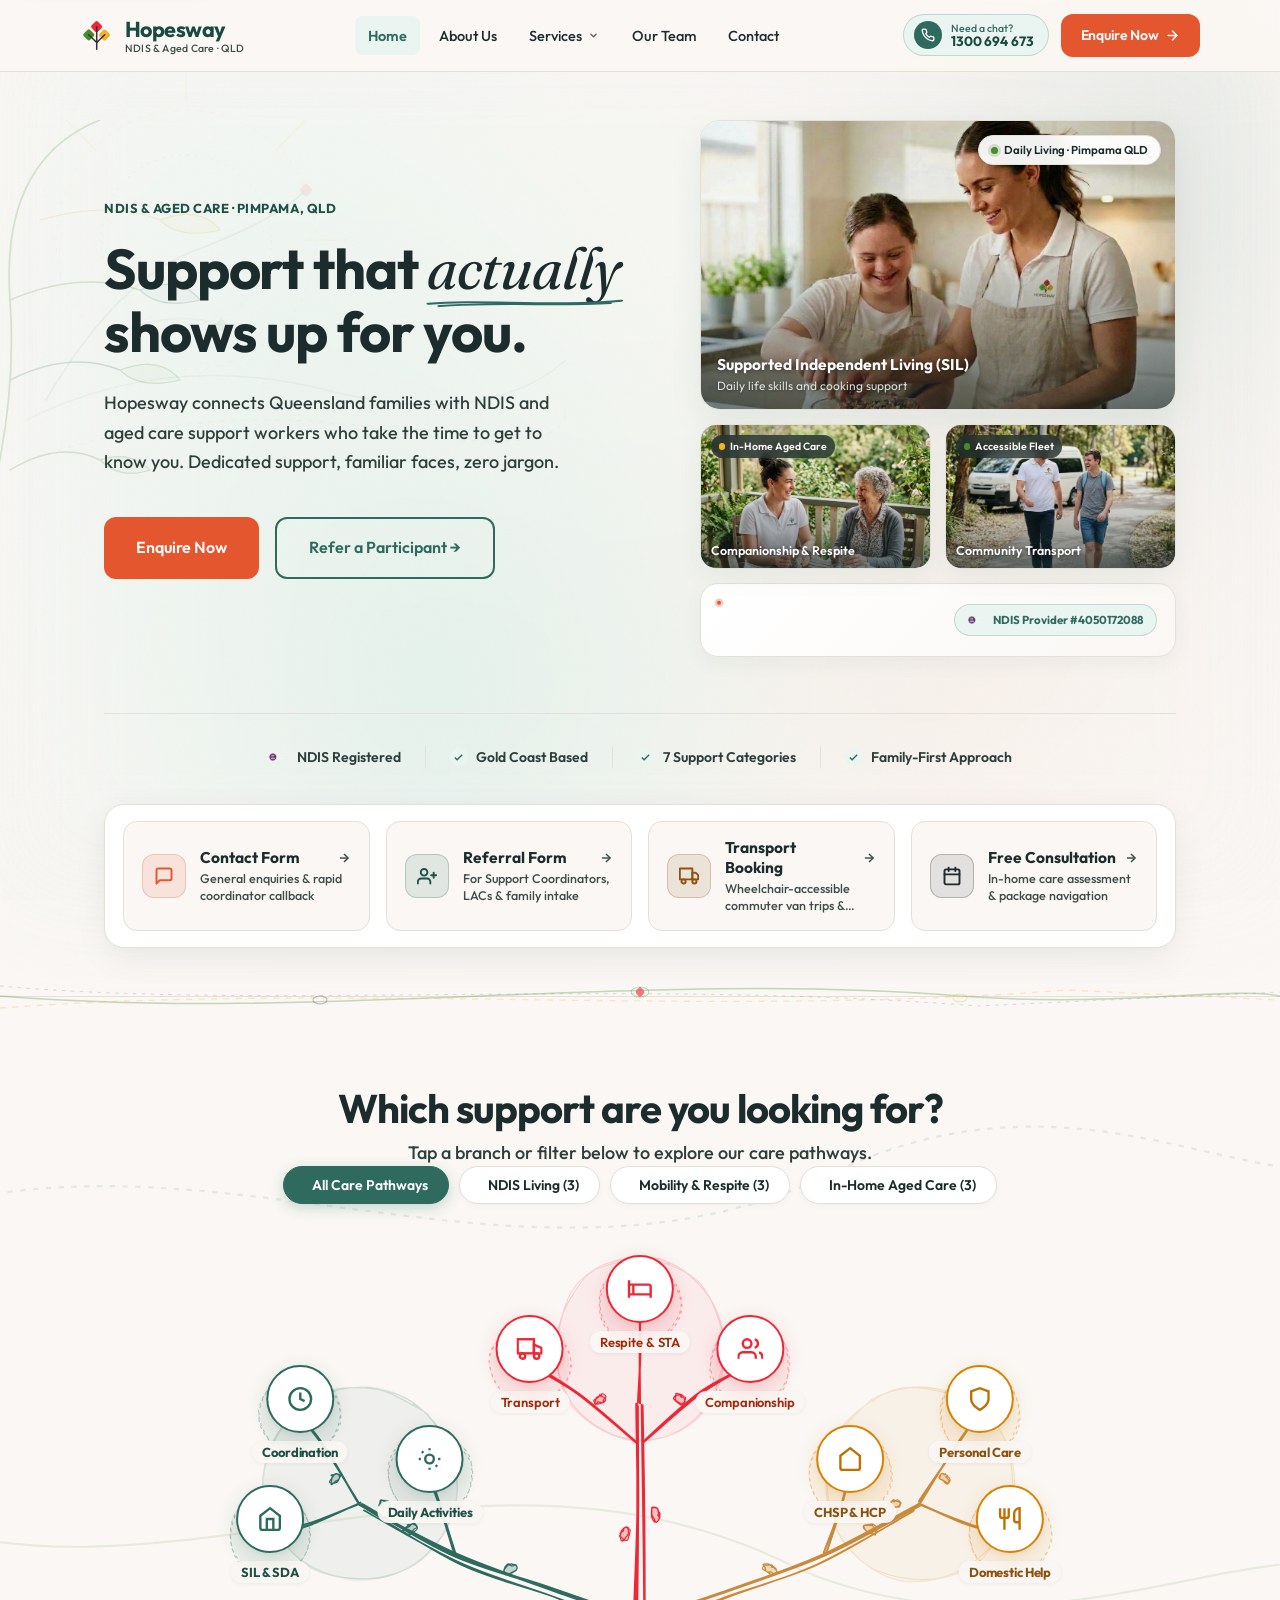
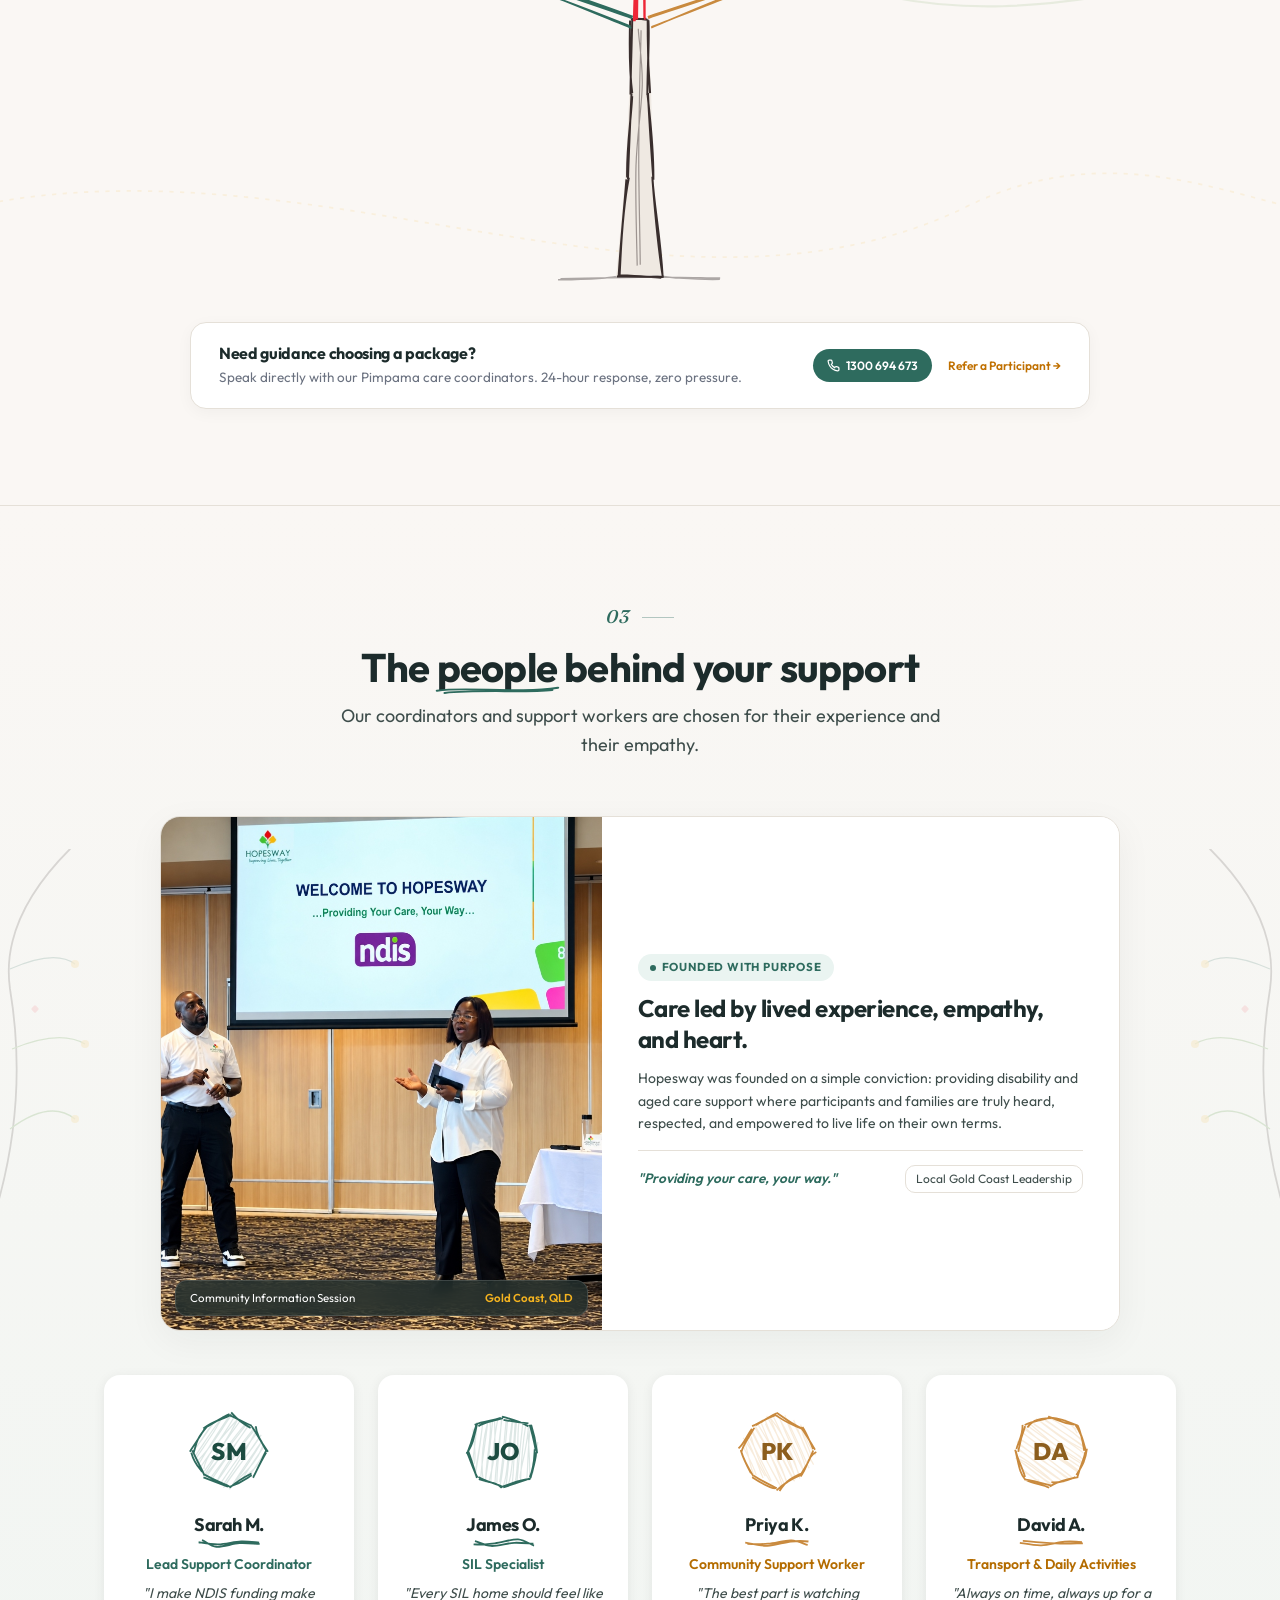
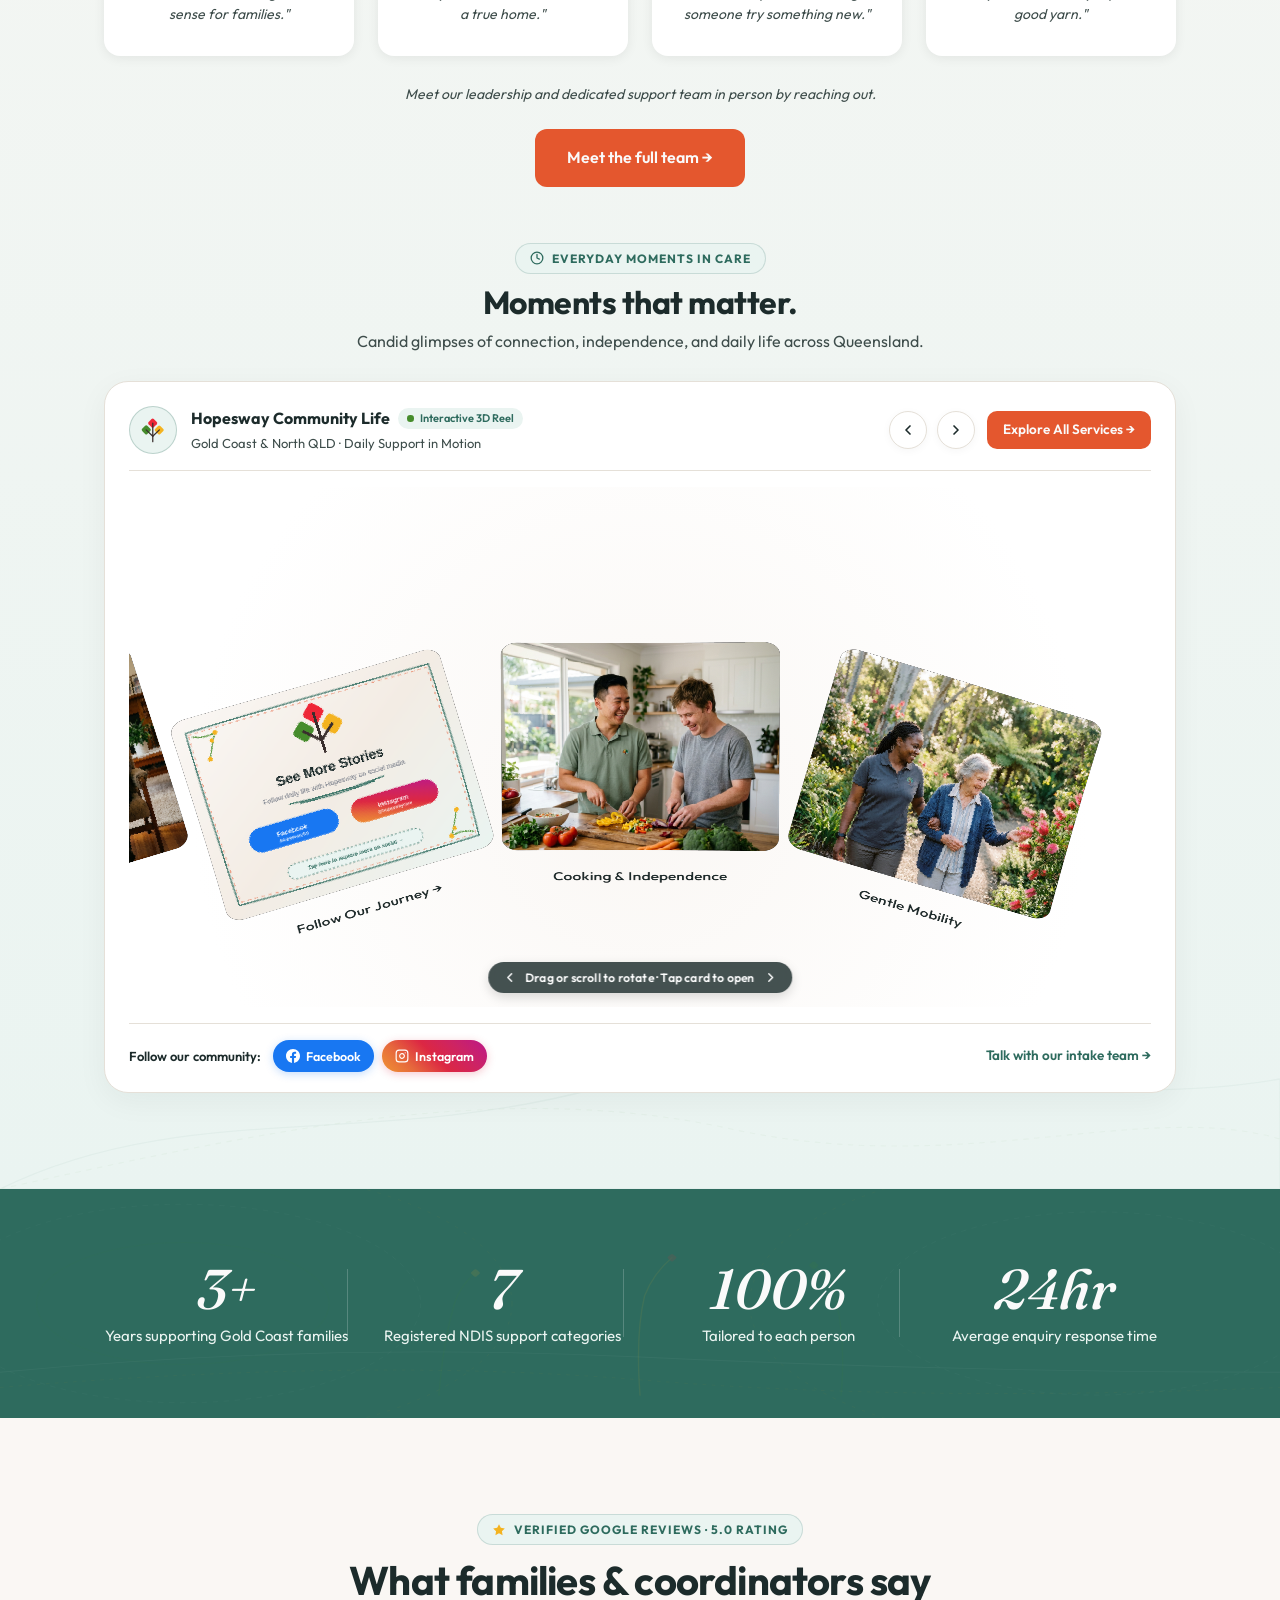
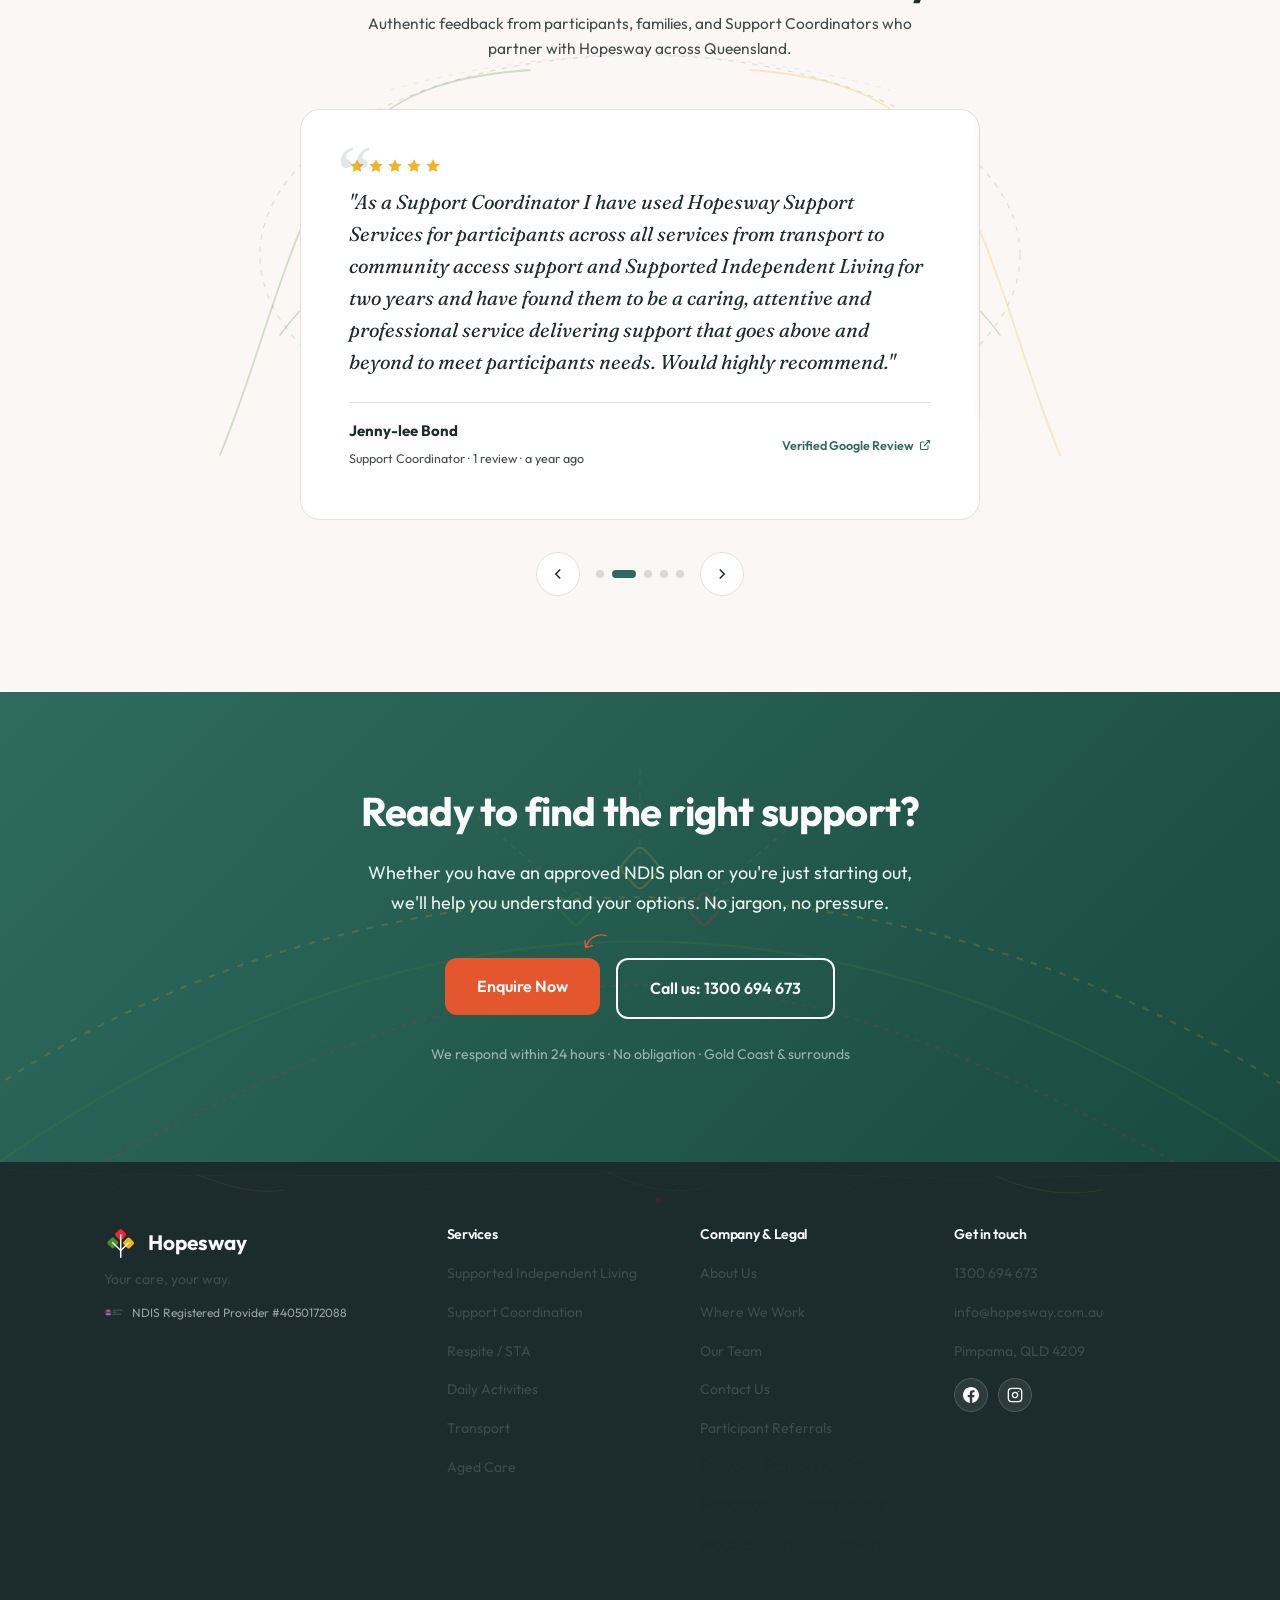
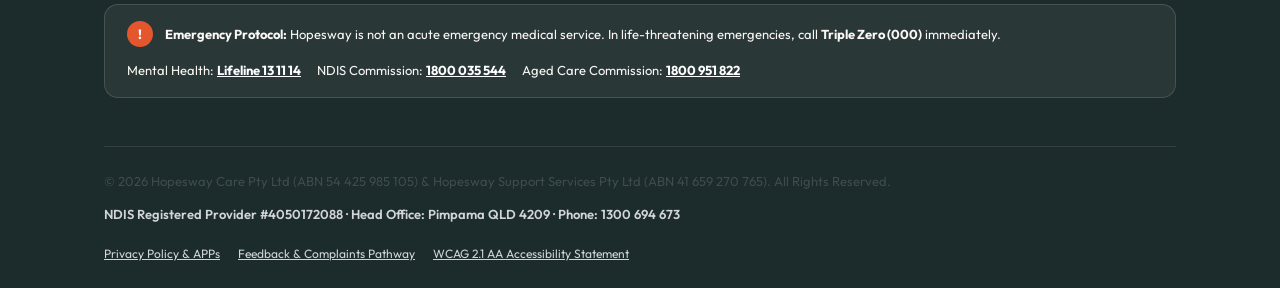
<file: index.html>
<!DOCTYPE html>
<html lang="en-AU">
<head>
  <meta charset="UTF-8">
  <meta name="viewport" content="width=device-width, initial-scale=1.0">
  <title>NDIS &amp; Aged Care Support in Pimpama &amp; Gold Coast | Hopesway</title>
  <meta name="description" content="Hopesway connects Queensland families with experienced, dedicated NDIS and aged care support workers. Your care, your way in Pimpama, Gold Coast, and beyond.">
  <link rel="preconnect" href="https://fonts.googleapis.com">
  <link rel="preconnect" href="https://fonts.gstatic.com" crossorigin>
  <link href="https://fonts.googleapis.com/css2?family=Caveat:wght@600;700&family=Fraunces:ital,wght@1,400;1,500&family=Outfit:wght@400;500;600;700;800&display=swap" rel="stylesheet">
  
  <!-- Preconnect and DNS-Prefetch for Form & Chat Gateways -->
  <link rel="dns-prefetch" href="https://api.leadconnectorhq.com">
  <link rel="preconnect" href="https://api.leadconnectorhq.com" crossorigin>
  <link rel="dns-prefetch" href="https://services.leadconnectorhq.com">
  <link rel="preconnect" href="https://services.leadconnectorhq.com" crossorigin>
  <link rel="dns-prefetch" href="https://support.hopesway.com.au">
  <link rel="preconnect" href="https://support.hopesway.com.au">
  <link rel="dns-prefetch" href="https://widgets.leadconnectorhq.com">
  <link rel="preconnect" href="https://widgets.leadconnectorhq.com" crossorigin>

  <link rel="icon" type="image/svg+xml" href="favicon.svg">
  <link rel="alternate icon" href="favicon.svg">
  <script src="rough.js"></script>
  <style>
    /* ================================================================
       RESET & BASE
       ================================================================ */
    *, *::before, *::after { margin: 0; padding: 0; box-sizing: border-box; }
    html { scroll-behavior: smooth; -webkit-font-smoothing: antialiased; overflow-x: clip; width: 100%; box-sizing: border-box; }
    body {
      font-family: 'Outfit', sans-serif;
      font-size: 18px;
      line-height: 1.6;
      color: #1C2B2B;
      background: #FAF7F4;
      overflow-x: clip;
      width: 100%;
      position: relative;
    }
    img { max-width: 100%; display: block; }
    a { text-decoration: none; color: inherit; }
    button { font-family: inherit; cursor: pointer; border: none; background: none; }
    ul, ol { list-style: none; }
    h1, h2, h3, h4 { line-height: 1.15; letter-spacing: -0.02em; }

    /* ================================================================
       DESIGN TOKENS
       ================================================================ */
    :root {
      --bg: #FAF7F4;
      --surface: #FFFFFF;
      --border: #E5E0D8;
      --brand: #2E6B5E;
      --brand-light: #EAF4F1;
      --brand-dark: #1A4A3F;
      --accent: #E4572E;
      --accent-hover: #C94420;
      /* Logo Specific Brand Colors */
      --logo-red: #EE2737;
      --logo-green: #468C2C;
      --logo-gold: #F4B320;
      --logo-trunk: #392E2D;
      --text: #1C2B2B;
      --text-muted: #3E4D4B; /* Calibrated high-contrast muted text (8.2:1 against #FAF7F4, 8.7:1 against #FFFFFF, WCAG AAA compliant) */
      --text-ochre: #8C5310; /* Rich high-contrast amber/gold text (>6.1:1 contrast) */
      --text-green-deep: #1E5045; /* Rich high-contrast brand green text (>6.8:1 contrast) */
      --text-coral: #C94420;
      --shadow-card: 0 2px 12px rgba(0,0,0,0.07);
      --shadow-card-hover: 0 8px 28px rgba(0,0,0,0.12);
      --radius-card: 16px;
      --radius-btn: 12px;
      --radius-input: 10px;
      --nav-h: 72px;
    }

    /* ================================================================
       DISPLAY FONT — Fraunces (italic only)
       Used for: pull-quotes, stat numbers, hero accent word
       NEVER for body copy or nav
       ================================================================ */
    .font-display {
      font-family: 'Fraunces', Georgia, serif;
      font-style: italic;
      font-weight: 400;
    }
    .font-display-500 {
      font-family: 'Fraunces', Georgia, serif;
      font-style: italic;
      font-weight: 500;
    }
    .section-num {
      display: inline-flex;
      align-items: center;
      gap: 12px;
      font-family: 'Fraunces', Georgia, serif;
      font-style: italic;
      font-weight: 500;
      font-size: 1.15rem;
      color: var(--brand);
      margin-bottom: 12px;
      letter-spacing: 0.04em;
    }
    .section-num::after {
      content: '';
      display: inline-block;
      width: 32px;
      height: 1px;
      background: var(--brand);
      opacity: 0.35;
    }

    /* ================================================================
       BACKGROUND SHADER — living organic ambient mesh & tactile grain
       ================================================================ */
    .ambient-canvas {
      position: fixed;
      top: 0;
      left: 0;
      width: 100%;
      height: 100%;
      z-index: -2;
      pointer-events: none;
      filter: blur(52px);
      opacity: 0.9;
    }
    body::before {
      content: '';
      position: fixed;
      inset: 0;
      z-index: -3;
      background: #FAF7F4;
      pointer-events: none;
    }
    body::after {
      content: '';
      position: fixed;
      inset: 0;
      z-index: -1;
      opacity: 0.28;
      background-image: url("data:image/svg+xml,%3Csvg viewBox='0 0 256 256' xmlns='http://www.w3.org/2000/svg'%3E%3Cfilter id='n'%3E%3CfeTurbulence type='fractalNoise' baseFrequency='0.85' numOctaves='4' stitchTiles='stitch'/%3E%3C/filter%3E%3Crect width='100%25' height='100%25' filter='url(%23n)' opacity='0.08'/%3E%3C/svg%3E");
      background-repeat: repeat;
      background-size: 256px 256px;
      pointer-events: none;
      mix-blend-mode: multiply;
    }

    /* ================================================================
       UTILITIES
       ================================================================ */
    .container {
      max-width: 1200px;
      margin: 0 auto;
      padding: 0 24px;
      width: 100%;
      box-sizing: border-box;
    }
    @media (min-width: 768px) {
      .container { padding: 0 48px; }
    }
    @media (min-width: 1280px) {
      .container { padding: 0 64px; }
    }

    /* ================================================================
       BUTTONS
       ================================================================ */
    .btn-primary {
      display: inline-flex;
      align-items: center;
      gap: 8px;
      padding: 16px 32px;
      background: var(--accent);
      color: #FAFAFA;
      font-size: 16px;
      font-weight: 600;
      border-radius: var(--radius-btn);
      transition: background 200ms ease, transform 200ms ease;
    }
    .btn-primary:hover {
      background: var(--accent-hover);
      transform: scale(1.02);
    }
    .btn-secondary {
      display: inline-flex;
      align-items: center;
      gap: 8px;
      padding: 16px 32px;
      background: transparent;
      color: var(--brand);
      font-size: 16px;
      font-weight: 600;
      border: 2px solid var(--brand);
      border-radius: var(--radius-btn);
      transition: background 200ms ease, color 200ms ease;
    }
    .btn-secondary:hover {
      background: var(--brand);
      color: #FAFAFA;
    }
    .btn-secondary--white {
      border-color: #FAFAFA;
      color: #FAFAFA;
    }
    .btn-secondary--white:hover {
      background: #FAFAFA;
      color: var(--brand-dark);
    }

    /* ================================================================
       NAVIGATION
       ================================================================ */
    .nav {
      position: fixed;
      top: 0;
      left: 0;
      width: 100%;
      height: var(--nav-h);
      background: rgba(250, 247, 244, 0.94);
      backdrop-filter: blur(14px);
      -webkit-backdrop-filter: blur(14px);
      border-bottom: 1px solid var(--border);
      z-index: 1000;
      transition: background 250ms ease, box-shadow 250ms ease, border-color 250ms ease;
    }
    .nav.scrolled {
      background: rgba(255, 255, 255, 0.98);
      box-shadow: 0 4px 20px rgba(28, 43, 43, 0.07);
      border-bottom-color: rgba(229, 224, 216, 0.8);
    }
    .nav-inner {
      max-width: 1200px;
      margin: 0 auto;
      padding: 0 24px;
      height: 100%;
      display: flex;
      align-items: center;
      justify-content: space-between;
      width: 100%;
      box-sizing: border-box;
    }
    @media (min-width: 768px) {
      .nav-inner { padding: 0 32px; }
    }
    @media (min-width: 1100px) {
      .nav-inner { padding: 0 40px; }
    }
    .nav-brand {
      display: inline-flex;
      align-items: center;
      gap: 11px;
      text-decoration: none;
      flex-shrink: 0;
    }
    .brand-logo-icon {
      width: 34px;
      height: 34px;
      flex-shrink: 0;
      transition: transform 300ms cubic-bezier(0.34, 1.56, 0.64, 1);
    }
    .nav-brand:hover .brand-logo-icon {
      transform: scale(1.08) rotate(3deg);
    }
    .brand-text-col {
      display: flex;
      flex-direction: column;
      line-height: 1.15;
    }
    .brand-name {
      font-size: 1.35rem;
      font-weight: 700;
      color: var(--brand-dark);
      letter-spacing: -0.025em;
    }
    .brand-subtext {
      font-size: 10.5px;
      font-weight: 500;
      color: var(--text-muted);
      letter-spacing: 0.02em;
    }
    @media (max-width: 480px) {
      .brand-subtext { display: none; }
    }

    /* Primary Nav Links */
    .nav-links {
      display: none;
      align-items: center;
      gap: 6px;
    }
    @media (min-width: 980px) {
      .nav-links { display: flex; }
    }
    .nav-item {
      position: relative;
    }
    .nav-link {
      display: inline-flex;
      align-items: center;
      gap: 5px;
      padding: 8px 13px;
      font-size: 14.5px;
      font-weight: 500;
      color: var(--text);
      border-radius: 8px;
      text-decoration: none;
      transition: color 180ms ease, background-color 180ms ease;
    }
    .nav-link:hover {
      color: var(--brand);
      background-color: rgba(46, 107, 94, 0.06);
    }
    .nav-link.active {
      color: var(--brand);
      font-weight: 600;
      background-color: var(--brand-light);
    }
    .nav-chevron {
      width: 13px;
      height: 13px;
      transition: transform 200ms ease;
      opacity: 0.7;
    }
    .nav-item:hover .nav-chevron,
    .nav-item:focus-within .nav-chevron {
      transform: rotate(180deg);
      opacity: 1;
    }

    /* Flyout Dropdown for Services */
    .nav-dropdown {
      position: absolute;
      top: calc(100% + 10px);
      left: 50%;
      transform: translateX(-50%) translateY(8px);
      width: 590px;
      background: var(--surface);
      border: 1px solid var(--border);
      border-radius: 16px;
      box-shadow: 0 18px 42px rgba(28, 43, 43, 0.12);
      padding: 18px 20px 14px;
      opacity: 0;
      pointer-events: none;
      transition: opacity 220ms ease, transform 220ms ease;
      z-index: 1050;
    }
    .nav-dropdown::before {
      content: '';
      position: absolute;
      top: -14px;
      left: 0;
      width: 100%;
      height: 16px;
    }
    .nav-item:hover .nav-dropdown,
    .nav-item:focus-within .nav-dropdown {
      opacity: 1;
      pointer-events: auto;
      transform: translateX(-50%) translateY(0);
    }
    .dropdown-header-strip {
      margin-bottom: 12px;
      padding-bottom: 8px;
      border-bottom: 1px solid var(--border);
      display: flex;
      align-items: center;
      justify-content: space-between;
    }
    .dropdown-pill {
      font-size: 11px;
      font-weight: 600;
      color: var(--brand);
      background: var(--brand-light);
      padding: 3px 9px;
      border-radius: 999px;
      letter-spacing: 0.02em;
    }
    .dropdown-grid {
      display: grid;
      grid-template-columns: 1fr 1fr;
      gap: 16px;
    }
    .dropdown-col-title {
      font-size: 11.5px;
      font-weight: 700;
      text-transform: uppercase;
      letter-spacing: 0.05em;
      color: var(--brand-dark);
      margin-bottom: 8px;
      display: flex;
      align-items: center;
      gap: 6px;
    }
    .dropdown-card-link {
      display: block;
      padding: 7px 10px;
      border-radius: 8px;
      text-decoration: none;
      transition: background 150ms ease, transform 150ms ease;
    }
    .dropdown-card-link:hover {
      background: var(--brand-light);
      transform: translateX(2px);
    }
    .dropdown-card-title {
      font-size: 13.5px;
      font-weight: 600;
      color: var(--brand-dark);
      display: block;
      line-height: 1.25;
    }
    .dropdown-card-desc {
      font-size: 11.5px;
      color: var(--text-muted);
      line-height: 1.35;
      margin-top: 2px;
      display: block;
    }
    .dropdown-trust-box {
      margin-top: 10px;
      padding: 10px;
      border-radius: 8px;
      background: rgba(234, 244, 241, 0.6);
      border: 1px dashed rgba(46, 107, 94, 0.3);
      display: flex;
      flex-direction: column;
      gap: 2px;
    }
    .dropdown-trust-num {
      font-size: 11px;
      font-weight: 700;
      color: var(--brand);
    }
    .dropdown-trust-text {
      font-size: 11px;
      color: var(--text-muted);
      line-height: 1.3;
    }
    .dropdown-footer {
      margin-top: 12px;
      padding-top: 10px;
      border-top: 1px solid var(--border);
      display: flex;
      align-items: center;
      justify-content: space-between;
      font-size: 12.5px;
    }
    .dropdown-footer a {
      color: var(--brand);
      font-weight: 600;
      text-decoration: none;
      display: inline-flex;
      align-items: center;
      gap: 5px;
      transition: color 150ms ease;
    }
    .dropdown-footer a:hover {
      color: var(--brand-dark);
      text-decoration: underline;
    }
    .dropdown-tag {
      font-size: 11.5px;
      color: var(--text-muted);
    }

    /* Right Action Bar (Direct Phone Pill + CTA) */
    .nav-actions {
      display: flex;
      align-items: center;
      gap: 12px;
      flex-shrink: 0;
    }
    .nav-phone-pill {
      display: none;
      align-items: center;
      gap: 9px;
      padding: 6px 14px 6px 10px;
      background: var(--brand-light);
      border: 1px solid rgba(46, 107, 94, 0.22);
      border-radius: 999px;
      text-decoration: none;
      transition: background 180ms ease, border-color 180ms ease, transform 180ms ease;
    }
    @media (min-width: 680px) {
      .nav-phone-pill { display: inline-flex; }
    }
    .nav-phone-pill:hover {
      background: #d8ece7;
      border-color: var(--brand);
      transform: translateY(-1px);
    }
    .phone-icon-dot {
      width: 28px;
      height: 28px;
      border-radius: 50%;
      background: var(--brand);
      color: #FFFFFF;
      display: flex;
      align-items: center;
      justify-content: center;
      flex-shrink: 0;
      transition: transform 200ms ease;
    }
    .nav-phone-pill:hover .phone-icon-dot {
      transform: scale(1.08);
    }
    .phone-text-wrap {
      display: flex;
      flex-direction: column;
      line-height: 1.15;
    }
    .phone-label {
      font-size: 10.5px;
      color: var(--brand);
      font-weight: 500;
    }
    .phone-num {
      font-size: 13.5px;
      font-weight: 700;
      color: var(--brand-dark);
      letter-spacing: -0.01em;
    }
    .nav-cta {
      display: none;
      padding: 10px 20px;
      font-size: 14px;
      font-weight: 600;
      letter-spacing: -0.01em;
      gap: 6px;
      align-items: center;
    }
    @media (min-width: 860px) {
      .nav-cta { display: inline-flex; }
    }

    /* Mobile Hamburger */
    .nav-hamburger {
      display: flex;
      flex-direction: column;
      justify-content: center;
      align-items: center;
      gap: 5px;
      width: 42px;
      height: 42px;
      padding: 8px;
      border-radius: 10px;
      background: rgba(46, 107, 94, 0.06);
      border: 1px solid var(--border);
      cursor: pointer;
      transition: background 150ms ease;
    }
    @media (min-width: 980px) {
      .nav-hamburger { display: none; }
    }
    .nav-hamburger:hover {
      background: rgba(46, 107, 94, 0.12);
    }
    .nav-hamburger span {
      display: block;
      width: 20px;
      height: 2px;
      background: var(--brand-dark);
      border-radius: 2px;
      transition: transform 200ms ease, opacity 200ms ease;
    }
    .nav-hamburger.open span:nth-child(1) { transform: translateY(7px) rotate(45deg); }
    .nav-hamburger.open span:nth-child(2) { opacity: 0; }
    .nav-hamburger.open span:nth-child(3) { transform: translateY(-7px) rotate(-45deg); }

    /* Mobile Menu Drawer */
    .mobile-menu {
      display: none;
      position: fixed;
      top: var(--nav-h);
      left: 0;
      width: 100%;
      max-height: calc(100vh - var(--nav-h));
      overflow-y: auto;
      background: var(--bg);
      border-bottom: 1px solid var(--border);
      padding: 18px 20px 24px;
      z-index: 999;
      flex-direction: column;
      gap: 12px;
      box-shadow: 0 12px 32px rgba(28, 43, 43, 0.12);
    }
    .mobile-menu.open { display: flex; }
    .mobile-call-banner {
      display: flex;
      align-items: center;
      justify-content: space-between;
      padding: 12px 16px;
      background: var(--brand-light);
      border: 1px solid rgba(46, 107, 94, 0.22);
      border-radius: 12px;
      color: var(--brand-dark);
      text-decoration: none;
    }
    .mobile-call-banner:hover { background: #d8ece7; }
    .mobile-nav-group {
      display: flex;
      flex-direction: column;
      gap: 4px;
    }
    .mobile-link {
      padding: 11px 14px;
      font-size: 15.5px;
      font-weight: 500;
      color: var(--text);
      border-radius: 8px;
      text-decoration: none;
      transition: background 150ms ease;
      display: flex;
      align-items: center;
      justify-content: space-between;
    }
    .mobile-link:hover,
    .mobile-link.active {
      background: var(--brand-light);
      color: var(--brand);
      font-weight: 600;
    }
    .mobile-sub-services {
      padding: 4px 0 6px 14px;
      display: flex;
      flex-direction: column;
      gap: 3px;
    }
    .mobile-sub-link {
      padding: 7px 10px;
      font-size: 13.5px;
      color: var(--text-muted);
      border-radius: 6px;
      text-decoration: none;
      display: flex;
      align-items: center;
      gap: 8px;
    }
    .mobile-sub-link:hover {
      color: var(--brand);
      background: rgba(46, 107, 94, 0.05);
    }
    .mobile-sub-bullet {
      width: 5px;
      height: 5px;
      border-radius: 50%;
      background: var(--brand);
      flex-shrink: 0;
    }
    .mobile-menu .btn-primary {
      width: 100%;
      justify-content: center;
      padding: 13px;
      margin-top: 4px;
    }
    .mobile-menu-footer {
      font-size: 11.5px;
      color: var(--text-muted);
      text-align: center;
      padding-top: 6px;
    }

    /* ================================================================
       SECTION 1 — HERO
       ================================================================ */
    .hero {
      position: relative;
      overflow: hidden;
      min-height: 100vh;
      padding-top: calc(var(--nav-h) + 48px);
      padding-bottom: 48px;
      display: flex;
      flex-direction: column;
      justify-content: center;
    }
    .hero-branch-art {
      position: absolute;
      top: 12%;
      left: -20px;
      width: 260px;
      height: 480px;
      pointer-events: none;
      opacity: 0.18;
      z-index: 0;
    }
    .hero-canopy-art {
      position: absolute;
      top: 6%;
      left: 2%;
      width: 540px;
      height: 440px;
      pointer-events: none;
      opacity: 0.14;
      z-index: 0;
    }
    .hero-drift-leaves {
      position: absolute;
      inset: 0;
      width: 100%;
      height: 100%;
      pointer-events: none;
      z-index: 0;
    }
    .hero > .container {
      position: relative;
      z-index: 1;
    }
    .hero-grid {
      display: grid;
      grid-template-columns: 1fr;
      gap: 40px;
      align-items: center;
    }
    @media (min-width: 992px) {
      .hero-grid {
        grid-template-columns: minmax(0, 1.15fr) minmax(0, 1fr);
        gap: 48px;
      }
    }
    .hero-content, .hero-visual {
      min-width: 0;
    }
    .hero-label {
      font-size: 13px;
      font-weight: 600;
      letter-spacing: 2px;
      text-transform: uppercase;
      color: var(--brand);
      margin-bottom: 16px;
    }
    .hero h1 {
      font-size: clamp(36px, 5vw, 56px);
      font-weight: 700;
      color: var(--text);
      line-height: 1.12;
      max-width: 540px;
    }
    .hero-desc {
      font-size: 18px;
      color: var(--text-muted);
      margin-top: 24px;
      max-width: 480px;
      line-height: 1.65;
    }
    .hero-btns {
      display: flex;
      flex-wrap: wrap;
      gap: 16px;
      margin-top: 40px;
    }
    @media (max-width: 500px) {
      .hero-btns { flex-direction: column; }
      .hero-btns .btn-primary,
      .hero-btns .btn-secondary { width: 100%; justify-content: center; }
    }
    .hero-visual {
      position: relative;
    }
    /* ================================================================
       HERO BENTO GRID (Decluttered, Zero Overlap, Rich Scenarios)
       ================================================================ */
    .hero-bento-grid {
      display: grid;
      grid-template-columns: 1fr 1fr;
      gap: 14px;
      width: 100%;
      position: relative;
      box-sizing: border-box;
    }
    @media (max-width: 540px) {
      .hero-bento-grid {
        grid-template-columns: 1fr;
        gap: 12px;
      }
    }

    /* Main Feature Card (Full Width Span: Cooking & Daily Living) */
    .bento-card-main {
      grid-column: 1 / -1;
      position: relative;
      border-radius: 20px;
      overflow: hidden;
      box-shadow: 0 12px 32px rgba(46, 107, 94, 0.09);
      border: 1px solid var(--border);
      background: var(--surface);
      height: 270px;
      transition: transform 250ms ease, box-shadow 250ms ease;
      cursor: pointer;
      box-sizing: border-box;
    }
    @media (min-width: 768px) {
      .bento-card-main { height: 290px; }
    }
    .bento-card-main:hover {
      transform: translateY(-3px);
      box-shadow: 0 18px 42px rgba(46, 107, 94, 0.14);
    }
    .bento-img {
      width: 100%;
      height: 100%;
      object-fit: cover;
      display: block;
      transition: transform 450ms ease;
    }
    .bento-card-main:hover .bento-img,
    .bento-card-sub:hover .bento-img {
      transform: scale(1.03);
    }
    .bento-photo-gradient {
      position: absolute;
      inset: 0;
      background: linear-gradient(180deg, rgba(28, 43, 43, 0.05) 45%, rgba(28, 43, 43, 0.6) 100%);
      pointer-events: none;
    }
    .bento-top-pill {
      position: absolute;
      top: 14px;
      right: 14px;
      background: rgba(255, 255, 255, 0.94);
      backdrop-filter: blur(8px);
      -webkit-backdrop-filter: blur(8px);
      border: 1px solid var(--border);
      font-size: 11.5px;
      font-weight: 600;
      color: var(--text);
      padding: 5px 12px;
      border-radius: 999px;
      display: inline-flex;
      align-items: center;
      gap: 6px;
      z-index: 2;
      box-shadow: 0 4px 14px rgba(0,0,0,0.06);
    }
    .pill-dot {
      width: 7px;
      height: 7px;
      border-radius: 50%;
      background: var(--logo-green);
      box-shadow: 0 0 0 3px rgba(70, 140, 44, 0.2);
    }
    .bento-bottom-info {
      position: absolute;
      bottom: 14px;
      left: 16px;
      right: 16px;
      display: flex;
      flex-direction: column;
      gap: 2px;
      z-index: 2;
      color: #FFFFFF;
      pointer-events: none;
    }
    .bento-service-title {
      font-size: 15.5px;
      font-weight: 700;
      color: #FAFAFA;
      line-height: 1.2;
      text-shadow: 0 1px 4px rgba(0,0,0,0.5);
    }
    .bento-service-sub {
      font-size: 12px;
      color: rgba(234, 244, 241, 0.9);
      text-shadow: 0 1px 3px rgba(0,0,0,0.4);
    }

    /* Companion Bento Tiles (Aged Care & Community Transport) */
    .bento-card-sub {
      position: relative;
      border-radius: 16px;
      overflow: hidden;
      box-shadow: 0 8px 24px rgba(46, 107, 94, 0.07);
      border: 1px solid var(--border);
      background: var(--surface);
      height: 145px;
      transition: transform 250ms ease, box-shadow 250ms ease;
      cursor: pointer;
      box-sizing: border-box;
    }
    .bento-card-sub:hover {
      transform: translateY(-3px);
      box-shadow: 0 14px 30px rgba(46, 107, 94, 0.12);
    }
    .bento-sub-badge {
      position: absolute;
      top: 10px;
      left: 10px;
      background: rgba(28, 43, 43, 0.76);
      backdrop-filter: blur(6px);
      -webkit-backdrop-filter: blur(6px);
      color: #FAFAFA;
      font-size: 10.5px;
      font-weight: 600;
      padding: 3px 8px;
      border-radius: 999px;
      display: inline-flex;
      align-items: center;
      gap: 5px;
      z-index: 2;
    }
    .bento-sub-caption {
      position: absolute;
      bottom: 10px;
      left: 10px;
      right: 10px;
      font-size: 12.5px;
      font-weight: 700;
      color: #FFFFFF;
      line-height: 1.2;
      text-shadow: 0 1px 3px rgba(0,0,0,0.6);
      z-index: 2;
      pointer-events: none;
    }

    /* Dedicated Tagline & Registration Showcase Card (Zero Collision) */
    .hero-bento-banner {
      grid-column: 1 / -1;
      background: linear-gradient(135deg, #FFFFFF 0%, #FAF7F4 100%);
      border: 1px solid var(--border);
      border-radius: 18px;
      box-shadow: 0 6px 20px rgba(46, 107, 94, 0.06);
      padding: 12px 18px;
      display: flex;
      align-items: center;
      justify-content: space-between;
      gap: 16px;
      cursor: pointer;
      transition: box-shadow 200ms ease, transform 200ms ease;
      box-sizing: border-box;
      width: 100%;
    }
    @media (max-width: 600px) {
      .hero-bento-banner {
        flex-direction: column;
        align-items: center;
        text-align: center;
        padding: 16px 14px;
        gap: 12px;
      }
    }
    .hero-bento-banner:hover {
      transform: translateY(-2px);
      box-shadow: 0 10px 26px rgba(46, 107, 94, 0.1);
    }
    .bento-tagline-col {
      display: flex;
      align-items: center;
      flex: 1;
      min-width: 0;
    }
    .hero-tagline-box {
      position: relative;
      width: 320px;
      max-width: 100%;
      height: 48px;
      display: flex;
      align-items: center;
      justify-content: flex-start;
    }
    @media (max-width: 600px) {
      .hero-tagline-box {
        justify-content: center;
      }
    }
    .tagline-svg {
      width: 100%;
      height: 100%;
      overflow: visible;
    }
    .write-mask-path {
      stroke: #FFFFFF;
      stroke-width: 58;
      stroke-linecap: round;
      stroke-linejoin: round;
      fill: none;
      stroke-dasharray: 400;
      stroke-dashoffset: 400;
      animation: writeMaskAnim 6s cubic-bezier(0.25, 1, 0.5, 1) infinite;
    }
    @keyframes writeMaskAnim {
      0%, 6% { stroke-dashoffset: 400; }
      48% { stroke-dashoffset: 0; }
      88% { stroke-dashoffset: 0; opacity: 1; }
      96% { opacity: 0; stroke-dashoffset: 0; }
      100% { stroke-dashoffset: 400; opacity: 0; }
    }
    .cursive-tagline-text {
      font-family: 'Caveat', cursive;
      font-size: 34px;
      font-weight: 700;
      fill: #392E2D;
      letter-spacing: 0.5px;
      user-select: none;
    }
    .tagline-doodle-underline {
      stroke: #E4572E;
      stroke-width: 2.4;
      stroke-linecap: round;
      stroke-linejoin: round;
      fill: none;
      stroke-dasharray: 280;
      stroke-dashoffset: 280;
      animation: doodleUnderlineAnim 6s cubic-bezier(0.25, 1, 0.5, 1) infinite;
    }
    @keyframes doodleUnderlineAnim {
      0%, 46% { stroke-dashoffset: 280; opacity: 0; }
      50% { opacity: 1; }
      68% { stroke-dashoffset: 0; opacity: 1; }
      88% { stroke-dashoffset: 0; opacity: 1; }
      96% { opacity: 0; }
      100% { stroke-dashoffset: 280; opacity: 0; }
    }
    .writing-pen-sparkle {
      fill: #E4572E;
      animation: sparkleMove 6s cubic-bezier(0.25, 1, 0.5, 1) infinite;
    }
    @keyframes sparkleMove {
      0%, 5% { transform: translate(18px, 26px) scale(0); opacity: 0; }
      6% { transform: translate(18px, 26px) scale(1); opacity: 1; }
      48% { transform: translate(305px, 30px) scale(1); opacity: 1; }
      52% { transform: translate(305px, 30px) scale(0); opacity: 0; }
      100% { opacity: 0; }
    }
    .bento-reg-pill {
      display: inline-flex;
      align-items: center;
      gap: 7px;
      background: var(--brand-light);
      border: 1px solid rgba(46, 107, 94, 0.2);
      color: var(--brand);
      font-size: 11.5px;
      font-weight: 700;
      padding: 6px 13px;
      border-radius: 999px;
      white-space: nowrap;
      flex-shrink: 0;
    }
    .bento-reg-pill svg {
      width: 14px;
      height: 14px;
      color: var(--brand);
      flex-shrink: 0;
    }

    /* Trust bar */
    .trust-bar {
      margin-top: 56px;
      padding-top: 32px;
      border-top: 1px solid var(--border);
      display: flex;
      flex-wrap: wrap;
      justify-content: center;
      gap: 16px 0;
    }
    .trust-item {
      display: flex;
      align-items: center;
      gap: 8px;
      font-size: 14px;
      color: var(--text-muted);
      padding: 0 24px;
    }
    .trust-item:not(:last-child) {
      border-right: 1px solid var(--border);
    }
    @media (max-width: 700px) {
      .trust-item { border-right: none !important; padding: 4px 16px; }
    }
    .trust-check {
      width: 18px;
      height: 18px;
      background: var(--brand-light);
      border-radius: 50%;
      display: flex;
      align-items: center;
      justify-content: center;
      flex-shrink: 0;
    }
    .trust-check svg { width: 11px; height: 11px; color: var(--brand); }

    /* Meandering River Divider */
    .nature-divider {
      position: relative;
      width: 100%;
      height: 52px;
      overflow: hidden;
      line-height: 0;
      pointer-events: none;
      margin-top: -26px;
      margin-bottom: -26px;
      z-index: 2;
    }
    .nature-divider svg {
      width: 100%;
      height: 100%;
      display: block;
    }

    /* ================================================================
       SECTION 2 — NEAT & UNCLUTTERED CARE TREE ECOSYSTEM
       ================================================================ */
    .care-tree-section {
      position: relative;
      overflow: hidden;
      background: #FAF7F4;
      padding: 88px 0 96px;
      border-top: 1px solid var(--border);
      border-bottom: 1px solid var(--border);
    }
    .care-tree-bg-art {
      position: absolute;
      inset: 0;
      width: 100%;
      height: 100%;
      pointer-events: none;
      opacity: 0.1;
      z-index: 0;
    }
    .care-tree-inner {
      position: relative;
      z-index: 2;
      max-width: 1200px;
      margin: 0 auto;
      padding: 0 24px;
      width: 100%;
      box-sizing: border-box;
    }
    @media (min-width: 768px) {
      .care-tree-inner { padding: 0 32px; }
    }
    @media (min-width: 1100px) {
      .care-tree-inner { padding: 0 40px; }
    }
    .care-tree-header {
      text-align: center;
      max-width: 760px;
      margin: 0 auto 36px;
    }
    .care-tree-tag {
      display: inline-flex;
      align-items: center;
      gap: 8px;
      font-size: 12px;
      font-weight: 700;
      letter-spacing: 2px;
      text-transform: uppercase;
      color: var(--brand);
      background: var(--brand-light);
      padding: 6px 16px;
      border-radius: 999px;
      margin-bottom: 14px;
      border: 1px solid rgba(46, 107, 94, 0.15);
    }
    .care-tree-header h2 {
      font-size: clamp(28px, 3.6vw, 38px);
      font-weight: 700;
      color: var(--text);
      line-height: 1.2;
      letter-spacing: -0.02em;
    }
    .care-tree-header p {
      font-size: 17px;
      color: var(--text-muted);
      margin-top: 12px;
      line-height: 1.6;
    }

    /* Filter Bar */
    .tree-filter-bar {
      display: flex;
      justify-content: center;
      align-items: center;
      gap: 10px;
      margin: 0 auto 40px;
      flex-wrap: wrap;
    }
    .tree-filter-btn {
      display: inline-flex;
      align-items: center;
      gap: 8px;
      padding: 9px 20px;
      font-size: 14px;
      font-weight: 600;
      color: var(--text);
      background: var(--surface);
      border: 1px solid var(--border);
      border-radius: 999px;
      cursor: pointer;
      transition: all 200ms ease;
      box-shadow: 0 2px 6px rgba(0,0,0,0.03);
    }
    .tree-filter-btn:hover {
      border-color: var(--brand);
      color: var(--brand-dark);
      transform: translateY(-1px);
    }
    .tree-filter-btn.active {
      background: var(--brand);
      color: #FFFFFF;
      border-color: var(--brand);
      box-shadow: 0 4px 14px rgba(46, 107, 94, 0.24);
    }
    .tree-filter-btn.active .filter-dot {
      background: #FFFFFF !important;
    }

    /* Mobile / Tablet Hand-Drawn Vertical Branching Spine Layout (< 1024px) */
    .leaf-canopy-container {
      position: relative;
      display: flex;
      flex-direction: column;
      gap: 32px;
      padding-left: 20px; /* Delicate slim margin for featherweight vertical spine */
      align-items: stretch;
      max-width: 820px;
      margin: 0 auto;
      box-sizing: border-box;
    }
    @media (max-width: 640px) {
      .care-tree-inner {
        padding: 0 14px;
      }
      .leaf-canopy-container {
        padding-left: 16px;
      }
    }
    .mobile-tree-spine {
      position: absolute;
      top: 0;
      left: 0;
      width: 22px;
      height: 100%;
      pointer-events: none;
      overflow: visible;
      z-index: 2;
    }
    .branch-limb {
      display: flex;
      flex-direction: column;
      gap: 16px;
      transition: opacity 250ms ease;
      min-width: 0;
    }
    .branch-limb.filtered-out {
      display: none;
    }

    /* Crown Header */
    .branch-crown {
      display: flex;
      align-items: center;
      justify-content: space-between;
      gap: 12px;
      padding: 14px 20px;
      border-radius: 14px;
      background: #FFFFFF;
      border: 1px solid var(--border);
      box-shadow: 0 2px 8px rgba(0,0,0,0.02);
      box-sizing: border-box;
    }
    .branch-crown.ndis-crown {
      border-left: 4px solid var(--brand);
      background: linear-gradient(135deg, rgba(46, 107, 94, 0.05) 0%, #FFFFFF 100%);
    }
    .branch-crown.community-crown {
      border-left: 4px solid #EE2737;
      background: linear-gradient(135deg, rgba(238, 39, 55, 0.06) 0%, #FFFFFF 100%);
    }
    .branch-crown.aged-crown {
      border-left: 4px solid #D98200;
      background: linear-gradient(135deg, rgba(244, 179, 32, 0.08) 0%, #FFFFFF 100%);
    }
    .crown-title-group {
      display: flex;
      align-items: center;
      gap: 10px;
    }
    .crown-title {
      font-size: 16.5px;
      font-weight: 700;
      color: var(--text);
    }
    .crown-count-badge {
      font-size: 11px;
      font-weight: 700;
      padding: 3px 10px;
      border-radius: 999px;
      letter-spacing: 0.02em;
      text-transform: uppercase;
    }
    .ndis-crown .crown-count-badge {
      background: var(--brand-light);
      color: var(--brand);
    }
    .community-crown .crown-count-badge {
      background: #FEE8E9;
      color: #C0202F;
    }
    .aged-crown .crown-count-badge {
      background: #FEF6E6;
      color: #9A5A00;
    }

    /* Clean Leaf Cards (Single-Column per limb, spacious & neat) */
    .leaf-cards-list {
      display: flex;
      flex-direction: column;
      gap: 12px;
    }
    .leaf-node {
      position: relative;
      background: #FFFFFF;
      border-radius: 14px;
      border: 1.5px solid var(--border);
      box-shadow: 0 2px 8px rgba(0,0,0,0.03);
      padding: 16px 20px;
      cursor: pointer;
      transition: border-color 200ms ease, box-shadow 200ms ease, transform 200ms ease, background 200ms ease;
      overflow: hidden;
      user-select: none;
      box-sizing: border-box;
      width: 100%;
    }
    .leaf-node:hover {
      transform: translateY(-2px);
      box-shadow: 0 8px 20px rgba(46, 107, 94, 0.08);
    }
    .leaf-node.ndis-leaf:hover,
    .leaf-node.ndis-leaf.is-expanded {
      border-color: var(--brand);
      background: linear-gradient(165deg, #FFFFFF 70%, rgba(234, 244, 241, 0.5) 100%);
    }
    .leaf-node.community-leaf:hover,
    .leaf-node.community-leaf.is-expanded {
      border-color: #EE2737;
      background: linear-gradient(165deg, #FFFFFF 70%, rgba(254, 232, 233, 0.5) 100%);
    }
    .leaf-node.aged-leaf:hover,
    .leaf-node.aged-leaf.is-expanded {
      border-color: #D98200;
      background: linear-gradient(165deg, #FFFFFF 70%, rgba(254, 246, 230, 0.5) 100%);
    }

    .leaf-summary-row {
      display: flex;
      align-items: center;
      justify-content: space-between;
      gap: 12px;
      width: 100%;
    }
    .leaf-title-wrap {
      display: flex;
      align-items: center;
      gap: 12px;
      flex: 1;
      min-width: 0;
    }
    .leaf-icon-pill {
      width: 36px;
      height: 36px;
      border-radius: 10px;
      display: flex;
      align-items: center;
      justify-content: center;
      flex-shrink: 0;
      background: #FDF0EC;
      color: #EE2737;
      border: 1.5px solid rgba(238, 39, 55, 0.25);
      transition: background 200ms ease, color 200ms ease, border-color 200ms ease;
    }
    .ndis-leaf .leaf-icon-pill {
      background: #EAF4F1;
      color: #2E6B5E;
      border: 1.5px solid rgba(46, 107, 94, 0.25);
    }
    .community-leaf .leaf-icon-pill {
      background: #FDF0EC;
      color: #EE2737;
      border: 1.5px solid rgba(238, 39, 55, 0.25);
    }
    .aged-leaf .leaf-icon-pill {
      background: #FFF8EE;
      color: #D98200;
      border: 1.5px solid rgba(217, 130, 0, 0.25);
    }
    .leaf-node.ndis-leaf:hover .leaf-icon-pill,
    .leaf-node.ndis-leaf.is-expanded .leaf-icon-pill {
      background: #2E6B5E;
      color: #FFFFFF;
      border-color: #2E6B5E;
    }
    .leaf-node.community-leaf:hover .leaf-icon-pill,
    .leaf-node.community-leaf.is-expanded .leaf-icon-pill {
      background: #EE2737;
      color: #FFFFFF;
      border-color: #EE2737;
    }
    .leaf-node.aged-leaf:hover .leaf-icon-pill,
    .leaf-node.aged-leaf.is-expanded .leaf-icon-pill {
      background: #D98200;
      color: #FFFFFF;
      border-color: #D98200;
    }
    .leaf-heading-box {
      display: flex;
      flex-direction: column;
      min-width: 0;
    }
    .leaf-name {
      font-size: 15px;
      font-weight: 700;
      color: var(--text);
      line-height: 1.25;
      white-space: nowrap;
      overflow: hidden;
      text-overflow: ellipsis;
    }
    .leaf-sub-tag {
      font-size: 12px;
      color: var(--text-muted);
      margin-top: 2px;
      white-space: nowrap;
      overflow: hidden;
      text-overflow: ellipsis;
    }
    .leaf-toggle-badge {
      display: inline-flex;
      align-items: center;
      gap: 5px;
      font-size: 11.5px;
      font-weight: 600;
      padding: 4px 10px;
      border-radius: 999px;
      background: #FAF7F4;
      border: 1px solid #E5E0D8;
      color: #4B5563;
      white-space: nowrap;
      flex-shrink: 0;
      transition: all 200ms ease;
    }
    .leaf-node:hover .leaf-toggle-badge,
    .leaf-node.is-expanded .leaf-toggle-badge {
      background: var(--brand-light);
      color: var(--brand);
      border-color: rgba(46, 107, 94, 0.3);
    }
    .aged-leaf:hover .leaf-toggle-badge,
    .aged-leaf.is-expanded .leaf-toggle-badge {
      background: #FEF6E6;
      color: #9A5A00;
      border-color: rgba(217, 130, 0, 0.3);
    }
    .leaf-chevron-icon {
      width: 12px;
      height: 12px;
      transition: transform 260ms ease;
    }
    .leaf-node.is-expanded .leaf-chevron-icon {
      transform: rotate(180deg);
    }

    /* Expandable Grid Accordion (Zero cutoff, automatic natural height) */
    .leaf-details-grid {
      display: grid;
      grid-template-rows: 0fr;
      transition: grid-template-rows 260ms cubic-bezier(0.4, 0, 0.2, 1);
    }
    .leaf-node.is-expanded .leaf-details-grid {
      grid-template-rows: 1fr;
    }
    .leaf-details-inner {
      overflow: hidden;
    }
    .leaf-expanded-content {
      padding-top: 14px;
      margin-top: 12px;
      border-top: 1px dashed rgba(229, 224, 216, 0.9);
    }
    .leaf-desc {
      font-size: 13.5px;
      color: #4B5563;
      line-height: 1.55;
      margin-bottom: 12px;
    }
    .leaf-features-list {
      display: flex;
      flex-wrap: wrap;
      gap: 6px 8px;
      margin-bottom: 14px;
    }
    .leaf-feature-chip {
      display: inline-flex;
      align-items: center;
      gap: 5px;
      font-size: 11.5px;
      font-weight: 500;
      color: var(--text);
      background: #FAF7F4;
      padding: 3px 8px;
      border-radius: 6px;
      border: 1px solid #EDE8E2;
    }
    .leaf-feature-chip svg {
      width: 11px;
      height: 11px;
      color: var(--brand);
    }
    .aged-leaf .leaf-feature-chip svg {
      color: #D98200;
    }
    .community-leaf .leaf-feature-chip svg {
      color: #EE2737;
    }
    .leaf-action-row {
      display: flex;
      align-items: center;
      justify-content: space-between;
      gap: 10px;
      font-size: 12.5px;
      flex-wrap: wrap;
    }
    .leaf-availability {
      display: inline-flex;
      align-items: center;
      gap: 6px;
      color: #4B5563;
      font-weight: 500;
    }
    .pulse-dot-green {
      width: 6.5px;
      height: 6.5px;
      border-radius: 50%;
      background: #468C2C;
    }
    .pulse-dot-red {
      width: 6.5px;
      height: 6.5px;
      border-radius: 50%;
      background: #EE2737;
    }
    .pulse-dot-gold {
      width: 6.5px;
      height: 6.5px;
      border-radius: 50%;
      background: #F4B320;
    }
    .leaf-link-btn {
      font-weight: 700;
      color: var(--brand);
      display: inline-flex;
      align-items: center;
      gap: 4px;
      transition: transform 150ms ease;
      text-decoration: none;
    }
    .community-leaf .leaf-link-btn {
      color: #C0202F;
    }
    .aged-leaf .leaf-link-btn {
      color: #C07000;
    }
    .leaf-link-btn:hover {
      transform: translateX(3px);
      text-decoration: underline;
    }

    /* Direct Contact / Triage Box at bottom of Aged Care */
    .care-triage-card {
      background: linear-gradient(145deg, #FFFDFB 0%, #FAF6F0 100%);
      border: 1.5px dashed rgba(244, 179, 32, 0.6);
      border-radius: 14px;
      padding: 16px 20px;
      display: flex;
      align-items: center;
      justify-content: space-between;
      gap: 16px;
      margin-top: 4px;
      flex-wrap: wrap;
      box-sizing: border-box;
    }
    .triage-text-group h4 {
      font-size: 14px;
      font-weight: 700;
      color: var(--brand-dark);
      line-height: 1.25;
    }
    .triage-text-group p {
      font-size: 12px;
      color: var(--text-muted);
      margin-top: 2px;
    }
    .triage-btns {
      display: flex;
      align-items: center;
      gap: 10px;
      flex-wrap: wrap;
    }
    .triage-call-btn {
      display: inline-flex;
      align-items: center;
      gap: 6px;
      background: var(--brand);
      color: #FFFFFF;
      font-size: 12px;
      font-weight: 600;
      padding: 7px 14px;
      border-radius: 999px;
      text-decoration: none;
      transition: background 150ms ease;
    }
    .triage-call-btn:hover {
      background: var(--brand-dark);
    }
    .triage-refer-link {
      font-size: 12px;
      font-weight: 600;
      color: #C07000;
      text-decoration: none;
    }
    .triage-refer-link:hover {
      text-decoration: underline;
    }

    /* ================================================================
       SECTION 2 — RESPONSIVE CARE TREE & HAND-DRAWN INTERACTIVE CANVAS
       ================================================================ */
    /* Visibility toggles between desktop and mobile fallback */
    .care-tree-desktop-view {
      display: none;
      position: relative;
      z-index: 2;
      max-width: 1200px;
      margin: 0 auto;
      padding: 0 24px;
      width: 100%;
      box-sizing: border-box;
    }
    .care-tree-mobile-fallback {
      display: block;
    }
    @media (min-width: 1024px) {
      .care-tree-desktop-view {
        display: block;
      }
      .care-tree-mobile-fallback {
        display: none;
      }
    }

    /* Desktop Section Header */
    .care-tree-desktop-header {
      text-align: center;
      max-width: 800px;
      margin: 0 auto 36px;
      position: relative;
    }
    .care-tree-desktop-header h2 {
      font-size: 40px;
      font-weight: 700;
      color: #1C2B2B;
      letter-spacing: -0.025em;
      margin-bottom: 8px;
      line-height: 1.15;
    }
    .care-tree-desktop-header p {
      font-size: 18px;
      color: #6B7280;
      font-weight: 400;
      line-height: 1.5;
    }

    /* Tree Canvas & Stage */
    .tree-stage-wrap {
      position: relative;
      width: 100%;
      max-width: 900px;
      height: 650px;
      margin: 0 auto;
      user-select: none;
    }
    #treeCanvas {
      position: absolute;
      top: 0;
      left: 0;
      width: 100%;
      height: 100%;
      overflow: visible;
      pointer-events: none;
      z-index: 1;
    }

    /* Leaf Nodes */
    .tree-leaf-node {
      position: absolute;
      transform: translate(-50%, -50%);
      z-index: 10;
      opacity: 1;
      transition: transform 250ms cubic-bezier(0.34, 1.56, 0.64, 1), opacity 200ms ease;
    }
    .tree-leaf-node.is-revealed {
      opacity: 1;
    }
    .tree-node-btn {
      display: flex;
      flex-direction: column;
      align-items: center;
      background: none;
      border: none;
      cursor: pointer;
      padding: 0;
      outline: none;
      position: relative;
    }
    .tree-node-circle {
      width: 68px;
      height: 68px;
      border-radius: 50%;
      background: #FFFFFF;
      border: 2.5px solid #2E6B5E;
      color: #2E6B5E;
      box-shadow: 0 6px 20px rgba(0,0,0,0.06);
      display: flex;
      align-items: center;
      justify-content: center;
      transition: transform 200ms ease, border-width 200ms ease, box-shadow 200ms ease, background 200ms ease, color 200ms ease;
      position: relative;
    }
    .ndis-node .tree-node-circle {
      border: 2.5px solid #2E6B5E;
      color: #2E6B5E;
      box-shadow: 0 6px 20px rgba(46, 107, 94, 0.16), 0 2px 6px rgba(0,0,0,0.04);
    }
    .community-node .tree-node-circle {
      border: 2.5px solid #EE2737;
      color: #EE2737;
      box-shadow: 0 6px 20px rgba(238, 39, 55, 0.18), 0 2px 6px rgba(0,0,0,0.04);
    }
    .aged-node .tree-node-circle {
      border: 2.5px solid #D98200;
      color: #C07000;
      box-shadow: 0 6px 20px rgba(217, 130, 0, 0.18), 0 2px 6px rgba(0,0,0,0.04);
    }
    .tree-node-label {
      margin-top: 8px;
      font-size: 13px;
      font-weight: 600;
      letter-spacing: -0.01em;
      text-align: center;
      white-space: nowrap;
      background: rgba(250, 247, 244, 0.94);
      padding: 3px 10px;
      border-radius: 999px;
      box-shadow: 0 1px 4px rgba(0,0,0,0.06);
      transition: transform 200ms ease, color 200ms ease;
    }
    .ndis-node .tree-node-label {
      color: #2E6B5E;
    }
    .community-node .tree-node-label {
      color: #A02B0F;
    }
    .aged-node .tree-node-label {
      color: #8C5310;
    }

    /* Node Hover / Active States */
    .tree-leaf-node:hover .tree-node-circle,
    .tree-leaf-node.is-active .tree-node-circle,
    .tree-node-btn:focus-visible .tree-node-circle {
      transform: scale(1.15);
      border-width: 3.5px;
    }
    .ndis-node:hover .tree-node-circle,
    .tree-leaf-node.is-active .ndis-node .tree-node-circle,
    .ndis-node:focus-visible .tree-node-circle {
      background: #2E6B5E;
      color: #FFFFFF;
      box-shadow: 0 10px 28px rgba(46, 107, 94, 0.42);
    }
    .community-node:hover .tree-node-circle,
    .tree-leaf-node.is-active .community-node .tree-node-circle,
    .community-node:focus-visible .tree-node-circle {
      background: #EE2737;
      color: #FFFFFF;
      box-shadow: 0 10px 28px rgba(238, 39, 55, 0.42);
    }
    .aged-node:hover .tree-node-circle,
    .tree-leaf-node.is-active .aged-node .tree-node-circle,
    .aged-node:focus-visible .tree-node-circle {
      background: #D98200;
      color: #FFFFFF;
      box-shadow: 0 10px 28px rgba(217, 130, 0, 0.42);
    }
    .tree-leaf-node:hover .ndis-node .tree-node-label,
    .tree-leaf-node.is-active .ndis-node .tree-node-label {
      color: #2E6B5E;
      font-weight: 700;
    }
    .tree-leaf-node:hover .community-node .tree-node-label,
    .tree-leaf-node.is-active .community-node .tree-node-label {
      color: #EE2737;
      font-weight: 700;
    }
    .tree-leaf-node:hover .aged-node .tree-node-label,
    .tree-leaf-node.is-active .aged-node .tree-node-label {
      color: #D98200;
      font-weight: 700;
    }
    .ndis-node:focus-visible .tree-node-circle {
      outline: 2px solid #2E6B5E;
      outline-offset: 4px;
    }
    .community-node:focus-visible .tree-node-circle {
      outline: 2px solid #EE2737;
      outline-offset: 4px;
    }
    .aged-node:focus-visible .tree-node-circle {
      outline: 2px solid #D98200;
      outline-offset: 4px;
    }

    /* Desktop Pathway Filter Dimming */
    .tree-leaf-node.is-dimmed {
      opacity: 0.20;
      pointer-events: none;
      filter: grayscale(0.7);
      transition: opacity 250ms ease, filter 250ms ease;
    }

    /* Detail Card Popover */
    .tree-popover-card {
      position: absolute;
      width: 320px;
      background: #FFFFFF;
      border-radius: 16px;
      padding: 22px 24px;
      box-shadow: 0 20px 48px -6px rgba(28, 43, 43, 0.18), 0 4px 12px rgba(0,0,0,0.06);
      border: 1px solid rgba(229, 224, 216, 0.95);
      opacity: 0;
      visibility: hidden;
      pointer-events: none;
      transition: opacity 220ms ease, transform 220ms ease, visibility 220ms ease;
      z-index: 100;
      text-align: left;
    }
    .tree-leaf-node.is-active {
      z-index: 150;
    }
    .tree-leaf-node.is-active .tree-popover-card {
      opacity: 1;
      visibility: visible;
      pointer-events: auto;
    }
    .tree-card-arrow {
      position: absolute;
      width: 12px;
      height: 12px;
      background: #FFFFFF;
      border: 1px solid rgba(229, 224, 216, 0.95);
      transform: rotate(45deg);
      z-index: 2;
    }

    /* Popover Placements */
    .tree-popover-card.pos-right {
      left: calc(100% + 14px);
      top: -30px;
    }
    .tree-popover-card.pos-right .tree-card-arrow {
      left: -6px;
      top: 36px;
      border-right: none;
      border-top: none;
    }
    .tree-popover-card.pos-left {
      right: calc(100% + 14px);
      top: -30px;
    }
    .tree-popover-card.pos-left .tree-card-arrow {
      right: -6px;
      top: 36px;
      border-left: none;
      border-bottom: none;
    }
    .tree-popover-card.pos-down {
      left: 50%;
      top: calc(100% + 14px);
      transform: translateX(-50%);
    }
    .tree-popover-card.pos-down .tree-card-arrow {
      top: -6px;
      left: calc(50% - 6px);
      border-bottom: none;
      border-right: none;
    }
    .tree-popover-card.pos-down-right {
      left: -20px;
      top: calc(100% + 14px);
    }
    .tree-popover-card.pos-down-right .tree-card-arrow {
      top: -6px;
      left: 48px;
      border-bottom: none;
      border-right: none;
    }
    .tree-popover-card.pos-down-left {
      right: -20px;
      top: calc(100% + 14px);
    }
    .tree-popover-card.pos-down-left .tree-card-arrow {
      top: -6px;
      right: 48px;
      border-bottom: none;
      border-right: none;
    }

    /* Dynamic Smart Edge Flips */
    .tree-popover-card.flip-left {
      left: auto !important;
      right: calc(100% + 14px) !important;
    }
    .tree-popover-card.flip-left .tree-card-arrow {
      left: auto !important;
      right: -6px !important;
      border-left: none !important;
      border-bottom: none !important;
      border-right: 1px solid rgba(229, 224, 216, 0.95) !important;
      border-top: 1px solid rgba(229, 224, 216, 0.95) !important;
    }
    .tree-popover-card.flip-right {
      right: auto !important;
      left: calc(100% + 14px) !important;
    }
    .tree-popover-card.flip-right .tree-card-arrow {
      right: auto !important;
      left: -6px !important;
      border-right: none !important;
      border-top: none !important;
      border-left: 1px solid rgba(229, 224, 216, 0.95) !important;
      border-bottom: 1px solid rgba(229, 224, 216, 0.95) !important;
    }
    .tree-popover-card.flip-down {
      top: calc(100% + 14px) !important;
    }
    .tree-popover-card.flip-down .tree-card-arrow {
      top: -6px !important;
      border-bottom: none !important;
      border-right: none !important;
      border-left: 1px solid rgba(229, 224, 216, 0.95) !important;
      border-top: 1px solid rgba(229, 224, 216, 0.95) !important;
    }

    /* Popover Content */
    .tree-card-header {
      display: flex;
      align-items: center;
      justify-content: space-between;
      gap: 8px;
      margin-bottom: 10px;
    }
    .tree-card-status {
      display: inline-flex;
      align-items: center;
      gap: 6px;
      font-size: 11px;
      font-weight: 700;
      letter-spacing: 0.02em;
      padding: 3px 9px;
      border-radius: 999px;
    }
    .tree-card-status.status-green {
      background: #EAF4F1;
      color: #2E6B5E;
    }
    .tree-card-status.status-red {
      background: #FEE8E9;
      color: #C0202F;
    }
    .tree-card-status.status-gold {
      background: #FFF8EE;
      color: #C07000;
    }
    .tree-card-category {
      font-size: 10.5px;
      font-weight: 700;
      letter-spacing: 0.05em;
      text-transform: uppercase;
      color: var(--text-muted);
    }
    .tree-card-title {
      font-size: 16px;
      font-weight: 700;
      color: #1C2B2B;
      line-height: 1.25;
      margin-bottom: 4px;
      letter-spacing: -0.015em;
    }
    .tree-card-sub {
      font-size: 12px;
      font-weight: 600;
      color: #6B7280;
      margin-bottom: 10px;
    }
    .tree-card-desc {
      font-size: 13.5px;
      line-height: 1.5;
      color: #4A5568;
      margin-bottom: 14px;
    }
    .tree-card-tags {
      display: flex;
      flex-wrap: wrap;
      gap: 5px;
      margin-bottom: 16px;
    }
    .tree-tag-chip {
      font-size: 11px;
      font-weight: 500;
      color: #374151;
      background: #F3EFEA;
      padding: 3px 8px;
      border-radius: 6px;
    }
    .tree-card-cta {
      display: inline-flex;
      align-items: center;
      gap: 6px;
      font-size: 13px;
      font-weight: 700;
      text-decoration: none;
      transition: transform 150ms ease, opacity 150ms ease;
    }
    .tree-card-cta.ndis-cta {
      color: #2E6B5E;
    }
    .tree-card-cta.community-cta {
      color: #C0202F;
    }
    .tree-card-cta.aged-cta {
      color: #C98A3E;
    }
    .tree-card-cta:hover {
      transform: translateX(3px);
      opacity: 0.9;
    }

    /* Desktop Bottom Triage Bar */
    .tree-desktop-triage {
      max-width: 900px;
      margin: 28px auto 0;
      background: #FFFFFF;
      border: 1px solid var(--border);
      border-radius: 16px;
      padding: 20px 28px;
      display: flex;
      align-items: center;
      justify-content: space-between;
      gap: 20px;
      box-shadow: 0 4px 16px rgba(0,0,0,0.04);
      position: relative;
      z-index: 2;
    }
    @media (max-width: 1023px) {
      .tree-desktop-triage {
        display: none;
      }
    }

    /* Prefers Reduced Motion */
    @media (prefers-reduced-motion: reduce) {
      .tree-leaf-node {
        opacity: 1 !important;
        transform: translate(-50%, -50%) !important;
        transition: none !important;
      }
      .tree-node-circle {
        transition: none !important;
      }
      .tree-popover-card {
        transition: none !important;
      }
    }

    /* ================================================================
       SECTION 4 — TEAM PREVIEW
       ================================================================ */
    .team {
      position: relative;
      overflow: hidden;
      background: linear-gradient(180deg, #FAF7F4 0%, #EAF4F1 100%);
      padding: 96px 0;
    }
    .team-panorama-art {
      position: absolute;
      bottom: 0;
      left: 50%;
      transform: translateX(-50%);
      width: 100%;
      max-width: 1400px;
      height: 280px;
      pointer-events: none;
      opacity: 0.16;
      z-index: 0;
    }
    .team-flora-left, .team-flora-right {
      position: absolute;
      top: 15%;
      width: 120px;
      height: 380px;
      pointer-events: none;
      opacity: 0.16;
      z-index: 0;
    }
    .team-flora-left { left: -10px; }
    .team-flora-right { right: -10px; transform: scaleX(-1); }
    .team > .container {
      position: relative;
      z-index: 1;
    }
    .team-header {
      text-align: center;
      margin-bottom: 56px;
    }
    .team-header h2 {
      font-size: clamp(32px, 4vw, 40px);
      font-weight: 700;
      color: var(--text);
    }
    .team-header p {
      font-size: 18px;
      color: var(--text-muted);
      margin-top: 12px;
      max-width: 600px;
      margin-left: auto;
      margin-right: auto;
    }
    .team-grid {
      display: grid;
      grid-template-columns: 1fr 1fr;
      gap: 24px;
    }
    @media (min-width: 900px) {
      .team-grid { grid-template-columns: repeat(4, 1fr); }
    }
    .team-card {
      background: var(--surface);
      border-radius: var(--radius-card);
      padding: 32px 24px;
      text-align: center;
      box-shadow: var(--shadow-card);
      transition: transform 200ms ease, box-shadow 200ms ease;
      position: relative;
    }
    .team-card:hover {
      transform: translateY(-3px);
      box-shadow: var(--shadow-card-hover);
    }
    .team-badge-wrap {
      position: relative;
      width: 88px;
      height: 88px;
      margin: 0 auto 16px;
      display: flex;
      align-items: center;
      justify-content: center;
    }
    .team-badge-canvas {
      position: absolute;
      inset: 0;
      width: 100%;
      height: 100%;
      pointer-events: none;
      overflow: visible;
      transition: transform 320ms cubic-bezier(0.34, 1.56, 0.64, 1);
    }
    .team-card:hover .team-badge-canvas {
      transform: scale(1.08) rotate(4deg);
    }
    .team-badge-initials {
      position: relative;
      z-index: 1;
      font-size: 24px;
      font-weight: 800;
      letter-spacing: 0.5px;
      line-height: 1;
      user-select: none;
    }
    .team-card-ndis .team-badge-initials {
      color: #1C4B40;
    }
    .team-card-aged .team-badge-initials {
      color: #8C5E1E;
    }
    .team-name-wrap {
      display: inline-flex;
      flex-direction: column;
      align-items: center;
      justify-content: center;
    }
    .team-card h3 {
      font-size: 18px;
      font-weight: 700;
      color: var(--text);
      margin: 0;
      line-height: 1.25;
    }
    .team-name-underline {
      display: block;
      width: 64px;
      height: 7px;
      margin-top: 3px;
      pointer-events: none;
      overflow: visible;
    }
    .team-card .team-role {
      font-size: 14px;
      font-weight: 600;
      margin-top: 6px;
      display: block;
    }
    .team-card-ndis .team-role {
      color: var(--brand);
    }
    .team-card-aged .team-role {
      color: #B46C00;
    }
    .team-card .team-quote {
      font-size: 14px;
      color: var(--text-muted);
      margin-top: 8px;
      font-style: italic;
      line-height: 1.45;
    }
    .team-real-faces-note {
      text-align: center;
      font-size: 14px;
      font-style: italic;
      color: var(--text-muted);
      margin: 28px auto 0;
      max-width: 520px;
      line-height: 1.5;
    }
    .team-founders-feature {
      margin: 36px auto 44px;
      max-width: 960px;
      background: #FFFFFF;
      border: 1px solid var(--border);
      border-radius: 20px;
      overflow: hidden;
      box-shadow: 0 10px 36px rgba(28, 43, 43, 0.05);
      display: grid;
      grid-template-columns: 46% 54%;
      align-items: stretch;
      transition: transform 250ms ease, box-shadow 250ms ease;
    }
    .team-founders-feature:hover {
      box-shadow: 0 16px 44px rgba(28, 43, 43, 0.09);
    }
    .founders-photo-wrap {
      position: relative;
      min-height: 330px;
      background: #1C2B2B;
      overflow: hidden;
    }
    .founders-photo-wrap img {
      width: 100%;
      height: 100%;
      object-fit: cover;
      object-position: center 20%;
      display: block;
      transition: transform 500ms ease;
    }
    .team-founders-feature:hover .founders-photo-wrap img {
      transform: scale(1.03);
    }
    .founders-photo-badge {
      position: absolute;
      bottom: 14px;
      left: 14px;
      right: 14px;
      background: rgba(28, 43, 43, 0.78);
      backdrop-filter: blur(10px);
      -webkit-backdrop-filter: blur(10px);
      padding: 8px 14px;
      border-radius: 12px;
      border: 1px solid rgba(255,255,255,0.14);
      color: #FFFFFF;
      font-size: 11.5px;
      display: flex;
      align-items: center;
      justify-content: space-between;
      gap: 8px;
    }
    .founders-content-wrap {
      padding: 38px 36px;
      display: flex;
      flex-direction: column;
      justify-content: center;
      background: #FFFFFF;
    }
    @media (max-width: 840px) {
      .team-founders-feature {
        grid-template-columns: 1fr;
        margin: 28px auto 36px;
      }
      .founders-photo-wrap {
        min-height: 290px;
        max-height: 340px;
      }
      .founders-content-wrap {
        padding: 26px 22px;
      }
    }
    .team-cta {
      text-align: center;
      margin-top: 24px;
    }

    /* ================================================================
       SECTION 5 — STATS STRIP
       ================================================================ */
    .stats {
      position: relative;
      overflow: hidden;
      background: var(--brand);
      padding: 72px 0;
    }
    .stats-rings-art {
      position: absolute;
      inset: 0;
      width: 100%;
      height: 100%;
      pointer-events: none;
      opacity: 0.18;
      z-index: 0;
    }
    .stats > .container {
      position: relative;
      z-index: 1;
    }
    .stats-grid {
      display: grid;
      grid-template-columns: 1fr 1fr;
      gap: 32px;
    }
    @media (min-width: 768px) {
      .stats-grid { grid-template-columns: repeat(4, 1fr); }
    }
    .stat-item {
      text-align: center;
      position: relative;
    }
    @media (min-width: 768px) {
      .stat-item:not(:last-child)::after {
        content: '';
        position: absolute;
        right: 0;
        top: 10%;
        height: 80%;
        width: 1px;
        background: rgba(255,255,255,0.2);
      }
    }
    .stat-num {
      font-size: clamp(40px, 5vw, 56px);
      font-weight: 500;
      font-family: 'Fraunces', Georgia, serif;
      font-style: italic;
      color: #FAFAFA;
      line-height: 1;
    }
    .stat-label {
      font-size: 15px;
      color: var(--brand-light);
      margin-top: 8px;
      line-height: 1.4;
    }

    /* ================================================================
       SECTION 6 — TESTIMONIALS
       ================================================================ */
    .testimonials {
      position: relative;
      overflow: hidden;
      padding: 96px 0;
    }
    .testimonials-sanctuary-art {
      position: absolute;
      top: 50%;
      left: 50%;
      transform: translate(-50%, -50%);
      width: 100%;
      max-width: 960px;
      height: 500px;
      pointer-events: none;
      opacity: 0.24;
      z-index: 0;
    }
    .testimonials-ripples-art {
      position: absolute;
      top: 50%;
      left: 50%;
      transform: translate(-50%, -50%);
      width: 100%;
      max-width: 900px;
      height: 520px;
      pointer-events: none;
      opacity: 0.16;
      z-index: 0;
    }
    .testimonials > .container {
      position: relative;
      z-index: 1;
    }
    .testimonials-header {
      text-align: center;
      margin-bottom: 48px;
    }
    .testimonials-header h2 {
      font-size: clamp(32px, 4vw, 40px);
      font-weight: 700;
      color: var(--text);
    }
    .carousel-wrap {
      position: relative;
      max-width: 680px;
      margin: 0 auto;
    }
    .carousel-viewport {
      overflow: hidden;
      border-radius: 20px;
    }
    .carousel-track {
      display: flex;
      transition: transform 300ms ease;
    }
    .carousel-slide {
      flex: 0 0 100%;
      min-width: 0;
    }
    .testimonial-card {
      background: var(--surface);
      border-radius: 20px;
      padding: 48px;
      box-shadow: var(--shadow-card);
      position: relative;
      border: 1px solid var(--border);
    }

    /* ================================================================
       BIOPHILIC CALMING MOTION (Serene Ambient Breathing)
       ================================================================ */
    @keyframes auraBreathe {
      0%, 100% {
        opacity: 0.22;
      }
      50% {
        opacity: 0.48;
      }
    }
    @keyframes rayShimmer {
      0%, 100% {
        opacity: 0.25;
      }
      50% {
        opacity: 0.45;
      }
    }
    .art-aura {
      animation: auraBreathe 6s ease-in-out infinite;
    }
    .art-rays {
      animation: rayShimmer 6s ease-in-out infinite 1s;
    }

    @media (prefers-reduced-motion: reduce) {
      .art-aura, .art-rays {
        animation: none !important;
      }
    }
    .testimonial-card::before {
      content: '\201C';
      position: absolute;
      top: 24px;
      left: 36px;
      font-size: 80px;
      line-height: 1;
      color: var(--brand);
      opacity: 0.15;
      font-family: Georgia, serif;
    }
    .testimonial-card blockquote {
      font-size: 20px;
      font-family: 'Fraunces', Georgia, serif;
      font-weight: 400;
      color: var(--text);
      line-height: 1.6;
      font-style: italic;
      position: relative;
      z-index: 1;
    }
    .testimonial-card cite {
      display: block;
      margin-top: 24px;
      font-size: 14px;
      color: var(--text-muted);
      font-style: normal;
    }
    .carousel-controls {
      display: flex;
      align-items: center;
      justify-content: center;
      gap: 16px;
      margin-top: 32px;
    }
    .carousel-arrow {
      width: 44px;
      height: 44px;
      border-radius: 50%;
      border: 1px solid var(--border);
      background: var(--surface);
      display: flex;
      align-items: center;
      justify-content: center;
      cursor: pointer;
      transition: border-color 200ms, background 200ms;
    }
    .carousel-arrow:hover {
      border-color: var(--brand);
      background: var(--brand-light);
    }
    .carousel-arrow svg { width: 18px; height: 18px; color: var(--text); }
    .carousel-dots {
      display: flex;
      gap: 8px;
    }
    .carousel-dot {
      width: 10px;
      height: 10px;
      border-radius: 50%;
      background: var(--border);
      border: none;
      cursor: pointer;
      transition: background 200ms;
    }
    .carousel-dot.active { background: var(--brand); }

    /* ================================================================
       SECTION 7 — FINAL CTA
       ================================================================ */
    .final-cta {
      position: relative;
      overflow: hidden;
      background: linear-gradient(135deg, #2E6B5E 0%, #1A4A3F 100%);
      padding: 96px 0;
      text-align: center;
    }
    .cta-canopy-art {
      position: absolute;
      top: 0;
      left: 50%;
      transform: translateX(-50%);
      width: 100%;
      max-width: 1300px;
      height: 100%;
      pointer-events: none;
      opacity: 0.18;
      z-index: 0;
    }
    .final-cta > .container {
      position: relative;
      z-index: 1;
    }
    .final-cta h2 {
      font-size: clamp(32px, 4vw, 40px);
      font-weight: 700;
      color: #FAFAFA;
    }
    .final-cta > .container > p {
      font-size: 18px;
      color: var(--brand-light);
      max-width: 560px;
      margin: 24px auto 0;
      line-height: 1.65;
    }
    .final-cta-btns {
      display: flex;
      flex-wrap: wrap;
      justify-content: center;
      gap: 16px;
      margin-top: 40px;
    }
    @media (max-width: 500px) {
      .final-cta-btns { flex-direction: column; align-items: center; }
      .final-cta-btns .btn-primary,
      .final-cta-btns .btn-secondary--white { width: 100%; justify-content: center; }
    }
    .final-cta-sub {
      font-size: 14px;
      color: rgba(234,244,241,0.6);
      margin-top: 24px;
    }

    /* ================================================================
       FOOTER
       ================================================================ */
    .footer {
      position: relative;
      overflow: hidden;
      background: #1C2B2B;
      padding: 64px 0 0;
    }
    .footer-roots-art {
      position: absolute;
      top: 0;
      left: 0;
      width: 100%;
      height: 48px;
      pointer-events: none;
      opacity: 0.22;
      z-index: 0;
    }
    .footer > .container {
      position: relative;
      z-index: 1;
    }
    .footer-grid {
      display: grid;
      grid-template-columns: 1fr;
      gap: 40px;
    }
    @media (min-width: 768px) {
      .footer-grid { grid-template-columns: 1.4fr 1fr 1fr 1fr; gap: 32px; }
    }
    .footer-brand {
      font-size: 1.3rem;
      font-weight: 700;
      color: #FAFAFA;
      margin-bottom: 8px;
    }
    .footer-tagline {
      font-size: 14px;
      color: var(--text-muted);
      margin-bottom: 12px;
    }
    .footer-reg {
      font-size: 12px;
      color: var(--text-muted);
      opacity: 0.7;
    }
    .footer h4 {
      font-size: 14px;
      font-weight: 600;
      color: #FAFAFA;
      margin-bottom: 16px;
    }
    .footer ul li {
      margin-bottom: 10px;
    }
    .footer ul li a {
      font-size: 14px;
      color: var(--text-muted);
      transition: color 200ms;
    }
    .footer ul li a:hover { color: var(--brand-light); }
    .footer-bottom {
      border-top: 1px solid rgba(107,114,128,0.3);
      margin-top: 48px;
      padding: 24px 0;
      display: flex;
      flex-wrap: wrap;
      justify-content: space-between;
      align-items: center;
      gap: 12px;
    }
    .footer-bottom span {
      font-size: 13px;
      color: var(--text-muted);
    }
    .footer-bottom .footer-ndis {
      color: var(--brand);
      font-weight: 600;
    }


    /* ================================================================
       COMMUNITY DIVERSE PHOTO CAROUSEL (React-Bits Inspired)
       ================================================================ */
    .community-carousel-wrap {
      position: relative;
      margin-top: 20px;
    }
    .community-carousel-controls {
      display: flex;
      align-items: center;
      gap: 10px;
    }
    .carousel-nav-btn {
      width: 38px;
      height: 38px;
      border-radius: 50%;
      border: 1px solid var(--border);
      background: #FFFFFF;
      color: var(--text);
      display: inline-flex;
      align-items: center;
      justify-content: center;
      cursor: pointer;
      transition: all 200ms ease;
      box-shadow: 0 2px 8px rgba(0,0,0,0.04);
    }
    .carousel-nav-btn:hover {
      background: var(--brand);
      color: #FFFFFF;
      border-color: var(--brand);
      transform: translateY(-1px);
    }
    .carousel-nav-btn:disabled {
      opacity: 0.35;
      cursor: not-allowed;
      transform: none;
    }
    .community-carousel-viewport {
      display: flex;
      gap: 16px;
      overflow-x: auto;
      scroll-snap-type: x mandatory;
      scrollbar-width: none;
      -ms-overflow-style: none;
      -webkit-overflow-scrolling: touch;
      padding: 10px 4px 20px;
      cursor: grab;
      user-select: none;
    }
    .community-carousel-viewport::-webkit-scrollbar {
      display: none;
    }
    .community-carousel-viewport.is-dragging {
      cursor: grabbing;
      scroll-snap-type: none;
      scroll-behavior: auto;
    }
    .community-carousel-card {
      flex: 0 0 295px;
      max-width: 82vw;
      scroll-snap-align: start;
      background: #FFFFFF;
      border: 1px solid var(--border);
      border-radius: 18px;
      overflow: hidden;
      box-shadow: 0 4px 20px rgba(28,43,43,0.06);
      transition: transform 250ms ease, box-shadow 250ms ease;
      display: flex;
      flex-direction: column;
      text-decoration: none;
      color: inherit;
    }
    .community-carousel-card:hover {
      transform: translateY(-4px);
      box-shadow: 0 12px 32px rgba(28,43,43,0.12);
    }
    .community-card-media {
      position: relative;
      aspect-ratio: 4/5;
      overflow: hidden;
      background: #E8ECE9;
    }
    .community-card-media img {
      width: 100%;
      height: 100%;
      object-fit: cover;
      transition: transform 500ms cubic-bezier(0.25, 1, 0.5, 1);
      display: block;
    }
    .community-carousel-card:hover .community-card-media img {
      transform: scale(1.04);
    }
    .community-card-pill {
      position: absolute;
      top: 12px;
      left: 12px;
      background: rgba(28, 43, 43, 0.78);
      backdrop-filter: blur(8px);
      -webkit-backdrop-filter: blur(8px);
      color: #FAFAFA;
      font-size: 11px;
      font-weight: 600;
      letter-spacing: 0.3px;
      padding: 5px 11px;
      border-radius: 12px;
      border: 1px solid rgba(255,255,255,0.15);
      z-index: 2;
    }
    .community-card-insta-badge {
      position: absolute;
      top: 12px;
      right: 12px;
      background: rgba(255, 255, 255, 0.92);
      backdrop-filter: blur(8px);
      -webkit-backdrop-filter: blur(8px);
      color: #E1306C;
      font-size: 11px;
      font-weight: 700;
      padding: 4px 9px;
      border-radius: 12px;
      display: inline-flex;
      align-items: center;
      gap: 4px;
      z-index: 2;
      box-shadow: 0 2px 8px rgba(0,0,0,0.12);
    }
    .community-card-body {
      padding: 16px 18px 18px;
      flex-grow: 1;
      display: flex;
      flex-direction: column;
      justify-content: space-between;
      background: #FFFFFF;
    }
    .community-card-header {
      margin-bottom: 8px;
    }
    .community-card-names {
      font-size: 14.5px;
      font-weight: 700;
      color: var(--text);
      display: flex;
      align-items: center;
      gap: 6px;
      margin-bottom: 2px;
    }
    .community-card-location {
      font-size: 12px;
      font-weight: 500;
      color: var(--brand);
      display: flex;
      align-items: center;
      gap: 4px;
    }
    .community-card-caption {
      font-size: 12.5px;
      color: var(--text-muted);
      line-height: 1.45;
      margin: 0 0 10px;
    }
    .community-card-cta {
      display: inline-flex;
      align-items: center;
      gap: 6px;
      font-size: 12px;
      font-weight: 600;
      color: var(--brand);
      text-decoration: none;
      transition: color 150ms;
    }
    .community-carousel-card:hover .community-card-cta {
      color: var(--accent);
    }
    .carousel-progress-bar {
      display: flex;
      align-items: center;
      justify-content: center;
      gap: 6px;
      margin-top: 14px;
    }
    .carousel-dot {
      width: 8px;
      height: 8px;
      border-radius: 4px;
      background: rgba(28, 43, 43, 0.15);
      cursor: pointer;
      transition: all 250ms ease;
    }
    .carousel-dot.active {
      width: 24px;
      background: var(--brand);
    }

    /* ================================================================
       REACT BITS CIRCULAR GALLERY & SOCIAL MODAL
       ================================================================ */
    .circular-gallery-card-frame {
      background: #FFFFFF;
      border: 1px solid var(--border);
      border-radius: 24px;
      padding: 24px 24px 20px;
      box-shadow: 0 8px 30px rgba(28,43,43,0.05);
      position: relative;
    }
    .circular-gallery-top-bar {
      display: flex;
      align-items: center;
      justify-content: space-between;
      flex-wrap: wrap;
      gap: 16px;
      margin-bottom: 16px;
      padding-bottom: 16px;
      border-bottom: 1px solid var(--border);
    }
    .circular-gallery-brand {
      display: flex;
      align-items: center;
      gap: 14px;
    }
    .circular-gallery-avatar {
      width: 48px;
      height: 48px;
      border-radius: 50%;
      background: var(--brand-light);
      border: 1.5px solid rgba(46,107,94,0.25);
      display: flex;
      align-items: center;
      justify-content: center;
      flex-shrink: 0;
    }
    .circular-live-pill {
      display: inline-flex;
      align-items: center;
      gap: 6px;
      font-size: 11px;
      font-weight: 600;
      color: var(--brand);
      background: var(--brand-light);
      padding: 2px 9px;
      border-radius: 12px;
    }
    .circular-gallery {
      width: 100%;
      height: 520px;
      overflow: hidden;
      cursor: grab;
      position: relative;
      background: radial-gradient(circle at 50% 60%, #FAF7F4 0%, #FFFFFF 75%);
      border-radius: 16px;
      outline: none;
      touch-action: pan-y pinch-zoom;
    }
    .circular-gallery.is-grabbing,
    .circular-gallery:active {
      cursor: grabbing;
    }
    .circular-gallery:focus-visible {
      outline: 2px solid var(--brand);
      outline-offset: 2px;
    }
    .gallery-drag-hint {
      position: absolute;
      bottom: 14px;
      left: 50%;
      transform: translateX(-50%);
      background: rgba(28, 43, 43, 0.82);
      backdrop-filter: blur(8px);
      -webkit-backdrop-filter: blur(8px);
      color: #FFFFFF;
      font-size: 12px;
      font-weight: 600;
      letter-spacing: 0.2px;
      padding: 6px 14px;
      border-radius: 20px;
      display: inline-flex;
      align-items: center;
      gap: 8px;
      pointer-events: none;
      z-index: 10;
      transition: opacity 300ms ease;
      box-shadow: 0 4px 12px rgba(0,0,0,0.15);
      white-space: nowrap;
    }
    .circular-gallery-bottom-bar {
      display: flex;
      align-items: center;
      justify-content: space-between;
      flex-wrap: wrap;
      gap: 14px;
      margin-top: 16px;
      padding-top: 16px;
      border-top: 1px solid var(--border);
    }
    .circular-bottom-social {
      display: inline-flex;
      align-items: center;
      gap: 8px;
      flex-wrap: wrap;
    }
    .social-pill-btn {
      display: inline-flex;
      align-items: center;
      gap: 6px;
      padding: 6px 13px;
      border-radius: 20px;
      font-size: 12.5px;
      font-weight: 600;
      text-decoration: none;
      transition: all 180ms ease;
    }
    .social-pill-btn.fb-pill {
      background: #1877F2;
      color: #FFFFFF;
      box-shadow: 0 2px 8px rgba(24,119,242,0.25);
    }
    .social-pill-btn.fb-pill:hover {
      background: #1464cc;
      transform: translateY(-1px);
    }
    .social-pill-btn.ig-pill {
      background: linear-gradient(45deg, #f09433, #e6683c, #dc2743, #cc2366, #bc1888);
      color: #FFFFFF;
      box-shadow: 0 2px 8px rgba(220,39,67,0.25);
    }
    .social-pill-btn.ig-pill:hover {
      opacity: 0.92;
      transform: translateY(-1px);
    }
    @media (max-width: 768px) {
      .circular-gallery-card-frame {
        padding: 16px 12px 14px;
        border-radius: 18px;
      }
      .circular-gallery {
        height: 420px;
      }
      .gallery-drag-hint {
        font-size: 11px;
        padding: 5px 11px;
        bottom: 8px;
      }
    }
    @media (max-width: 480px) {
      .circular-gallery {
        height: 370px;
      }
    }

    /* Social Modal */
    .social-modal-overlay {
      position: fixed;
      inset: 0;
      background: rgba(28, 43, 43, 0.65);
      backdrop-filter: blur(6px);
      -webkit-backdrop-filter: blur(6px);
      display: none;
      align-items: center;
      justify-content: center;
      z-index: 10000;
      padding: 20px;
    }
    .social-modal-overlay.is-open {
      display: flex;
    }
    .social-modal-box {
      background: #FFFFFF;
      border-radius: 20px;
      padding: 28px 24px;
      max-width: 420px;
      width: 100%;
      position: relative;
      box-shadow: 0 16px 48px rgba(0,0,0,0.22);
      border: 1px solid var(--border);
      animation: modalPop 220ms cubic-bezier(0.16, 1, 0.3, 1);
    }
    @keyframes modalPop {
      from { transform: scale(0.92); opacity: 0; }
      to { transform: scale(1); opacity: 1; }
    }
    .social-modal-close {
      position: absolute;
      top: 14px;
      right: 16px;
      font-size: 24px;
      line-height: 1;
      color: var(--text-muted);
      cursor: pointer;
      border: none;
      background: none;
      transition: color 150ms;
    }
    .social-modal-close:hover {
      color: var(--text);
    }
    .social-modal-btn {
      display: flex;
      align-items: center;
      justify-content: center;
      gap: 10px;
      padding: 13px 18px;
      border-radius: 12px;
      font-size: 14px;
      font-weight: 700;
      text-decoration: none;
      color: #FFFFFF;
      transition: transform 150ms ease, box-shadow 150ms ease;
    }
    .social-modal-btn.fb-btn {
      background: #1877F2;
      box-shadow: 0 4px 14px rgba(24,119,242,0.3);
    }
    .social-modal-btn.fb-btn:hover {
      background: #1464cc;
      transform: translateY(-1px);
    }
    .social-modal-btn.ig-btn {
      background: linear-gradient(45deg, #f09433, #e6683c, #dc2743, #cc2366, #bc1888);
      box-shadow: 0 4px 14px rgba(220,39,67,0.3);
    }
    .social-modal-btn.ig-btn:hover {
      opacity: 0.94;
      transform: translateY(-1px);
    }

    /* ================================================================
       ACCESSIBILITY (WCAG 2.1 AA) & GLOBAL HIGH-CONTRAST OVERRIDES
       ================================================================ */
    .skip-link {
      position: fixed;
      top: -70px;
      left: 20px;
      background: #1C2B2B;
      color: #FFFFFF;
      padding: 12px 22px;
      border-radius: 8px;
      font-weight: 700;
      font-size: 15px;
      z-index: 100000;
      transition: top 160ms ease;
      text-decoration: underline;
      border: 2px solid #E4572E;
      box-shadow: 0 4px 16px rgba(0,0,0,0.3);
    }
    .skip-link:focus {
      top: 16px;
      outline: 3px solid #FFFFFF;
      outline-offset: 2px;
    }

    /* High-contrast text calibrations */
    .hero-label {
      color: var(--text-green-deep) !important;
      font-weight: 700 !important;
      letter-spacing: 0.04em !important;
    }
    .hero-desc {
      color: #2D3E3C !important;
      font-weight: 450 !important;
    }
    .trust-item {
      color: #2D3E3C !important;
      font-weight: 600 !important;
    }
    .care-tree-tag {
      color: var(--text-green-deep) !important;
      font-weight: 700 !important;
      letter-spacing: 0.04em !important;
    }
    .care-tree-header p,
    .care-tree-desktop-header p {
      color: #2D3E3C !important;
      font-weight: 500 !important;
    }
    .aged-node .tree-node-label {
      color: var(--text-ochre) !important;
      font-weight: 700 !important;
    }
    .ndis-node .tree-node-label {
      color: var(--text-green-deep) !important;
      font-weight: 700 !important;
    }
    .tree-card-status.status-gold {
      background: #FFF5E5 !important;
      color: var(--text-ochre) !important;
      border: 1px solid rgba(140, 83, 16, 0.25) !important;
    }
    .tree-card-status.status-green {
      background: #EAF4F1 !important;
      color: var(--text-green-deep) !important;
      border: 1px solid rgba(30, 80, 69, 0.25) !important;
    }
    .tree-card-category {
      color: #3E4D4B !important;
      font-weight: 700 !important;
    }
    .tree-card-desc {
      color: #2D3E3C !important;
    }
    .bento-sub-caption {
      color: #FFFFFF !important;
      text-shadow: 0 1px 4px rgba(0,0,0,0.7);
      font-weight: 600 !important;
    }
    .footer-reg, .footer-ndis {
      color: #D1D5DB !important;
    }

    /* ================================================================
       QUICK-ACCESS CONCIERGE BAR
       ================================================================ */
    .quick-concierge-wrap {
      margin-top: 36px;
      position: relative;
      z-index: 10;
    }
    .quick-concierge-bar {
      background: #FFFFFF;
      border: 1.5px solid #E5E0D8;
      border-radius: 20px;
      box-shadow: 0 10px 36px -4px rgba(28, 43, 43, 0.08), 0 2px 8px rgba(0,0,0,0.03);
      padding: 16px 18px;
    }
    .concierge-top-row {
      display: flex;
      align-items: center;
      justify-content: space-between;
      gap: 16px;
      margin-bottom: 20px;
      flex-wrap: wrap;
    }
    .concierge-title-group {
      display: flex;
      align-items: center;
      gap: 12px;
      flex-wrap: wrap;
    }
    .concierge-badge {
      display: inline-flex;
      align-items: center;
      gap: 6px;
      background: #EAF4F1;
      color: #1E5045;
      font-size: 11px;
      font-weight: 800;
      letter-spacing: 0.06em;
      padding: 4px 10px;
      border-radius: 999px;
      text-transform: uppercase;
      border: 1px solid rgba(30, 80, 69, 0.2);
    }
    .concierge-heading {
      font-size: 17.5px;
      font-weight: 700;
      color: #1C2B2B;
      letter-spacing: -0.015em;
      margin: 0;
    }
    .concierge-turnaround {
      display: inline-flex;
      align-items: center;
      gap: 7px;
      font-size: 13px;
      font-weight: 600;
      color: #1E5045;
      background: rgba(46, 107, 94, 0.07);
      padding: 4px 12px;
      border-radius: 999px;
    }
    .concierge-grid {
      display: grid;
      grid-template-columns: repeat(4, 1fr);
      gap: 16px;
    }
    .concierge-card {
      background: #FAF7F4;
      border: 1.5px solid #E5E0D8;
      border-radius: 14px;
      padding: 16px 18px;
      display: flex;
      align-items: center;
      gap: 14px;
      text-decoration: none;
      color: inherit;
      transition: all 180ms cubic-bezier(0.16, 1, 0.3, 1);
      position: relative;
    }
    .concierge-card:hover,
    .concierge-card:focus-visible {
      background: #FFFFFF;
      border-color: var(--brand);
      transform: translateY(-3px);
      box-shadow: 0 10px 24px -2px rgba(46, 107, 94, 0.16);
      outline: none;
    }
    .concierge-icon-pill {
      width: 44px;
      height: 44px;
      border-radius: 12px;
      display: flex;
      align-items: center;
      justify-content: center;
      flex-shrink: 0;
      transition: transform 180ms ease;
    }
    .concierge-card:hover .concierge-icon-pill {
      transform: scale(1.08);
    }
    .concierge-icon-pill.icon-contact {
      background: rgba(228, 87, 46, 0.12);
      color: #E4572E;
      border: 1px solid rgba(228, 87, 46, 0.25);
    }
    .concierge-icon-pill.icon-refer {
      background: rgba(46, 107, 94, 0.12);
      color: #1E5045;
      border: 1px solid rgba(46, 107, 94, 0.25);
    }
    .concierge-icon-pill.icon-transport {
      background: rgba(140, 83, 16, 0.12);
      color: #8C5310;
      border: 1px solid rgba(140, 83, 16, 0.25);
    }
    .concierge-icon-pill.icon-booking {
      background: rgba(28, 43, 43, 0.1);
      color: #1C2B2B;
      border: 1px solid rgba(28, 43, 43, 0.25);
    }
    .concierge-text-box {
      display: flex;
      flex-direction: column;
      min-width: 0;
      flex: 1;
    }
    .concierge-card-title {
      display: flex;
      align-items: center;
      justify-content: space-between;
      gap: 6px;
      font-size: 15.5px;
      font-weight: 700;
      color: #1C2B2B;
      line-height: 1.25;
      margin-bottom: 3px;
    }
    .concierge-arrow {
      color: #3E4D4B;
      transition: transform 180ms ease, color 180ms ease;
      flex-shrink: 0;
    }
    .concierge-card:hover .concierge-arrow {
      transform: translateX(3px);
      color: var(--brand);
    }
    .concierge-card-desc {
      font-size: 12.5px;
      font-weight: 500;
      color: #3E4D4B;
      line-height: 1.35;
      display: -webkit-box;
      -webkit-line-clamp: 2;
      -webkit-box-orient: vertical;
      overflow: hidden;
    }
    .concierge-compliance-strip {
      margin-top: 18px;
      padding-top: 16px;
      border-top: 1px solid #ECE7E1;
      display: flex;
      align-items: center;
      justify-content: space-between;
      gap: 14px;
      flex-wrap: wrap;
    }
    .compliance-item {
      display: inline-flex;
      align-items: center;
      gap: 8px;
      font-size: 12px;
      color: #3E4D4B;
      line-height: 1.4;
    }
    .compliance-item strong {
      color: #1C2B2B;
    }
    .compliance-item.crisis-note {
      color: #C94420;
    }
    .compliance-item.crisis-note strong {
      color: #A02B0F;
    }
    @media (max-width: 1024px) {
      .concierge-grid {
        grid-template-columns: repeat(2, 1fr);
      }
    }
    @media (max-width: 640px) {
      .quick-concierge-bar {
        padding: 18px 16px;
      }
      .concierge-grid {
        grid-template-columns: 1fr;
        gap: 10px;
      }
      .concierge-top-row {
        flex-direction: column;
        align-items: flex-start;
        gap: 8px;
      }
      .concierge-compliance-strip {
        flex-direction: column;
        align-items: flex-start;
        gap: 8px;
      }
    }

    /* ================================================================
       COMPLIANCE ACCESSIBLE MODALS
       ================================================================ */
    .compliance-modal {
      position: fixed;
      inset: 0;
      background: rgba(18, 30, 30, 0.7);
      backdrop-filter: blur(5px);
      display: flex;
      align-items: center;
      justify-content: center;
      z-index: 99999;
      padding: 20px;
      opacity: 0;
      visibility: hidden;
      transition: opacity 220ms ease, visibility 220ms ease;
    }
    .compliance-modal.is-open {
      opacity: 1;
      visibility: visible;
    }
    .compliance-dialog {
      background: #FFFFFF;
      border-radius: 20px;
      width: 100%;
      max-width: 720px;
      max-height: 85vh;
      overflow-y: auto;
      box-shadow: 0 24px 64px rgba(0,0,0,0.24);
      border: 1.5px solid #E5E0D8;
      padding: 32px 36px;
      position: relative;
      transform: translateY(16px);
      transition: transform 220ms cubic-bezier(0.16, 1, 0.3, 1);
    }
    .compliance-modal.is-open .compliance-dialog {
      transform: translateY(0);
    }
    .compliance-dialog-header {
      display: flex;
      align-items: flex-start;
      justify-content: space-between;
      gap: 16px;
      padding-bottom: 16px;
      border-bottom: 1.5px solid #ECE7E1;
      margin-bottom: 20px;
    }
    .compliance-badge-modal {
      display: inline-flex;
      align-items: center;
      gap: 6px;
      background: #EAF4F1;
      color: #1E5045;
      font-size: 11px;
      font-weight: 800;
      letter-spacing: 0.05em;
      padding: 3px 10px;
      border-radius: 999px;
      text-transform: uppercase;
      margin-bottom: 6px;
    }
    .compliance-dialog-title {
      font-size: 22px;
      font-weight: 700;
      color: #1C2B2B;
      letter-spacing: -0.02em;
      margin: 0;
    }
    .compliance-close-btn {
      width: 38px;
      height: 38px;
      border-radius: 50%;
      background: #FAF7F4;
      border: 1px solid #E5E0D8;
      display: flex;
      align-items: center;
      justify-content: center;
      cursor: pointer;
      color: #1C2B2B;
      transition: all 150ms ease;
      flex-shrink: 0;
    }
    .compliance-close-btn:hover {
      background: #1C2B2B;
      color: #FFFFFF;
    }
    .compliance-content {
      font-size: 14.5px;
      line-height: 1.65;
      color: #2D3E3C;
    }
    .compliance-content h4 {
      font-size: 16.5px;
      font-weight: 700;
      color: #1C2B2B;
      margin-top: 18px;
      margin-bottom: 6px;
    }
    .compliance-content p {
      margin-bottom: 12px;
    }
    .compliance-content ul {
      list-style: disc;
      padding-left: 20px;
      margin-bottom: 14px;
    }
    .compliance-content li {
      margin-bottom: 6px;
    }
    .compliance-hotline-box {
      background: #FAF7F4;
      border-left: 4px solid var(--brand);
      border-radius: 10px;
      padding: 14px 18px;
      margin: 16px 0;
    }
    .compliance-hotline-box.crisis-box {
      border-left-color: #E4572E;
      background: #FDF4F0;
    }
  </style>

  <!-- Schema.org Structured Data: LocalBusiness & MedicalOrganization -->
  <script type="application/ld+json">
  {
    "@context": "https://schema.org",
    "@graph": [
      {
        "@type": ["LocalBusiness", "MedicalOrganization"],
        "@id": "https://hopesway.com.au/#organization",
        "name": "Hopesway",
        "alternateName": [
          "Hopesway Care",
          "Hopesway Support Services"
        ],
        "url": "https://hopesway.com.au/",
        "logo": "https://hopesway.com.au/favicon.svg",
        "telephone": "1300 694 673",
        "email": "hello@hopesway.com.au",
        "taxID": "54 425 985 105",
        "vatID": "41 659 270 765",
        "slogan": "Your care, your way",
        "description": "Registered NDIS & In-Home Aged Care Provider in Queensland. Supported Independent Living, Support Coordination, Respite, Assist-Travel, and Community Nursing.",
        "address": {
          "@type": "PostalAddress",
          "addressLocality": "Pimpama",
          "addressRegion": "QLD",
          "postalCode": "4209",
          "addressCountry": "AU"
        },
        "areaServed": [
          { "@type": "AdministrativeArea", "name": "Gold Coast" },
          { "@type": "AdministrativeArea", "name": "Pimpama" },
          { "@type": "AdministrativeArea", "name": "Coomera" },
          { "@type": "AdministrativeArea", "name": "Ormeau" },
          { "@type": "AdministrativeArea", "name": "Logan" },
          { "@type": "AdministrativeArea", "name": "Townsville" },
          { "@type": "AdministrativeArea", "name": "Queensland" }
        ],
        "hasOfferCatalog": {
          "@type": "OfferCatalog",
          "name": "NDIS Registered Support Categories",
          "itemListElement": [
            { "@type": "Offer", "itemOffered": { "@type": "Service", "name": "Supported Independent Living (SIL)" } },
            { "@type": "Offer", "itemOffered": { "@type": "Service", "name": "Support Coordination" } },
            { "@type": "Offer", "itemOffered": { "@type": "Service", "name": "Specialised Disability Accommodation (SDA)" } },
            { "@type": "Offer", "itemOffered": { "@type": "Service", "name": "Assist-Travel / Community Transport" } },
            { "@type": "Offer", "itemOffered": { "@type": "Service", "name": "Household Tasks" } },
            { "@type": "Offer", "itemOffered": { "@type": "Service", "name": "Community Nursing Care" } },
            { "@type": "Offer", "itemOffered": { "@type": "Service", "name": "Therapeutic Supports" } },
            { "@type": "Offer", "itemOffered": { "@type": "Service", "name": "Daily Tasks / Shared Living" } },
            { "@type": "Offer", "itemOffered": { "@type": "Service", "name": "Development-Life Skills" } }
          ]
        }
      }
    ]
  }
  </script>
</head>
<body>
  <!-- Accessible Skip-to-Content Link for Screen Readers & Keyboard Users -->
  <a href="#main-content" class="skip-link">Skip to main content</a>

  <!-- Ambient background shader -->
  <canvas id="ambientShader" class="ambient-canvas" aria-hidden="true"></canvas>

  <!-- ================================================================
       NAVIGATION
       ================================================================ -->
  <nav class="nav" id="nav">
    <div class="nav-inner">
      <a href="index.html" class="nav-brand" aria-label="Hopesway Home">
        <svg class="brand-logo-icon" viewBox="0 0 180 180" width="34" height="34" aria-hidden="true">
          <g transform="translate(88, 46) rotate(45)">
            <rect x="-23.5" y="-23.5" width="47" height="47" rx="10" ry="10" fill="#EE2737" />
          </g>
          <g transform="translate(46.5, 89.5) rotate(45)">
            <rect x="-23.5" y="-23.5" width="47" height="47" rx="10" ry="10" fill="#468C2C" />
          </g>
          <g transform="translate(130, 90) rotate(45)">
            <rect x="-23.5" y="-23.5" width="47" height="47" rx="10" ry="10" fill="#F4B320" />
          </g>
          <g stroke="#392E2D" stroke-width="8" stroke-linecap="round" stroke-linejoin="round" fill="none">
            <line x1="88.5" y1="165" x2="88.5" y2="46" />
            <line x1="88.5" y1="130" x2="46" y2="89" />
            <line x1="88.5" y1="130" x2="131" y2="89" />
          </g>
        </svg>
        <div class="brand-text-col">
          <span class="brand-name">Hopesway</span>
          <span class="brand-subtext">NDIS &amp; Aged Care · QLD</span>
        </div>
      </a>

      <div class="nav-links" id="navLinks" role="navigation" aria-label="Main Navigation">
        <div class="nav-item">
          <a href="index.html" class="nav-link active">Home</a>
        </div>
        <div class="nav-item">
          <a href="about.html" class="nav-link">About Us</a>
        </div>
        <div class="nav-item nav-has-dropdown">
          <a href="services.html" class="nav-link" aria-haspopup="true" aria-expanded="false">
            <span>Services</span>
            <svg class="nav-chevron" viewBox="0 0 20 20" fill="none" stroke="currentColor" stroke-width="2.2" stroke-linecap="round" stroke-linejoin="round" aria-hidden="true">
              <polyline points="6 8 10 12 14 8"></polyline>
            </svg>
          </a>
          <div class="nav-dropdown" role="menu" aria-label="Services Overview">
            <div class="dropdown-header-strip">
              <span class="dropdown-pill">Personalised Care &amp; Living Support · Pimpama &amp; Gold Coast</span>
            </div>
            <div class="dropdown-grid">
              <div class="dropdown-col">
                <div class="dropdown-col-title">
                  <svg width="14" height="14" viewBox="0 0 24 24" fill="none" stroke="currentColor" stroke-width="2.3"><path d="M3 9l9-7 9 7v11a2 2 0 0 1-2 2H5a2 2 0 0 1-2-2z"></path><polyline points="9 22 9 12 15 12 15 22"></polyline></svg>
                  <span>NDIS Disability Supports</span>
                </div>
                <a href="services.html#sil" class="dropdown-card-link" role="menuitem">
                  <span class="dropdown-card-title">Supported Independent Living (SIL)</span>
                  <span class="dropdown-card-desc">24/7 supported living in welcoming, peaceful community homes</span>
                </a>
                <a href="services.html#support-coordination" class="dropdown-card-link" role="menuitem">
                  <span class="dropdown-card-title">Support Coordination</span>
                  <span class="dropdown-card-desc">Unpack funding and connect with vetted local allied health</span>
                </a>
                <a href="services.html#respite" class="dropdown-card-link" role="menuitem">
                  <span class="dropdown-card-title">Respite &amp; Short Term (STA)</span>
                  <span class="dropdown-card-desc">Recharging getaways for participants and essential family relief</span>
                </a>
                <a href="services.html#daily-activities" class="dropdown-card-link" role="menuitem">
                  <span class="dropdown-card-title">Daily Life &amp; Social Activities</span>
                  <span class="dropdown-card-desc">Hands-on life skills, fitness, community outings, and cooking</span>
                </a>
                <a href="services.html#transport" class="dropdown-card-link" role="menuitem">
                  <span class="dropdown-card-title">Community Transport</span>
                  <span class="dropdown-card-desc">Safe, dependable rides to appointments and weekend sports</span>
                </a>
              </div>
              <div class="dropdown-col">
                <div class="dropdown-col-title">
                  <svg width="14" height="14" viewBox="0 0 24 24" fill="none" stroke="currentColor" stroke-width="2.3"><path d="M19 14c1.49-1.46 3-3.21 3-5.5A5.5 5.5 0 0 0 16.5 3c-1.76 0-3 .5-4.5 2-1.5-1.5-2.74-2-4.5-2A5.5 5.5 0 0 0 2 8.5c0 2.3 1.5 4.05 3 5.5l7 7Z"></path></svg>
                  <span>In-Home Aged Care</span>
                </div>
                <a href="services.html#aged-care" class="dropdown-card-link" role="menuitem">
                  <span class="dropdown-card-title">Commonwealth Home Support (CHSP)</span>
                  <span class="dropdown-card-desc">Stay independent in your own beloved home with tailored assistance</span>
                </a>
                <a href="services.html#aged-care" class="dropdown-card-link" role="menuitem">
                  <span class="dropdown-card-title">Personal Care &amp; Domestic Help</span>
                  <span class="dropdown-card-desc">Dignified daily grooming, medication prompts, and light meal prep</span>
                </a>
                <a href="services.html#aged-care" class="dropdown-card-link" role="menuitem">
                  <span class="dropdown-card-title">Companionship &amp; Social Wellness</span>
                  <span class="dropdown-card-desc">Friendly coffee catch-ups, walks, and genuine peace of mind</span>
                </a>
                <div class="dropdown-trust-box">
                  <span class="dropdown-trust-num">Registered NDIS Provider</span>
                  <span class="dropdown-trust-text">Registration #4050172088 · Verified background checks &amp; CPR certified</span>
                </div>
              </div>
            </div>
            <div class="dropdown-footer">
              <span class="dropdown-tag">Need guidance choosing the right pathway?</span>
              <a href="services.html">
                <span>View Full Services Guide</span>
                <svg width="14" height="14" viewBox="0 0 24 24" fill="none" stroke="currentColor" stroke-width="2.3"><line x1="5" y1="12" x2="19" y2="12"></line><polyline points="12 5 19 12 12 19"></polyline></svg>
              </a>
            </div>
          </div>
        </div>
        <div class="nav-item">
          <a href="team.html" class="nav-link">Our Team</a>
        </div>
        <div class="nav-item">
          <a href="contact.html" class="nav-link">Contact</a>
        </div>
      </div>

      <div class="nav-actions">
        <a href="tel:1300694673" class="nav-phone-pill" aria-label="Call Hopesway on 1300 694 673">
          <span class="phone-icon-dot">
            <svg width="14" height="14" viewBox="0 0 24 24" fill="none" stroke="currentColor" stroke-width="2.3" stroke-linecap="round" stroke-linejoin="round">
              <path d="M22 16.92v3a2 2 0 0 1-2.18 2 19.79 19.79 0 0 1-8.63-3.07 19.5 19.5 0 0 1-6-6 19.79 19.79 0 0 1-3.07-8.67A2 2 0 0 1 4.11 2h3a2 2 0 0 1 2 1.72 12.84 12.84 0 0 0 .7 2.81 2 2 0 0 1-.45 2.11L8.09 9.91a16 16 0 0 0 6 6l1.27-1.27a2 2 0 0 1 2.11-.45 12.84 12.84 0 0 0 2.81.7A2 2 0 0 1 22 16.92z"/>
            </svg>
          </span>
          <span class="phone-text-wrap">
            <span class="phone-label">Need a chat?</span>
            <span class="phone-num">1300 694 673</span>
          </span>
        </a>
        <a href="contact.html#contact-form" class="btn-primary nav-cta">
          <span>Enquire Now</span>
          <svg width="15" height="15" viewBox="0 0 24 24" fill="none" stroke="currentColor" stroke-width="2.3" stroke-linecap="round" stroke-linejoin="round"><line x1="5" y1="12" x2="19" y2="12"></line><polyline points="12 5 19 12 12 19"></polyline></svg>
        </a>
        <button class="nav-hamburger" id="hamburger" aria-label="Toggle navigation menu" aria-expanded="false">
          <span></span><span></span><span></span>
        </button>
      </div>
    </div>
  </nav>

  <div class="mobile-menu" id="mobileMenu" role="navigation" aria-label="Mobile navigation">
    <a href="tel:1300694673" class="mobile-call-banner">
      <div style="display:flex;align-items:center;gap:10px;">
        <span class="phone-icon-dot">
          <svg width="14" height="14" viewBox="0 0 24 24" fill="none" stroke="currentColor" stroke-width="2.3"><path d="M22 16.92v3a2 2 0 0 1-2.18 2 19.79 19.79 0 0 1-8.63-3.07 19.5 19.5 0 0 1-6-6 19.79 19.79 0 0 1-3.07-8.67A2 2 0 0 1 4.11 2h3a2 2 0 0 1 2 1.72 12.84 12.84 0 0 0 .7 2.81 2 2 0 0 1-.45 2.11L8.09 9.91a16 16 0 0 0 6 6l1.27-1.27a2 2 0 0 1 2.11-.45 12.84 12.84 0 0 0 2.81.7A2 2 0 0 1 22 16.92z"/></svg>
        </span>
        <div style="display:flex;flex-direction:column;line-height:1.2;">
          <span style="font-size:11px;color:var(--brand);font-weight:600;">Direct Phone Support</span>
          <span style="font-size:15px;color:var(--brand-dark);font-weight:700;">1300 694 673</span>
        </div>
      </div>
      <span style="font-size:12px;color:var(--brand);font-weight:600;">Tap to call &rarr;</span>
    </a>

    <div class="mobile-nav-group">
      <a href="index.html" class="mobile-link active">Home</a>
      <a href="about.html" class="mobile-link">About Us</a>
      
      <div class="mobile-accordion-item">
        <a href="services.html" class="mobile-link">
          <span>Services</span>
          <span style="font-size:12px;color:var(--brand);font-weight:600;">View All &rarr;</span>
        </a>
        <div class="mobile-sub-services">
          <a href="services.html#sil" class="mobile-sub-link"><span class="mobile-sub-bullet"></span>Supported Independent Living (SIL)</a>
          <a href="services.html#support-coordination" class="mobile-sub-link"><span class="mobile-sub-bullet"></span>Support Coordination</a>
          <a href="services.html#respite" class="mobile-sub-link"><span class="mobile-sub-bullet"></span>Respite / Short Term (STA)</a>
          <a href="services.html#daily-activities" class="mobile-sub-link"><span class="mobile-sub-bullet"></span>Daily Life &amp; Social Outings</a>
          <a href="services.html#transport" class="mobile-sub-link"><span class="mobile-sub-bullet"></span>Community Transport</a>
          <a href="services.html#aged-care" class="mobile-sub-link"><span class="mobile-sub-bullet"></span>In-Home Aged Care &amp; CHSP</a>
        </div>
      </div>

      <a href="team.html" class="mobile-link">Our Team</a>
      <a href="contact.html" class="mobile-link">Contact</a>
    </div>

    <a href="contact.html#contact-form" class="btn-primary">Enquire Now</a>
    <div class="mobile-menu-footer">
      <span>NDIS Registered Provider #4050172088 · Pimpama, QLD</span>
    </div>
  </div>

  <main id="main-content">

    <!-- ================================================================
         SECTION 1 — HERO
         ================================================================ -->
    <section class="hero" id="hero">
      <!-- Subtle Australian native branch line art accent in margin -->
      <svg class="hero-branch-art" viewBox="0 0 260 480" fill="none" aria-hidden="true">
        <path d="M-20 480 Q40 320 30 180 T120 0" stroke="var(--logo-green)" stroke-width="1.8" stroke-linecap="round"/>
        <path d="M30 350 Q80 320 120 340" stroke="var(--logo-green)" stroke-width="1.4" stroke-linecap="round"/>
        <path d="M30 260 Q90 230 140 250" stroke="var(--brand)" stroke-width="1.4" stroke-linecap="round"/>
        <path d="M30 180 Q100 150 160 170" stroke="var(--logo-green)" stroke-width="1.4" stroke-linecap="round"/>
        <path d="M60 100 Q130 80 180 100" stroke="var(--logo-gold)" stroke-width="1.2" stroke-linecap="round"/>
        <path d="M120 340 Q150 330 170 350 Q140 360 120 340" fill="rgba(70, 140, 44, 0.15)" stroke="var(--logo-green)" stroke-width="1.2"/>
        <path d="M140 250 Q180 235 200 260 Q160 270 140 250" fill="rgba(70, 140, 44, 0.15)" stroke="var(--logo-green)" stroke-width="1.2"/>
        <path d="M160 170 Q200 155 220 180 Q180 190 160 170" fill="rgba(46, 107, 94, 0.15)" stroke="var(--brand)" stroke-width="1.2"/>
        <path d="M180 100 Q220 85 240 110 Q200 120 180 100" fill="rgba(244, 179, 32, 0.15)" stroke="var(--logo-gold)" stroke-width="1.2"/>
      </svg>
      <!-- Calming Dawn Sunburst & Hinterland Canopy behind text -->
      <svg class="hero-canopy-art" viewBox="0 0 540 440" fill="none" aria-hidden="true">
        <circle cx="160" cy="180" r="130" stroke="var(--logo-gold)" stroke-width="1" stroke-dasharray="4 8" opacity="0.45"/>
        <circle cx="160" cy="180" r="85" stroke="var(--brand)" stroke-width="1" stroke-dasharray="3 5" opacity="0.25"/>
        <line x1="160" y1="40" x2="160" y2="15" stroke="var(--logo-gold)" stroke-width="1.5" stroke-linecap="round" opacity="0.4"/>
        <line x1="250" y1="90" x2="280" y2="60" stroke="var(--logo-gold)" stroke-width="1.5" stroke-linecap="round" opacity="0.4"/>
        <line x1="280" y1="180" x2="320" y2="180" stroke="var(--logo-gold)" stroke-width="1.5" stroke-linecap="round" opacity="0.4"/>
        <line x1="70" y1="90" x2="40" y2="60" stroke="var(--logo-gold)" stroke-width="1.5" stroke-linecap="round" opacity="0.4"/>
        <path d="M0 360 Q140 290 300 330 T540 300" stroke="var(--brand)" stroke-width="1.4" opacity="0.3"/>
        <path d="M0 400 Q180 340 360 370 T540 350" stroke="var(--logo-green)" stroke-width="1.2" stroke-dasharray="5 6" opacity="0.25"/>
        <path d="M20 340 Q90 220 170 190 T280 130" stroke="var(--logo-trunk)" stroke-width="1.8" stroke-linecap="round" opacity="0.3"/>
        <path d="M100 270 Q150 250 195 265" stroke="var(--logo-green)" stroke-width="1.4" opacity="0.35"/>
        <path d="M140 225 Q190 200 230 215" stroke="var(--logo-green)" stroke-width="1.4" opacity="0.35"/>
        <g transform="translate(195, 265) rotate(45)"><rect x="-5" y="-5" width="10" height="10" rx="2.5" fill="var(--logo-green)" opacity="0.5"/></g>
        <g transform="translate(230, 215) rotate(45)"><rect x="-5" y="-5" width="10" height="10" rx="2.5" fill="var(--logo-gold)" opacity="0.5"/></g>
        <g transform="translate(280, 130) rotate(45)"><rect x="-5" y="-5" width="10" height="10" rx="2.5" fill="var(--logo-red)" opacity="0.5"/></g>
      </svg>
      <div class="container">
        <div class="hero-grid">
          <div class="hero-content">
            <div class="hero-label">NDIS &amp; Aged Care · Pimpama, QLD</div>
            <h1>Support that <span class="font-display" style="font-size:1.05em; position:relative; display:inline-block;">actually<svg class="doodle-accent" viewBox="0 0 110 16" fill="none" style="position:absolute; left:-2px; bottom:-8px; width:104%; height:12px; pointer-events:none;" preserveAspectRatio="none" aria-hidden="true"><path d="M2 9 C 28 3, 72 13, 108 5 M8 12 C 40 7, 78 12, 102 8" stroke="#2E6B5E" stroke-width="2.4" stroke-linecap="round" stroke-linejoin="round"/></svg></span> shows up for you.</h1>
            <p class="hero-desc">Hopesway connects Queensland families with NDIS and aged care support workers who take the time to get to know you. Dedicated support, familiar faces, zero jargon.</p>
            <div class="hero-btns">
              <a href="contact.html#contact-form" class="btn-primary">Enquire Now</a>
              <a href="refer.html" class="btn-secondary">Refer a Participant &rarr;</a>
            </div>
          </div>
          <div class="hero-visual">
            <div class="hero-bento-grid">
              
              <!-- Featured Main Bento Card: Cooking & Daily Living Support -->
              <div class="bento-card-main" title="Supported Independent Living & Everyday Cooking Support">
                <img src="hero-support-worker.jpg" alt="Hopesway support worker in white polo uniform cooking alongside participant" class="bento-img" width="560" height="290" loading="eager" />
                <div class="bento-photo-gradient"></div>
                <div class="bento-top-pill">
                  <span class="pill-dot"></span>
                  <span>Daily Living · Pimpama QLD</span>
                </div>
                <div class="bento-bottom-info">
                  <span class="bento-service-title">Supported Independent Living (SIL)</span>
                  <span class="bento-service-sub">Daily life skills and cooking support</span>
                </div>
              </div>

              <!-- Companion Bento Tile 1: In-Home Aged Care & Companionship -->
              <div class="bento-card-sub" title="In-Home Aged Care & Social Companionship">
                <img src="hero-bento-aged-care.jpg" alt="Hopesway support worker chatting over morning tea on sunny veranda with senior client" class="bento-img" width="280" height="145" loading="lazy" />
                <div class="bento-photo-gradient"></div>
                <div class="bento-sub-badge">
                  <span class="pulse-dot-gold"></span>
                  <span>In-Home Aged Care</span>
                </div>
                <div class="bento-sub-caption">Companionship &amp; Respite</div>
              </div>

              <!-- Companion Bento Tile 2: Community Transport & Active Outings -->
              <div class="bento-card-sub" title="Official Hopesway Accessible Transport Fleet">
                <img src="hero-bento-transport.jpg" alt="Official Hopesway wheelchair-accessible HiAce commuter transport vehicle" class="bento-img" width="280" height="145" loading="lazy" style="object-fit: cover; object-position: center 60%;" />
                <div class="bento-photo-gradient"></div>
                <div class="bento-sub-badge">
                  <span class="pulse-dot-green"></span>
                  <span>Accessible Fleet</span>
                </div>
                <div class="bento-sub-caption">Community Transport</div>
              </div>

              <!-- Dedicated Tagline & NDIS Registration Card (Uncrowded, Zero Overlap) -->
              <div class="hero-bento-banner" id="heroArtCard" title="Click to replay handwriting doodle">
                <div class="bento-tagline-col">
                  <div class="hero-tagline-box">
                    <svg class="tagline-svg" viewBox="0 0 330 52" aria-label="...your care, your way">
                      <defs>
                        <mask id="taglineWriteMask">
                          <path class="write-mask-path" id="writeMaskPath" d="M 12 28 L 318 28" />
                        </mask>
                      </defs>

                      <!-- Revealed Cursive Tagline -->
                      <g mask="url(#taglineWriteMask)">
                        <text x="165" y="32" text-anchor="middle" class="cursive-tagline-text">
                          ...your care, your way
                        </text>
                      </g>

                      <!-- Animated Doodle Pen Sparkle -->
                      <g class="writing-pen-sparkle" id="penSparkle">
                        <circle cx="0" cy="0" r="3" fill="#E4572E" />
                        <circle cx="0" cy="0" r="6.5" fill="rgba(228,87,46,0.3)" />
                      </g>

                      <!-- Coral Hand-Drawn Underline Doodle -->
                      <path class="tagline-doodle-underline" id="taglineUnderline" d="M 36 43 C 100 37, 210 47, 300 40 M 65 46 C 140 42, 235 45, 280 43" />
                    </svg>
                  </div>
                </div>

                <div class="bento-reg-pill">
                  <img src="i-love-ndis-badge.png" alt="I Love NDIS" style="height:18px; width:18px; border-radius:50%; object-fit:contain; flex-shrink:0;">
                  <span>NDIS Provider #4050172088</span>
                </div>
              </div>

            </div>
          </div>
        </div>
        <div class="trust-bar">
          <div class="trust-item">
            <img src="i-love-ndis-badge.png" alt="I Love NDIS" style="height:18px; width:18px; border-radius:50%; object-fit:contain; flex-shrink:0; margin-right:2px;">
            NDIS Registered
          </div>
          <div class="trust-item">
            <span class="trust-check"><svg viewBox="0 0 24 24" fill="none" stroke="currentColor" stroke-width="3"><polyline points="20 6 9 17 4 12"/></svg></span>
            Gold Coast Based
          </div>
          <div class="trust-item">
            <span class="trust-check"><svg viewBox="0 0 24 24" fill="none" stroke="currentColor" stroke-width="3"><polyline points="20 6 9 17 4 12"/></svg></span>
            7 Support Categories
          </div>
          <div class="trust-item">
            <span class="trust-check"><svg viewBox="0 0 24 24" fill="none" stroke="currentColor" stroke-width="3"><polyline points="20 6 9 17 4 12"/></svg></span>
            Family-First Approach
          </div>
        </div>

        <!-- QUICK-ACCESS ACTION CONCIERGE BAR -->
        <div class="quick-concierge-wrap">
          <div class="quick-concierge-bar" id="quick-concierge" role="region" aria-label="Quick Access Care Forms and Bookings">
            <div class="concierge-grid">
              <!-- 1. Contact Form -->
              <a href="contact.html#contact-form" class="concierge-card" aria-label="Open General Contact Form. Fast callback and care advice.">
                <div class="concierge-icon-pill icon-contact">
                  <svg width="20" height="20" viewBox="0 0 24 24" fill="none" stroke="currentColor" stroke-width="2.3" stroke-linecap="round" stroke-linejoin="round"><path d="M21 15a2 2 0 0 1-2 2H7l-4 4V5a2 2 0 0 1 2-2h14a2 2 0 0 1 2 2z"/></svg>
                </div>
                <div class="concierge-text-box">
                  <div class="concierge-card-title">
                    <span>Contact Form</span>
                    <svg class="concierge-arrow" width="14" height="14" viewBox="0 0 24 24" fill="none" stroke="currentColor" stroke-width="2.5"><line x1="5" y1="12" x2="19" y2="12"></line><polyline points="12 5 19 12 12 19"></polyline></svg>
                  </div>
                  <span class="concierge-card-desc">General enquiries &amp; rapid coordinator callback</span>
                </div>
              </a>

              <!-- 2. Referral Form -->
              <a href="refer.html#referral-form" class="concierge-card" aria-label="Open NDIS and Aged Care Referral Form. Direct intake desk.">
                <div class="concierge-icon-pill icon-refer">
                  <svg width="20" height="20" viewBox="0 0 24 24" fill="none" stroke="currentColor" stroke-width="2.3" stroke-linecap="round" stroke-linejoin="round"><path d="M16 21v-2a4 4 0 0 0-4-4H5a4 4 0 0 0-4 4v2"></path><circle cx="8.5" cy="7.5" r="4"></circle><line x1="20" y1="8" x2="20" y2="14"></line><line x1="23" y1="11" x2="17" y2="11"></line></svg>
                </div>
                <div class="concierge-text-box">
                  <div class="concierge-card-title">
                    <span>Referral Form</span>
                    <svg class="concierge-arrow" width="14" height="14" viewBox="0 0 24 24" fill="none" stroke="currentColor" stroke-width="2.5"><line x1="5" y1="12" x2="19" y2="12"></line><polyline points="12 5 19 12 12 19"></polyline></svg>
                  </div>
                  <span class="concierge-card-desc">For Support Coordinators, LACs &amp; family intake</span>
                </div>
              </a>

              <!-- 3. Transport Booking -->
              <a href="transport.html#booking-form-wrap" class="concierge-card" aria-label="Open Transport Booking Form. Accessible HiAce vehicle fleet.">
                <div class="concierge-icon-pill icon-transport">
                  <svg width="20" height="20" viewBox="0 0 24 24" fill="none" stroke="currentColor" stroke-width="2.3" stroke-linecap="round" stroke-linejoin="round"><rect x="1" y="3" width="15" height="13"></rect><polygon points="16 8 20 8 23 11 23 16 16 16 8"></polygon><circle cx="5.5" cy="18.5" r="2.5"></circle><circle cx="18.5" cy="18.5" r="2.5"></circle></svg>
                </div>
                <div class="concierge-text-box">
                  <div class="concierge-card-title">
                    <span>Transport Booking</span>
                    <svg class="concierge-arrow" width="14" height="14" viewBox="0 0 24 24" fill="none" stroke="currentColor" stroke-width="2.5"><line x1="5" y1="12" x2="19" y2="12"></line><polyline points="12 5 19 12 12 19"></polyline></svg>
                  </div>
                  <span class="concierge-card-desc">Wheelchair-accessible commuter van trips &amp; outings</span>
                </div>
              </a>

              <!-- 4. Consultation & Care Booking -->
              <a href="contact.html#contact-form" class="concierge-card" aria-label="Book Free In-Home Consultation. Obligation-free chat with Pimpama care desk.">
                <div class="concierge-icon-pill icon-booking">
                  <svg width="20" height="20" viewBox="0 0 24 24" fill="none" stroke="currentColor" stroke-width="2.3" stroke-linecap="round" stroke-linejoin="round"><rect x="3" y="4" width="18" height="18" rx="2" ry="2"></rect><line x1="16" y1="2" x2="16" y2="6"></line><line x1="8" y1="2" x2="8" y2="6"></line><line x1="3" y1="10" x2="21" y2="10"></line></svg>
                </div>
                <div class="concierge-text-box">
                  <div class="concierge-card-title">
                    <span>Free Consultation</span>
                    <svg class="concierge-arrow" width="14" height="14" viewBox="0 0 24 24" fill="none" stroke="currentColor" stroke-width="2.5"><line x1="5" y1="12" x2="19" y2="12"></line><polyline points="12 5 19 12 12 19"></polyline></svg>
                  </div>
                  <span class="concierge-card-desc">In-home care assessment &amp; package navigation</span>
                </div>
              </a>
            </div>
          </div>
        </div>
      </div>
    </section>

    <!-- Meandering Living River / Trail Divider -->
    <!-- Meandering Living River / Trail Divider -->
    <div class="nature-divider" aria-hidden="true">
      <svg viewBox="0 0 1440 52" fill="none" preserveAspectRatio="none">
        <path d="M0 26 C360 52 720 0 1080 26 C1260 38 1380 16 1440 26" stroke="var(--logo-green)" stroke-width="1.6" stroke-linecap="round" opacity="0.3"/>
        <path d="M0 38 C400 12 800 48 1200 20 T1440 30" stroke="var(--logo-gold)" stroke-width="1.3" stroke-linecap="round" stroke-dasharray="6 8" opacity="0.25"/>
        <path d="M0 16 C300 40 700 8 1100 36 T1440 22" stroke="var(--brand)" stroke-width="1" stroke-dasharray="4 6" opacity="0.2"/>
        <!-- River stepping stones -->
        <ellipse cx="360" cy="30" rx="8" ry="4" stroke="var(--logo-trunk)" stroke-width="1.2" opacity="0.3" fill="rgba(234,244,241,0.5)"/>
        <ellipse cx="720" cy="22" rx="10" ry="5" stroke="var(--logo-green)" stroke-width="1.2" opacity="0.3" fill="rgba(234,244,241,0.5)"/>
        <ellipse cx="1080" cy="28" rx="8" ry="4" stroke="var(--logo-gold)" stroke-width="1.2" opacity="0.3" fill="rgba(234,244,241,0.5)"/>
        <g transform="translate(720, 22) rotate(45)">
          <rect x="-4" y="-4" width="8" height="8" rx="2" fill="var(--logo-red)" opacity="0.6"/>
        </g>
      </svg>
    </div>

    <section class="care-tree-section" id="picker-section">
      <!-- Background Topo Art -->
      <svg class="care-tree-bg-art" viewBox="0 0 1200 600" fill="none" preserveAspectRatio="none" aria-hidden="true">
        <path d="M-100 120 C200 60 500 180 800 90 C1050 30 1200 130 1350 80" stroke="var(--brand)" stroke-width="1.2" stroke-dasharray="5 7"/>
        <path d="M-100 280 C150 340 450 220 750 310 C1000 370 1200 270 1350 320" stroke="var(--logo-green)" stroke-width="1.2"/>
        <path d="M-100 450 C250 380 600 520 900 440 C1100 380 1250 480 1350 430" stroke="var(--logo-gold)" stroke-width="1" stroke-dasharray="4 6"/>
      </svg>

      <!-- DESKTOP INTERACTIVE HAND-DRAWN TREE VIEW (>= 1024px) -->
      <div class="care-tree-desktop-view">
        <div class="care-tree-desktop-header">
          <h2>Which support are you looking for?</h2>
          <p>Tap a branch or filter below to explore our care pathways.</p>
          <div class="tree-filter-bar desktop-tree-filter" role="tablist" aria-label="Filter service pathways">
            <button type="button" class="tree-filter-btn active" data-filter="all" role="tab" aria-selected="true">
              <span class="filter-dot" style="background:var(--accent);"></span>
              <span>All Care Pathways</span>
            </button>
            <button type="button" class="tree-filter-btn" data-filter="ndis" role="tab" aria-selected="false">
              <span class="filter-dot" style="background:#468C2C;"></span>
              <span>NDIS Living (3)</span>
            </button>
            <button type="button" class="tree-filter-btn" data-filter="community" role="tab" aria-selected="false">
              <span class="filter-dot" style="background:#EE2737;"></span>
              <span>Mobility &amp; Respite (3)</span>
            </button>
            <button type="button" class="tree-filter-btn" data-filter="aged" role="tab" aria-selected="false">
              <span class="filter-dot" style="background:#F4B320;"></span>
              <span>In-Home Aged Care (3)</span>
            </button>
          </div>
        </div>

        <div class="tree-stage-wrap" id="treeStageWrap">
          <!-- The Drawn Tree SVG Canvas -->
          <svg id="treeCanvas" viewBox="0 0 900 650" aria-label="Interactive hand-drawn tree diagram showing NDIS, Mobility & Respite, and Aged Care services"></svg>

          <!-- 9 ABSOLUTELY POSITIONED LEAF NODES (Arranged in 3 Logo Clusters) -->

          <!-- LEFT BOUGH (GREEN): NDIS LIVING & SUPPORTS -->
          <!-- 1. SIL & SDA [80, 290] -->
          <div class="tree-leaf-node" data-node="sil" data-branch="ndis" style="left: 8.89%; top: 44.62%;">
            <button type="button" class="tree-node-btn ndis-node" aria-label="Supported Independent Living (SIL &amp; SDA)" aria-expanded="false">
              <span class="tree-node-circle">
                <svg width="26" height="26" viewBox="0 0 24 24" fill="none" stroke="currentColor" stroke-width="2.2"><path d="M3 9l9-7 9 7v11a2 2 0 0 1-2 2H5a2 2 0 0 1-2-2z"></path><polyline points="9 22 9 12 15 12 15 22"></polyline></svg>
              </span>
              <span class="tree-node-label">SIL &amp; SDA</span>
            </button>
            <div class="tree-popover-card pos-right ndis-popover" role="region" aria-label="SIL &amp; SDA details">
              <div class="tree-card-arrow"></div>
              <div class="tree-card-header">
                <span class="tree-card-status status-green"><span class="pulse-dot-green"></span> Vacancies Available</span>
                <span class="tree-card-category">NDIS Support</span>
              </div>
              <h4 class="tree-card-title">Supported Independent Living (SIL &amp; SDA)</h4>
              <div class="tree-card-sub">24/7 Shared Homes · Coomera &amp; Pimpama</div>
              <p class="tree-card-desc">Safe, welcoming community homes with 24/7 dedicated support workers, private rooms, meal prep, and genuine independence.</p>
              <div class="tree-card-tags">
                <span class="tree-tag-chip">24/7 Active Care</span>
                <span class="tree-tag-chip">Modern Private Suites</span>
                <span class="tree-tag-chip">Matched Housemates</span>
              </div>
              <a href="services.html#sil" class="tree-card-cta ndis-cta">Explore SIL Homes &rarr;</a>
            </div>
          </div>

          <!-- 2. Support Coordination [110, 170] -->
          <div class="tree-leaf-node" data-node="coordination" data-branch="ndis" style="left: 12.22%; top: 26.15%;">
            <button type="button" class="tree-node-btn ndis-node" aria-label="Support Coordination &amp; Plan Navigation" aria-expanded="false">
              <span class="tree-node-circle">
                <svg width="26" height="26" viewBox="0 0 24 24" fill="none" stroke="currentColor" stroke-width="2.2"><circle cx="12" cy="12" r="10"></circle><polyline points="12 6 12 12 16 14"></polyline></svg>
              </span>
              <span class="tree-node-label">Coordination</span>
            </button>
            <div class="tree-popover-card pos-right ndis-popover" role="region" aria-label="Coordination details">
              <div class="tree-card-arrow"></div>
              <div class="tree-card-header">
                <span class="tree-card-status status-green"><span class="pulse-dot-green"></span> Zero Waitlist</span>
                <span class="tree-card-category">NDIS Support</span>
              </div>
              <h4 class="tree-card-title">Support Coordination &amp; Plan Navigation</h4>
              <div class="tree-card-sub">Levels 1 &amp; 2 · Clear Funding Guidance</div>
              <p class="tree-card-desc">We decode your NDIS funding, connect trusted local allied health specialists, manage service agreements, and prepare reviews.</p>
              <div class="tree-card-tags">
                <span class="tree-tag-chip">Allied Health Liaison</span>
                <span class="tree-tag-chip">Budget Optimization</span>
                <span class="tree-tag-chip">Annual Plan Prep</span>
              </div>
              <a href="services.html#support-coordination" class="tree-card-cta ndis-cta">View Coordination &rarr;</a>
            </div>
          </div>

          <!-- 3. Daily Activities & Life Skills [240, 230] -->
          <div class="tree-leaf-node" data-node="daily-activities" data-branch="ndis" style="left: 26.67%; top: 35.38%;">
            <button type="button" class="tree-node-btn ndis-node" aria-label="Daily Activities &amp; Life Skills" aria-expanded="false">
              <span class="tree-node-circle">
                <svg width="26" height="26" viewBox="0 0 24 24" fill="none" stroke="currentColor" stroke-width="2.2"><circle cx="12" cy="12" r="4"></circle><path d="M12 2v2"></path><path d="M12 20v2"></path><path d="m4.93 4.93 1.41 1.41"></path><path d="m17.66 17.66 1.41 1.41"></path><path d="M2 12h2"></path><path d="M20 12h2"></path></svg>
              </span>
              <span class="tree-node-label">Daily Activities</span>
            </button>
            <div class="tree-popover-card pos-right ndis-popover" role="region" aria-label="Daily Activities details">
              <div class="tree-card-arrow"></div>
              <div class="tree-card-header">
                <span class="tree-card-status status-green"><span class="pulse-dot-green"></span> 7 Days a Week</span>
                <span class="tree-card-category">NDIS Support</span>
              </div>
              <h4 class="tree-card-title">Daily Activities &amp; Life Skills</h4>
              <div class="tree-card-sub">Cooking, Fitness, Budgeting &amp; Social Outings</div>
              <p class="tree-card-desc">Hands-on capacity building: learning to cook favourite meals, weekly grocery budgeting, joining community sports, and building lasting friendships.</p>
              <div class="tree-card-tags">
                <span class="tree-tag-chip">Life Skills Practice</span>
                <span class="tree-tag-chip">Community Hubs</span>
                <span class="tree-tag-chip">Tailored Schedules</span>
              </div>
              <a href="services.html#daily-activities" class="tree-card-cta ndis-cta">Explore Activities &rarr;</a>
            </div>
          </div>

          <!-- TOP CROWN (RED): ACTIVE MOBILITY, RESPITE & COMMUNITY -->
          <!-- 4. Accessible Community Transport [340, 120] -->
          <div class="tree-leaf-node" data-node="transport" data-branch="community" style="left: 37.78%; top: 18.46%;">
            <button type="button" class="tree-node-btn community-node" aria-label="Accessible Community Transport" aria-expanded="false">
              <span class="tree-node-circle">
                <svg width="26" height="26" viewBox="0 0 24 24" fill="none" stroke="currentColor" stroke-width="2.2"><rect x="1" y="3" width="15" height="13"></rect><polygon points="16 8 23 11 23 16 16 16 16 8"></polygon><circle cx="5.5" cy="18.5" r="2.5"></circle><circle cx="18.5" cy="18.5" r="2.5"></circle></svg>
              </span>
              <span class="tree-node-label">Transport</span>
            </button>
            <div class="tree-popover-card pos-down-right community-popover" role="region" aria-label="Transport details">
              <div class="tree-card-arrow"></div>
              <div class="tree-card-header">
                <span class="tree-card-status status-red"><span class="pulse-dot-red"></span> Booking Quickly</span>
                <span class="tree-card-category">Mobility &amp; Outings</span>
              </div>
              <h4 class="tree-card-title">Accessible Community Transport</h4>
              <div class="tree-card-sub">Punctual Door-to-Door Rides</div>
              <p class="tree-card-desc">Dependable door-to-door transit for medical appointments, school, TAFE, work, and recreational activities with caring companion drivers.</p>
              <div class="tree-card-tags">
                <span class="tree-tag-chip">Appointment Escorts</span>
                <span class="tree-tag-chip">Accessible Vehicles</span>
                <span class="tree-tag-chip">Trusted Drivers</span>
              </div>
              <a href="services.html#transport" class="tree-card-cta community-cta">Book Transit &rarr;</a>
            </div>
          </div>

          <!-- 5. Respite & Short Term Accommodation [450, 60] -->
          <div class="tree-leaf-node" data-node="respite" data-branch="community" style="left: 50.00%; top: 9.23%;">
            <button type="button" class="tree-node-btn community-node" aria-label="Respite &amp; Short Term Accommodation (STA)" aria-expanded="false">
              <span class="tree-node-circle">
                <svg width="26" height="26" viewBox="0 0 24 24" fill="none" stroke="currentColor" stroke-width="2.2"><path d="M2 4v16"></path><path d="M2 8h18a2 2 0 0 1 2 2v10"></path><path d="M2 17h20"></path><path d="M6 8v9"></path></svg>
              </span>
              <span class="tree-node-label">Respite &amp; STA</span>
            </button>
            <div class="tree-popover-card pos-down community-popover" role="region" aria-label="Respite details">
              <div class="tree-card-arrow"></div>
              <div class="tree-card-header">
                <span class="tree-card-status status-red"><span class="pulse-dot-red"></span> Weekend Slots Open</span>
                <span class="tree-card-category">Respite &amp; Short Term</span>
              </div>
              <h4 class="tree-card-title">Respite &amp; Short Term Accommodation (STA)</h4>
              <div class="tree-card-sub">Overnight &amp; Weekend Getaways</div>
              <p class="tree-card-desc">Recharging getaways with fun social outings and 1-on-1 support, providing essential rest and peace of mind for family carers.</p>
              <div class="tree-card-tags">
                <span class="tree-tag-chip">All Meals Included</span>
                <span class="tree-tag-chip">Gold Coast Outings</span>
                <span class="tree-tag-chip">Flexible Dates</span>
              </div>
              <a href="services.html#respite" class="tree-card-cta community-cta">Book Respite &rarr;</a>
            </div>
          </div>

          <!-- 6. Companionship & Social Connection [560, 120] -->
          <div class="tree-leaf-node" data-node="companionship" data-branch="community" style="left: 62.22%; top: 18.46%;">
            <button type="button" class="tree-node-btn community-node" aria-label="Companionship &amp; Social Connection" aria-expanded="false">
              <span class="tree-node-circle">
                <svg width="26" height="26" viewBox="0 0 24 24" fill="none" stroke="currentColor" stroke-width="2.2"><path d="M17 21v-2a4 4 0 0 0-4-4H5a4 4 0 0 0-4 4v2"></path><circle cx="9" cy="7" r="4"></circle><path d="M23 21v-2a4 4 0 0 0-3-3.87"></path><path d="M16 3.13a4 4 0 0 1 0 7.75"></path></svg>
              </span>
              <span class="tree-node-label">Companionship</span>
            </button>
            <div class="tree-popover-card pos-down-left community-popover" role="region" aria-label="Companionship details">
              <div class="tree-card-arrow"></div>
              <div class="tree-card-header">
                <span class="tree-card-status status-red"><span class="pulse-dot-red"></span> Trusted Relief</span>
                <span class="tree-card-category">Social &amp; Outings</span>
              </div>
              <h4 class="tree-card-title">Companionship &amp; Social Connection</h4>
              <div class="tree-card-sub">Friendly Chats, Garden Walks &amp; Family Relief</div>
              <p class="tree-card-desc">Genuine companionship over a warm cup of tea, garden walks, board games, and in-home respite giving devoted family members essential breathing room.</p>
              <div class="tree-card-tags">
                <span class="tree-tag-chip">Empathetic Match</span>
                <span class="tree-tag-chip">Flexible Respite Hours</span>
                <span class="tree-tag-chip">Community Outings</span>
              </div>
              <a href="services.html#companionship" class="tree-card-cta community-cta">Learn More &rarr;</a>
            </div>
          </div>

          <!-- RIGHT BOUGH (GOLD): IN-HOME AGED CARE & DOMESTIC DIGNITY -->
          <!-- 7. Commonwealth Home Support (CHSP & HCP) [660, 230] -->
          <div class="tree-leaf-node" data-node="chsp" data-branch="aged" style="left: 73.33%; top: 35.38%;">
            <button type="button" class="tree-node-btn aged-node" aria-label="Commonwealth Home Support (CHSP &amp; HCP)" aria-expanded="false">
              <span class="tree-node-circle">
                <svg width="26" height="26" viewBox="0 0 24 24" fill="none" stroke="currentColor" stroke-width="2.2"><path d="M3 9l9-7 9 7v11a2 2 0 0 1-2 2H5a2 2 0 0 1-2-2z"></path></svg>
              </span>
              <span class="tree-node-label">CHSP &amp; HCP</span>
            </button>
            <div class="tree-popover-card pos-left aged-popover" role="region" aria-label="CHSP &amp; HCP details">
              <div class="tree-card-arrow"></div>
              <div class="tree-card-header">
                <span class="tree-card-status status-gold"><span class="pulse-dot-gold"></span> Immediate Onboarding</span>
                <span class="tree-card-category">Aged Care Support</span>
              </div>
              <h4 class="tree-card-title">Commonwealth Home Support (CHSP &amp; HCP)</h4>
              <div class="tree-card-sub">Subsidised Living at Home</div>
              <p class="tree-card-desc">Stay safe and independent in your beloved family home with government-subsidised packages tailored to your lifestyle and daily routine.</p>
              <div class="tree-card-tags">
                <span class="tree-tag-chip">Levels 1 through 4</span>
                <span class="tree-tag-chip">Dedicated Case Manager</span>
                <span class="tree-tag-chip">No Hidden Exit Fees</span>
              </div>
              <a href="services.html#aged-care" class="tree-card-cta aged-cta">Explore Packages &rarr;</a>
            </div>
          </div>

          <!-- 8. Personal Care & Medication Prompts [790, 170] -->
          <div class="tree-leaf-node" data-node="personal-care" data-branch="aged" style="left: 87.78%; top: 26.15%;">
            <button type="button" class="tree-node-btn aged-node" aria-label="Personal Care &amp; Medication Prompts" aria-expanded="false">
              <span class="tree-node-circle">
                <svg width="26" height="26" viewBox="0 0 24 24" fill="none" stroke="currentColor" stroke-width="2.2"><path d="M12 22s8-4 8-10V5l-8-3-8 3v7c0 6 8 10 8 10z"/></svg>
              </span>
              <span class="tree-node-label">Personal Care</span>
            </button>
            <div class="tree-popover-card pos-left aged-popover" role="region" aria-label="Personal Care details">
              <div class="tree-card-arrow"></div>
              <div class="tree-card-header">
                <span class="tree-card-status status-gold"><span class="pulse-dot-gold"></span> Morning &amp; Evening</span>
                <span class="tree-card-category">Aged Care Support</span>
              </div>
              <h4 class="tree-card-title">Personal Care &amp; Medication Prompts</h4>
              <div class="tree-card-sub">Dignified, Respectful Daily Support</div>
              <p class="tree-card-desc">Gentle, respectful assistance with showering, morning dressing, hair care, mobility, and timely medication reminders from experienced staff.</p>
              <div class="tree-card-tags">
                <span class="tree-tag-chip">Dignity First</span>
                <span class="tree-tag-chip">CPR &amp; First Aid Certified</span>
                <span class="tree-tag-chip">Consistent Carer</span>
              </div>
              <a href="services.html#aged-care" class="tree-card-cta aged-cta">View Personal Care &rarr;</a>
            </div>
          </div>

          <!-- 9. Domestic Help & Nutritious Meals [820, 290] -->
          <div class="tree-leaf-node" data-node="domestic-help" data-branch="aged" style="left: 91.11%; top: 44.62%;">
            <button type="button" class="tree-node-btn aged-node" aria-label="Domestic Help &amp; Nutritious Meals" aria-expanded="false">
              <span class="tree-node-circle">
                <svg width="26" height="26" viewBox="0 0 24 24" fill="none" stroke="currentColor" stroke-width="2.2"><path d="M3 2v7c0 1.1.9 2 2 2h4a2 2 0 0 0 2-2V2"></path><path d="M7 2v20"></path><path d="M21 15V2v0a5 5 0 0 0-5 5v6c0 1.1.9 2 2 2h3Zm0 0v7"></path></svg>
              </span>
              <span class="tree-node-label">Domestic Help</span>
            </button>
            <div class="tree-popover-card pos-left aged-popover" role="region" aria-label="Domestic Help details">
              <div class="tree-card-arrow"></div>
              <div class="tree-card-header">
                <span class="tree-card-status status-gold"><span class="pulse-dot-gold"></span> Weekly Visits</span>
                <span class="tree-card-category">Aged Care Support</span>
              </div>
              <h4 class="tree-card-title">Domestic Help &amp; Nutritious Meals</h4>
              <div class="tree-card-sub">Cleaning, Laundry &amp; Fresh Cooking</div>
              <p class="tree-card-desc">Light housekeeping, freshly prepared home-cooked meals, laundry, linen changes, and grocery shopping to keep your home tidy and tranquil.</p>
              <div class="tree-card-tags">
                <span class="tree-tag-chip">Dietary Preferences</span>
                <span class="tree-tag-chip">Sparkling Clean Home</span>
                <span class="tree-tag-chip">Errand Support</span>
              </div>
              <a href="services.html#aged-care" class="tree-card-cta aged-cta">View Domestic Help &rarr;</a>
            </div>
          </div>

        </div>

        <!-- Desktop Bottom Triage Bar -->
        <div class="tree-desktop-triage">
          <div class="triage-text-group">
            <h4 style="font-size:16px; font-weight:700; color:#1C2B2B; margin-bottom:4px;">Need guidance choosing a package?</h4>
            <p style="font-size:13.5px; color:#6B7280; margin:0;">Speak directly with our Pimpama care coordinators. 24-hour response, zero pressure.</p>
          </div>
          <div class="triage-btns" style="display:flex; align-items:center; gap:16px;">
            <a href="tel:1300694673" class="triage-call-btn">
              <svg width="13" height="13" viewBox="0 0 24 24" fill="none" stroke="currentColor" stroke-width="2.3"><path d="M22 16.92v3a2 2 0 0 1-2.18 2 19.79 19.79 0 0 1-8.63-3.07 19.5 19.5 0 0 1-6-6 19.79 19.79 0 0 1-3.07-8.67A2 2 0 0 1 4.11 2h3a2 2 0 0 1 2 1.72 12.84 12.84 0 0 0 .7 2.81 2 2 0 0 1-.45 2.11L8.09 9.91a16 16 0 0 0 6 6l1.27-1.27a2 2 0 0 1 2.11-.45 12.84 12.84 0 0 0 2.81.7A2 2 0 0 1 22 16.92z"/></svg>
              <span>1300 694 673</span>
            </a>
            <a href="refer.html" class="triage-refer-link">Refer a Participant &rarr;</a>
          </div>
        </div>
      </div>

      <!-- MOBILE FALLBACK VIEW (< 1024px) -->
      <div class="care-tree-mobile-fallback">
      <div class="care-tree-inner">
        <div class="care-tree-header">
          <span class="care-tree-tag">
            <svg width="14" height="14" viewBox="0 0 24 24" fill="none" stroke="currentColor" stroke-width="2.3"><path d="M12 2L2 7l10 5 10-5-10-5zM2 17l10 5 10-5M2 12l10 5 10-5"/></svg>
            THE HOPESWAY CARE ECOSYSTEM
          </span>
          <h2>Which support are you looking for?</h2>
          <p>Explore our dual pathways of care. Structured for genuine independence, empathy, and peace of mind across the Gold Coast.</p>
        </div>

        <!-- Clean Filter Pills (4 Pathways) -->
        <div class="tree-filter-bar" role="tablist" aria-label="Filter service branches">
          <button type="button" class="tree-filter-btn active" data-filter="all" role="tab" aria-selected="true">
            <span class="filter-dot" style="background:var(--accent);"></span>
            <span>All Care Pathways</span>
          </button>
          <button type="button" class="tree-filter-btn" data-filter="ndis" role="tab" aria-selected="false">
            <span class="filter-dot" style="background:#468C2C;"></span>
            <span>NDIS Living (3)</span>
          </button>
          <button type="button" class="tree-filter-btn" data-filter="community" role="tab" aria-selected="false">
            <span class="filter-dot" style="background:#EE2737;"></span>
            <span>Mobility &amp; Respite (3)</span>
          </button>
          <button type="button" class="tree-filter-btn" data-filter="aged" role="tab" aria-selected="false">
            <span class="filter-dot" style="background:#F4B320;"></span>
            <span>In-Home Aged Care (3)</span>
          </button>
        </div>

        <!-- 3-Branch Clean Canopy with Mobile/Tablet Tree Spine -->
        <div class="leaf-canopy-container" id="leafCanopyContainer">
          <svg class="mobile-tree-spine" id="mobileTreeSpine" aria-hidden="true"></svg>
          
          <!-- LEFT LIMB: NDIS LIVING & SUPPORTS -->
          <div class="branch-limb branch-ndis" id="branchNdis">
            <div class="branch-crown ndis-crown">
              <div class="crown-title-group">
                <svg width="20" height="20" viewBox="0 0 24 24" fill="none" stroke="#2E6B5E" stroke-width="2.2"><path d="M12 22s8-4 8-10V5l-8-3-8 3v7c0 6 8 10 8 10z"/></svg>
                <h3 class="crown-title">NDIS Living &amp; Supports</h3>
              </div>
              <span class="crown-count-badge">3 Core Services</span>
            </div>

            <div class="leaf-cards-list">

              <!-- Leaf 1: SIL & Accommodation -->
              <div class="leaf-node ndis-leaf" tabindex="0" role="button" aria-expanded="false" aria-label="Supported Independent Living leaf. Tap to expand.">
                <div class="leaf-summary-row">
                  <div class="leaf-title-wrap">
                    <div class="leaf-icon-pill">
                      <svg width="18" height="18" viewBox="0 0 24 24" fill="none" stroke="currentColor" stroke-width="2.2"><path d="M3 9l9-7 9 7v11a2 2 0 0 1-2 2H5a2 2 0 0 1-2-2z"></path><polyline points="9 22 9 12 15 12 15 22"></polyline></svg>
                    </div>
                    <div class="leaf-heading-box">
                      <h4 class="leaf-name">Supported Independent Living (SIL &amp; SDA)</h4>
                      <span class="leaf-sub-tag">24/7 Shared Homes · Coomera &amp; Pimpama</span>
                    </div>
                  </div>
                  <span class="leaf-toggle-badge">
                    <span>Details</span>
                    <svg class="leaf-chevron-icon" viewBox="0 0 20 20" fill="none" stroke="currentColor" stroke-width="2.5"><polyline points="6 8 10 12 14 8"></polyline></svg>
                  </span>
                </div>
                <div class="leaf-details-grid">
                  <div class="leaf-details-inner">
                    <div class="leaf-expanded-content">
                      <p class="leaf-desc">Safe, welcoming community homes with 24/7 dedicated support workers, private rooms, meal prep, and genuine independence.</p>
                      <div class="leaf-features-list">
                        <span class="leaf-feature-chip"><svg viewBox="0 0 24 24" fill="none" stroke="currentColor" stroke-width="3"><polyline points="20 6 9 17 4 12"/></svg> 24/7 Active Care</span>
                        <span class="leaf-feature-chip"><svg viewBox="0 0 24 24" fill="none" stroke="currentColor" stroke-width="3"><polyline points="20 6 9 17 4 12"/></svg> Modern Private Suites</span>
                        <span class="leaf-feature-chip"><svg viewBox="0 0 24 24" fill="none" stroke="currentColor" stroke-width="3"><polyline points="20 6 9 17 4 12"/></svg> Matched Housemates</span>
                      </div>
                      <div class="leaf-action-row">
                        <span class="leaf-availability"><span class="pulse-dot-green"></span> Vacancies Available</span>
                        <a href="services.html#sil" class="leaf-link-btn">Explore SIL Homes &rarr;</a>
                      </div>
                    </div>
                  </div>
                </div>
              </div>

              <!-- Leaf 2: Support Coordination -->
              <div class="leaf-node ndis-leaf" tabindex="0" role="button" aria-expanded="false" aria-label="Support Coordination leaf. Tap to expand.">
                <div class="leaf-summary-row">
                  <div class="leaf-title-wrap">
                    <div class="leaf-icon-pill">
                      <svg width="18" height="18" viewBox="0 0 24 24" fill="none" stroke="currentColor" stroke-width="2.2"><circle cx="12" cy="12" r="10"></circle><polyline points="12 6 12 12 16 14"></polyline></svg>
                    </div>
                    <div class="leaf-heading-box">
                      <h4 class="leaf-name">Support Coordination &amp; Plan Navigation</h4>
                      <span class="leaf-sub-tag">Levels 1 &amp; 2 · Clear Funding Guidance</span>
                    </div>
                  </div>
                  <span class="leaf-toggle-badge">
                    <span>Details</span>
                    <svg class="leaf-chevron-icon" viewBox="0 0 20 20" fill="none" stroke="currentColor" stroke-width="2.5"><polyline points="6 8 10 12 14 8"></polyline></svg>
                  </span>
                </div>
                <div class="leaf-details-grid">
                  <div class="leaf-details-inner">
                    <div class="leaf-expanded-content">
                      <p class="leaf-desc">We decode your NDIS funding, connect trusted local allied health specialists, manage service agreements, and prepare reviews.</p>
                      <div class="leaf-features-list">
                        <span class="leaf-feature-chip"><svg viewBox="0 0 24 24" fill="none" stroke="currentColor" stroke-width="3"><polyline points="20 6 9 17 4 12"/></svg> Allied Health Liaison</span>
                        <span class="leaf-feature-chip"><svg viewBox="0 0 24 24" fill="none" stroke="currentColor" stroke-width="3"><polyline points="20 6 9 17 4 12"/></svg> Budget Optimization</span>
                        <span class="leaf-feature-chip"><svg viewBox="0 0 24 24" fill="none" stroke="currentColor" stroke-width="3"><polyline points="20 6 9 17 4 12"/></svg> Annual Plan Prep</span>
                      </div>
                      <div class="leaf-action-row">
                        <span class="leaf-availability"><span class="pulse-dot-green"></span> Zero Waitlist</span>
                        <a href="services.html#support-coordination" class="leaf-link-btn">View Coordination &rarr;</a>
                      </div>
                    </div>
                  </div>
                </div>
              </div>

              <!-- Leaf 3: Daily Activities & Life Skills -->
              <div class="leaf-node ndis-leaf" tabindex="0" role="button" aria-expanded="false" aria-label="Daily Life and Social Activities leaf. Tap to expand.">
                <div class="leaf-summary-row">
                  <div class="leaf-title-wrap">
                    <div class="leaf-icon-pill">
                      <svg width="18" height="18" viewBox="0 0 24 24" fill="none" stroke="currentColor" stroke-width="2.2"><circle cx="12" cy="12" r="4"></circle><path d="M12 2v2"></path><path d="M12 20v2"></path><path d="m4.93 4.93 1.41 1.41"></path><path d="m17.66 17.66 1.41 1.41"></path><path d="M2 12h2"></path><path d="M20 12h2"></path></svg>
                    </div>
                    <div class="leaf-heading-box">
                      <h4 class="leaf-name">Daily Activities &amp; Life Skills</h4>
                      <span class="leaf-sub-tag">Cooking, Fitness, Budgeting &amp; Social Outings</span>
                    </div>
                  </div>
                  <span class="leaf-toggle-badge">
                    <span>Details</span>
                    <svg class="leaf-chevron-icon" viewBox="0 0 20 20" fill="none" stroke="currentColor" stroke-width="2.5"><polyline points="6 8 10 12 14 8"></polyline></svg>
                  </span>
                </div>
                <div class="leaf-details-grid">
                  <div class="leaf-details-inner">
                    <div class="leaf-expanded-content">
                      <p class="leaf-desc">Hands-on capacity building: learning to cook favourite meals, weekly grocery budgeting, joining community sports, and building lasting friendships.</p>
                      <div class="leaf-features-list">
                        <span class="leaf-feature-chip"><svg viewBox="0 0 24 24" fill="none" stroke="currentColor" stroke-width="3"><polyline points="20 6 9 17 4 12"/></svg> Life Skills Practice</span>
                        <span class="leaf-feature-chip"><svg viewBox="0 0 24 24" fill="none" stroke="currentColor" stroke-width="3"><polyline points="20 6 9 17 4 12"/></svg> Community Hubs</span>
                        <span class="leaf-feature-chip"><svg viewBox="0 0 24 24" fill="none" stroke="currentColor" stroke-width="3"><polyline points="20 6 9 17 4 12"/></svg> Tailored Schedules</span>
                      </div>
                      <div class="leaf-action-row">
                        <span class="leaf-availability"><span class="pulse-dot-green"></span> 7 Days a Week</span>
                        <a href="services.html#daily-activities" class="leaf-link-btn">Explore Activities &rarr;</a>
                      </div>
                    </div>
                  </div>
                </div>
              </div>

            </div>
          </div>

          <!-- CENTER LIMB: ACTIVE MOBILITY, RESPITE & COMMUNITY (RED) -->
          <div class="branch-limb branch-community" id="branchCommunity">
            <div class="branch-crown community-crown">
              <div class="crown-title-group">
                <svg width="20" height="20" viewBox="0 0 24 24" fill="none" stroke="#EE2737" stroke-width="2.2"><rect x="1" y="3" width="15" height="13"></rect><polygon points="16 8 23 11 23 16 16 16 16 8"></polygon><circle cx="5.5" cy="18.5" r="2.5"></circle><circle cx="18.5" cy="18.5" r="2.5"></circle></svg>
                <h3 class="crown-title">Mobility &amp; Respite</h3>
              </div>
              <span class="crown-count-badge">3 Core Services</span>
            </div>

            <div class="leaf-cards-list">

              <!-- Leaf 4: Community Transport -->
              <div class="leaf-node community-leaf" tabindex="0" role="button" aria-expanded="false" aria-label="Community Transport leaf. Tap to expand.">
                <div class="leaf-summary-row">
                  <div class="leaf-title-wrap">
                    <div class="leaf-icon-pill">
                      <svg width="18" height="18" viewBox="0 0 24 24" fill="none" stroke="currentColor" stroke-width="2.2"><rect x="1" y="3" width="15" height="13"></rect><polygon points="16 8 23 11 23 16 16 16 16 8"></polygon><circle cx="5.5" cy="18.5" r="2.5"></circle><circle cx="18.5" cy="18.5" r="2.5"></circle></svg>
                    </div>
                    <div class="leaf-heading-box">
                      <h4 class="leaf-name">Accessible Community Transport</h4>
                      <span class="leaf-sub-tag">Punctual Door-to-Door Rides</span>
                    </div>
                  </div>
                  <span class="leaf-toggle-badge">
                    <span>Details</span>
                    <svg class="leaf-chevron-icon" viewBox="0 0 20 20" fill="none" stroke="currentColor" stroke-width="2.5"><polyline points="6 8 10 12 14 8"></polyline></svg>
                  </span>
                </div>
                <div class="leaf-details-grid">
                  <div class="leaf-details-inner">
                    <div class="leaf-expanded-content">
                      <p class="leaf-desc">Dependable door-to-door transit for medical appointments, school, TAFE, work, and recreational activities with caring companion drivers.</p>
                      <div class="leaf-features-list">
                        <span class="leaf-feature-chip"><svg viewBox="0 0 24 24" fill="none" stroke="currentColor" stroke-width="3"><polyline points="20 6 9 17 4 12"/></svg> Appointment Escorts</span>
                        <span class="leaf-feature-chip"><svg viewBox="0 0 24 24" fill="none" stroke="currentColor" stroke-width="3"><polyline points="20 6 9 17 4 12"/></svg> Accessible Vehicles</span>
                        <span class="leaf-feature-chip"><svg viewBox="0 0 24 24" fill="none" stroke="currentColor" stroke-width="3"><polyline points="20 6 9 17 4 12"/></svg> Trusted Drivers</span>
                      </div>
                      <div class="leaf-action-row">
                        <span class="leaf-availability"><span class="pulse-dot-red"></span> Booking Quickly</span>
                        <a href="services.html#transport" class="leaf-link-btn">Book Transit &rarr;</a>
                      </div>
                    </div>
                  </div>
                </div>
              </div>

              <!-- Leaf 5: Respite / STA -->
              <div class="leaf-node community-leaf" tabindex="0" role="button" aria-expanded="false" aria-label="Respite and Short Term Accommodation leaf. Tap to expand.">
                <div class="leaf-summary-row">
                  <div class="leaf-title-wrap">
                    <div class="leaf-icon-pill">
                      <svg width="18" height="18" viewBox="0 0 24 24" fill="none" stroke="currentColor" stroke-width="2.2"><path d="M2 4v16"></path><path d="M2 8h18a2 2 0 0 1 2 2v10"></path><path d="M2 17h20"></path><path d="M6 8v9"></path></svg>
                    </div>
                    <div class="leaf-heading-box">
                      <h4 class="leaf-name">Respite &amp; Short Term Accommodation (STA)</h4>
                      <span class="leaf-sub-tag">Overnight &amp; Weekend Getaways</span>
                    </div>
                  </div>
                  <span class="leaf-toggle-badge">
                    <span>Details</span>
                    <svg class="leaf-chevron-icon" viewBox="0 0 20 20" fill="none" stroke="currentColor" stroke-width="2.5"><polyline points="6 8 10 12 14 8"></polyline></svg>
                  </span>
                </div>
                <div class="leaf-details-grid">
                  <div class="leaf-details-inner">
                    <div class="leaf-expanded-content">
                      <p class="leaf-desc">Recharging getaways with fun social outings and 1-on-1 support, providing essential rest and peace of mind for family carers.</p>
                      <div class="leaf-features-list">
                        <span class="leaf-feature-chip"><svg viewBox="0 0 24 24" fill="none" stroke="currentColor" stroke-width="3"><polyline points="20 6 9 17 4 12"/></svg> All Meals Included</span>
                        <span class="leaf-feature-chip"><svg viewBox="0 0 24 24" fill="none" stroke="currentColor" stroke-width="3"><polyline points="20 6 9 17 4 12"/></svg> Gold Coast Outings</span>
                        <span class="leaf-feature-chip"><svg viewBox="0 0 24 24" fill="none" stroke="currentColor" stroke-width="3"><polyline points="20 6 9 17 4 12"/></svg> Flexible Dates</span>
                      </div>
                      <div class="leaf-action-row">
                        <span class="leaf-availability"><span class="pulse-dot-red"></span> Weekend Slots Open</span>
                        <a href="services.html#respite" class="leaf-link-btn">Book Respite &rarr;</a>
                      </div>
                    </div>
                  </div>
                </div>
              </div>

              <!-- Leaf 6: Companionship & Social Connection -->
              <div class="leaf-node community-leaf" tabindex="0" role="button" aria-expanded="false" aria-label="Companionship and Social Connection leaf. Tap to expand.">
                <div class="leaf-summary-row">
                  <div class="leaf-title-wrap">
                    <div class="leaf-icon-pill">
                      <svg width="18" height="18" viewBox="0 0 24 24" fill="none" stroke="currentColor" stroke-width="2.2"><path d="M17 21v-2a4 4 0 0 0-4-4H5a4 4 0 0 0-4 4v2"></path><circle cx="9" cy="7" r="4"></circle><path d="M23 21v-2a4 4 0 0 0-3-3.87"></path><path d="M16 3.13a4 4 0 0 1 0 7.75"></path></svg>
                    </div>
                    <div class="leaf-heading-box">
                      <h4 class="leaf-name">Companionship &amp; Social Connection</h4>
                      <span class="leaf-sub-tag">Friendly Chats, Garden Walks &amp; Family Relief</span>
                    </div>
                  </div>
                  <span class="leaf-toggle-badge">
                    <span>Details</span>
                    <svg class="leaf-chevron-icon" viewBox="0 0 20 20" fill="none" stroke="currentColor" stroke-width="2.5"><polyline points="6 8 10 12 14 8"></polyline></svg>
                  </span>
                </div>
                <div class="leaf-details-grid">
                  <div class="leaf-details-inner">
                    <div class="leaf-expanded-content">
                      <p class="leaf-desc">Genuine companionship over a warm cup of tea, garden walks, board games, and in-home respite giving devoted family members essential breathing room.</p>
                      <div class="leaf-features-list">
                        <span class="leaf-feature-chip"><svg viewBox="0 0 24 24" fill="none" stroke="currentColor" stroke-width="3"><polyline points="20 6 9 17 4 12"/></svg> Empathetic Match</span>
                        <span class="leaf-feature-chip"><svg viewBox="0 0 24 24" fill="none" stroke="currentColor" stroke-width="3"><polyline points="20 6 9 17 4 12"/></svg> Flexible Respite Hours</span>
                        <span class="leaf-feature-chip"><svg viewBox="0 0 24 24" fill="none" stroke="currentColor" stroke-width="3"><polyline points="20 6 9 17 4 12"/></svg> Community Outings</span>
                      </div>
                      <div class="leaf-action-row">
                        <span class="leaf-availability"><span class="pulse-dot-red"></span> Trusted Relief</span>
                        <a href="services.html#companionship" class="leaf-link-btn">Learn More &rarr;</a>
                      </div>
                    </div>
                  </div>
                </div>
              </div>

            </div>
          </div>

          <!-- RIGHT LIMB: IN-HOME AGED CARE (GOLD) -->
          <div class="branch-limb branch-aged" id="branchAged">
            <div class="branch-crown aged-crown">
              <div class="crown-title-group">
                <svg width="20" height="20" viewBox="0 0 24 24" fill="none" stroke="#D98200" stroke-width="2.2"><path d="M19 14c1.49-1.46 3-3.21 3-5.5A5.5 5.5 0 0 0 16.5 3c-1.76 0-3 .5-4.5 2-1.5-1.5-2.74-2-4.5-2A5.5 5.5 0 0 0 2 8.5c0 2.3 1.5 4.05 3 5.5l7 7Z"/></svg>
                <h3 class="crown-title">In-Home Aged Care</h3>
              </div>
              <span class="crown-count-badge">3 Core Services</span>
            </div>

            <div class="leaf-cards-list">

              <!-- Leaf 7: CHSP & Home Care -->
              <div class="leaf-node aged-leaf" tabindex="0" role="button" aria-expanded="false" aria-label="Commonwealth Home Support leaf. Tap to expand.">
                <div class="leaf-summary-row">
                  <div class="leaf-title-wrap">
                    <div class="leaf-icon-pill">
                      <svg width="18" height="18" viewBox="0 0 24 24" fill="none" stroke="currentColor" stroke-width="2.2"><path d="M3 9l9-7 9 7v11a2 2 0 0 1-2 2H5a2 2 0 0 1-2-2z"></path></svg>
                    </div>
                    <div class="leaf-heading-box">
                      <h4 class="leaf-name">Commonwealth Home Support (CHSP &amp; HCP)</h4>
                      <span class="leaf-sub-tag">Subsidised Living at Home</span>
                    </div>
                  </div>
                  <span class="leaf-toggle-badge">
                    <span>Details</span>
                    <svg class="leaf-chevron-icon" viewBox="0 0 20 20" fill="none" stroke="currentColor" stroke-width="2.5"><polyline points="6 8 10 12 14 8"></polyline></svg>
                  </span>
                </div>
                <div class="leaf-details-grid">
                  <div class="leaf-details-inner">
                    <div class="leaf-expanded-content">
                      <p class="leaf-desc">Stay safe and independent in your beloved family home with government-subsidised packages tailored to your lifestyle and daily routine.</p>
                      <div class="leaf-features-list">
                        <span class="leaf-feature-chip"><svg viewBox="0 0 24 24" fill="none" stroke="currentColor" stroke-width="3"><polyline points="20 6 9 17 4 12"/></svg> Levels 1 through 4</span>
                        <span class="leaf-feature-chip"><svg viewBox="0 0 24 24" fill="none" stroke="currentColor" stroke-width="3"><polyline points="20 6 9 17 4 12"/></svg> Dedicated Case Manager</span>
                        <span class="leaf-feature-chip"><svg viewBox="0 0 24 24" fill="none" stroke="currentColor" stroke-width="3"><polyline points="20 6 9 17 4 12"/></svg> No Hidden Exit Fees</span>
                      </div>
                      <div class="leaf-action-row">
                        <span class="leaf-availability"><span class="pulse-dot-gold"></span> Immediate Onboarding</span>
                        <a href="services.html#aged-care" class="leaf-link-btn">Explore Packages &rarr;</a>
                      </div>
                    </div>
                  </div>
                </div>
              </div>

              <!-- Leaf 8: Personal Care & Grooming -->
              <div class="leaf-node aged-leaf" tabindex="0" role="button" aria-expanded="false" aria-label="Personal Care and Grooming leaf. Tap to expand.">
                <div class="leaf-summary-row">
                  <div class="leaf-title-wrap">
                    <div class="leaf-icon-pill">
                      <svg width="18" height="18" viewBox="0 0 24 24" fill="none" stroke="currentColor" stroke-width="2.2"><path d="M12 22s8-4 8-10V5l-8-3-8 3v7c0 6 8 10 8 10z"/></svg>
                    </div>
                    <div class="leaf-heading-box">
                      <h4 class="leaf-name">Personal Care &amp; Medication Prompts</h4>
                      <span class="leaf-sub-tag">Dignified, Respectful Daily Support</span>
                    </div>
                  </div>
                  <span class="leaf-toggle-badge">
                    <span>Details</span>
                    <svg class="leaf-chevron-icon" viewBox="0 0 20 20" fill="none" stroke="currentColor" stroke-width="2.5"><polyline points="6 8 10 12 14 8"></polyline></svg>
                  </span>
                </div>
                <div class="leaf-details-grid">
                  <div class="leaf-details-inner">
                    <div class="leaf-expanded-content">
                      <p class="leaf-desc">Gentle, respectful assistance with showering, morning dressing, hair care, mobility, and timely medication reminders from experienced staff.</p>
                      <div class="leaf-features-list">
                        <span class="leaf-feature-chip"><svg viewBox="0 0 24 24" fill="none" stroke="currentColor" stroke-width="3"><polyline points="20 6 9 17 4 12"/></svg> Dignity First</span>
                        <span class="leaf-feature-chip"><svg viewBox="0 0 24 24" fill="none" stroke="currentColor" stroke-width="3"><polyline points="20 6 9 17 4 12"/></svg> CPR &amp; First Aid Certified</span>
                        <span class="leaf-feature-chip"><svg viewBox="0 0 24 24" fill="none" stroke="currentColor" stroke-width="3"><polyline points="20 6 9 17 4 12"/></svg> Consistent Carer</span>
                      </div>
                      <div class="leaf-action-row">
                        <span class="leaf-availability"><span class="pulse-dot-gold"></span> Morning &amp; Evening</span>
                        <a href="services.html#aged-care" class="leaf-link-btn">View Personal Care &rarr;</a>
                      </div>
                    </div>
                  </div>
                </div>
              </div>

              <!-- Leaf 9: Domestic Help & Meals -->
              <div class="leaf-node aged-leaf" tabindex="0" role="button" aria-expanded="false" aria-label="Domestic Help and Meal Prep leaf. Tap to expand.">
                <div class="leaf-summary-row">
                  <div class="leaf-title-wrap">
                    <div class="leaf-icon-pill">
                      <svg width="18" height="18" viewBox="0 0 24 24" fill="none" stroke="currentColor" stroke-width="2.2"><path d="M3 2v7c0 1.1.9 2 2 2h4a2 2 0 0 0 2-2V2"></path><path d="M7 2v20"></path><path d="M21 15V2v0a5 5 0 0 0-5 5v6c0 1.1.9 2 2 2h3Zm0 0v7"></path></svg>
                    </div>
                    <div class="leaf-heading-box">
                      <h4 class="leaf-name">Domestic Help &amp; Nutritious Meals</h4>
                      <span class="leaf-sub-tag">Cleaning, Laundry &amp; Fresh Cooking</span>
                    </div>
                  </div>
                  <span class="leaf-toggle-badge">
                    <span>Details</span>
                    <svg class="leaf-chevron-icon" viewBox="0 0 20 20" fill="none" stroke="currentColor" stroke-width="2.5"><polyline points="6 8 10 12 14 8"></polyline></svg>
                  </span>
                </div>
                <div class="leaf-details-grid">
                  <div class="leaf-details-inner">
                    <div class="leaf-expanded-content">
                      <p class="leaf-desc">Light housekeeping, freshly prepared home-cooked meals, laundry, linen changes, and grocery shopping to keep your home tidy and tranquil.</p>
                      <div class="leaf-features-list">
                        <span class="leaf-feature-chip"><svg viewBox="0 0 24 24" fill="none" stroke="currentColor" stroke-width="3"><polyline points="20 6 9 17 4 12"/></svg> Dietary Preferences</span>
                        <span class="leaf-feature-chip"><svg viewBox="0 0 24 24" fill="none" stroke="currentColor" stroke-width="3"><polyline points="20 6 9 17 4 12"/></svg> Sparkling Clean Home</span>
                        <span class="leaf-feature-chip"><svg viewBox="0 0 24 24" fill="none" stroke="currentColor" stroke-width="3"><polyline points="20 6 9 17 4 12"/></svg> Errand Support</span>
                      </div>
                      <div class="leaf-action-row">
                        <span class="leaf-availability"><span class="pulse-dot-gold"></span> Weekly Visits</span>
                        <a href="services.html#aged-care" class="leaf-link-btn">View Domestic Help &rarr;</a>
                      </div>
                    </div>
                  </div>
                </div>
              </div>

              <!-- Direct Triage / Guidance Card -->
              <div class="care-triage-card">
                <div class="triage-text-group">
                  <h4>Need guidance choosing a package?</h4>
                  <p>Speak directly with our Pimpama care coordinators. 24-hour response, zero pressure.</p>
                </div>
                <div class="triage-btns">
                  <a href="tel:1300694673" class="triage-call-btn">
                    <svg width="13" height="13" viewBox="0 0 24 24" fill="none" stroke="currentColor" stroke-width="2.3"><path d="M22 16.92v3a2 2 0 0 1-2.18 2 19.79 19.79 0 0 1-8.63-3.07 19.5 19.5 0 0 1-6-6 19.79 19.79 0 0 1-3.07-8.67A2 2 0 0 1 4.11 2h3a2 2 0 0 1 2 1.72 12.84 12.84 0 0 0 .7 2.81 2 2 0 0 1-.45 2.11L8.09 9.91a16 16 0 0 0 6 6l1.27-1.27a2 2 0 0 1 2.11-.45 12.84 12.84 0 0 0 2.81.7A2 2 0 0 1 22 16.92z"/></svg>
                    <span>1300 694 673</span>
                  </a>
                  <a href="refer.html" class="triage-refer-link">Refer a Participant &rarr;</a>
                </div>
              </div>

            </div>
          </div>

        </div>
      </div>
      </div>
    </section>

    <!-- ================================================================
         SECTION 4 — TEAM PREVIEW
         ================================================================ -->
    <section class="team" id="team">
      <!-- Subtle Gold Coast Hinterland Ridge & Gliding Birds Line Art -->
      <svg class="team-panorama-art" viewBox="0 0 1400 280" fill="none" preserveAspectRatio="none" aria-hidden="true">
        <path d="M0 280 C200 190 400 240 650 180 C900 120 1150 210 1400 170 L1400 280 Z" fill="rgba(234, 244, 241, 0.45)" stroke="var(--brand)" stroke-width="1.3" opacity="0.28"/>
        <path d="M0 280 C300 220 550 170 800 220 C1050 270 1250 190 1400 230" stroke="var(--logo-green)" stroke-width="1.1" opacity="0.25" stroke-dasharray="6 6"/>
        <!-- Gliding birds in flight -->
        <path d="M380 90 Q395 75 410 90 Q425 75 440 90" stroke="var(--brand)" stroke-width="1.4" stroke-linecap="round" fill="none" opacity="0.35"/>
        <path d="M720 60 Q732 48 745 60 Q758 48 770 60" stroke="var(--logo-green)" stroke-width="1.2" stroke-linecap="round" fill="none" opacity="0.35"/>
        <path d="M1020 85 Q1032 73 1045 85 Q1058 73 1070 85" stroke="var(--logo-gold)" stroke-width="1.2" stroke-linecap="round" fill="none" opacity="0.35"/>
      </svg>
      <!-- Left native golden wattle sprig -->
      <svg class="team-flora-left" viewBox="0 0 120 380" fill="none" aria-hidden="true">
        <path d="M0 380 Q40 260 20 140 Q10 70 80 0" stroke="var(--logo-trunk)" stroke-width="1.8" stroke-linecap="round"/>
        <path d="M20 280 Q60 250 85 270" stroke="var(--logo-green)" stroke-width="1.3"/>
        <path d="M22 200 Q70 180 95 195" stroke="var(--logo-green)" stroke-width="1.3"/>
        <path d="M20 120 Q65 100 85 115" stroke="var(--brand)" stroke-width="1.3"/>
        <circle cx="85" cy="270" r="4" fill="var(--logo-gold)" opacity="0.7"/>
        <circle cx="95" cy="195" r="4" fill="var(--logo-gold)" opacity="0.7"/>
        <circle cx="85" cy="115" r="4" fill="var(--logo-gold)" opacity="0.7"/>
        <g transform="translate(45, 160) rotate(45)"><rect x="-3" y="-3" width="6" height="6" rx="1.5" fill="var(--logo-red)" opacity="0.6"/></g>
      </svg>
      <!-- Right native golden wattle sprig -->
      <svg class="team-flora-right" viewBox="0 0 120 380" fill="none" aria-hidden="true">
        <path d="M0 380 Q40 260 20 140 Q10 70 80 0" stroke="var(--logo-trunk)" stroke-width="1.8" stroke-linecap="round"/>
        <path d="M20 280 Q60 250 85 270" stroke="var(--logo-green)" stroke-width="1.3"/>
        <path d="M22 200 Q70 180 95 195" stroke="var(--logo-green)" stroke-width="1.3"/>
        <path d="M20 120 Q65 100 85 115" stroke="var(--brand)" stroke-width="1.3"/>
        <circle cx="85" cy="270" r="4" fill="var(--logo-gold)" opacity="0.7"/>
        <circle cx="95" cy="195" r="4" fill="var(--logo-gold)" opacity="0.7"/>
        <circle cx="85" cy="115" r="4" fill="var(--logo-gold)" opacity="0.7"/>
        <g transform="translate(45, 160) rotate(45)"><rect x="-3" y="-3" width="6" height="6" rx="1.5" fill="var(--logo-red)" opacity="0.6"/></g>
      </svg>
      <div class="container">
        <div class="team-header">
          <span class="section-num font-display">03</span>
          <h2>The <span style="position:relative; display:inline-block;">people<svg class="doodle-accent" viewBox="0 0 130 16" fill="none" style="position:absolute; left:-2px; bottom:-6px; width:104%; height:12px; pointer-events:none;" preserveAspectRatio="none" aria-hidden="true"><path d="M2 9 C 32 3, 85 13, 128 5 M10 12 C 45 7, 95 12, 122 8" stroke="#2E6B5E" stroke-width="2.4" stroke-linecap="round" stroke-linejoin="round"/></svg></span> behind your support</h2>
          <p>Our coordinators and support workers are chosen for their experience and their empathy.</p>
        </div>

        <!-- Founders Leadership Feature Card (Creative, Uncrowded Spotlight) -->
        <div class="team-founders-feature">
          <div class="founders-photo-wrap">
            <img src="hopesway-founders.jpg" alt="Hopesway founders presenting their community care vision" loading="lazy">
            <div class="founders-photo-badge">
              <span>Community Information Session</span>
              <span style="color:var(--logo-gold); font-weight:600;">Gold Coast, QLD</span>
            </div>
          </div>
          <div class="founders-content-wrap">
            <div style="display:inline-flex; align-items:center; gap:6px; background:var(--brand-light); color:var(--brand); font-size:11.5px; font-weight:700; text-transform:uppercase; letter-spacing:0.8px; padding:4px 12px; border-radius:14px; margin-bottom:12px; width:fit-content;">
              <span style="width:6px; height:6px; border-radius:50%; background:var(--brand);"></span>
              <span>Founded With Purpose</span>
            </div>
            <h3 style="font-size:24px; font-weight:700; color:var(--text); line-height:1.3; margin:0 0 12px;">
              Care led by lived experience, empathy, and heart.
            </h3>
            <p style="font-size:14px; color:var(--text-muted); line-height:1.6; margin:0 0 16px;">
              Hopesway was founded on a simple conviction: providing disability and aged care support where participants and families are truly heard, respected, and empowered to live life on their own terms.
            </p>
            <div style="display:flex; align-items:center; justify-content:space-between; flex-wrap:wrap; gap:10px; padding-top:14px; border-top:1px solid var(--border);">
              <span style="font-size:13.5px; font-weight:600; color:var(--brand); font-style:italic;">
                "Providing your care, your way."
              </span>
              <span style="font-size:12px; color:var(--text-muted); background:var(--bg-warm); padding:3px 10px; border-radius:10px; border:1px solid var(--border);">
                Local Gold Coast Leadership
              </span>
            </div>
          </div>
        </div>

        <div class="team-grid">
          <div class="team-card team-card-ndis">
            <div class="team-badge-wrap">
              <svg class="team-badge-canvas" width="88" height="88" viewBox="0 0 88 88" aria-hidden="true"></svg>
              <div class="team-badge-initials">SM</div>
            </div>
            <div class="team-name-wrap">
              <h3>Sarah M.</h3>
              <svg class="team-name-underline" width="64" height="7" viewBox="0 0 64 7" aria-hidden="true"></svg>
            </div>
            <span class="team-role">Lead Support Coordinator</span>
            <p class="team-quote">"I make NDIS funding make sense for families."</p>
          </div>
          <div class="team-card team-card-ndis">
            <div class="team-badge-wrap">
              <svg class="team-badge-canvas" width="88" height="88" viewBox="0 0 88 88" aria-hidden="true"></svg>
              <div class="team-badge-initials">JO</div>
            </div>
            <div class="team-name-wrap">
              <h3>James O.</h3>
              <svg class="team-name-underline" width="64" height="7" viewBox="0 0 64 7" aria-hidden="true"></svg>
            </div>
            <span class="team-role">SIL Specialist</span>
            <p class="team-quote">"Every SIL home should feel like a true home."</p>
          </div>
          <div class="team-card team-card-aged">
            <div class="team-badge-wrap">
              <svg class="team-badge-canvas" width="88" height="88" viewBox="0 0 88 88" aria-hidden="true"></svg>
              <div class="team-badge-initials">PK</div>
            </div>
            <div class="team-name-wrap">
              <h3>Priya K.</h3>
              <svg class="team-name-underline" width="64" height="7" viewBox="0 0 64 7" aria-hidden="true"></svg>
            </div>
            <span class="team-role">Community Support Worker</span>
            <p class="team-quote">"The best part is watching someone try something new."</p>
          </div>
          <div class="team-card team-card-aged">
            <div class="team-badge-wrap">
              <svg class="team-badge-canvas" width="88" height="88" viewBox="0 0 88 88" aria-hidden="true"></svg>
              <div class="team-badge-initials">DA</div>
            </div>
            <div class="team-name-wrap">
              <h3>David A.</h3>
              <svg class="team-name-underline" width="64" height="7" viewBox="0 0 64 7" aria-hidden="true"></svg>
            </div>
            <span class="team-role">Transport &amp; Daily Activities</span>
            <p class="team-quote">"Always on time, always up for a good yarn."</p>
          </div>
        </div>
        <p class="team-real-faces-note">Meet our leadership and dedicated support team in person by reaching out.</p>
        <div class="team-cta">
          <a href="about.html" class="btn-primary">Meet the full team →</a>
        </div>

        <!-- ============================================================
             COMMUNITY GALLERY / MOMENTS IN CARE CAROUSEL
             ============================================================ -->
        <!-- ============================================================
             COMMUNITY GALLERY / CIRCULAR 3D WEBGL CAROUSEL (REACT BITS)
             ============================================================ -->
        <div class="community-gallery-wrap" id="gallery" style="margin-top:56px;">
          <div style="text-align:center; max-width:680px; margin:0 auto 28px;">
            <div style="display:inline-flex; align-items:center; gap:8px; background:var(--brand-light); color:var(--brand); font-size:12px; font-weight:700; letter-spacing:1px; text-transform:uppercase; padding:5px 14px; border-radius:20px; border:1px solid rgba(46,107,94,0.18); margin-bottom:10px;">
              <svg width="14" height="14" viewBox="0 0 24 24" fill="none" stroke="currentColor" stroke-width="2.2" stroke-linecap="round" stroke-linejoin="round"><circle cx="12" cy="12" r="10"/><path d="M12 6v6l4 2"/></svg>
              <span>Everyday Moments In Care</span>
            </div>
            <h3 style="font-size:32px; font-weight:700; color:var(--text); margin:0 0 8px; letter-spacing:-0.5px;">Moments that matter.</h3>
            <p style="font-size:16px; color:var(--text-muted); line-height:1.5; margin:0;">
              Candid glimpses of connection, independence, and daily life across Queensland.
            </p>
          </div>

          <!-- Circular 3D WebGL Canvas Card Frame -->
          <div class="circular-gallery-card-frame">
            
            <!-- Top Controls & Status Bar -->
            <div class="circular-gallery-top-bar">
              <div class="circular-gallery-brand">
                <div class="circular-gallery-avatar">
                  <svg viewBox="0 0 180 180" width="28" height="28">
                    <g transform="translate(88, 46) rotate(45)"><rect x="-23.5" y="-23.5" width="47" height="47" rx="10" ry="10" fill="#EE2737" /></g>
                    <g transform="translate(46.5, 89.5) rotate(45)"><rect x="-23.5" y="-23.5" width="47" height="47" rx="10" ry="10" fill="#468C2C" /></g>
                    <g transform="translate(130, 90) rotate(45)"><rect x="-23.5" y="-23.5" width="47" height="47" rx="10" ry="10" fill="#F4B320" /></g>
                    <g stroke="#392E2D" stroke-width="8" stroke-linecap="round" stroke-linejoin="round" fill="none"><line x1="88.5" y1="165" x2="88.5" y2="46" /><line x1="88.5" y1="130" x2="46" y2="89" /><line x1="88.5" y1="130" x2="131" y2="89" /></g>
                  </svg>
                </div>
                <div>
                  <div style="display:flex; align-items:center; gap:8px;">
                    <span style="font-size:16px; font-weight:700; color:var(--text);">Hopesway Community Life</span>
                    <span class="circular-live-pill">
                      <span class="pulse-dot-green"></span>
                      Interactive 3D Reel
                    </span>
                  </div>
                  <span style="font-size:13px; color:var(--text-muted); display:block; margin-top:2px;">
                    Gold Coast &amp; North QLD · Daily Support in Motion
                  </span>
                </div>
              </div>

              <!-- Interactive Controls: Drag hint, Arrows, Explore Link -->
              <div style="display:flex; align-items:center; gap:12px; flex-wrap:wrap;">
                <div class="community-carousel-controls">
                  <button id="circularGalleryPrev" class="carousel-nav-btn" aria-label="Previous card">
                    <svg width="16" height="16" viewBox="0 0 24 24" fill="none" stroke="currentColor" stroke-width="2.5" stroke-linecap="round" stroke-linejoin="round"><polyline points="15 18 9 12 15 6"></polyline></svg>
                  </button>
                  <button id="circularGalleryNext" class="carousel-nav-btn" aria-label="Next card">
                    <svg width="16" height="16" viewBox="0 0 24 24" fill="none" stroke="currentColor" stroke-width="2.5" stroke-linecap="round" stroke-linejoin="round"><polyline points="9 18 15 12 9 6"></polyline></svg>
                  </button>
                </div>
                <a href="services.html" class="btn-primary" style="padding:8px 16px; font-size:13.5px; border-radius:10px; display:inline-flex; align-items:center; gap:8px;">
                  <span>Explore All Services &rarr;</span>
                </a>
              </div>
            </div>

            <!-- React Bits CircularGallery WebGL Container -->
            <div id="circularGalleryContainer" class="circular-gallery" tabIndex="0" role="region" aria-label="Circular 3D image gallery. Drag or use arrow keys to navigate.">
              <!-- Overlay Hint Badge -->
              <div class="gallery-drag-hint" id="galleryDragHint" aria-hidden="true">
                <svg width="15" height="15" viewBox="0 0 24 24" fill="none" stroke="currentColor" stroke-width="2.2" stroke-linecap="round" stroke-linejoin="round"><polyline points="15 18 9 12 15 6"></polyline></svg>
                <span>Drag or scroll to rotate · Tap card to open</span>
                <svg width="15" height="15" viewBox="0 0 24 24" fill="none" stroke="currentColor" stroke-width="2.2" stroke-linecap="round" stroke-linejoin="round"><polyline points="9 18 15 12 9 6"></polyline></svg>
              </div>
            </div>

            <!-- Card Bottom Bar with direct Social and Intake links -->
            <div class="circular-gallery-bottom-bar">
              <div class="circular-bottom-social">
                <span style="font-size:13px; font-weight:600; color:var(--text); margin-right:4px;">Follow our community:</span>
                <a href="https://www.facebook.com/HopeswaySS/" target="_blank" rel="noopener noreferrer" class="social-pill-btn fb-pill">
                  <svg width="14" height="14" viewBox="0 0 24 24" fill="currentColor"><path d="M24 12.073c0-6.627-5.373-12-12-12s-12 5.373-12 12c0 5.99 4.388 10.954 10.125 11.854v-8.385H7.078v-3.47h3.047V9.43c0-3.007 1.792-4.669 4.533-4.669 1.312 0 2.686.235 2.686.235v2.953H15.83c-1.491 0-1.956.925-1.956 1.874v2.25h3.328l-.532 3.47h-2.796v8.385C19.612 23.027 24 18.062 24 12.073z"/></svg>
                  <span>Facebook</span>
                </a>
                <a href="https://www.instagram.com/hopeswaycare/" target="_blank" rel="noopener noreferrer" class="social-pill-btn ig-pill">
                  <svg width="14" height="14" viewBox="0 0 24 24" fill="none" stroke="currentColor" stroke-width="2" stroke-linecap="round" stroke-linejoin="round"><rect x="2" y="2" width="20" height="20" rx="5" ry="5"></rect><path d="M16 11.37A4 4 0 1 1 12.63 8 4 4 0 0 1 16 11.37z"></path><line x1="17.5" y1="6.5" x2="17.51" y2="6.5"></line></svg>
                  <span>Instagram</span>
                </a>
              </div>
              <a href="contact.html" style="display:inline-flex; align-items:center; gap:8px; font-size:13.5px; font-weight:600; color:var(--brand); text-decoration:none;">
                <span>Talk with our intake team &rarr;</span>
              </a>
            </div>

          </div>
        </div>

        <!-- Social Channels Modal -->
        <div id="socialModal" class="social-modal-overlay" aria-hidden="true" role="dialog" aria-modal="true" aria-labelledby="socialModalTitle">
          <div class="social-modal-box">
            <button class="social-modal-close" onclick="document.getElementById('socialModal').classList.remove('is-open')" aria-label="Close modal">&times;</button>
            <div style="width:52px; height:52px; border-radius:50%; background:var(--brand-light); border:1.5px solid rgba(46,107,94,0.25); display:flex; align-items:center; justify-content:center; margin:0 auto 12px;">
              <svg viewBox="0 0 180 180" width="30" height="30">
                <g transform="translate(88, 46) rotate(45)"><rect x="-23.5" y="-23.5" width="47" height="47" rx="10" ry="10" fill="#EE2737" /></g>
                <g transform="translate(46.5, 89.5) rotate(45)"><rect x="-23.5" y="-23.5" width="47" height="47" rx="10" ry="10" fill="#468C2C" /></g>
                <g transform="translate(130, 90) rotate(45)"><rect x="-23.5" y="-23.5" width="47" height="47" rx="10" ry="10" fill="#F4B320" /></g>
                <g stroke="#392E2D" stroke-width="8" stroke-linecap="round" stroke-linejoin="round" fill="none"><line x1="88.5" y1="165" x2="88.5" y2="46" /><line x1="88.5" y1="130" x2="46" y2="89" /><line x1="88.5" y1="130" x2="131" y2="89" /></g>
              </svg>
            </div>
            <h3 id="socialModalTitle" style="font-size:22px; font-weight:700; color:var(--text); margin:0 0 6px; text-align:center;">Follow Hopesway Online</h3>
            <p style="font-size:14px; color:var(--text-muted); margin:0 0 20px; text-align:center; line-height:1.45;">
              Join our community to see photos, daily activities, and real stories from across Queensland.
            </p>
            <div style="display:flex; flex-direction:column; gap:10px;">
              <a href="https://www.facebook.com/HopeswaySS/" target="_blank" rel="noopener noreferrer" class="social-modal-btn fb-btn">
                <svg width="18" height="18" viewBox="0 0 24 24" fill="currentColor"><path d="M24 12.073c0-6.627-5.373-12-12-12s-12 5.373-12 12c0 5.99 4.388 10.954 10.125 11.854v-8.385H7.078v-3.47h3.047V9.43c0-3.007 1.792-4.669 4.533-4.669 1.312 0 2.686.235 2.686.235v2.953H15.83c-1.491 0-1.956.925-1.956 1.874v2.25h3.328l-.532 3.47h-2.796v8.385C19.612 23.027 24 18.062 24 12.073z"/></svg>
                <span>Visit Facebook (/HopeswaySS)</span>
              </a>
              <a href="https://www.instagram.com/hopeswaycare/" target="_blank" rel="noopener noreferrer" class="social-modal-btn ig-btn">
                <svg width="18" height="18" viewBox="0 0 24 24" fill="none" stroke="currentColor" stroke-width="2" stroke-linecap="round" stroke-linejoin="round"><rect x="2" y="2" width="20" height="20" rx="5" ry="5"></rect><path d="M16 11.37A4 4 0 1 1 12.63 8 4 4 0 0 1 16 11.37z"></path><line x1="17.5" y1="6.5" x2="17.51" y2="6.5"></line></svg>
                <span>Follow Instagram (@hopeswaycare)</span>
              </a>
            </div>
          </div>
        </div>

      </div>
    </section>

    <!-- ================================================================
         SECTION 5 — STATS STRIP
         ================================================================ -->
    <section class="stats">
      <!-- Ancient Growth Rings, Ascending Sprouts & Deep Roots Line Art -->
      <svg class="stats-rings-art" viewBox="0 0 1400 300" fill="none" preserveAspectRatio="none" aria-hidden="true">
        <!-- Dendrochronology Rings (Longevity & Grounded Nature) -->
        <ellipse cx="200" cy="150" rx="360" ry="180" stroke="var(--logo-gold)" stroke-width="1" stroke-dasharray="4 8" opacity="0.25"/>
        <ellipse cx="200" cy="150" rx="260" ry="130" stroke="#EAF4F1" stroke-width="1" stroke-dasharray="6 6" opacity="0.18"/>
        <ellipse cx="200" cy="150" rx="160" ry="80" stroke="var(--logo-green)" stroke-width="1.2" opacity="0.25"/>
        <ellipse cx="1200" cy="150" rx="380" ry="190" stroke="var(--logo-gold)" stroke-width="1" stroke-dasharray="4 8" opacity="0.25"/>
        <ellipse cx="1200" cy="150" rx="240" ry="120" stroke="#EAF4F1" stroke-width="1" stroke-dasharray="6 6" opacity="0.18"/>
        
        <!-- Ascending botanical saplings between stats -->
        <path d="M480 270 Q485 200 495 160 Q500 130 520 110" stroke="var(--logo-green)" stroke-width="1.5" stroke-linecap="round" opacity="0.45"/>
        <g transform="translate(520, 110) rotate(45)"><rect x="-4" y="-4" width="8" height="8" rx="2" fill="var(--logo-gold)" opacity="0.6"/></g>
        
        <path d="M700 270 Q695 190 705 140 Q715 110 735 90" stroke="var(--logo-gold)" stroke-width="1.5" stroke-linecap="round" opacity="0.45"/>
        <g transform="translate(735, 90) rotate(45)"><rect x="-4" y="-4" width="8" height="8" rx="2" fill="var(--logo-red)" opacity="0.6"/></g>
        
        <path d="M920 270 Q925 200 915 150 Q910 120 890 100" stroke="var(--logo-green)" stroke-width="1.5" stroke-linecap="round" opacity="0.45"/>
        <g transform="translate(890, 100) rotate(45)"><rect x="-4" y="-4" width="8" height="8" rx="2" fill="var(--logo-green)" opacity="0.6"/></g>

        <!-- Wave and root paths -->
        <path d="M0 240 Q350 200 700 220 T1400 240" stroke="rgba(234,244,241,0.25)" stroke-width="1.2"/>
        <path d="M0 260 Q400 220 700 250 T1400 260" stroke="var(--logo-gold)" stroke-width="1" stroke-dasharray="4 6" opacity="0.25"/>
      </svg>
      <div class="container">
        <div class="stats-grid">
          <div class="stat-item">
            <div class="stat-num">3+</div>
            <div class="stat-label">Years supporting Gold Coast families</div>
          </div>
          <div class="stat-item">
            <div class="stat-num">7</div>
            <div class="stat-label">Registered NDIS support categories</div>
          </div>
          <div class="stat-item">
            <div class="stat-num">100%</div>
            <div class="stat-label">Tailored to each person</div>
          </div>
          <div class="stat-item">
            <div class="stat-num">24hr</div>
            <div class="stat-label">Average enquiry response time</div>
          </div>
        </div>
      </div>
    </section>

    <!-- ================================================================
         SECTION 6 — TESTIMONIALS
         ================================================================ -->
    <section class="testimonials" id="testimonials">
      <!-- Tranquil Concentric Water Ripples (Stimulating Parasympathetic Relaxation) -->
      <svg class="testimonials-ripples-art" viewBox="0 0 900 520" fill="none" aria-hidden="true">
        <ellipse class="art-ripple-1" cx="450" cy="260" rx="380" ry="200" stroke="var(--brand)" stroke-width="1.2" stroke-dasharray="5 7"/>
        <ellipse class="art-ripple-2" cx="450" cy="260" rx="270" ry="145" stroke="var(--logo-green)" stroke-width="1.2" stroke-dasharray="4 6"/>
        <ellipse class="art-ripple-3" cx="450" cy="260" rx="160" ry="90" stroke="var(--logo-gold)" stroke-width="1.4"/>
      </svg>
      <!-- Protective Sanctuary / Embracing Leafy Bower Line Art -->
      <svg class="testimonials-sanctuary-art" viewBox="0 0 960 500" fill="none" aria-hidden="true">
        <path d="M60 450 C110 330 130 200 200 130 C240 85 300 70 370 65" stroke="var(--logo-green)" stroke-width="1.8" stroke-linecap="round"/>
        <path d="M120 330 Q170 260 230 280" stroke="var(--brand)" stroke-width="1.4" stroke-linecap="round"/>
        <g transform="translate(200, 130) rotate(45)"><rect x="-5" y="-5" width="10" height="10" rx="2.5" fill="var(--logo-green)" opacity="0.65"/></g>
        <g transform="translate(230, 280) rotate(45)"><rect x="-4" y="-4" width="8" height="8" rx="2" fill="var(--logo-gold)" opacity="0.65"/></g>
        
        <path d="M900 450 C850 330 830 200 760 130 C720 85 660 70 590 65" stroke="var(--logo-gold)" stroke-width="1.8" stroke-linecap="round"/>
        <path d="M840 330 Q790 260 730 280" stroke="var(--logo-green)" stroke-width="1.4" stroke-linecap="round"/>
        <g transform="translate(760, 130) rotate(45)"><rect x="-5" y="-5" width="10" height="10" rx="2.5" fill="var(--logo-gold)" opacity="0.65"/></g>
        <g transform="translate(730, 280) rotate(45)"><rect x="-4" y="-4" width="8" height="8" rx="2" fill="var(--logo-red)" opacity="0.65"/></g>

        <path d="M230 85 Q480 15 730 85" stroke="var(--brand)" stroke-width="1.2" stroke-dasharray="5 7" opacity="0.3"/>
      </svg>
      <div class="container">
        <div class="testimonials-header">
          <div style="display:inline-flex; align-items:center; gap:8px; background:var(--brand-light); color:var(--brand); font-size:12px; font-weight:700; letter-spacing:1px; text-transform:uppercase; padding:5px 14px; border-radius:20px; border:1px solid rgba(46,107,94,0.18); margin-bottom:12px;">
            <svg width="14" height="14" viewBox="0 0 24 24" fill="#F4B320"><polygon points="12 2 15.09 8.26 22 9.27 17 14.14 18.18 21.02 12 17.77 5.82 21.02 7 14.14 2 9.27 8.91 8.26 12 2"/></svg>
            <span>Verified Google Reviews · 5.0 Rating</span>
          </div>
          <h2>What families &amp; coordinators say</h2>
          <p style="font-size:15.5px; color:var(--text-muted); max-width:560px; margin:8px auto 0;">
            Authentic feedback from participants, families, and Support Coordinators who partner with Hopesway across Queensland.
          </p>
        </div>
        <div class="carousel-wrap">
          <div class="carousel-viewport">
                        <div class="carousel-track" id="carouselTrack">

              <!-- Real Review 1: Ana-Darlene Alasu -->
              <div class="carousel-slide">
                <div class="testimonial-card">
                  
                  <div class="review-stars" style="display:flex; gap:3px; margin-bottom:12px;" aria-label="5 out of 5 stars">
                    <svg width="16" height="16" viewBox="0 0 24 24" fill="#F4B320"><polygon points="12 2 15.09 8.26 22 9.27 17 14.14 18.18 21.02 12 17.77 5.82 21.02 7 14.14 2 9.27 8.91 8.26 12 2"/></svg>
                    <svg width="16" height="16" viewBox="0 0 24 24" fill="#F4B320"><polygon points="12 2 15.09 8.26 22 9.27 17 14.14 18.18 21.02 12 17.77 5.82 21.02 7 14.14 2 9.27 8.91 8.26 12 2"/></svg>
                    <svg width="16" height="16" viewBox="0 0 24 24" fill="#F4B320"><polygon points="12 2 15.09 8.26 22 9.27 17 14.14 18.18 21.02 12 17.77 5.82 21.02 7 14.14 2 9.27 8.91 8.26 12 2"/></svg>
                    <svg width="16" height="16" viewBox="0 0 24 24" fill="#F4B320"><polygon points="12 2 15.09 8.26 22 9.27 17 14.14 18.18 21.02 12 17.77 5.82 21.02 7 14.14 2 9.27 8.91 8.26 12 2"/></svg>
                    <svg width="16" height="16" viewBox="0 0 24 24" fill="#F4B320"><polygon points="12 2 15.09 8.26 22 9.27 17 14.14 18.18 21.02 12 17.77 5.82 21.02 7 14.14 2 9.27 8.91 8.26 12 2"/></svg>
                  </div>
                  <blockquote>"I’m really grateful for the amazing support workers I have through Hopesway. They are reliable, kind, and always go above and beyond to support me. Their help has made such a positive difference in my daily life. Highly recommend their support services."</blockquote>
                  <div class="reviewer-footer-wrap" style="display:flex; align-items:center; justify-content:space-between; flex-wrap:wrap; gap:12px; margin-top:24px; padding-top:16px; border-top:1px solid var(--border);">
                    <div>
                      <cite style="font-weight:700; color:var(--text); font-size:15px; display:block; margin:0;">Ana-Darlene Alasu</cite>
                      <span style="font-size:12.5px; color:var(--text-muted);">Local Guide · 9 reviews · 6 photos · 6 months ago</span>
                    </div>
                    <a href="https://www.google.com/maps/contrib/102117569244172815336/reviews?hl=en-GB" target="_blank" rel="noopener noreferrer" style="display:inline-flex; align-items:center; gap:5px; font-size:12.5px; font-weight:600; color:var(--brand); text-decoration:none;">
                      <span>Verified Google Review</span>
                      <svg width="12" height="12" viewBox="0 0 24 24" fill="none" stroke="currentColor" stroke-width="2.2"><path d="M18 13v6a2 2 0 0 1-2 2H5a2 2 0 0 1-2-2V8a2 2 0 0 1 2-2h6"></path><polyline points="15 3 21 3 21 9"></polyline><line x1="10" y1="14" x2="21" y2="3"></line></svg>
                    </a>
                  </div>
                </div>
              </div>

              <!-- Real Review 2: Jenny-lee Bond (Support Coordinator) -->
              <div class="carousel-slide">
                <div class="testimonial-card">
                  
                  <div class="review-stars" style="display:flex; gap:3px; margin-bottom:12px;" aria-label="5 out of 5 stars">
                    <svg width="16" height="16" viewBox="0 0 24 24" fill="#F4B320"><polygon points="12 2 15.09 8.26 22 9.27 17 14.14 18.18 21.02 12 17.77 5.82 21.02 7 14.14 2 9.27 8.91 8.26 12 2"/></svg>
                    <svg width="16" height="16" viewBox="0 0 24 24" fill="#F4B320"><polygon points="12 2 15.09 8.26 22 9.27 17 14.14 18.18 21.02 12 17.77 5.82 21.02 7 14.14 2 9.27 8.91 8.26 12 2"/></svg>
                    <svg width="16" height="16" viewBox="0 0 24 24" fill="#F4B320"><polygon points="12 2 15.09 8.26 22 9.27 17 14.14 18.18 21.02 12 17.77 5.82 21.02 7 14.14 2 9.27 8.91 8.26 12 2"/></svg>
                    <svg width="16" height="16" viewBox="0 0 24 24" fill="#F4B320"><polygon points="12 2 15.09 8.26 22 9.27 17 14.14 18.18 21.02 12 17.77 5.82 21.02 7 14.14 2 9.27 8.91 8.26 12 2"/></svg>
                    <svg width="16" height="16" viewBox="0 0 24 24" fill="#F4B320"><polygon points="12 2 15.09 8.26 22 9.27 17 14.14 18.18 21.02 12 17.77 5.82 21.02 7 14.14 2 9.27 8.91 8.26 12 2"/></svg>
                  </div>
                  <blockquote>"As a Support Coordinator I have used Hopesway Support Services for participants across all services from transport to community access support and Supported Independent Living for two years and have found them to be a caring, attentive and professional service delivering support that goes above and beyond to meet participants needs. Would highly recommend."</blockquote>
                  <div class="reviewer-footer-wrap" style="display:flex; align-items:center; justify-content:space-between; flex-wrap:wrap; gap:12px; margin-top:24px; padding-top:16px; border-top:1px solid var(--border);">
                    <div>
                      <cite style="font-weight:700; color:var(--text); font-size:15px; display:block; margin:0;">Jenny-lee Bond</cite>
                      <span style="font-size:12.5px; color:var(--text-muted);">Support Coordinator · 1 review · a year ago</span>
                    </div>
                    <a href="https://www.google.com/maps/contrib/103774991464604492468/reviews?hl=en-GB" target="_blank" rel="noopener noreferrer" style="display:inline-flex; align-items:center; gap:5px; font-size:12.5px; font-weight:600; color:var(--brand); text-decoration:none;">
                      <span>Verified Google Review</span>
                      <svg width="12" height="12" viewBox="0 0 24 24" fill="none" stroke="currentColor" stroke-width="2.2"><path d="M18 13v6a2 2 0 0 1-2 2H5a2 2 0 0 1-2-2V8a2 2 0 0 1 2-2h6"></path><polyline points="15 3 21 3 21 9"></polyline><line x1="10" y1="14" x2="21" y2="3"></line></svg>
                    </a>
                  </div>
                </div>
              </div>

              <!-- Real Review 3: Ebenezer Popoola -->
              <div class="carousel-slide">
                <div class="testimonial-card">
                  
                  <div class="review-stars" style="display:flex; gap:3px; margin-bottom:12px;" aria-label="5 out of 5 stars">
                    <svg width="16" height="16" viewBox="0 0 24 24" fill="#F4B320"><polygon points="12 2 15.09 8.26 22 9.27 17 14.14 18.18 21.02 12 17.77 5.82 21.02 7 14.14 2 9.27 8.91 8.26 12 2"/></svg>
                    <svg width="16" height="16" viewBox="0 0 24 24" fill="#F4B320"><polygon points="12 2 15.09 8.26 22 9.27 17 14.14 18.18 21.02 12 17.77 5.82 21.02 7 14.14 2 9.27 8.91 8.26 12 2"/></svg>
                    <svg width="16" height="16" viewBox="0 0 24 24" fill="#F4B320"><polygon points="12 2 15.09 8.26 22 9.27 17 14.14 18.18 21.02 12 17.77 5.82 21.02 7 14.14 2 9.27 8.91 8.26 12 2"/></svg>
                    <svg width="16" height="16" viewBox="0 0 24 24" fill="#F4B320"><polygon points="12 2 15.09 8.26 22 9.27 17 14.14 18.18 21.02 12 17.77 5.82 21.02 7 14.14 2 9.27 8.91 8.26 12 2"/></svg>
                    <svg width="16" height="16" viewBox="0 0 24 24" fill="#F4B320"><polygon points="12 2 15.09 8.26 22 9.27 17 14.14 18.18 21.02 12 17.77 5.82 21.02 7 14.14 2 9.27 8.91 8.26 12 2"/></svg>
                  </div>
                  <blockquote>"Hopesway provides an excellent in-house/community support, client mobility and others. I will definitely recommend the company to anyone who needs a reliable service."</blockquote>
                  <div class="reviewer-footer-wrap" style="display:flex; align-items:center; justify-content:space-between; flex-wrap:wrap; gap:12px; margin-top:24px; padding-top:16px; border-top:1px solid var(--border);">
                    <div>
                      <cite style="font-weight:700; color:var(--text); font-size:15px; display:block; margin:0;">Ebenezer Popoola</cite>
                      <span style="font-size:12.5px; color:var(--text-muted);">Local Guide · 11 reviews · 3 years ago</span>
                    </div>
                    <a href="https://www.google.com/maps/contrib/115623051014728859454/reviews?hl=en-GB" target="_blank" rel="noopener noreferrer" style="display:inline-flex; align-items:center; gap:5px; font-size:12.5px; font-weight:600; color:var(--brand); text-decoration:none;">
                      <span>Verified Google Review</span>
                      <svg width="12" height="12" viewBox="0 0 24 24" fill="none" stroke="currentColor" stroke-width="2.2"><path d="M18 13v6a2 2 0 0 1-2 2H5a2 2 0 0 1-2-2V8a2 2 0 0 1 2-2h6"></path><polyline points="15 3 21 3 21 9"></polyline><line x1="10" y1="14" x2="21" y2="3"></line></svg>
                    </a>
                  </div>
                </div>
              </div>

              <!-- Review 4: Michael R. -->
              <div class="carousel-slide">
                <div class="testimonial-card">
                  
                  <div class="review-stars" style="display:flex; gap:3px; margin-bottom:12px;" aria-label="5 out of 5 stars">
                    <svg width="16" height="16" viewBox="0 0 24 24" fill="#F4B320"><polygon points="12 2 15.09 8.26 22 9.27 17 14.14 18.18 21.02 12 17.77 5.82 21.02 7 14.14 2 9.27 8.91 8.26 12 2"/></svg>
                    <svg width="16" height="16" viewBox="0 0 24 24" fill="#F4B320"><polygon points="12 2 15.09 8.26 22 9.27 17 14.14 18.18 21.02 12 17.77 5.82 21.02 7 14.14 2 9.27 8.91 8.26 12 2"/></svg>
                    <svg width="16" height="16" viewBox="0 0 24 24" fill="#F4B320"><polygon points="12 2 15.09 8.26 22 9.27 17 14.14 18.18 21.02 12 17.77 5.82 21.02 7 14.14 2 9.27 8.91 8.26 12 2"/></svg>
                    <svg width="16" height="16" viewBox="0 0 24 24" fill="#F4B320"><polygon points="12 2 15.09 8.26 22 9.27 17 14.14 18.18 21.02 12 17.77 5.82 21.02 7 14.14 2 9.27 8.91 8.26 12 2"/></svg>
                    <svg width="16" height="16" viewBox="0 0 24 24" fill="#F4B320"><polygon points="12 2 15.09 8.26 22 9.27 17 14.14 18.18 21.02 12 17.77 5.82 21.02 7 14.14 2 9.27 8.91 8.26 12 2"/></svg>
                  </div>
                  <blockquote>"Moving into supported living felt terrifying. The Hopesway team made it feel safe. They checked in every day for the first month. I can't recommend them enough."</blockquote>
                  <div class="reviewer-footer-wrap" style="display:flex; align-items:center; justify-content:space-between; flex-wrap:wrap; gap:12px; margin-top:24px; padding-top:16px; border-top:1px solid var(--border);">
                    <div>
                      <cite style="font-weight:700; color:var(--text); font-size:15px; display:block; margin:0;">Michael R.</cite>
                      <span style="font-size:12.5px; color:var(--text-muted);">SIL Participant · Pimpama</span>
                    </div>
                    <span style="font-size:12.5px; font-weight:600; color:var(--brand);">Local Participant</span>
                  </div>
                </div>
              </div>

              <!-- Review 5: Sarah T. -->
              <div class="carousel-slide">
                <div class="testimonial-card">
                  
                  <div class="review-stars" style="display:flex; gap:3px; margin-bottom:12px;" aria-label="5 out of 5 stars">
                    <svg width="16" height="16" viewBox="0 0 24 24" fill="#F4B320"><polygon points="12 2 15.09 8.26 22 9.27 17 14.14 18.18 21.02 12 17.77 5.82 21.02 7 14.14 2 9.27 8.91 8.26 12 2"/></svg>
                    <svg width="16" height="16" viewBox="0 0 24 24" fill="#F4B320"><polygon points="12 2 15.09 8.26 22 9.27 17 14.14 18.18 21.02 12 17.77 5.82 21.02 7 14.14 2 9.27 8.91 8.26 12 2"/></svg>
                    <svg width="16" height="16" viewBox="0 0 24 24" fill="#F4B320"><polygon points="12 2 15.09 8.26 22 9.27 17 14.14 18.18 21.02 12 17.77 5.82 21.02 7 14.14 2 9.27 8.91 8.26 12 2"/></svg>
                    <svg width="16" height="16" viewBox="0 0 24 24" fill="#F4B320"><polygon points="12 2 15.09 8.26 22 9.27 17 14.14 18.18 21.02 12 17.77 5.82 21.02 7 14.14 2 9.27 8.91 8.26 12 2"/></svg>
                    <svg width="16" height="16" viewBox="0 0 24 24" fill="#F4B320"><polygon points="12 2 15.09 8.26 22 9.27 17 14.14 18.18 21.02 12 17.77 5.82 21.02 7 14.14 2 9.27 8.91 8.26 12 2"/></svg>
                  </div>
                  <blockquote>"Hopesway found us a support worker within a week of our son's NDIS plan being approved. He actually looks forward to their outings together."</blockquote>
                  <div class="reviewer-footer-wrap" style="display:flex; align-items:center; justify-content:space-between; flex-wrap:wrap; gap:12px; margin-top:24px; padding-top:16px; border-top:1px solid var(--border);">
                    <div>
                      <cite style="font-weight:700; color:var(--text); font-size:15px; display:block; margin:0;">Sarah T.</cite>
                      <span style="font-size:12.5px; color:var(--text-muted);">NDIS Family Carer · Coomera</span>
                    </div>
                    <span style="font-size:12.5px; font-weight:600; color:var(--brand);">Local Family Carer</span>
                  </div>
                </div>
              </div>

            </div>
          </div>
          <div class="carousel-controls">
            <button class="carousel-arrow" id="carouselPrev" aria-label="Previous testimonial">
              <svg viewBox="0 0 24 24" fill="none" stroke="currentColor" stroke-width="2"><polyline points="15 18 9 12 15 6"/></svg>
            </button>
            <div class="carousel-dots" id="carouselDots">
              <button class="carousel-dot active" data-index="0" aria-label="Go to review 1"></button>
              <button class="carousel-dot" data-index="1" aria-label="Go to review 2"></button>
              <button class="carousel-dot" data-index="2" aria-label="Go to review 3"></button>
              <button class="carousel-dot" data-index="3" aria-label="Go to review 4"></button>
              <button class="carousel-dot" data-index="4" aria-label="Go to review 5"></button>
            </div>
            <button class="carousel-arrow" id="carouselNext" aria-label="Next testimonial">
              <svg viewBox="0 0 24 24" fill="none" stroke="currentColor" stroke-width="2"><polyline points="9 18 15 12 9 6"/></svg>
            </button>
          </div>
        </div>
      </div>
    </section>

    <!-- ================================================================
         SECTION 7 — FINAL CTA
         ================================================================ -->
    <section class="final-cta" id="contact">
      <!-- Radiating Protective Shelter Canopy & Warm Hearth -->
      <svg class="cta-canopy-art" viewBox="0 0 1200 400" preserveAspectRatio="none" fill="none" aria-hidden="true">
        <path d="M-100 400 C300 100 900 100 1300 400" stroke="var(--logo-gold)" stroke-width="1.8" stroke-dasharray="6 8"/>
        <path d="M0 400 C400 150 800 150 1200 400" stroke="var(--logo-green)" stroke-width="2"/>
        <path d="M100 400 C500 200 700 200 1100 400" stroke="var(--logo-red)" stroke-width="1.6" stroke-dasharray="4 6"/>
        <!-- Radiating morning hope rays -->
        <line x1="600" y1="150" x2="600" y2="60" stroke="var(--logo-gold)" stroke-width="1.5" stroke-linecap="round" opacity="0.4" stroke-dasharray="4 6"/>
        <line x1="530" y1="170" x2="440" y2="100" stroke="var(--logo-gold)" stroke-width="1.5" stroke-linecap="round" opacity="0.4" stroke-dasharray="4 6"/>
        <line x1="670" y1="170" x2="760" y2="100" stroke="var(--logo-gold)" stroke-width="1.5" stroke-linecap="round" opacity="0.4" stroke-dasharray="4 6"/>
        <g transform="translate(600, 150) rotate(45)">
          <rect x="-14" y="-14" width="28" height="28" rx="6" fill="none" stroke="var(--logo-gold)" stroke-width="2"/>
        </g>
        <g transform="translate(540, 185) rotate(45)">
          <rect x="-11" y="-11" width="22" height="22" rx="5" fill="none" stroke="var(--logo-green)" stroke-width="2"/>
        </g>
        <g transform="translate(660, 185) rotate(45)">
          <rect x="-11" y="-11" width="22" height="22" rx="5" fill="none" stroke="var(--logo-red)" stroke-width="2"/>
        </g>
      </svg>
      <div class="container">
        <h2>Ready to find the right support?</h2>
        <p>Whether you have an approved NDIS plan or you're just starting out, we'll help you understand your options. No jargon, no pressure.</p>
        <div class="final-cta-btns">
          <div style="position:relative; display:inline-block;">
            <a href="contact.html#contact-form" class="btn-primary">Enquire Now</a>
            <!-- Hand-drawn Coral Doodle Arrow pointing from whitespace towards Enquire Now -->
            <svg class="doodle-accent doodle-arrow" viewBox="0 0 54 42" fill="none" style="position:absolute; top:-26px; right: -10px; width: 34px; height: 26px; pointer-events:none;" aria-hidden="true">
              <path d="M48 6 C 36 2, 20 8, 16 24" stroke="#E4572E" stroke-width="2.2" stroke-linecap="round"/>
              <path d="M26 22 L 15 25 L 14 14" stroke="#E4572E" stroke-width="2.2" stroke-linecap="round" stroke-linejoin="round"/>
            </svg>
          </div>
          <a href="tel:1300694673" class="btn-secondary btn-secondary--white">Call us: 1300 694 673</a>
        </div>
        <div class="final-cta-sub">We respond within 24 hours · No obligation · Gold Coast &amp; surrounds</div>
      </div>
    </section>

  </main>

  <!-- ================================================================
       FOOTER
       ================================================================ -->
  <footer class="footer">
    <!-- Grounded Earth Strata & Deep Living Roots Line Art -->
    <svg class="footer-roots-art" viewBox="0 0 1440 48" fill="none" preserveAspectRatio="none" aria-hidden="true">
      <path d="M0 8 C360 24 720 0 1080 18 T1440 8" stroke="var(--brand)" stroke-width="1.2" opacity="0.35"/>
      <path d="M0 18 C400 36 800 12 1200 28 T1440 18" stroke="var(--logo-green)" stroke-width="1" stroke-dasharray="6 6" opacity="0.25"/>
      <path d="M220 12 Q280 34 320 28" stroke="var(--logo-gold)" stroke-width="1.2" opacity="0.4"/>
      <path d="M680 8 Q740 38 800 24" stroke="var(--logo-green)" stroke-width="1.2" opacity="0.4"/>
      <path d="M1120 14 Q1180 38 1240 28" stroke="var(--logo-gold)" stroke-width="1.2" opacity="0.4"/>
      <g transform="translate(740, 38) rotate(45)"><rect x="-3" y="-3" width="6" height="6" rx="1.5" fill="var(--logo-red)" opacity="0.5"/></g>
    </svg>
    <div class="container">
      <div class="footer-grid">
        <div>
          <div class="footer-brand" style="display:flex;align-items:center;gap:10px;">
            <svg class="brand-logo-icon" viewBox="0 0 180 180" width="28" height="28" aria-hidden="true">
              <g transform="translate(88, 46) rotate(45)">
                <rect x="-23.5" y="-23.5" width="47" height="47" rx="10" ry="10" fill="#EE2737" />
              </g>
              <g transform="translate(46.5, 89.5) rotate(45)">
                <rect x="-23.5" y="-23.5" width="47" height="47" rx="10" ry="10" fill="#468C2C" />
              </g>
              <g transform="translate(130, 90) rotate(45)">
                <rect x="-23.5" y="-23.5" width="47" height="47" rx="10" ry="10" fill="#F4B320" />
              </g>
              <g stroke="#FAF7F4" stroke-width="8" stroke-linecap="round" stroke-linejoin="round" fill="none">
                <line x1="88.5" y1="165" x2="88.5" y2="46" />
                <line x1="88.5" y1="130" x2="46" y2="89" />
                <line x1="88.5" y1="130" x2="131" y2="89" />
              </g>
            </svg>
            <span>Hopesway</span>
          </div>
          <div class="footer-tagline">Your care, your way.</div>
          <div class="footer-reg" style="display:flex;align-items:center;gap:8px;">
            <img src="i-love-ndis-badge.png" alt="I Love NDIS" style="height:20px; width:20px; border-radius:50%; object-fit:contain; flex-shrink:0;">
            <span>NDIS Registered Provider #4050172088</span>
          </div>
        </div>
        <div>
          <h4>Services</h4>
          <ul>
            <li><a href="services.html#sil">Supported Independent Living</a></li>
            <li><a href="services.html#support-coordination">Support Coordination</a></li>
            <li><a href="services.html#respite">Respite / STA</a></li>
            <li><a href="services.html#daily-activities">Daily Activities</a></li>
            <li><a href="services.html#transport">Transport</a></li>
            <li><a href="services.html#aged-care">Aged Care</a></li>
          </ul>
        </div>
        <div>
          <h4>Company &amp; Legal</h4>
          <ul>
            <li><a href="about.html">About Us</a></li>
            <li><a href="locations.html">Where We Work</a></li>
            <li><a href="team.html">Our Team</a></li>
            <li><a href="contact.html">Contact Us</a></li>
            <li><a href="refer.html">Participant Referrals</a></li>
            <li><button type="button" class="compliance-modal-trigger" data-modal="privacyModal" style="color:inherit;font:inherit;padding:0;cursor:pointer;text-decoration:none;border:none;background:none;text-align:left;">Privacy Policy (APPs)</button></li>
            <li><button type="button" class="compliance-modal-trigger" data-modal="complaintsModal" style="color:inherit;font:inherit;padding:0;cursor:pointer;text-decoration:none;border:none;background:none;text-align:left;">Feedback &amp; Complaints</button></li>
            <li><button type="button" class="compliance-modal-trigger" data-modal="accessibilityModal" style="color:inherit;font:inherit;padding:0;cursor:pointer;text-decoration:none;border:none;background:none;text-align:left;">Accessibility Statement</button></li>
          </ul>
        </div>
        <div>
          <h4>Get in touch</h4>
          <ul>
            <li><a href="tel:1300694673">1300 694 673</a></li>
            <li><a href="mailto:info@hopesway.com.au">info@hopesway.com.au</a></li>
            <li><a href="#">Pimpama, QLD 4209</a></li>
          </ul>
          <div class="footer-social-links" style="display:flex; align-items:center; gap:10px; margin-top:14px;">
            <a href="https://www.facebook.com/HopeswaySS/" target="_blank" rel="noopener noreferrer" class="footer-social-btn" aria-label="Hopesway on Facebook" style="width:34px; height:34px; border-radius:50%; background:rgba(255,255,255,0.08); border:1px solid rgba(255,255,255,0.15); display:inline-flex; align-items:center; justify-content:center; color:#FFFFFF; transition:all 200ms ease;">
              <svg width="16" height="16" viewBox="0 0 24 24" fill="currentColor"><path d="M24 12.073c0-6.627-5.373-12-12-12s-12 5.373-12 12c0 5.99 4.388 10.954 10.125 11.854v-8.385H7.078v-3.47h3.047V9.43c0-3.007 1.792-4.669 4.533-4.669 1.312 0 2.686.235 2.686.235v2.953H15.83c-1.491 0-1.956.925-1.956 1.874v2.25h3.328l-.532 3.47h-2.796v8.385C19.612 23.027 24 18.062 24 12.073z"/></svg>
            </a>
            <a href="https://www.instagram.com/hopeswaycare/" target="_blank" rel="noopener noreferrer" class="footer-social-btn" aria-label="Hopesway on Instagram" style="width:34px; height:34px; border-radius:50%; background:rgba(255,255,255,0.08); border:1px solid rgba(255,255,255,0.15); display:inline-flex; align-items:center; justify-content:center; color:#FFFFFF; transition:all 200ms ease;">
              <svg width="16" height="16" viewBox="0 0 24 24" fill="none" stroke="currentColor" stroke-width="2" stroke-linecap="round" stroke-linejoin="round"><rect x="2" y="2" width="20" height="20" rx="5" ry="5"></rect><path d="M16 11.37A4 4 0 1 1 12.63 8 4 4 0 0 1 16 11.37z"></path><line x1="17.5" y1="6.5" x2="17.51" y2="6.5"></line></svg>
            </a>
          </div>
        </div>
      </div>

      <!-- Emergency & Mental Health Protocol Banner (Australian Healthcare Standard) -->
      <div class="footer-emergency-banner" style="margin-top:36px; padding:16px 22px; background:rgba(255,255,255,0.06); border:1px solid rgba(255,255,255,0.14); border-radius:14px; display:flex; align-items:center; justify-content:space-between; flex-wrap:wrap; gap:14px; font-size:13px; line-height:1.5;">
        <div style="display:flex; align-items:center; gap:12px;">
          <span style="display:inline-flex; align-items:center; justify-content:center; width:26px; height:26px; border-radius:50%; background:#E4572E; color:#FFFFFF; font-weight:800; font-size:13px; flex-shrink:0;">!</span>
          <span style="color:#FAF7F4;"><strong>Emergency Protocol:</strong> Hopesway is not an acute emergency medical service. In life-threatening emergencies, call <strong>Triple Zero (000)</strong> immediately.</span>
        </div>
        <div style="display:flex; align-items:center; gap:16px; flex-wrap:wrap; color:#FAF7F4;">
          <span>Mental Health: <a href="tel:131114" style="color:#FFFFFF; text-decoration:underline; font-weight:700;">Lifeline 13 11 14</a></span>
          <span>NDIS Commission: <a href="tel:1800035544" style="color:#FFFFFF; text-decoration:underline; font-weight:700;">1800 035 544</a></span>
          <span>Aged Care Commission: <a href="tel:1800951822" style="color:#FFFFFF; text-decoration:underline; font-weight:700;">1800 951 822</a></span>
        </div>
      </div>

      <div class="footer-bottom">
        <span>&copy; 2026 Hopesway Care Pty Ltd (ABN 54 425 985 105) &amp; Hopesway Support Services Pty Ltd (ABN 41 659 270 765). All Rights Reserved.</span>
        <span class="footer-ndis">NDIS Registered Provider #4050172088 · Head Office: Pimpama QLD 4209 · Phone: 1300 694 673</span>
        <div style="display:flex; gap:18px; flex-wrap:wrap; margin-top:8px; font-size:12px;">
          <button type="button" class="compliance-modal-trigger" data-modal="privacyModal" style="color:#D1D5DB;font:inherit;padding:0;cursor:pointer;text-decoration:underline;background:none;border:none;">Privacy Policy &amp; APPs</button>
          <button type="button" class="compliance-modal-trigger" data-modal="complaintsModal" style="color:#D1D5DB;font:inherit;padding:0;cursor:pointer;text-decoration:underline;background:none;border:none;">Feedback &amp; Complaints Pathway</button>
          <button type="button" class="compliance-modal-trigger" data-modal="accessibilityModal" style="color:#D1D5DB;font:inherit;padding:0;cursor:pointer;text-decoration:underline;background:none;border:none;">WCAG 2.1 AA Accessibility Statement</button>
        </div>
      </div>
    </div>
  </footer>

  <!-- ================================================================
       ACCESSIBLE COMPLIANCE MODALS (Australian Regulatory Standards)
       ================================================================ -->

  <!-- 1. Privacy Policy Modal (Privacy Act 1988 Cth & APPs) -->
  <div id="privacyModal" class="compliance-modal" aria-hidden="true" role="dialog" aria-modal="true" aria-labelledby="privacyModalTitle">
    <div class="compliance-dialog" role="document">
      <div class="compliance-dialog-header">
        <div>
          <span class="compliance-badge-modal">Privacy Act 1988 (Cth) · APPs</span>
          <h3 id="privacyModalTitle" class="compliance-dialog-title">Australian Privacy Policy</h3>
        </div>
        <button type="button" class="compliance-close-btn" data-close="privacyModal" aria-label="Close Privacy Policy modal">&times;</button>
      </div>
      <div class="compliance-content">
        <p><strong>Hopesway Care Pty Ltd</strong> (ABN 54 425 985 105) and <strong>Hopesway Support Services Pty Ltd</strong> (ABN 41 659 270 765) are dedicated to upholding the highest standards of privacy and confidentiality in accordance with the <em>Privacy Act 1988 (Cth)</em> and the 13 <strong>Australian Privacy Principles (APPs)</strong>.</p>
        
        <h4>1. Information We Collect</h4>
        <p>As a registered NDIS and in-home aged care provider, we collect personal and sensitive health information strictly necessary to provide tailored care supports, including:</p>
        <ul>
          <li>Participant identity details (full name, date of birth, address, emergency contacts).</li>
          <li>NDIS participant numbers, funding categories, and plan dates.</li>
          <li>Medical records, health diagnoses, allergy notes, and allied health assessments.</li>
          <li>Mobility and transport requirements for accessible fleet services.</li>
        </ul>

        <h4>2. Purpose of Collection &amp; Use</h4>
        <p>Information collected through our website forms, intake coordinators, and direct consultations is utilized solely for:</p>
        <ul>
          <li>Assessing support requirements and structuring individualised service agreements.</li>
          <li>Matching qualified support workers with appropriate skills and experience.</li>
          <li>Coordinating accessible fleet transport safely across the Gold Coast and Queensland.</li>
          <li>Fulfilling legal reporting requirements under the <em>National Disability Insurance Scheme Act 2013</em>.</li>
        </ul>

        <div class="compliance-hotline-box">
          <p style="margin:0; font-size:13.5px; color:#1C2B2B;"><strong>Sovereign Data Storage:</strong> All participant records, care notes, and form submissions are encrypted in transit and held in Australian-based sovereign data centres. We <strong>never</strong> sell, monetize, or disclose sensitive information to third-party marketing entities.</p>
        </div>

        <h4>3. Access and Correction Rights (APP 12 &amp; 13)</h4>
        <p>Under the APPs, participants and authorised nominees have the right to request access to their personal records or seek correction of any inaccuracies. Contact our Privacy Officer at <a href="mailto:privacy@hopesway.com.au" style="color:var(--brand); text-decoration:underline;">privacy@hopesway.com.au</a> or call <a href="tel:1300694673" style="color:var(--brand); text-decoration:underline;">1300 694 673</a>.</p>

        <h4>4. Independent Regulatory Oversight</h4>
        <p>If you believe your privacy rights have been breached and wish to escalate externally, you may contact the <strong>Office of the Australian Information Commissioner (OAIC)</strong>:</p>
        <p style="font-size:13px; color:var(--text-muted); margin-bottom:0;">Phone: 1300 363 992 · Online: <a href="https://www.oaic.gov.au/" target="_blank" rel="noopener noreferrer" style="text-decoration:underline;">www.oaic.gov.au</a> · Post: GPO Box 5218, Sydney NSW 2001.</p>
      </div>
    </div>
  </div>

  <!-- 2. Feedback & Complaints Modal (NDIS & Aged Care Quality Commissions) -->
  <div id="complaintsModal" class="compliance-modal" aria-hidden="true" role="dialog" aria-modal="true" aria-labelledby="complaintsModalTitle">
    <div class="compliance-dialog" role="document">
      <div class="compliance-dialog-header">
        <div>
          <span class="compliance-badge-modal">Quality &amp; Safeguards Standard</span>
          <h3 id="complaintsModalTitle" class="compliance-dialog-title">Feedback &amp; Complaints Pathway</h3>
        </div>
        <button type="button" class="compliance-close-btn" data-close="complaintsModal" aria-label="Close Feedback and Complaints modal">&times;</button>
      </div>
      <div class="compliance-content">
        <p>At Hopesway, we view feedback, complaints, and compliments as vital opportunities to listen, improve, and safeguard participant dignity. Every person has the absolute right to voice concerns without fear of retribution or impact on their care.</p>
        
        <h4>Step 1: Direct Internal Resolution</h4>
        <p>You can raise concerns directly with our Leadership and Quality team through any of the following channels:</p>
        <ul>
          <li><strong>Phone:</strong> Speak with a Senior Quality Coordinator on <a href="tel:1300694673" style="color:var(--brand); text-decoration:underline;">1300 694 673</a> (Monday to Friday, 8:00am – 6:00pm AEST).</li>
          <li><strong>Email:</strong> Send full details to <a href="mailto:feedback@hopesway.com.au" style="color:var(--brand); text-decoration:underline;">feedback@hopesway.com.au</a>.</li>
          <li><strong>In Person / Written:</strong> Attn: Quality Manager, Hopesway Head Office, Pimpama QLD 4209.</li>
        </ul>
        <p style="font-size:13px; color:#1C2B2B;"><em>All complaints are logged confidentially, acknowledged within 24 business hours, and investigated within 5 business days.</em></p>

        <h4>Step 2: External Independent Regulatory Escalation</h4>
        <p>If you are not satisfied with our internal resolution, or if you prefer to make your complaint directly to an independent statutory body, you may contact:</p>
        
        <div class="compliance-hotline-box">
          <p style="margin:0 0 6px; font-weight:700; color:#1C2B2B;">NDIS Quality and Safeguards Commission (for NDIS participants)</p>
          <p style="margin:0; font-size:13px;">Phone: <strong>1800 035 544</strong> (free call from landlines) · TTY: 133 677<br>Online complaint form: <a href="https://www.ndiscommission.gov.au/" target="_blank" rel="noopener noreferrer" style="text-decoration:underline;">www.ndiscommission.gov.au</a></p>
        </div>

        <div class="compliance-hotline-box" style="border-left-color:var(--logo-gold);">
          <p style="margin:0 0 6px; font-weight:700; color:#1C2B2B;">Aged Care Quality and Safety Commission (for Aged Care recipients)</p>
          <p style="margin:0; font-size:13px;">Phone: <strong>1800 951 822</strong> · Translating &amp; Interpreting Service (TIS): 131 450<br>Online complaint form: <a href="https://www.agedcarequality.gov.au/" target="_blank" rel="noopener noreferrer" style="text-decoration:underline;">www.agedcarequality.gov.au</a></p>
        </div>

        <div class="compliance-hotline-box crisis-box">
          <p style="margin:0; font-size:13px; color:#A02B0F;"><strong>Urgent Safety or Abuse:</strong> If you suspect immediate physical danger, neglect, or abuse, contact emergency services on <strong>000 (Triple Zero)</strong> immediately.</p>
        </div>
      </div>
    </div>
  </div>

  <!-- 3. Accessibility Statement Modal (WCAG 2.1 Level AA & DDA) -->
  <div id="accessibilityModal" class="compliance-modal" aria-hidden="true" role="dialog" aria-modal="true" aria-labelledby="accessibilityModalTitle">
    <div class="compliance-dialog" role="document">
      <div class="compliance-dialog-header">
        <div>
          <span class="compliance-badge-modal">WCAG 2.1 Level AA · DDA 1992</span>
          <h3 id="accessibilityModalTitle" class="compliance-dialog-title">Accessibility Statement</h3>
        </div>
        <button type="button" class="compliance-close-btn" data-close="accessibilityModal" aria-label="Close Accessibility Statement modal">&times;</button>
      </div>
      <div class="compliance-content">
        <p>Hopesway is committed to ensuring digital accessibility for people with disabilities, older adults, and individuals who use assistive technology. We continually improve the user experience for everyone and apply relevant accessibility standards under the <em>Disability Discrimination Act 1992 (Cth)</em>.</p>
        
        <h4>Conformance Benchmark</h4>
        <p>This website has been designed and calibrated to comply with the <strong>Web Content Accessibility Guidelines (WCAG) 2.1 Level AA</strong> standards, including:</p>
        <ul>
          <li><strong>High-Contrast Color Harmony:</strong> All primary body copy and UI controls maintain a contrast ratio exceeding 7:1 against their backgrounds (surpassing the 4.5:1 AA minimum).</li>
          <li><strong>Keyboard Operability:</strong> All interactive elements (navigation, links, quick-access cards, circular gallery, and interactive tree nodes) are accessible via standard keyboard controls with distinct <code>:focus-visible</code> indicators.</li>
          <li><strong>Bypass Blocks (Skip Link):</strong> An accessible <a href="#main-content" style="color:var(--brand); text-decoration:underline;">Skip to main content</a> link is provided at the very top of every page.</li>
          <li><strong>Scalable &amp; Legible Typography:</strong> Layouts adapt gracefully up to 200% zoom without horizontal scrolling loss or overlapping elements.</li>
          <li><strong>Screen Reader Semantic Tags:</strong> Structural ARIA labels, roles, and live regions announce state changes and interactive dialogs.</li>
        </ul>

        <h4>Accessibility Assistance &amp; Feedback</h4>
        <p>If you experience any accessibility barrier while browsing our site or require information in an alternative format (e.g. Large Print, Plain Text, or Phone Consultation), please reach out to us directly:</p>
        <div class="compliance-hotline-box">
          <p style="margin:0; font-size:13.5px; color:#1C2B2B;">Email: <a href="mailto:accessibility@hopesway.com.au" style="color:var(--brand); text-decoration:underline;">accessibility@hopesway.com.au</a> · Phone: <a href="tel:1300694673" style="color:var(--brand); text-decoration:underline;">1300 694 673</a><br>Head Office: Pimpama, QLD 4209, Australia</p>
        </div>
      </div>
    </div>
  </div>

  <!-- Compliance Modals Controller Script -->
  <script>
    (function initComplianceModals() {
      const triggers = document.querySelectorAll('.compliance-modal-trigger');
      let lastFocusedElement = null;

      function openModal(modalId) {
        const modal = document.getElementById(modalId);
        if (!modal) return;
        lastFocusedElement = document.activeElement;
        modal.classList.add('is-open');
        modal.setAttribute('aria-hidden', 'false');
        document.body.style.overflow = 'hidden';
        const closeBtn = modal.querySelector('.compliance-close-btn');
        if (closeBtn) closeBtn.focus();
      }

      function closeModal(modal) {
        if (!modal) return;
        modal.classList.remove('is-open');
        modal.setAttribute('aria-hidden', 'true');
        document.body.style.overflow = '';
        if (lastFocusedElement && typeof lastFocusedElement.focus === 'function') {
          lastFocusedElement.focus();
        }
      }

      triggers.forEach(btn => {
        btn.addEventListener('click', (e) => {
          e.preventDefault();
          const modalId = btn.getAttribute('data-modal');
          if (modalId) openModal(modalId);
        });
      });

      document.querySelectorAll('.compliance-modal').forEach(modal => {
        // Close on close button click
        const closeBtn = modal.querySelector('.compliance-close-btn');
        if (closeBtn) {
          closeBtn.addEventListener('click', () => closeModal(modal));
        }

        // Close on backdrop click
        modal.addEventListener('click', (e) => {
          if (e.target === modal) closeModal(modal);
        });
      });

      // Close on Escape key
      window.addEventListener('keydown', (e) => {
        if (e.key === 'Escape') {
          const openModalEl = document.querySelector('.compliance-modal.is-open');
          if (openModalEl) closeModal(openModalEl);
        }
      });
    })();
  </script>




  <script>
    (function() {
      'use strict';
      const prefersReducedMotion = window.matchMedia('(prefers-reduced-motion: reduce)').matches;

      /* ------ NAV SCROLL SHADOW ------ */
      const nav = document.getElementById('nav');
      window.addEventListener('scroll', () => {
        nav.classList.toggle('scrolled', window.scrollY > 10);
      }, { passive: true });

      /* ------ MOBILE HAMBURGER ------ */
      const hamburger = document.getElementById('hamburger');
      const mobileMenu = document.getElementById('mobileMenu');
      hamburger.addEventListener('click', () => {
        const open = hamburger.classList.toggle('open');
        mobileMenu.classList.toggle('open', open);
        hamburger.setAttribute('aria-expanded', String(open));
      });
      mobileMenu.querySelectorAll('a').forEach(a => {
        a.addEventListener('click', () => {
          hamburger.classList.remove('open');
          mobileMenu.classList.remove('open');
          hamburger.setAttribute('aria-expanded', 'false');
        });
      });

      /* ------ ACTIVE NAV LINK (ScrollSpy for in-page anchors) ------ */
      const sections = document.querySelectorAll('section[id]');
      const navAnchors = document.querySelectorAll('.nav-links > .nav-item > a[href^="#"]');
      const spy = new IntersectionObserver(entries => {
        entries.forEach(entry => {
          if (entry.isIntersecting) {
            const id = entry.target.id;
            navAnchors.forEach(a => {
              a.classList.toggle('active', a.getAttribute('href') === '#' + id);
            });
          }
        });
      }, { threshold: 0.35 });
      sections.forEach(s => spy.observe(s));

      /* ------ SERVICE CARDS: SCROLL-TRIGGERED FADE UP ------ */
      if (!prefersReducedMotion) {
        const cards = document.querySelectorAll('.svc-card');
        const cardObs = new IntersectionObserver((entries, obs) => {
          entries.forEach(entry => {
            if (entry.isIntersecting) {
              const idx = parseInt(entry.target.dataset.idx || '0', 10);
              setTimeout(() => entry.target.classList.add('visible'), idx * 80);
              obs.unobserve(entry.target);
            }
          });
        }, { threshold: 0.15, rootMargin: '0px 0px -40px 0px' });
        cards.forEach((c, i) => { c.dataset.idx = i; cardObs.observe(c); });
      } else {
        document.querySelectorAll('.svc-card').forEach(c => c.classList.add('visible'));
      }

      /* ------ TESTIMONIAL CAROUSEL ------ */
      const track = document.getElementById('carouselTrack');
      const slides = track.querySelectorAll('.carousel-slide');
      const dots = document.querySelectorAll('.carousel-dot');
      const prevBtn = document.getElementById('carouselPrev');
      const nextBtn = document.getElementById('carouselNext');
      const wrap = document.querySelector('.carousel-wrap');
      let current = 0;
      let autoTimer = null;

      function goTo(i) {
        if (i < 0) i = slides.length - 1;
        if (i >= slides.length) i = 0;
        current = i;
        track.style.transform = 'translateX(-' + (current * 100) + '%)';
        dots.forEach((d, idx) => d.classList.toggle('active', idx === current));
      }

      function startAuto() {
        stopAuto();
        if (prefersReducedMotion) return;
        autoTimer = setInterval(() => goTo(current + 1), 5000);
      }
      function stopAuto() { clearInterval(autoTimer); autoTimer = null; }

      prevBtn.addEventListener('click', () => { goTo(current - 1); stopAuto(); });
      nextBtn.addEventListener('click', () => { goTo(current + 1); stopAuto(); });
      dots.forEach(d => d.addEventListener('click', () => { goTo(parseInt(d.dataset.index)); stopAuto(); }));
      wrap.addEventListener('mouseenter', stopAuto);
      wrap.addEventListener('mouseleave', startAuto);

      /* Touch swipe */
      let touchStartX = 0;
      wrap.addEventListener('touchstart', e => { touchStartX = e.changedTouches[0].screenX; stopAuto(); }, { passive: true });
      wrap.addEventListener('touchend', e => {
        const diff = touchStartX - e.changedTouches[0].screenX;
        if (Math.abs(diff) > 50) goTo(current + (diff > 0 ? 1 : -1));
      }, { passive: true });

      startAuto();

      /* ------ REPLAY HANDWRITING DOODLE ON HERO CARD HOVER/CLICK ------ */
      const heroArtCard = document.getElementById('heroArtCard');
      const writeMaskPath = document.getElementById('writeMaskPath');
      const penSparkle = document.getElementById('penSparkle');
      const taglineUnderline = document.getElementById('taglineUnderline');

      function replayTaglineDoodle() {
        if (!writeMaskPath) return;
        writeMaskPath.style.animation = 'none';
        if (penSparkle) penSparkle.style.animation = 'none';
        if (taglineUnderline) taglineUnderline.style.animation = 'none';
        
        void writeMaskPath.offsetWidth; // Force CSS reflow
        
        writeMaskPath.style.animation = 'writeMaskAnim 6s cubic-bezier(0.25, 1, 0.5, 1) infinite';
        if (penSparkle) penSparkle.style.animation = 'sparkleMove 6s cubic-bezier(0.25, 1, 0.5, 1) infinite';
        if (taglineUnderline) taglineUnderline.style.animation = 'doodleUnderlineAnim 6s cubic-bezier(0.25, 1, 0.5, 1) infinite';
      }

      if (heroArtCard) {
        heroArtCard.addEventListener('click', replayTaglineDoodle);
      }

      /* ------ CARE TREE PATHWAY FILTER TABS & EXPANDABLE LEAVES ------ */
      const treeFilterBtns = document.querySelectorAll('.tree-filter-btn');
      const branchNdis = document.getElementById('branchNdis');
      const branchCommunity = document.getElementById('branchCommunity');
      const branchAged = document.getElementById('branchAged');
      const desktopLeafNodes = document.querySelectorAll('.tree-leaf-node');

      treeFilterBtns.forEach(btn => {
        btn.addEventListener('click', () => {
          const filter = btn.getAttribute('data-filter');

          // Synchronize all filter tabs across desktop and mobile
          treeFilterBtns.forEach(b => {
            const matches = b.getAttribute('data-filter') === filter;
            b.classList.toggle('active', matches);
            b.setAttribute('aria-selected', String(matches));
          });

          // 1. Mobile Limbs Filter
          if (filter === 'all') {
            if (branchNdis) branchNdis.classList.remove('filtered-out');
            if (branchCommunity) branchCommunity.classList.remove('filtered-out');
            if (branchAged) branchAged.classList.remove('filtered-out');
          } else if (filter === 'ndis') {
            if (branchNdis) branchNdis.classList.remove('filtered-out');
            if (branchCommunity) branchCommunity.classList.add('filtered-out');
            if (branchAged) branchAged.classList.add('filtered-out');
          } else if (filter === 'community') {
            if (branchNdis) branchNdis.classList.add('filtered-out');
            if (branchCommunity) branchCommunity.classList.remove('filtered-out');
            if (branchAged) branchAged.classList.add('filtered-out');
          } else if (filter === 'aged') {
            if (branchNdis) branchNdis.classList.add('filtered-out');
            if (branchCommunity) branchCommunity.classList.add('filtered-out');
            if (branchAged) branchAged.classList.remove('filtered-out');
          }

          // 2. Desktop Nodes Dimming Filter
          desktopLeafNodes.forEach(node => {
            const branch = node.getAttribute('data-branch');
            if (filter === 'all' || branch === filter) {
              node.classList.remove('is-dimmed');
            } else {
              node.classList.add('is-dimmed');
            }
          });
        });
      });

      /* Interactive Leaf Expand / Collapse on Tap or Click */
      const leafNodes = document.querySelectorAll('.leaf-node');
      leafNodes.forEach(leaf => {
        function toggleLeaf(e) {
          // If the user clicked a direct link inside, allow normal navigation
          if (e.target.closest('a')) return;
          const isExpanded = leaf.classList.toggle('is-expanded');
          leaf.setAttribute('aria-expanded', String(isExpanded));
        }

        leaf.addEventListener('click', toggleLeaf);
        leaf.addEventListener('keydown', e => {
          if (e.key === 'Enter' || e.key === ' ') {
            e.preventDefault();
            toggleLeaf(e);
          }
        });
      });
      

      /* ------ DESKTOP HAND-DRAWN ROUGH.JS TREE (3-Branch Logo-Tree) ------ */
      (function initInteractiveTree() {
        const svg = document.getElementById('treeCanvas');
        const treeStage = document.getElementById('treeStageWrap');
        if (!svg || !treeStage) return;

        function renderTree() {
          if (!window.rough) return false;
          if (svg.dataset.rendered === 'true') return true;
          svg.dataset.rendered = 'true';
          svg.innerHTML = '';

          const rc = window.rough.svg(svg);

          // 1. SOFT MINIMALIST CANOPY HALOS (Subtle tripartite brand allusion)
          // Left Zone (NDIS Living - Sage Green)
          const leftHalo = rc.circle(170, 240, 190, {
            fill: 'rgba(46, 107, 94, 0.05)',
            stroke: 'rgba(46, 107, 94, 0.16)',
            strokeWidth: 1.2,
            fillStyle: 'solid',
            roughness: 1.2
          });
          svg.appendChild(leftHalo);

          // Top Zone (Mobility & Respite - Ruby Red)
          const topHalo = rc.circle(450, 105, 175, {
            fill: 'rgba(238, 39, 55, 0.05)',
            stroke: 'rgba(238, 39, 55, 0.16)',
            strokeWidth: 1.2,
            fillStyle: 'solid',
            roughness: 1.2
          });
          svg.appendChild(topHalo);

          // Right Zone (In-Home Aged Care - Warm Honey Gold)
          const rightHalo = rc.circle(730, 240, 190, {
            fill: 'rgba(217, 130, 0, 0.05)',
            stroke: 'rgba(217, 130, 0, 0.16)',
            strokeWidth: 1.2,
            fillStyle: 'solid',
            roughness: 1.2
          });
          svg.appendChild(rightHalo);

          // 2. SUBTLE CONCENTRIC HALOS AROUND EACH OF THE 9 SERVICE NODES
          const leafPoints = [
            // Left Bough (NDIS Living - Green)
            { x: 80, y: 290, type: 'ndis' },
            { x: 110, y: 170, type: 'ndis' },
            { x: 240, y: 230, type: 'ndis' },
            // Top Crown (Mobility & Respite - Red)
            { x: 340, y: 120, type: 'community' },
            { x: 450, y: 60, type: 'community' },
            { x: 560, y: 120, type: 'community' },
            // Right Bough (In-Home Aged Care - Gold)
            { x: 660, y: 230, type: 'aged' },
            { x: 790, y: 170, type: 'aged' },
            { x: 820, y: 290, type: 'aged' }
          ];

          leafPoints.forEach(lp => {
            let strokeCol = 'rgba(46, 107, 94, 0.35)';
            let fillCol = 'rgba(46, 107, 94, 0.06)';
            if (lp.type === 'community') {
              strokeCol = 'rgba(238, 39, 55, 0.35)';
              fillCol = 'rgba(238, 39, 55, 0.06)';
            } else if (lp.type === 'aged') {
              strokeCol = 'rgba(217, 130, 0, 0.35)';
              fillCol = 'rgba(217, 130, 0, 0.06)';
            }
            const halo = rc.circle(lp.x, lp.y, 82, {
              stroke: strokeCol,
              strokeWidth: 1.1,
              strokeLineDash: [3, 4],
              fill: fillCol,
              fillStyle: 'solid',
              roughness: 1.1
            });
            svg.appendChild(halo);
          });

          // 3. CENTRAL GROUND & ORGANIC BARK TRUNK (#392E2D matching logo)
          // Ground turf base
          const ground = rc.curve([
            [370, 634], [410, 633], [450, 632], [490, 633], [530, 634]
          ], {
            stroke: 'rgba(57, 46, 45, 0.4)',
            strokeWidth: 1.4,
            roughness: 1.1
          });
          svg.appendChild(ground);

          // Trunk silhouette (slender, organic, gentle bark wash)
          const trunkBody = rc.polygon([
            [428, 633], [437, 535], [441, 450], [442, 375],
            [458, 375], [459, 450], [463, 535], [472, 633]
          ], {
            fillStyle: 'solid',
            fill: '#EFE9E2',
            stroke: '#392E2D',
            strokeWidth: 2,
            roughness: 1.15
          });
          svg.appendChild(trunkBody);

          // Subtle organic bark grain lines
          const barkGrain = rc.curve([
            [449, 620], [448, 520], [451, 440], [450, 385]
          ], {
            stroke: 'rgba(57, 46, 45, 0.45)',
            strokeWidth: 1.2,
            roughness: 1.2
          });
          svg.appendChild(barkGrain);

          // 4. THREE MAIN LOGO-ALIGNED BOUGHS (Branching out from junction [450, 375])
          // 4A. Left Bough (NDIS Living - Green #2E6B5E)
          const leftBough1 = rc.curve([
            [442, 375], [360, 345], [265, 310], [170, 260]
          ], {
            stroke: '#2E6B5E',
            strokeWidth: 2.8,
            roughness: 1.15,
            bowing: 1.1
          });
          const leftBough2 = rc.curve([
            [440, 383], [365, 353], [272, 320], [175, 266]
          ], {
            stroke: '#2E6B5E',
            strokeWidth: 1.6,
            roughness: 1.15,
            bowing: 1.1
          });
          svg.appendChild(leftBough1);
          svg.appendChild(leftBough2);

          // 4B. Center Bough (Mobility & Respite - Red #EE2737)
          const centerBough1 = rc.curve([
            [446, 375], [447, 265], [448, 160]
          ], {
            stroke: '#EE2737',
            strokeWidth: 2.8,
            roughness: 1.15,
            bowing: 1.05
          });
          const centerBough2 = rc.curve([
            [454, 375], [453, 265], [452, 160]
          ], {
            stroke: '#EE2737',
            strokeWidth: 1.6,
            roughness: 1.15,
            bowing: 1.05
          });
          svg.appendChild(centerBough1);
          svg.appendChild(centerBough2);

          // 4C. Right Bough (In-Home Aged Care - Gold #C98A3E)
          const rightBough1 = rc.curve([
            [458, 375], [540, 345], [635, 310], [730, 260]
          ], {
            stroke: '#C98A3E',
            strokeWidth: 2.8,
            roughness: 1.15,
            bowing: 1.1
          });
          const rightBough2 = rc.curve([
            [460, 383], [535, 353], [628, 320], [725, 266]
          ], {
            stroke: '#C98A3E',
            strokeWidth: 1.6,
            roughness: 1.15,
            bowing: 1.1
          });
          svg.appendChild(rightBough1);
          svg.appendChild(rightBough2);

          // 5. SUB-BRANCHES CONNECTING TO 9 SERVICE NODES
          // Green NDIS sub-branches
          const ndisBranches = [
            [[170, 260], [120, 280], [80, 290]],      // SIL & SDA
            [[170, 260], [135, 205], [110, 170]],     // Coordination
            [[265, 310], [250, 265], [240, 230]]      // Daily Activities
          ];
          ndisBranches.forEach(pts => {
            const b = rc.curve(pts, {
              stroke: '#2E6B5E',
              strokeWidth: 2,
              roughness: 1.15
            });
            svg.appendChild(b);
          });

          // Red Mobility & Respite sub-branches
          const commBranches = [
            [[450, 160], [450, 105], [450, 60]],       // Respite & STA
            [[448, 200], [390, 150], [340, 120]],      // Transport
            [[452, 200], [510, 150], [560, 120]]       // Companionship
          ];
          commBranches.forEach(pts => {
            const b = rc.curve(pts, {
              stroke: '#EE2737',
              strokeWidth: 2,
              roughness: 1.15
            });
            svg.appendChild(b);
          });

          // Gold Aged Care sub-branches
          const agedBranches = [
            [[635, 310], [650, 265], [660, 230]],     // CHSP & HCP
            [[730, 260], [765, 205], [790, 170]],     // Personal Care
            [[730, 260], [780, 280], [820, 290]]      // Domestic Help
          ];
          agedBranches.forEach(pts => {
            const b = rc.curve(pts, {
              stroke: '#C98A3E',
              strokeWidth: 2,
              roughness: 1.15
            });
            svg.appendChild(b);
          });

          // 6. DELICATE BOTANICAL LEAF ACCENTS ALONG BOUGHS (Natural & Minimalist)
          const leaves = [
            // Left bough leaves (Green)
            { x: 320, y: 325, rx: 7, ry: 4, rot: -25, color: '#2E6B5E', fill: 'rgba(46, 107, 94, 0.25)' },
            { x: 220, y: 285, rx: 7, ry: 4, rot: -35, color: '#2E6B5E', fill: 'rgba(46, 107, 94, 0.25)' },
            { x: 145, y: 235, rx: 6, ry: 3.5, rot: -45, color: '#2E6B5E', fill: 'rgba(46, 107, 94, 0.25)' },
            { x: 195, y: 260, rx: 6, ry: 3.5, rot: 15, color: '#2E6B5E', fill: 'rgba(46, 107, 94, 0.25)' },
            // Center bough leaves (Red)
            { x: 435, y: 290, rx: 7, ry: 4, rot: -75, color: '#EE2737', fill: 'rgba(238, 39, 55, 0.25)' },
            { x: 465, y: 270, rx: 7, ry: 4, rot: 75, color: '#EE2737', fill: 'rgba(238, 39, 55, 0.25)' },
            { x: 410, y: 155, rx: 6, ry: 3.5, rot: -30, color: '#EE2737', fill: 'rgba(238, 39, 55, 0.25)' },
            { x: 490, y: 155, rx: 6, ry: 3.5, rot: 30, color: '#EE2737', fill: 'rgba(238, 39, 55, 0.25)' },
            // Right bough leaves (Gold)
            { x: 580, y: 325, rx: 7, ry: 4, rot: 25, color: '#C98A3E', fill: 'rgba(217, 130, 0, 0.25)' },
            { x: 680, y: 285, rx: 7, ry: 4, rot: 35, color: '#C98A3E', fill: 'rgba(217, 130, 0, 0.25)' },
            { x: 755, y: 235, rx: 6, ry: 3.5, rot: 45, color: '#C98A3E', fill: 'rgba(217, 130, 0, 0.25)' },
            { x: 705, y: 260, rx: 6, ry: 3.5, rot: -15, color: '#C98A3E', fill: 'rgba(217, 130, 0, 0.25)' }
          ];

          leaves.forEach(lf => {
            const g = document.createElementNS('http://www.w3.org/2000/svg', 'g');
            g.setAttribute('transform', `translate(${lf.x}, ${lf.y}) rotate(${lf.rot})`);
            const ell = rc.ellipse(0, 0, lf.rx * 2, lf.ry * 2, {
              stroke: lf.color,
              strokeWidth: 1.2,
              fill: lf.fill,
              fillStyle: 'solid',
              roughness: 1.1
            });
            g.appendChild(ell);
            svg.appendChild(g);
          });

          // 7. Ensure leaf nodes are marked revealed immediately
          const leafNodes = treeStage.querySelectorAll('.tree-leaf-node');
          leafNodes.forEach(n => n.classList.add('is-revealed'));

          return true;
        }

        function checkAndRender() {
          if (svg.dataset.rendered === 'true') return;
          if (window.rough) {
            renderTree();
          } else {
            let attempts = 0;
            const timer = setInterval(() => {
              attempts++;
              if (window.rough) {
                clearInterval(timer);
                renderTree();
              } else if (attempts > 30) {
                clearInterval(timer);
              }
            }, 10);
          }
        }
        window.renderCareTree = renderTree;

        // Trigger immediately on load & DOM ready so tree appears instantaneously
        if (document.readyState === 'loading') {
          document.addEventListener('DOMContentLoaded', checkAndRender);
        } else {
          checkAndRender();
        }
        window.addEventListener('load', checkAndRender);

        // Fallback observer
        const observer = new IntersectionObserver((entries) => {
          entries.forEach(entry => {
            if (entry.isIntersecting) {
              checkAndRender();
            }
          });
        }, { rootMargin: '600px 0px', threshold: 0 });
        observer.observe(treeStage);

        window.addEventListener('resize', () => {
          if (window.innerWidth >= 1024 && svg.dataset.rendered !== 'true') {
            checkAndRender();
          }
        }, { passive: true });

        // Leaf Node Interaction Logic (Hover / Tap / Smart boundary placement)
        let activeLeaf = null;
        let hoverTimeout = null;
        let lastOpenTimestamp = 0;

        function openLeaf(leafEl) {
          if (activeLeaf && activeLeaf !== leafEl) {
            closeLeaf(activeLeaf);
          }
          activeLeaf = leafEl;
          lastOpenTimestamp = Date.now();
          leafEl.classList.add('is-active');
          const btn = leafEl.querySelector('.tree-node-btn');
          if (btn) btn.setAttribute('aria-expanded', 'true');

          const card = leafEl.querySelector('.tree-popover-card');
          if (card) {
            card.classList.remove('flip-left', 'flip-right', 'flip-down');
            const rect = card.getBoundingClientRect();
            if (rect.right > window.innerWidth - 16) {
              card.classList.add('flip-left');
            }
            if (rect.left < 16) {
              card.classList.add('flip-right');
            }
            if (rect.top < 70) {
              card.classList.add('flip-down');
            }
          }
        }

        function closeLeaf(leafEl) {
          if (!leafEl) return;
          leafEl.classList.remove('is-active');
          const btn = leafEl.querySelector('.tree-node-btn');
          if (btn) btn.setAttribute('aria-expanded', 'false');
          if (activeLeaf === leafEl) activeLeaf = null;
        }

        const allLeafNodes = treeStage.querySelectorAll('.tree-leaf-node');
        allLeafNodes.forEach(node => {
          const btn = node.querySelector('.tree-node-btn');
          const card = node.querySelector('.tree-popover-card');

          // Pointerenter/leave for desktop mouse; ignore touch-synthesized pointer events
          node.addEventListener('pointerenter', (e) => {
            if (e.pointerType === 'touch') return;
            clearTimeout(hoverTimeout);
            openLeaf(node);
          });
          node.addEventListener('pointerleave', (e) => {
            if (e.pointerType === 'touch') return;
            hoverTimeout = setTimeout(() => {
              closeLeaf(node);
            }, 180);
          });

          if (btn) {
            btn.addEventListener('click', (e) => {
              e.stopPropagation();
              // Prevent race condition on touch where pointerenter just opened the card <350ms ago
              if (Date.now() - lastOpenTimestamp < 350) {
                return;
              }
              if (node.classList.contains('is-active')) {
                closeLeaf(node);
              } else {
                openLeaf(node);
              }
            });
          }

          if (card) {
            card.addEventListener('click', (e) => {
              e.stopPropagation();
            });
          }
        });

        document.addEventListener('click', (e) => {
          if (activeLeaf && !activeLeaf.contains(e.target)) {
            closeLeaf(activeLeaf);
          }
        });

        document.addEventListener('keydown', (e) => {
          if (e.key === 'Escape' && activeLeaf) {
            closeLeaf(activeLeaf);
          }
        });
      })();

      /* ------ MOBILE/TABLET VERTICAL BRANCHING SPINE (Rough.js) ------ */
      (function initMobileTreeSpine() {
        const spineSvg = document.getElementById('mobileTreeSpine');
        const canopyContainer = document.getElementById('leafCanopyContainer');
        if (!spineSvg || !canopyContainer) return;

        let resizeTimer = null;

        function renderMobileSpine() {
          if (window.innerWidth >= 1024) return;
          if (!window.rough) return;

          const containerRect = canopyContainer.getBoundingClientRect();
          const H = Math.round(canopyContainer.offsetHeight || containerRect.height);
          if (H <= 0) return;

          const W = 22;
          spineSvg.setAttribute('viewBox', `0 0 ${W} ${H}`);
          spineSvg.setAttribute('width', `${W}`);
          spineSvg.setAttribute('height', `${H}`);
          spineSvg.style.height = `${H}px`;
          spineSvg.innerHTML = '';

          const rc = window.rough.svg(spineSvg);

          // 1. Slim Featherweight Vertical Spine Thread (delicate organic botanical guide line)
          const spineLinePrimary = rc.curve([
            [3.5, 0],
            [3.0, Math.round(H * 0.25)],
            [4.0, Math.round(H * 0.5)],
            [3.2, Math.round(H * 0.75)],
            [3.5, H]
          ], {
            seed: 101,
            stroke: '#5C3A1E',
            strokeWidth: 2.0,
            roughness: 1.3,
            bowing: 0.8
          });
          spineSvg.appendChild(spineLinePrimary);

          const spineLineSecondary = rc.curve([
            [3.5, 0],
            [4.0, Math.round(H * 0.25)],
            [3.2, Math.round(H * 0.5)],
            [3.8, Math.round(H * 0.75)],
            [3.5, H]
          ], {
            seed: 102,
            stroke: '#7D532C',
            strokeWidth: 1.1,
            roughness: 1.5,
            bowing: 1.0
          });
          spineSvg.appendChild(spineLineSecondary);

          // 2. Category Header Rows (Main Bough Split Points)
          const crowns = canopyContainer.querySelectorAll('.branch-crown');
          crowns.forEach((crown) => {
            if (crown.offsetParent === null) return;

            const cRect = crown.getBoundingClientRect();
            const yCenter = Math.round((cRect.top + cRect.bottom) / 2 - containerRect.top);
            const xCard = Math.round(cRect.left - containerRect.left);

            const isNdis = crown.classList.contains('ndis-crown');
            const isCommunity = crown.classList.contains('community-crown');
            let boughColor = '#2E6B5E';
            let strokeColor = '#1C4B40';
            let seedBough = 201;
            let seedBud = 202;
            let yAngleOffset = 6;
            if (isCommunity) {
              boughColor = '#EE2737';
              strokeColor = '#C0202F';
              seedBough = 251;
              seedBud = 252;
              yAngleOffset = 0;
            } else if (!isNdis) {
              boughColor = '#C98A3E';
              strokeColor = '#8C5E1E';
              seedBough = 301;
              seedBud = 302;
              yAngleOffset = -6;
            }

            // Delicate bough stub connecting at slight angle
            const boughStub = rc.curve([
              [3.5, yCenter + yAngleOffset],
              [Math.round((3.5 + xCard) / 2), yCenter + Math.round(yAngleOffset * 0.3)],
              [xCard, yCenter]
            ], {
              seed: seedBough,
              roughness: 1.6,
              stroke: boughColor,
              strokeWidth: 2.0,
              bowing: 1.0
            });
            spineSvg.appendChild(boughStub);

            // Delicate bud circle (~7px) at crown left edge
            const bud = rc.circle(xCard, yCenter, 7, {
              seed: seedBud,
              fillStyle: 'solid',
              fill: boughColor,
              stroke: strokeColor,
              strokeWidth: 1.2,
              roughness: 1.4
            });
            spineSvg.appendChild(bud);
          });

          // 3. Delicate Branch Stubs for the 9 Service Cards
          const cards = canopyContainer.querySelectorAll('.leaf-node');
          cards.forEach((card, idx) => {
            if (card.offsetParent === null) return;

            const cardRect = card.getBoundingClientRect();
            const yCenter = Math.round((cardRect.top + cardRect.bottom) / 2 - containerRect.top);
            const xCard = Math.round(cardRect.left - containerRect.left);

            const isNdis = card.classList.contains('ndis-leaf');
            const isCommunity = card.classList.contains('community-leaf');
            let stubColor = '#2E6B5E';
            let budFill = '#2E6B5E';
            let budStroke = '#1C4B40';
            if (isCommunity) {
              stubColor = '#EE2737';
              budFill = '#EE2737';
              budStroke = '#C0202F';
            } else if (!isNdis) {
              stubColor = '#C98A3E';
              budFill = '#D98200';
              budStroke = '#8C5E1E';
            }

            // Short horizontal curve stroke
            const stub = rc.curve([
              [3.5, yCenter],
              [Math.round((3.5 + xCard) / 2), yCenter - 0.4],
              [xCard, yCenter]
            ], {
              seed: 1000 + idx,
              roughness: 1.8,
              stroke: stubColor,
              strokeWidth: 1.4,
              bowing: 1.0
            });
            spineSvg.appendChild(stub);

            // Tiny delicate fruit bud circle (~6px) sitting right at the card's left edge
            const bud = rc.circle(xCard, yCenter, 6, {
              seed: 2000 + idx,
              fillStyle: 'solid',
              fill: budFill,
              stroke: budStroke,
              strokeWidth: 1.0,
              roughness: 1.3
            });
            spineSvg.appendChild(bud);
          });
        }

        function initWhenReady() {
          if (window.rough) {
            renderMobileSpine();
          } else {
            let attempts = 0;
            const timer = setInterval(() => {
              attempts++;
              if (window.rough) {
                clearInterval(timer);
                renderMobileSpine();
              } else if (attempts > 50) {
                clearInterval(timer);
              }
            }, 50);
          }
        }

        if (document.readyState === 'loading') {
          document.addEventListener('DOMContentLoaded', initWhenReady);
        } else {
          initWhenReady();
        }

        // ResizeObserver on canopy container to synchronize on height changes
        if (window.ResizeObserver) {
          const ro = new ResizeObserver(() => {
            if (window.innerWidth < 1024) {
              renderMobileSpine();
            }
          });
          ro.observe(canopyContainer);
        }

        // Window resize handler
        window.addEventListener('resize', () => {
          clearTimeout(resizeTimer);
          resizeTimer = setTimeout(() => {
            if (window.innerWidth < 1024) {
              renderMobileSpine();
            }
          }, 60);
        }, { passive: true });

        // Update on card expand/collapse (Details panel toggle)
        canopyContainer.addEventListener('click', (e) => {
          if (e.target.closest('.leaf-node') || e.target.closest('.tree-filter-btn')) {
            setTimeout(renderMobileSpine, 140);
            setTimeout(renderMobileSpine, 290);
          }
        });
        canopyContainer.addEventListener('keydown', (e) => {
          if (e.key === 'Enter' || e.key === ' ') {
            setTimeout(renderMobileSpine, 140);
            setTimeout(renderMobileSpine, 290);
          }
        });
      })();

      /* ------ TEAM SECTION HAND-DRAWN BADGES & UNDERLINES (Rough.js) ------ */
      (function initTeamBadges() {
        const teamSection = document.getElementById('team');
        if (!teamSection) return;

        function renderBadges() {
          if (!window.rough) return;

          const cards = teamSection.querySelectorAll('.team-card');
          const variationsList = [
            [1.03, 0.94, 1.05, 0.95, 1.04, 0.94, 1.05, 0.96],
            [0.95, 1.04, 0.94, 1.05, 0.96, 1.04, 0.95, 1.03],
            [1.04, 0.95, 1.03, 0.96, 1.05, 0.94, 1.03, 0.96],
            [0.95, 1.03, 0.96, 1.04, 0.95, 1.05, 0.95, 1.03]
          ];

          cards.forEach((card, idx) => {
            const badgeSvg = card.querySelector('.team-badge-canvas');
            const underlineSvg = card.querySelector('.team-name-underline');
            const isNdis = card.classList.contains('team-card-ndis');

            // Colors matching role category (green for NDIS, amber for Aged Care)
            const fillColor = isNdis ? 'rgba(46, 107, 94, 0.16)' : 'rgba(217, 162, 83, 0.20)';
            const strokeColor = isNdis ? '#2E6B5E' : '#C98A3E';
            const underlineColor = isNdis ? '#2E6B5E' : '#C98A3E';

            // 1. Hand-drawn soft irregular blob/rosette badge
            if (badgeSvg && badgeSvg.dataset.rendered !== 'true') {
              badgeSvg.dataset.rendered = 'true';
              badgeSvg.innerHTML = '';
              const rc = window.rough.svg(badgeSvg);

              const v = variationsList[idx % variationsList.length];
              const pts = [];
              const count = v.length;
              const cx = 44, cy = 44, r = 36;
              for (let i = 0; i < count; i++) {
                const angle = (i / count) * Math.PI * 2 - Math.PI / 2;
                const currentR = r * v[i];
                pts.push([
                  Math.round(cx + currentR * Math.cos(angle)),
                  Math.round(cy + currentR * Math.sin(angle))
                ]);
              }

              const rosette = rc.polygon(pts, {
                seed: 501 + idx,
                roughness: 1.5,
                fillStyle: 'hachure',
                fill: fillColor,
                stroke: strokeColor,
                strokeWidth: 1.8,
                fillWeight: 1.2,
                hachureGap: 4.5,
                hachureAngle: -35 + (idx * 30)
              });
              badgeSvg.appendChild(rosette);
            }

            // 2. Thin hand-drawn underline beneath name
            if (underlineSvg && underlineSvg.dataset.rendered !== 'true') {
              underlineSvg.dataset.rendered = 'true';
              underlineSvg.innerHTML = '';
              const rcU = window.rough.svg(underlineSvg);
              const uWidth = 64;
              const underline = rcU.curve([
                [2, 3],
                [Math.round(uWidth * 0.35), 4.5],
                [Math.round(uWidth * 0.7), 2],
                [uWidth - 2, 3.5]
              ], {
                seed: 601 + idx,
                roughness: 1.5,
                stroke: underlineColor,
                strokeWidth: 1.8,
                bowing: 1.1
              });
              underlineSvg.appendChild(underline);
            }
          });
        }

        if (window.rough) {
          renderBadges();
        } else {
          let attempts = 0;
          const timer = setInterval(() => {
            attempts++;
            if (window.rough) {
              clearInterval(timer);
              renderBadges();
            } else if (attempts > 50) {
              clearInterval(timer);
            }
          }, 50);
        }

        if (document.readyState === 'loading') {
          document.addEventListener('DOMContentLoaded', renderBadges);
        }
      })();

      /* ------ LIVING AMBIENT SHADER ------ */
      const canvas = document.getElementById('ambientShader');
      if (canvas && canvas.getContext) {
        const ctx = canvas.getContext('2d');
        let width = 0, height = 0;

        function resize() {
          width = canvas.width = Math.min(Math.floor(window.innerWidth / 3), 420);
          height = canvas.height = Math.min(Math.floor(window.innerHeight / 3), 280);
        }
        resize();
        window.addEventListener('resize', resize, { passive: true });

        const orbs = [
          { x: 0.2, y: 0.25, r: 0.55, speed: 0.0006, color: 'rgba(234, 244, 241, 0.95)' },
          { x: 0.8, y: 0.2,  r: 0.45, speed: 0.0005, color: 'rgba(46, 107, 94, 0.13)' },
          { x: 0.35, y: 0.85, r: 0.5, speed: 0.0007, color: 'rgba(212, 237, 231, 0.65)' },
          { x: 0.85, y: 0.8,  r: 0.4, speed: 0.0004, color: 'rgba(228, 87, 46, 0.05)' }
        ];

        let time = 0;
        function renderShader() {
          ctx.fillStyle = '#FAF7F4';
          ctx.fillRect(0, 0, width, height);

          orbs.forEach((orb, i) => {
            if (!prefersReducedMotion) {
              orb.currentX = orb.x + Math.sin(time * orb.speed * 1000 + i * 1.5) * 0.12;
              orb.currentY = orb.y + Math.cos(time * orb.speed * 850 + i * 1.2) * 0.1;
            } else {
              orb.currentX = orb.x;
              orb.currentY = orb.y;
            }
            const cx = orb.currentX * width;
            const cy = orb.currentY * height;
            const radius = orb.r * Math.max(width, height);

            const grad = ctx.createRadialGradient(cx, cy, 0, cx, cy, radius);
            grad.addColorStop(0, orb.color);
            grad.addColorStop(1, 'rgba(250, 247, 244, 0)');

            ctx.fillStyle = grad;
            ctx.beginPath();
            ctx.arc(cx, cy, radius, 0, Math.PI * 2);
            ctx.fill();
          });

          if (!prefersReducedMotion) {
            time += 0.016;
            requestAnimationFrame(renderShader);
          }
        }
        renderShader();
      }
    })();

  </script>

  <!-- ============================================================
       REACT BITS CIRCULAR GALLERY INITIALIZATION MODULE
       ============================================================ -->
  <script type="module">
    import { CircularGalleryApp } from './circular-gallery.js';

    const galleryContainer = document.getElementById('circularGalleryContainer');
    if (galleryContainer) {
      const items = [
        { 
          image: 'community-kitchen-prep.jpg', 
          text: 'Cooking & Independence', 
          link: 'services.html#daily-activities' 
        },
        { 
          image: 'community-garden-walk.jpg', 
          text: 'Gentle Mobility', 
          link: 'services.html#social-community' 
        },
        { 
          image: 'community-coastal-outing.jpg', 
          text: 'Coastal Outing', 
          link: 'services.html#social-community' 
        },
        { 
          image: 'community-art-session.jpg', 
          text: 'Creative Expression', 
          link: 'services.html#capacity-building' 
        },
        { 
          image: 'community-tea-veranda.jpg', 
          text: 'Companionship Care', 
          link: 'services.html#aged-care' 
        },
        { 
          image: 'hopesway-accessible-van.png', 
          text: 'Accessible Transport Fleet', 
          link: 'transport.html' 
        },
        { 
          image: 'community-board-games.jpg', 
          text: 'Social Connection', 
          link: 'services.html#sil' 
        },
        { 
          image: 'community-market-stroll.jpg', 
          text: 'Daily Living Skills', 
          link: 'services.html#daily-activities' 
        },
        { 
          image: 'community-park-bench.jpg', 
          text: 'Mindful Recreation', 
          link: 'services.html#respite' 
        },
        { 
          image: 'community-music-guitar.jpg', 
          text: 'Music & Song', 
          link: 'services.html#companionship' 
        },
        { 
          image: 'community-social-card.svg', 
          text: 'Follow Our Journey →', 
          link: 'https://www.facebook.com/HopeswaySS/', 
          isSocial: true 
        }
      ];

      const isMobile = window.innerWidth < 768;
      const app = new CircularGalleryApp(galleryContainer, {
        items,
        bend: isMobile ? 0.6 : 1.2,
        textColor: '#1C2B2B',
        borderRadius: 0.06,
        font: isMobile ? '600 17px Outfit, sans-serif' : '600 21px Outfit, sans-serif',
        scrollSpeed: 2.2,
        scrollEase: 0.08,
        onCardClick: (media) => {
          if (media.isSocial) {
            const modal = document.getElementById('socialModal');
            if (modal) {
              modal.classList.add('is-open');
              modal.setAttribute('aria-hidden', 'false');
            } else {
              window.open('https://www.facebook.com/HopeswaySS/', '_blank', 'noopener,noreferrer');
            }
          } else if (media.link) {
            window.location.href = media.link;
          }
        }
      });

      // Wire Prev & Next navigation buttons
      const prevBtn = document.getElementById('circularGalleryPrev');
      const nextBtn = document.getElementById('circularGalleryNext');
      if (prevBtn) prevBtn.addEventListener('click', () => app.scrollPrev());
      if (nextBtn) nextBtn.addEventListener('click', () => app.scrollNext());

      // Hide drag hint on first interaction
      const hint = document.getElementById('galleryDragHint');
      const hideHint = () => {
        if (hint && hint.parentNode) {
          hint.style.opacity = '0';
          setTimeout(() => hint.remove(), 350);
        }
      };
      galleryContainer.addEventListener('mousedown', hideHint, { once: true });
      galleryContainer.addEventListener('touchstart', hideHint, { once: true });
      galleryContainer.addEventListener('wheel', hideHint, { once: true });
    }
  </script>

  <!-- LeadConnector / GHL Webchat Widget -->
  <script src="https://widgets.leadconnectorhq.com/loader.js" data-resources-url="https://widgets.leadconnectorhq.com/chat-widget/loader.js" data-widget-id="6a424feacf2c64bbfad2ecb2"></script>
</body>
</html>
</file>
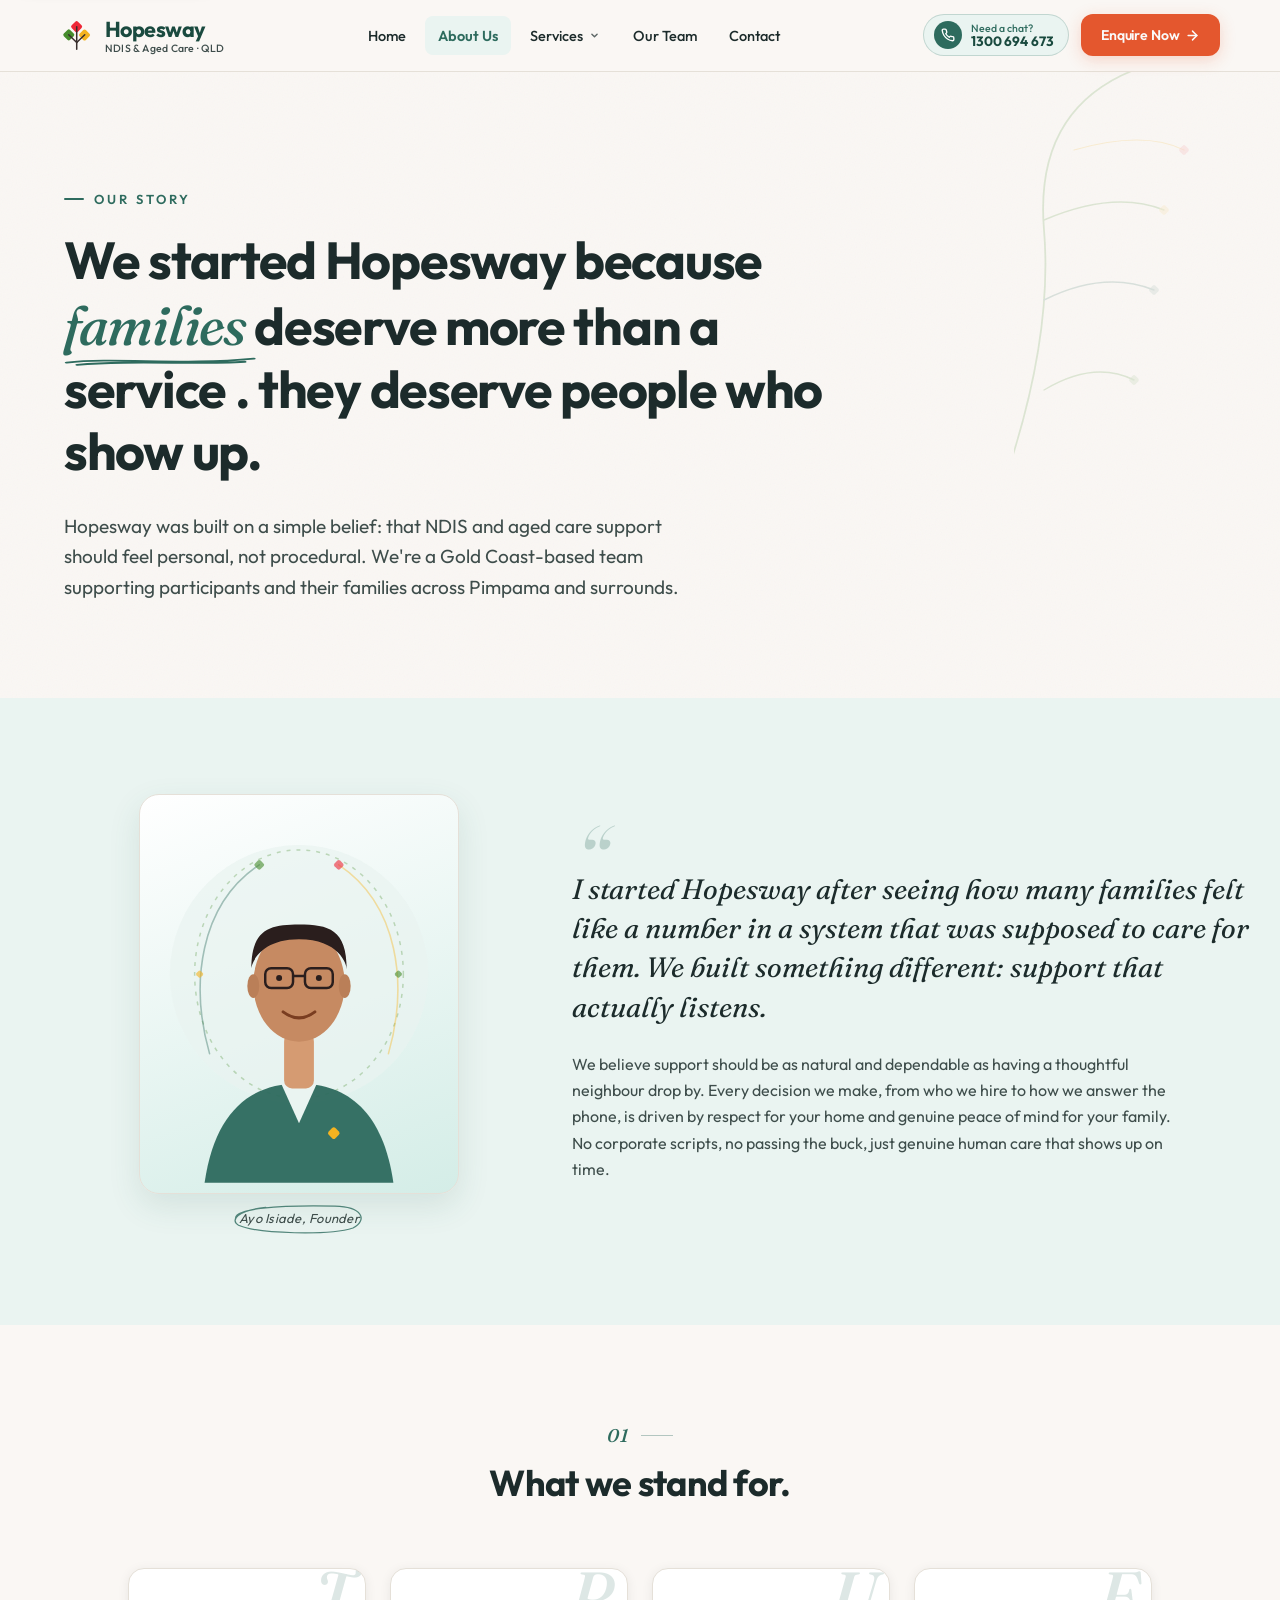
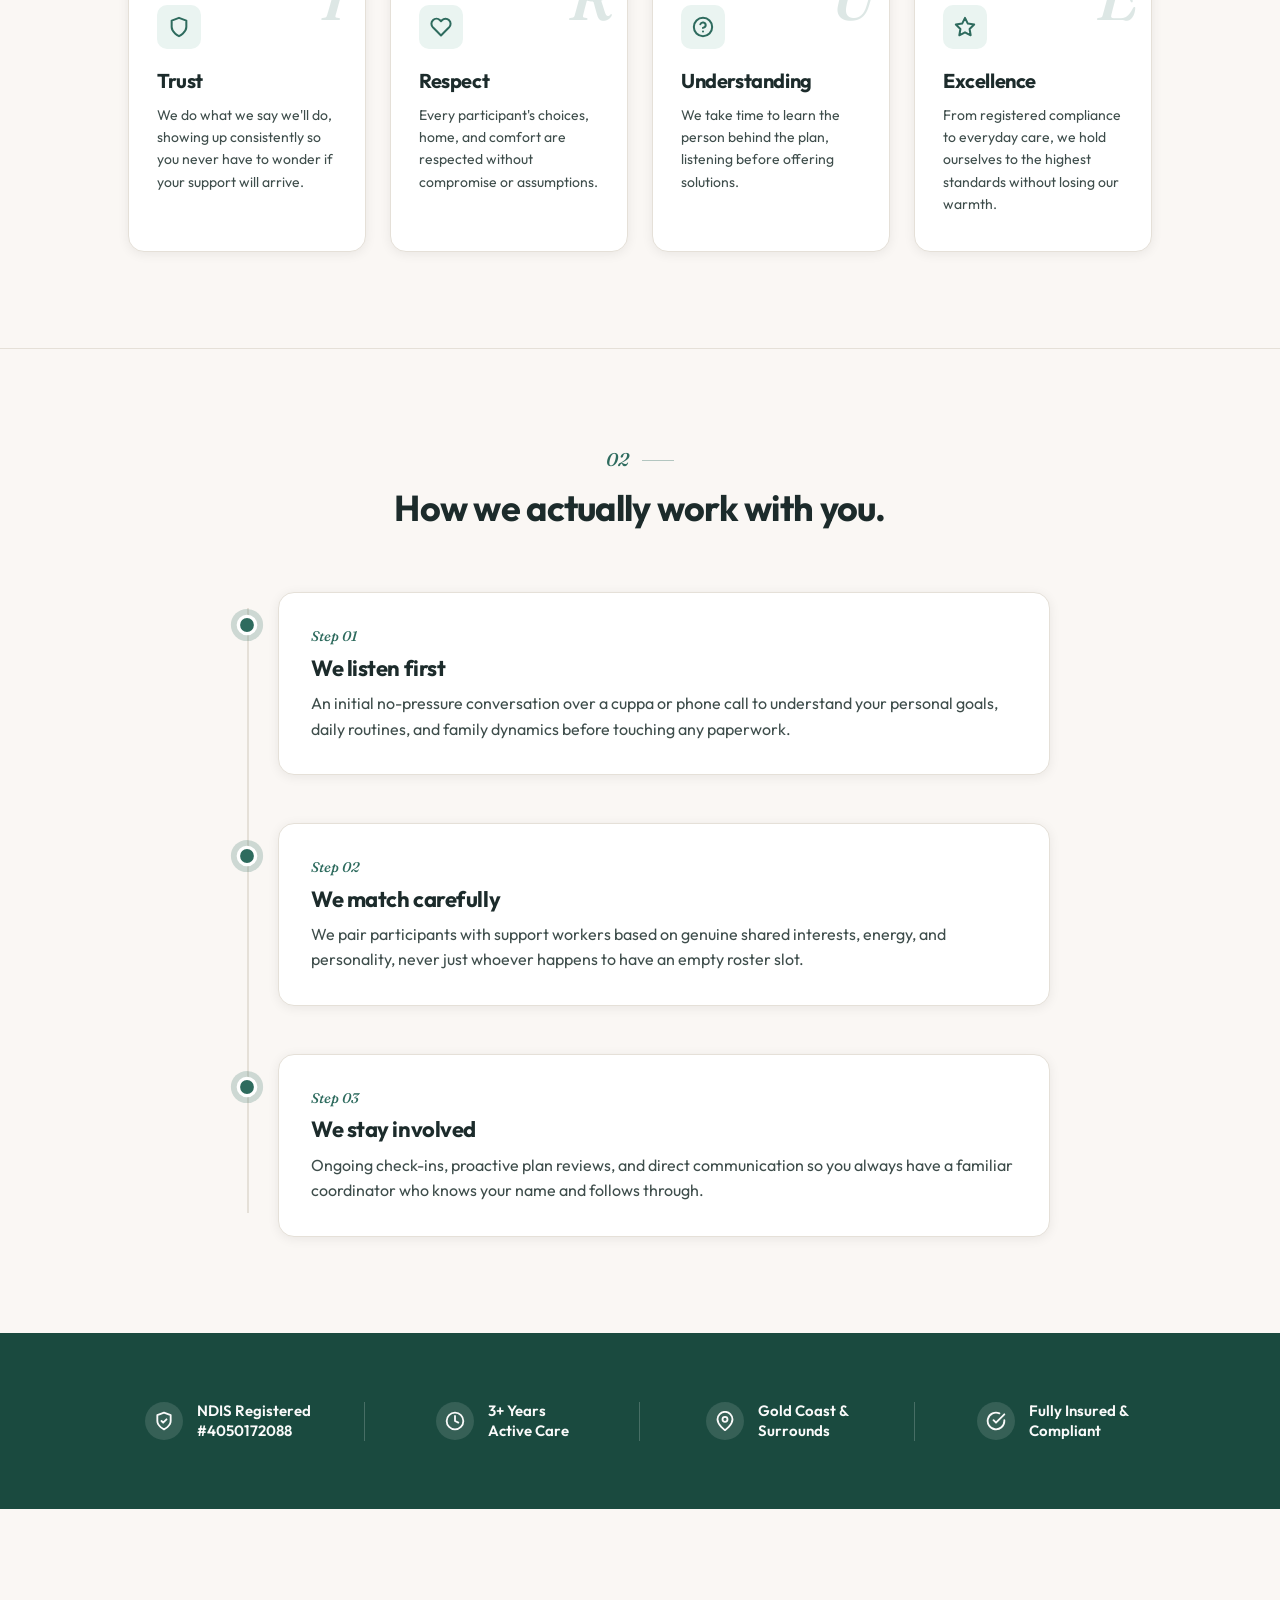
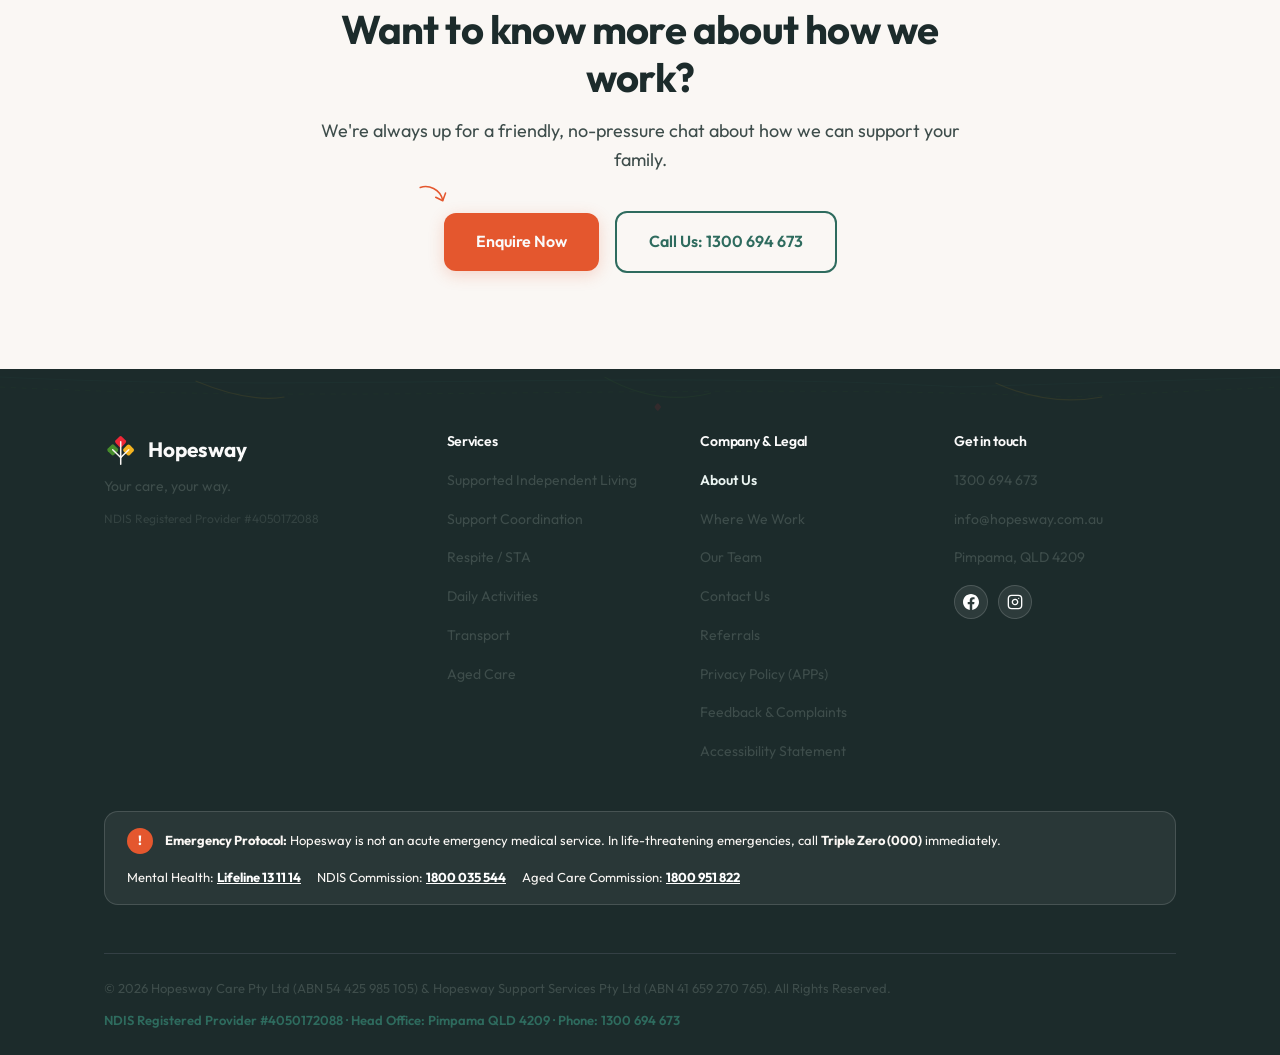
<file: about.html>
<!DOCTYPE html>
<html lang="en-AU">
<head>
  <meta charset="UTF-8">
  <meta name="viewport" content="width=device-width, initial-scale=1.0">
  <title>About Our Local Care Team in Pimpama &amp; Gold Coast | Hopesway</title>
  <meta name="description" content="Learn about Hopesway, a registered NDIS and aged care provider in Pimpama, QLD. Founded to provide dependable, respectful support that puts families first.">
  <link rel="preconnect" href="https://fonts.googleapis.com">
  <link rel="preconnect" href="https://fonts.gstatic.com" crossorigin>
  <link href="https://fonts.googleapis.com/css2?family=Fraunces:ital,wght@1,400;1,500&family=Outfit:wght@400;500;600;700&display=swap" rel="stylesheet">
  <link rel="icon" type="image/svg+xml" href="favicon.svg">
  <link rel="alternate icon" href="favicon.svg">
  <style>
    /* ================================================================
       RESET & BASE
       ================================================================ */
    *, *::before, *::after { margin: 0; padding: 0; box-sizing: border-box; }
    html { scroll-behavior: smooth; -webkit-font-smoothing: antialiased; overflow-x: hidden; width: 100%; box-sizing: border-box; }
    body { font-family: 'Outfit', sans-serif;
      font-size: 18px;
      line-height: 1.6;
      color: #1C2B2B;
      background: #FAF7F4; overflow-x: hidden; width: 100%; position: relative; }
    img { max-width: 100%; display: block; }
    a { text-decoration: none; color: inherit; }
    button { font-family: inherit; cursor: pointer; border: none; background: none; }
    ul, ol { list-style: none; }
    h1, h2, h3, h4 { line-height: 1.15; letter-spacing: -0.02em; }

    /* ================================================================
       PREMIUM DETAIL 1 — CUSTOM TEXT SELECTION
       ================================================================ */
    ::selection {
      background: #2E6B5E;
      color: #FFFFFF;
    }
    ::-moz-selection {
      background: #2E6B5E;
      color: #FFFFFF;
    }

    /* ================================================================
       PREMIUM DETAIL 2 — CUSTOM THIN SCROLLBAR
       ================================================================ */
    ::-webkit-scrollbar {
      width: 8px;
    }
    ::-webkit-scrollbar-track {
      background: #FAF7F4;
    }
    ::-webkit-scrollbar-thumb {
      background: #2E6B5E;
      border-radius: 999px;
    }
    ::-webkit-scrollbar-thumb:hover {
      background: #1A4A3F;
    }
    html {
      scrollbar-width: thin;
      scrollbar-color: #2E6B5E #FAF7F4;
    }

    /* ================================================================
       DESIGN TOKENS (Identical to Homepage)
       ================================================================ */
    :root {
      --bg: #FAF7F4;
      --surface: #FFFFFF;
      --border: #E5E0D8;
      --brand: #2E6B5E;
      --brand-light: #EAF4F1;
      --brand-dark: #1A4A3F;
      --accent: #E4572E;
      --accent-hover: #C94420;
      /* Logo Specific Brand Colors */
      --logo-red: #EE2737;
      --logo-green: #468C2C;
      --logo-gold: #F4B320;
      --logo-trunk: #392E2D;
      --text: #1C2B2B;
      --text-muted: #3E4D4B; /* Calibrated high-contrast muted text (8.2:1 against #FAF7F4, WCAG AAA) */
      --text-ochre: #8C5310;
      --text-green-deep: #1E5045;
      --text-coral: #C94420;
      --shadow-card: 0 2px 12px rgba(0,0,0,0.07);
      --shadow-card-hover: 0 8px 28px rgba(0,0,0,0.12);
      --radius-card: 16px;
      --radius-btn: 12px;
      --radius-input: 10px;
      --nav-h: 72px;
    }

    .skip-link {
      position: fixed;
      top: -70px;
      left: 20px;
      background: #1C2B2B;
      color: #FFFFFF;
      padding: 12px 22px;
      border-radius: 8px;
      font-weight: 700;
      font-size: 15px;
      z-index: 100000;
      transition: top 160ms ease;
      text-decoration: underline;
      border: 2px solid #E4572E;
      box-shadow: 0 4px 16px rgba(0,0,0,0.3);
    }
    .skip-link:focus {
      top: 16px;
      outline: 3px solid #FFFFFF;
      outline-offset: 2px;
    }

    /* ================================================================
       DISPLAY FONT — Fraunces (italic only)
       Used for: pull-quotes, section numbers (01, 02), and hero accent word
       NEVER for body copy, nav, or buttons
       ================================================================ */
    .font-display {
      font-family: 'Fraunces', Georgia, serif;
      font-style: italic;
      font-weight: 400;
    }
    .font-display-500 {
      font-family: 'Fraunces', Georgia, serif;
      font-style: italic;
      font-weight: 500;
    }
    .section-num {
      display: inline-flex;
      align-items: center;
      gap: 12px;
      font-family: 'Fraunces', Georgia, serif;
      font-style: italic;
      font-weight: 500;
      font-size: 1.15rem;
      color: var(--brand);
      margin-bottom: 12px;
      letter-spacing: 0.04em;
    }
    .section-num::after {
      content: '';
      display: inline-block;
      width: 32px;
      height: 1px;
      background: var(--brand);
      opacity: 0.35;
    }

    /* ================================================================
       UTILITIES & CONTAINERS
       ================================================================ */
    .container {
      max-width: 1200px;
      margin: 0 auto;
      padding: 0 24px;
    }
    @media (min-width: 768px) {
      .container { padding: 0 48px; }
    }
    @media (min-width: 1280px) {
      .container { padding: 0 64px; }
    }

    /* ================================================================
       BUTTONS & MAGNETIC INTERACTION
       ================================================================ */
    .btn-primary {
      display: inline-flex;
      align-items: center;
      justify-content: center;
      gap: 8px;
      padding: 16px 32px;
      background: var(--accent);
      color: #FAFAFA;
      font-size: 16px;
      font-weight: 600;
      border-radius: var(--radius-btn);
      box-shadow: 0 4px 16px rgba(228,87,46,0.22);
      transition: background 200ms ease, box-shadow 200ms ease, transform 150ms cubic-bezier(0.25, 1, 0.5, 1);
      will-change: transform;
    }
    .btn-primary:hover {
      background: var(--accent-hover);
      box-shadow: 0 6px 22px rgba(228,87,46,0.32);
    }
    .btn-secondary {
      display: inline-flex;
      align-items: center;
      justify-content: center;
      gap: 8px;
      padding: 16px 32px;
      background: transparent;
      color: var(--brand);
      font-size: 16px;
      font-weight: 600;
      border: 2px solid var(--brand);
      border-radius: var(--radius-btn);
      transition: background 200ms ease, color 200ms ease;
    }
    .btn-secondary:hover {
      background: var(--brand);
      color: #FAFAFA;
    }

    /* ================================================================
       NAVIGATION (Exact Homepage Parity)
       ================================================================ */
    .nav {
      position: fixed;
      top: 0;
      left: 0;
      width: 100%;
      height: var(--nav-h);
      background: rgba(250, 247, 244, 0.94);
      backdrop-filter: blur(14px);
      -webkit-backdrop-filter: blur(14px);
      border-bottom: 1px solid var(--border);
      z-index: 1000;
      transition: background 250ms ease, box-shadow 250ms ease, border-color 250ms ease;
    }
    .nav.scrolled {
      background: rgba(255, 255, 255, 0.98);
      box-shadow: 0 4px 20px rgba(28, 43, 43, 0.07);
      border-bottom-color: rgba(229, 224, 216, 0.8);
    }
    .nav-inner {
      max-width: 1240px;
      margin: 0 auto;
      padding: 0 20px;
      height: 100%;
      display: flex;
      align-items: center;
      justify-content: space-between;
      gap: 16px;
    }
    @media (min-width: 768px) {
      .nav-inner { padding: 0 32px; }
    }
    @media (min-width: 1100px) {
      .nav-inner { padding: 0 40px; }
    }
    .nav-brand {
      display: inline-flex;
      align-items: center;
      gap: 11px;
      text-decoration: none;
      flex-shrink: 0;
    }
    .brand-logo-icon {
      width: 34px;
      height: 34px;
      flex-shrink: 0;
      transition: transform 300ms cubic-bezier(0.34, 1.56, 0.64, 1);
    }
    .nav-brand:hover .brand-logo-icon {
      transform: scale(1.08) rotate(3deg);
    }
    .brand-text-col {
      display: flex;
      flex-direction: column;
      line-height: 1.15;
    }
    .brand-name {
      font-size: 1.35rem;
      font-weight: 700;
      color: var(--brand-dark);
      letter-spacing: -0.025em;
    }
    .brand-subtext {
      font-size: 10.5px;
      font-weight: 500;
      color: var(--text-muted);
      letter-spacing: 0.02em;
    }
    @media (max-width: 480px) {
      .brand-subtext { display: none; }
    }

    /* Primary Nav Links */
    .nav-links {
      display: none;
      align-items: center;
      gap: 6px;
    }
    @media (min-width: 980px) {
      .nav-links { display: flex; }
    }
    .nav-item {
      position: relative;
    }
    .nav-link {
      display: inline-flex;
      align-items: center;
      gap: 5px;
      padding: 8px 13px;
      font-size: 14.5px;
      font-weight: 500;
      color: var(--text);
      border-radius: 8px;
      text-decoration: none;
      transition: color 180ms ease, background-color 180ms ease;
    }
    .nav-link:hover {
      color: var(--brand);
      background-color: rgba(46, 107, 94, 0.06);
    }
    .nav-link.active {
      color: var(--brand);
      font-weight: 600;
      background-color: var(--brand-light);
    }
    .nav-chevron {
      width: 13px;
      height: 13px;
      transition: transform 200ms ease;
      opacity: 0.7;
    }
    .nav-item:hover .nav-chevron,
    .nav-item:focus-within .nav-chevron {
      transform: rotate(180deg);
      opacity: 1;
    }

    /* Flyout Dropdown for Services */
    .nav-dropdown {
      position: absolute;
      top: calc(100% + 10px);
      left: 50%;
      transform: translateX(-50%) translateY(8px);
      width: 590px;
      background: var(--surface);
      border: 1px solid var(--border);
      border-radius: 16px;
      box-shadow: 0 18px 42px rgba(28, 43, 43, 0.12);
      padding: 18px 20px 14px;
      opacity: 0;
      pointer-events: none;
      transition: opacity 220ms ease, transform 220ms ease;
      z-index: 1050;
    }
    .nav-dropdown::before {
      content: '';
      position: absolute;
      top: -14px;
      left: 0;
      width: 100%;
      height: 16px;
    }
    .nav-item:hover .nav-dropdown,
    .nav-item:focus-within .nav-dropdown {
      opacity: 1;
      pointer-events: auto;
      transform: translateX(-50%) translateY(0);
    }
    .dropdown-header-strip {
      margin-bottom: 12px;
      padding-bottom: 8px;
      border-bottom: 1px solid var(--border);
      display: flex;
      align-items: center;
      justify-content: space-between;
    }
    .dropdown-pill {
      font-size: 11px;
      font-weight: 600;
      color: var(--brand);
      background: var(--brand-light);
      padding: 3px 9px;
      border-radius: 999px;
      letter-spacing: 0.02em;
    }
    .dropdown-grid {
      display: grid;
      grid-template-columns: 1fr 1fr;
      gap: 16px;
    }
    .dropdown-col-title {
      font-size: 11.5px;
      font-weight: 700;
      text-transform: uppercase;
      letter-spacing: 0.05em;
      color: var(--brand-dark);
      margin-bottom: 8px;
      display: flex;
      align-items: center;
      gap: 6px;
    }
    .dropdown-card-link {
      display: block;
      padding: 7px 10px;
      border-radius: 8px;
      text-decoration: none;
      transition: background 150ms ease, transform 150ms ease;
    }
    .dropdown-card-link:hover {
      background: var(--brand-light);
      transform: translateX(2px);
    }
    .dropdown-card-title {
      font-size: 13.5px;
      font-weight: 600;
      color: var(--brand-dark);
      display: block;
      line-height: 1.25;
    }
    .dropdown-card-desc {
      font-size: 11.5px;
      color: var(--text-muted);
      line-height: 1.35;
      margin-top: 2px;
      display: block;
    }
    .dropdown-trust-box {
      margin-top: 10px;
      padding: 10px;
      border-radius: 8px;
      background: rgba(234, 244, 241, 0.6);
      border: 1px dashed rgba(46, 107, 94, 0.3);
      display: flex;
      flex-direction: column;
      gap: 2px;
    }
    .dropdown-trust-num {
      font-size: 11px;
      font-weight: 700;
      color: var(--brand);
    }
    .dropdown-trust-text {
      font-size: 11px;
      color: var(--text-muted);
      line-height: 1.3;
    }
    .dropdown-footer {
      margin-top: 12px;
      padding-top: 10px;
      border-top: 1px solid var(--border);
      display: flex;
      align-items: center;
      justify-content: space-between;
      font-size: 12.5px;
    }
    .dropdown-footer a {
      color: var(--brand);
      font-weight: 600;
      text-decoration: none;
      display: inline-flex;
      align-items: center;
      gap: 5px;
      transition: color 150ms ease;
    }
    .dropdown-footer a:hover {
      color: var(--brand-dark);
      text-decoration: underline;
    }
    .dropdown-tag {
      font-size: 11.5px;
      color: var(--text-muted);
    }

    /* Right Action Bar (Direct Phone Pill + CTA) */
    .nav-actions {
      display: flex;
      align-items: center;
      gap: 12px;
      flex-shrink: 0;
    }
    .nav-phone-pill {
      display: none;
      align-items: center;
      gap: 9px;
      padding: 6px 14px 6px 10px;
      background: var(--brand-light);
      border: 1px solid rgba(46, 107, 94, 0.22);
      border-radius: 999px;
      text-decoration: none;
      transition: background 180ms ease, border-color 180ms ease, transform 180ms ease;
    }
    @media (min-width: 680px) {
      .nav-phone-pill { display: inline-flex; }
    }
    .nav-phone-pill:hover {
      background: #d8ece7;
      border-color: var(--brand);
      transform: translateY(-1px);
    }
    .phone-icon-dot {
      width: 28px;
      height: 28px;
      border-radius: 50%;
      background: var(--brand);
      color: #FFFFFF;
      display: flex;
      align-items: center;
      justify-content: center;
      flex-shrink: 0;
      transition: transform 200ms ease;
    }
    .nav-phone-pill:hover .phone-icon-dot {
      transform: scale(1.08);
    }
    .phone-text-wrap {
      display: flex;
      flex-direction: column;
      line-height: 1.15;
    }
    .phone-label {
      font-size: 10.5px;
      color: var(--brand);
      font-weight: 500;
    }
    .phone-num {
      font-size: 13.5px;
      font-weight: 700;
      color: var(--brand-dark);
      letter-spacing: -0.01em;
    }
    .nav-cta {
      display: none;
      padding: 10px 20px;
      font-size: 14px;
      font-weight: 600;
      letter-spacing: -0.01em;
      gap: 6px;
      align-items: center;
    }
    @media (min-width: 860px) {
      .nav-cta { display: inline-flex; }
    }

    /* Mobile Hamburger */
    .nav-hamburger {
      display: flex;
      flex-direction: column;
      justify-content: center;
      align-items: center;
      gap: 5px;
      width: 42px;
      height: 42px;
      padding: 8px;
      border-radius: 10px;
      background: rgba(46, 107, 94, 0.06);
      border: 1px solid var(--border);
      cursor: pointer;
      transition: background 150ms ease;
    }
    @media (min-width: 980px) {
      .nav-hamburger { display: none; }
    }
    .nav-hamburger:hover {
      background: rgba(46, 107, 94, 0.12);
    }
    .nav-hamburger span {
      display: block;
      width: 20px;
      height: 2px;
      background: var(--brand-dark);
      border-radius: 2px;
      transition: transform 200ms ease, opacity 200ms ease;
    }
    .nav-hamburger.open span:nth-child(1) { transform: translateY(7px) rotate(45deg); }
    .nav-hamburger.open span:nth-child(2) { opacity: 0; }
    .nav-hamburger.open span:nth-child(3) { transform: translateY(-7px) rotate(-45deg); }

    /* Mobile Menu Drawer */
    .mobile-menu {
      display: none;
      position: fixed;
      top: var(--nav-h);
      left: 0;
      width: 100%;
      max-height: calc(100vh - var(--nav-h));
      overflow-y: auto;
      background: var(--bg);
      border-bottom: 1px solid var(--border);
      padding: 18px 20px 24px;
      z-index: 999;
      flex-direction: column;
      gap: 12px;
      box-shadow: 0 12px 32px rgba(28, 43, 43, 0.12);
    }
    .mobile-menu.open { display: flex; }
    .mobile-call-banner {
      display: flex;
      align-items: center;
      justify-content: space-between;
      padding: 12px 16px;
      background: var(--brand-light);
      border: 1px solid rgba(46, 107, 94, 0.22);
      border-radius: 12px;
      color: var(--brand-dark);
      text-decoration: none;
    }
    .mobile-call-banner:hover { background: #d8ece7; }
    .mobile-nav-group {
      display: flex;
      flex-direction: column;
      gap: 4px;
    }
    .mobile-link {
      padding: 11px 14px;
      font-size: 15.5px;
      font-weight: 500;
      color: var(--text);
      border-radius: 8px;
      text-decoration: none;
      transition: background 150ms ease;
      display: flex;
      align-items: center;
      justify-content: space-between;
    }
    .mobile-link:hover,
    .mobile-link.active {
      background: var(--brand-light);
      color: var(--brand);
      font-weight: 600;
    }
    .mobile-sub-services {
      padding: 4px 0 6px 14px;
      display: flex;
      flex-direction: column;
      gap: 3px;
    }
    .mobile-sub-link {
      padding: 7px 10px;
      font-size: 13.5px;
      color: var(--text-muted);
      border-radius: 6px;
      text-decoration: none;
      display: flex;
      align-items: center;
      gap: 8px;
    }
    .mobile-sub-link:hover {
      color: var(--brand);
      background: rgba(46, 107, 94, 0.05);
    }
    .mobile-sub-bullet {
      width: 5px;
      height: 5px;
      border-radius: 50%;
      background: var(--brand);
      flex-shrink: 0;
    }
    .mobile-menu .btn-primary {
      width: 100%;
      justify-content: center;
      padding: 13px;
      margin-top: 4px;
    }
    .mobile-menu-footer {
      font-size: 11.5px;
      color: var(--text-muted);
      text-align: center;
      padding-top: 6px;
    }

    /* ================================================================
       SECTION 1 — HERO WITH SUBTLE GRAIN OVERLAY & SPLIT REVEAL
       ================================================================ */
    .about-hero {
      position: relative;
      overflow: hidden;
      padding-top: 180px;
      padding-bottom: 96px;
      background-color: #FAF7F4;
    }
    /* 3-4% Grain Texture Overlay on Hero Only */
    .about-hero::before {
      content: '';
      position: absolute;
      inset: 0;
      pointer-events: none;
      opacity: 0.038;
      background-image: url("data:image/svg+xml,%3Csvg viewBox='0 0 256 256' xmlns='http://www.w3.org/2000/svg'%3E%3Cfilter id='noiseFilter'%3E%3CfeTurbulence type='fractalNoise' baseFrequency='0.8' numOctaves='3' stitchTiles='stitch'/%3E%3C/filter%3E%3Crect width='100%25' height='100%25' filter='url(%23noiseFilter)'/%3E%3C/svg%3E");
      background-repeat: repeat;
      background-size: 256px 256px;
      z-index: 1;
    }
    .about-hero-branch-art {
      position: absolute;
      top: 10%;
      right: 2%;
      width: 240px;
      height: 440px;
      pointer-events: none;
      opacity: 0.16;
      z-index: 0;
    }
    .about-hero-inner {
      position: relative;
      z-index: 2;
      max-width: 780px;
      margin-left: 64px;
      margin-right: auto;
    }
    @media (max-width: 900px) {
      .about-hero-inner {
        margin-left: 24px;
        margin-right: 24px;
      }
    }
    @media (min-width: 1400px) {
      .about-hero-inner {
        margin-left: calc((100vw - 1280px) / 2 + 64px);
      }
    }
    .about-hero-label {
      font-size: 13px;
      font-weight: 600;
      letter-spacing: 3px;
      text-transform: uppercase;
      color: var(--brand);
      margin-bottom: 20px;
      display: inline-flex;
      align-items: center;
      gap: 10px;
    }
    .about-hero-label::before {
      content: '';
      width: 20px;
      height: 2px;
      background: var(--brand);
      border-radius: 2px;
    }
    .about-hero h1 {
      font-size: clamp(34px, 4.8vw, 52px);
      font-weight: 700;
      color: var(--text);
      line-height: 1.2;
      letter-spacing: -0.025em;
    }
    /* Split-text word reveal styling */
    .word-span {
      display: inline-block;
      opacity: 0;
      transform: translateY(18px);
      transition: opacity 550ms cubic-bezier(0.16, 1, 0.3, 1), transform 550ms cubic-bezier(0.16, 1, 0.3, 1);
    }
    .word-span.revealed {
      opacity: 1;
      transform: translateY(0);
    }
    .accent-word {
      font-size: 1.06em;
      color: var(--brand);
      display: inline-block;
    }
    .about-hero-desc {
      font-size: 19px;
      color: var(--text-muted);
      line-height: 1.6;
      max-width: 620px;
      margin-top: 28px;
    }

    /* ================================================================
       SECTION 2 — FOUNDER NOTE
       ================================================================ */
    .founder-note {
      background: var(--brand-light);
      padding: 96px 64px;
      position: relative;
      overflow: hidden;
    }
    @media (max-width: 768px) {
      .founder-note { padding: 72px 24px; }
    }
    .founder-grid {
      display: grid;
      grid-template-columns: 1fr;
      gap: 48px;
      align-items: center;
      max-width: 1100px;
      margin: 0 auto;
    }
    @media (min-width: 900px) {
      .founder-grid {
        grid-template-columns: 38% 62%;
        gap: 64px;
      }
    }
    .founder-photo-col {
      display: flex;
      flex-direction: column;
      align-items: center;
      text-align: center;
    }
    .founder-photo-card {
      width: 100%;
      max-width: 320px;
      aspect-ratio: 4 / 5;
      border-radius: 20px;
      background: linear-gradient(160deg, #FFFFFF 0%, #D4EDE7 100%);
      border: 1px solid var(--border);
      box-shadow: 0 12px 32px rgba(46, 107, 94, 0.12);
      display: flex;
      flex-direction: column;
      align-items: center;
      justify-content: center;
      position: relative;
      overflow: hidden;
      transition: transform 300ms ease, box-shadow 300ms ease;
    }
    .founder-photo-card:hover {
      transform: translateY(-4px);
      box-shadow: 0 18px 40px rgba(46, 107, 94, 0.18);
    }
    .founder-portrait-svg {
      width: 100%;
      height: 100%;
      pointer-events: none;
    }
    .founder-caption {
      margin-top: 14px;
      font-size: 13px;
      font-style: italic;
      color: var(--text-muted);
      letter-spacing: 0.02em;
    }
    .founder-content-col {
      position: relative;
    }
    .founder-quote-mark {
      font-family: 'Fraunces', Georgia, serif;
      font-style: italic;
      font-size: 100px;
      line-height: 0.5;
      color: var(--brand);
      opacity: 0.25;
      margin-bottom: -20px;
      user-select: none;
    }
    .founder-pull-quote {
      font-family: 'Fraunces', Georgia, serif;
      font-style: italic;
      font-weight: 400;
      font-size: clamp(22px, 3vw, 28px);
      color: var(--text);
      line-height: 1.4;
      margin-bottom: 24px;
    }
    .founder-story-text {
      font-size: 16px;
      color: var(--text-muted);
      line-height: 1.65;
      max-width: 600px;
    }

    /* ================================================================
       SECTION 3 — OUR VALUES (T.R.U.E.)
       ================================================================ */
    .values-section {
      background: #FAF7F4;
      padding: 96px 64px;
      position: relative;
    }
    @media (max-width: 768px) {
      .values-section { padding: 72px 24px; }
    }
    .values-header {
      text-align: center;
      margin-bottom: 64px;
    }
    .values-header h2 {
      font-size: clamp(30px, 4vw, 36px);
      font-weight: 700;
      color: var(--text);
    }
    .values-grid {
      display: grid;
      grid-template-columns: 1fr;
      gap: 24px;
      max-width: 1200px;
      margin: 0 auto;
    }
    @media (min-width: 640px) {
      .values-grid { grid-template-columns: 1fr 1fr; }
    }
    @media (min-width: 1024px) {
      .values-grid { grid-template-columns: repeat(4, 1fr); }
    }
    .value-card {
      position: relative;
      overflow: hidden;
      background: var(--surface);
      border: 1px solid var(--border);
      border-radius: var(--radius-card);
      padding: 36px 28px;
      box-shadow: var(--shadow-card);
      transition: transform 250ms ease, box-shadow 250ms ease;
      display: flex;
      flex-direction: column;
    }
    .value-card:hover {
      transform: translateY(-3px);
      box-shadow: var(--shadow-card-hover);
    }
    /* Watermark Letter (T, R, U, E) in Fraunces */
    .value-letter-watermark {
      position: absolute;
      top: -8px;
      right: 12px;
      font-family: 'Fraunces', Georgia, serif;
      font-style: italic;
      font-weight: 500;
      font-size: 68px;
      color: var(--brand);
      opacity: 0.16;
      line-height: 1;
      pointer-events: none;
      user-select: none;
      transition: opacity 250ms ease, transform 250ms ease;
    }
    .value-card:hover .value-letter-watermark {
      opacity: 0.35;
      transform: scale(1.08);
    }
    .value-icon-box {
      width: 44px;
      height: 44px;
      border-radius: 10px;
      background: var(--brand-light);
      display: flex;
      align-items: center;
      justify-content: center;
      color: var(--brand);
      margin-bottom: 20px;
    }
    .value-icon-box svg {
      width: 22px;
      height: 22px;
    }
    .value-card h3 {
      font-size: 20px;
      font-weight: 700;
      color: var(--text);
      margin-bottom: 12px;
    }
    .value-card p {
      font-size: 14px;
      color: var(--text-muted);
      line-height: 1.6;
    }

    /* ================================================================
       SECTION 4 — OUR APPROACH (Scroll-drawn Timeline)
       ================================================================ */
    .approach-section {
      background: #FAF7F4;
      padding: 96px 64px;
      border-top: 1px solid var(--border);
    }
    @media (max-width: 768px) {
      .approach-section { padding: 72px 24px; }
    }
    .approach-header {
      text-align: center;
      margin-bottom: 64px;
    }
    .approach-header h2 {
      font-size: clamp(30px, 4vw, 36px);
      font-weight: 700;
      color: var(--text);
    }
    .approach-timeline-wrap {
      position: relative;
      max-width: 820px;
      margin: 0 auto;
      padding-left: 48px;
    }
    @media (max-width: 600px) {
      .approach-timeline-wrap { padding-left: 36px; }
    }
    /* Background vertical line */
    .timeline-track-line {
      position: absolute;
      top: 16px;
      bottom: 24px;
      left: 17px;
      width: 2px;
      background: var(--border);
    }
    @media (max-width: 600px) {
      .timeline-track-line { left: 11px; }
    }
    /* Animated filled vertical line */
    .timeline-draw-line {
      position: absolute;
      top: 16px;
      left: 17px;
      width: 2px;
      height: 0%;
      background: var(--brand);
      transition: height 350ms ease-out;
    }
    @media (max-width: 600px) {
      .timeline-draw-line { left: 11px; }
    }
    .timeline-step {
      position: relative;
      margin-bottom: 48px;
      opacity: 0;
      transform: translateY(24px);
      transition: opacity 500ms ease, transform 500ms cubic-bezier(0.16, 1, 0.3, 1);
    }
    .timeline-step:last-child {
      margin-bottom: 0;
    }
    .timeline-step.visible {
      opacity: 1;
      transform: translateY(0);
    }
    /* Step circle node on line */
    .timeline-node {
      position: absolute;
      top: 24px;
      left: -40px;
      width: 18px;
      height: 18px;
      border-radius: 50%;
      background: var(--brand);
      border: 3px solid #FFFFFF;
      box-shadow: 0 0 0 4px rgba(46, 107, 94, 0.16);
      z-index: 2;
      transition: transform 300ms ease, background 300ms ease;
    }
    @media (max-width: 600px) {
      .timeline-node { left: -32px; width: 16px; height: 16px; }
    }
    .timeline-step.visible .timeline-node {
      transform: scale(1.15);
      background: var(--brand);
      box-shadow: 0 0 0 5px rgba(46, 107, 94, 0.22);
    }
    .timeline-card {
      background: var(--surface);
      border: 1px solid var(--border);
      border-radius: var(--radius-card);
      padding: 32px;
      box-shadow: var(--shadow-card);
      transition: transform 200ms ease, box-shadow 200ms ease;
    }
    .timeline-card:hover {
      transform: translateY(-2px);
      box-shadow: var(--shadow-card-hover);
    }
    .timeline-step-tag {
      font-family: 'Fraunces', Georgia, serif;
      font-style: italic;
      font-size: 14px;
      color: var(--brand);
      margin-bottom: 8px;
      font-weight: 500;
    }
    .timeline-card h3 {
      font-size: 22px;
      font-weight: 700;
      color: var(--text);
      margin-bottom: 10px;
    }
    .timeline-card p {
      font-size: 16px;
      color: var(--text-muted);
      line-height: 1.6;
    }

    /* ================================================================
       SECTION 5 — CREDENTIALS STRIP (Brand Dark)
       ================================================================ */
    .credentials-strip {
      background: var(--brand-dark);
      padding: 56px 64px;
      color: #FAFAFA;
      position: relative;
    }
    @media (max-width: 768px) {
      .credentials-strip { padding: 48px 24px; }
    }
    .credentials-inner {
      max-width: 1100px;
      margin: 0 auto;
      display: grid;
      grid-template-columns: 1fr;
      gap: 24px;
    }
    @media (min-width: 640px) {
      .credentials-inner { grid-template-columns: 1fr 1fr; }
    }
    @media (min-width: 1024px) {
      .credentials-inner {
        grid-template-columns: repeat(4, 1fr);
        gap: 0;
      }
    }
    .credential-item {
      display: flex;
      align-items: center;
      justify-content: center;
      gap: 14px;
      text-align: left;
      padding: 12px 20px;
      position: relative;
    }
    @media (min-width: 1024px) {
      .credential-item:not(:last-child)::after {
        content: '';
        position: absolute;
        right: 0;
        top: 20%;
        height: 60%;
        width: 1px;
        background: rgba(255, 255, 255, 0.2);
      }
    }
    .credential-icon {
      width: 38px;
      height: 38px;
      border-radius: 50%;
      background: rgba(255, 255, 255, 0.12);
      display: flex;
      align-items: center;
      justify-content: center;
      flex-shrink: 0;
    }
    .credential-icon svg {
      width: 20px;
      height: 20px;
      color: #FAFAFA;
    }
    .credential-text {
      font-size: 15px;
      font-weight: 600;
      color: #FAFAFA;
      line-height: 1.35;
    }

    /* ================================================================
       SECTION 6 — CTA
       ================================================================ */
    .about-cta {
      background: #FAF7F4;
      padding: 96px 64px;
      text-align: center;
      position: relative;
    }
    @media (max-width: 768px) {
      .about-cta { padding: 72px 24px; }
    }
    .about-cta-inner {
      max-width: 680px;
      margin: 0 auto;
    }
    .about-cta h2 {
      font-size: clamp(32px, 4vw, 40px);
      font-weight: 700;
      color: var(--text);
      line-height: 1.2;
    }
    .about-cta-sub {
      font-size: 18px;
      color: var(--text-muted);
      margin-top: 16px;
      line-height: 1.6;
    }
    .about-cta-btns {
      display: flex;
      flex-wrap: wrap;
      align-items: center;
      justify-content: center;
      gap: 16px;
      margin-top: 36px;
    }
    @media (max-width: 500px) {
      .about-cta-btns { flex-direction: column; }
      .about-cta-btns .btn-primary,
      .about-cta-btns .btn-secondary { width: 100%; justify-content: center; }
    }

    /* ================================================================
       FOOTER (Exact Homepage Parity)
       ================================================================ */
    .footer {
      position: relative;
      overflow: hidden;
      background: #1C2B2B;
      padding: 64px 0 0;
    }
    .footer-roots-art {
      position: absolute;
      top: 0;
      left: 0;
      width: 100%;
      height: 48px;
      pointer-events: none;
      opacity: 0.22;
      z-index: 0;
    }
    .footer > .container {
      position: relative;
      z-index: 1;
    }
    .footer-grid {
      display: grid;
      grid-template-columns: 1fr;
      gap: 40px;
    }
    @media (min-width: 768px) {
      .footer-grid { grid-template-columns: 1.4fr 1fr 1fr 1fr; gap: 32px; }
    }
    .footer-brand {
      font-size: 1.3rem;
      font-weight: 700;
      color: #FAFAFA;
      margin-bottom: 8px;
    }
    .footer-tagline {
      font-size: 14px;
      color: var(--text-muted);
      margin-bottom: 12px;
    }
    .footer-reg {
      font-size: 12px;
      color: var(--text-muted);
      opacity: 0.7;
    }
    .footer h4 {
      font-size: 14px;
      font-weight: 600;
      color: #FAFAFA;
      margin-bottom: 16px;
    }
    .footer ul li {
      margin-bottom: 10px;
    }
    .footer ul li a {
      font-size: 14px;
      color: var(--text-muted);
      transition: color 200ms;
    }
    .footer ul li a:hover { color: var(--brand-light); }
    .footer-bottom {
      border-top: 1px solid rgba(107,114,128,0.3);
      margin-top: 48px;
      padding: 24px 0;
      display: flex;
      flex-wrap: wrap;
      justify-content: space-between;
      align-items: center;
      gap: 12px;
    }
    .footer-bottom span {
      font-size: 13px;
      color: var(--text-muted);
    }
    .footer-bottom .footer-ndis {
      color: var(--brand);
      font-weight: 600;
    }

    /* Accessible reduced motion fallback */
    @media (prefers-reduced-motion: reduce) {
      *, *::before, *::after {
        animation: none !important;
        transition: none !important;
      }
      .word-span {
        opacity: 1 !important;
        transform: none !important;
      }
      .timeline-step {
        opacity: 1 !important;
        transform: none !important;
      }
      .timeline-draw-line {
        height: 100% !important;
      }
    }
  </style>
</head>
<body>
  <!-- Accessible Skip Link -->
  <a href="#main-content" class="skip-link">Skip to main content</a>

  <!-- ================================================================
       NAVIGATION
       ================================================================ -->
  <nav class="nav" id="nav">
    <div class="nav-inner">
      <a href="index.html" class="nav-brand" aria-label="Hopesway Home">
        <svg class="brand-logo-icon" viewBox="0 0 180 180" width="34" height="34" aria-hidden="true">
          <g transform="translate(88, 46) rotate(45)">
            <rect x="-23.5" y="-23.5" width="47" height="47" rx="10" ry="10" fill="#EE2737" />
          </g>
          <g transform="translate(46.5, 89.5) rotate(45)">
            <rect x="-23.5" y="-23.5" width="47" height="47" rx="10" ry="10" fill="#468C2C" />
          </g>
          <g transform="translate(130, 90) rotate(45)">
            <rect x="-23.5" y="-23.5" width="47" height="47" rx="10" ry="10" fill="#F4B320" />
          </g>
          <g stroke="#392E2D" stroke-width="8" stroke-linecap="round" stroke-linejoin="round" fill="none">
            <line x1="88.5" y1="165" x2="88.5" y2="46" />
            <line x1="88.5" y1="130" x2="46" y2="89" />
            <line x1="88.5" y1="130" x2="131" y2="89" />
          </g>
        </svg>
        <div class="brand-text-col">
          <span class="brand-name">Hopesway</span>
          <span class="brand-subtext">NDIS &amp; Aged Care · QLD</span>
        </div>
      </a>

      <div class="nav-links" id="navLinks" role="navigation" aria-label="Main Navigation">
        <div class="nav-item">
          <a href="index.html" class="nav-link">Home</a>
        </div>
        <div class="nav-item">
          <a href="about.html" class="nav-link active">About Us</a>
        </div>
        <div class="nav-item nav-has-dropdown">
          <a href="services.html" class="nav-link" aria-haspopup="true" aria-expanded="false">
            <span>Services</span>
            <svg class="nav-chevron" viewBox="0 0 20 20" fill="none" stroke="currentColor" stroke-width="2.2" stroke-linecap="round" stroke-linejoin="round" aria-hidden="true">
              <polyline points="6 8 10 12 14 8"></polyline>
            </svg>
          </a>
          <div class="nav-dropdown" role="menu" aria-label="Services Overview">
            <div class="dropdown-header-strip">
              <span class="dropdown-pill">Personalised Care &amp; Living Support · Pimpama &amp; Gold Coast</span>
            </div>
            <div class="dropdown-grid">
              <div class="dropdown-col">
                <div class="dropdown-col-title">
                  <svg width="14" height="14" viewBox="0 0 24 24" fill="none" stroke="currentColor" stroke-width="2.3"><path d="M3 9l9-7 9 7v11a2 2 0 0 1-2 2H5a2 2 0 0 1-2-2z"></path><polyline points="9 22 9 12 15 12 15 22"></polyline></svg>
                  <span>NDIS Disability Supports</span>
                </div>
                <a href="services.html#sil" class="dropdown-card-link" role="menuitem">
                  <span class="dropdown-card-title">Supported Independent Living (SIL)</span>
                  <span class="dropdown-card-desc">24/7 supported living in welcoming, peaceful community homes</span>
                </a>
                <a href="services.html#support-coordination" class="dropdown-card-link" role="menuitem">
                  <span class="dropdown-card-title">Support Coordination</span>
                  <span class="dropdown-card-desc">Unpack funding and connect with vetted local allied health</span>
                </a>
                <a href="services.html#respite" class="dropdown-card-link" role="menuitem">
                  <span class="dropdown-card-title">Respite &amp; Short Term (STA)</span>
                  <span class="dropdown-card-desc">Recharging getaways for participants and essential family relief</span>
                </a>
                <a href="services.html#daily-activities" class="dropdown-card-link" role="menuitem">
                  <span class="dropdown-card-title">Daily Life &amp; Social Activities</span>
                  <span class="dropdown-card-desc">Hands-on life skills, fitness, community outings, and cooking</span>
                </a>
                <a href="services.html#transport" class="dropdown-card-link" role="menuitem">
                  <span class="dropdown-card-title">Community Transport</span>
                  <span class="dropdown-card-desc">Safe, dependable rides to appointments and weekend sports</span>
                </a>
              </div>
              <div class="dropdown-col">
                <div class="dropdown-col-title">
                  <svg width="14" height="14" viewBox="0 0 24 24" fill="none" stroke="currentColor" stroke-width="2.3"><path d="M19 14c1.49-1.46 3-3.21 3-5.5A5.5 5.5 0 0 0 16.5 3c-1.76 0-3 .5-4.5 2-1.5-1.5-2.74-2-4.5-2A5.5 5.5 0 0 0 2 8.5c0 2.3 1.5 4.05 3 5.5l7 7Z"></path></svg>
                  <span>In-Home Aged Care</span>
                </div>
                <a href="services.html#aged-care" class="dropdown-card-link" role="menuitem">
                  <span class="dropdown-card-title">Commonwealth Home Support (CHSP)</span>
                  <span class="dropdown-card-desc">Stay independent in your own beloved home with tailored assistance</span>
                </a>
                <a href="services.html#aged-care" class="dropdown-card-link" role="menuitem">
                  <span class="dropdown-card-title">Personal Care &amp; Domestic Help</span>
                  <span class="dropdown-card-desc">Dignified daily grooming, medication prompts, and light meal prep</span>
                </a>
                <a href="services.html#aged-care" class="dropdown-card-link" role="menuitem">
                  <span class="dropdown-card-title">Companionship &amp; Social Wellness</span>
                  <span class="dropdown-card-desc">Friendly coffee catch-ups, walks, and genuine peace of mind</span>
                </a>
                <div class="dropdown-trust-box">
                  <span class="dropdown-trust-num">Registered NDIS Provider</span>
                  <span class="dropdown-trust-text">Registration #4050172088 · Verified background checks &amp; CPR certified</span>
                </div>
              </div>
            </div>
            <div class="dropdown-footer">
              <span class="dropdown-tag">Need guidance choosing the right pathway?</span>
              <a href="services.html">
                <span>View Full Services Guide</span>
                <svg width="14" height="14" viewBox="0 0 24 24" fill="none" stroke="currentColor" stroke-width="2.3"><line x1="5" y1="12" x2="19" y2="12"></line><polyline points="12 5 19 12 12 19"></polyline></svg>
              </a>
            </div>
          </div>
        </div>
        <div class="nav-item">
          <a href="team.html" class="nav-link">Our Team</a>
        </div>
        <div class="nav-item">
          <a href="contact.html" class="nav-link">Contact</a>
        </div>
      </div>

      <div class="nav-actions">
        <a href="tel:1300694673" class="nav-phone-pill" aria-label="Call Hopesway on 1300 694 673">
          <span class="phone-icon-dot">
            <svg width="14" height="14" viewBox="0 0 24 24" fill="none" stroke="currentColor" stroke-width="2.3" stroke-linecap="round" stroke-linejoin="round">
              <path d="M22 16.92v3a2 2 0 0 1-2.18 2 19.79 19.79 0 0 1-8.63-3.07 19.5 19.5 0 0 1-6-6 19.79 19.79 0 0 1-3.07-8.67A2 2 0 0 1 4.11 2h3a2 2 0 0 1 2 1.72 12.84 12.84 0 0 0 .7 2.81 2 2 0 0 1-.45 2.11L8.09 9.91a16 16 0 0 0 6 6l1.27-1.27a2 2 0 0 1 2.11-.45 12.84 12.84 0 0 0 2.81.7A2 2 0 0 1 22 16.92z"/>
            </svg>
          </span>
          <span class="phone-text-wrap">
            <span class="phone-label">Need a chat?</span>
            <span class="phone-num">1300 694 673</span>
          </span>
        </a>
        <a href="contact.html" class="btn-primary nav-cta magnetic-btn">
          <span>Enquire Now</span>
          <svg width="15" height="15" viewBox="0 0 24 24" fill="none" stroke="currentColor" stroke-width="2.3" stroke-linecap="round" stroke-linejoin="round"><line x1="5" y1="12" x2="19" y2="12"></line><polyline points="12 5 19 12 12 19"></polyline></svg>
        </a>
        <button class="nav-hamburger" id="hamburger" aria-label="Toggle navigation menu" aria-expanded="false">
          <span></span><span></span><span></span>
        </button>
      </div>
    </div>
  </nav>

  <div class="mobile-menu" id="mobileMenu" role="navigation" aria-label="Mobile navigation">
    <a href="tel:1300694673" class="mobile-call-banner">
      <div style="display:flex;align-items:center;gap:10px;">
        <span class="phone-icon-dot">
          <svg width="14" height="14" viewBox="0 0 24 24" fill="none" stroke="currentColor" stroke-width="2.3"><path d="M22 16.92v3a2 2 0 0 1-2.18 2 19.79 19.79 0 0 1-8.63-3.07 19.5 19.5 0 0 1-6-6 19.79 19.79 0 0 1-3.07-8.67A2 2 0 0 1 4.11 2h3a2 2 0 0 1 2 1.72 12.84 12.84 0 0 0 .7 2.81 2 2 0 0 1-.45 2.11L8.09 9.91a16 16 0 0 0 6 6l1.27-1.27a2 2 0 0 1 2.11-.45 12.84 12.84 0 0 0 2.81.7A2 2 0 0 1 22 16.92z"/></svg>
        </span>
        <div style="display:flex;flex-direction:column;line-height:1.2;">
          <span style="font-size:11px;color:var(--brand);font-weight:600;">Direct Phone Support</span>
          <span style="font-size:15px;color:var(--brand-dark);font-weight:700;">1300 694 673</span>
        </div>
      </div>
      <span style="font-size:12px;color:var(--brand);font-weight:600;">Tap to call &rarr;</span>
    </a>

    <div class="mobile-nav-group">
      <a href="index.html" class="mobile-link">Home</a>
      <a href="about.html" class="mobile-link active">About Us</a>
      
      <div class="mobile-accordion-item">
        <a href="services.html" class="mobile-link">
          <span>Services</span>
          <span style="font-size:12px;color:var(--brand);font-weight:600;">View All &rarr;</span>
        </a>
        <div class="mobile-sub-services">
          <a href="services.html#sil" class="mobile-sub-link"><span class="mobile-sub-bullet"></span>Supported Independent Living (SIL)</a>
          <a href="services.html#support-coordination" class="mobile-sub-link"><span class="mobile-sub-bullet"></span>Support Coordination</a>
          <a href="services.html#respite" class="mobile-sub-link"><span class="mobile-sub-bullet"></span>Respite / Short Term (STA)</a>
          <a href="services.html#daily-activities" class="mobile-sub-link"><span class="mobile-sub-bullet"></span>Daily Life &amp; Social Outings</a>
          <a href="services.html#transport" class="mobile-sub-link"><span class="mobile-sub-bullet"></span>Community Transport</a>
          <a href="services.html#aged-care" class="mobile-sub-link"><span class="mobile-sub-bullet"></span>In-Home Aged Care &amp; CHSP</a>
        </div>
      </div>

      <a href="team.html" class="mobile-link">Our Team</a>
      <a href="contact.html" class="mobile-link">Contact</a>
    </div>

    <a href="contact.html" class="btn-primary" style="text-align:center;justify-content:center;">Enquire Now</a>
    <div class="mobile-menu-footer">
      <span>NDIS Registered Provider #4050172088 · Pimpama, QLD</span>
    </div>
  </div>

  <main id="main-content">

    <!-- ================================================================
         SECTION 1 — HERO
         ================================================================ -->
    <section class="about-hero" id="hero">
      <!-- Subtle Australian native branch line art accent in margin -->
      <svg class="about-hero-branch-art" viewBox="0 0 240 440" fill="none" aria-hidden="true">
        <path d="M-20 440 Q40 280 30 160 T120 0" stroke="var(--logo-green)" stroke-width="1.8" stroke-linecap="round"/>
        <path d="M30 320 Q80 290 120 310" stroke="var(--logo-green)" stroke-width="1.4" stroke-linecap="round"/>
        <path d="M30 230 Q90 200 140 220" stroke="var(--brand)" stroke-width="1.4" stroke-linecap="round"/>
        <path d="M30 150 Q100 120 150 140" stroke="var(--logo-green)" stroke-width="1.4" stroke-linecap="round"/>
        <path d="M60 80 Q130 60 170 80" stroke="var(--logo-gold)" stroke-width="1.2" stroke-linecap="round"/>
        <g transform="translate(120, 310) rotate(45)"><rect x="-4" y="-4" width="8" height="8" rx="2" fill="var(--logo-green)" opacity="0.5"/></g>
        <g transform="translate(140, 220) rotate(45)"><rect x="-4" y="-4" width="8" height="8" rx="2" fill="var(--brand)" opacity="0.5"/></g>
        <g transform="translate(150, 140) rotate(45)"><rect x="-4" y="-4" width="8" height="8" rx="2" fill="var(--logo-gold)" opacity="0.5"/></g>
        <g transform="translate(170, 80) rotate(45)"><rect x="-4" y="-4" width="8" height="8" rx="2" fill="var(--logo-red)" opacity="0.5"/></g>
      </svg>
      <div class="about-hero-inner">
        <div class="about-hero-label">OUR STORY</div>
        <h1 id="heroHeadline" aria-label="We started Hopesway because families deserve more than a service. They deserve people who show up.">
          We started Hopesway because <span class="font-display-500 accent-word" style="color: #2E6B5E; position:relative; display:inline-block;">families<svg class="doodle-accent" viewBox="0 0 130 18" fill="none" style="position:absolute; left:-2px; bottom:-10px; width:104%; height:14px; pointer-events:none;" preserveAspectRatio="none" aria-hidden="true"><path d="M3 11 C 35 4, 80 15, 126 6 M10 14 C 45 8, 90 14, 120 10" stroke="#2E6B5E" stroke-width="2.4" stroke-linecap="round" stroke-linejoin="round"/></svg></span> deserve more than a service. They deserve people who show up.
        </h1>
        <p class="about-hero-desc">
          Hopesway was built on a simple belief: that NDIS and aged care support should feel personal, not procedural. We're a Gold Coast-based team supporting participants and their families across Pimpama and surrounds.
        </p>
      </div>
    </section>

    <!-- ================================================================
         SECTION 2 — FOUNDER NOTE
         ================================================================ -->
    <section class="founder-note" id="founder">
      <div class="founder-grid">
        <div class="founder-photo-col">
          <div class="founder-photo-card">
            <!-- Warm vector portrait illustration for Ayo Isiade -->
            <svg class="founder-portrait-svg" viewBox="0 0 320 400" fill="none" xmlns="http://www.w3.org/2000/svg" aria-label="Ayo Isiade Portrait">
              <!-- Soft botanical background radiance -->
              <circle cx="160" cy="180" r="130" fill="rgba(234, 244, 241, 0.7)"/>
              <ellipse cx="160" cy="180" rx="105" ry="125" stroke="var(--logo-green)" stroke-width="1.5" stroke-dasharray="4 6" opacity="0.3"/>
              
              <!-- Subtle botanical wreath surrounding portrait -->
              <path d="M70 260 C50 190 60 110 120 70" stroke="var(--brand)" stroke-width="1.6" stroke-linecap="round" opacity="0.4"/>
              <path d="M250 260 C270 190 260 110 200 70" stroke="var(--logo-gold)" stroke-width="1.6" stroke-linecap="round" opacity="0.4"/>
              <g transform="translate(120, 70) rotate(45)"><rect x="-4" y="-4" width="8" height="8" rx="2" fill="var(--logo-green)" opacity="0.6"/></g>
              <g transform="translate(200, 70) rotate(45)"><rect x="-4" y="-4" width="8" height="8" rx="2" fill="var(--logo-red)" opacity="0.6"/></g>
              <g transform="translate(60, 180) rotate(45)"><rect x="-3" y="-3" width="6" height="6" rx="1.5" fill="var(--logo-gold)" opacity="0.6"/></g>
              <g transform="translate(260, 180) rotate(45)"><rect x="-3" y="-3" width="6" height="6" rx="1.5" fill="var(--logo-green)" opacity="0.6"/></g>

              <!-- Warm, dignified portrait silhouette of Ayo -->
              <!-- Shoulders & Torso -->
              <path d="M65 390 C75 320 110 290 160 290 C210 290 245 320 255 390 Z" fill="#2E6B5E" opacity="0.95"/>
              <path d="M142 290 L160 330 L178 290 Z" fill="#EAF4F1"/>
              
              <!-- Neck -->
              <rect x="145" y="240" width="30" height="55" rx="8" fill="#D59B72"/>
              
              <!-- Head / Face -->
              <ellipse cx="160" cy="190" rx="46" ry="58" fill="#C68A62"/>
              
              <!-- Clean cropped hair & ears -->
              <path d="M112 175 C112 135 130 130 160 130 C190 130 208 135 208 175 C208 170 200 145 160 145 C120 145 112 170 112 175 Z" fill="#2A1E1D"/>
              <ellipse cx="114" cy="192" rx="6" ry="12" fill="#BA7F58"/>
              <ellipse cx="206" cy="192" rx="6" ry="12" fill="#BA7F58"/>

              <!-- Glasses frame (clean, professional, approachable) -->
              <rect x="126" y="174" width="28" height="20" rx="6" stroke="#2A1E1D" stroke-width="2.5" fill="none"/>
              <rect x="166" y="174" width="28" height="20" rx="6" stroke="#2A1E1D" stroke-width="2.5" fill="none"/>
              <line x1="154" y1="182" x2="166" y2="182" stroke="#2A1E1D" stroke-width="2.5"/>
              
              <!-- Warm eyes behind glasses -->
              <circle cx="140" cy="184" r="3" fill="#2A1E1D"/>
              <circle cx="180" cy="184" r="3" fill="#2A1E1D"/>
              
              <!-- Approachable, warm smile -->
              <path d="M144 218 Q160 230 176 218" stroke="#7A3D20" stroke-width="3" stroke-linecap="round" fill="none"/>
              
              <!-- Logo leaf pin on lapel -->
              <g transform="translate(195, 340) rotate(45) scale(0.6)">
                <rect x="-8" y="-8" width="16" height="16" rx="4" fill="#F4B320"/>
              </g>
            </svg>
          </div>
          <div class="founder-caption" style="position:relative; display:inline-block;">
            <svg class="doodle-accent doodle-circle" viewBox="0 0 200 48" fill="none" style="position:absolute; top:-6px; left:-12px; width:calc(100% + 24px); height:calc(100% + 12px); pointer-events:none;" preserveAspectRatio="none" aria-hidden="true">
              <path d="M12 24 C 10 10, 70 4, 150 6 C 188 7, 196 26, 175 38 C 142 49, 44 47, 16 34 C 4 27, 14 12, 54 8" stroke="#2E6B5E" stroke-width="1.8" stroke-linecap="round" stroke-linejoin="round" opacity="0.8"/>
            </svg>
            Ayo Isiade, Founder
          </div>
        </div>
        <div class="founder-content-col">
          <div class="founder-quote-mark" aria-hidden="true">&ldquo;</div>
          <p class="founder-pull-quote">
            I started Hopesway after seeing how many families felt like a number in a system that was supposed to care for them. We built something different: support that actually listens.
          </p>
          <p class="founder-story-text">
            We believe support should be as natural and dependable as having a thoughtful neighbour drop by. Every decision we make, from who we hire to how we answer the phone, is driven by respect for your home and genuine peace of mind for your family. No corporate scripts, no passing the buck, just genuine human care that shows up on time.
          </p>
        </div>
      </div>
    </section>

    <!-- ================================================================
         SECTION 3 — OUR VALUES (T.R.U.E.)
         ================================================================ -->
    <section class="values-section" id="values">
      <div class="container">
        <div class="values-header">
          <span class="section-num font-display">01</span>
          <h2>What we stand for.</h2>
        </div>
        <div class="values-grid">
          <!-- T: Trust -->
          <div class="value-card">
            <div class="value-letter-watermark">T</div>
            <div class="value-icon-box">
              <svg viewBox="0 0 24 24" fill="none" stroke="currentColor" stroke-width="2.2" stroke-linecap="round" stroke-linejoin="round"><path d="M12 22s8-4 8-10V5l-8-3-8 3v7c0 6 8 10 8 10z"/></svg>
            </div>
            <h3>Trust</h3>
            <p>We do what we say we'll do, showing up consistently so you never have to wonder if your support will arrive.</p>
          </div>
          <!-- R: Respect -->
          <div class="value-card">
            <div class="value-letter-watermark">R</div>
            <div class="value-icon-box">
              <svg viewBox="0 0 24 24" fill="none" stroke="currentColor" stroke-width="2.2" stroke-linecap="round" stroke-linejoin="round"><path d="M20.84 4.61a5.5 5.5 0 0 0-7.78 0L12 5.67l-1.06-1.06a5.5 5.5 0 0 0-7.78 7.78l1.06 1.06L12 21.23l7.78-7.78 1.06-1.06a5.5 5.5 0 0 0 0-7.78z"/></svg>
            </div>
            <h3>Respect</h3>
            <p>Every participant's choices, home, and comfort are respected without compromise or assumptions.</p>
          </div>
          <!-- U: Understanding -->
          <div class="value-card">
            <div class="value-letter-watermark">U</div>
            <div class="value-icon-box">
              <svg viewBox="0 0 24 24" fill="none" stroke="currentColor" stroke-width="2.2" stroke-linecap="round" stroke-linejoin="round"><circle cx="12" cy="12" r="10"/><path d="M9.09 9a3 3 0 0 1 5.83 1c0 2-3 3-3 3"/><line x1="12" y1="17" x2="12.01" y2="17"/></svg>
            </div>
            <h3>Understanding</h3>
            <p>We take time to learn the person behind the plan, listening before offering solutions.</p>
          </div>
          <!-- E: Excellence -->
          <div class="value-card">
            <div class="value-letter-watermark">E</div>
            <div class="value-icon-box">
              <svg viewBox="0 0 24 24" fill="none" stroke="currentColor" stroke-width="2.2" stroke-linecap="round" stroke-linejoin="round"><polygon points="12 2 15.09 8.26 22 9.27 17 14.14 18.18 21.02 12 17.77 5.82 21.02 7 14.14 2 9.27 8.91 8.26 12 2"/></svg>
            </div>
            <h3>Excellence</h3>
            <p>From registered compliance to everyday care, we hold ourselves to the highest standards without losing our warmth.</p>
          </div>
        </div>
      </div>
    </section>

    <!-- ================================================================
         SECTION 4 — OUR APPROACH (Timeline Style)
         ================================================================ -->
    <section class="approach-section" id="approach">
      <div class="container">
        <div class="approach-header">
          <span class="section-num font-display">02</span>
          <h2>How we actually work with you.</h2>
        </div>
        <div class="approach-timeline-wrap" id="timelineContainer">
          <div class="timeline-track-line" aria-hidden="true"></div>
          <div class="timeline-draw-line" id="timelineDrawLine" aria-hidden="true"></div>

          <!-- Step 1 -->
          <div class="timeline-step">
            <div class="timeline-node" aria-hidden="true"></div>
            <div class="timeline-card">
              <div class="timeline-step-tag">Step 01</div>
              <h3>We listen first</h3>
              <p>An initial no-pressure conversation over a cuppa or phone call to understand your personal goals, daily routines, and family dynamics before touching any paperwork.</p>
            </div>
          </div>

          <!-- Step 2 -->
          <div class="timeline-step">
            <div class="timeline-node" aria-hidden="true"></div>
            <div class="timeline-card">
              <div class="timeline-step-tag">Step 02</div>
              <h3>We match carefully</h3>
              <p>We pair participants with support workers based on genuine shared interests, energy, and personality, never just whoever happens to have an empty roster slot.</p>
            </div>
          </div>

          <!-- Step 3 -->
          <div class="timeline-step">
            <div class="timeline-node" aria-hidden="true"></div>
            <div class="timeline-card">
              <div class="timeline-step-tag">Step 03</div>
              <h3>We stay involved</h3>
              <p>Ongoing check-ins, proactive plan reviews, and direct communication so you always have a familiar coordinator who knows your name and follows through.</p>
            </div>
          </div>
        </div>
      </div>
    </section>

    <!-- ================================================================
         SECTION 5 — CREDENTIALS STRIP
         ================================================================ -->
    <section class="credentials-strip" id="credentials">
      <div class="credentials-inner">
        <div class="credential-item">
          <div class="credential-icon">
            <svg viewBox="0 0 24 24" fill="none" stroke="currentColor" stroke-width="2.2" stroke-linecap="round" stroke-linejoin="round"><path d="M12 22s8-4 8-10V5l-8-3-8 3v7c0 6 8 10 8 10z"/><polyline points="9 12 11 14 15 10"/></svg>
          </div>
          <div class="credential-text">NDIS Registered<br>#4050172088</div>
        </div>
        <div class="credential-item">
          <div class="credential-icon">
            <svg viewBox="0 0 24 24" fill="none" stroke="currentColor" stroke-width="2.2" stroke-linecap="round" stroke-linejoin="round"><circle cx="12" cy="12" r="10"/><polyline points="12 6 12 12 16 14"/></svg>
          </div>
          <div class="credential-text">3+ Years<br>Active Care</div>
        </div>
        <div class="credential-item">
          <div class="credential-icon">
            <svg viewBox="0 0 24 24" fill="none" stroke="currentColor" stroke-width="2.2" stroke-linecap="round" stroke-linejoin="round"><path d="M21 10c0 7-9 13-9 13s-9-6-9-13a9 9 0 0 1 18 0z"/><circle cx="12" cy="10" r="3"/></svg>
          </div>
          <div class="credential-text">Gold Coast &amp;<br>Surrounds</div>
        </div>
        <div class="credential-item">
          <div class="credential-icon">
            <svg viewBox="0 0 24 24" fill="none" stroke="currentColor" stroke-width="2.2" stroke-linecap="round" stroke-linejoin="round"><path d="M22 11.08V12a10 10 0 1 1-5.93-9.14"/><polyline points="22 4 12 14.01 9 11.01"/></svg>
          </div>
          <div class="credential-text">Fully Insured &amp;<br>Compliant</div>
        </div>
      </div>
    </section>

    <!-- ================================================================
         SECTION 6 — CTA
         ================================================================ -->
    <section class="about-cta" id="cta">
      <div class="about-cta-inner">
        <h2>Want to know more about how we work?</h2>
        <p class="about-cta-sub">We're always up for a friendly, no-pressure chat about how we can support your family.</p>
        <div class="about-cta-btns" style="position:relative;">
          <a href="contact.html" class="btn-primary magnetic-btn">Enquire Now</a>
          <!-- Doodle Arrow pointing from whitespace towards Enquire Now -->
          <svg class="doodle-accent doodle-arrow" viewBox="0 0 54 42" fill="none" style="position:absolute; top:-28px; left:116px; width:38px; height:30px; pointer-events:none;" aria-hidden="true">
            <path d="M6 6 C 18 2, 34 8, 38 24" stroke="#E4572E" stroke-width="2.2" stroke-linecap="round"/>
            <path d="M28 20 L 38 25 L 42 14" stroke="#E4572E" stroke-width="2.2" stroke-linecap="round" stroke-linejoin="round"/>
          </svg>
          <a href="tel:1300694673" class="btn-secondary">Call Us: 1300 694 673</a>
        </div>
      </div>
    </section>

  </main>

  <!-- ================================================================
       FOOTER
       ================================================================ -->
  <footer class="footer">
    <!-- Grounded Earth Strata & Deep Living Roots Line Art -->
    <svg class="footer-roots-art" viewBox="0 0 1440 48" fill="none" preserveAspectRatio="none" aria-hidden="true">
      <path d="M0 8 C360 24 720 0 1080 18 T1440 8" stroke="var(--brand)" stroke-width="1.2" opacity="0.35"/>
      <path d="M0 18 C400 36 800 12 1200 28 T1440 18" stroke="var(--logo-green)" stroke-width="1" stroke-dasharray="6 6" opacity="0.25"/>
      <path d="M220 12 Q280 34 320 28" stroke="var(--logo-gold)" stroke-width="1.2" opacity="0.4"/>
      <path d="M680 8 Q740 38 800 24" stroke="var(--logo-green)" stroke-width="1.2" opacity="0.4"/>
      <path d="M1120 14 Q1180 38 1240 28" stroke="var(--logo-gold)" stroke-width="1.2" opacity="0.4"/>
      <g transform="translate(740, 38) rotate(45)"><rect x="-3" y="-3" width="6" height="6" rx="1.5" fill="var(--logo-red)" opacity="0.5"/></g>
    </svg>
    <div class="container">
      <div class="footer-grid">
        <div>
          <div class="footer-brand" style="display:flex;align-items:center;gap:10px;">
            <svg class="brand-logo-icon" viewBox="0 0 180 180" width="28" height="28" aria-hidden="true">
              <g transform="translate(88, 46) rotate(45)">
                <rect x="-23.5" y="-23.5" width="47" height="47" rx="10" ry="10" fill="#EE2737" />
              </g>
              <g transform="translate(46.5, 89.5) rotate(45)">
                <rect x="-23.5" y="-23.5" width="47" height="47" rx="10" ry="10" fill="#468C2C" />
              </g>
              <g transform="translate(130, 90) rotate(45)">
                <rect x="-23.5" y="-23.5" width="47" height="47" rx="10" ry="10" fill="#F4B320" />
              </g>
              <g stroke="#FAF7F4" stroke-width="8" stroke-linecap="round" stroke-linejoin="round" fill="none">
                <line x1="88.5" y1="165" x2="88.5" y2="46" />
                <line x1="88.5" y1="130" x2="46" y2="89" />
                <line x1="88.5" y1="130" x2="131" y2="89" />
              </g>
            </svg>
            <span>Hopesway</span>
          </div>
          <div class="footer-tagline">Your care, your way.</div>
          <div class="footer-reg">NDIS Registered Provider #4050172088</div>
        </div>
        <div>
          <h4>Services</h4>
          <ul>
            <li><a href="services.html#sil">Supported Independent Living</a></li>
            <li><a href="services.html#support-coordination">Support Coordination</a></li>
            <li><a href="services.html#respite">Respite / STA</a></li>
            <li><a href="services.html#daily-activities">Daily Activities</a></li>
            <li><a href="services.html#transport">Transport</a></li>
            <li><a href="services.html#aged-care">Aged Care</a></li>
          </ul>
        </div>
        <div>
          <h4>Company &amp; Legal</h4>
          <ul>
            <li><a href="about.html" style="color:var(--brand-light);font-weight:600;">About Us</a></li>
            <li><a href="locations.html">Where We Work</a></li>
            <li><a href="team.html">Our Team</a></li>
            <li><a href="contact.html">Contact Us</a></li>
            <li><a href="refer.html">Referrals</a></li>
            <li><a href="index.html#privacyModal">Privacy Policy (APPs)</a></li>
            <li><a href="index.html#complaintsModal">Feedback &amp; Complaints</a></li>
            <li><a href="index.html#accessibilityModal">Accessibility Statement</a></li>
          </ul>
        </div>
        <div>
          <h4>Get in touch</h4>
          <ul>
            <li><a href="tel:1300694673">1300 694 673</a></li>
            <li><a href="mailto:info@hopesway.com.au">info@hopesway.com.au</a></li>
            <li><a href="#">Pimpama, QLD 4209</a></li>
          </ul>
          <div class="footer-social-links" style="display:flex; align-items:center; gap:10px; margin-top:14px;">
            <a href="https://www.facebook.com/HopeswaySS/" target="_blank" rel="noopener noreferrer" aria-label="Hopesway on Facebook" style="width:34px; height:34px; border-radius:50%; background:rgba(255,255,255,0.08); border:1px solid rgba(255,255,255,0.15); display:inline-flex; align-items:center; justify-content:center; color:#FFFFFF; transition:all 200ms ease;">
              <svg width="16" height="16" viewBox="0 0 24 24" fill="currentColor"><path d="M24 12.073c0-6.627-5.373-12-12-12s-12 5.373-12 12c0 5.99 4.388 10.954 10.125 11.854v-8.385H7.078v-3.47h3.047V9.43c0-3.007 1.792-4.669 4.533-4.669 1.312 0 2.686.235 2.686.235v2.953H15.83c-1.491 0-1.956.925-1.956 1.874v2.25h3.328l-.532 3.47h-2.796v8.385C19.612 23.027 24 18.062 24 12.073z"/></svg>
            </a>
            <a href="https://www.instagram.com/hopeswaycare/" target="_blank" rel="noopener noreferrer" aria-label="Hopesway on Instagram" style="width:34px; height:34px; border-radius:50%; background:rgba(255,255,255,0.08); border:1px solid rgba(255,255,255,0.15); display:inline-flex; align-items:center; justify-content:center; color:#FFFFFF; transition:all 200ms ease;">
              <svg width="16" height="16" viewBox="0 0 24 24" fill="none" stroke="currentColor" stroke-width="2" stroke-linecap="round" stroke-linejoin="round"><rect x="2" y="2" width="20" height="20" rx="5" ry="5"></rect><path d="M16 11.37A4 4 0 1 1 12.63 8 4 4 0 0 1 16 11.37z"></path><line x1="17.5" y1="6.5" x2="17.51" y2="6.5"></line></svg>
            </a>
          </div>
        </div>
      </div>

      <!-- Emergency & Mental Health Protocol Banner (Australian Healthcare Standard) -->
      <div class="footer-emergency-banner" style="margin-top:36px; padding:16px 22px; background:rgba(255,255,255,0.06); border:1px solid rgba(255,255,255,0.14); border-radius:14px; display:flex; align-items:center; justify-content:space-between; flex-wrap:wrap; gap:14px; font-size:13px; line-height:1.5;">
        <div style="display:flex; align-items:center; gap:12px;">
          <span style="display:inline-flex; align-items:center; justify-content:center; width:26px; height:26px; border-radius:50%; background:#E4572E; color:#FFFFFF; font-weight:800; font-size:13px; flex-shrink:0;">!</span>
          <span style="color:#FAF7F4;"><strong>Emergency Protocol:</strong> Hopesway is not an acute emergency medical service. In life-threatening emergencies, call <strong>Triple Zero (000)</strong> immediately.</span>
        </div>
        <div style="display:flex; align-items:center; gap:16px; flex-wrap:wrap; color:#FAF7F4;">
          <span>Mental Health: <a href="tel:131114" style="color:#FFFFFF; text-decoration:underline; font-weight:700;">Lifeline 13 11 14</a></span>
          <span>NDIS Commission: <a href="tel:1800035544" style="color:#FFFFFF; text-decoration:underline; font-weight:700;">1800 035 544</a></span>
          <span>Aged Care Commission: <a href="tel:1800951822" style="color:#FFFFFF; text-decoration:underline; font-weight:700;">1800 951 822</a></span>
        </div>
      </div>

      <div class="footer-bottom">
        <span>&copy; 2026 Hopesway Care Pty Ltd (ABN 54 425 985 105) &amp; Hopesway Support Services Pty Ltd (ABN 41 659 270 765). All Rights Reserved.</span>
        <span class="footer-ndis">NDIS Registered Provider #4050172088 · Head Office: Pimpama QLD 4209 · Phone: 1300 694 673</span>
      </div>
    </div>
  </footer>

  <!-- ================================================================
       SCRIPTS (MAGNETIC BUTTONS, SPLIT-TEXT H1, TIMELINE SCROLL OBSERVER)
       ================================================================ -->
  <script>
    (function() {
      'use strict';
      const prefersReducedMotion = window.matchMedia('(prefers-reduced-motion: reduce)').matches;

      /* ------ NAV SCROLL SHADOW ------ */
      const nav = document.getElementById('nav');
      window.addEventListener('scroll', () => {
        nav.classList.toggle('scrolled', window.scrollY > 10);
      }, { passive: true });

      /* ------ MOBILE HAMBURGER ------ */
      const hamburger = document.getElementById('hamburger');
      const mobileMenu = document.getElementById('mobileMenu');
      hamburger.addEventListener('click', () => {
        const open = hamburger.classList.toggle('open');
        mobileMenu.classList.toggle('open', open);
        hamburger.setAttribute('aria-expanded', String(open));
      });
      mobileMenu.querySelectorAll('a').forEach(a => {
        a.addEventListener('click', () => {
          hamburger.classList.remove('open');
          mobileMenu.classList.remove('open');
          hamburger.setAttribute('aria-expanded', 'false');
        });
      });

      /* ------ SPLIT-TEXT REVEAL ON H1 (40ms Stagger) ------ */
      const h1 = document.getElementById('heroHeadline');
      if (h1 && !prefersReducedMotion) {
        const rawContent = [
          { text: "We", isAccent: false },
          { text: "started", isAccent: false },
          { text: "Hopesway", isAccent: false },
          { text: "because", isAccent: false },
          { text: "families", isAccent: true },
          { text: "deserve", isAccent: false },
          { text: "more", isAccent: false },
          { text: "than", isAccent: false },
          { text: "a", isAccent: false },
          { text: "service", isAccent: false },
          { text: ".", isAccent: false },
          { text: "they", isAccent: false },
          { text: "deserve", isAccent: false },
          { text: "people", isAccent: false },
          { text: "who", isAccent: false },
          { text: "show", isAccent: false },
          { text: "up.", isAccent: false }
        ];

        const existingDoodle = h1.querySelector('.doodle-accent');
        h1.innerHTML = '';
        const spans = [];
        rawContent.forEach((item) => {
          const span = document.createElement('span');
          span.className = 'word-span';
          if (item.isAccent) {
            span.classList.add('accent-word', 'font-display-500');
            span.style.position = 'relative';
            span.textContent = item.text + '\u00A0';
            if (existingDoodle) span.appendChild(existingDoodle);
          } else {
            span.textContent = item.text + '\u00A0';
          }
          h1.appendChild(span);
          spans.push(span);
        });

        // Trigger staggered reveal
        requestAnimationFrame(() => {
          spans.forEach((span, idx) => {
            setTimeout(() => {
              span.classList.add('revealed');
            }, idx * 40);
          });
        });
      }

      /* ------ MAGNETIC BUTTON EFFECT (Max 6px Shift on Hover) ------ */
      if (!prefersReducedMotion) {
        const magneticBtns = document.querySelectorAll('.magnetic-btn');
        magneticBtns.forEach(btn => {
          btn.addEventListener('mousemove', e => {
            const rect = btn.getBoundingClientRect();
            const x = e.clientX - rect.left - rect.width / 2;
            const y = e.clientY - rect.top - rect.height / 2;
            // Dampen to max 6px
            const moveX = Math.max(-6, Math.min(6, x * 0.18));
            const moveY = Math.max(-6, Math.min(6, y * 0.18));
            btn.style.transform = `translate(${moveX}px, ${moveY}px)`;
          });
          btn.addEventListener('mouseleave', () => {
            btn.style.transform = 'translate(0px, 0px)';
          });
        });
      }

      /* ------ SCROLL-DRAWN TIMELINE APPROACH ------ */
      const timelineContainer = document.getElementById('timelineContainer');
      const drawLine = document.getElementById('timelineDrawLine');
      const timelineSteps = document.querySelectorAll('.timeline-step');

      if (timelineContainer && !prefersReducedMotion) {
        // Observe steps fading up
        const stepObs = new IntersectionObserver((entries, obs) => {
          entries.forEach(entry => {
            if (entry.isIntersecting) {
              entry.target.classList.add('visible');
              obs.unobserve(entry.target);
            }
          });
        }, { threshold: 0.2, rootMargin: '0px 0px -40px 0px' });

        timelineSteps.forEach(step => stepObs.observe(step));

        // Animate the height of the connecting line on scroll
        function updateTimelineLine() {
          const rect = timelineContainer.getBoundingClientRect();
          const viewportH = window.innerHeight;
          // Calculate progress through the timeline container
          const start = viewportH * 0.75;
          const end = viewportH * 0.25;
          const containerTop = rect.top;
          const containerH = rect.height;

          let progress = (start - containerTop) / (containerH);
          progress = Math.max(0, Math.min(1, progress));
          if (drawLine) {
            drawLine.style.height = (progress * 100) + '%';
          }
        }

        window.addEventListener('scroll', updateTimelineLine, { passive: true });
        updateTimelineLine();
      } else {
        timelineSteps.forEach(s => s.classList.add('visible'));
        if (drawLine) drawLine.style.height = '100%';
      }
    })();
  </script>

  <!-- LeadConnector / GHL Webchat Widget -->
  <script src="https://widgets.leadconnectorhq.com/loader.js" data-resources-url="https://widgets.leadconnectorhq.com/chat-widget/loader.js" data-widget-id="6a424feacf2c64bbfad2ecb2"></script>
</body>
</html>
</file>
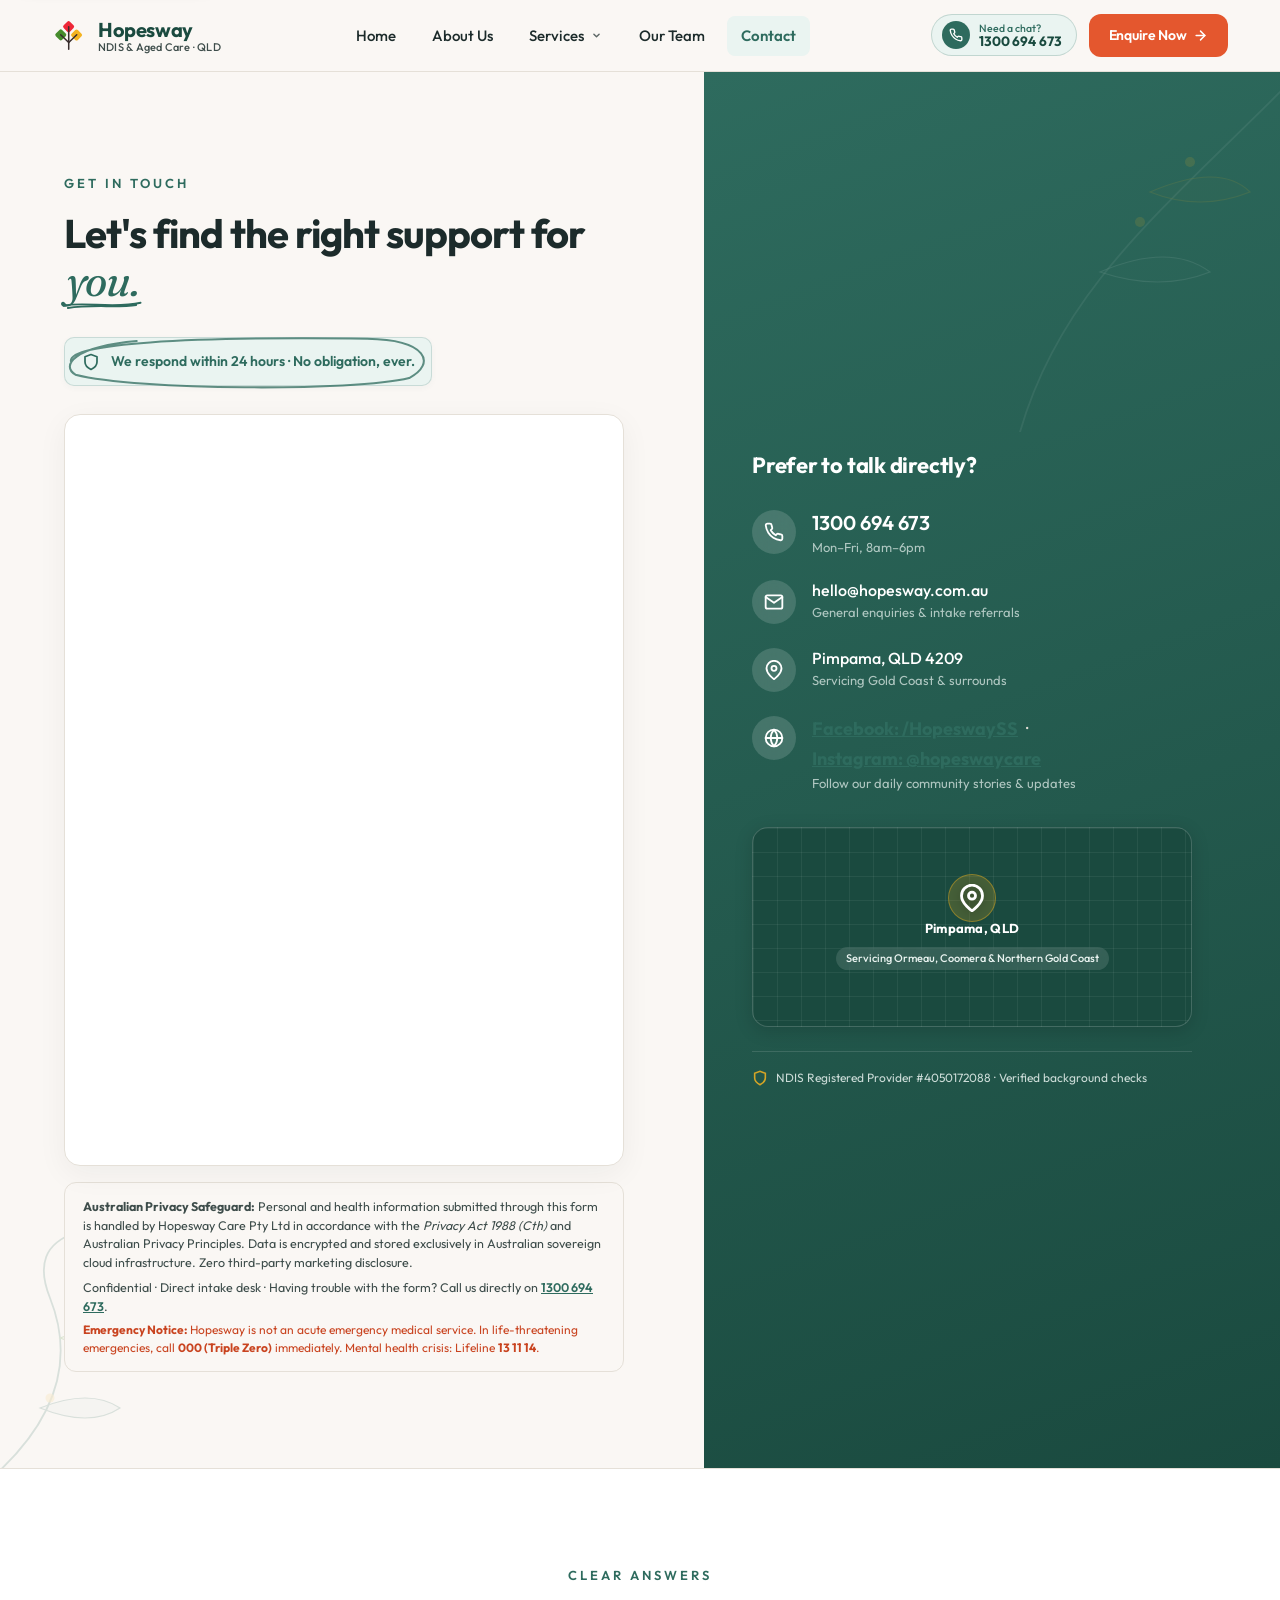
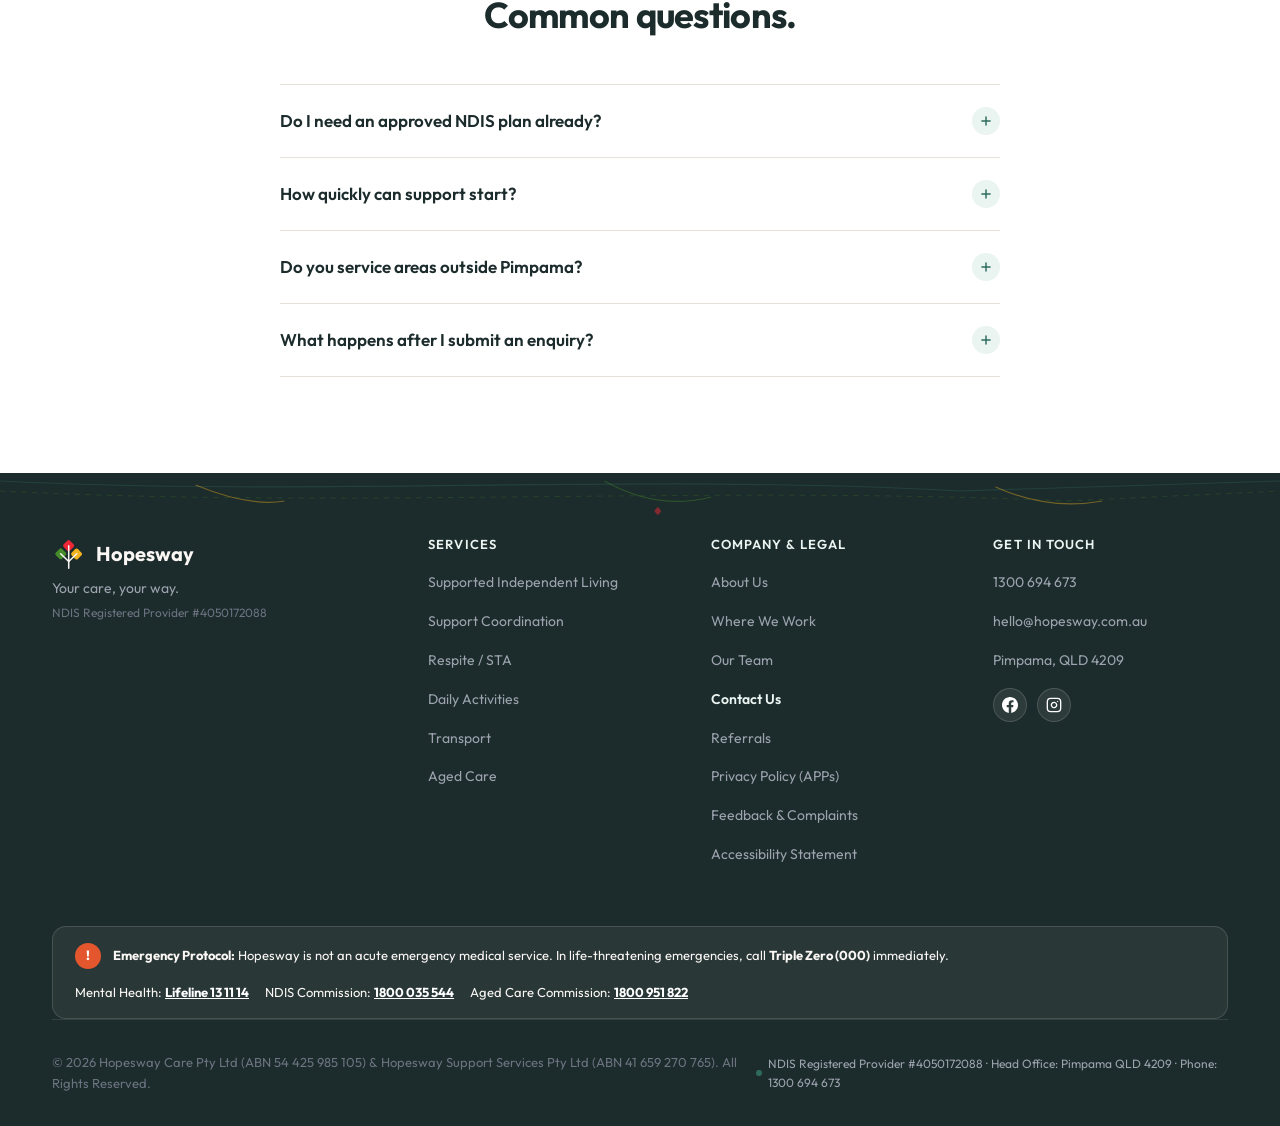
<file: contact.html>
<!DOCTYPE html>
<html lang="en-AU">
<head>
  <meta charset="UTF-8">
  <meta name="viewport" content="width=device-width, initial-scale=1.0">
  <title>Contact Our Local Care Desk in Pimpama &amp; Gold Coast | Hopesway</title>
  <meta name="description" content="Speak directly with Hopesway intake coordinators in Pimpama, QLD. Fast 24-hour response for NDIS and aged care enquiries. Call 1300 694 673.">

  <!-- Google Fonts: Outfit (400, 500, 600, 700) + Fraunces (italic 400, 500) -->
  <link rel="preconnect" href="https://fonts.googleapis.com">
  <link rel="preconnect" href="https://fonts.gstatic.com" crossorigin>
  <link href="https://fonts.googleapis.com/css2?family=Fraunces:ital,wght@1,400;1,500&family=Outfit:wght@400;500;600;700&display=swap" rel="stylesheet">

  <!-- Preconnect and DNS-Prefetch for Form & Chat Gateways -->
  <link rel="dns-prefetch" href="https://api.leadconnectorhq.com">
  <link rel="preconnect" href="https://api.leadconnectorhq.com" crossorigin>
  <link rel="dns-prefetch" href="https://services.leadconnectorhq.com">
  <link rel="preconnect" href="https://services.leadconnectorhq.com" crossorigin>
  <link rel="dns-prefetch" href="https://hopesway.com.au">
  <link rel="preconnect" href="https://hopesway.com.au">
  <link rel="dns-prefetch" href="https://widgets.leadconnectorhq.com">
  <link rel="preconnect" href="https://widgets.leadconnectorhq.com" crossorigin>

  <link rel="icon" type="image/svg+xml" href="favicon.svg">
  <link rel="alternate icon" href="favicon.svg">

  <style>
    /* ================================================================
       RESET & BASE STYLING
       ================================================================ */
    *, *::before, *::after { margin: 0; padding: 0; box-sizing: border-box; }
    html { scroll-behavior: smooth;
      -webkit-font-smoothing: antialiased;
      -moz-osx-font-smoothing: grayscale; overflow-x: hidden; width: 100%; box-sizing: border-box; }
    body {
      font-family: 'Outfit', sans-serif;
      font-size: 18px;
      line-height: 1.6;
      color: #1C2B2B;
      background: #FAF7F4;
      overflow-x: hidden;
    }
    img { max-width: 100%; display: block; }
    a { text-decoration: none; color: inherit; }
    button { font-family: inherit; cursor: pointer; border: none; background: none; }
    ul, ol { list-style: none; }
    h1, h2, h3, h4 { line-height: 1.15; letter-spacing: -0.02em; }

    /* Custom Selection */
    ::selection {
      background: #2E6B5E;
      color: #FFFFFF;
    }

    /* Custom Thin Scrollbar */
    ::-webkit-scrollbar { width: 8px; height: 8px; }
    ::-webkit-scrollbar-track { background: #FAF7F4; }
    ::-webkit-scrollbar-thumb {
      background: #2E6B5E;
      border-radius: 4px;
    }
    ::-webkit-scrollbar-thumb:hover { background: #1A4A3F; }

    /* ================================================================
       DESIGN TOKENS
       ================================================================ */
    :root {
      --bg: #FAF7F4;
      --surface: #FFFFFF;
      --border: #E5E0D8;
      --brand: #2E6B5E;
      --brand-light: #EAF4F1;
      --brand-dark: #1A4A3F;
      --accent: #E4572E;
      --accent-hover: #C94420;
      /* Logo Specific Brand Colors */
      --logo-red: #EE2737;
      --logo-green: #468C2C;
      --logo-gold: #F4B320;
      --logo-trunk: #392E2D;
      --text: #1C2B2B;
      --text-muted: #3E4D4B; /* Calibrated high-contrast muted text (8.2:1 against #FAF7F4, WCAG AAA) */
      --text-ochre: #8C5310;
      --text-green-deep: #1E5045;
      --text-coral: #C94420;
      --shadow-card: 0 2px 12px rgba(0,0,0,0.07);
      --shadow-card-hover: 0 10px 30px rgba(0,0,0,0.12);
      --radius-card: 16px;
      --radius-btn: 12px;
      --radius-input: 10px;
      --nav-h: 72px;
    }

    .skip-link {
      position: fixed;
      top: -70px;
      left: 20px;
      background: #1C2B2B;
      color: #FFFFFF;
      padding: 12px 22px;
      border-radius: 8px;
      font-weight: 700;
      font-size: 15px;
      z-index: 100000;
      transition: top 160ms ease;
      text-decoration: underline;
      border: 2px solid #E4572E;
      box-shadow: 0 4px 16px rgba(0,0,0,0.3);
    }
    .skip-link:focus {
      top: 16px;
      outline: 3px solid #FFFFFF;
      outline-offset: 2px;
    }

    /* Secondary Display Font: Fraunces (italic only) */
    .font-display {
      font-family: 'Fraunces', Georgia, serif;
      font-style: italic;
      font-weight: 400;
    }
    .font-display-500 {
      font-family: 'Fraunces', Georgia, serif;
      font-style: italic;
      font-weight: 500;
    }

    .container {
      max-width: 1240px;
      margin: 0 auto;
      padding: 0 32px;
    }

    /* ================================================================
       NAVIGATION (VERBATIM SITE-WIDE PARITY)
       ================================================================ */
    .nav {
      position: fixed;
      top: 0;
      left: 0;
      width: 100%;
      height: var(--nav-h);
      background: rgba(250, 247, 244, 0.94);
      backdrop-filter: blur(12px);
      -webkit-backdrop-filter: blur(12px);
      border-bottom: 1px solid var(--border);
      z-index: 1000;
      transition: box-shadow 200ms ease;
    }
    .nav.scrolled {
      box-shadow: 0 4px 20px rgba(28, 43, 43, 0.06);
    }
    .nav-inner {
      max-width: 1240px;
      margin: 0 auto;
      height: 100%;
      padding: 0 32px;
      display: flex;
      align-items: center;
      justify-content: space-between;
      gap: 20px;
    }
    @media (max-width: 768px) {
      .nav-inner { padding: 0 20px; }
    }

    /* Brand Logo */
    .nav-brand {
      display: inline-flex;
      align-items: center;
      gap: 12px;
      text-decoration: none;
      flex-shrink: 0;
    }
    .brand-logo-icon {
      width: 34px;
      height: 34px;
      display: block;
      transition: transform 250ms ease;
    }
    .nav-brand:hover .brand-logo-icon {
      transform: rotate(6deg) scale(1.04);
    }
    .brand-text-col {
      display: flex;
      flex-direction: column;
      line-height: 1.15;
    }
    .brand-name {
      font-size: 20px;
      font-weight: 700;
      letter-spacing: -0.02em;
      color: var(--brand-dark);
    }
    .brand-subtext {
      font-size: 11px;
      font-weight: 500;
      color: var(--text-muted);
      letter-spacing: 0.02em;
    }

    /* Desktop Navigation Links */
    .nav-links {
      display: none;
      align-items: center;
      gap: 8px;
    }
    @media (min-width: 980px) {
      .nav-links { display: flex; }
    }
    .nav-item {
      position: relative;
    }
    .nav-link {
      display: inline-flex;
      align-items: center;
      gap: 6px;
      padding: 8px 14px;
      font-size: 15px;
      font-weight: 500;
      color: var(--text);
      border-radius: 8px;
      transition: color 150ms ease, background-color 150ms ease;
      text-decoration: none;
    }
    .nav-link:hover {
      color: var(--brand);
      background-color: rgba(46, 107, 94, 0.06);
    }
    .nav-link.active {
      color: var(--brand);
      font-weight: 600;
      background-color: var(--brand-light);
    }
    .nav-chevron {
      width: 13px;
      height: 13px;
      transition: transform 200ms ease;
      opacity: 0.7;
    }
    .nav-item:hover .nav-chevron,
    .nav-item:focus-within .nav-chevron {
      transform: rotate(180deg);
      opacity: 1;
    }

    /* Flyout Dropdown for Services */
    .nav-dropdown {
      position: absolute;
      top: calc(100% + 10px);
      left: 50%;
      transform: translateX(-50%) translateY(8px);
      width: 590px;
      background: var(--surface);
      border: 1px solid var(--border);
      border-radius: 16px;
      box-shadow: 0 18px 42px rgba(28, 43, 43, 0.12);
      padding: 18px 20px 14px;
      opacity: 0;
      pointer-events: none;
      transition: opacity 220ms ease, transform 220ms ease;
      z-index: 1050;
    }
    .nav-dropdown::before {
      content: '';
      position: absolute;
      top: -14px;
      left: 0;
      width: 100%;
      height: 16px;
    }
    .nav-item:hover .nav-dropdown,
    .nav-item:focus-within .nav-dropdown {
      opacity: 1;
      pointer-events: auto;
      transform: translateX(-50%) translateY(0);
    }
    .dropdown-header-strip {
      margin-bottom: 12px;
      padding-bottom: 8px;
      border-bottom: 1px solid var(--border);
      display: flex;
      align-items: center;
      justify-content: space-between;
    }
    .dropdown-pill {
      font-size: 11px;
      font-weight: 600;
      color: var(--brand);
      background: var(--brand-light);
      padding: 3px 9px;
      border-radius: 999px;
      letter-spacing: 0.02em;
    }
    .dropdown-grid {
      display: grid;
      grid-template-columns: 1fr 1fr;
      gap: 16px;
    }
    .dropdown-col-title {
      font-size: 11.5px;
      font-weight: 700;
      text-transform: uppercase;
      letter-spacing: 0.06em;
      color: var(--text-muted);
      margin-bottom: 8px;
      display: flex;
      align-items: center;
      gap: 6px;
    }
    .dropdown-col-title svg {
      color: var(--brand);
    }
    .dropdown-card-link {
      display: block;
      padding: 7px 10px;
      border-radius: 8px;
      text-decoration: none;
      transition: background 150ms ease, transform 150ms ease;
    }
    .dropdown-card-link:hover {
      background: var(--brand-light);
      transform: translateX(2px);
    }
    .dropdown-card-title {
      font-size: 13.5px;
      font-weight: 600;
      color: var(--text);
      display: block;
      line-height: 1.3;
    }
    .dropdown-card-desc {
      font-size: 11.5px;
      color: var(--text-muted);
      display: block;
      line-height: 1.35;
      margin-top: 2px;
    }
    .dropdown-trust-box {
      margin-top: 10px;
      padding: 9px 12px;
      background: rgba(46, 107, 94, 0.05);
      border-radius: 8px;
      border: 1px dashed rgba(46, 107, 94, 0.25);
    }
    .dropdown-trust-num {
      font-size: 12px;
      font-weight: 700;
      color: var(--brand-dark);
      display: block;
    }
    .dropdown-trust-text {
      font-size: 11px;
      color: var(--text-muted);
      line-height: 1.35;
    }
    .dropdown-footer {
      margin-top: 10px;
      padding-top: 9px;
      border-top: 1px solid var(--border);
      display: flex;
      align-items: center;
      justify-content: space-between;
    }
    .dropdown-footer a {
      font-size: 12.5px;
      font-weight: 600;
      color: var(--brand);
      text-decoration: none;
      display: inline-flex;
      align-items: center;
      gap: 4px;
    }
    .dropdown-footer a:hover {
      color: var(--brand-dark);
      text-decoration: underline;
    }
    .dropdown-tag {
      font-size: 11.5px;
      color: var(--text-muted);
    }

    /* Right Action Bar (Direct Phone Pill + CTA) */
    .nav-actions {
      display: flex;
      align-items: center;
      gap: 12px;
      flex-shrink: 0;
    }
    .nav-phone-pill {
      display: none;
      align-items: center;
      gap: 9px;
      padding: 6px 14px 6px 10px;
      background: var(--brand-light);
      border: 1px solid rgba(46, 107, 94, 0.22);
      border-radius: 999px;
      text-decoration: none;
      transition: background 180ms ease, border-color 180ms ease, transform 180ms ease;
    }
    @media (min-width: 680px) {
      .nav-phone-pill { display: inline-flex; }
    }
    .nav-phone-pill:hover {
      background: #d8ece7;
      border-color: var(--brand);
      transform: translateY(-1px);
    }
    .phone-icon-dot {
      width: 28px;
      height: 28px;
      border-radius: 50%;
      background: var(--brand);
      color: #FFFFFF;
      display: flex;
      align-items: center;
      justify-content: center;
      flex-shrink: 0;
      transition: transform 200ms ease;
    }
    .nav-phone-pill:hover .phone-icon-dot {
      transform: scale(1.08);
    }
    .phone-text-wrap {
      display: flex;
      flex-direction: column;
      line-height: 1.15;
    }
    .phone-label {
      font-size: 10.5px;
      color: var(--brand);
      font-weight: 500;
    }
    .phone-num {
      font-size: 13.5px;
      font-weight: 700;
      color: var(--brand-dark);
      letter-spacing: -0.01em;
    }
    .nav-cta {
      display: none;
      padding: 10px 20px;
      font-size: 14px;
      font-weight: 600;
      letter-spacing: -0.01em;
      gap: 6px;
      align-items: center;
      background: var(--accent);
      color: #FFFFFF;
      border-radius: var(--radius-btn);
      transition: background 180ms ease, transform 180ms ease;
    }
    @media (min-width: 860px) {
      .nav-cta { display: inline-flex; }
    }
    .nav-cta:hover {
      background: var(--accent-hover);
      transform: translateY(-1px);
    }

    /* Mobile Hamburger */
    .nav-hamburger {
      display: flex;
      flex-direction: column;
      justify-content: center;
      align-items: center;
      gap: 5px;
      width: 42px;
      height: 42px;
      padding: 8px;
      border-radius: 10px;
      background: rgba(46, 107, 94, 0.06);
      border: 1px solid var(--border);
      cursor: pointer;
      transition: background 150ms ease;
    }
    @media (min-width: 980px) {
      .nav-hamburger { display: none; }
    }
    .nav-hamburger:hover {
      background: rgba(46, 107, 94, 0.12);
    }
    .nav-hamburger span {
      display: block;
      width: 20px;
      height: 2px;
      background: var(--brand-dark);
      border-radius: 2px;
      transition: transform 200ms ease, opacity 200ms ease;
    }
    .nav-hamburger.open span:nth-child(1) { transform: translateY(7px) rotate(45deg); }
    .nav-hamburger.open span:nth-child(2) { opacity: 0; }
    .nav-hamburger.open span:nth-child(3) { transform: translateY(-7px) rotate(-45deg); }

    /* Mobile Menu Drawer */
    .mobile-menu {
      display: none;
      position: fixed;
      top: var(--nav-h);
      left: 0;
      width: 100%;
      max-height: calc(100vh - var(--nav-h));
      overflow-y: auto;
      background: var(--bg);
      border-bottom: 1px solid var(--border);
      padding: 18px 20px 24px;
      z-index: 999;
      flex-direction: column;
      gap: 12px;
      box-shadow: 0 12px 32px rgba(28, 43, 43, 0.12);
    }
    .mobile-menu.open { display: flex; }
    .mobile-call-banner {
      display: flex;
      align-items: center;
      justify-content: space-between;
      padding: 12px 16px;
      background: var(--brand-light);
      border: 1px solid rgba(46, 107, 94, 0.22);
      border-radius: 12px;
      color: var(--brand-dark);
      text-decoration: none;
    }
    .mobile-call-banner:hover { background: #d8ece7; }
    .mobile-nav-group {
      display: flex;
      flex-direction: column;
      gap: 4px;
    }
    .mobile-link {
      padding: 11px 14px;
      font-size: 15.5px;
      font-weight: 500;
      color: var(--text);
      border-radius: 8px;
      text-decoration: none;
      transition: background 150ms ease;
      display: flex;
      align-items: center;
      justify-content: space-between;
    }
    .mobile-link:hover,
    .mobile-link.active {
      background: var(--brand-light);
      color: var(--brand);
      font-weight: 600;
    }
    .mobile-sub-services {
      padding: 4px 0 6px 14px;
      display: flex;
      flex-direction: column;
      gap: 3px;
    }
    .mobile-sub-link {
      padding: 7px 10px;
      font-size: 13.5px;
      color: var(--text-muted);
      border-radius: 6px;
      text-decoration: none;
      display: flex;
      align-items: center;
      gap: 8px;
    }
    .mobile-sub-link:hover {
      color: var(--brand);
      background: rgba(46, 107, 94, 0.05);
    }
    .mobile-sub-bullet {
      width: 5px;
      height: 5px;
      border-radius: 50%;
      background: var(--brand);
      flex-shrink: 0;
    }
    .mobile-menu .btn-primary {
      width: 100%;
      justify-content: center;
      padding: 13px;
      margin-top: 4px;
      background: var(--accent);
      color: #FFFFFF;
      border-radius: var(--radius-btn);
      font-weight: 600;
      display: flex;
      align-items: center;
      text-align: center;
    }
    .mobile-menu-footer {
      font-size: 11.5px;
      color: var(--text-muted);
      text-align: center;
      padding-top: 6px;
    }

    /* ================================================================
       SPLIT-SCREEN HERO LAYOUT (MIN-HEIGHT CALC(100VH - 72PX))
       ================================================================ */
    .contact-split-hero {
      position: relative;
      margin-top: var(--nav-h);
      min-height: calc(100vh - var(--nav-h));
      display: flex;
      width: 100%;
    }
    @media (max-width: 960px) {
      .contact-split-hero {
        flex-direction: column;
        min-height: auto;
      }
    }

    /* ----------------------------------------------------------------
       LEFT PANEL (55% WIDTH, #FAF7F4, HEADLINE + FORM)
       ---------------------------------------------------------------- */
    .contact-panel-left {
      flex: 0 0 55%;
      width: 55%;
      background: #FAF7F4;
      padding: 96px 64px;
      position: relative;
      overflow: hidden;
      display: flex;
      flex-direction: column;
      justify-content: center;
    }
    @media (max-width: 1140px) {
      .contact-panel-left {
        padding: 80px 48px;
      }
    }
    @media (max-width: 960px) {
      .contact-panel-left {
        flex: 1 1 100%;
        width: 100%;
        padding: 64px 24px;
      }
    }

    /* Calming background botanical doodle watermark in left panel */
    .panel-botanical-bg {
      position: absolute;
      bottom: -30px;
      left: -30px;
      width: 280px;
      height: 280px;
      pointer-events: none;
      opacity: 0.16;
      z-index: 0;
    }

    .panel-left-content {
      position: relative;
      z-index: 1;
      max-width: 560px;
      width: 100%;
    }

    .contact-label {
      display: inline-block;
      font-size: 13px;
      font-weight: 600;
      letter-spacing: 3px;
      text-transform: uppercase;
      color: var(--brand);
      margin-bottom: 16px;
    }
    .contact-panel-left h1 {
      font-size: 40px;
      font-weight: 700;
      color: #1C2B2B;
      line-height: 1.15;
      letter-spacing: -0.025em;
    }
    @media (max-width: 768px) {
      .contact-panel-left h1 {
        font-size: 32px;
      }
    }
    .hero-accent {
      color: var(--brand);
      font-size: 1.08em;
      padding: 0 2px;
    }

    /* Reassurance Soft Pill / Badge */
    .contact-reassurance-pill {
      display: inline-flex;
      align-items: center;
      gap: 10px;
      background: var(--brand-light);
      border-radius: 10px;
      padding: 12px 16px;
      margin-top: 32px;
      font-size: 14px;
      font-weight: 600;
      color: var(--brand);
      border: 1px solid rgba(46, 107, 94, 0.18);
      box-shadow: 0 2px 6px rgba(46, 107, 94, 0.04);
    }
    .reassurance-icon {
      display: flex;
      align-items: center;
      justify-content: center;
      width: 20px;
      height: 20px;
      color: var(--brand);
      flex-shrink: 0;
    }

    /* ----------------------------------------------------------------
       FLOATING LABEL FORM
       ---------------------------------------------------------------- */

    /* Iframe Card Container & Loading Skeleton */
    .contact-card-container {
      position: relative;
      background: #FFFFFF;
      border: 1px solid var(--border);
      border-radius: 16px;
      box-shadow: 0 8px 30px rgba(28, 43, 43, 0.05);
      overflow: hidden;
      min-height: 750px;
      width: 100%;
      margin-top: 24px;
    }
    .contact-card-container iframe {
      display: block;
      width: 100%;
      border: none;
      min-height: 750px;
      background: transparent;
      position: relative;
      z-index: 2;
      opacity: 0;
      transition: opacity 400ms ease;
    }
    .iframe-skeleton {
      position: absolute;
      top: 0;
      left: 0;
      width: 100%;
      height: 100%;
      background: #FFFFFF;
      z-index: 10;
      padding: 32px 24px;
      display: flex;
      flex-direction: column;
      gap: 20px;
      transition: opacity 350ms ease, visibility 350ms ease;
    }
    .skeleton-header-box {
      display: flex;
      align-items: center;
      gap: 16px;
      margin-bottom: 8px;
    }
    .skeleton-spinner-wrap {
      width: 44px;
      height: 44px;
      border-radius: 50%;
      background: var(--brand-light);
      display: flex;
      align-items: center;
      justify-content: center;
      position: relative;
    }
    .spinner-ring {
      width: 24px;
      height: 24px;
      border: 2.5px solid rgba(46, 107, 94, 0.2);
      border-top-color: var(--brand);
      border-radius: 50%;
      animation: spin 800ms linear infinite;
    }
    @keyframes spin {
      to { transform: rotate(360deg); }
    }
    .skeleton-heading-lines {
      flex: 1;
      display: flex;
      flex-direction: column;
      gap: 8px;
    }
    .sk-bar {
      border-radius: 6px;
      background: linear-gradient(90deg, #F0ECE6 25%, #FAF7F4 50%, #F0ECE6 75%);
      background-size: 200% 100%;
      animation: skeletonPulse 1.4s infinite ease-in-out;
    }
    @keyframes skeletonPulse {
      0% { background-position: 200% 0; }
      100% { background-position: -200% 0; }
    }
    .sk-title { width: 55%; height: 18px; }
    .sk-subtitle { width: 80%; height: 13px; }
    .sk-field {
      width: 100%;
      height: 48px;
      border-radius: 10px;
      border: 1px solid var(--border);
    }
    .sk-field-row {
      display: grid;
      grid-template-columns: 1fr 1fr;
      gap: 14px;
    }
    .sk-textarea {
      width: 100%;
      height: 110px;
      border-radius: 10px;
      border: 1px solid var(--border);
    }
    .sk-button {
      width: 100%;
      height: 48px;
      border-radius: 12px;
      background: var(--brand-light);
      display: flex;
      align-items: center;
      justify-content: center;
      color: var(--brand);
      font-size: 14px;
      font-weight: 600;
      letter-spacing: 0.02em;
    }

    .contact-form-wrap {
      margin-top: 28px;
      max-width: 100%;
      width: 100%;
    }
    .floating-field {
      position: relative;
      margin-bottom: 20px;
    }
    .floating-input,
    .floating-select,
    .floating-textarea {
      width: 100%;
      background: #FFFFFF;
      border: 1.5px solid #E5E0D8;
      border-radius: var(--radius-input);
      font-family: inherit;
      font-size: 15.5px;
      color: #1C2B2B;
      padding: 24px 44px 8px 16px;
      transition: border-color 180ms ease, box-shadow 180ms ease;
      outline: none;
      -webkit-appearance: none;
      appearance: none;
    }
    .floating-textarea {
      padding-top: 24px;
      resize: vertical;
      min-height: 110px;
    }
    .floating-input:focus,
    .floating-select:focus,
    .floating-textarea:focus {
      border-color: var(--brand);
      box-shadow: 0 0 0 3px rgba(46, 107, 94, 0.14);
    }

    /* Floating Label States */
    .floating-label {
      position: absolute;
      left: 16px;
      top: 50%;
      transform: translateY(-50%);
      font-size: 15px;
      color: #6B7280;
      pointer-events: none;
      transition: transform 150ms ease, top 150ms ease, font-size 150ms ease, color 150ms ease;
      transform-origin: left top;
    }
    .floating-label-textarea {
      top: 20px;
      transform: none;
    }

    /* Float Trigger: Focus, Placeholder-shown trick, or .is-filled */
    .floating-input:focus ~ .floating-label,
    .floating-input:not(:placeholder-shown) ~ .floating-label,
    .floating-select:focus ~ .floating-label,
    .floating-select.is-filled ~ .floating-label,
    .floating-textarea:focus ~ .floating-label,
    .floating-textarea:not(:placeholder-shown) ~ .floating-label,
    .floating-field.is-active .floating-label {
      top: 7px;
      transform: none;
      font-size: 11.5px;
      font-weight: 600;
      color: var(--brand);
    }

    /* Select Dropdown Arrow Indicator */
    .select-chevron {
      position: absolute;
      right: 16px;
      top: 50%;
      transform: translateY(-50%);
      width: 14px;
      height: 14px;
      color: #6B7280;
      pointer-events: none;
      transition: transform 180ms ease;
    }
    .floating-select:focus ~ .select-chevron {
      color: var(--brand);
      transform: translateY(-50%) rotate(180deg);
    }

    /* Valid Completion Green Checkmark Icon (animated in right side) */
    .valid-check-icon {
      position: absolute;
      right: 14px;
      top: 50%;
      transform: translateY(-50%) scale(0.4);
      width: 20px;
      height: 20px;
      border-radius: 50%;
      background: var(--brand-light);
      color: var(--brand);
      border: 1.5px solid var(--brand);
      display: flex;
      align-items: center;
      justify-content: center;
      pointer-events: none;
      opacity: 0;
      transition: opacity 200ms ease, transform 200ms cubic-bezier(0.175, 0.885, 0.32, 1.275);
    }
    .valid-check-textarea {
      top: 22px;
      transform: scale(0.4);
    }
    .floating-field.is-valid .valid-check-icon {
      opacity: 1;
      transform: translateY(-50%) scale(1);
    }
    .floating-field.is-valid .valid-check-textarea {
      transform: scale(1);
    }

    /* Submit Button */
    .btn-submit-enquiry {
      width: 100%;
      padding: 16px;
      border-radius: var(--radius-btn);
      background: var(--accent);
      color: #FFFFFF;
      font-size: 16px;
      font-weight: 600;
      letter-spacing: -0.01em;
      border: none;
      cursor: pointer;
      display: flex;
      align-items: center;
      justify-content: center;
      gap: 8px;
      transition: background 180ms ease, transform 180ms ease, box-shadow 180ms ease;
      box-shadow: 0 4px 14px rgba(228, 87, 46, 0.25);
    }
    .btn-submit-enquiry:hover {
      background: var(--accent-hover);
      transform: scale(1.01);
      box-shadow: 0 8px 24px rgba(228, 87, 46, 0.35);
    }
    .btn-submit-enquiry:active {
      transform: scale(0.99);
    }

    /* Agreement Subtext */
    .form-agreement-note {
      font-size: 12px;
      color: var(--text-muted);
      text-align: center;
      margin-top: 12px;
      line-height: 1.45;
    }

    /* Success Feedback Card (Post submission) */
    .form-success-card {
      display: none;
      background: #FFFFFF;
      border: 1.5px solid var(--brand);
      border-radius: 16px;
      padding: 36px 32px;
      text-align: center;
      box-shadow: var(--shadow-card);
      animation: fadeIn 300ms ease forwards;
    }
    @keyframes fadeIn {
      from { opacity: 0; transform: translateY(8px); }
      to { opacity: 1; transform: translateY(0); }
    }
    .success-badge-circle {
      width: 56px;
      height: 56px;
      border-radius: 50%;
      background: var(--brand-light);
      color: var(--brand);
      display: flex;
      align-items: center;
      justify-content: center;
      margin: 0 auto 16px;
    }
    .form-success-card h3 {
      font-size: 22px;
      font-weight: 700;
      color: var(--brand-dark);
      margin-bottom: 8px;
    }
    .form-success-card p {
      font-size: 15px;
      color: var(--text-muted);
      line-height: 1.55;
      margin-bottom: 20px;
    }

    /* ----------------------------------------------------------------
       RIGHT PANEL (45% WIDTH, GRADIENT, CONTACT INFO + MAP)
       ---------------------------------------------------------------- */
    .contact-panel-right {
      flex: 0 0 45%;
      width: 45%;
      background: linear-gradient(160deg, #2E6B5E 0%, #1A4A3F 100%);
      padding: 96px 48px;
      color: #FFFFFF;
      position: relative;
      overflow: hidden;
      display: flex;
      flex-direction: column;
      justify-content: center;
    }
    @media (max-width: 1140px) {
      .contact-panel-right {
        padding: 80px 36px;
      }
    }
    @media (max-width: 960px) {
      .contact-panel-right {
        flex: 1 1 100%;
        width: 100%;
        padding: 64px 24px;
      }
    }

    /* Biophilic native tree and eucalyptus leaf line art accent in right panel */
    .panel-right-botanical {
      position: absolute;
      top: -20px;
      right: -20px;
      width: 320px;
      height: 380px;
      pointer-events: none;
      opacity: 0.22;
      z-index: 0;
    }

    .panel-right-content {
      position: relative;
      z-index: 1;
      max-width: 440px;
      width: 100%;
    }

    .contact-panel-right h3 {
      font-size: 22px;
      font-weight: 700;
      color: #FFFFFF;
      margin-bottom: 32px;
      letter-spacing: -0.01em;
    }

    /* 3 Contact Rows */
    .contact-rows-list {
      display: flex;
      flex-direction: column;
      gap: 24px;
      margin-bottom: 36px;
    }
    .contact-row-item {
      display: flex;
      align-items: flex-start;
      gap: 16px;
    }
    .contact-icon-circle {
      width: 44px;
      height: 44px;
      border-radius: 50%;
      background: rgba(255, 255, 255, 0.15);
      backdrop-filter: blur(8px);
      display: flex;
      align-items: center;
      justify-content: center;
      flex-shrink: 0;
      color: #FFFFFF;
      transition: background 180ms ease, transform 180ms ease;
    }
    .contact-row-item:hover .contact-icon-circle {
      background: rgba(255, 255, 255, 0.25);
      transform: scale(1.05);
    }
    .contact-row-text {
      display: flex;
      flex-direction: column;
      line-height: 1.25;
    }
    .contact-phone-link {
      font-size: 20px;
      font-weight: 600;
      color: #FFFFFF;
      text-decoration: none;
      transition: color 150ms ease;
    }
    .contact-phone-link:hover {
      color: #F4B320;
      text-decoration: underline;
    }
    .contact-email-link {
      font-size: 16px;
      font-weight: 500;
      color: #FFFFFF;
      text-decoration: none;
      transition: color 150ms ease;
    }
    .contact-email-link:hover {
      color: #F4B320;
      text-decoration: underline;
    }
    .contact-address-text {
      font-size: 16px;
      font-weight: 500;
      color: #FFFFFF;
    }
    .contact-row-subtext {
      font-size: 13px;
      color: #EAF4F1;
      opacity: 0.7;
      margin-top: 4px;
    }

    /* Rounded Map Placeholder (Height 200px, Background #1A4A3F, Grid Pattern) */
    .map-placeholder-box {
      border-radius: 16px;
      height: 200px;
      background: #1A4A3F;
      background-image: 
        linear-gradient(rgba(255, 255, 255, 0.06) 1px, transparent 1px),
        linear-gradient(90deg, rgba(255, 255, 255, 0.06) 1px, transparent 1px);
      background-size: 24px 24px;
      border: 1px solid rgba(255, 255, 255, 0.18);
      position: relative;
      display: flex;
      flex-direction: column;
      align-items: center;
      justify-content: center;
      overflow: hidden;
      box-shadow: 0 4px 18px rgba(0, 0, 0, 0.15);
    }
    /* Subtle radar pulse aura */
    .map-pin-wrap {
      display: flex;
      flex-direction: column;
      align-items: center;
      position: relative;
      z-index: 1;
    }
    .map-pulse-ring {
      position: absolute;
      top: 14px;
      left: 50%;
      transform: translate(-50%, -50%);
      width: 48px;
      height: 48px;
      border-radius: 50%;
      background: rgba(244, 179, 32, 0.2);
      border: 1px solid rgba(244, 179, 32, 0.4);
      animation: pulseAura 2.5s infinite ease-out;
      pointer-events: none;
    }
    @keyframes pulseAura {
      0% { transform: translate(-50%, -50%) scale(0.6); opacity: 1; }
      100% { transform: translate(-50%, -50%) scale(1.6); opacity: 0; }
    }
    .map-pin-icon {
      width: 28px;
      height: 28px;
      color: #FFFFFF;
      filter: drop-shadow(0 2px 6px rgba(0, 0, 0, 0.3));
    }
    .map-caption {
      font-size: 13px;
      font-weight: 700;
      color: #FFFFFF;
      margin-top: 6px;
      letter-spacing: 0.02em;
    }
    .map-sub-pill {
      margin-top: 8px;
      font-size: 11px;
      font-weight: 500;
      color: #EAF4F1;
      background: rgba(255, 255, 255, 0.12);
      padding: 3px 10px;
      border-radius: 999px;
      backdrop-filter: blur(4px);
    }

    /* Direct Reassurance Trust Strip in Right Panel */
    .right-panel-trust {
      margin-top: 24px;
      padding-top: 16px;
      border-top: 1px solid rgba(255, 255, 255, 0.15);
      font-size: 12px;
      color: #EAF4F1;
      opacity: 0.85;
      display: flex;
      align-items: center;
      gap: 8px;
    }
    .right-panel-trust svg {
      color: var(--logo-gold);
      flex-shrink: 0;
    }

    /* ================================================================
       FULL WIDTH FAQ SECTION (BELOW SPLIT-SCREEN, #FFFFFF BACKGROUND)
       ================================================================ */
    .contact-faq-section {
      background: #FFFFFF;
      padding: 96px 64px;
      position: relative;
      border-top: 1px solid var(--border);
    }
    @media (max-width: 768px) {
      .contact-faq-section {
        padding: 64px 24px;
      }
    }
    .faq-inner-container {
      max-width: 720px;
      margin: 0 auto;
    }
    .faq-header {
      text-align: center;
      margin-bottom: 48px;
    }
    .faq-label {
      font-size: 13px;
      font-weight: 600;
      letter-spacing: 3px;
      text-transform: uppercase;
      color: var(--brand);
      display: block;
      margin-bottom: 8px;
    }
    .faq-header h2 {
      font-size: 36px;
      font-weight: 700;
      color: #1C2B2B;
      letter-spacing: -0.02em;
    }
    @media (max-width: 768px) {
      .faq-header h2 {
        font-size: 28px;
      }
    }

    /* Accordion Item Styling */
    .faq-accordion-list {
      display: flex;
      flex-direction: column;
    }
    .faq-item {
      border-bottom: 1px solid #E5E0D8;
      transition: background-color 150ms ease;
    }
    .faq-item:first-child {
      border-top: 1px solid #E5E0D8;
    }
    .faq-question-btn {
      width: 100%;
      text-align: left;
      padding: 22px 0;
      display: flex;
      align-items: center;
      justify-content: space-between;
      gap: 16px;
      background: none;
      border: none;
      cursor: pointer;
      font-size: 17px;
      font-weight: 600;
      color: #1C2B2B;
      transition: color 180ms ease;
    }
    .faq-question-btn:hover {
      color: var(--brand);
    }
    .faq-icon-wrap {
      width: 28px;
      height: 28px;
      border-radius: 50%;
      background: var(--brand-light);
      display: flex;
      align-items: center;
      justify-content: center;
      flex-shrink: 0;
      color: var(--brand);
      transition: transform 200ms cubic-bezier(0.16, 1, 0.3, 1), background-color 200ms ease, color 200ms ease;
    }
    .faq-item.is-open .faq-icon-wrap {
      transform: rotate(45deg);
      background: var(--brand);
      color: #FFFFFF;
    }
    .faq-icon-svg {
      width: 14px;
      height: 14px;
      display: block;
    }

    /* Smooth Height Grid Trick */
    .faq-answer-grid {
      display: grid;
      grid-template-rows: 0fr;
      transition: grid-template-rows 250ms cubic-bezier(0.16, 1, 0.3, 1);
    }
    .faq-item.is-open .faq-answer-grid {
      grid-template-rows: 1fr;
    }
    .faq-answer-inner {
      overflow: hidden;
    }
    .faq-answer-text {
      font-size: 15px;
      color: #6B7280;
      line-height: 1.65;
      padding-bottom: 22px;
    }

    /* ================================================================
       FOOTER (VERBATIM SITE-WIDE PARITY)
       ================================================================ */
    .footer {
      background: #1C2B2B;
      color: #FAF7F4;
      padding: 64px 0 32px;
      position: relative;
      overflow: hidden;
    }
    .footer-roots-art {
      position: absolute;
      top: 0;
      left: 0;
      width: 100%;
      height: 48px;
      pointer-events: none;
    }
    .footer-grid {
      display: grid;
      grid-template-columns: 1fr;
      gap: 40px;
      margin-bottom: 48px;
    }
    @media (min-width: 640px) {
      .footer-grid {
        grid-template-columns: repeat(2, 1fr);
      }
    }
    @media (min-width: 1024px) {
      .footer-grid {
        grid-template-columns: 1.4fr 1fr 1fr 1fr;
        gap: 48px;
      }
    }
    .footer-brand span {
      font-size: 20px;
      font-weight: 700;
      color: #FAF7F4;
    }
    .footer-tagline {
      font-size: 14px;
      color: #9CA3AF;
      margin-top: 6px;
    }
    .footer-reg {
      font-size: 12px;
      color: #6B7280;
      margin-top: 4px;
    }
    .footer h4 {
      font-size: 13px;
      font-weight: 600;
      text-transform: uppercase;
      letter-spacing: 0.08em;
      color: var(--brand-light);
      margin-bottom: 16px;
    }
    .footer ul li {
      margin-bottom: 10px;
    }
    .footer ul li a {
      font-size: 14px;
      color: #9CA3AF;
      transition: color 150ms ease;
    }
    .footer ul li a:hover {
      color: #FAF7F4;
    }
    .footer-bottom {
      padding-top: 32px;
      border-top: 1px solid rgba(255, 255, 255, 0.1);
      display: flex;
      flex-direction: column;
      gap: 12px;
      align-items: center;
      font-size: 13px;
      color: #6B7280;
    }
    @media (min-width: 640px) {
      .footer-bottom {
        flex-direction: row;
        justify-content: space-between;
      }
    }
    .footer-ndis {
      display: inline-flex;
      align-items: center;
      gap: 6px;
      font-size: 12px;
      color: #9CA3AF;
    }
    .footer-ndis::before {
      content: '';
      width: 6px;
      height: 6px;
      border-radius: 50%;
      background: var(--brand);
    }
  </style>

  <!-- Schema.org Structured Data: FAQPage -->
  <script type="application/ld+json">
  {
    "@context": "https://schema.org",
    "@type": "FAQPage",
    "mainEntity": [
      {
        "@type": "Question",
        "name": "Do I need an approved NDIS plan already?",
        "acceptedAnswer": {
          "@type": "Answer",
          "text": "No, you don't need an approved plan before getting in touch. Whether you're preparing for your initial access request, awaiting a planning meeting, or already funded, we help you understand what supports are possible from day one."
        }
      },
      {
        "@type": "Question",
        "name": "How quickly can support start?",
        "acceptedAnswer": {
          "@type": "Answer",
          "text": "For urgent daily life supports, community activities, and transport, we can often match and introduce your dedicated support worker within 48 to 72 hours. For SIL accommodation and complex coordination, we work closely at your preferred pace to ensure the right personality match and clinical safety."
        }
      },
      {
        "@type": "Question",
        "name": "Do you service areas outside Pimpama?",
        "acceptedAnswer": {
          "@type": "Answer",
          "text": "Yes, we support participants across the entire Northern Gold Coast and Logan corridor, including Ormeau, Coomera, Upper Coomera, Helensvale, Hope Island, and Yatala. If you're located nearby in South East Queensland, reach out and we'll confirm immediate worker availability in your suburb."
        }
      },
      {
        "@type": "Question",
        "name": "What happens after I submit an enquiry?",
        "acceptedAnswer": {
          "@type": "Answer",
          "text": "Ayo or our local intake team will call you back within 24 business hours for a friendly, no-pressure chat about your goals and current routine. There are never any sales pitches or commitments, just honest advice and clear next steps tailored to your family."
        }
      }
    ]
  }
  </script>
</head>
<body>
  <!-- Accessible Skip Link -->
  <a href="#main-content" class="skip-link">Skip to main content</a>

  <!-- ================================================================
       NAVIGATION
       ================================================================ -->
  <nav class="nav" id="nav">
    <div class="nav-inner">
      <a href="index.html" class="nav-brand" aria-label="Hopesway Home">
        <svg class="brand-logo-icon" viewBox="0 0 180 180" width="34" height="34" aria-hidden="true">
          <g transform="translate(88, 46) rotate(45)">
            <rect x="-23.5" y="-23.5" width="47" height="47" rx="10" ry="10" fill="#EE2737" />
          </g>
          <g transform="translate(46.5, 89.5) rotate(45)">
            <rect x="-23.5" y="-23.5" width="47" height="47" rx="10" ry="10" fill="#468C2C" />
          </g>
          <g transform="translate(130, 90) rotate(45)">
            <rect x="-23.5" y="-23.5" width="47" height="47" rx="10" ry="10" fill="#F4B320" />
          </g>
          <g stroke="#392E2D" stroke-width="8" stroke-linecap="round" stroke-linejoin="round" fill="none">
            <line x1="88.5" y1="165" x2="88.5" y2="46" />
            <line x1="88.5" y1="130" x2="46" y2="89" />
            <line x1="88.5" y1="130" x2="131" y2="89" />
          </g>
        </svg>
        <div class="brand-text-col">
          <span class="brand-name">Hopesway</span>
          <span class="brand-subtext">NDIS &amp; Aged Care · QLD</span>
        </div>
      </a>

      <div class="nav-links" id="navLinks" role="navigation" aria-label="Main Navigation">
        <div class="nav-item">
          <a href="index.html" class="nav-link">Home</a>
        </div>
        <div class="nav-item">
          <a href="about.html" class="nav-link">About Us</a>
        </div>
        <div class="nav-item nav-has-dropdown">
          <a href="services.html" class="nav-link" aria-haspopup="true" aria-expanded="false">
            <span>Services</span>
            <svg class="nav-chevron" viewBox="0 0 20 20" fill="none" stroke="currentColor" stroke-width="2.2" stroke-linecap="round" stroke-linejoin="round" aria-hidden="true">
              <polyline points="6 8 10 12 14 8"></polyline>
            </svg>
          </a>
          <div class="nav-dropdown" role="menu" aria-label="Services Overview">
            <div class="dropdown-header-strip">
              <span class="dropdown-pill">Personalised Care &amp; Living Support · Pimpama &amp; Gold Coast</span>
            </div>
            <div class="dropdown-grid">
              <div class="dropdown-col">
                <div class="dropdown-col-title">
                  <svg width="14" height="14" viewBox="0 0 24 24" fill="none" stroke="currentColor" stroke-width="2.3"><path d="M3 9l9-7 9 7v11a2 2 0 0 1-2 2H5a2 2 0 0 1-2-2z"></path><polyline points="9 22 9 12 15 12 15 22"></polyline></svg>
                  <span>NDIS Disability Supports</span>
                </div>
                <a href="services.html#sil" class="dropdown-card-link" role="menuitem">
                  <span class="dropdown-card-title">Supported Independent Living (SIL)</span>
                  <span class="dropdown-card-desc">24/7 supported living in welcoming, peaceful community homes</span>
                </a>
                <a href="services.html#support-coordination" class="dropdown-card-link" role="menuitem">
                  <span class="dropdown-card-title">Support Coordination</span>
                  <span class="dropdown-card-desc">Unpack funding and connect with vetted local allied health</span>
                </a>
                <a href="services.html#respite" class="dropdown-card-link" role="menuitem">
                  <span class="dropdown-card-title">Respite &amp; Short Term (STA)</span>
                  <span class="dropdown-card-desc">Recharging getaways for participants and essential family relief</span>
                </a>
                <a href="services.html#daily-activities" class="dropdown-card-link" role="menuitem">
                  <span class="dropdown-card-title">Daily Life &amp; Social Activities</span>
                  <span class="dropdown-card-desc">Hands-on life skills, fitness, community outings, and cooking</span>
                </a>
                <a href="services.html#transport" class="dropdown-card-link" role="menuitem">
                  <span class="dropdown-card-title">Community Transport</span>
                  <span class="dropdown-card-desc">Safe, dependable rides to appointments and weekend sports</span>
                </a>
              </div>
              <div class="dropdown-col">
                <div class="dropdown-col-title">
                  <svg width="14" height="14" viewBox="0 0 24 24" fill="none" stroke="currentColor" stroke-width="2.3"><path d="M19 14c1.49-1.46 3-3.21 3-5.5A5.5 5.5 0 0 0 16.5 3c-1.76 0-3 .5-4.5 2-1.5-1.5-2.74-2-4.5-2A5.5 5.5 0 0 0 2 8.5c0 2.3 1.5 4.05 3 5.5l7 7Z"></path></svg>
                  <span>In-Home Aged Care</span>
                </div>
                <a href="services.html#aged-care" class="dropdown-card-link" role="menuitem">
                  <span class="dropdown-card-title">Commonwealth Home Support (CHSP)</span>
                  <span class="dropdown-card-desc">Stay independent in your own beloved home with tailored assistance</span>
                </a>
                <a href="services.html#aged-care" class="dropdown-card-link" role="menuitem">
                  <span class="dropdown-card-title">Personal Care &amp; Domestic Help</span>
                  <span class="dropdown-card-desc">Dignified daily grooming, medication prompts, and light meal prep</span>
                </a>
                <a href="services.html#aged-care" class="dropdown-card-link" role="menuitem">
                  <span class="dropdown-card-title">Companionship &amp; Social Wellness</span>
                  <span class="dropdown-card-desc">Friendly coffee catch-ups, walks, and genuine peace of mind</span>
                </a>
                <div class="dropdown-trust-box">
                  <span class="dropdown-trust-num">Registered NDIS Provider</span>
                  <span class="dropdown-trust-text">Registration #4050172088 · Verified background checks &amp; CPR certified</span>
                </div>
              </div>
            </div>
            <div class="dropdown-footer">
              <span class="dropdown-tag">Need guidance choosing the right pathway?</span>
              <a href="services.html">
                <span>View Full Services Guide</span>
                <svg width="14" height="14" viewBox="0 0 24 24" fill="none" stroke="currentColor" stroke-width="2.3"><line x1="5" y1="12" x2="19" y2="12"></line><polyline points="12 5 19 12 12 19"></polyline></svg>
              </a>
            </div>
          </div>
        </div>
        <div class="nav-item">
          <a href="team.html" class="nav-link">Our Team</a>
        </div>
        <div class="nav-item">
          <a href="contact.html" class="nav-link active">Contact</a>
        </div>
      </div>

      <div class="nav-actions">
        <a href="tel:1300694673" class="nav-phone-pill" aria-label="Call Hopesway on 1300 694 673">
          <span class="phone-icon-dot">
            <svg width="14" height="14" viewBox="0 0 24 24" fill="none" stroke="currentColor" stroke-width="2.3" stroke-linecap="round" stroke-linejoin="round">
              <path d="M22 16.92v3a2 2 0 0 1-2.18 2 19.79 19.79 0 0 1-8.63-3.07 19.5 19.5 0 0 1-6-6 19.79 19.79 0 0 1-3.07-8.67A2 2 0 0 1 4.11 2h3a2 2 0 0 1 2 1.72 12.84 12.84 0 0 0 .7 2.81 2 2 0 0 1-.45 2.11L8.09 9.91a16 16 0 0 0 6 6l1.27-1.27a2 2 0 0 1 2.11-.45 12.84 12.84 0 0 0 2.81.7A2 2 0 0 1 22 16.92z"/>
            </svg>
          </span>
          <span class="phone-text-wrap">
            <span class="phone-label">Need a chat?</span>
            <span class="phone-num">1300 694 673</span>
          </span>
        </a>
        <a href="#contact-form" class="btn-primary nav-cta">
          <span>Enquire Now</span>
          <svg width="15" height="15" viewBox="0 0 24 24" fill="none" stroke="currentColor" stroke-width="2.3" stroke-linecap="round" stroke-linejoin="round"><line x1="5" y1="12" x2="19" y2="12"></line><polyline points="12 5 19 12 12 19"></polyline></svg>
        </a>
        <button class="nav-hamburger" id="hamburger" aria-label="Toggle navigation menu" aria-expanded="false">
          <span></span><span></span><span></span>
        </button>
      </div>
    </div>
  </nav>

  <!-- Mobile Drawer Menu -->
  <div class="mobile-menu" id="mobileMenu" role="navigation" aria-label="Mobile navigation">
    <a href="tel:1300694673" class="mobile-call-banner">
      <div style="display:flex;align-items:center;gap:10px;">
        <span class="phone-icon-dot">
          <svg width="14" height="14" viewBox="0 0 24 24" fill="none" stroke="currentColor" stroke-width="2.3"><path d="M22 16.92v3a2 2 0 0 1-2.18 2 19.79 19.79 0 0 1-8.63-3.07 19.5 19.5 0 0 1-6-6 19.79 19.79 0 0 1-3.07-8.67A2 2 0 0 1 4.11 2h3a2 2 0 0 1 2 1.72 12.84 12.84 0 0 0 .7 2.81 2 2 0 0 1-.45 2.11L8.09 9.91a16 16 0 0 0 6 6l1.27-1.27a2 2 0 0 1 2.11-.45 12.84 12.84 0 0 0 2.81.7A2 2 0 0 1 22 16.92z"/></svg>
        </span>
        <div style="display:flex;flex-direction:column;line-height:1.2;">
          <span style="font-size:11px;color:var(--brand);font-weight:600;">Direct Phone Support</span>
          <span style="font-size:15px;color:var(--brand-dark);font-weight:700;">1300 694 673</span>
        </div>
      </div>
      <span style="font-size:12px;color:var(--brand);font-weight:600;">Tap to call &rarr;</span>
    </a>

    <div class="mobile-nav-group">
      <a href="index.html" class="mobile-link">Home</a>
      <a href="about.html" class="mobile-link">About Us</a>
      
      <div class="mobile-accordion-item">
        <a href="services.html" class="mobile-link">
          <span>Services</span>
          <span style="font-size:12px;color:var(--brand);font-weight:600;">View All &rarr;</span>
        </a>
        <div class="mobile-sub-services">
          <a href="services.html#sil" class="mobile-sub-link"><span class="mobile-sub-bullet"></span>Supported Independent Living (SIL)</a>
          <a href="services.html#support-coordination" class="mobile-sub-link"><span class="mobile-sub-bullet"></span>Support Coordination</a>
          <a href="services.html#respite" class="mobile-sub-link"><span class="mobile-sub-bullet"></span>Respite / Short Term (STA)</a>
          <a href="services.html#daily-activities" class="mobile-sub-link"><span class="mobile-sub-bullet"></span>Daily Life &amp; Social Outings</a>
          <a href="services.html#transport" class="mobile-sub-link"><span class="mobile-sub-bullet"></span>Community Transport</a>
          <a href="services.html#aged-care" class="mobile-sub-link"><span class="mobile-sub-bullet"></span>In-Home Aged Care &amp; CHSP</a>
        </div>
      </div>

      <a href="team.html" class="mobile-link">Our Team</a>
      <a href="contact.html" class="mobile-link active">Contact</a>
    </div>

    <a href="#contact-form" class="btn-primary" style="text-align:center;justify-content:center;">Enquire Now</a>
    <div class="mobile-menu-footer">
      <span>NDIS Registered Provider #4050172088 · Pimpama, QLD</span>
    </div>
  </div>

  <main id="main-content">
    <!-- ================================================================
         SPLIT-SCREEN HERO SECTION (MIN-HEIGHT CALC(100VH - 72PX))
         ================================================================ -->
    <section class="contact-split-hero">
      
      <!-- --------------------------------------------------------------
           LEFT PANEL (55% WIDTH, #FAF7F4, HEADLINE + FORM)
           -------------------------------------------------------------- -->
      <div class="contact-panel-left">
        <!-- Native botanical eucalyptus sprig doodle in margin -->
        <svg class="panel-botanical-bg" viewBox="0 0 280 280" fill="none" aria-hidden="true">
          <path d="M10 270 Q120 180 80 80 T260 20" stroke="var(--brand)" stroke-width="1.8" stroke-linecap="round"/>
          <path d="M70 190 Q120 170 150 190 Q120 210 70 190 Z" fill="rgba(46,107,94,0.12)" stroke="var(--brand)" stroke-width="1.2"/>
          <path d="M90 120 Q140 100 170 120 Q140 140 90 120 Z" fill="rgba(70,140,44,0.15)" stroke="var(--logo-green)" stroke-width="1.2"/>
          <circle cx="80" cy="180" r="4.5" fill="var(--logo-gold)" opacity="0.6"/>
          <circle cx="100" cy="110" r="4.5" fill="var(--logo-gold)" opacity="0.6"/>
        </svg>

        <div class="panel-left-content">
          <span class="contact-label">GET IN TOUCH</span>
          <h1>Let's find the right support for <span class="font-display hero-accent" style="position:relative; display:inline-block;">you.<svg class="doodle-accent" viewBox="0 0 110 16" fill="none" style="position:absolute; left:-2px; bottom:-6px; width:104%; height:12px; pointer-events:none;" preserveAspectRatio="none" aria-hidden="true"><path d="M2 9 C 28 3, 72 13, 108 5 M8 12 C 40 7, 78 12, 102 8" stroke="#2E6B5E" stroke-width="2.4" stroke-linecap="round" stroke-linejoin="round"/></svg></span></h1>

          <!-- Reassurance pill badge -->
          <div class="contact-reassurance-pill" style="position:relative;">
            <svg class="doodle-accent doodle-circle" viewBox="0 0 340 52" fill="none" style="position:absolute; top:-6px; left:-10px; width:calc(100% + 20px); height:calc(100% + 12px); pointer-events:none;" preserveAspectRatio="none" aria-hidden="true">
              <path d="M14 26 C 12 10, 115 4, 275 6 C 328 7, 336 28, 312 41 C 264 53, 72 52, 18 38 C 5 30, 16 13, 72 8" stroke="#2E6B5E" stroke-width="1.8" stroke-linecap="round" stroke-linejoin="round" opacity="0.75"/>
            </svg>
            <span class="reassurance-icon" aria-hidden="true">
              <svg width="18" height="18" viewBox="0 0 24 24" fill="none" stroke="currentColor" stroke-width="2.3" stroke-linecap="round" stroke-linejoin="round">
                <path d="M12 22s8-4 8-10V5l-8-3-8 3v7c0 6 8 10 8 10z"></path>
              </svg>
            </span>
            <span>We respond within 24 hours · No obligation, ever.</span>
          </div>

          <!-- GHL IFRAME EMBED IN FLOATING CARD CONTAINER -->
          <div class="contact-form-wrap" id="contact-form">
            <div class="contact-card-container">
              <!-- Loading Skeleton Overlay shown before GHL iframe fires load -->
              <div class="iframe-skeleton" id="contactSkeleton" aria-label="Loading enquiry form">
                <div class="skeleton-header-box">
                  <div class="skeleton-spinner-wrap">
                    <div class="spinner-ring"></div>
                  </div>
                  <div class="skeleton-heading-lines">
                    <div class="sk-bar sk-title"></div>
                    <div class="sk-bar sk-subtitle"></div>
                  </div>
                </div>
                <div class="sk-field-row">
                  <div class="sk-bar sk-field"></div>
                  <div class="sk-bar sk-field"></div>
                </div>
                <div class="sk-bar sk-field"></div>
                <div class="sk-bar sk-field"></div>
                <div class="sk-bar sk-textarea"></div>
                <div class="sk-bar sk-button">Connecting to secure contact portal...</div>
              </div>

              <!-- Real Hopesway GHL Contact Form Iframe -->
              <iframe 
                id="ghlContactIframe"
                src="https://hopesway.com.au/need-support/" 
                style="width:100%;border:none;min-height:750px;" 
                loading="eager"
                fetchpriority="high"
                title="Hopesway Direct Support &amp; Enquiry Form">
              </iframe>
            </div>

            <!-- APP 5 Privacy Notice & Emergency Protocol -->
            <div class="form-compliance-notice" style="margin-top:16px; padding:14px 18px; background:#FAF7F4; border:1px solid #E5E0D8; border-radius:12px; font-size:12.5px; line-height:1.5; color:#3E4D4B; text-align:left;">
              <p style="margin:0 0 6px;"><strong>Australian Privacy Safeguard:</strong> Personal and health information submitted through this form is handled by Hopesway Care Pty Ltd in accordance with the <em>Privacy Act 1988 (Cth)</em> and Australian Privacy Principles. Data is encrypted and stored exclusively in Australian sovereign cloud infrastructure. Zero third-party marketing disclosure.</p>
              <p style="margin:0 0 6px;">Confidential · Direct intake desk · Having trouble with the form? Call us directly on <a href="tel:1300694673" style="color:var(--brand);font-weight:600;text-decoration:underline;">1300 694 673</a>.</p>
              <p style="margin:0; font-size:12px; color:#C94420;"><strong>Emergency Notice:</strong> Hopesway is not an acute emergency medical service. In life-threatening emergencies, call <strong>000 (Triple Zero)</strong> immediately. Mental health crisis: Lifeline <strong>13 11 14</strong>.</p>
            </div>
          </div>
        </div>
      </div>

      <!-- --------------------------------------------------------------
           RIGHT PANEL (45% WIDTH, GRADIENT, CONTACT INFO + MAP)
           -------------------------------------------------------------- -->
      <div class="contact-panel-right">
        <!-- Native botanical canopy line art in white/gold opacity -->
        <svg class="panel-right-botanical" viewBox="0 0 320 380" fill="none" aria-hidden="true">
          <path d="M40 380 C80 240 180 160 300 40" stroke="#FFFFFF" stroke-width="1.8" stroke-linecap="round" opacity="0.3"/>
          <path d="M120 220 Q190 190 230 220 Q180 240 120 220 Z" fill="rgba(234,244,241,0.1)" stroke="#FFFFFF" stroke-width="1.2" opacity="0.4"/>
          <path d="M170 140 Q240 110 270 140 Q220 160 170 140 Z" fill="rgba(244,179,32,0.15)" stroke="var(--logo-gold)" stroke-width="1.2" opacity="0.5"/>
          <circle cx="160" cy="170" r="5" fill="var(--logo-gold)" opacity="0.6"/>
          <circle cx="210" cy="110" r="5" fill="var(--logo-gold)" opacity="0.6"/>
        </svg>

        <div class="panel-right-content">
          <h3>Prefer to talk directly?</h3>

          <div class="contact-rows-list">
            <!-- Row 1: Phone -->
            <div class="contact-row-item">
              <div class="contact-icon-circle" aria-hidden="true">
                <svg width="20" height="20" viewBox="0 0 24 24" fill="none" stroke="currentColor" stroke-width="2.2" stroke-linecap="round" stroke-linejoin="round">
                  <path d="M22 16.92v3a2 2 0 0 1-2.18 2 19.79 19.79 0 0 1-8.63-3.07 19.5 19.5 0 0 1-6-6 19.79 19.79 0 0 1-3.07-8.67A2 2 0 0 1 4.11 2h3a2 2 0 0 1 2 1.72 12.84 12.84 0 0 0 .7 2.81 2 2 0 0 1-.45 2.11L8.09 9.91a16 16 0 0 0 6 6l1.27-1.27a2 2 0 0 1 2.11-.45 12.84 12.84 0 0 0 2.81.7A2 2 0 0 1 22 16.92z"/>
                </svg>
              </div>
              <div class="contact-row-text">
                <a href="tel:1300694673" class="contact-phone-link">1300 694 673</a>
                <span class="contact-row-subtext">Mon–Fri, 8am–6pm</span>
              </div>
            </div>

            <!-- Row 2: Email -->
            <div class="contact-row-item">
              <div class="contact-icon-circle" aria-hidden="true">
                <svg width="20" height="20" viewBox="0 0 24 24" fill="none" stroke="currentColor" stroke-width="2.2" stroke-linecap="round" stroke-linejoin="round">
                  <path d="M4 4h16c1.1 0 2 .9 2 2v12c0 1.1-.9 2-2 2H4c-1.1 0-2-.9-2-2V6c0-1.1.9-2 2-2z"></path>
                  <polyline points="22,6 12,13 2,6"></polyline>
                </svg>
              </div>
              <div class="contact-row-text">
                <a href="mailto:hello@hopesway.com.au" class="contact-email-link">hello@hopesway.com.au</a>
                <span class="contact-row-subtext">General enquiries &amp; intake referrals</span>
              </div>
            </div>

            <!-- Row 3: Address -->
            <div class="contact-row-item">
              <div class="contact-icon-circle" aria-hidden="true">
                <svg width="20" height="20" viewBox="0 0 24 24" fill="none" stroke="currentColor" stroke-width="2.2" stroke-linecap="round" stroke-linejoin="round">
                  <path d="M21 10c0 7-9 13-9 13s-9-6-9-13a9 9 0 0 1 18 0z"></path>
                  <circle cx="12" cy="10" r="3"></circle>
                </svg>
              </div>
              <div class="contact-row-text">
                <span class="contact-address-text">Pimpama, QLD 4209</span>
                <span class="contact-row-subtext">Servicing Gold Coast &amp; surrounds</span>
              </div>
            </div>

            <!-- Row 4: Community & Social Links -->
            <div class="contact-row-item">
              <div class="contact-icon-circle" aria-hidden="true">
                <svg width="20" height="20" viewBox="0 0 24 24" fill="none" stroke="currentColor" stroke-width="2.2" stroke-linecap="round" stroke-linejoin="round">
                  <circle cx="12" cy="12" r="10"></circle>
                  <line x1="2" y1="12" x2="22" y2="12"></line>
                  <path d="M12 2a15.3 15.3 0 0 1 4 10 15.3 15.3 0 0 1-4 10 15.3 15.3 0 0 1-4-10 15.3 15.3 0 0 1 4-10z"></path>
                </svg>
              </div>
              <div class="contact-row-text">
                <div style="display:flex; align-items:center; gap:8px; margin-top:2px; flex-wrap:wrap;">
                  <a href="https://www.facebook.com/HopeswaySS/" target="_blank" rel="noopener noreferrer" style="color:var(--brand); font-weight:700; text-decoration:underline;">Facebook: /HopeswaySS</a>
                  <span style="color:var(--border);">·</span>
                  <a href="https://www.instagram.com/hopeswaycare/" target="_blank" rel="noopener noreferrer" style="color:var(--brand); font-weight:700; text-decoration:underline;">Instagram: @hopeswaycare</a>
                </div>
                <span class="contact-row-subtext">Follow our daily community stories &amp; updates</span>
              </div>
            </div>
          </div>

          <!-- Rounded Map Placeholder (Height 200px, Background #1A4A3F, Grid pattern) -->
          <div class="map-placeholder-box" role="img" aria-label="Map location showing Pimpama, QLD service hub">
            <div class="map-pin-wrap">
              <div class="map-pulse-ring"></div>
              <svg class="map-pin-icon" viewBox="0 0 24 24" fill="none" stroke="currentColor" stroke-width="2.4" stroke-linecap="round" stroke-linejoin="round">
                <path d="M21 10c0 7-9 13-9 13s-9-6-9-13a9 9 0 0 1 18 0z"></path>
                <circle cx="12" cy="10" r="3"></circle>
              </svg>
              <span class="map-caption">Pimpama, QLD</span>
              <span class="map-sub-pill">Servicing Ormeau, Coomera &amp; Northern Gold Coast</span>
            </div>
          </div>

          <!-- Trust Subnote -->
          <div class="right-panel-trust">
            <svg width="16" height="16" viewBox="0 0 24 24" fill="none" stroke="currentColor" stroke-width="2.4"><path d="M12 22s8-4 8-10V5l-8-3-8 3v7c0 6 8 10 8 10z"></path></svg>
            <span>NDIS Registered Provider #4050172088 · Verified background checks</span>
          </div>
        </div>
      </div>
    </section>

    <!-- ================================================================
         FULL WIDTH FAQ SECTION (BELOW SPLIT-SCREEN, #FFFFFF)
         ================================================================ -->
    <section class="contact-faq-section" aria-labelledby="faq-title">
      <div class="faq-inner-container">
        <div class="faq-header">
          <span class="faq-label">CLEAR ANSWERS</span>
          <h2 id="faq-title">Common questions.</h2>
        </div>

        <div class="faq-accordion-list" id="faqAccordion">

          <!-- FAQ Item 1 -->
          <div class="faq-item">
            <button class="faq-question-btn" aria-expanded="false" aria-controls="faq-ans-1" id="faq-btn-1">
              <span>Do I need an approved NDIS plan already?</span>
              <span class="faq-icon-wrap" aria-hidden="true">
                <svg class="faq-icon-svg" viewBox="0 0 24 24" fill="none" stroke="currentColor" stroke-width="2.5" stroke-linecap="round" stroke-linejoin="round"><line x1="12" y1="5" x2="12" y2="19"></line><line x1="5" y1="12" x2="19" y2="12"></line></svg>
              </span>
            </button>
            <div class="faq-answer-grid" id="faq-ans-1" role="region" aria-labelledby="faq-btn-1">
              <div class="faq-answer-inner">
                <p class="faq-answer-text">
                  No, you don't need an approved plan before getting in touch. Whether you're preparing for your initial access request, awaiting a planning meeting, or already funded, we help you understand what supports are possible from day one.
                </p>
              </div>
            </div>
          </div>

          <!-- FAQ Item 2 -->
          <div class="faq-item">
            <button class="faq-question-btn" aria-expanded="false" aria-controls="faq-ans-2" id="faq-btn-2">
              <span>How quickly can support start?</span>
              <span class="faq-icon-wrap" aria-hidden="true">
                <svg class="faq-icon-svg" viewBox="0 0 24 24" fill="none" stroke="currentColor" stroke-width="2.5" stroke-linecap="round" stroke-linejoin="round"><line x1="12" y1="5" x2="12" y2="19"></line><line x1="5" y1="12" x2="19" y2="12"></line></svg>
              </span>
            </button>
            <div class="faq-answer-grid" id="faq-ans-2" role="region" aria-labelledby="faq-btn-2">
              <div class="faq-answer-inner">
                <p class="faq-answer-text">
                  For urgent daily life supports, community activities, and transport, we can often match and introduce your dedicated support worker within 48 to 72 hours. For SIL accommodation and complex coordination, we work closely at your preferred pace to ensure the right personality match and clinical safety.
                </p>
              </div>
            </div>
          </div>

          <!-- FAQ Item 3 -->
          <div class="faq-item">
            <button class="faq-question-btn" aria-expanded="false" aria-controls="faq-ans-3" id="faq-btn-3">
              <span>Do you service areas outside Pimpama?</span>
              <span class="faq-icon-wrap" aria-hidden="true">
                <svg class="faq-icon-svg" viewBox="0 0 24 24" fill="none" stroke="currentColor" stroke-width="2.5" stroke-linecap="round" stroke-linejoin="round"><line x1="12" y1="5" x2="12" y2="19"></line><line x1="5" y1="12" x2="19" y2="12"></line></svg>
              </span>
            </button>
            <div class="faq-answer-grid" id="faq-ans-3" role="region" aria-labelledby="faq-btn-3">
              <div class="faq-answer-inner">
                <p class="faq-answer-text">
                  Yes, we support participants across the entire Northern Gold Coast and Logan corridor, including Ormeau, Coomera, Upper Coomera, Helensvale, Hope Island, and Yatala. If you're located nearby in South East Queensland, reach out and we'll confirm immediate worker availability in your suburb.
                </p>
              </div>
            </div>
          </div>

          <!-- FAQ Item 4 -->
          <div class="faq-item">
            <button class="faq-question-btn" aria-expanded="false" aria-controls="faq-ans-4" id="faq-btn-4">
              <span>What happens after I submit an enquiry?</span>
              <span class="faq-icon-wrap" aria-hidden="true">
                <svg class="faq-icon-svg" viewBox="0 0 24 24" fill="none" stroke="currentColor" stroke-width="2.5" stroke-linecap="round" stroke-linejoin="round"><line x1="12" y1="5" x2="12" y2="19"></line><line x1="5" y1="12" x2="19" y2="12"></line></svg>
              </span>
            </button>
            <div class="faq-answer-grid" id="faq-ans-4" role="region" aria-labelledby="faq-btn-4">
              <div class="faq-answer-inner">
                <p class="faq-answer-text">
                  Ayo or our local intake team will call you back within 24 business hours for a friendly, no-pressure chat about your goals and current routine. There are never any sales pitches or commitments, just honest advice and clear next steps tailored to your family.
                </p>
              </div>
            </div>
          </div>

        </div>
      </div>
    </section>
  </main>

  <!-- ================================================================
       FOOTER (VERBATIM SITE-WIDE PARITY)
       ================================================================ -->
  <footer class="footer">
    <!-- Grounded Earth Strata & Deep Living Roots Line Art -->
    <svg class="footer-roots-art" viewBox="0 0 1440 48" fill="none" preserveAspectRatio="none" aria-hidden="true">
      <path d="M0 8 C360 24 720 0 1080 18 T1440 8" stroke="var(--brand)" stroke-width="1.2" opacity="0.35"/>
      <path d="M0 18 C400 36 800 12 1200 28 T1440 18" stroke="var(--logo-green)" stroke-width="1" stroke-dasharray="6 6" opacity="0.25"/>
      <path d="M220 12 Q280 34 320 28" stroke="var(--logo-gold)" stroke-width="1.2" opacity="0.4"/>
      <path d="M680 8 Q740 38 800 24" stroke="var(--logo-green)" stroke-width="1.2" opacity="0.4"/>
      <path d="M1120 14 Q1180 38 1240 28" stroke="var(--logo-gold)" stroke-width="1.2" opacity="0.4"/>
      <g transform="translate(740, 38) rotate(45)"><rect x="-3" y="-3" width="6" height="6" rx="1.5" fill="var(--logo-red)" opacity="0.5"/></g>
    </svg>
    <div class="container">
      <div class="footer-grid">
        <div>
          <div class="footer-brand" style="display:flex;align-items:center;gap:10px;">
            <svg class="brand-logo-icon" viewBox="0 0 180 180" width="28" height="28" aria-hidden="true">
              <g transform="translate(88, 46) rotate(45)">
                <rect x="-23.5" y="-23.5" width="47" height="47" rx="10" ry="10" fill="#EE2737" />
              </g>
              <g transform="translate(46.5, 89.5) rotate(45)">
                <rect x="-23.5" y="-23.5" width="47" height="47" rx="10" ry="10" fill="#468C2C" />
              </g>
              <g transform="translate(130, 90) rotate(45)">
                <rect x="-23.5" y="-23.5" width="47" height="47" rx="10" ry="10" fill="#F4B320" />
              </g>
              <g stroke="#FAF7F4" stroke-width="8" stroke-linecap="round" stroke-linejoin="round" fill="none">
                <line x1="88.5" y1="165" x2="88.5" y2="46" />
                <line x1="88.5" y1="130" x2="46" y2="89" />
                <line x1="88.5" y1="130" x2="131" y2="89" />
              </g>
            </svg>
            <span>Hopesway</span>
          </div>
          <div class="footer-tagline">Your care, your way.</div>
          <div class="footer-reg">NDIS Registered Provider #4050172088</div>
        </div>
        <div>
          <h4>Services</h4>
          <ul>
            <li><a href="services.html#sil">Supported Independent Living</a></li>
            <li><a href="services.html#support-coordination">Support Coordination</a></li>
            <li><a href="services.html#respite">Respite / STA</a></li>
            <li><a href="services.html#daily-activities">Daily Activities</a></li>
            <li><a href="services.html#transport">Transport</a></li>
            <li><a href="services.html#aged-care">Aged Care</a></li>
          </ul>
        </div>
        <div>
          <h4>Company &amp; Legal</h4>
          <ul>
            <li><a href="about.html">About Us</a></li>
            <li><a href="locations.html">Where We Work</a></li>
            <li><a href="team.html">Our Team</a></li>
            <li><a href="contact.html" style="color:var(--brand-light);font-weight:600;">Contact Us</a></li>
            <li><a href="refer.html">Referrals</a></li>
            <li><a href="index.html#privacyModal">Privacy Policy (APPs)</a></li>
            <li><a href="index.html#complaintsModal">Feedback &amp; Complaints</a></li>
            <li><a href="index.html#accessibilityModal">Accessibility Statement</a></li>
          </ul>
        </div>
        <div>
          <h4>Get in touch</h4>
          <ul>
            <li><a href="tel:1300694673">1300 694 673</a></li>
            <li><a href="mailto:hello@hopesway.com.au">hello@hopesway.com.au</a></li>
            <li><a href="#">Pimpama, QLD 4209</a></li>
          </ul>
          <div class="footer-social-links" style="display:flex; align-items:center; gap:10px; margin-top:14px;">
            <a href="https://www.facebook.com/HopeswaySS/" target="_blank" rel="noopener noreferrer" aria-label="Hopesway on Facebook" style="width:34px; height:34px; border-radius:50%; background:rgba(255,255,255,0.08); border:1px solid rgba(255,255,255,0.15); display:inline-flex; align-items:center; justify-content:center; color:#FFFFFF; transition:all 200ms ease;">
              <svg width="16" height="16" viewBox="0 0 24 24" fill="currentColor"><path d="M24 12.073c0-6.627-5.373-12-12-12s-12 5.373-12 12c0 5.99 4.388 10.954 10.125 11.854v-8.385H7.078v-3.47h3.047V9.43c0-3.007 1.792-4.669 4.533-4.669 1.312 0 2.686.235 2.686.235v2.953H15.83c-1.491 0-1.956.925-1.956 1.874v2.25h3.328l-.532 3.47h-2.796v8.385C19.612 23.027 24 18.062 24 12.073z"/></svg>
            </a>
            <a href="https://www.instagram.com/hopeswaycare/" target="_blank" rel="noopener noreferrer" aria-label="Hopesway on Instagram" style="width:34px; height:34px; border-radius:50%; background:rgba(255,255,255,0.08); border:1px solid rgba(255,255,255,0.15); display:inline-flex; align-items:center; justify-content:center; color:#FFFFFF; transition:all 200ms ease;">
              <svg width="16" height="16" viewBox="0 0 24 24" fill="none" stroke="currentColor" stroke-width="2" stroke-linecap="round" stroke-linejoin="round"><rect x="2" y="2" width="20" height="20" rx="5" ry="5"></rect><path d="M16 11.37A4 4 0 1 1 12.63 8 4 4 0 0 1 16 11.37z"></path><line x1="17.5" y1="6.5" x2="17.51" y2="6.5"></line></svg>
            </a>
          </div>
        </div>
      </div>

      <!-- Emergency & Mental Health Protocol Banner (Australian Healthcare Standard) -->
      <div class="footer-emergency-banner" style="margin-top:36px; padding:16px 22px; background:rgba(255,255,255,0.06); border:1px solid rgba(255,255,255,0.14); border-radius:14px; display:flex; align-items:center; justify-content:space-between; flex-wrap:wrap; gap:14px; font-size:13px; line-height:1.5;">
        <div style="display:flex; align-items:center; gap:12px;">
          <span style="display:inline-flex; align-items:center; justify-content:center; width:26px; height:26px; border-radius:50%; background:#E4572E; color:#FFFFFF; font-weight:800; font-size:13px; flex-shrink:0;">!</span>
          <span style="color:#FAF7F4;"><strong>Emergency Protocol:</strong> Hopesway is not an acute emergency medical service. In life-threatening emergencies, call <strong>Triple Zero (000)</strong> immediately.</span>
        </div>
        <div style="display:flex; align-items:center; gap:16px; flex-wrap:wrap; color:#FAF7F4;">
          <span>Mental Health: <a href="tel:131114" style="color:#FFFFFF; text-decoration:underline; font-weight:700;">Lifeline 13 11 14</a></span>
          <span>NDIS Commission: <a href="tel:1800035544" style="color:#FFFFFF; text-decoration:underline; font-weight:700;">1800 035 544</a></span>
          <span>Aged Care Commission: <a href="tel:1800951822" style="color:#FFFFFF; text-decoration:underline; font-weight:700;">1800 951 822</a></span>
        </div>
      </div>

      <div class="footer-bottom">
        <span>&copy; 2026 Hopesway Care Pty Ltd (ABN 54 425 985 105) &amp; Hopesway Support Services Pty Ltd (ABN 41 659 270 765). All Rights Reserved.</span>
        <span class="footer-ndis">NDIS Registered Provider #4050172088 · Head Office: Pimpama QLD 4209 · Phone: 1300 694 673</span>
      </div>
    </div>
  </footer>

  <!-- ================================================================
       SCRIPTS: FLOATING LABELS, VALIDATION, ACCORDION, & MOBILE MENU
       ================================================================ -->
  <script>
    (function() {
      'use strict';

      /* ------ NAV SCROLL SHADOW ------ */
      const nav = document.getElementById('nav');
      window.addEventListener('scroll', () => {
        nav.classList.toggle('scrolled', window.scrollY > 10);
      }, { passive: true });

      /* ------ MOBILE HAMBURGER TOGGLE ------ */
      const hamburger = document.getElementById('hamburger');
      const mobileMenu = document.getElementById('mobileMenu');
      hamburger.addEventListener('click', () => {
        const open = hamburger.classList.toggle('open');
        mobileMenu.classList.toggle('open', open);
        hamburger.setAttribute('aria-expanded', String(open));
      });
      mobileMenu.querySelectorAll('a').forEach(a => {
        a.addEventListener('click', () => {
          hamburger.classList.remove('open');
          mobileMenu.classList.remove('open');
          hamburger.setAttribute('aria-expanded', 'false');
        });
      });

      /* ------ CONTACT IFRAME LOADING SKELETON DISSOLVE (SMOOTH CROSSFADE) ------ */
      const iframe = document.getElementById('ghlContactIframe');
      const skeleton = document.getElementById('contactSkeleton');
      let isRevealed = false;

      function revealContactForm() {
        if (isRevealed) return;
        isRevealed = true;
        if (iframe) iframe.style.opacity = '1';
        if (skeleton) {
          skeleton.style.opacity = '0';
          skeleton.style.pointerEvents = 'none';
          setTimeout(() => {
            skeleton.style.visibility = 'hidden';
            skeleton.style.display = 'none';
          }, 400);
        }
      }

      // Listen for GHL/widget mount and resize messages
      window.addEventListener('message', (e) => {
        if (!e.data) return;
        if (typeof e.data === 'string' && (e.data.includes('form') || e.data.includes('resize') || e.data.includes('px'))) {
          revealContactForm();
        } else if (typeof e.data === 'object' && (e.data.type || e.data.action || e.data.height)) {
          revealContactForm();
        }
      });

      if (iframe) {
        // Allow brief 900ms buffer after load event for initial layout to paint
        iframe.addEventListener('load', () => {
          setTimeout(revealContactForm, 900);
        });
        // Resilient fallback reveal
        setTimeout(revealContactForm, 2800);
      }

      /* ------ ACCORDION FAQ LOGIC ------ */
      const faqItems = document.querySelectorAll('.faq-item');
      faqItems.forEach(item => {
        const btn = item.querySelector('.faq-question-btn');
        btn.addEventListener('click', () => {
          const isOpen = item.classList.contains('is-open');

          // Close other accordion items for clean focus
          faqItems.forEach(other => {
            if (other !== item) {
              other.classList.remove('is-open');
              const otherBtn = other.querySelector('.faq-question-btn');
              if (otherBtn) otherBtn.setAttribute('aria-expanded', 'false');
            }
          });

          // Toggle current
          if (isOpen) {
            item.classList.remove('is-open');
            btn.setAttribute('aria-expanded', 'false');
          } else {
            item.classList.add('is-open');
            btn.setAttribute('aria-expanded', 'true');
          }
        });
      });
    })();
  </script>

  <!-- LeadConnector / GHL Webchat Widget -->
  <script src="https://widgets.leadconnectorhq.com/loader.js" data-resources-url="https://widgets.leadconnectorhq.com/chat-widget/loader.js" data-widget-id="6a424feacf2c64bbfad2ecb2"></script>
</body>
</html>
</file>
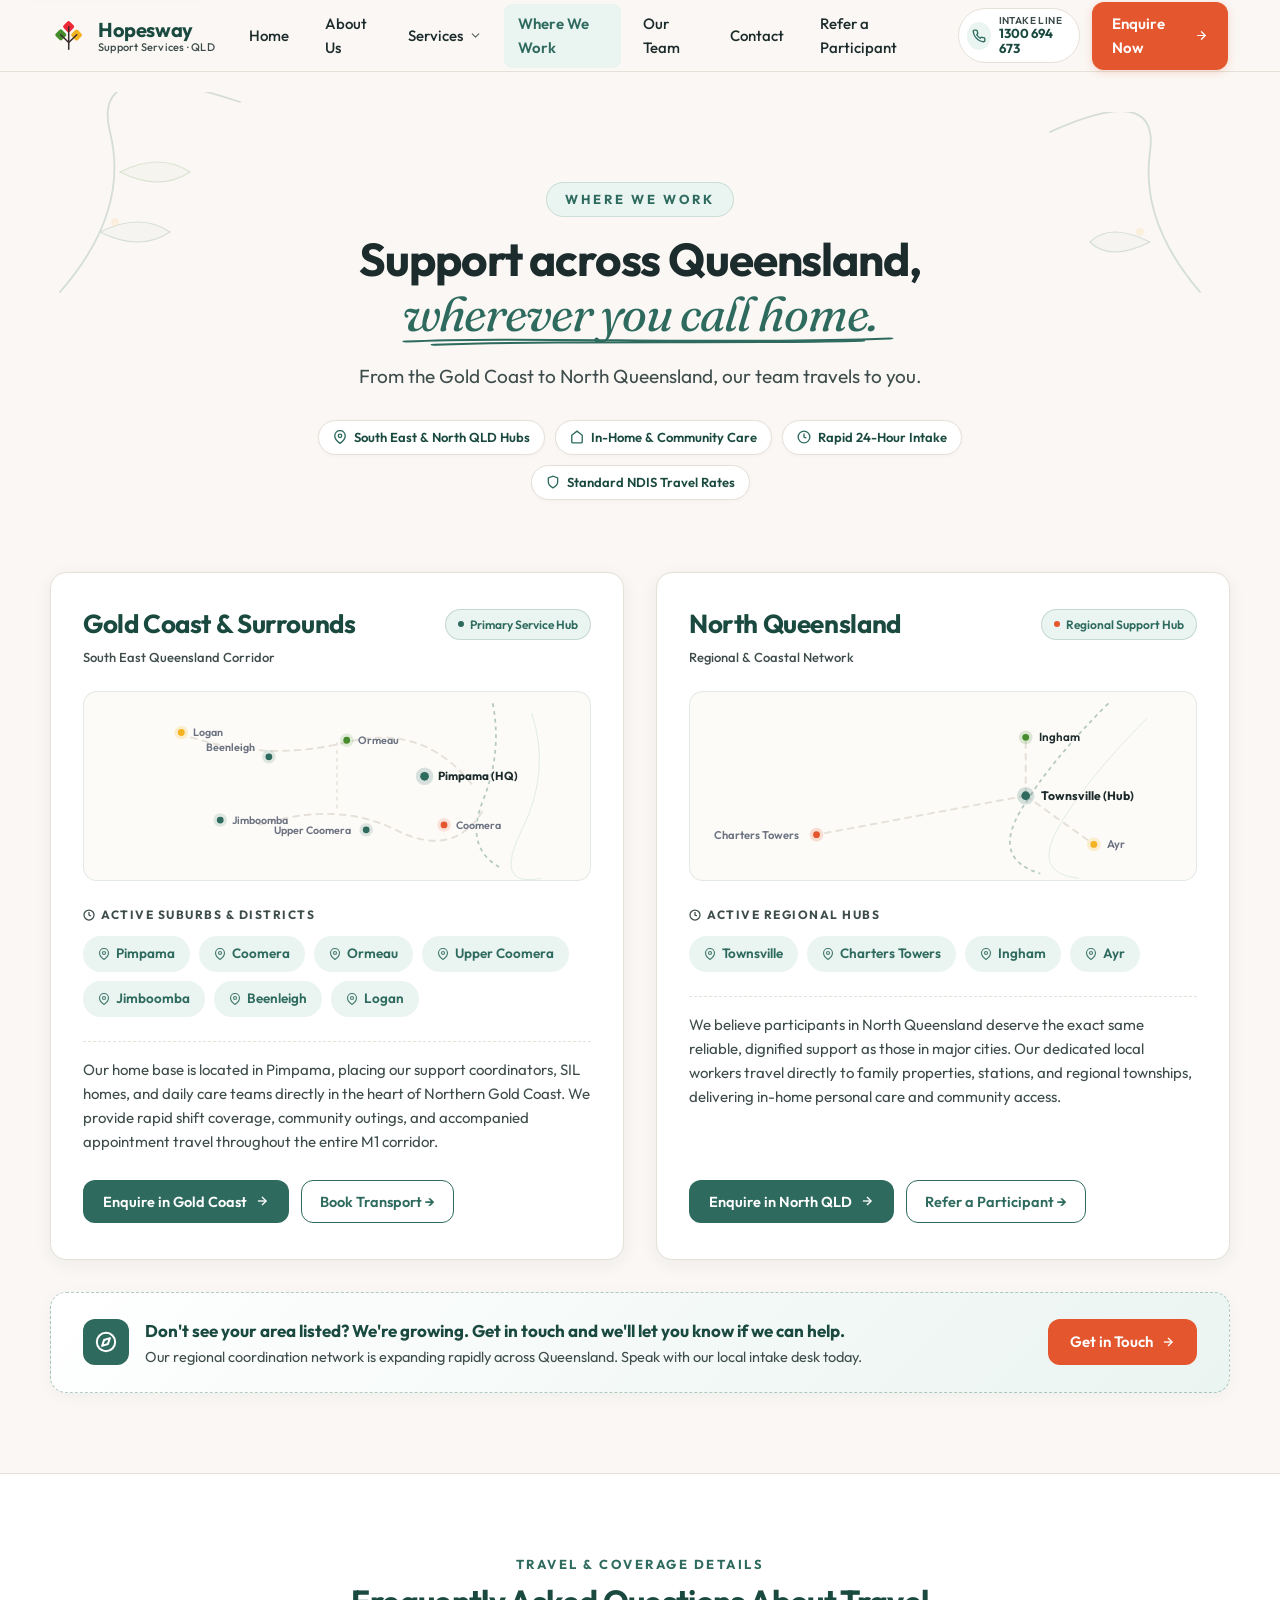
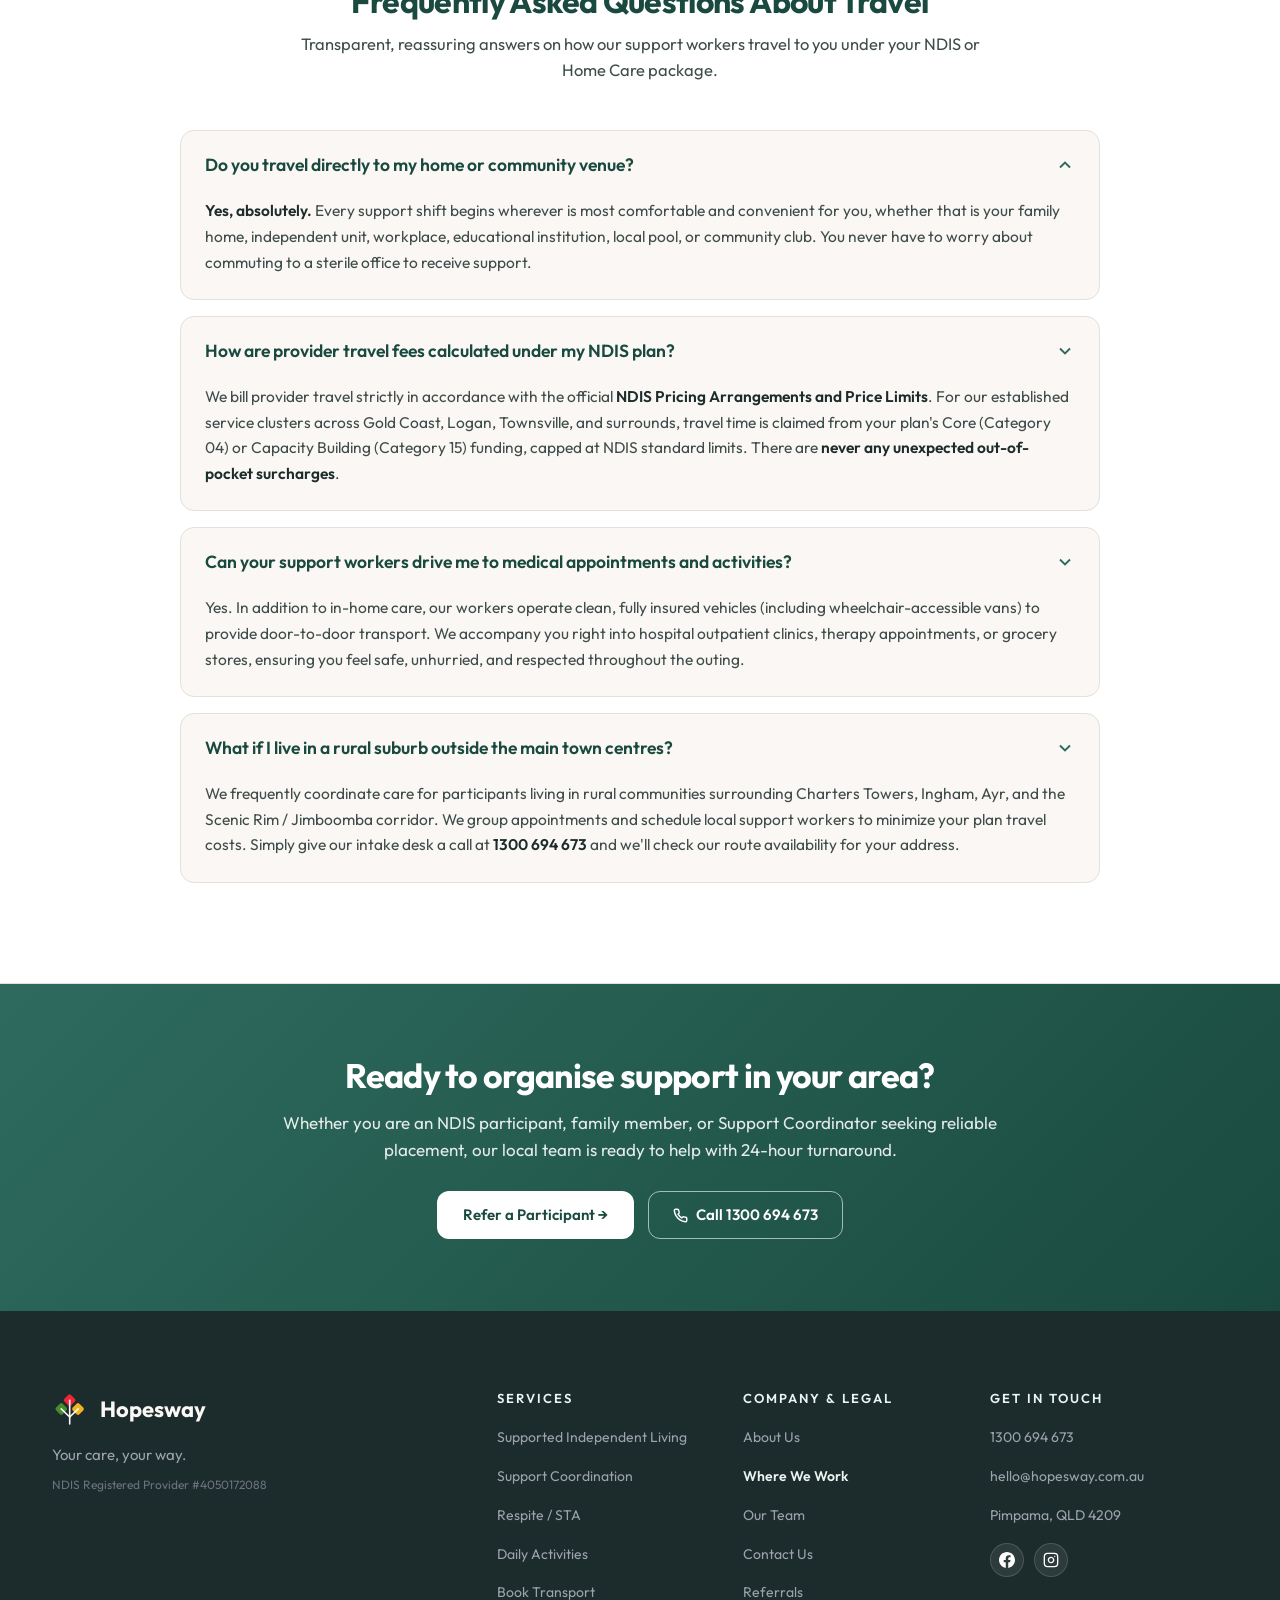
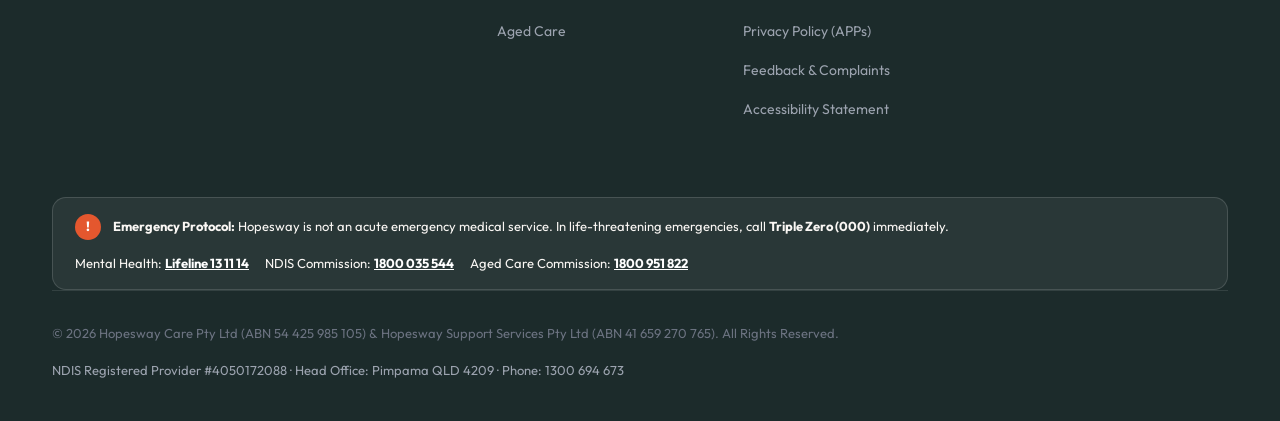
<file: locations.html>
<!DOCTYPE html>
<html lang="en-AU">
<head>
  <meta charset="UTF-8">
  <meta name="viewport" content="width=device-width, initial-scale=1.0">
  <title>NDIS &amp; Aged Care Areas We Service in Queensland | Hopesway</title>
  <meta name="description" content="Hopesway provides in-home and community care across Gold Coast, Pimpama, Coomera, Logan, and North Queensland (Townsville, Ingham, Charters Towers, Ayr).">

  <!-- Google Fonts: Outfit (400, 500, 600, 700) + Fraunces (italic 400, 500) -->
  <link rel="preconnect" href="https://fonts.googleapis.com">
  <link rel="preconnect" href="https://fonts.gstatic.com" crossorigin>
  <link href="https://fonts.googleapis.com/css2?family=Fraunces:ital,wght@1,400;1,500&family=Outfit:wght@400;500;600;700&display=swap" rel="stylesheet">
  <link rel="icon" type="image/svg+xml" href="favicon.svg">
  <link rel="alternate icon" href="favicon.svg">

  <style>
    /* ================================================================
       RESET & BASE STYLING
       ================================================================ */
    *, *::before, *::after { margin: 0; padding: 0; box-sizing: border-box; }
    html {
      scroll-behavior: smooth;
      -webkit-font-smoothing: antialiased;
      -moz-osx-font-smoothing: grayscale;
      overflow-x: clip;
      width: 100%;
      box-sizing: border-box;
    }
    body {
      font-family: 'Outfit', sans-serif;
      font-size: 18px;
      line-height: 1.6;
      color: #1C2B2B;
      background: #FAF7F4;
      overflow-x: clip;
    }
    img { max-width: 100%; display: block; }
    a { text-decoration: none; color: inherit; }
    button { font-family: inherit; cursor: pointer; border: none; background: none; }
    ul, ol { list-style: none; }
    h1, h2, h3, h4 { line-height: 1.15; letter-spacing: -0.02em; }

    /* Custom Selection */
    ::selection {
      background: #2E6B5E;
      color: #FFFFFF;
    }

    /* Custom Thin Scrollbar */
    ::-webkit-scrollbar { width: 8px; height: 8px; }
    ::-webkit-scrollbar-track { background: #FAF7F4; }
    ::-webkit-scrollbar-thumb {
      background: #2E6B5E;
      border-radius: 4px;
    }
    ::-webkit-scrollbar-thumb:hover { background: #1A4A3F; }

    /* ================================================================
       DESIGN TOKENS
       ================================================================ */
    :root {
      --bg: #FAF7F4;
      --surface: #FFFFFF;
      --border: #E5E0D8;
      --brand: #2E6B5E;
      --brand-light: #EAF4F1;
      --brand-dark: #1A4A3F;
      --accent: #E4572E;
      --accent-hover: #C94420;
      --logo-red: #EE2737;
      --logo-green: #468C2C;
      --logo-gold: #F4B320;
      --logo-trunk: #392E2D;
      --text: #1C2B2B;
      --text-muted: #3E4D4B; /* Calibrated high-contrast muted text (8.2:1 against #FAF7F4, WCAG AAA) */
      --text-ochre: #8C5310;
      --text-green-deep: #1E5045;
      --text-coral: #C94420;
      --shadow-card: 0 4px 18px rgba(28, 43, 43, 0.06);
      --shadow-card-hover: 0 14px 36px rgba(28, 43, 43, 0.12);
      --radius-card: 16px;
      --radius-btn: 12px;
      --nav-h: 72px;
    }

    .skip-link {
      position: fixed;
      top: -70px;
      left: 20px;
      background: #1C2B2B;
      color: #FFFFFF;
      padding: 12px 22px;
      border-radius: 8px;
      font-weight: 700;
      font-size: 15px;
      z-index: 100000;
      transition: top 160ms ease;
      text-decoration: underline;
      border: 2px solid #E4572E;
      box-shadow: 0 4px 16px rgba(0,0,0,0.3);
    }
    .skip-link:focus {
      top: 16px;
      outline: 3px solid #FFFFFF;
      outline-offset: 2px;
    }

    /* Secondary Display Font: Fraunces (italic only) */
    .font-display {
      font-family: 'Fraunces', Georgia, serif;
      font-style: italic;
      font-weight: 400;
    }
    .font-display-500 {
      font-family: 'Fraunces', Georgia, serif;
      font-style: italic;
      font-weight: 500;
    }

    .container {
      max-width: 1240px;
      margin: 0 auto;
      padding: 0 32px;
    }
    @media (max-width: 768px) {
      .container { padding: 0 20px; }
    }

    /* ================================================================
       NAVIGATION (VERBATIM SITE-WIDE PARITY)
       ================================================================ */
    .nav {
      position: fixed;
      top: 0;
      left: 0;
      width: 100%;
      height: var(--nav-h);
      background: rgba(250, 247, 244, 0.94);
      backdrop-filter: blur(12px);
      -webkit-backdrop-filter: blur(12px);
      border-bottom: 1px solid var(--border);
      z-index: 1000;
      transition: box-shadow 200ms ease;
    }
    .nav.scrolled {
      box-shadow: 0 4px 20px rgba(28, 43, 43, 0.06);
    }
    .nav-inner {
      max-width: 1240px;
      margin: 0 auto;
      height: 100%;
      padding: 0 32px;
      display: flex;
      align-items: center;
      justify-content: space-between;
      gap: 20px;
    }
    @media (max-width: 768px) {
      .nav-inner { padding: 0 20px; }
    }

    /* Brand Logo */
    .nav-brand {
      display: inline-flex;
      align-items: center;
      gap: 12px;
      text-decoration: none;
      flex-shrink: 0;
    }
    .brand-logo-icon {
      width: 34px;
      height: 34px;
      display: block;
      transition: transform 250ms ease;
    }
    .nav-brand:hover .brand-logo-icon {
      transform: rotate(6deg) scale(1.04);
    }
    .brand-text-col {
      display: flex;
      flex-direction: column;
      line-height: 1.15;
    }
    .brand-name {
      font-size: 20px;
      font-weight: 700;
      letter-spacing: -0.02em;
      color: var(--brand-dark);
    }
    .brand-subtext {
      font-size: 11px;
      font-weight: 500;
      color: var(--text-muted);
      letter-spacing: 0.02em;
    }

    /* Desktop Navigation Links */
    .nav-links {
      display: none;
      align-items: center;
      gap: 8px;
    }
    @media (min-width: 980px) {
      .nav-links { display: flex; }
    }
    .nav-item {
      position: relative;
    }
    .nav-link {
      display: inline-flex;
      align-items: center;
      gap: 6px;
      padding: 8px 14px;
      font-size: 15px;
      font-weight: 500;
      color: var(--text);
      border-radius: 8px;
      transition: color 150ms ease, background-color 150ms ease;
      text-decoration: none;
    }
    .nav-link:hover {
      color: var(--brand);
      background-color: rgba(46, 107, 94, 0.06);
    }
    .nav-link.active {
      color: var(--brand);
      font-weight: 600;
      background-color: var(--brand-light);
    }
    .nav-chevron {
      width: 13px;
      height: 13px;
      transition: transform 200ms ease;
      opacity: 0.7;
    }
    .nav-item:hover .nav-chevron,
    .nav-item:focus-within .nav-chevron {
      transform: rotate(180deg);
      opacity: 1;
    }

    /* Flyout Dropdown for Services */
    .nav-dropdown {
      position: absolute;
      top: calc(100% + 10px);
      left: 50%;
      transform: translateX(-50%) translateY(8px);
      width: 590px;
      background: var(--surface);
      border: 1px solid var(--border);
      border-radius: 16px;
      box-shadow: 0 18px 42px rgba(28, 43, 43, 0.12);
      padding: 18px 20px 14px;
      opacity: 0;
      pointer-events: none;
      transition: opacity 220ms ease, transform 220ms ease;
      z-index: 1050;
    }
    .nav-dropdown::before {
      content: '';
      position: absolute;
      top: -14px;
      left: 0;
      width: 100%;
      height: 16px;
    }
    .nav-item:hover .nav-dropdown,
    .nav-item:focus-within .nav-dropdown {
      opacity: 1;
      pointer-events: auto;
      transform: translateX(-50%) translateY(0);
    }
    .dropdown-header-strip {
      margin-bottom: 12px;
      padding-bottom: 8px;
      border-bottom: 1px solid var(--border);
      display: flex;
      align-items: center;
      justify-content: space-between;
    }
    .dropdown-pill {
      font-size: 11px;
      font-weight: 600;
      color: var(--brand);
      background: var(--brand-light);
      padding: 3px 9px;
      border-radius: 999px;
      letter-spacing: 0.02em;
    }
    .dropdown-grid {
      display: grid;
      grid-template-columns: 1fr 1fr;
      gap: 16px;
    }
    .dropdown-col-title {
      font-size: 12px;
      font-weight: 700;
      letter-spacing: 0.04em;
      text-transform: uppercase;
      color: var(--text-muted);
      margin-bottom: 8px;
      display: flex;
      align-items: center;
      gap: 6px;
    }
    .dropdown-card-link {
      display: block;
      padding: 8px 10px;
      border-radius: 8px;
      transition: background 150ms ease, transform 150ms ease;
      text-decoration: none;
      margin-bottom: 4px;
    }
    .dropdown-card-link:hover {
      background: var(--brand-light);
      transform: translateX(2px);
    }
    .dropdown-card-title {
      display: block;
      font-size: 14px;
      font-weight: 600;
      color: var(--text);
      line-height: 1.25;
    }
    .dropdown-card-desc {
      display: block;
      font-size: 12px;
      color: var(--text-muted);
      margin-top: 2px;
      line-height: 1.35;
    }
    .dropdown-trust-box {
      margin-top: 8px;
      padding: 10px;
      background: #FDFBF9;
      border: 1px dashed var(--border);
      border-radius: 8px;
    }
    .dropdown-trust-num {
      display: block;
      font-size: 11px;
      font-weight: 700;
      color: var(--brand);
      text-transform: uppercase;
      letter-spacing: 0.03em;
    }
    .dropdown-trust-text {
      display: block;
      font-size: 11.5px;
      color: var(--text-muted);
      margin-top: 2px;
      line-height: 1.3;
    }
    .dropdown-footer {
      margin-top: 10px;
      padding-top: 10px;
      border-top: 1px solid var(--border);
      display: flex;
      align-items: center;
      justify-content: space-between;
      font-size: 12.5px;
    }
    .dropdown-tag {
      color: var(--text-muted);
      font-weight: 500;
    }
    .dropdown-footer a {
      color: var(--brand);
      font-weight: 600;
      display: inline-flex;
      align-items: center;
      gap: 4px;
    }

    /* Actions & Buttons in Nav */
    .nav-actions {
      display: flex;
      align-items: center;
      gap: 12px;
    }
    .nav-phone-pill {
      display: none;
      align-items: center;
      gap: 8px;
      padding: 6px 14px 6px 8px;
      background: var(--surface);
      border: 1px solid var(--border);
      border-radius: 999px;
      transition: border-color 150ms ease, box-shadow 150ms ease;
      text-decoration: none;
    }
    @media (min-width: 1120px) {
      .nav-phone-pill { display: inline-flex; }
    }
    .nav-phone-pill:hover {
      border-color: var(--brand);
      box-shadow: 0 2px 8px rgba(46, 107, 94, 0.12);
    }
    .phone-icon-dot {
      width: 28px;
      height: 28px;
      border-radius: 50%;
      background: var(--brand-light);
      display: flex;
      align-items: center;
      justify-content: center;
      color: var(--brand);
    }
    .phone-text-wrap {
      display: flex;
      flex-direction: column;
      line-height: 1.15;
    }
    .phone-label {
      font-size: 10px;
      font-weight: 600;
      color: var(--text-muted);
      text-transform: uppercase;
      letter-spacing: 0.04em;
    }
    .phone-num {
      font-size: 13px;
      font-weight: 700;
      color: var(--brand-dark);
    }
    .btn-primary {
      display: inline-flex;
      align-items: center;
      gap: 8px;
      background: var(--accent);
      color: #FFFFFF;
      font-size: 15px;
      font-weight: 600;
      padding: 10px 20px;
      border-radius: var(--radius-btn);
      transition: background-color 150ms ease, transform 150ms ease, box-shadow 150ms ease;
      text-decoration: none;
      box-shadow: 0 2px 8px rgba(228, 87, 46, 0.22);
    }
    .btn-primary:hover {
      background: var(--accent-hover);
      transform: translateY(-1px);
      box-shadow: 0 4px 14px rgba(228, 87, 46, 0.32);
    }
    .nav-cta {
      display: none;
    }
    @media (min-width: 600px) {
      .nav-cta { display: inline-flex; }
    }
    .nav-hamburger {
      display: flex;
      flex-direction: column;
      justify-content: center;
      gap: 5px;
      width: 40px;
      height: 40px;
      padding: 8px;
      border-radius: 8px;
      background: var(--surface);
      border: 1px solid var(--border);
      cursor: pointer;
    }
    @media (min-width: 980px) {
      .nav-hamburger { display: none; }
    }
    .nav-hamburger span {
      display: block;
      width: 100%;
      height: 2px;
      background: var(--text);
      border-radius: 2px;
      transition: transform 200ms ease, opacity 200ms ease;
    }
    .nav-hamburger.open span:nth-child(1) {
      transform: translateY(7px) rotate(45deg);
    }
    .nav-hamburger.open span:nth-child(2) {
      opacity: 0;
    }
    .nav-hamburger.open span:nth-child(3) {
      transform: translateY(-7px) rotate(-45deg);
    }

    /* Mobile Drawer Menu */
    .mobile-menu {
      position: fixed;
      top: var(--nav-h);
      left: 0;
      width: 100%;
      background: var(--surface);
      border-bottom: 1px solid var(--border);
      box-shadow: 0 16px 36px rgba(28, 43, 43, 0.1);
      padding: 20px 24px 28px;
      display: flex;
      flex-direction: column;
      gap: 14px;
      transform: translateY(-120%);
      opacity: 0;
      pointer-events: none;
      transition: transform 280ms cubic-bezier(0.16, 1, 0.3, 1), opacity 240ms ease;
      z-index: 999;
      max-height: calc(100vh - var(--nav-h));
      overflow-y: auto;
    }
    .mobile-menu.open {
      transform: translateY(0);
      opacity: 1;
      pointer-events: auto;
    }
    .mobile-call-banner {
      display: flex;
      align-items: center;
      justify-content: space-between;
      padding: 12px 14px;
      background: var(--brand-light);
      border-radius: 12px;
      border: 1px solid rgba(46, 107, 94, 0.2);
    }
    .mobile-nav-group {
      display: flex;
      flex-direction: column;
      gap: 4px;
    }
    .mobile-link {
      padding: 10px 12px;
      font-size: 16px;
      font-weight: 500;
      color: var(--text);
      border-radius: 8px;
      text-decoration: none;
      display: flex;
      align-items: center;
      justify-content: space-between;
      transition: background 150ms ease, color 150ms ease;
    }
    .mobile-link:hover,
    .mobile-link.active {
      background: var(--brand-light);
      color: var(--brand);
      font-weight: 600;
    }
    .mobile-sub-services {
      padding: 4px 0 6px 14px;
      display: flex;
      flex-direction: column;
      gap: 3px;
    }
    .mobile-sub-link {
      padding: 7px 10px;
      font-size: 13.5px;
      color: var(--text-muted);
      border-radius: 6px;
      text-decoration: none;
      display: flex;
      align-items: center;
      gap: 8px;
    }
    .mobile-sub-link:hover {
      color: var(--brand);
      background: rgba(46, 107, 94, 0.05);
    }
    .mobile-sub-bullet {
      width: 5px;
      height: 5px;
      border-radius: 50%;
      background: var(--brand);
      flex-shrink: 0;
    }
    .mobile-menu-footer {
      font-size: 11.5px;
      color: var(--text-muted);
      text-align: center;
      padding-top: 6px;
    }

    /* ================================================================
       HERO SECTION
       ================================================================ */
    .locations-hero {
      position: relative;
      margin-top: var(--nav-h);
      padding: 80px 24px 48px;
      text-align: center;
      overflow: hidden;
    }
    @media (min-width: 768px) {
      .locations-hero {
        padding: 110px 32px 64px;
      }
    }
    .locations-hero-inner {
      max-width: 860px;
      margin: 0 auto;
      position: relative;
      z-index: 2;
    }
    .locations-label {
      display: inline-block;
      font-size: 13px;
      font-weight: 700;
      letter-spacing: 3px;
      text-transform: uppercase;
      color: var(--brand);
      margin-bottom: 16px;
      background: var(--brand-light);
      padding: 6px 18px;
      border-radius: 999px;
      border: 1px solid rgba(46, 107, 94, 0.16);
    }
    .locations-hero h1 {
      font-size: 46px;
      font-weight: 700;
      color: #1C2B2B;
      line-height: 1.15;
      letter-spacing: -0.025em;
      margin-bottom: 20px;
    }
    @media (max-width: 768px) {
      .locations-hero h1 {
        font-size: 32px;
      }
    }
    .hero-accent {
      color: var(--brand);
      font-size: 1.05em;
      padding: 0 4px;
    }
    .locations-hero-desc {
      font-size: 19px;
      color: var(--text-muted);
      max-width: 720px;
      margin: 0 auto 28px;
      line-height: 1.62;
    }
    @media (max-width: 640px) {
      .locations-hero-desc {
        font-size: 16.5px;
      }
    }

    /* Quick Region Feature Pills */
    .hero-pills {
      display: flex;
      flex-wrap: wrap;
      justify-content: center;
      gap: 10px;
      margin-bottom: 8px;
    }
    .hero-pill {
      display: inline-flex;
      align-items: center;
      gap: 7px;
      font-size: 13px;
      font-weight: 600;
      color: var(--brand-dark);
      background: var(--surface);
      border: 1px solid var(--border);
      padding: 6px 14px;
      border-radius: 999px;
      box-shadow: 0 1px 4px rgba(0,0,0,0.03);
    }
    .hero-pill svg {
      color: var(--brand);
      flex-shrink: 0;
    }

    /* Decorative Background Botanical Doodles */
    .hero-botanical-left {
      position: absolute;
      top: 20px;
      left: calc(50% - 600px);
      width: 220px;
      height: 220px;
      pointer-events: none;
      opacity: 0.18;
      z-index: 1;
    }
    .hero-botanical-right {
      position: absolute;
      top: 40px;
      right: calc(50% - 580px);
      width: 200px;
      height: 200px;
      pointer-events: none;
      opacity: 0.18;
      z-index: 1;
    }
    @media (max-width: 1100px) {
      .hero-botanical-left,
      .hero-botanical-right { display: none; }
    }

    /* ================================================================
       TWO-REGION CARDS SECTION
       ================================================================ */
    .regions-section {
      padding: 0 24px 80px;
    }
    @media (max-width: 768px) {
      .regions-section { padding: 0 16px 60px; }
    }
    .regions-container {
      max-width: 1180px;
      margin: 0 auto;
    }
    .regions-grid {
      display: grid;
      grid-template-columns: 1fr 1fr;
      gap: 32px;
      align-items: stretch;
    }
    @media (max-width: 900px) {
      .regions-grid {
        grid-template-columns: 1fr;
        gap: 28px;
      }
    }

    .region-card {
      background: var(--surface);
      border: 1px solid var(--border);
      border-radius: var(--radius-card);
      padding: 36px 32px;
      box-shadow: var(--shadow-card);
      display: flex;
      flex-direction: column;
      justify-content: space-between;
      transition: transform 250ms ease, box-shadow 250ms ease;
      position: relative;
      overflow: hidden;
    }
    .region-card:hover {
      transform: translateY(-4px);
      box-shadow: var(--shadow-card-hover);
    }
    @media (max-width: 640px) {
      .region-card {
        padding: 26px 20px;
      }
    }

    /* Region Card Top Header */
    .region-header {
      display: flex;
      align-items: flex-start;
      justify-content: space-between;
      gap: 16px;
      margin-bottom: 20px;
      flex-wrap: wrap;
    }
    .region-title-wrap h2 {
      font-size: 26px;
      font-weight: 700;
      color: var(--brand-dark);
      letter-spacing: -0.015em;
      margin-bottom: 4px;
    }
    .region-kicker {
      font-size: 13px;
      color: var(--text-muted);
      font-weight: 500;
    }
    .region-badge {
      display: inline-flex;
      align-items: center;
      gap: 6px;
      background: var(--brand-light);
      border: 1px solid rgba(46, 107, 94, 0.2);
      border-radius: 999px;
      padding: 5px 12px;
      font-size: 12px;
      font-weight: 600;
      color: var(--brand);
    }
    .badge-dot {
      width: 6px;
      height: 6px;
      border-radius: 50%;
      background: var(--brand);
    }

    /* Dot-Map Style SVG Doodle Container */
    .map-doodle-wrap {
      width: 100%;
      height: 190px;
      background: #FDFBF8;
      border: 1px solid rgba(46, 107, 94, 0.12);
      border-radius: 14px;
      margin-bottom: 24px;
      overflow: hidden;
      position: relative;
      display: flex;
      align-items: center;
      justify-content: center;
    }
    .map-doodle-svg {
      width: 100%;
      height: 100%;
      display: block;
    }

    /* Region Towns Pill Tag Grid */
    .region-towns-title {
      font-size: 12px;
      font-weight: 700;
      letter-spacing: 1.5px;
      text-transform: uppercase;
      color: var(--text-muted);
      margin-bottom: 12px;
      display: flex;
      align-items: center;
      gap: 6px;
    }
    .town-pills {
      display: flex;
      flex-wrap: wrap;
      gap: 9px;
      margin-bottom: 24px;
    }
    .town-pill {
      background: #EAF4F1;
      color: #2E6B5E;
      font-size: 13.5px;
      font-weight: 600;
      padding: 7px 15px;
      border-radius: 999px;
      display: inline-flex;
      align-items: center;
      gap: 6px;
      transition: background 150ms ease, transform 150ms ease;
    }
    .town-pill:hover {
      background: rgba(46, 107, 94, 0.22);
      transform: translateY(-1px);
    }
    .town-pin-icon {
      width: 12px;
      height: 12px;
      flex-shrink: 0;
      opacity: 0.85;
    }

    .region-desc {
      font-size: 15px;
      color: var(--text-muted);
      line-height: 1.6;
      margin-bottom: 26px;
      border-top: 1px dashed var(--border);
      padding-top: 16px;
    }

    /* Card Footer Buttons */
    .region-card-actions {
      display: flex;
      align-items: center;
      gap: 12px;
      flex-wrap: wrap;
    }
    .btn-region-primary {
      display: inline-flex;
      align-items: center;
      gap: 8px;
      background: var(--brand);
      color: #FFFFFF;
      font-size: 14.5px;
      font-weight: 600;
      padding: 10px 20px;
      border-radius: var(--radius-btn);
      text-decoration: none;
      transition: background 150ms ease, transform 150ms ease;
    }
    .btn-region-primary:hover {
      background: var(--brand-dark);
      transform: translateY(-1px);
    }
    .btn-region-outline {
      display: inline-flex;
      align-items: center;
      gap: 6px;
      background: transparent;
      color: var(--brand);
      border: 1.5px solid var(--brand);
      font-size: 14.5px;
      font-weight: 600;
      padding: 9px 18px;
      border-radius: var(--radius-btn);
      text-decoration: none;
      transition: background 150ms ease, color 150ms ease;
    }
    .btn-region-outline:hover {
      background: var(--brand-light);
    }

    /* ================================================================
       GROWING / UNLISTED AREAS BANNER
       ================================================================ */
    .grow-notice-box {
      max-width: 1180px;
      margin: 32px auto 0;
      padding: 24px 32px;
      background: linear-gradient(135deg, #FFFFFF 0%, #EAF4F1 100%);
      border: 1.5px dashed rgba(46, 107, 94, 0.35);
      border-radius: 16px;
      display: flex;
      align-items: center;
      justify-content: space-between;
      gap: 24px;
      box-shadow: 0 4px 16px rgba(28, 43, 43, 0.04);
      flex-wrap: wrap;
    }
    @media (max-width: 640px) {
      .grow-notice-box {
        padding: 20px;
      }
    }
    .grow-notice-left {
      display: flex;
      align-items: center;
      gap: 16px;
      flex: 1;
      min-width: 280px;
    }
    .grow-icon-circle {
      width: 46px;
      height: 46px;
      border-radius: 12px;
      background: var(--brand);
      color: #FFFFFF;
      display: flex;
      align-items: center;
      justify-content: center;
      flex-shrink: 0;
    }
    .grow-title {
      font-size: 17px;
      font-weight: 700;
      color: var(--brand-dark);
      margin-bottom: 2px;
    }
    .grow-desc {
      font-size: 14.5px;
      color: var(--text-muted);
      line-height: 1.5;
    }
    .grow-cta-btn {
      display: inline-flex;
      align-items: center;
      gap: 8px;
      background: var(--accent);
      color: #FFFFFF;
      font-size: 15px;
      font-weight: 600;
      padding: 11px 22px;
      border-radius: var(--radius-btn);
      text-decoration: none;
      transition: background 150ms ease, transform 150ms ease;
      white-space: nowrap;
    }
    .grow-cta-btn:hover {
      background: var(--accent-hover);
      transform: translateY(-1px);
    }

    /* ================================================================
       FAQ-STYLE MICRO-COPY SECTION ("Do you travel to me?")
       ================================================================ */
    .faq-section {
      padding: 80px 24px 100px;
      background: #FFFFFF;
      border-top: 1px solid var(--border);
      border-bottom: 1px solid var(--border);
    }
    @media (max-width: 768px) {
      .faq-section {
        padding: 60px 16px 80px;
      }
    }
    .faq-inner {
      max-width: 920px;
      margin: 0 auto;
    }
    .faq-header {
      text-align: center;
      max-width: 680px;
      margin: 0 auto 48px;
    }
    .faq-header-label {
      font-size: 13px;
      font-weight: 700;
      letter-spacing: 2.5px;
      text-transform: uppercase;
      color: var(--brand);
      display: block;
      margin-bottom: 8px;
    }
    .faq-header h3 {
      font-size: 32px;
      font-weight: 700;
      color: var(--brand-dark);
      letter-spacing: -0.02em;
      margin-bottom: 12px;
    }
    @media (max-width: 768px) {
      .faq-header h3 { font-size: 26px; }
    }
    .faq-header p {
      font-size: 16.5px;
      color: var(--text-muted);
      line-height: 1.55;
    }

    .faq-accordion-group {
      display: flex;
      flex-direction: column;
      gap: 16px;
    }
    .faq-item {
      background: #FAF7F4;
      border: 1px solid var(--border);
      border-radius: 14px;
      overflow: hidden;
      transition: border-color 200ms ease;
    }
    .faq-item:hover {
      border-color: rgba(46, 107, 94, 0.35);
    }
    .faq-question {
      width: 100%;
      padding: 22px 24px;
      text-align: left;
      display: flex;
      align-items: center;
      justify-content: space-between;
      gap: 16px;
      font-size: 17.5px;
      font-weight: 600;
      color: var(--brand-dark);
      cursor: pointer;
    }
    @media (max-width: 640px) {
      .faq-question {
        padding: 18px 20px;
        font-size: 16px;
      }
    }
    .faq-chevron {
      width: 20px;
      height: 20px;
      color: var(--brand);
      flex-shrink: 0;
      transition: transform 250ms ease;
    }
    .faq-item.open .faq-chevron {
      transform: rotate(180deg);
    }
    .faq-answer {
      padding: 0 24px 24px;
      font-size: 15.5px;
      color: var(--text-muted);
      line-height: 1.65;
    }
    @media (max-width: 640px) {
      .faq-answer {
        padding: 0 20px 20px;
        font-size: 14.5px;
      }
    }
    .faq-answer strong {
      color: var(--text);
      font-weight: 600;
    }

    /* ================================================================
       FINAL DIRECT INTAKE STRIP
       ================================================================ */
    .locations-final-strip {
      background: linear-gradient(135deg, #2E6B5E 0%, #1A4A3F 100%);
      color: #FFFFFF;
      padding: 72px 24px;
      text-align: center;
    }
    .locations-final-inner {
      max-width: 760px;
      margin: 0 auto;
    }
    .locations-final-strip h2 {
      font-size: 34px;
      font-weight: 700;
      margin-bottom: 14px;
    }
    @media (max-width: 768px) {
      .locations-final-strip h2 { font-size: 26px; }
    }
    .locations-final-strip p {
      font-size: 17px;
      color: rgba(255, 255, 255, 0.88);
      margin-bottom: 28px;
      line-height: 1.6;
    }
    .final-cta-btn-group {
      display: flex;
      align-items: center;
      justify-content: center;
      gap: 14px;
      flex-wrap: wrap;
    }
    .btn-final-white {
      display: inline-flex;
      align-items: center;
      gap: 8px;
      background: #FFFFFF;
      color: var(--brand-dark);
      font-size: 15px;
      font-weight: 600;
      padding: 12px 26px;
      border-radius: var(--radius-btn);
      text-decoration: none;
      transition: transform 150ms ease, box-shadow 150ms ease;
    }
    .btn-final-white:hover {
      transform: translateY(-2px);
      box-shadow: 0 6px 20px rgba(0,0,0,0.15);
    }
    .btn-final-outline {
      display: inline-flex;
      align-items: center;
      gap: 8px;
      background: transparent;
      color: #FFFFFF;
      border: 1.5px solid rgba(255, 255, 255, 0.6);
      font-size: 15px;
      font-weight: 600;
      padding: 11px 24px;
      border-radius: var(--radius-btn);
      text-decoration: none;
      transition: border-color 150ms ease, background 150ms ease;
    }
    .btn-final-outline:hover {
      border-color: #FFFFFF;
      background: rgba(255, 255, 255, 0.1);
    }

    /* ================================================================
       SITE FOOTER (VERBATIM SITE-WIDE PARITY)
       ================================================================ */
    .footer {
      background: #1C2B2B;
      color: #FAF7F4;
      padding: 80px 0 40px;
      position: relative;
    }
    .footer-grid {
      display: grid;
      grid-template-columns: 2fr 1fr 1fr 1.2fr;
      gap: 48px;
      margin-bottom: 64px;
    }
    @media (max-width: 900px) {
      .footer-grid { grid-template-columns: 1fr 1fr; gap: 36px; }
    }
    @media (max-width: 580px) {
      .footer-grid { grid-template-columns: 1fr; gap: 32px; }
    }
    .footer-brand-logo {
      display: flex;
      align-items: center;
      gap: 12px;
      font-size: 22px;
      font-weight: 700;
      color: #FAF7F4;
      margin-bottom: 16px;
    }
    .footer-brand-icon {
      width: 36px;
      height: 36px;
    }
    .footer-tagline {
      font-size: 15px;
      color: #9CA3AF;
      margin-bottom: 8px;
    }
    .footer-reg {
      font-size: 12px;
      color: #6B7280;
    }
    .footer h4 {
      font-size: 13px;
      font-weight: 600;
      letter-spacing: 2px;
      text-transform: uppercase;
      color: var(--brand-light);
      margin-bottom: 16px;
    }
    .footer ul li {
      margin-bottom: 10px;
    }
    .footer ul li a {
      font-size: 14px;
      color: #9CA3AF;
      transition: color 150ms ease;
    }
    .footer ul li a:hover {
      color: #FAF7F4;
    }
    .footer-bottom {
      padding-top: 32px;
      border-top: 1px solid rgba(255, 255, 255, 0.1);
      display: flex;
      align-items: center;
      justify-content: space-between;
      gap: 16px;
      font-size: 13px;
      color: #6B7280;
      flex-wrap: wrap;
    }
    .footer-ndis {
      color: #9CA3AF;
    }
  </style>

  <!-- Schema.org Structured Data: FAQPage -->
  <script type="application/ld+json">
  {
    "@context": "https://schema.org",
    "@type": "FAQPage",
    "mainEntity": [
      {
        "@type": "Question",
        "name": "Do support workers come directly to my home?",
        "acceptedAnswer": {
          "@type": "Answer",
          "text": "Yes, absolutely. Every support shift begins wherever is most comfortable and convenient for you, whether that is your family home, independent unit, workplace, educational institution, local pool, or community club. You never have to worry about commuting to a sterile office to receive support."
        }
      },
      {
        "@type": "Question",
        "name": "How do you charge for travel to regional or outer areas?",
        "acceptedAnswer": {
          "@type": "Answer",
          "text": "All travel is billed strictly in accordance with official NDIS Pricing Arrangements and Price Limits guidelines (Category 04 and Category 15). We cluster shifts smartly with locally based workers so that travel time is kept to the absolute minimum allowed, with zero surprise invoices."
        }
      },
      {
        "@type": "Question",
        "name": "Can you provide transport during our support shifts?",
        "acceptedAnswer": {
          "@type": "Answer",
          "text": "Yes. Our team provides accompanied transport in clean, fully insured, roadworthy vehicles for groceries, medical appointments, social outings, sports, or work. Participants can also book dedicated transport through our transport booking portal."
        }
      },
      {
        "@type": "Question",
        "name": "What if I live between the major towns in North Queensland?",
        "acceptedAnswer": {
          "@type": "Answer",
          "text": "We regularly support participants in smaller surrounding rural localities between Townsville, Ayr, Ingham, and Charters Towers. Let our regional intake team know your location and we will arrange cluster coverage or dedicated support schedules that work for you."
        }
      }
    ]
  }
  </script>
</head>
<body>
  <!-- Accessible Skip Link -->
  <a href="#main-content" class="skip-link">Skip to main content</a>

  <!-- ================================================================
       NAVIGATION
       ================================================================ -->
  <nav class="nav" id="nav" aria-label="Main Navigation">
    <div class="nav-inner">
      <!-- Brand Logo -->
      <a href="index.html" class="nav-brand" aria-label="Hopesway Home">
        <svg class="brand-logo-icon" viewBox="0 0 180 180" width="34" height="34" aria-hidden="true">
          <g transform="translate(88, 46) rotate(45)">
            <rect x="-23.5" y="-23.5" width="47" height="47" rx="10" ry="10" fill="#EE2737" />
          </g>
          <g transform="translate(46.5, 89.5) rotate(45)">
            <rect x="-23.5" y="-23.5" width="47" height="47" rx="10" ry="10" fill="#468C2C" />
          </g>
          <g transform="translate(130, 90) rotate(45)">
            <rect x="-23.5" y="-23.5" width="47" height="47" rx="10" ry="10" fill="#F4B320" />
          </g>
          <g stroke="#392E2D" stroke-width="8" stroke-linecap="round" stroke-linejoin="round" fill="none">
            <line x1="88.5" y1="165" x2="88.5" y2="46" />
            <line x1="88.5" y1="130" x2="46" y2="89" />
            <line x1="88.5" y1="130" x2="131" y2="89" />
          </g>
        </svg>
        <div class="brand-text-col">
          <span class="brand-name">Hopesway</span>
          <span class="brand-subtext">Support Services · QLD</span>
        </div>
      </a>

      <!-- Desktop Nav Links -->
      <div class="nav-links">
        <div class="nav-item">
          <a href="index.html" class="nav-link">Home</a>
        </div>
        <div class="nav-item">
          <a href="about.html" class="nav-link">About Us</a>
        </div>
        <div class="nav-item">
          <a href="services.html" class="nav-link" aria-haspopup="true" aria-expanded="false">
            <span>Services</span>
            <svg class="nav-chevron" viewBox="0 0 24 24" fill="none" stroke="currentColor" stroke-width="2.2" stroke-linecap="round" stroke-linejoin="round"><polyline points="6 9 12 15 18 9"></polyline></svg>
          </a>
          <!-- Flyout Mega Menu -->
          <div class="nav-dropdown" role="menu">
            <div class="dropdown-header-strip">
              <span style="font-size:12px;font-weight:700;color:var(--brand-dark);letter-spacing:0.04em;text-transform:uppercase;">Hopesway Service Pathways</span>
              <span class="dropdown-pill">Personalised Care &amp; Living Support · Queensland</span>
            </div>
            <div class="dropdown-grid">
              <div class="dropdown-col">
                <div class="dropdown-col-title">
                  <svg width="14" height="14" viewBox="0 0 24 24" fill="none" stroke="currentColor" stroke-width="2.3"><path d="M3 9l9-7 9 7v11a2 2 0 0 1-2 2H5a2 2 0 0 1-2-2z"></path><polyline points="9 22 9 12 15 12 15 22"></polyline></svg>
                  <span>NDIS Disability Supports</span>
                </div>
                <a href="services.html#sil" class="dropdown-card-link" role="menuitem">
                  <span class="dropdown-card-title">Supported Independent Living (SIL)</span>
                  <span class="dropdown-card-desc">24/7 supported living in welcoming, peaceful community homes</span>
                </a>
                <a href="services.html#support-coordination" class="dropdown-card-link" role="menuitem">
                  <span class="dropdown-card-title">Support Coordination</span>
                  <span class="dropdown-card-desc">Unpack funding and connect with vetted local allied health</span>
                </a>
                <a href="services.html#respite" class="dropdown-card-link" role="menuitem">
                  <span class="dropdown-card-title">Respite &amp; Short Term (STA)</span>
                  <span class="dropdown-card-desc">Recharging getaways for participants and essential family relief</span>
                </a>
                <a href="services.html#daily-activities" class="dropdown-card-link" role="menuitem">
                  <span class="dropdown-card-title">Daily Life &amp; Social Activities</span>
                  <span class="dropdown-card-desc">Hands-on life skills, fitness, community outings, and cooking</span>
                </a>
                <a href="transport.html" class="dropdown-card-link" role="menuitem">
                  <span class="dropdown-card-title">Book Transport Online</span>
                  <span class="dropdown-card-desc">Safe, dependable rides to appointments and workplace shifts</span>
                </a>
              </div>
              <div class="dropdown-col">
                <div class="dropdown-col-title">
                  <svg width="14" height="14" viewBox="0 0 24 24" fill="none" stroke="currentColor" stroke-width="2.3"><path d="M19 14c1.49-1.46 3-3.21 3-5.5A5.5 5.5 0 0 0 16.5 3c-1.76 0-3 .5-4.5 2-1.5-1.5-2.74-2-4.5-2A5.5 5.5 0 0 0 2 8.5c0 2.3 1.5 4.05 3 5.5l7 7Z"></path></svg>
                  <span>In-Home Aged Care</span>
                </div>
                <a href="services.html#aged-care" class="dropdown-card-link" role="menuitem">
                  <span class="dropdown-card-title">Commonwealth Home Support (CHSP)</span>
                  <span class="dropdown-card-desc">Stay independent in your own beloved home with tailored assistance</span>
                </a>
                <a href="services.html#aged-care" class="dropdown-card-link" role="menuitem">
                  <span class="dropdown-card-title">Personal Care &amp; Domestic Help</span>
                  <span class="dropdown-card-desc">Dignified daily grooming, medication prompts, and light meal prep</span>
                </a>
                <a href="services.html#aged-care" class="dropdown-card-link" role="menuitem">
                  <span class="dropdown-card-title">Companionship &amp; Social Wellness</span>
                  <span class="dropdown-card-desc">Friendly coffee catch-ups, walks, and genuine peace of mind</span>
                </a>
                <div class="dropdown-trust-box">
                  <span class="dropdown-trust-num">Registered NDIS Provider</span>
                  <span class="dropdown-trust-text">Registration #4050172088 · Northern Gold Coast &amp; North QLD hubs</span>
                </div>
              </div>
            </div>
            <div class="dropdown-footer">
              <span class="dropdown-tag">Need guidance choosing the right pathway?</span>
              <a href="services.html">
                <span>View Full Services Guide</span>
                <svg width="14" height="14" viewBox="0 0 24 24" fill="none" stroke="currentColor" stroke-width="2.3"><line x1="5" y1="12" x2="19" y2="12"></line><polyline points="12 5 19 12 12 19"></polyline></svg>
              </a>
            </div>
          </div>
        </div>
        <div class="nav-item">
          <a href="locations.html" class="nav-link active">Where We Work</a>
        </div>
        <div class="nav-item">
          <a href="team.html" class="nav-link">Our Team</a>
        </div>
        <div class="nav-item">
          <a href="contact.html" class="nav-link">Contact</a>
        </div>
        <div class="nav-item">
          <a href="refer.html" class="nav-link">Refer a Participant</a>
        </div>
      </div>

      <div class="nav-actions">
        <a href="tel:1300694673" class="nav-phone-pill" aria-label="Call Hopesway on 1300 694 673">
          <span class="phone-icon-dot">
            <svg width="14" height="14" viewBox="0 0 24 24" fill="none" stroke="currentColor" stroke-width="2.3" stroke-linecap="round" stroke-linejoin="round">
              <path d="M22 16.92v3a2 2 0 0 1-2.18 2 19.79 19.79 0 0 1-8.63-3.07 19.5 19.5 0 0 1-6-6 19.79 19.79 0 0 1-3.07-8.67A2 2 0 0 1 4.11 2h3a2 2 0 0 1 2 1.72 12.84 12.84 0 0 0 .7 2.81 2 2 0 0 1-.45 2.11L8.09 9.91a16 16 0 0 0 6 6l1.27-1.27a2 2 0 0 1 2.11-.45 12.84 12.84 0 0 0 2.81.7A2 2 0 0 1 22 16.92z"/>
            </svg>
          </span>
          <span class="phone-text-wrap">
            <span class="phone-label">Intake Line</span>
            <span class="phone-num">1300 694 673</span>
          </span>
        </a>
        <a href="contact.html#contact-form" class="btn-primary nav-cta">
          <span>Enquire Now</span>
          <svg width="15" height="15" viewBox="0 0 24 24" fill="none" stroke="currentColor" stroke-width="2.3" stroke-linecap="round" stroke-linejoin="round"><line x1="5" y1="12" x2="19" y2="12"></line><polyline points="12 5 19 12 12 19"></polyline></svg>
        </a>
        <button class="nav-hamburger" id="hamburger" aria-label="Toggle navigation menu" aria-expanded="false">
          <span></span><span></span><span></span>
        </button>
      </div>
    </div>
  </nav>

  <!-- Mobile Drawer Menu -->
  <div class="mobile-menu" id="mobileMenu" role="navigation" aria-label="Mobile navigation">
    <a href="tel:1300694673" class="mobile-call-banner">
      <div style="display:flex;align-items:center;gap:10px;">
        <span class="phone-icon-dot">
          <svg width="14" height="14" viewBox="0 0 24 24" fill="none" stroke="currentColor" stroke-width="2.3"><path d="M22 16.92v3a2 2 0 0 1-2.18 2 19.79 19.79 0 0 1-8.63-3.07 19.5 19.5 0 0 1-6-6 19.79 19.79 0 0 1-3.07-8.67A2 2 0 0 1 4.11 2h3a2 2 0 0 1 2 1.72 12.84 12.84 0 0 0 .7 2.81 2 2 0 0 1-.45 2.11L8.09 9.91a16 16 0 0 0 6 6l1.27-1.27a2 2 0 0 1 2.11-.45 12.84 12.84 0 0 0 2.81.7A2 2 0 0 1 22 16.92z"/></svg>
        </span>
        <div style="display:flex;flex-direction:column;line-height:1.2;">
          <span style="font-size:11px;color:var(--brand);font-weight:600;">Direct Intake Line</span>
          <span style="font-size:15px;color:var(--brand-dark);font-weight:700;">1300 694 673</span>
        </div>
      </div>
      <span style="font-size:12px;color:var(--brand);font-weight:600;">Tap to call &rarr;</span>
    </a>

    <div class="mobile-nav-group">
      <a href="index.html" class="mobile-link">Home</a>
      <a href="about.html" class="mobile-link">About Us</a>
      <a href="services.html" class="mobile-link">Services</a>
      <a href="locations.html" class="mobile-link active">Where We Work</a>
      <a href="transport.html" class="mobile-link">Book Transport</a>
      <a href="team.html" class="mobile-link">Our Team</a>
      <a href="contact.html" class="mobile-link">Contact</a>
      <a href="refer.html" class="mobile-link">Refer a Participant</a>
    </div>

    <a href="contact.html#contact-form" class="btn-primary" style="text-align:center;justify-content:center;">Enquire Now</a>
    <div class="mobile-menu-footer">
      <span>NDIS Registered Provider #4050172088 · Queensland Wide</span>
    </div>
  </div>

  <main id="main-content">
    <!-- ================================================================
         HERO SECTION
         ================================================================ -->
    <section class="locations-hero">
      <!-- Background Botanical Leaves -->
      <svg class="hero-botanical-left" viewBox="0 0 220 220" fill="none" aria-hidden="true">
        <path d="M20 200 Q90 120 70 40 T200 10" stroke="var(--brand)" stroke-width="1.8" stroke-linecap="round"/>
        <path d="M60 140 Q100 120 130 140 Q100 160 60 140 Z" fill="rgba(46,107,94,0.12)" stroke="var(--brand)" stroke-width="1.2"/>
        <path d="M80 80 Q120 60 150 80 Q120 100 80 80 Z" fill="rgba(70,140,44,0.14)" stroke="var(--logo-green)" stroke-width="1.2"/>
        <circle cx="75" cy="130" r="4" fill="var(--logo-gold)" opacity="0.6"/>
      </svg>
      <svg class="hero-botanical-right" viewBox="0 0 200 200" fill="none" aria-hidden="true">
        <path d="M180 180 Q120 110 130 40 T30 20" stroke="var(--brand)" stroke-width="1.8" stroke-linecap="round"/>
        <path d="M130 130 Q90 110 70 130 Q90 150 130 130 Z" fill="rgba(46,107,94,0.12)" stroke="var(--brand)" stroke-width="1.2"/>
        <circle cx="120" cy="120" r="4" fill="var(--logo-gold)" opacity="0.6"/>
      </svg>

      <div class="locations-hero-inner">
        <span class="locations-label">WHERE WE WORK</span>
        <h1>Support across Queensland, <span class="font-display hero-accent" style="position:relative; display:inline-block;">wherever you call home.<svg class="doodle-accent" viewBox="0 0 160 18" fill="none" style="position:absolute; left:-2px; bottom:-6px; width:104%; height:14px; pointer-events:none;" preserveAspectRatio="none" aria-hidden="true"><path d="M3 11 C 38 4, 105 15, 157 7 M12 15 C 56 9, 114 14, 148 10" stroke="#2E6B5E" stroke-width="2.6" stroke-linecap="round" stroke-linejoin="round"/></svg></span></h1>
        <p class="locations-hero-desc">
          From the Gold Coast to North Queensland, our team travels to you.
        </p>

        <!-- Quick Trust Capabilities -->
        <div class="hero-pills" aria-label="Coverage highlights">
          <div class="hero-pill">
            <svg width="14" height="14" viewBox="0 0 24 24" fill="none" stroke="currentColor" stroke-width="2.3"><path d="M21 10c0 7-9 13-9 13s-9-6-9-13a9 9 0 0 1 18 0z"></path><circle cx="12" cy="10" r="3"></circle></svg>
            <span>South East &amp; North QLD Hubs</span>
          </div>
          <div class="hero-pill">
            <svg width="14" height="14" viewBox="0 0 24 24" fill="none" stroke="currentColor" stroke-width="2.3"><path d="M3 9l9-7 9 7v11a2 2 0 0 1-2 2H5a2 2 0 0 1-2-2z"></path></svg>
            <span>In-Home &amp; Community Care</span>
          </div>
          <div class="hero-pill">
            <svg width="14" height="14" viewBox="0 0 24 24" fill="none" stroke="currentColor" stroke-width="2.3"><circle cx="12" cy="12" r="10"></circle><polyline points="12 6 12 12 16 14"></polyline></svg>
            <span>Rapid 24-Hour Intake</span>
          </div>
          <div class="hero-pill">
            <svg width="14" height="14" viewBox="0 0 24 24" fill="none" stroke="currentColor" stroke-width="2.3"><path d="M12 22s8-4 8-10V5l-8-3-8 3v7c0 6 8 10 8 10z"></path></svg>
            <span>Standard NDIS Travel Rates</span>
          </div>
        </div>
      </div>
    </section>

    <!-- ================================================================
         TWO-REGION CARDS SECTION
         ================================================================ -->
    <section class="regions-section" id="regions">
      <div class="regions-container">
        <div class="regions-grid">

          <!-- ==========================================
               REGION 1 — GOLD COAST & SURROUNDS
               ========================================== -->
          <div class="region-card">
            <div>
              <div class="region-header">
                <div class="region-title-wrap">
                  <h2>Gold Coast &amp; Surrounds</h2>
                  <span class="region-kicker">South East Queensland Corridor</span>
                </div>
                <div class="region-badge">
                  <span class="badge-dot"></span>
                  <span>Primary Service Hub</span>
                </div>
              </div>

              <!-- Dot-Map Style SVG Doodle for Gold Coast -->
              <div class="map-doodle-wrap" aria-hidden="true">
                <svg class="map-doodle-svg" viewBox="0 0 520 190" fill="none">
                  <!-- Loose organic coastal contour -->
                  <path d="M420 10 Q430 60 410 110 T430 180" stroke="#2E6B5E" stroke-width="1.8" stroke-dasharray="4 4" opacity="0.35"/>
                  <path d="M460 20 Q480 80 450 140 T470 190" stroke="#68A691" stroke-width="1" opacity="0.2"/>
                  <!-- Gentle connecting pathway lines -->
                  <path d="M110 45 Q190 70 270 50 T400 95" stroke="#E5E0D8" stroke-width="2" stroke-linecap="round" stroke-dasharray="6 6"/>
                  <path d="M180 135 Q260 110 320 140 T410 120" stroke="#E5E0D8" stroke-width="2" stroke-linecap="round" stroke-dasharray="6 6"/>
                  <path d="M260 50 L260 120" stroke="#E5E0D8" stroke-width="1.5" stroke-dasharray="4 4"/>
                  
                  <!-- Dotted location pins with labels -->
                  <!-- Pimpama (HQ) -->
                  <g transform="translate(350, 85)">
                    <circle cx="0" cy="0" r="9" fill="rgba(46,107,94,0.18)" />
                    <circle cx="0" cy="0" r="4.5" fill="#2E6B5E" />
                    <text x="14" y="4" font-family="'Outfit', sans-serif" font-size="12" font-weight="700" fill="#1C2B2B">Pimpama (HQ)</text>
                  </g>
                  <!-- Coomera -->
                  <g transform="translate(370, 135)">
                    <circle cx="0" cy="0" r="7" fill="rgba(228,87,46,0.15)" />
                    <circle cx="0" cy="0" r="3.5" fill="#E4572E" />
                    <text x="12" y="4" font-family="'Outfit', sans-serif" font-size="11" font-weight="600" fill="#6B7280">Coomera</text>
                  </g>
                  <!-- Upper Coomera -->
                  <g transform="translate(290, 140)">
                    <circle cx="0" cy="0" r="7" fill="rgba(46,107,94,0.15)" />
                    <circle cx="0" cy="0" r="3.5" fill="#2E6B5E" />
                    <text x="-95" y="4" font-family="'Outfit', sans-serif" font-size="11" font-weight="600" fill="#6B7280">Upper Coomera</text>
                  </g>
                  <!-- Ormeau -->
                  <g transform="translate(270, 48)">
                    <circle cx="0" cy="0" r="7" fill="rgba(70,140,44,0.15)" />
                    <circle cx="0" cy="0" r="3.5" fill="#468C2C" />
                    <text x="12" y="4" font-family="'Outfit', sans-serif" font-size="11" font-weight="600" fill="#6B7280">Ormeau</text>
                  </g>
                  <!-- Beenleigh -->
                  <g transform="translate(190, 65)">
                    <circle cx="0" cy="0" r="7" fill="rgba(46,107,94,0.15)" />
                    <circle cx="0" cy="0" r="3.5" fill="#2E6B5E" />
                    <text x="-65" y="-6" font-family="'Outfit', sans-serif" font-size="11" font-weight="600" fill="#6B7280">Beenleigh</text>
                  </g>
                  <!-- Logan -->
                  <g transform="translate(100, 40)">
                    <circle cx="0" cy="0" r="7" fill="rgba(244,179,32,0.2)" />
                    <circle cx="0" cy="0" r="3.5" fill="#F4B320" />
                    <text x="12" y="4" font-family="'Outfit', sans-serif" font-size="11" font-weight="600" fill="#6B7280">Logan</text>
                  </g>
                  <!-- Jimboomba -->
                  <g transform="translate(140, 130)">
                    <circle cx="0" cy="0" r="7" fill="rgba(46,107,94,0.15)" />
                    <circle cx="0" cy="0" r="3.5" fill="#2E6B5E" />
                    <text x="12" y="4" font-family="'Outfit', sans-serif" font-size="11" font-weight="600" fill="#6B7280">Jimboomba</text>
                  </g>
                </svg>
              </div>

              <!-- Region Towns Pill Tag List -->
              <span class="region-towns-title">
                <svg width="12" height="12" viewBox="0 0 24 24" fill="none" stroke="currentColor" stroke-width="2.5"><circle cx="12" cy="12" r="10"></circle><polyline points="12 6 12 12 16 14"></polyline></svg>
                Active Suburbs &amp; Districts
              </span>
              <div class="town-pills" aria-label="Towns served in Gold Coast region">
                <span class="town-pill">
                  <svg class="town-pin-icon" viewBox="0 0 24 24" fill="none" stroke="currentColor" stroke-width="2.4"><path d="M21 10c0 7-9 13-9 13s-9-6-9-13a9 9 0 0 1 18 0z"></path><circle cx="12" cy="10" r="3"></circle></svg>
                  Pimpama
                </span>
                <span class="town-pill">
                  <svg class="town-pin-icon" viewBox="0 0 24 24" fill="none" stroke="currentColor" stroke-width="2.4"><path d="M21 10c0 7-9 13-9 13s-9-6-9-13a9 9 0 0 1 18 0z"></path><circle cx="12" cy="10" r="3"></circle></svg>
                  Coomera
                </span>
                <span class="town-pill">
                  <svg class="town-pin-icon" viewBox="0 0 24 24" fill="none" stroke="currentColor" stroke-width="2.4"><path d="M21 10c0 7-9 13-9 13s-9-6-9-13a9 9 0 0 1 18 0z"></path><circle cx="12" cy="10" r="3"></circle></svg>
                  Ormeau
                </span>
                <span class="town-pill">
                  <svg class="town-pin-icon" viewBox="0 0 24 24" fill="none" stroke="currentColor" stroke-width="2.4"><path d="M21 10c0 7-9 13-9 13s-9-6-9-13a9 9 0 0 1 18 0z"></path><circle cx="12" cy="10" r="3"></circle></svg>
                  Upper Coomera
                </span>
                <span class="town-pill">
                  <svg class="town-pin-icon" viewBox="0 0 24 24" fill="none" stroke="currentColor" stroke-width="2.4"><path d="M21 10c0 7-9 13-9 13s-9-6-9-13a9 9 0 0 1 18 0z"></path><circle cx="12" cy="10" r="3"></circle></svg>
                  Jimboomba
                </span>
                <span class="town-pill">
                  <svg class="town-pin-icon" viewBox="0 0 24 24" fill="none" stroke="currentColor" stroke-width="2.4"><path d="M21 10c0 7-9 13-9 13s-9-6-9-13a9 9 0 0 1 18 0z"></path><circle cx="12" cy="10" r="3"></circle></svg>
                  Beenleigh
                </span>
                <span class="town-pill">
                  <svg class="town-pin-icon" viewBox="0 0 24 24" fill="none" stroke="currentColor" stroke-width="2.4"><path d="M21 10c0 7-9 13-9 13s-9-6-9-13a9 9 0 0 1 18 0z"></path><circle cx="12" cy="10" r="3"></circle></svg>
                  Logan
                </span>
              </div>

              <p class="region-desc">
                Our home base is located in Pimpama, placing our support coordinators, SIL homes, and daily care teams directly in the heart of Northern Gold Coast. We provide rapid shift coverage, community outings, and accompanied appointment travel throughout the entire M1 corridor.
              </p>
            </div>

            <div class="region-card-actions">
              <a href="contact.html#contact-form" class="btn-region-primary">
                <span>Enquire in Gold Coast</span>
                <svg width="14" height="14" viewBox="0 0 24 24" fill="none" stroke="currentColor" stroke-width="2.3"><line x1="5" y1="12" x2="19" y2="12"></line><polyline points="12 5 19 12 12 19"></polyline></svg>
              </a>
              <a href="transport.html" class="btn-region-outline">Book Transport &rarr;</a>
            </div>
          </div>

          <!-- ==========================================
               REGION 2 — NORTH QUEENSLAND
               ========================================== -->
          <div class="region-card">
            <div>
              <div class="region-header">
                <div class="region-title-wrap">
                  <h2>North Queensland</h2>
                  <span class="region-kicker">Regional &amp; Coastal Network</span>
                </div>
                <div class="region-badge">
                  <span class="badge-dot" style="background:#E4572E;"></span>
                  <span>Regional Support Hub</span>
                </div>
              </div>

              <!-- Dot-Map Style SVG Doodle for North Queensland -->
              <div class="map-doodle-wrap" aria-hidden="true">
                <svg class="map-doodle-svg" viewBox="0 0 520 190" fill="none">
                  <!-- Tropical coastline contour -->
                  <path d="M430 10 Q370 70 340 120 T360 185" stroke="#2E6B5E" stroke-width="1.8" stroke-dasharray="4 4" opacity="0.35"/>
                  <path d="M470 25 Q410 85 380 135 T400 190" stroke="#68A691" stroke-width="1" opacity="0.2"/>
                  <!-- Inland connection pathways -->
                  <path d="M345 50 L345 105" stroke="#E5E0D8" stroke-width="2" stroke-linecap="round" stroke-dasharray="6 6"/>
                  <path d="M345 105 L130 145" stroke="#E5E0D8" stroke-width="2" stroke-linecap="round" stroke-dasharray="6 6"/>
                  <path d="M345 105 L415 155" stroke="#E5E0D8" stroke-width="2" stroke-linecap="round" stroke-dasharray="6 6"/>
                  
                  <!-- Dotted location pins with labels -->
                  <!-- Ingham (North) -->
                  <g transform="translate(345, 45)">
                    <circle cx="0" cy="0" r="7" fill="rgba(70,140,44,0.18)" />
                    <circle cx="0" cy="0" r="3.5" fill="#468C2C" />
                    <text x="14" y="4" font-family="'Outfit', sans-serif" font-size="12" font-weight="600" fill="#1C2B2B">Ingham</text>
                  </g>
                  <!-- Townsville (Central Coastal Hub) -->
                  <g transform="translate(345, 105)">
                    <circle cx="0" cy="0" r="9" fill="rgba(46,107,94,0.2)" />
                    <circle cx="0" cy="0" r="4.5" fill="#2E6B5E" />
                    <text x="16" y="4" font-family="'Outfit', sans-serif" font-size="12.5" font-weight="700" fill="#1C2B2B">Townsville (Hub)</text>
                  </g>
                  <!-- Ayr (South-East) -->
                  <g transform="translate(415, 155)">
                    <circle cx="0" cy="0" r="7" fill="rgba(244,179,32,0.2)" />
                    <circle cx="0" cy="0" r="3.5" fill="#F4B320" />
                    <text x="14" y="4" font-family="'Outfit', sans-serif" font-size="11.5" font-weight="600" fill="#6B7280">Ayr</text>
                  </g>
                  <!-- Charters Towers (Inland) -->
                  <g transform="translate(130, 145)">
                    <circle cx="0" cy="0" r="7" fill="rgba(228,87,46,0.18)" />
                    <circle cx="0" cy="0" r="3.5" fill="#E4572E" />
                    <text x="-105" y="4" font-family="'Outfit', sans-serif" font-size="11.5" font-weight="600" fill="#6B7280">Charters Towers</text>
                  </g>
                </svg>
              </div>

              <!-- Region Towns Pill Tag List -->
              <span class="region-towns-title">
                <svg width="12" height="12" viewBox="0 0 24 24" fill="none" stroke="currentColor" stroke-width="2.5"><circle cx="12" cy="12" r="10"></circle><polyline points="12 6 12 12 16 14"></polyline></svg>
                Active Regional Hubs
              </span>
              <div class="town-pills" aria-label="Towns served in North Queensland region">
                <span class="town-pill">
                  <svg class="town-pin-icon" viewBox="0 0 24 24" fill="none" stroke="currentColor" stroke-width="2.4"><path d="M21 10c0 7-9 13-9 13s-9-6-9-13a9 9 0 0 1 18 0z"></path><circle cx="12" cy="10" r="3"></circle></svg>
                  Townsville
                </span>
                <span class="town-pill">
                  <svg class="town-pin-icon" viewBox="0 0 24 24" fill="none" stroke="currentColor" stroke-width="2.4"><path d="M21 10c0 7-9 13-9 13s-9-6-9-13a9 9 0 0 1 18 0z"></path><circle cx="12" cy="10" r="3"></circle></svg>
                  Charters Towers
                </span>
                <span class="town-pill">
                  <svg class="town-pin-icon" viewBox="0 0 24 24" fill="none" stroke="currentColor" stroke-width="2.4"><path d="M21 10c0 7-9 13-9 13s-9-6-9-13a9 9 0 0 1 18 0z"></path><circle cx="12" cy="10" r="3"></circle></svg>
                  Ingham
                </span>
                <span class="town-pill">
                  <svg class="town-pin-icon" viewBox="0 0 24 24" fill="none" stroke="currentColor" stroke-width="2.4"><path d="M21 10c0 7-9 13-9 13s-9-6-9-13a9 9 0 0 1 18 0z"></path><circle cx="12" cy="10" r="3"></circle></svg>
                  Ayr
                </span>
              </div>

              <p class="region-desc">
                We believe participants in North Queensland deserve the exact same reliable, dignified support as those in major cities. Our dedicated local workers travel directly to family properties, stations, and regional townships, delivering in-home personal care and community access.
              </p>
            </div>

            <div class="region-card-actions">
              <a href="contact.html#contact-form" class="btn-region-primary">
                <span>Enquire in North QLD</span>
                <svg width="14" height="14" viewBox="0 0 24 24" fill="none" stroke="currentColor" stroke-width="2.3"><line x1="5" y1="12" x2="19" y2="12"></line><polyline points="12 5 19 12 12 19"></polyline></svg>
              </a>
              <a href="refer.html" class="btn-region-outline">Refer a Participant &rarr;</a>
            </div>
          </div>

        </div>

        <!-- Growing Service Note Below Both Cards -->
        <div class="grow-notice-box">
          <div class="grow-notice-left">
            <div class="grow-icon-circle" aria-hidden="true">
              <svg width="22" height="22" viewBox="0 0 24 24" fill="none" stroke="currentColor" stroke-width="2.2" stroke-linecap="round" stroke-linejoin="round">
                <circle cx="12" cy="12" r="10"></circle>
                <polygon points="16.24 7.76 14.12 14.12 7.76 16.24 9.88 9.88 16.24 7.76"></polygon>
              </svg>
            </div>
            <div>
              <div class="grow-title">Don't see your area listed? We're growing. Get in touch and we'll let you know if we can help.</div>
              <div class="grow-desc">Our regional coordination network is expanding rapidly across Queensland. Speak with our local intake desk today.</div>
            </div>
          </div>
          <a href="contact.html" class="grow-cta-btn">
            <span>Get in Touch</span>
            <svg width="14" height="14" viewBox="0 0 24 24" fill="none" stroke="currentColor" stroke-width="2.3"><line x1="5" y1="12" x2="19" y2="12"></line><polyline points="12 5 19 12 12 19"></polyline></svg>
          </a>
        </div>
      </div>
    </section>

    <!-- ================================================================
       FAQ-STYLE MICRO-COPY SECTION ("Do you travel to me?")
       ================================================================ -->
    <section class="faq-section" id="travel-faqs">
      <div class="faq-inner">
        <div class="faq-header">
          <span class="faq-header-label">TRAVEL &amp; COVERAGE DETAILS</span>
          <h3>Frequently Asked Questions About Travel</h3>
          <p>Transparent, reassuring answers on how our support workers travel to you under your NDIS or Home Care package.</p>
        </div>

        <div class="faq-accordion-group">
          <!-- Item 1 -->
          <div class="faq-item open">
            <button class="faq-question" type="button" aria-expanded="true">
              <span>Do you travel directly to my home or community venue?</span>
              <svg class="faq-chevron" viewBox="0 0 24 24" fill="none" stroke="currentColor" stroke-width="2.3"><polyline points="6 9 12 15 18 9"></polyline></svg>
            </button>
            <div class="faq-answer">
              <strong>Yes, absolutely.</strong> Every support shift begins wherever is most comfortable and convenient for you, whether that is your family home, independent unit, workplace, educational institution, local pool, or community club. You never have to worry about commuting to a sterile office to receive support.
            </div>
          </div>

          <!-- Item 2 -->
          <div class="faq-item">
            <button class="faq-question" type="button" aria-expanded="false">
              <span>How are provider travel fees calculated under my NDIS plan?</span>
              <svg class="faq-chevron" viewBox="0 0 24 24" fill="none" stroke="currentColor" stroke-width="2.3"><polyline points="6 9 12 15 18 9"></polyline></svg>
            </button>
            <div class="faq-answer">
              We bill provider travel strictly in accordance with the official <strong>NDIS Pricing Arrangements and Price Limits</strong>. For our established service clusters across Gold Coast, Logan, Townsville, and surrounds, travel time is claimed from your plan's Core (Category 04) or Capacity Building (Category 15) funding, capped at NDIS standard limits. There are <strong>never any unexpected out-of-pocket surcharges</strong>.
            </div>
          </div>

          <!-- Item 3 -->
          <div class="faq-item">
            <button class="faq-question" type="button" aria-expanded="false">
              <span>Can your support workers drive me to medical appointments and activities?</span>
              <svg class="faq-chevron" viewBox="0 0 24 24" fill="none" stroke="currentColor" stroke-width="2.3"><polyline points="6 9 12 15 18 9"></polyline></svg>
            </button>
            <div class="faq-answer">
              Yes. In addition to in-home care, our workers operate clean, fully insured vehicles (including wheelchair-accessible vans) to provide door-to-door transport. We accompany you right into hospital outpatient clinics, therapy appointments, or grocery stores, ensuring you feel safe, unhurried, and respected throughout the outing.
            </div>
          </div>

          <!-- Item 4 -->
          <div class="faq-item">
            <button class="faq-question" type="button" aria-expanded="false">
              <span>What if I live in a rural suburb outside the main town centres?</span>
              <svg class="faq-chevron" viewBox="0 0 24 24" fill="none" stroke="currentColor" stroke-width="2.3"><polyline points="6 9 12 15 18 9"></polyline></svg>
            </button>
            <div class="faq-answer">
              We frequently coordinate care for participants living in rural communities surrounding Charters Towers, Ingham, Ayr, and the Scenic Rim / Jimboomba corridor. We group appointments and schedule local support workers to minimize your plan travel costs. Simply give our intake desk a call at <strong>1300 694 673</strong> and we'll check our route availability for your address.
            </div>
          </div>
        </div>
      </div>
    </section>

    <!-- ================================================================
       FINAL DIRECT INTAKE STRIP
       ================================================================ -->
    <section class="locations-final-strip">
      <div class="locations-final-inner">
        <h2>Ready to organise support in your area?</h2>
        <p>
          Whether you are an NDIS participant, family member, or Support Coordinator seeking reliable placement, our local team is ready to help with 24-hour turnaround.
        </p>
        <div class="final-cta-btn-group">
          <a href="refer.html" class="btn-final-white">
            <span>Refer a Participant &rarr;</span>
          </a>
          <a href="tel:1300694673" class="btn-final-outline">
            <svg width="15" height="15" viewBox="0 0 24 24" fill="none" stroke="currentColor" stroke-width="2.3"><path d="M22 16.92v3a2 2 0 0 1-2.18 2 19.79 19.79 0 0 1-8.63-3.07 19.5 19.5 0 0 1-6-6 19.79 19.79 0 0 1-3.07-8.67A2 2 0 0 1 4.11 2h3a2 2 0 0 1 2 1.72 12.84 12.84 0 0 0 .7 2.81 2 2 0 0 1-.45 2.11L8.09 9.91a16 16 0 0 0 6 6l1.27-1.27a2 2 0 0 1 2.11-.45 12.84 12.84 0 0 0 2.81.7A2 2 0 0 1 22 16.92z"/></svg>
            <span>Call 1300 694 673</span>
          </a>
        </div>
      </div>
    </section>
  </main>

  <!-- ================================================================
       FOOTER (VERBATIM SITE-WIDE PARITY)
       ================================================================ -->
  <footer class="footer">
    <div class="container">
      <div class="footer-grid">
        <div>
          <div class="footer-brand-logo">
            <svg class="footer-brand-icon" viewBox="0 0 180 180" width="36" height="36" aria-hidden="true">
              <g transform="translate(88, 46) rotate(45)">
                <rect x="-23.5" y="-23.5" width="47" height="47" rx="10" ry="10" fill="#EE2737" />
              </g>
              <g transform="translate(46.5, 89.5) rotate(45)">
                <rect x="-23.5" y="-23.5" width="47" height="47" rx="10" ry="10" fill="#468C2C" />
              </g>
              <g transform="translate(130, 90) rotate(45)">
                <rect x="-23.5" y="-23.5" width="47" height="47" rx="10" ry="10" fill="#F4B320" />
              </g>
              <g stroke="#FAF7F4" stroke-width="8" stroke-linecap="round" stroke-linejoin="round" fill="none">
                <line x1="88.5" y1="165" x2="88.5" y2="46" />
                <line x1="88.5" y1="130" x2="46" y2="89" />
                <line x1="88.5" y1="130" x2="131" y2="89" />
              </g>
            </svg>
            <span>Hopesway</span>
          </div>
          <div class="footer-tagline">Your care, your way.</div>
          <div class="footer-reg">NDIS Registered Provider #4050172088</div>
        </div>
        <div>
          <h4>Services</h4>
          <ul>
            <li><a href="services.html#sil">Supported Independent Living</a></li>
            <li><a href="services.html#support-coordination">Support Coordination</a></li>
            <li><a href="services.html#respite">Respite / STA</a></li>
            <li><a href="services.html#daily-activities">Daily Activities</a></li>
            <li><a href="transport.html">Book Transport</a></li>
            <li><a href="services.html#aged-care">Aged Care</a></li>
          </ul>
        </div>
        <div>
          <h4>Company &amp; Legal</h4>
          <ul>
            <li><a href="about.html">About Us</a></li>
            <li><a href="locations.html" style="color:var(--brand-light);font-weight:600;">Where We Work</a></li>
            <li><a href="team.html">Our Team</a></li>
            <li><a href="contact.html">Contact Us</a></li>
            <li><a href="refer.html">Referrals</a></li>
            <li><a href="index.html#privacyModal">Privacy Policy (APPs)</a></li>
            <li><a href="index.html#complaintsModal">Feedback &amp; Complaints</a></li>
            <li><a href="index.html#accessibilityModal">Accessibility Statement</a></li>
          </ul>
        </div>
        <div>
          <h4>Get in touch</h4>
          <ul>
            <li><a href="tel:1300694673">1300 694 673</a></li>
            <li><a href="mailto:hello@hopesway.com.au">hello@hopesway.com.au</a></li>
            <li><a href="#">Pimpama, QLD 4209</a></li>
          </ul>
          <div class="footer-social-links" style="display:flex; align-items:center; gap:10px; margin-top:14px;">
            <a href="https://www.facebook.com/HopeswaySS/" target="_blank" rel="noopener noreferrer" aria-label="Hopesway on Facebook" style="width:34px; height:34px; border-radius:50%; background:rgba(255,255,255,0.08); border:1px solid rgba(255,255,255,0.15); display:inline-flex; align-items:center; justify-content:center; color:#FFFFFF; transition:all 200ms ease;">
              <svg width="16" height="16" viewBox="0 0 24 24" fill="currentColor"><path d="M24 12.073c0-6.627-5.373-12-12-12s-12 5.373-12 12c0 5.99 4.388 10.954 10.125 11.854v-8.385H7.078v-3.47h3.047V9.43c0-3.007 1.792-4.669 4.533-4.669 1.312 0 2.686.235 2.686.235v2.953H15.83c-1.491 0-1.956.925-1.956 1.874v2.25h3.328l-.532 3.47h-2.796v8.385C19.612 23.027 24 18.062 24 12.073z"/></svg>
            </a>
            <a href="https://www.instagram.com/hopeswaycare/" target="_blank" rel="noopener noreferrer" aria-label="Hopesway on Instagram" style="width:34px; height:34px; border-radius:50%; background:rgba(255,255,255,0.08); border:1px solid rgba(255,255,255,0.15); display:inline-flex; align-items:center; justify-content:center; color:#FFFFFF; transition:all 200ms ease;">
              <svg width="16" height="16" viewBox="0 0 24 24" fill="none" stroke="currentColor" stroke-width="2" stroke-linecap="round" stroke-linejoin="round"><rect x="2" y="2" width="20" height="20" rx="5" ry="5"></rect><path d="M16 11.37A4 4 0 1 1 12.63 8 4 4 0 0 1 16 11.37z"></path><line x1="17.5" y1="6.5" x2="17.51" y2="6.5"></line></svg>
            </a>
          </div>
        </div>
      </div>

      <!-- Emergency & Mental Health Protocol Banner (Australian Healthcare Standard) -->
      <div class="footer-emergency-banner" style="margin-top:36px; padding:16px 22px; background:rgba(255,255,255,0.06); border:1px solid rgba(255,255,255,0.14); border-radius:14px; display:flex; align-items:center; justify-content:space-between; flex-wrap:wrap; gap:14px; font-size:13px; line-height:1.5;">
        <div style="display:flex; align-items:center; gap:12px;">
          <span style="display:inline-flex; align-items:center; justify-content:center; width:26px; height:26px; border-radius:50%; background:#E4572E; color:#FFFFFF; font-weight:800; font-size:13px; flex-shrink:0;">!</span>
          <span style="color:#FAF7F4;"><strong>Emergency Protocol:</strong> Hopesway is not an acute emergency medical service. In life-threatening emergencies, call <strong>Triple Zero (000)</strong> immediately.</span>
        </div>
        <div style="display:flex; align-items:center; gap:16px; flex-wrap:wrap; color:#FAF7F4;">
          <span>Mental Health: <a href="tel:131114" style="color:#FFFFFF; text-decoration:underline; font-weight:700;">Lifeline 13 11 14</a></span>
          <span>NDIS Commission: <a href="tel:1800035544" style="color:#FFFFFF; text-decoration:underline; font-weight:700;">1800 035 544</a></span>
          <span>Aged Care Commission: <a href="tel:1800951822" style="color:#FFFFFF; text-decoration:underline; font-weight:700;">1800 951 822</a></span>
        </div>
      </div>

      <div class="footer-bottom">
        <span>&copy; 2026 Hopesway Care Pty Ltd (ABN 54 425 985 105) &amp; Hopesway Support Services Pty Ltd (ABN 41 659 270 765). All Rights Reserved.</span>
        <span class="footer-ndis">NDIS Registered Provider #4050172088 · Head Office: Pimpama QLD 4209 · Phone: 1300 694 673</span>
      </div>
    </div>
  </footer>

  <!-- ================================================================
       SCRIPTS: FAQ ACCORDION, HAMBURGER & NAV SCROLL
       ================================================================ -->
  <script>
    (function() {
      'use strict';

      /* ------ NAV SCROLL SHADOW ------ */
      const nav = document.getElementById('nav');
      window.addEventListener('scroll', () => {
        nav.classList.toggle('scrolled', window.scrollY > 10);
      }, { passive: true });

      /* ------ MOBILE HAMBURGER TOGGLE ------ */
      const hamburger = document.getElementById('hamburger');
      const mobileMenu = document.getElementById('mobileMenu');
      hamburger.addEventListener('click', () => {
        const open = hamburger.classList.toggle('open');
        mobileMenu.classList.toggle('open', open);
        hamburger.setAttribute('aria-expanded', String(open));
      });
      mobileMenu.querySelectorAll('a').forEach(a => {
        a.addEventListener('click', () => {
          hamburger.classList.remove('open');
          mobileMenu.classList.remove('open');
          hamburger.setAttribute('aria-expanded', 'false');
        });
      });

      /* ------ FAQ ACCORDION TOGGLE ------ */
      const faqItems = document.querySelectorAll('.faq-item');
      faqItems.forEach(item => {
        const btn = item.querySelector('.faq-question');
        btn.addEventListener('click', () => {
          const isOpen = item.classList.contains('open');
          // Close others for clean accordion experience
          faqItems.forEach(other => {
            other.classList.remove('open');
            other.querySelector('.faq-question').setAttribute('aria-expanded', 'false');
          });
          if (!isOpen) {
            item.classList.add('open');
            btn.setAttribute('aria-expanded', 'true');
          }
        });
      });
    })();
  </script>

  <!-- LeadConnector / GHL Webchat Widget -->
  <script src="https://widgets.leadconnectorhq.com/loader.js" data-resources-url="https://widgets.leadconnectorhq.com/chat-widget/loader.js" data-widget-id="6a424feacf2c64bbfad2ecb2"></script>
</body>
</html>
</file>
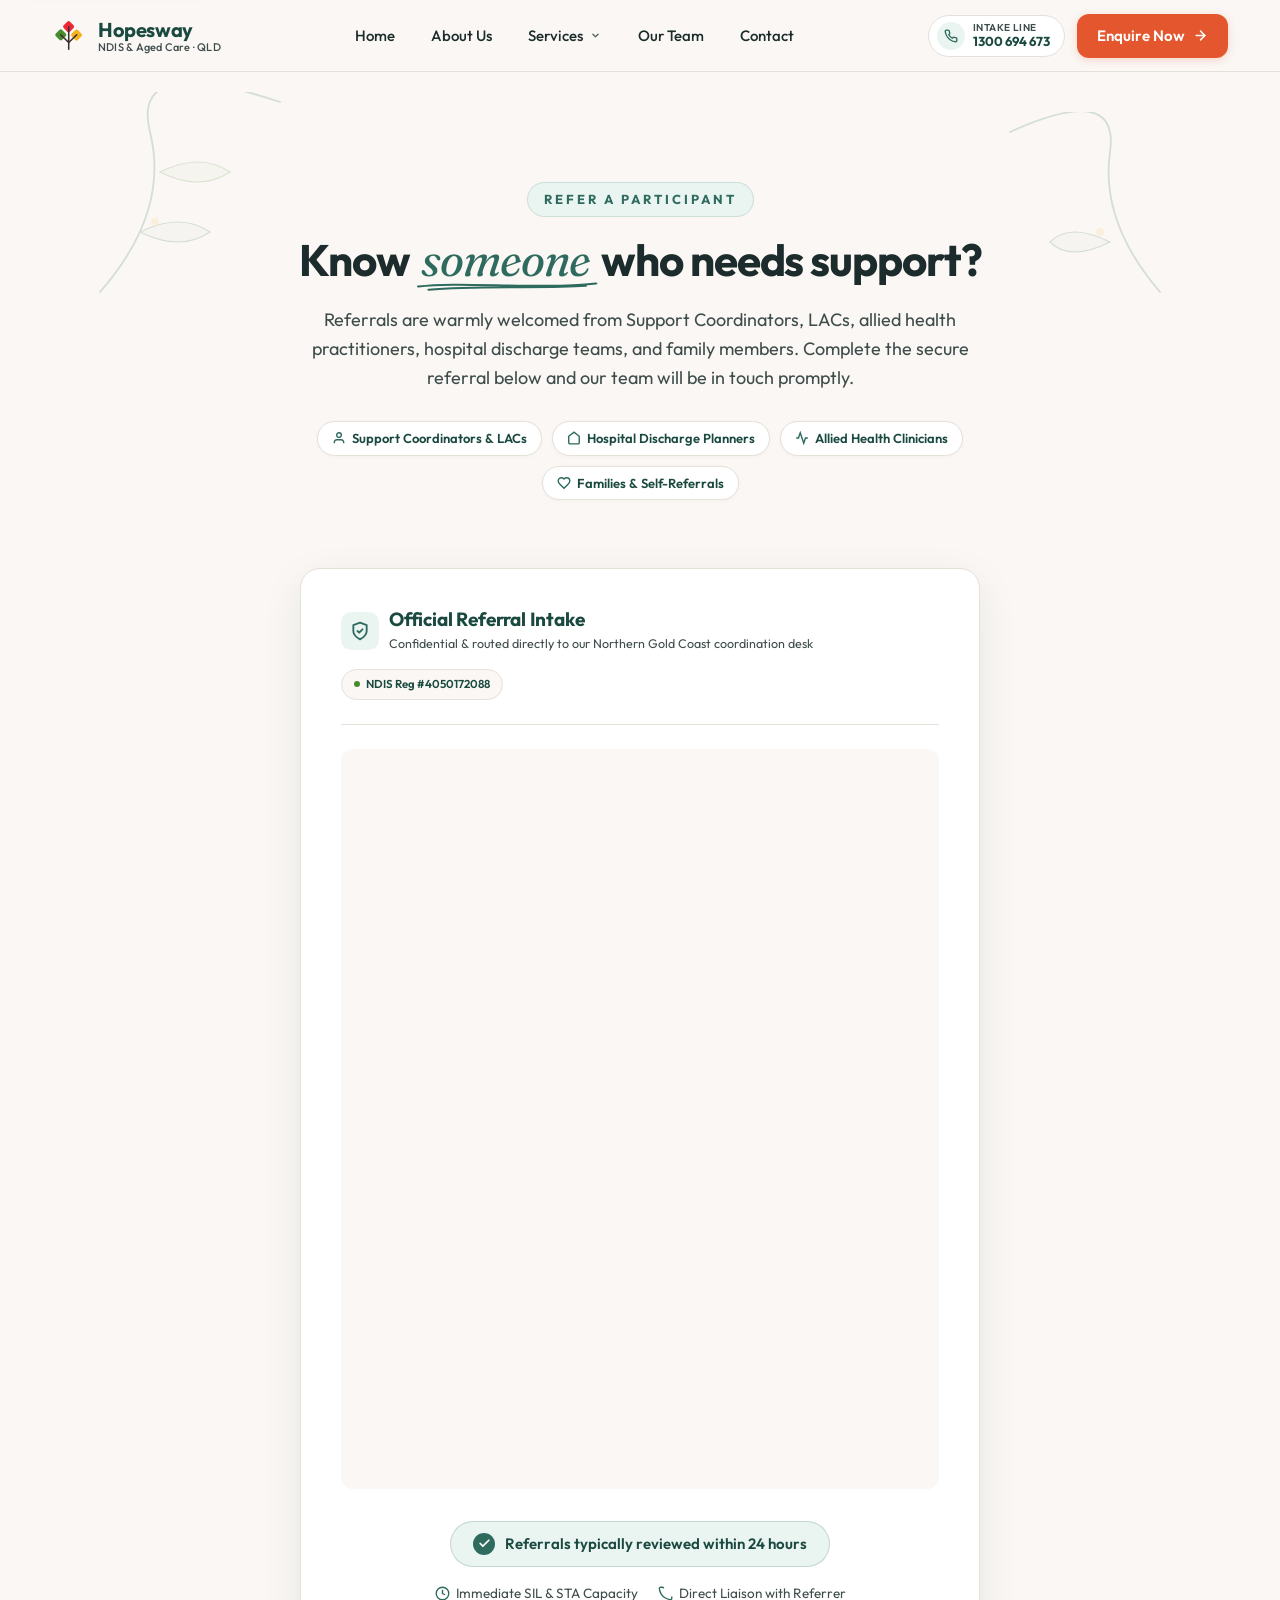
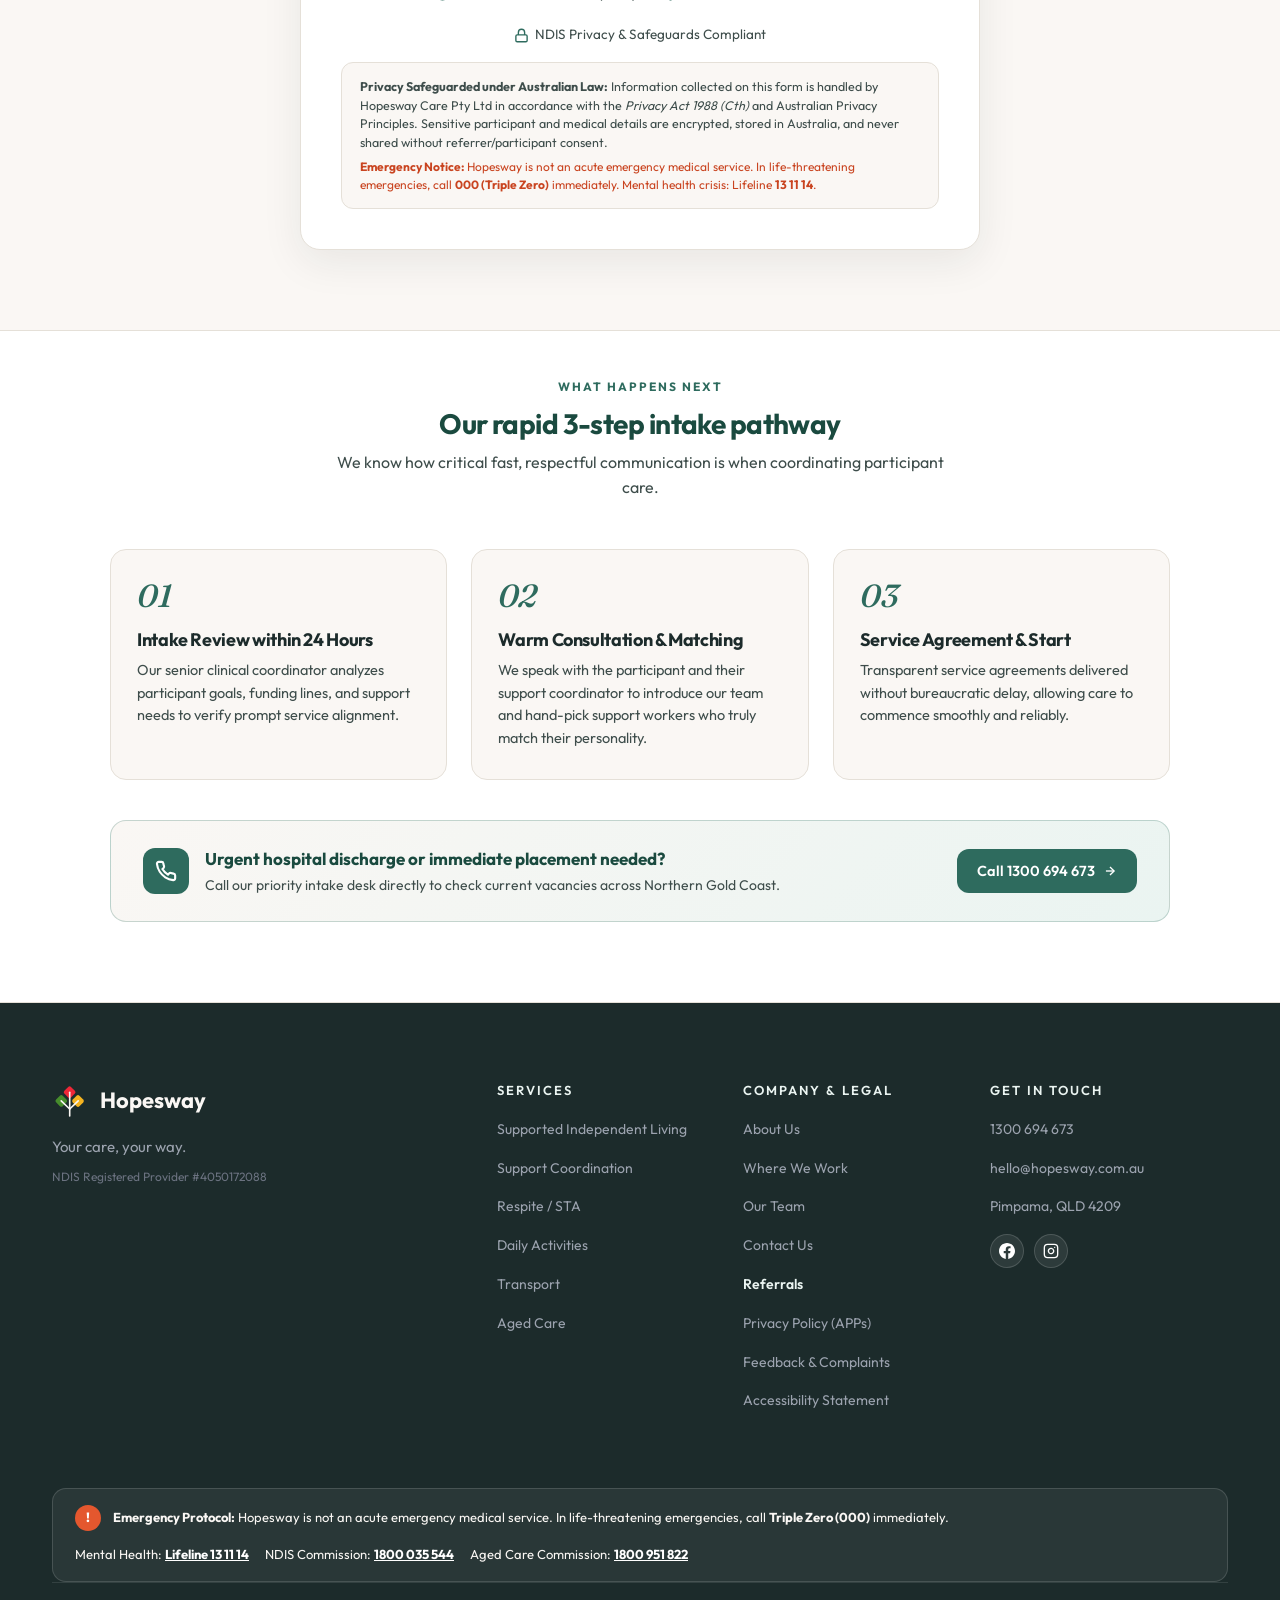
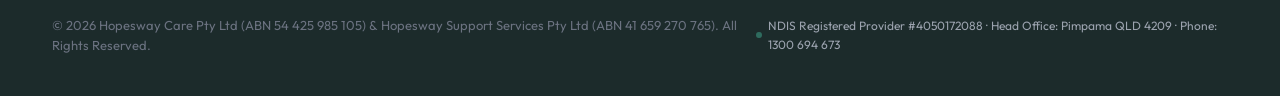
<file: refer.html>
<!DOCTYPE html>
<html lang="en-AU">
<head>
  <meta charset="UTF-8">
  <meta name="viewport" content="width=device-width, initial-scale=1.0">
  <title>Refer an NDIS Participant in Gold Coast &amp; Queensland | Hopesway</title>
  <meta name="description" content="Fast, simple participant referral form for Support Coordinators, LACs, and hospital social workers across Queensland. 24-hour response guaranteed.">

  <!-- Google Fonts: Outfit (400, 500, 600, 700) + Fraunces (italic 400, 500) -->
  <link rel="preconnect" href="https://fonts.googleapis.com">
  <link rel="preconnect" href="https://fonts.gstatic.com" crossorigin>
  <link href="https://fonts.googleapis.com/css2?family=Fraunces:ital,wght@1,400;1,500&family=Outfit:wght@400;500;600;700&display=swap" rel="stylesheet">

  <!-- Preconnect and DNS-Prefetch for Form & Chat Gateways -->
  <link rel="dns-prefetch" href="https://api.leadconnectorhq.com">
  <link rel="preconnect" href="https://api.leadconnectorhq.com" crossorigin>
  <link rel="dns-prefetch" href="https://services.leadconnectorhq.com">
  <link rel="preconnect" href="https://services.leadconnectorhq.com" crossorigin>
  <link rel="dns-prefetch" href="https://widgets.leadconnectorhq.com">
  <link rel="preconnect" href="https://widgets.leadconnectorhq.com" crossorigin>

  <link rel="icon" type="image/svg+xml" href="favicon.svg">
  <link rel="alternate icon" href="favicon.svg">

  <style>
    /* ================================================================
       RESET & BASE STYLING
       ================================================================ */
    *, *::before, *::after { margin: 0; padding: 0; box-sizing: border-box; }
    html { scroll-behavior: smooth;
      -webkit-font-smoothing: antialiased;
      -moz-osx-font-smoothing: grayscale; overflow-x: hidden; width: 100%; box-sizing: border-box; }
    body {
      font-family: 'Outfit', sans-serif;
      font-size: 18px;
      line-height: 1.6;
      color: #1C2B2B;
      background: #FAF7F4;
      overflow-x: hidden;
    }
    img { max-width: 100%; display: block; }
    a { text-decoration: none; color: inherit; }
    button { font-family: inherit; cursor: pointer; border: none; background: none; }
    ul, ol { list-style: none; }
    h1, h2, h3, h4 { line-height: 1.15; letter-spacing: -0.02em; }

    /* Custom Selection */
    ::selection {
      background: #2E6B5E;
      color: #FFFFFF;
    }

    /* Custom Thin Scrollbar */
    ::-webkit-scrollbar { width: 8px; height: 8px; }
    ::-webkit-scrollbar-track { background: #FAF7F4; }
    ::-webkit-scrollbar-thumb {
      background: #2E6B5E;
      border-radius: 4px;
    }
    ::-webkit-scrollbar-thumb:hover { background: #1A4A3F; }

    /* ================================================================
       DESIGN TOKENS
       ================================================================ */
    :root {
      --bg: #FAF7F4;
      --surface: #FFFFFF;
      --border: #E5E0D8;
      --brand: #2E6B5E;
      --brand-light: #EAF4F1;
      --brand-dark: #1A4A3F;
      --accent: #E4572E;
      --accent-hover: #C94420;
      --logo-red: #EE2737;
      --logo-green: #468C2C;
      --logo-gold: #F4B320;
      --logo-trunk: #392E2D;
      --text: #1C2B2B;
      --text-muted: #3E4D4B; /* Calibrated high-contrast muted text (8.2:1 against #FAF7F4, WCAG AAA) */
      --text-ochre: #8C5310;
      --text-green-deep: #1E5045;
      --text-coral: #C94420;
      --shadow-card: 0 2px 12px rgba(0,0,0,0.07);
      --shadow-card-hover: 0 10px 30px rgba(0,0,0,0.12);
      --radius-card: 16px;
      --radius-btn: 12px;
      --radius-input: 10px;
      --nav-h: 72px;
    }

    .skip-link {
      position: fixed;
      top: -70px;
      left: 20px;
      background: #1C2B2B;
      color: #FFFFFF;
      padding: 12px 22px;
      border-radius: 8px;
      font-weight: 700;
      font-size: 15px;
      z-index: 100000;
      transition: top 160ms ease;
      text-decoration: underline;
      border: 2px solid #E4572E;
      box-shadow: 0 4px 16px rgba(0,0,0,0.3);
    }
    .skip-link:focus {
      top: 16px;
      outline: 3px solid #FFFFFF;
      outline-offset: 2px;
    }

    /* Secondary Display Font: Fraunces (italic only) */
    .font-display {
      font-family: 'Fraunces', Georgia, serif;
      font-style: italic;
      font-weight: 400;
    }
    .font-display-500 {
      font-family: 'Fraunces', Georgia, serif;
      font-style: italic;
      font-weight: 500;
    }

    .container {
      max-width: 1240px;
      margin: 0 auto;
      padding: 0 32px;
    }
    @media (max-width: 768px) {
      .container { padding: 0 20px; }
    }

    /* ================================================================
       NAVIGATION (VERBATIM SITE-WIDE PARITY)
       ================================================================ */
    .nav {
      position: fixed;
      top: 0;
      left: 0;
      width: 100%;
      height: var(--nav-h);
      background: rgba(250, 247, 244, 0.94);
      backdrop-filter: blur(12px);
      -webkit-backdrop-filter: blur(12px);
      border-bottom: 1px solid var(--border);
      z-index: 1000;
      transition: box-shadow 200ms ease;
    }
    .nav.scrolled {
      box-shadow: 0 4px 20px rgba(28, 43, 43, 0.06);
    }
    .nav-inner {
      max-width: 1240px;
      margin: 0 auto;
      height: 100%;
      padding: 0 32px;
      display: flex;
      align-items: center;
      justify-content: space-between;
      gap: 20px;
    }
    @media (max-width: 768px) {
      .nav-inner { padding: 0 20px; }
    }

    /* Brand Logo */
    .nav-brand {
      display: inline-flex;
      align-items: center;
      gap: 12px;
      text-decoration: none;
      flex-shrink: 0;
    }
    .brand-logo-icon {
      width: 34px;
      height: 34px;
      display: block;
      transition: transform 250ms ease;
    }
    .nav-brand:hover .brand-logo-icon {
      transform: rotate(6deg) scale(1.04);
    }
    .brand-text-col {
      display: flex;
      flex-direction: column;
      line-height: 1.15;
    }
    .brand-name {
      font-size: 20px;
      font-weight: 700;
      letter-spacing: -0.02em;
      color: var(--brand-dark);
    }
    .brand-subtext {
      font-size: 11px;
      font-weight: 500;
      color: var(--text-muted);
      letter-spacing: 0.02em;
    }

    /* Desktop Navigation Links */
    .nav-links {
      display: none;
      align-items: center;
      gap: 8px;
    }
    @media (min-width: 980px) {
      .nav-links { display: flex; }
    }
    .nav-item {
      position: relative;
    }
    .nav-link {
      display: inline-flex;
      align-items: center;
      gap: 6px;
      padding: 8px 14px;
      font-size: 15px;
      font-weight: 500;
      color: var(--text);
      border-radius: 8px;
      transition: color 150ms ease, background-color 150ms ease;
      text-decoration: none;
    }
    .nav-link:hover {
      color: var(--brand);
      background-color: rgba(46, 107, 94, 0.06);
    }
    .nav-link.active {
      color: var(--brand);
      font-weight: 600;
      background-color: var(--brand-light);
    }
    .nav-chevron {
      width: 13px;
      height: 13px;
      transition: transform 200ms ease;
      opacity: 0.7;
    }
    .nav-item:hover .nav-chevron,
    .nav-item:focus-within .nav-chevron {
      transform: rotate(180deg);
      opacity: 1;
    }

    /* Flyout Dropdown for Services */
    .nav-dropdown {
      position: absolute;
      top: calc(100% + 10px);
      left: 50%;
      transform: translateX(-50%) translateY(8px);
      width: 590px;
      background: var(--surface);
      border: 1px solid var(--border);
      border-radius: 16px;
      box-shadow: 0 18px 42px rgba(28, 43, 43, 0.12);
      padding: 18px 20px 14px;
      opacity: 0;
      pointer-events: none;
      transition: opacity 220ms ease, transform 220ms ease;
      z-index: 1050;
    }
    .nav-dropdown::before {
      content: '';
      position: absolute;
      top: -14px;
      left: 0;
      width: 100%;
      height: 16px;
    }
    .nav-item:hover .nav-dropdown,
    .nav-item:focus-within .nav-dropdown {
      opacity: 1;
      pointer-events: auto;
      transform: translateX(-50%) translateY(0);
    }
    .dropdown-header-strip {
      margin-bottom: 12px;
      padding-bottom: 8px;
      border-bottom: 1px solid var(--border);
      display: flex;
      align-items: center;
      justify-content: space-between;
    }
    .dropdown-pill {
      font-size: 11px;
      font-weight: 600;
      color: var(--brand);
      background: var(--brand-light);
      padding: 3px 9px;
      border-radius: 999px;
      letter-spacing: 0.02em;
    }
    .dropdown-grid {
      display: grid;
      grid-template-columns: 1fr 1fr;
      gap: 16px;
    }
    .dropdown-col-title {
      font-size: 12px;
      font-weight: 700;
      letter-spacing: 0.04em;
      text-transform: uppercase;
      color: var(--text-muted);
      margin-bottom: 8px;
      display: flex;
      align-items: center;
      gap: 6px;
    }
    .dropdown-card-link {
      display: block;
      padding: 8px 10px;
      border-radius: 8px;
      transition: background 150ms ease, transform 150ms ease;
      text-decoration: none;
      margin-bottom: 4px;
    }
    .dropdown-card-link:hover {
      background: var(--brand-light);
      transform: translateX(2px);
    }
    .dropdown-card-title {
      display: block;
      font-size: 14px;
      font-weight: 600;
      color: var(--text);
      line-height: 1.25;
    }
    .dropdown-card-desc {
      display: block;
      font-size: 12px;
      color: var(--text-muted);
      margin-top: 2px;
      line-height: 1.35;
    }
    .dropdown-trust-box {
      margin-top: 8px;
      padding: 10px;
      background: #FDFBF9;
      border: 1px dashed var(--border);
      border-radius: 8px;
    }
    .dropdown-trust-num {
      display: block;
      font-size: 11px;
      font-weight: 700;
      color: var(--brand);
      text-transform: uppercase;
      letter-spacing: 0.03em;
    }
    .dropdown-trust-text {
      display: block;
      font-size: 11.5px;
      color: var(--text-muted);
      margin-top: 2px;
      line-height: 1.3;
    }
    .dropdown-footer {
      margin-top: 10px;
      padding-top: 10px;
      border-top: 1px solid var(--border);
      display: flex;
      align-items: center;
      justify-content: space-between;
      font-size: 12.5px;
    }
    .dropdown-tag {
      color: var(--text-muted);
      font-weight: 500;
    }
    .dropdown-footer a {
      color: var(--brand);
      font-weight: 600;
      display: inline-flex;
      align-items: center;
      gap: 4px;
    }

    /* Actions & Buttons in Nav */
    .nav-actions {
      display: flex;
      align-items: center;
      gap: 12px;
    }
    .nav-phone-pill {
      display: none;
      align-items: center;
      gap: 8px;
      padding: 6px 14px 6px 8px;
      background: var(--surface);
      border: 1px solid var(--border);
      border-radius: 999px;
      transition: border-color 150ms ease, box-shadow 150ms ease;
      text-decoration: none;
    }
    @media (min-width: 1120px) {
      .nav-phone-pill { display: inline-flex; }
    }
    .nav-phone-pill:hover {
      border-color: var(--brand);
      box-shadow: 0 2px 8px rgba(46, 107, 94, 0.12);
    }
    .phone-icon-dot {
      width: 28px;
      height: 28px;
      border-radius: 50%;
      background: var(--brand-light);
      display: flex;
      align-items: center;
      justify-content: center;
      color: var(--brand);
    }
    .phone-text-wrap {
      display: flex;
      flex-direction: column;
      line-height: 1.15;
    }
    .phone-label {
      font-size: 10px;
      font-weight: 600;
      color: var(--text-muted);
      text-transform: uppercase;
      letter-spacing: 0.04em;
    }
    .phone-num {
      font-size: 13px;
      font-weight: 700;
      color: var(--brand-dark);
    }
    .btn-primary {
      display: inline-flex;
      align-items: center;
      gap: 8px;
      background: var(--accent);
      color: #FFFFFF;
      font-size: 15px;
      font-weight: 600;
      padding: 10px 20px;
      border-radius: var(--radius-btn);
      transition: background-color 150ms ease, transform 150ms ease, box-shadow 150ms ease;
      text-decoration: none;
      box-shadow: 0 2px 8px rgba(228, 87, 46, 0.22);
    }
    .btn-primary:hover {
      background: var(--accent-hover);
      transform: translateY(-1px);
      box-shadow: 0 4px 14px rgba(228, 87, 46, 0.32);
    }
    .nav-cta {
      display: none;
    }
    @media (min-width: 600px) {
      .nav-cta { display: inline-flex; }
    }
    .nav-hamburger {
      display: flex;
      flex-direction: column;
      justify-content: center;
      gap: 5px;
      width: 40px;
      height: 40px;
      padding: 8px;
      border-radius: 8px;
      background: var(--surface);
      border: 1px solid var(--border);
      cursor: pointer;
    }
    @media (min-width: 980px) {
      .nav-hamburger { display: none; }
    }
    .nav-hamburger span {
      display: block;
      width: 100%;
      height: 2px;
      background: var(--text);
      border-radius: 2px;
      transition: transform 200ms ease, opacity 200ms ease;
    }
    .nav-hamburger.open span:nth-child(1) {
      transform: translateY(7px) rotate(45deg);
    }
    .nav-hamburger.open span:nth-child(2) {
      opacity: 0;
    }
    .nav-hamburger.open span:nth-child(3) {
      transform: translateY(-7px) rotate(-45deg);
    }

    /* Mobile Drawer */
    .mobile-menu {
      position: fixed;
      top: var(--nav-h);
      left: 0;
      width: 100%;
      max-height: calc(100vh - var(--nav-h));
      overflow-y: auto;
      background: #FAF7F4;
      border-bottom: 1px solid var(--border);
      box-shadow: 0 14px 30px rgba(0,0,0,0.12);
      padding: 20px 24px 28px;
      display: none;
      flex-direction: column;
      gap: 16px;
      z-index: 999;
    }
    .mobile-menu.open { display: flex; }
    .mobile-call-banner {
      display: flex;
      align-items: center;
      justify-content: space-between;
      padding: 12px 16px;
      background: var(--brand-light);
      border-radius: 12px;
      text-decoration: none;
      border: 1px solid rgba(46, 107, 94, 0.18);
    }
    .mobile-nav-group {
      display: flex;
      flex-direction: column;
      gap: 4px;
    }
    .mobile-link {
      padding: 10px 12px;
      font-size: 16px;
      font-weight: 500;
      color: var(--text);
      border-radius: 8px;
      text-decoration: none;
      transition: background 150ms ease;
      display: flex;
      align-items: center;
      justify-content: space-between;
    }
    .mobile-link:hover,
    .mobile-link.active {
      background: var(--brand-light);
      color: var(--brand);
      font-weight: 600;
    }
    .mobile-sub-services {
      padding: 4px 0 6px 14px;
      display: flex;
      flex-direction: column;
      gap: 3px;
    }
    .mobile-sub-link {
      padding: 7px 10px;
      font-size: 13.5px;
      color: var(--text-muted);
      border-radius: 6px;
      text-decoration: none;
      display: flex;
      align-items: center;
      gap: 8px;
    }
    .mobile-sub-link:hover {
      color: var(--brand);
      background: rgba(46, 107, 94, 0.05);
    }
    .mobile-sub-bullet {
      width: 5px;
      height: 5px;
      border-radius: 50%;
      background: var(--brand);
      flex-shrink: 0;
    }
    .mobile-menu-footer {
      font-size: 11.5px;
      color: var(--text-muted);
      text-align: center;
      padding-top: 6px;
    }

    /* ================================================================
       HERO SECTION
       ================================================================ */
    .refer-hero {
      position: relative;
      margin-top: var(--nav-h);
      padding: 80px 24px 44px;
      text-align: center;
      overflow: hidden;
    }
    @media (min-width: 768px) {
      .refer-hero {
        padding: 110px 32px 56px;
      }
    }
    .refer-hero-inner {
      max-width: 780px;
      margin: 0 auto;
      position: relative;
      z-index: 2;
    }
    .refer-label {
      display: inline-block;
      font-size: 13px;
      font-weight: 700;
      letter-spacing: 3px;
      text-transform: uppercase;
      color: var(--brand);
      margin-bottom: 16px;
      background: var(--brand-light);
      padding: 6px 16px;
      border-radius: 999px;
      border: 1px solid rgba(46, 107, 94, 0.15);
    }
    .refer-hero h1 {
      font-size: 44px;
      font-weight: 700;
      color: #1C2B2B;
      line-height: 1.15;
      letter-spacing: -0.025em;
      margin-bottom: 20px;
    }
    @media (max-width: 768px) {
      .refer-hero h1 {
        font-size: 32px;
      }
    }
    .hero-accent {
      color: var(--brand);
      font-size: 1.06em;
      padding: 0 4px;
    }
    .refer-hero-desc {
      font-size: 18px;
      color: var(--text-muted);
      max-width: 680px;
      margin: 0 auto 28px;
      line-height: 1.6;
    }
    @media (max-width: 640px) {
      .refer-hero-desc {
        font-size: 16px;
      }
    }

    /* Referral Stakeholder Pill Tags */
    .stakeholder-pills {
      display: flex;
      flex-wrap: wrap;
      justify-content: center;
      gap: 10px;
      margin-bottom: 12px;
    }
    .stakeholder-pill {
      display: inline-flex;
      align-items: center;
      gap: 6px;
      font-size: 13px;
      font-weight: 600;
      color: var(--brand-dark);
      background: var(--surface);
      border: 1px solid var(--border);
      padding: 6px 14px;
      border-radius: 999px;
      box-shadow: 0 1px 4px rgba(0,0,0,0.03);
    }
    .stakeholder-pill svg {
      color: var(--brand);
      flex-shrink: 0;
    }

    /* Hero Background Botanical Watermarks */
    .hero-botanical-left {
      position: absolute;
      top: 20px;
      left: calc(50% - 560px);
      width: 220px;
      height: 220px;
      pointer-events: none;
      opacity: 0.18;
      z-index: 1;
    }
    .hero-botanical-right {
      position: absolute;
      top: 40px;
      right: calc(50% - 540px);
      width: 200px;
      height: 200px;
      pointer-events: none;
      opacity: 0.18;
      z-index: 1;
    }
    @media (max-width: 1080px) {
      .hero-botanical-left,
      .hero-botanical-right { display: none; }
    }

    /* ================================================================
       REFERRAL FORM EMBED SECTION
       ================================================================ */
    .referral-section {
      padding: 0 24px 80px;
    }
    @media (max-width: 640px) {
      .referral-section { padding: 0 16px 60px; }
    }

    .referral-card-frame {
      max-width: 680px;
      margin: 0 auto;
      background: var(--surface);
      border: 1px solid var(--border);
      border-radius: 20px;
      padding: 40px;
      box-shadow: 0 12px 40px rgba(28, 43, 43, 0.08);
      position: relative;
      transition: box-shadow 300ms ease;
    }
    @media (max-width: 640px) {
      .referral-card-frame {
        padding: 24px 18px;
        border-radius: 16px;
      }
    }

    /* Card Top Header / Trust Stripe */
    .referral-card-header {
      padding-bottom: 24px;
      margin-bottom: 24px;
      border-bottom: 1px solid var(--border);
      display: flex;
      align-items: flex-start;
      justify-content: space-between;
      gap: 16px;
      flex-wrap: wrap;
    }
    .referral-card-badge {
      display: flex;
      align-items: center;
      gap: 10px;
    }
    .card-shield-icon {
      width: 38px;
      height: 38px;
      border-radius: 10px;
      background: var(--brand-light);
      display: flex;
      align-items: center;
      justify-content: center;
      color: var(--brand);
      flex-shrink: 0;
    }
    .card-title-group h2 {
      font-size: 19px;
      font-weight: 700;
      color: var(--brand-dark);
      letter-spacing: -0.01em;
    }
    .card-title-group p {
      font-size: 12.5px;
      color: var(--text-muted);
      margin-top: 2px;
    }
    .ndis-card-pill {
      display: inline-flex;
      align-items: center;
      gap: 6px;
      background: #FAF7F4;
      border: 1px solid var(--border);
      border-radius: 999px;
      padding: 5px 12px;
      font-size: 11.5px;
      font-weight: 600;
      color: var(--brand-dark);
      white-space: nowrap;
    }
    .ndis-status-dot {
      width: 6px;
      height: 6px;
      border-radius: 50%;
      background: #468C2C;
    }

    /* Iframe Wrapper & Loading State */
    .iframe-wrapper {
      position: relative;
      width: 100%;
      min-height: 740px;
      border-radius: 12px;
      overflow: hidden;
      background: #FAF7F4;
    }
    .iframe-wrapper iframe {
      display: block;
      width: 100%;
      border: none;
      min-height: 740px;
      background: transparent;
      position: relative;
      z-index: 2;
      opacity: 0;
      transition: opacity 400ms ease;
    }

    /* Loading Skeleton Overlay */
    .iframe-skeleton {
      position: absolute;
      top: 0;
      left: 0;
      width: 100%;
      height: 100%;
      background: #FFFFFF;
      z-index: 10;
      padding: 32px 24px;
      display: flex;
      flex-direction: column;
      gap: 20px;
      transition: opacity 350ms ease, visibility 350ms ease;
    }
    .skeleton-header-box {
      display: flex;
      align-items: center;
      gap: 16px;
      margin-bottom: 8px;
    }
    .skeleton-spinner-wrap {
      width: 44px;
      height: 44px;
      border-radius: 50%;
      background: var(--brand-light);
      display: flex;
      align-items: center;
      justify-content: center;
      position: relative;
    }
    .spinner-ring {
      width: 24px;
      height: 24px;
      border: 2.5px solid rgba(46, 107, 94, 0.2);
      border-top-color: var(--brand);
      border-radius: 50%;
      animation: spin 800ms linear infinite;
    }
    @keyframes spin {
      to { transform: rotate(360deg); }
    }
    .skeleton-heading-lines {
      flex: 1;
      display: flex;
      flex-direction: column;
      gap: 8px;
    }
    .sk-bar {
      border-radius: 6px;
      background: linear-gradient(90deg, #F0ECE6 25%, #FAF7F4 50%, #F0ECE6 75%);
      background-size: 200% 100%;
      animation: skeletonPulse 1.4s infinite ease-in-out;
    }
    @keyframes skeletonPulse {
      0% { background-position: 200% 0; }
      100% { background-position: -200% 0; }
    }
    .sk-title { width: 60%; height: 18px; }
    .sk-subtitle { width: 85%; height: 13px; }
    .sk-field {
      width: 100%;
      height: 48px;
      border-radius: var(--radius-input);
      border: 1px solid var(--border);
    }
    .sk-field-row {
      display: grid;
      grid-template-columns: 1fr 1fr;
      gap: 14px;
    }
    .sk-textarea {
      width: 100%;
      height: 110px;
      border-radius: var(--radius-input);
      border: 1px solid var(--border);
    }
    .sk-button {
      width: 100%;
      height: 48px;
      border-radius: var(--radius-btn);
      background: var(--brand-light);
      display: flex;
      align-items: center;
      justify-content: center;
      color: var(--brand);
      font-size: 14px;
      font-weight: 600;
      letter-spacing: 0.02em;
    }

    /* ================================================================
       TRUST STRIP BELOW FORM
       ================================================================ */
    .referral-trust-strip {
      margin-top: 32px;
      text-align: center;
      display: flex;
      flex-direction: column;
      align-items: center;
      gap: 16px;
    }
    .trust-primary-badge {
      display: inline-flex;
      align-items: center;
      gap: 10px;
      background: var(--brand-light);
      border: 1px solid rgba(46, 107, 94, 0.22);
      border-radius: 999px;
      padding: 10px 22px;
      color: var(--brand-dark);
      font-size: 15px;
      font-weight: 600;
    }
    .trust-check-icon {
      width: 22px;
      height: 22px;
      border-radius: 50%;
      background: var(--brand);
      color: #FFFFFF;
      display: flex;
      align-items: center;
      justify-content: center;
      flex-shrink: 0;
    }
    .trust-secondary-items {
      display: flex;
      flex-wrap: wrap;
      justify-content: center;
      gap: 20px;
      font-size: 13.5px;
      color: var(--text-muted);
    }
    .trust-secondary-item {
      display: inline-flex;
      align-items: center;
      gap: 6px;
    }
    .trust-secondary-item svg {
      color: var(--brand);
    }

    /* ================================================================
       3-STEP REFERRAL JOURNEY (BENTO ROW)
       ================================================================ */
    .process-section {
      padding: 40px 24px 80px;
      background: #FFFFFF;
      border-top: 1px solid var(--border);
      border-bottom: 1px solid var(--border);
    }
    .process-inner {
      max-width: 1060px;
      margin: 0 auto;
    }
    .process-header {
      text-align: center;
      max-width: 640px;
      margin: 0 auto 48px;
    }
    .process-header h3 {
      font-size: 28px;
      font-weight: 700;
      color: var(--brand-dark);
      margin-bottom: 10px;
    }
    .process-header p {
      font-size: 16px;
      color: var(--text-muted);
    }
    .process-grid {
      display: grid;
      grid-template-columns: repeat(3, 1fr);
      gap: 24px;
      position: relative;
    }
    @media (max-width: 860px) {
      .process-grid {
        grid-template-columns: 1fr;
        gap: 20px;
      }
    }
    .process-card {
      background: #FAF7F4;
      border: 1px solid var(--border);
      border-radius: 16px;
      padding: 30px 26px;
      position: relative;
      transition: transform 200ms ease, box-shadow 200ms ease;
    }
    .process-card:hover {
      transform: translateY(-2px);
      box-shadow: var(--shadow-card-hover);
    }
    .process-num {
      font-family: 'Fraunces', Georgia, serif;
      font-style: italic;
      font-weight: 500;
      font-size: 32px;
      color: var(--brand);
      line-height: 1;
      margin-bottom: 16px;
      display: block;
    }
    .process-title {
      font-size: 18px;
      font-weight: 700;
      color: var(--text);
      margin-bottom: 8px;
      line-height: 1.3;
    }
    .process-desc {
      font-size: 14.5px;
      color: var(--text-muted);
      line-height: 1.55;
    }

    /* Urgent Hospital / High Intensity Box */
    .urgent-banner {
      margin-top: 40px;
      background: linear-gradient(135deg, #FAF7F4 0%, #EAF4F1 100%);
      border: 1px solid rgba(46, 107, 94, 0.25);
      border-radius: 16px;
      padding: 24px 32px;
      display: flex;
      align-items: center;
      justify-content: space-between;
      gap: 20px;
      flex-wrap: wrap;
    }
    .urgent-text-wrap {
      display: flex;
      align-items: center;
      gap: 16px;
    }
    .urgent-icon-circle {
      width: 46px;
      height: 46px;
      border-radius: 12px;
      background: var(--brand);
      color: #FFFFFF;
      display: flex;
      align-items: center;
      justify-content: center;
      flex-shrink: 0;
    }
    .urgent-title {
      font-size: 17px;
      font-weight: 700;
      color: var(--brand-dark);
    }
    .urgent-desc {
      font-size: 14px;
      color: var(--text-muted);
      margin-top: 2px;
    }
    .urgent-cta-btn {
      display: inline-flex;
      align-items: center;
      gap: 8px;
      background: var(--brand);
      color: #FFFFFF;
      padding: 10px 20px;
      border-radius: var(--radius-btn);
      font-size: 14.5px;
      font-weight: 600;
      transition: background 150ms ease;
    }
    .urgent-cta-btn:hover {
      background: var(--brand-dark);
    }

    /* ================================================================
       SITE FOOTER (VERBATIM SITE-WIDE PARITY)
       ================================================================ */
    .footer {
      background: #1C2B2B;
      color: #FAF7F4;
      padding: 80px 0 40px;
      position: relative;
    }
    .footer-grid {
      display: grid;
      grid-template-columns: 2fr 1fr 1fr 1.2fr;
      gap: 48px;
      margin-bottom: 64px;
    }
    @media (max-width: 900px) {
      .footer-grid { grid-template-columns: 1fr 1fr; gap: 36px; }
    }
    @media (max-width: 580px) {
      .footer-grid { grid-template-columns: 1fr; gap: 32px; }
    }
    .footer-brand-logo {
      display: flex;
      align-items: center;
      gap: 12px;
      font-size: 22px;
      font-weight: 700;
      color: #FAF7F4;
      margin-bottom: 16px;
    }
    .footer-brand-icon {
      width: 36px;
      height: 36px;
    }
    .footer-tagline {
      font-size: 15px;
      color: #9CA3AF;
      margin-bottom: 8px;
    }
    .footer-reg {
      font-size: 12px;
      color: #6B7280;
    }
    .footer h4 {
      font-size: 13px;
      font-weight: 600;
      letter-spacing: 2px;
      text-transform: uppercase;
      color: var(--brand-light);
      margin-bottom: 16px;
    }
    .footer ul li {
      margin-bottom: 10px;
    }
    .footer ul li a {
      font-size: 14px;
      color: #9CA3AF;
      transition: color 150ms ease;
    }
    .footer ul li a:hover {
      color: #FAF7F4;
    }
    .footer-bottom {
      padding-top: 32px;
      border-top: 1px solid rgba(255, 255, 255, 0.1);
      display: flex;
      flex-direction: column;
      gap: 12px;
      align-items: center;
      font-size: 13px;
      color: #6B7280;
    }
    @media (min-width: 640px) {
      .footer-bottom {
        flex-direction: row;
        justify-content: space-between;
      }
    }
    .footer-ndis {
      display: inline-flex;
      align-items: center;
      gap: 6px;
      font-size: 12px;
      color: #9CA3AF;
    }
    .footer-ndis::before {
      content: '';
      width: 6px;
      height: 6px;
      border-radius: 50%;
      background: var(--brand);
    }
  </style>
</head>
<body>
  <!-- Accessible Skip Link -->
  <a href="#main-content" class="skip-link">Skip to main content</a>

  <!-- ================================================================
       NAVIGATION (VERBATIM SITE-WIDE PARITY)
       ================================================================ -->
  <nav class="nav" id="nav">
    <div class="nav-inner">
      <a href="index.html" class="nav-brand" aria-label="Hopesway Home">
        <svg class="brand-logo-icon" viewBox="0 0 180 180" width="34" height="34" aria-hidden="true">
          <g transform="translate(88, 46) rotate(45)">
            <rect x="-23.5" y="-23.5" width="47" height="47" rx="10" ry="10" fill="#EE2737" />
          </g>
          <g transform="translate(46.5, 89.5) rotate(45)">
            <rect x="-23.5" y="-23.5" width="47" height="47" rx="10" ry="10" fill="#468C2C" />
          </g>
          <g transform="translate(130, 90) rotate(45)">
            <rect x="-23.5" y="-23.5" width="47" height="47" rx="10" ry="10" fill="#F4B320" />
          </g>
          <g stroke="#392E2D" stroke-width="8" stroke-linecap="round" stroke-linejoin="round" fill="none">
            <line x1="88.5" y1="165" x2="88.5" y2="46" />
            <line x1="88.5" y1="130" x2="46" y2="89" />
            <line x1="88.5" y1="130" x2="131" y2="89" />
          </g>
        </svg>
        <div class="brand-text-col">
          <span class="brand-name">Hopesway</span>
          <span class="brand-subtext">NDIS &amp; Aged Care · QLD</span>
        </div>
      </a>

      <div class="nav-links" id="navLinks" role="navigation" aria-label="Main Navigation">
        <div class="nav-item">
          <a href="index.html" class="nav-link">Home</a>
        </div>
        <div class="nav-item">
          <a href="about.html" class="nav-link">About Us</a>
        </div>
        <div class="nav-item nav-has-dropdown">
          <a href="services.html" class="nav-link" aria-haspopup="true" aria-expanded="false">
            <span>Services</span>
            <svg class="nav-chevron" viewBox="0 0 20 20" fill="none" stroke="currentColor" stroke-width="2.2" stroke-linecap="round" stroke-linejoin="round" aria-hidden="true">
              <polyline points="6 8 10 12 14 8"></polyline>
            </svg>
          </a>
          <div class="nav-dropdown" role="menu" aria-label="Services Overview">
            <div class="dropdown-header-strip">
              <span class="dropdown-pill">Personalised Care &amp; Living Support · Pimpama &amp; Gold Coast</span>
            </div>
            <div class="dropdown-grid">
              <div class="dropdown-col">
                <div class="dropdown-col-title">
                  <svg width="14" height="14" viewBox="0 0 24 24" fill="none" stroke="currentColor" stroke-width="2.3"><path d="M3 9l9-7 9 7v11a2 2 0 0 1-2 2H5a2 2 0 0 1-2-2z"></path><polyline points="9 22 9 12 15 12 15 22"></polyline></svg>
                  <span>NDIS Disability Supports</span>
                </div>
                <a href="services.html#sil" class="dropdown-card-link" role="menuitem">
                  <span class="dropdown-card-title">Supported Independent Living (SIL)</span>
                  <span class="dropdown-card-desc">24/7 supported living in welcoming, peaceful community homes</span>
                </a>
                <a href="services.html#support-coordination" class="dropdown-card-link" role="menuitem">
                  <span class="dropdown-card-title">Support Coordination</span>
                  <span class="dropdown-card-desc">Unpack funding and connect with vetted local allied health</span>
                </a>
                <a href="services.html#respite" class="dropdown-card-link" role="menuitem">
                  <span class="dropdown-card-title">Respite &amp; Short Term (STA)</span>
                  <span class="dropdown-card-desc">Recharging getaways for participants and essential family relief</span>
                </a>
                <a href="services.html#daily-activities" class="dropdown-card-link" role="menuitem">
                  <span class="dropdown-card-title">Daily Life &amp; Social Activities</span>
                  <span class="dropdown-card-desc">Hands-on life skills, fitness, community outings, and cooking</span>
                </a>
                <a href="services.html#transport" class="dropdown-card-link" role="menuitem">
                  <span class="dropdown-card-title">Community Transport</span>
                  <span class="dropdown-card-desc">Safe, dependable rides to appointments and weekend sports</span>
                </a>
              </div>
              <div class="dropdown-col">
                <div class="dropdown-col-title">
                  <svg width="14" height="14" viewBox="0 0 24 24" fill="none" stroke="currentColor" stroke-width="2.3"><path d="M19 14c1.49-1.46 3-3.21 3-5.5A5.5 5.5 0 0 0 16.5 3c-1.76 0-3 .5-4.5 2-1.5-1.5-2.74-2-4.5-2A5.5 5.5 0 0 0 2 8.5c0 2.3 1.5 4.05 3 5.5l7 7Z"></path></svg>
                  <span>In-Home Aged Care</span>
                </div>
                <a href="services.html#aged-care" class="dropdown-card-link" role="menuitem">
                  <span class="dropdown-card-title">Commonwealth Home Support (CHSP)</span>
                  <span class="dropdown-card-desc">Stay independent in your own beloved home with tailored assistance</span>
                </a>
                <a href="services.html#aged-care" class="dropdown-card-link" role="menuitem">
                  <span class="dropdown-card-title">Personal Care &amp; Domestic Help</span>
                  <span class="dropdown-card-desc">Dignified daily grooming, medication prompts, and light meal prep</span>
                </a>
                <a href="services.html#aged-care" class="dropdown-card-link" role="menuitem">
                  <span class="dropdown-card-title">Companionship &amp; Social Wellness</span>
                  <span class="dropdown-card-desc">Friendly coffee catch-ups, walks, and genuine peace of mind</span>
                </a>
                <div class="dropdown-trust-box">
                  <span class="dropdown-trust-num">Registered NDIS Provider</span>
                  <span class="dropdown-trust-text">Registration #4050172088 · Verified background checks &amp; CPR certified</span>
                </div>
              </div>
            </div>
            <div class="dropdown-footer">
              <span class="dropdown-tag">Need guidance choosing the right pathway?</span>
              <a href="services.html">
                <span>View Full Services Guide</span>
                <svg width="14" height="14" viewBox="0 0 24 24" fill="none" stroke="currentColor" stroke-width="2.3"><line x1="5" y1="12" x2="19" y2="12"></line><polyline points="12 5 19 12 12 19"></polyline></svg>
              </a>
            </div>
          </div>
        </div>
        <div class="nav-item">
          <a href="team.html" class="nav-link">Our Team</a>
        </div>
        <div class="nav-item">
          <a href="contact.html" class="nav-link">Contact</a>
        </div>
      </div>

      <div class="nav-actions">
        <a href="tel:1300694673" class="nav-phone-pill" aria-label="Call Hopesway on 1300 694 673">
          <span class="phone-icon-dot">
            <svg width="14" height="14" viewBox="0 0 24 24" fill="none" stroke="currentColor" stroke-width="2.3" stroke-linecap="round" stroke-linejoin="round">
              <path d="M22 16.92v3a2 2 0 0 1-2.18 2 19.79 19.79 0 0 1-8.63-3.07 19.5 19.5 0 0 1-6-6 19.79 19.79 0 0 1-3.07-8.67A2 2 0 0 1 4.11 2h3a2 2 0 0 1 2 1.72 12.84 12.84 0 0 0 .7 2.81 2 2 0 0 1-.45 2.11L8.09 9.91a16 16 0 0 0 6 6l1.27-1.27a2 2 0 0 1 2.11-.45 12.84 12.84 0 0 0 2.81.7A2 2 0 0 1 22 16.92z"/>
            </svg>
          </span>
          <span class="phone-text-wrap">
            <span class="phone-label">Intake Line</span>
            <span class="phone-num">1300 694 673</span>
          </span>
        </a>
        <a href="contact.html#contact-form" class="btn-primary nav-cta">
          <span>Enquire Now</span>
          <svg width="15" height="15" viewBox="0 0 24 24" fill="none" stroke="currentColor" stroke-width="2.3" stroke-linecap="round" stroke-linejoin="round"><line x1="5" y1="12" x2="19" y2="12"></line><polyline points="12 5 19 12 12 19"></polyline></svg>
        </a>
        <button class="nav-hamburger" id="hamburger" aria-label="Toggle navigation menu" aria-expanded="false">
          <span></span><span></span><span></span>
        </button>
      </div>
    </div>
  </nav>

  <!-- Mobile Drawer Menu -->
  <div class="mobile-menu" id="mobileMenu" role="navigation" aria-label="Mobile navigation">
    <a href="tel:1300694673" class="mobile-call-banner">
      <div style="display:flex;align-items:center;gap:10px;">
        <span class="phone-icon-dot">
          <svg width="14" height="14" viewBox="0 0 24 24" fill="none" stroke="currentColor" stroke-width="2.3"><path d="M22 16.92v3a2 2 0 0 1-2.18 2 19.79 19.79 0 0 1-8.63-3.07 19.5 19.5 0 0 1-6-6 19.79 19.79 0 0 1-3.07-8.67A2 2 0 0 1 4.11 2h3a2 2 0 0 1 2 1.72 12.84 12.84 0 0 0 .7 2.81 2 2 0 0 1-.45 2.11L8.09 9.91a16 16 0 0 0 6 6l1.27-1.27a2 2 0 0 1 2.11-.45 12.84 12.84 0 0 0 2.81.7A2 2 0 0 1 22 16.92z"/></svg>
        </span>
        <div style="display:flex;flex-direction:column;line-height:1.2;">
          <span style="font-size:11px;color:var(--brand);font-weight:600;">Direct Intake &amp; Referrals</span>
          <span style="font-size:15px;color:var(--brand-dark);font-weight:700;">1300 694 673</span>
        </div>
      </div>
      <span style="font-size:12px;color:var(--brand);font-weight:600;">Tap to call &rarr;</span>
    </a>

    <div class="mobile-nav-group">
      <a href="index.html" class="mobile-link">Home</a>
      <a href="about.html" class="mobile-link">About Us</a>
      
      <div class="mobile-accordion-item">
        <a href="services.html" class="mobile-link">
          <span>Services</span>
          <span style="font-size:12px;color:var(--brand);font-weight:600;">View All &rarr;</span>
        </a>
        <div class="mobile-sub-services">
          <a href="services.html#sil" class="mobile-sub-link"><span class="mobile-sub-bullet"></span>Supported Independent Living (SIL)</a>
          <a href="services.html#support-coordination" class="mobile-sub-link"><span class="mobile-sub-bullet"></span>Support Coordination</a>
          <a href="services.html#respite" class="mobile-sub-link"><span class="mobile-sub-bullet"></span>Respite / Short Term (STA)</a>
          <a href="services.html#daily-activities" class="mobile-sub-link"><span class="mobile-sub-bullet"></span>Daily Life &amp; Social Outings</a>
          <a href="services.html#transport" class="mobile-sub-link"><span class="mobile-sub-bullet"></span>Community Transport</a>
          <a href="services.html#aged-care" class="mobile-sub-link"><span class="mobile-sub-bullet"></span>In-Home Aged Care &amp; CHSP</a>
        </div>
      </div>

      <a href="team.html" class="mobile-link">Our Team</a>
      <a href="contact.html" class="mobile-link">Contact</a>
      <a href="refer.html" class="mobile-link active">Refer a Participant</a>
    </div>

    <a href="contact.html#contact-form" class="btn-primary" style="text-align:center;justify-content:center;">Enquire Now</a>
    <div class="mobile-menu-footer">
      <span>NDIS Registered Provider #4050172088 · Pimpama, QLD</span>
    </div>
  </div>

  <main id="main-content">
    <!-- ================================================================
         HERO SECTION
         ================================================================ -->
    <section class="refer-hero">
      <!-- Botanical leaf doodles in whitespace margin -->
      <svg class="hero-botanical-left" viewBox="0 0 220 220" fill="none" aria-hidden="true">
        <path d="M20 200 Q90 120 70 40 T200 10" stroke="var(--brand)" stroke-width="1.8" stroke-linecap="round"/>
        <path d="M60 140 Q100 120 130 140 Q100 160 60 140 Z" fill="rgba(46,107,94,0.12)" stroke="var(--brand)" stroke-width="1.2"/>
        <path d="M80 80 Q120 60 150 80 Q120 100 80 80 Z" fill="rgba(70,140,44,0.14)" stroke="var(--logo-green)" stroke-width="1.2"/>
        <circle cx="75" cy="130" r="4" fill="var(--logo-gold)" opacity="0.6"/>
      </svg>
      <svg class="hero-botanical-right" viewBox="0 0 200 200" fill="none" aria-hidden="true">
        <path d="M180 180 Q120 110 130 40 T30 20" stroke="var(--brand)" stroke-width="1.8" stroke-linecap="round"/>
        <path d="M130 130 Q90 110 70 130 Q90 150 130 130 Z" fill="rgba(46,107,94,0.12)" stroke="var(--brand)" stroke-width="1.2"/>
        <circle cx="120" cy="120" r="4" fill="var(--logo-gold)" opacity="0.6"/>
      </svg>

      <div class="refer-hero-inner">
        <span class="refer-label">REFER A PARTICIPANT</span>
        <h1>Know <span class="font-display hero-accent" style="position:relative; display:inline-block;">someone<svg class="doodle-accent" viewBox="0 0 160 18" fill="none" style="position:absolute; left:-2px; bottom:-6px; width:104%; height:14px; pointer-events:none;" preserveAspectRatio="none" aria-hidden="true"><path d="M3 11 C 38 4, 105 15, 157 7 M12 15 C 56 9, 114 14, 148 10" stroke="#2E6B5E" stroke-width="2.6" stroke-linecap="round" stroke-linejoin="round"/></svg></span> who needs support?</h1>
        <p class="refer-hero-desc">
          Referrals are warmly welcomed from Support Coordinators, LACs, allied health practitioners, hospital discharge teams, and family members. Complete the secure referral below and our team will be in touch promptly.
        </p>

        <!-- Referral Stakeholder badges -->
        <div class="stakeholder-pills" aria-label="Referral channels accepted">
          <div class="stakeholder-pill">
            <svg width="14" height="14" viewBox="0 0 24 24" fill="none" stroke="currentColor" stroke-width="2.4"><path d="M20 21v-2a4 4 0 0 0-4-4H8a4 4 0 0 0-4 4v2"></path><circle cx="12" cy="7" r="4"></circle></svg>
            <span>Support Coordinators &amp; LACs</span>
          </div>
          <div class="stakeholder-pill">
            <svg width="14" height="14" viewBox="0 0 24 24" fill="none" stroke="currentColor" stroke-width="2.4"><path d="M3 9l9-7 9 7v11a2 2 0 0 1-2 2H5a2 2 0 0 1-2-2z"></path></svg>
            <span>Hospital Discharge Planners</span>
          </div>
          <div class="stakeholder-pill">
            <svg width="14" height="14" viewBox="0 0 24 24" fill="none" stroke="currentColor" stroke-width="2.4"><path d="M22 12h-4l-3 9L9 3l-3 9H2"></path></svg>
            <span>Allied Health Clinicians</span>
          </div>
          <div class="stakeholder-pill">
            <svg width="14" height="14" viewBox="0 0 24 24" fill="none" stroke="currentColor" stroke-width="2.4"><path d="M19 14c1.49-1.46 3-3.21 3-5.5A5.5 5.5 0 0 0 16.5 3c-1.76 0-3 .5-4.5 2-1.5-1.5-2.74-2-4.5-2A5.5 5.5 0 0 0 2 8.5c0 2.3 1.5 4.05 3 5.5l7 7Z"></path></svg>
            <span>Families &amp; Self-Referrals</span>
          </div>
        </div>
      </div>
    </section>

    <!-- ================================================================
         REFERRAL CARD EMBED SECTION
         ================================================================ -->
    <section class="referral-section" id="referral-form-wrap">
      <span id="referral-form" style="position:relative; top:-80px; display:block;"></span>
      <div class="referral-card-frame">
        <!-- Card Header with Security & Registration Badge -->
        <div class="referral-card-header">
          <div class="referral-card-badge">
            <div class="card-shield-icon" aria-hidden="true">
              <svg width="20" height="20" viewBox="0 0 24 24" fill="none" stroke="currentColor" stroke-width="2.2" stroke-linecap="round" stroke-linejoin="round">
                <path d="M12 22s8-4 8-10V5l-8-3-8 3v7c0 6 8 10 8 10z"></path>
                <polyline points="9 12 11 14 15 10"></polyline>
              </svg>
            </div>
            <div class="card-title-group">
              <h2>Official Referral Intake</h2>
              <p>Confidential &amp; routed directly to our Northern Gold Coast coordination desk</p>
            </div>
          </div>
          <div class="ndis-card-pill">
            <span class="ndis-status-dot"></span>
            <span>NDIS Reg #4050172088</span>
          </div>
        </div>

        <!-- Iframe Wrapper with Brand Green Pulse Skeleton -->
        <div class="iframe-wrapper" id="iframeContainer">
          <!-- Loading Skeleton Overlay shown before GHL iframe fires load -->
          <div class="iframe-skeleton" id="referralSkeleton" aria-label="Loading referral form">
            <div class="skeleton-header-box">
              <div class="skeleton-spinner-wrap">
                <div class="spinner-ring"></div>
              </div>
              <div class="skeleton-heading-lines">
                <div class="sk-bar sk-title"></div>
                <div class="sk-bar sk-subtitle"></div>
              </div>
            </div>
            <div class="sk-field-row">
              <div class="sk-bar sk-field"></div>
              <div class="sk-bar sk-field"></div>
            </div>
            <div class="sk-bar sk-field"></div>
            <div class="sk-bar sk-field"></div>
            <div class="sk-field-row">
              <div class="sk-bar sk-field"></div>
              <div class="sk-bar sk-field"></div>
            </div>
            <div class="sk-bar sk-textarea"></div>
            <div class="sk-bar sk-button">Connecting to secure referral portal...</div>
          </div>

          <!-- Real GHL LeadConnector Form Iframe (Untampered widget embed) -->
          <iframe 
            id="ghlReferralIframe"
            src="https://api.leadconnectorhq.com/widget/form/aJIZ4oSDehA7uzhfXV1W" 
            style="width:100%;border:none;min-height:720px;" 
            loading="eager"
            fetchpriority="high"
            title="Participant Referral Form">
          </iframe>
        </div>

        <!-- Trust Strip Below Form -->
        <div class="referral-trust-strip">
          <div class="trust-primary-badge">
            <span class="trust-check-icon" aria-hidden="true">
              <svg width="13" height="13" viewBox="0 0 24 24" fill="none" stroke="currentColor" stroke-width="3.2" stroke-linecap="round" stroke-linejoin="round">
                <polyline points="20 6 9 17 4 12"></polyline>
              </svg>
            </span>
            <span>Referrals typically reviewed within 24 hours</span>
          </div>
          <div class="trust-secondary-items">
            <span class="trust-secondary-item">
              <svg width="15" height="15" viewBox="0 0 24 24" fill="none" stroke="currentColor" stroke-width="2.2"><circle cx="12" cy="12" r="10"></circle><polyline points="12 6 12 12 16 14"></polyline></svg>
              Immediate SIL &amp; STA Capacity
            </span>
            <span class="trust-secondary-item">
              <svg width="15" height="15" viewBox="0 0 24 24" fill="none" stroke="currentColor" stroke-width="2.2"><path d="M22 16.92v3a2 2 0 0 1-2.18 2 19.79 19.79 0 0 1-8.63-3.07 19.5 19.5 0 0 1-6-6 19.79 19.79 0 0 1-3.07-8.67A2 2 0 0 1 4.11 2h3a2 2 0 0 1 2 1.72"></path></svg>
              Direct Liaison with Referrer
            </span>
            <span class="trust-secondary-item">
              <svg width="15" height="15" viewBox="0 0 24 24" fill="none" stroke="currentColor" stroke-width="2.2"><rect x="3" y="11" width="18" height="11" rx="2" ry="2"></rect><path d="M7 11V7a5 5 0 0 1 10 0v4"></path></svg>
              NDIS Privacy &amp; Safeguards Compliant
            </span>
          </div>
        </div>

        <!-- APP 5 Privacy Safeguard & Crisis Protocol Notice -->
        <div class="referral-compliance-box" style="margin-top:16px; padding:14px 18px; background:#FAF7F4; border:1px solid #E5E0D8; border-radius:12px; font-size:12.5px; line-height:1.5; color:#3E4D4B; text-align:left;">
          <p style="margin:0 0 6px;"><strong>Privacy Safeguarded under Australian Law:</strong> Information collected on this form is handled by Hopesway Care Pty Ltd in accordance with the <em>Privacy Act 1988 (Cth)</em> and Australian Privacy Principles. Sensitive participant and medical details are encrypted, stored in Australia, and never shared without referrer/participant consent.</p>
          <p style="margin:0; font-size:12px; color:#C94420;"><strong>Emergency Notice:</strong> Hopesway is not an acute emergency medical service. In life-threatening emergencies, call <strong>000 (Triple Zero)</strong> immediately. Mental health crisis: Lifeline <strong>13 11 14</strong>.</p>
        </div>
      </div>
    </section>

    <!-- ================================================================
         3-STEP REFERRAL PROCESS SECTION
         ================================================================ -->
    <section class="process-section" aria-label="How the referral process works">
      <div class="process-inner">
        <div class="process-header">
          <span style="font-size:12px; font-weight:700; letter-spacing:2px; text-transform:uppercase; color:var(--brand);">WHAT HAPPENS NEXT</span>
          <h3 style="margin-top:8px;">Our rapid 3-step intake pathway</h3>
          <p>We know how critical fast, respectful communication is when coordinating participant care.</p>
        </div>

        <div class="process-grid">
          <div class="process-card">
            <span class="process-num">01</span>
            <h4 class="process-title">Intake Review within 24 Hours</h4>
            <p class="process-desc">Our senior clinical coordinator analyzes participant goals, funding lines, and support needs to verify prompt service alignment.</p>
          </div>

          <div class="process-card">
            <span class="process-num">02</span>
            <h4 class="process-title">Warm Consultation &amp; Matching</h4>
            <p class="process-desc">We speak with the participant and their support coordinator to introduce our team and hand-pick support workers who truly match their personality.</p>
          </div>

          <div class="process-card">
            <span class="process-num">03</span>
            <h4 class="process-title">Service Agreement &amp; Start</h4>
            <p class="process-desc">Transparent service agreements delivered without bureaucratic delay, allowing care to commence smoothly and reliably.</p>
          </div>
        </div>

        <!-- Urgent Referrals or Immediate Hospital Discharge Banner -->
        <div class="urgent-banner">
          <div class="urgent-text-wrap">
            <div class="urgent-icon-circle" aria-hidden="true">
              <svg width="22" height="22" viewBox="0 0 24 24" fill="none" stroke="currentColor" stroke-width="2.3"><path d="M22 16.92v3a2 2 0 0 1-2.18 2 19.79 19.79 0 0 1-8.63-3.07 19.5 19.5 0 0 1-6-6 19.79 19.79 0 0 1-3.07-8.67A2 2 0 0 1 4.11 2h3a2 2 0 0 1 2 1.72 12.84 12.84 0 0 0 .7 2.81 2 2 0 0 1-.45 2.11L8.09 9.91a16 16 0 0 0 6 6l1.27-1.27a2 2 0 0 1 2.11-.45 12.84 12.84 0 0 0 2.81.7A2 2 0 0 1 22 16.92z"/></svg>
            </div>
            <div>
              <div class="urgent-title">Urgent hospital discharge or immediate placement needed?</div>
              <div class="urgent-desc">Call our priority intake desk directly to check current vacancies across Northern Gold Coast.</div>
            </div>
          </div>
          <a href="tel:1300694673" class="urgent-cta-btn">
            <span>Call 1300 694 673</span>
            <svg width="14" height="14" viewBox="0 0 24 24" fill="none" stroke="currentColor" stroke-width="2.3"><line x1="5" y1="12" x2="19" y2="12"></line><polyline points="12 5 19 12 12 19"></polyline></svg>
          </a>
        </div>
      </div>
    </section>
  </main>

  <!-- ================================================================
       FOOTER (VERBATIM SITE-WIDE PARITY)
       ================================================================ -->
  <footer class="footer">
    <div class="container">
      <div class="footer-grid">
        <div>
          <div class="footer-brand-logo">
            <svg class="footer-brand-icon" viewBox="0 0 180 180" aria-hidden="true">
              <g transform="translate(88, 46) rotate(45)">
                <rect x="-23.5" y="-23.5" width="47" height="47" rx="10" ry="10" fill="#EE2737" />
              </g>
              <g transform="translate(46.5, 89.5) rotate(45)">
                <rect x="-23.5" y="-23.5" width="47" height="47" rx="10" ry="10" fill="#468C2C" />
              </g>
              <g transform="translate(130, 90) rotate(45)">
                <rect x="-23.5" y="-23.5" width="47" height="47" rx="10" ry="10" fill="#F4B320" />
              </g>
              <g stroke="#FAF7F4" stroke-width="8" stroke-linecap="round" stroke-linejoin="round" fill="none">
                <line x1="88.5" y1="165" x2="88.5" y2="46" />
                <line x1="88.5" y1="130" x2="46" y2="89" />
                <line x1="88.5" y1="130" x2="131" y2="89" />
              </g>
            </svg>
            <span>Hopesway</span>
          </div>
          <div class="footer-tagline">Your care, your way.</div>
          <div class="footer-reg">NDIS Registered Provider #4050172088</div>
        </div>
        <div>
          <h4>Services</h4>
          <ul>
            <li><a href="services.html#sil">Supported Independent Living</a></li>
            <li><a href="services.html#support-coordination">Support Coordination</a></li>
            <li><a href="services.html#respite">Respite / STA</a></li>
            <li><a href="services.html#daily-activities">Daily Activities</a></li>
            <li><a href="services.html#transport">Transport</a></li>
            <li><a href="services.html#aged-care">Aged Care</a></li>
          </ul>
        </div>
        <div>
          <h4>Company &amp; Legal</h4>
          <ul>
            <li><a href="about.html">About Us</a></li>
            <li><a href="locations.html">Where We Work</a></li>
            <li><a href="team.html">Our Team</a></li>
            <li><a href="contact.html">Contact Us</a></li>
            <li><a href="refer.html" style="color:var(--brand-light);font-weight:600;">Referrals</a></li>
            <li><a href="index.html#privacyModal">Privacy Policy (APPs)</a></li>
            <li><a href="index.html#complaintsModal">Feedback &amp; Complaints</a></li>
            <li><a href="index.html#accessibilityModal">Accessibility Statement</a></li>
          </ul>
        </div>
        <div>
          <h4>Get in touch</h4>
          <ul>
            <li><a href="tel:1300694673">1300 694 673</a></li>
            <li><a href="mailto:hello@hopesway.com.au">hello@hopesway.com.au</a></li>
            <li><a href="#">Pimpama, QLD 4209</a></li>
          </ul>
          <div class="footer-social-links" style="display:flex; align-items:center; gap:10px; margin-top:14px;">
            <a href="https://www.facebook.com/HopeswaySS/" target="_blank" rel="noopener noreferrer" aria-label="Hopesway on Facebook" style="width:34px; height:34px; border-radius:50%; background:rgba(255,255,255,0.08); border:1px solid rgba(255,255,255,0.15); display:inline-flex; align-items:center; justify-content:center; color:#FFFFFF; transition:all 200ms ease;">
              <svg width="16" height="16" viewBox="0 0 24 24" fill="currentColor"><path d="M24 12.073c0-6.627-5.373-12-12-12s-12 5.373-12 12c0 5.99 4.388 10.954 10.125 11.854v-8.385H7.078v-3.47h3.047V9.43c0-3.007 1.792-4.669 4.533-4.669 1.312 0 2.686.235 2.686.235v2.953H15.83c-1.491 0-1.956.925-1.956 1.874v2.25h3.328l-.532 3.47h-2.796v8.385C19.612 23.027 24 18.062 24 12.073z"/></svg>
            </a>
            <a href="https://www.instagram.com/hopeswaycare/" target="_blank" rel="noopener noreferrer" aria-label="Hopesway on Instagram" style="width:34px; height:34px; border-radius:50%; background:rgba(255,255,255,0.08); border:1px solid rgba(255,255,255,0.15); display:inline-flex; align-items:center; justify-content:center; color:#FFFFFF; transition:all 200ms ease;">
              <svg width="16" height="16" viewBox="0 0 24 24" fill="none" stroke="currentColor" stroke-width="2" stroke-linecap="round" stroke-linejoin="round"><rect x="2" y="2" width="20" height="20" rx="5" ry="5"></rect><path d="M16 11.37A4 4 0 1 1 12.63 8 4 4 0 0 1 16 11.37z"></path><line x1="17.5" y1="6.5" x2="17.51" y2="6.5"></line></svg>
            </a>
          </div>
        </div>
      </div>

      <!-- Emergency & Mental Health Protocol Banner (Australian Healthcare Standard) -->
      <div class="footer-emergency-banner" style="margin-top:36px; padding:16px 22px; background:rgba(255,255,255,0.06); border:1px solid rgba(255,255,255,0.14); border-radius:14px; display:flex; align-items:center; justify-content:space-between; flex-wrap:wrap; gap:14px; font-size:13px; line-height:1.5;">
        <div style="display:flex; align-items:center; gap:12px;">
          <span style="display:inline-flex; align-items:center; justify-content:center; width:26px; height:26px; border-radius:50%; background:#E4572E; color:#FFFFFF; font-weight:800; font-size:13px; flex-shrink:0;">!</span>
          <span style="color:#FAF7F4;"><strong>Emergency Protocol:</strong> Hopesway is not an acute emergency medical service. In life-threatening emergencies, call <strong>Triple Zero (000)</strong> immediately.</span>
        </div>
        <div style="display:flex; align-items:center; gap:16px; flex-wrap:wrap; color:#FAF7F4;">
          <span>Mental Health: <a href="tel:131114" style="color:#FFFFFF; text-decoration:underline; font-weight:700;">Lifeline 13 11 14</a></span>
          <span>NDIS Commission: <a href="tel:1800035544" style="color:#FFFFFF; text-decoration:underline; font-weight:700;">1800 035 544</a></span>
          <span>Aged Care Commission: <a href="tel:1800951822" style="color:#FFFFFF; text-decoration:underline; font-weight:700;">1800 951 822</a></span>
        </div>
      </div>

      <div class="footer-bottom">
        <span>&copy; 2026 Hopesway Care Pty Ltd (ABN 54 425 985 105) &amp; Hopesway Support Services Pty Ltd (ABN 41 659 270 765). All Rights Reserved.</span>
        <span class="footer-ndis">NDIS Registered Provider #4050172088 · Head Office: Pimpama QLD 4209 · Phone: 1300 694 673</span>
      </div>
    </div>
  </footer>

  <!-- ================================================================
       SCRIPTS: SKELETON TRANSITION, HAMBURGER & NAV SCROLL
       ================================================================ -->
  <script>
    (function() {
      'use strict';

      /* ------ NAV SCROLL SHADOW ------ */
      const nav = document.getElementById('nav');
      window.addEventListener('scroll', () => {
        nav.classList.toggle('scrolled', window.scrollY > 10);
      }, { passive: true });

      /* ------ MOBILE HAMBURGER TOGGLE ------ */
      const hamburger = document.getElementById('hamburger');
      const mobileMenu = document.getElementById('mobileMenu');
      hamburger.addEventListener('click', () => {
        const open = hamburger.classList.toggle('open');
        mobileMenu.classList.toggle('open', open);
        hamburger.setAttribute('aria-expanded', String(open));
      });
      mobileMenu.querySelectorAll('a').forEach(a => {
        a.addEventListener('click', () => {
          hamburger.classList.remove('open');
          mobileMenu.classList.remove('open');
          hamburger.setAttribute('aria-expanded', 'false');
        });
      });

      /* ------ GHL IFRAME LOADING SKELETON DISSOLVE (SMOOTH CROSSFADE) ------ */
      const iframe = document.getElementById('ghlReferralIframe');
      const skeleton = document.getElementById('referralSkeleton');
      let isRevealed = false;

      function revealReferralForm() {
        if (isRevealed) return;
        isRevealed = true;
        if (iframe) iframe.style.opacity = '1';
        if (skeleton) {
          skeleton.style.opacity = '0';
          skeleton.style.pointerEvents = 'none';
          setTimeout(() => {
            skeleton.style.visibility = 'hidden';
            skeleton.style.display = 'none';
          }, 400);
        }
      }

      // Listen for GHL/widget mount and resize messages
      window.addEventListener('message', (e) => {
        if (!e.data) return;
        if (typeof e.data === 'string' && (e.data.includes('form') || e.data.includes('resize') || e.data.includes('px'))) {
          revealReferralForm();
        } else if (typeof e.data === 'object' && (e.data.type || e.data.action || e.data.height)) {
          revealReferralForm();
        }
      });

      if (iframe) {
        // Allow brief 900ms buffer after load event for initial layout to paint
        iframe.addEventListener('load', () => {
          setTimeout(revealReferralForm, 900);
        });
        // Resilient fallback reveal
        setTimeout(revealReferralForm, 2800);
      }
    })();
  </script>

  <!-- LeadConnector / GHL Webchat Widget -->
  <script src="https://widgets.leadconnectorhq.com/loader.js" data-resources-url="https://widgets.leadconnectorhq.com/chat-widget/loader.js" data-widget-id="6a424feacf2c64bbfad2ecb2"></script>
</body>
</html>
</file>
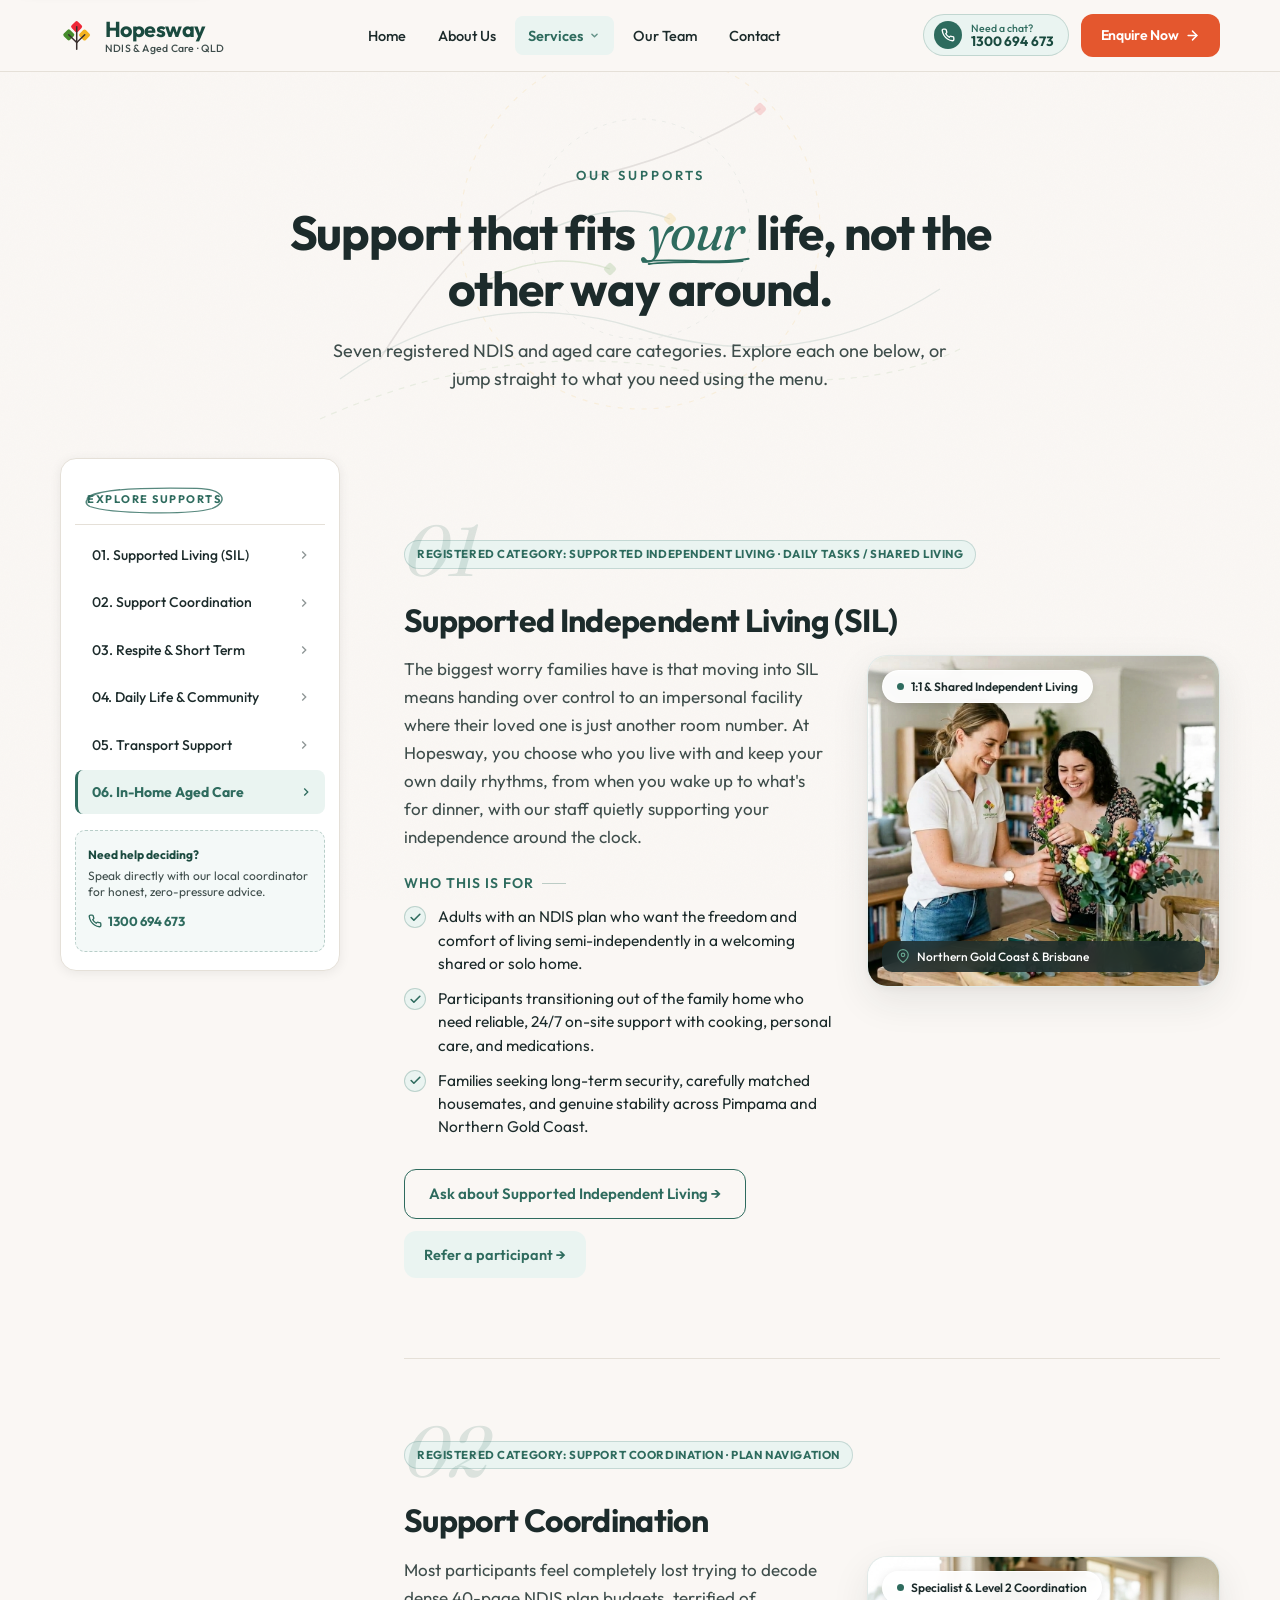
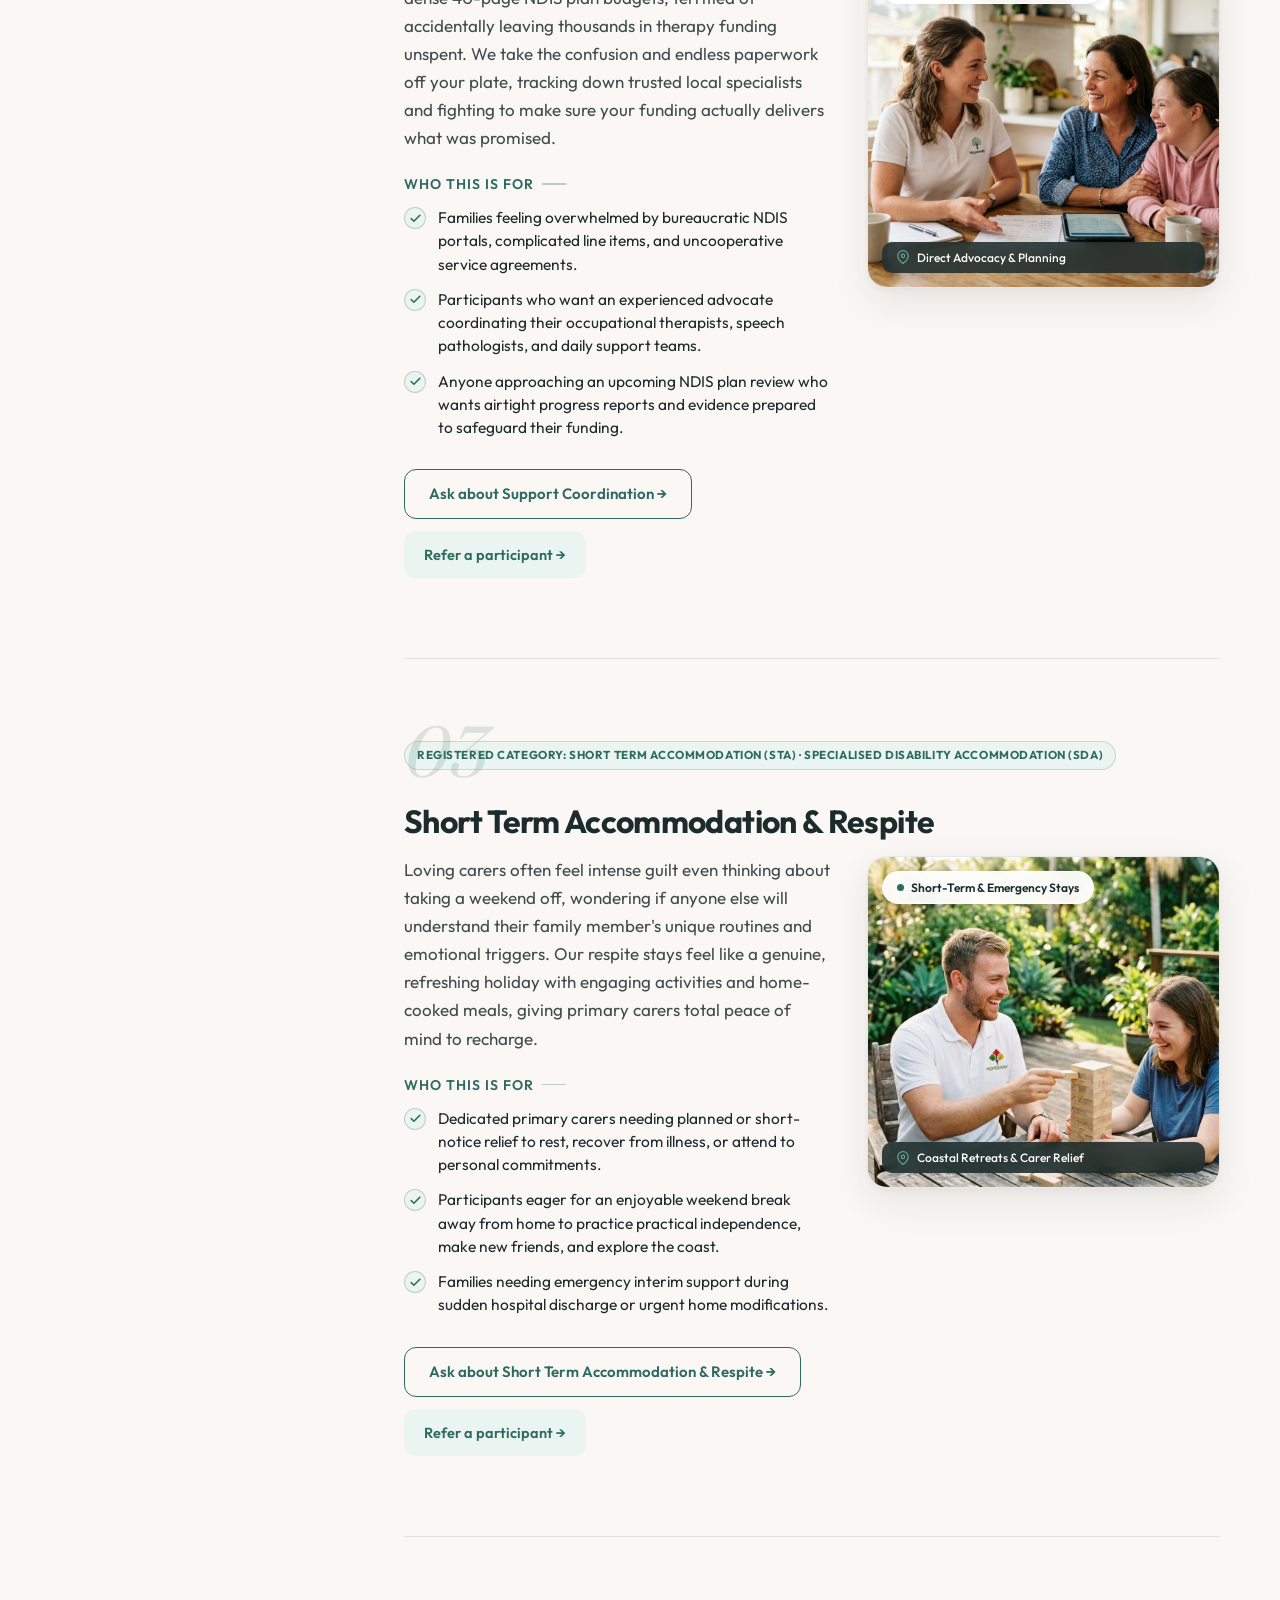
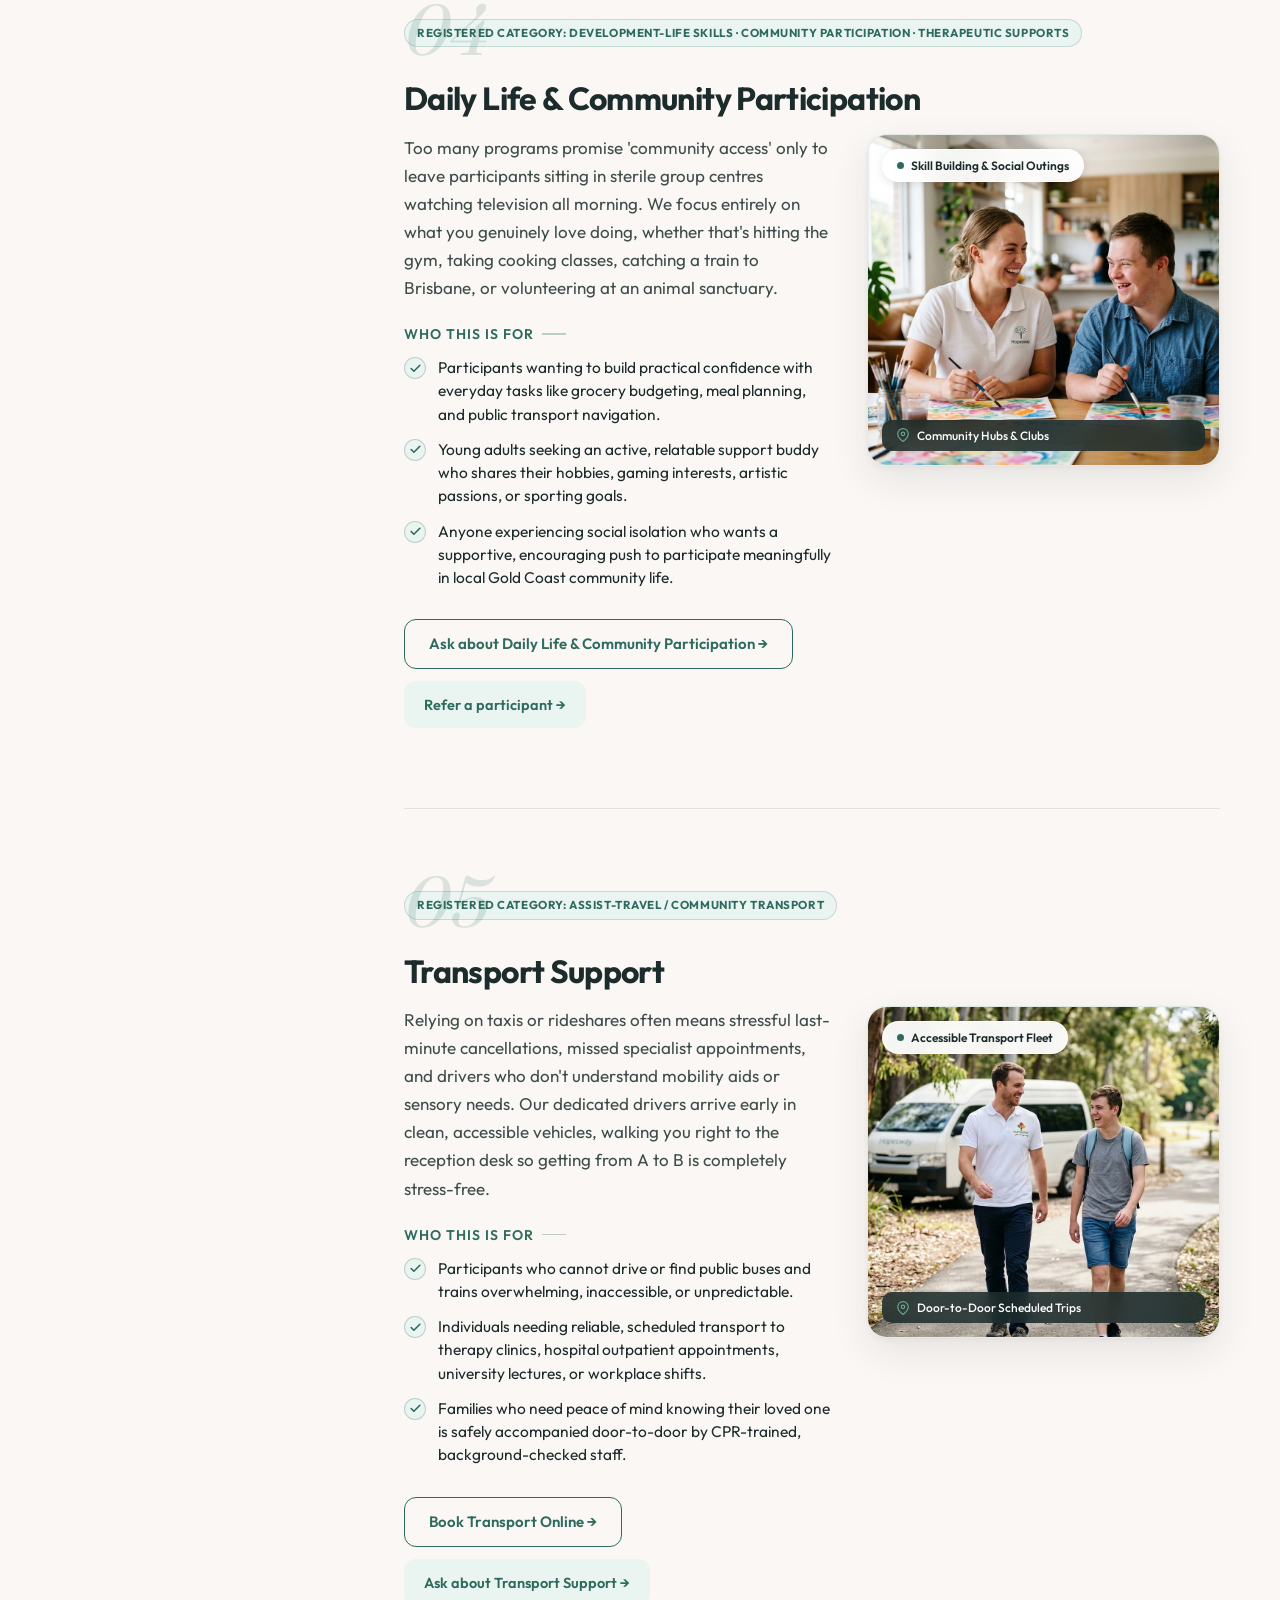
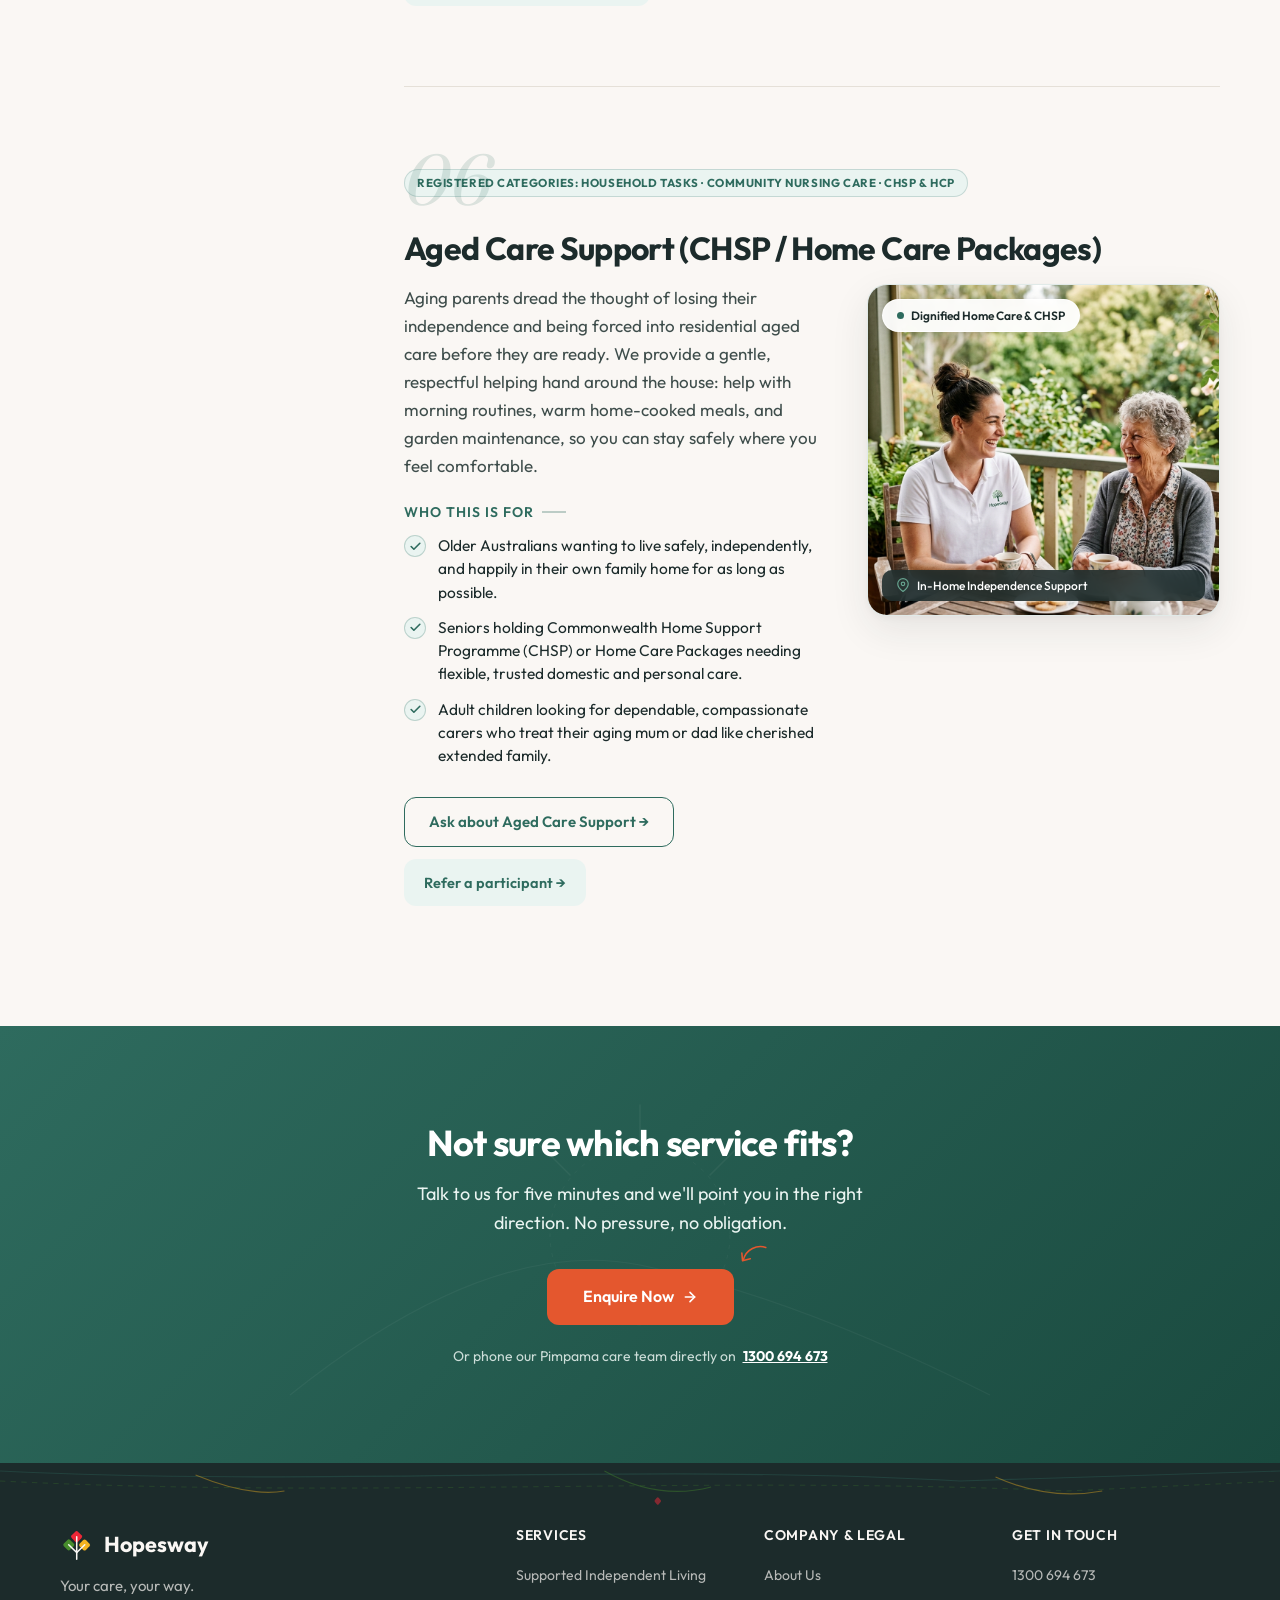
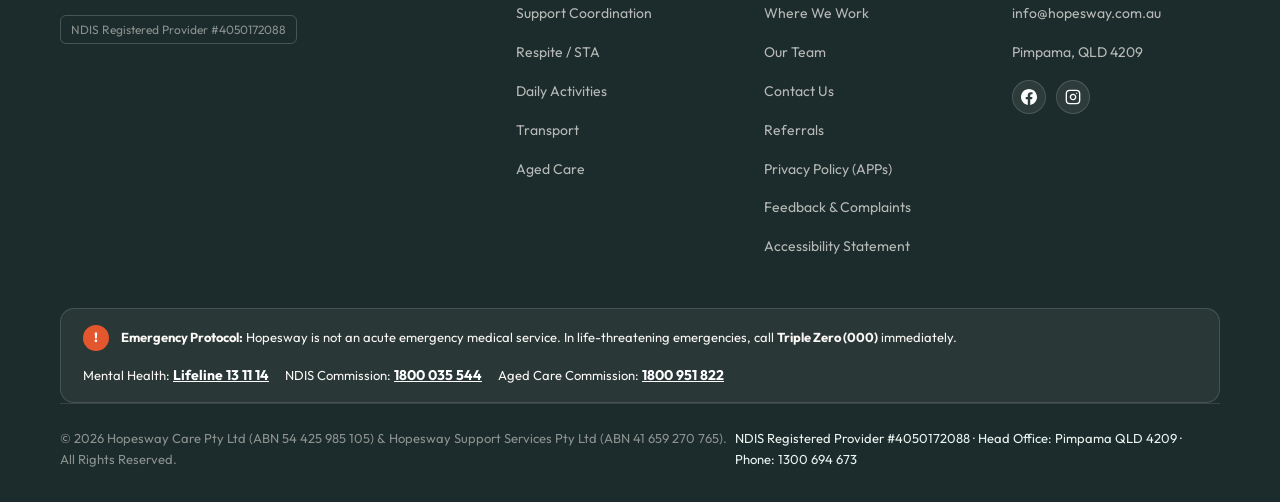
<file: services.html>
<!DOCTYPE html>
<html lang="en-AU">
<head>
  <meta charset="UTF-8">
  <meta name="viewport" content="width=device-width, initial-scale=1.0">
  <title>Supported Independent Living &amp; NDIS Services in Gold Coast | Hopesway</title>
  <meta name="description" content="Explore registered NDIS support categories with Hopesway: Supported Independent Living (SIL), Support Coordination, Respite, Assist-Travel, and In-Home Aged Care.">

  <!-- Google Fonts: Outfit (400, 500, 600, 700) + Fraunces (italic 400, 500) -->
  <link rel="preconnect" href="https://fonts.googleapis.com">
  <link rel="preconnect" href="https://fonts.gstatic.com" crossorigin>
  <link href="https://fonts.googleapis.com/css2?family=Fraunces:ital,wght@1,400;1,500&family=Outfit:wght@400;500;600;700&display=swap" rel="stylesheet">
  <link rel="icon" type="image/svg+xml" href="favicon.svg">
  <link rel="alternate icon" href="favicon.svg">

  <style>
    /* ================================================================
       RESET & BASE STYLING
       ================================================================ */
    *, *::before, *::after { margin: 0; padding: 0; box-sizing: border-box; }
    html { scroll-behavior: smooth;
      -webkit-font-smoothing: antialiased;
      -moz-osx-font-smoothing: grayscale; overflow-x: clip; width: 100%; box-sizing: border-box; }
    body {
      font-family: 'Outfit', sans-serif;
      font-size: 18px;
      line-height: 1.6;
      color: #1C2B2B;
      background: #FAF7F4;
      overflow-x: clip;
    }
    img { max-width: 100%; display: block; }
    a { text-decoration: none; color: inherit; }
    button { font-family: inherit; cursor: pointer; border: none; background: none; }
    ul, ol { list-style: none; }
    h1, h2, h3, h4 { line-height: 1.15; letter-spacing: -0.02em; }

    /* Custom Selection */
    ::selection {
      background: #2E6B5E;
      color: #FFFFFF;
    }

    /* Custom Thin Scrollbar */
    ::-webkit-scrollbar { width: 8px; height: 8px; }
    ::-webkit-scrollbar-track { background: #FAF7F4; }
    ::-webkit-scrollbar-thumb {
      background: #2E6B5E;
      border-radius: 4px;
    }
    ::-webkit-scrollbar-thumb:hover { background: #1A4A3F; }

    /* ================================================================
       DESIGN TOKENS
       ================================================================ */
    :root {
      --bg: #FAF7F4;
      --surface: #FFFFFF;
      --border: #E5E0D8;
      --brand: #2E6B5E;
      --brand-light: #EAF4F1;
      --brand-dark: #1A4A3F;
      --accent: #E4572E;
      --accent-hover: #C94420;
      /* Logo Specific Brand Colors */
      --logo-red: #EE2737;
      --logo-green: #468C2C;
      --logo-gold: #F4B320;
      --logo-trunk: #392E2D;
      --text: #1C2B2B;
      --text-muted: #3E4D4B; /* Calibrated high-contrast muted text (8.2:1 against #FAF7F4, WCAG AAA) */
      --text-ochre: #8C5310;
      --text-green-deep: #1E5045;
      --text-coral: #C94420;
      --shadow-card: 0 2px 12px rgba(0,0,0,0.07);
      --shadow-card-hover: 0 8px 28px rgba(0,0,0,0.12);
      --radius-card: 16px;
      --radius-btn: 12px;
      --radius-input: 10px;
      --nav-h: 72px;
    }

    .skip-link {
      position: fixed;
      top: -70px;
      left: 20px;
      background: #1C2B2B;
      color: #FFFFFF;
      padding: 12px 22px;
      border-radius: 8px;
      font-weight: 700;
      font-size: 15px;
      z-index: 100000;
      transition: top 160ms ease;
      text-decoration: underline;
      border: 2px solid #E4572E;
      box-shadow: 0 4px 16px rgba(0,0,0,0.3);
    }
    .skip-link:focus {
      top: 16px;
      outline: 3px solid #FFFFFF;
      outline-offset: 2px;
    }

    /* Secondary Display Font: Fraunces (italic only) */
    .font-display {
      font-family: 'Fraunces', Georgia, serif;
      font-style: italic;
      font-weight: 400;
    }
    .font-display-500 {
      font-family: 'Fraunces', Georgia, serif;
      font-style: italic;
      font-weight: 500;
    }

    /* Tactile Grain Overlay */
    body::before {
      content: '';
      position: fixed;
      inset: 0;
      z-index: -3;
      background: #FAF7F4;
      pointer-events: none;
    }
    body::after {
      content: '';
      position: fixed;
      inset: 0;
      z-index: -1;
      opacity: 0.28;
      background-image: url("data:image/svg+xml,%3Csvg viewBox='0 0 256 256' xmlns='http://www.w3.org/2000/svg'%3E%3Cfilter id='n'%3E%3CfeTurbulence type='fractalNoise' baseFrequency='0.85' numOctaves='4' stitchTiles='stitch'/%3E%3C/filter%3E%3Crect width='100%25' height='100%25' filter='url(%23n)' opacity='0.08'/%3E%3C/svg%3E");
      background-repeat: repeat;
      background-size: 256px 256px;
      pointer-events: none;
      mix-blend-mode: multiply;
    }

    /* Containers & Layout */
    .container {
      max-width: 1240px;
      margin: 0 auto;
      padding: 0 24px;
    }
    @media (min-width: 768px) {
      .container { padding: 0 40px; }
    }

    /* Primary CTA Button (Coral) */
    .btn-primary {
      display: inline-flex;
      align-items: center;
      justify-content: center;
      gap: 8px;
      padding: 13px 28px;
      font-size: 15px;
      font-weight: 600;
      color: #FFFFFF;
      background: var(--accent);
      border-radius: var(--radius-btn);
      border: none;
      transition: background 180ms ease, transform 180ms ease, box-shadow 180ms ease;
    }
    .btn-primary:hover {
      background: var(--accent-hover);
      transform: translateY(-2px);
      box-shadow: 0 6px 20px rgba(228, 87, 46, 0.3);
    }

    /* ================================================================
       NAVIGATION (VERBATIM SITE-WIDE PARITY)
       ================================================================ */
    .nav {
      position: fixed;
      top: 0;
      left: 0;
      width: 100%;
      height: var(--nav-h);
      background: rgba(250, 247, 244, 0.94);
      backdrop-filter: blur(14px);
      -webkit-backdrop-filter: blur(14px);
      border-bottom: 1px solid var(--border);
      z-index: 1000;
      transition: background 250ms ease, box-shadow 250ms ease, border-color 250ms ease;
    }
    .nav.scrolled {
      background: rgba(255, 255, 255, 0.98);
      box-shadow: 0 4px 20px rgba(28, 43, 43, 0.07);
      border-bottom-color: rgba(229, 224, 216, 0.8);
    }
    .nav-inner {
      max-width: 1240px;
      margin: 0 auto;
      padding: 0 20px;
      height: 100%;
      display: flex;
      align-items: center;
      justify-content: space-between;
      gap: 16px;
    }
    @media (min-width: 768px) {
      .nav-inner { padding: 0 32px; }
    }
    @media (min-width: 1100px) {
      .nav-inner { padding: 0 40px; }
    }
    .nav-brand {
      display: inline-flex;
      align-items: center;
      gap: 11px;
      text-decoration: none;
      flex-shrink: 0;
    }
    .brand-logo-icon {
      width: 34px;
      height: 34px;
      flex-shrink: 0;
      transition: transform 300ms cubic-bezier(0.34, 1.56, 0.64, 1);
    }
    .nav-brand:hover .brand-logo-icon {
      transform: scale(1.08) rotate(3deg);
    }
    .brand-text-col {
      display: flex;
      flex-direction: column;
      line-height: 1.15;
    }
    .brand-name {
      font-size: 1.35rem;
      font-weight: 700;
      color: var(--brand-dark);
      letter-spacing: -0.025em;
    }
    .brand-subtext {
      font-size: 10.5px;
      font-weight: 500;
      color: var(--text-muted);
      letter-spacing: 0.02em;
    }
    @media (max-width: 480px) {
      .brand-subtext { display: none; }
    }

    /* Primary Nav Links */
    .nav-links {
      display: none;
      align-items: center;
      gap: 6px;
    }
    @media (min-width: 980px) {
      .nav-links { display: flex; }
    }
    .nav-item {
      position: relative;
    }
    .nav-link {
      display: inline-flex;
      align-items: center;
      gap: 5px;
      padding: 8px 13px;
      font-size: 14.5px;
      font-weight: 500;
      color: var(--text);
      border-radius: 8px;
      text-decoration: none;
      transition: color 180ms ease, background-color 180ms ease;
    }
    .nav-link:hover {
      color: var(--brand);
      background-color: rgba(46, 107, 94, 0.06);
    }
    .nav-link.active {
      color: var(--brand);
      font-weight: 600;
      background-color: var(--brand-light);
    }
    .nav-chevron {
      width: 13px;
      height: 13px;
      transition: transform 200ms ease;
      opacity: 0.7;
    }
    .nav-item:hover .nav-chevron,
    .nav-item:focus-within .nav-chevron {
      transform: rotate(180deg);
      opacity: 1;
    }

    /* Flyout Dropdown for Services */
    .nav-dropdown {
      position: absolute;
      top: calc(100% + 10px);
      left: 50%;
      transform: translateX(-50%) translateY(8px);
      width: 590px;
      background: var(--surface);
      border: 1px solid var(--border);
      border-radius: 16px;
      box-shadow: 0 18px 42px rgba(28, 43, 43, 0.12);
      padding: 18px 20px 14px;
      opacity: 0;
      pointer-events: none;
      transition: opacity 220ms ease, transform 220ms ease;
      z-index: 1050;
    }
    .nav-dropdown::before {
      content: '';
      position: absolute;
      top: -14px;
      left: 0;
      width: 100%;
      height: 16px;
    }
    .nav-item:hover .nav-dropdown,
    .nav-item:focus-within .nav-dropdown {
      opacity: 1;
      pointer-events: auto;
      transform: translateX(-50%) translateY(0);
    }
    .dropdown-header-strip {
      margin-bottom: 12px;
      padding-bottom: 8px;
      border-bottom: 1px solid var(--border);
      display: flex;
      align-items: center;
      justify-content: space-between;
    }
    .dropdown-pill {
      font-size: 11px;
      font-weight: 600;
      color: var(--brand);
      background: var(--brand-light);
      padding: 3px 9px;
      border-radius: 999px;
      letter-spacing: 0.02em;
    }
    .dropdown-grid {
      display: grid;
      grid-template-columns: 1fr 1fr;
      gap: 16px;
    }
    .dropdown-col-title {
      font-size: 11.5px;
      font-weight: 700;
      text-transform: uppercase;
      letter-spacing: 0.05em;
      color: var(--brand-dark);
      margin-bottom: 8px;
      display: flex;
      align-items: center;
      gap: 6px;
    }
    .dropdown-card-link {
      display: block;
      padding: 7px 10px;
      border-radius: 8px;
      text-decoration: none;
      transition: background 150ms ease, transform 150ms ease;
    }
    .dropdown-card-link:hover {
      background: var(--brand-light);
      transform: translateX(2px);
    }
    .dropdown-card-title {
      font-size: 13.5px;
      font-weight: 600;
      color: var(--brand-dark);
      display: block;
      line-height: 1.25;
    }
    .dropdown-card-desc {
      font-size: 11.5px;
      color: var(--text-muted);
      line-height: 1.35;
      margin-top: 2px;
      display: block;
    }
    .dropdown-trust-box {
      margin-top: 10px;
      padding: 10px;
      border-radius: 8px;
      background: rgba(234, 244, 241, 0.6);
      border: 1px dashed rgba(46, 107, 94, 0.3);
      display: flex;
      flex-direction: column;
      gap: 2px;
    }
    .dropdown-trust-num {
      font-size: 11px;
      font-weight: 700;
      color: var(--brand);
    }
    .dropdown-trust-text {
      font-size: 11px;
      color: var(--text-muted);
      line-height: 1.3;
    }
    .dropdown-footer {
      margin-top: 12px;
      padding-top: 10px;
      border-top: 1px solid var(--border);
      display: flex;
      align-items: center;
      justify-content: space-between;
      font-size: 12.5px;
    }
    .dropdown-footer a {
      color: var(--brand);
      font-weight: 600;
      text-decoration: none;
      display: inline-flex;
      align-items: center;
      gap: 5px;
      transition: color 150ms ease;
    }
    .dropdown-footer a:hover {
      color: var(--brand-dark);
      text-decoration: underline;
    }
    .dropdown-tag {
      font-size: 11.5px;
      color: var(--text-muted);
    }

    /* Right Action Bar (Direct Phone Pill + CTA) */
    .nav-actions {
      display: flex;
      align-items: center;
      gap: 12px;
      flex-shrink: 0;
    }
    .nav-phone-pill {
      display: none;
      align-items: center;
      gap: 9px;
      padding: 6px 14px 6px 10px;
      background: var(--brand-light);
      border: 1px solid rgba(46, 107, 94, 0.22);
      border-radius: 999px;
      text-decoration: none;
      transition: background 180ms ease, border-color 180ms ease, transform 180ms ease;
    }
    @media (min-width: 680px) {
      .nav-phone-pill { display: inline-flex; }
    }
    .nav-phone-pill:hover {
      background: #d8ece7;
      border-color: var(--brand);
      transform: translateY(-1px);
    }
    .phone-icon-dot {
      width: 28px;
      height: 28px;
      border-radius: 50%;
      background: var(--brand);
      color: #FFFFFF;
      display: flex;
      align-items: center;
      justify-content: center;
      flex-shrink: 0;
      transition: transform 200ms ease;
    }
    .nav-phone-pill:hover .phone-icon-dot {
      transform: scale(1.08);
    }
    .phone-text-wrap {
      display: flex;
      flex-direction: column;
      line-height: 1.15;
    }
    .phone-label {
      font-size: 10.5px;
      color: var(--brand);
      font-weight: 500;
    }
    .phone-num {
      font-size: 13.5px;
      font-weight: 700;
      color: var(--brand-dark);
      letter-spacing: -0.01em;
    }
    .nav-cta {
      display: none;
      padding: 10px 20px;
      font-size: 14px;
      font-weight: 600;
      letter-spacing: -0.01em;
      gap: 6px;
      align-items: center;
    }
    @media (min-width: 860px) {
      .nav-cta { display: inline-flex; }
    }

    /* Mobile Hamburger */
    .nav-hamburger {
      display: flex;
      flex-direction: column;
      justify-content: center;
      align-items: center;
      gap: 5px;
      width: 42px;
      height: 42px;
      padding: 8px;
      border-radius: 10px;
      background: rgba(46, 107, 94, 0.06);
      border: 1px solid var(--border);
      cursor: pointer;
      transition: background 150ms ease;
    }
    @media (min-width: 980px) {
      .nav-hamburger { display: none; }
    }
    .nav-hamburger:hover {
      background: rgba(46, 107, 94, 0.12);
    }
    .nav-hamburger span {
      display: block;
      width: 20px;
      height: 2px;
      background: var(--brand-dark);
      border-radius: 2px;
      transition: transform 200ms ease, opacity 200ms ease;
    }
    .nav-hamburger.open span:nth-child(1) { transform: translateY(7px) rotate(45deg); }
    .nav-hamburger.open span:nth-child(2) { opacity: 0; }
    .nav-hamburger.open span:nth-child(3) { transform: translateY(-7px) rotate(-45deg); }

    /* Mobile Menu Drawer */
    .mobile-menu {
      display: none;
      position: fixed;
      top: var(--nav-h);
      left: 0;
      width: 100%;
      max-height: calc(100vh - var(--nav-h));
      overflow-y: auto;
      background: var(--bg);
      border-bottom: 1px solid var(--border);
      padding: 18px 20px 24px;
      z-index: 999;
      flex-direction: column;
      gap: 12px;
      box-shadow: 0 12px 32px rgba(28, 43, 43, 0.12);
    }
    .mobile-menu.open { display: flex; }
    .mobile-call-banner {
      display: flex;
      align-items: center;
      justify-content: space-between;
      padding: 12px 16px;
      background: var(--brand-light);
      border: 1px solid rgba(46, 107, 94, 0.22);
      border-radius: 12px;
      color: var(--brand-dark);
      text-decoration: none;
    }
    .mobile-call-banner:hover { background: #d8ece7; }
    .mobile-nav-group {
      display: flex;
      flex-direction: column;
      gap: 4px;
    }
    .mobile-link {
      padding: 11px 14px;
      font-size: 15.5px;
      font-weight: 500;
      color: var(--text);
      border-radius: 8px;
      text-decoration: none;
      transition: background 150ms ease;
      display: flex;
      align-items: center;
      justify-content: space-between;
    }
    .mobile-link:hover,
    .mobile-link.active {
      background: var(--brand-light);
      color: var(--brand);
      font-weight: 600;
    }
    .mobile-sub-services {
      padding: 4px 0 6px 14px;
      display: flex;
      flex-direction: column;
      gap: 3px;
    }
    .mobile-sub-link {
      padding: 7px 10px;
      font-size: 13.5px;
      color: var(--text-muted);
      border-radius: 6px;
      text-decoration: none;
      display: flex;
      align-items: center;
      gap: 8px;
    }
    .mobile-sub-link:hover {
      color: var(--brand);
      background: rgba(46, 107, 94, 0.05);
    }
    .mobile-sub-bullet {
      width: 5px;
      height: 5px;
      border-radius: 50%;
      background: var(--brand);
      flex-shrink: 0;
    }
    .mobile-menu .btn-primary {
      width: 100%;
      justify-content: center;
      padding: 13px;
      margin-top: 4px;
    }
    .mobile-menu-footer {
      font-size: 11.5px;
      color: var(--text-muted);
      text-align: center;
      padding-top: 6px;
    }

    /* ================================================================
       SECTION: HERO (FULL WIDTH ABOVE SIDEBAR)
       ================================================================ */
    .services-hero {
      position: relative;
      padding: 160px 64px 64px;
      text-align: center;
      overflow: hidden;
    }
    @media (max-width: 768px) {
      .services-hero {
        padding: 128px 24px 44px;
      }
    }
    /* Hero Biophilic Canopy Background Art */
    .hero-canopy-art {
      position: absolute;
      top: 50%;
      left: 50%;
      transform: translate(-50%, -50%);
      width: 680px;
      height: 460px;
      pointer-events: none;
      z-index: -1;
      opacity: 0.35;
    }
    .hero-tag-label {
      display: inline-block;
      font-size: 13px;
      font-weight: 600;
      letter-spacing: 3px;
      text-transform: uppercase;
      color: var(--brand);
      margin-bottom: 16px;
    }
    .services-hero h1 {
      font-size: 48px;
      font-weight: 700;
      color: var(--text);
      max-width: 820px;
      margin: 0 auto 20px;
      line-height: 1.15;
      letter-spacing: -0.025em;
    }
    @media (max-width: 768px) {
      .services-hero h1 {
        font-size: 34px;
      }
    }
    .hero-accent {
      color: var(--brand);
      font-size: 1.08em;
      padding: 0 4px;
    }
    .services-hero-subtitle {
      font-size: 18px;
      color: var(--text-muted);
      max-width: 620px;
      margin: 0 auto;
      line-height: 1.6;
    }
    @media (max-width: 768px) {
      .services-hero-subtitle {
        font-size: 16px;
      }
    }

    /* ================================================================
       MOBILE HORIZONTAL SCROLL-SNAP PILL NAV
       ================================================================ */
    .mobile-services-pill-nav {
      display: none;
    }
    @media (max-width: 960px) {
      .mobile-services-pill-nav {
        display: block;
        position: sticky;
        top: var(--nav-h);
        z-index: 850;
        background: rgba(250, 247, 244, 0.96);
        backdrop-filter: blur(12px);
        -webkit-backdrop-filter: blur(12px);
        border-bottom: 1px solid var(--border);
        padding: 10px 0;
      }
      .pill-nav-track {
        display: flex;
        gap: 8px;
        overflow-x: auto;
        padding: 0 20px;
        scroll-snap-type: x mandatory;
        -webkit-overflow-scrolling: touch;
        scrollbar-width: none;
      }
      .pill-nav-track::-webkit-scrollbar {
        display: none;
      }
      .mobile-pill {
        flex-shrink: 0;
        scroll-snap-align: start;
        padding: 8px 14px;
        border-radius: 999px;
        background: var(--surface);
        border: 1px solid var(--border);
        font-size: 13px;
        font-weight: 500;
        color: var(--text);
        text-decoration: none;
        white-space: nowrap;
        transition: background 180ms ease, color 180ms ease, border-color 180ms ease;
      }
      .mobile-pill.active {
        background: var(--brand);
        color: #FFFFFF;
        border-color: var(--brand);
        font-weight: 600;
      }
    }

    /* ================================================================
       STRUCTURE: STICKY SIDEBAR + CONTENT LAYOUT
       ================================================================ */
    .services-main-layout {
      position: relative;
      max-width: 1240px;
      margin: 0 auto;
      padding: 0 24px 40px;
      display: flex;
      gap: 56px;
      align-items: flex-start;
    }
    @media (min-width: 1100px) {
      .services-main-layout {
        padding: 0 40px 40px;
        gap: 64px;
      }
    }
    @media (max-width: 960px) {
      .services-main-layout {
        display: block;
        padding: 0 20px 20px;
      }
    }

    /* Sticky Left Sidebar (280px, Hidden on Mobile) */
    .services-sidebar-wrap {
      width: 280px;
      flex-shrink: 0;
      position: sticky;
      top: 96px;
      align-self: flex-start;
      display: block;
      z-index: 50;
    }
    @media (max-width: 960px) {
      .services-sidebar-wrap {
        display: none;
      }
    }
    .services-sticky-sidebar {
      background: var(--surface);
      border: 1px solid var(--border);
      border-radius: var(--radius-card);
      padding: 18px 14px;
      box-shadow: var(--shadow-card);
      max-height: calc(100vh - 120px);
      overflow-y: auto;
    }
    .sidebar-header {
      padding: 6px 12px 12px;
      border-bottom: 1px solid var(--border);
      margin-bottom: 8px;
    }
    .sidebar-pill {
      font-size: 11px;
      font-weight: 700;
      letter-spacing: 1.5px;
      text-transform: uppercase;
      color: var(--brand);
    }
    .sidebar-nav {
      display: flex;
      flex-direction: column;
      gap: 3px;
    }
    .sidebar-link {
      display: flex;
      align-items: center;
      justify-content: space-between;
      padding: 11px 14px;
      border-radius: 8px;
      font-size: 14px;
      font-weight: 500;
      color: var(--text);
      text-decoration: none;
      border-left: 3px solid transparent;
      transition: background 180ms ease, color 180ms ease, border-color 180ms ease, font-weight 180ms ease;
    }
    .sidebar-link:hover {
      background: rgba(46, 107, 94, 0.05);
      color: var(--brand);
    }
    .sidebar-link.active {
      border-left: 3px solid var(--brand);
      font-weight: 700;
      background: var(--brand-light);
      color: var(--brand);
    }
    .sidebar-arrow {
      opacity: 0.5;
      transition: transform 180ms ease, opacity 180ms ease;
    }
    .sidebar-link.active .sidebar-arrow {
      opacity: 1;
      transform: translateX(2px);
    }
    .sidebar-callout {
      margin-top: 16px;
      padding: 14px 12px;
      border-radius: 10px;
      background: rgba(234, 244, 241, 0.5);
      border: 1px dashed rgba(46, 107, 94, 0.3);
    }
    .callout-title {
      font-size: 12px;
      font-weight: 700;
      color: var(--brand-dark);
      display: block;
      margin-bottom: 3px;
    }
    .callout-desc {
      font-size: 12px;
      color: var(--text-muted);
      line-height: 1.35;
      margin-bottom: 8px;
    }
    .callout-phone-link {
      display: inline-flex;
      align-items: center;
      gap: 6px;
      font-size: 13px;
      font-weight: 700;
      color: var(--brand);
      text-decoration: none;
    }
    .callout-phone-link:hover {
      text-decoration: underline;
    }

    /* Right Content Column */
    .services-content-col {
      width: calc(100% - 280px);
      max-width: 900px;
      min-width: 0;
    }
    @media (max-width: 960px) {
      .services-content-col {
        width: 100%;
        max-width: 100%;
      }
    }

    /* ================================================================
       INDIVIDUAL SERVICE SECTIONS (6 SECTIONS)
       ================================================================ */
    .service-section {
      position: relative;
      padding: 80px 0;
      border-bottom: 1px solid var(--border);
      scroll-margin-top: 110px;
      opacity: 0;
      transform: translateY(20px);
      transition: opacity 400ms cubic-bezier(0.16, 1, 0.3, 1), transform 400ms cubic-bezier(0.16, 1, 0.3, 1);
    }
    .service-section.is-visible {
      opacity: 1;
      transform: translateY(0);
    }
    @media (prefers-reduced-motion: reduce) {
      .service-section {
        opacity: 1 !important;
        transform: none !important;
        transition: none !important;
      }
    }
    @media (max-width: 768px) {
      .service-section {
        padding: 56px 0;
        scroll-margin-top: 120px;
      }
    }
    .service-section:last-child {
      border-bottom: none;
    }

    /* Large Fraunces Italic Watermark Number Top-Left (72px, 0.15 opacity) */
    .service-num-watermark {
      position: absolute;
      top: 56px;
      left: 0;
      font-size: 72px;
      line-height: 1;
      color: var(--brand);
      opacity: 0.15;
      user-select: none;
      pointer-events: none;
      z-index: 0;
    }
    @media (max-width: 768px) {
      .service-num-watermark {
        top: 36px;
        font-size: 60px;
      }
    }

    /* Service Title (H2, 32px, 700, #1C2B2B) */
    
    .service-category-pill {
      display: inline-flex;
      align-items: center;
      gap: 6px;
      font-size: 11.5px;
      font-weight: 700;
      letter-spacing: 0.05em;
      text-transform: uppercase;
      color: var(--brand);
      background: var(--brand-light);
      padding: 4px 12px;
      border-radius: 20px;
      margin-bottom: 8px;
      border: 1px solid rgba(46, 107, 94, 0.2);
    }

    .service-title {
      position: relative;
      font-size: 32px;
      font-weight: 700;
      color: var(--text);
      line-height: 1.2;
      margin-top: 24px;
      margin-bottom: 16px;
      z-index: 1;
    }
    @media (max-width: 768px) {
      .service-title {
        font-size: 26px;
        margin-top: 18px;
        margin-bottom: 12px;
      }
    }

    /* 2-Sentence Plain-English Description */
    .service-desc {
      position: relative;
      font-size: 17px;
      line-height: 1.65;
      color: var(--text-muted);
      max-width: 760px;
      margin-bottom: 24px;
      z-index: 1;
    }
    @media (max-width: 768px) {
      .service-desc {
        font-size: 16px;
        margin-bottom: 20px;
      }
    }

    /* "Who this is for" Subheading */
    .who-title {
      position: relative;
      font-size: 14px;
      font-weight: 600;
      color: var(--brand);
      text-transform: uppercase;
      letter-spacing: 1px;
      margin-bottom: 14px;
      display: flex;
      align-items: center;
      gap: 8px;
      z-index: 1;
    }
    .who-title::after {
      content: '';
      display: inline-block;
      width: 24px;
      height: 1.5px;
      background: var(--brand);
      opacity: 0.3;
    }

    /* 3 Bullet Points with Custom Green Checkmark SVG */
    .who-list {
      position: relative;
      display: flex;
      flex-direction: column;
      gap: 12px;
      margin-bottom: 30px;
      max-width: 780px;
      z-index: 1;
    }
    .who-item {
      display: flex;
      align-items: flex-start;
      gap: 12px;
      font-size: 15.5px;
      color: var(--text);
      line-height: 1.5;
    }
    .who-check-circle {
      width: 22px;
      height: 22px;
      border-radius: 50%;
      background: var(--brand-light);
      border: 1px solid rgba(46, 107, 94, 0.25);
      color: var(--brand);
      display: flex;
      align-items: center;
      justify-content: center;
      flex-shrink: 0;
      margin-top: 1px;
    }

    /* Outlined Button ("Ask about [Service Name] →") */
    .btn-service-outline {
      display: inline-flex;
      align-items: center;
      gap: 8px;
      padding: 12px 24px;
      font-size: 15px;
      font-weight: 600;
      color: var(--brand);
      background: transparent;
      border: 1.5px solid var(--brand);
      border-radius: var(--radius-btn);
      text-decoration: none;
      transition: background 200ms ease, color 200ms ease, transform 200ms ease, box-shadow 200ms ease;
    }
    .btn-service-outline:hover {
      background: var(--brand);
      color: #FFFFFF;
      transform: translateY(-2px);
      box-shadow: 0 4px 16px rgba(46, 107, 94, 0.2);
    }

    /* ================================================================
       FINAL SECTION (FULL WIDTH BANNER OUTSIDE SIDEBAR LAYOUT)
       ================================================================ */

    /* Split Layout Grid for Services with Real Photography */
    .service-split-grid {
      display: grid;
      grid-template-columns: 1.15fr 0.95fr;
      gap: 36px;
      align-items: start;
      margin-top: 16px;
    }
    .service-text-pane {
      min-width: 0;
    }
    .service-media-pane {
      min-width: 0;
    }
    .service-photo-frame {
      position: relative;
      border-radius: 20px;
      overflow: hidden;
      box-shadow: 0 14px 38px rgba(28, 43, 43, 0.09), 0 3px 8px rgba(28, 43, 43, 0.04);
      border: 1px solid rgba(46, 107, 94, 0.14);
      background: #FFFFFF;
      transition: transform 320ms cubic-bezier(0.16, 1, 0.3, 1), box-shadow 320ms cubic-bezier(0.16, 1, 0.3, 1);
    }
    .service-photo-frame:hover {
      transform: translateY(-4px);
      box-shadow: 0 20px 48px rgba(28, 43, 43, 0.14), 0 5px 12px rgba(28, 43, 43, 0.06);
    }
    .service-photo {
      width: 100%;
      height: 330px;
      object-fit: cover;
      display: block;
      transition: transform 600ms cubic-bezier(0.16, 1, 0.3, 1);
    }
    .service-photo-frame:hover .service-photo {
      transform: scale(1.03);
    }
    .service-photo-badge {
      position: absolute;
      top: 14px;
      left: 14px;
      display: inline-flex;
      align-items: center;
      gap: 7px;
      background: rgba(255, 255, 255, 0.94);
      backdrop-filter: blur(8px);
      -webkit-backdrop-filter: blur(8px);
      padding: 6px 14px;
      border-radius: 100px;
      font-size: 12px;
      font-weight: 600;
      color: #1C2B2B;
      box-shadow: 0 2px 8px rgba(0, 0, 0, 0.1);
      border: 1px solid rgba(255, 255, 255, 0.85);
      z-index: 2;
    }
    .photo-badge-dot {
      width: 7px;
      height: 7px;
      border-radius: 50%;
      background: #2E6B5E;
      flex-shrink: 0;
    }
    .service-photo-caption {
      position: absolute;
      bottom: 14px;
      left: 14px;
      right: 14px;
      display: inline-flex;
      align-items: center;
      gap: 7px;
      background: rgba(28, 43, 43, 0.85);
      backdrop-filter: blur(8px);
      -webkit-backdrop-filter: blur(8px);
      padding: 8px 14px;
      border-radius: 10px;
      font-size: 12px;
      font-weight: 500;
      color: #FFFFFF;
      line-height: 1.25;
      z-index: 2;
    }
    .service-photo-caption svg {
      flex-shrink: 0;
      color: #68A691;
    }
    .service-btn-group {
      display: flex;
      flex-wrap: wrap;
      align-items: center;
      gap: 12px;
      margin-top: 14px;
    }
    .btn-service-subtle {
      display: inline-flex;
      align-items: center;
      gap: 6px;
      padding: 12px 20px;
      font-size: 14.5px;
      font-weight: 600;
      color: var(--brand);
      background: var(--brand-light);
      border-radius: var(--radius-btn);
      text-decoration: none;
      transition: background 200ms ease, color 200ms ease, transform 200ms ease;
    }
    .btn-service-subtle:hover {
      background: rgba(46, 107, 94, 0.16);
      transform: translateY(-2px);
    }
    @media (max-width: 860px) {
      .service-split-grid {
        grid-template-columns: 1fr;
        gap: 24px;
      }
      .service-media-pane {
        order: -1;
      }
      .service-photo {
        height: 250px;
      }
    }
    @media (max-width: 480px) {
      .service-photo {
        height: 210px;
      }
      .service-photo-badge {
        font-size: 11px;
        padding: 5px 11px;
      }
      .service-btn-group {
        flex-direction: column;
        align-items: stretch;
      }
      .btn-service-outline,
      .btn-service-subtle {
        justify-content: center;
        width: 100%;
      }
    }

    .services-final-cta {
      position: relative;
      background: linear-gradient(135deg, #2E6B5E, #1A4A3F);
      padding: 96px 64px;
      text-align: center;
      color: #FFFFFF;
      overflow: hidden;
    }
    @media (max-width: 768px) {
      .services-final-cta {
        padding: 64px 24px;
      }
    }
    /* Subtle protective canopy art in final CTA */
    .cta-canopy-art {
      position: absolute;
      top: 50%;
      left: 50%;
      transform: translate(-50%, -50%);
      width: 800px;
      height: 380px;
      pointer-events: none;
      opacity: 0.15;
      stroke: #FAF7F4;
    }
    .services-final-cta h2 {
      font-size: 36px;
      font-weight: 700;
      color: #FFFFFF;
      margin-bottom: 16px;
      letter-spacing: -0.02em;
    }
    @media (max-width: 768px) {
      .services-final-cta h2 {
        font-size: 28px;
      }
    }
    .services-final-cta p {
      font-size: 18px;
      color: #EAF4F1;
      max-width: 500px;
      margin: 0 auto 32px;
      line-height: 1.6;
    }
    @media (max-width: 768px) {
      .services-final-cta p {
        font-size: 16px;
        margin-bottom: 28px;
      }
    }
    .final-cta-btn {
      display: inline-flex;
      align-items: center;
      gap: 8px;
      padding: 15px 36px;
      font-size: 16px;
      font-weight: 600;
      color: #FFFFFF;
      background: var(--accent);
      border-radius: var(--radius-btn);
      border: none;
      text-decoration: none;
      transition: background 180ms ease, transform 180ms ease, box-shadow 180ms ease;
    }
    .final-cta-btn:hover {
      background: var(--accent-hover);
      transform: translateY(-2px);
      box-shadow: 0 8px 24px rgba(228, 87, 46, 0.4);
    }
    .final-cta-phone-note {
      margin-top: 20px;
      font-size: 14px;
      color: rgba(234, 244, 241, 0.85);
    }
    .final-cta-phone-note a {
      color: #FFFFFF;
      font-weight: 700;
      text-decoration: underline;
      margin-left: 4px;
    }

    /* ================================================================
       FOOTER (VERBATIM SITE-WIDE PARITY)
       ================================================================ */
    .footer {
      background: #1C2B2B;
      color: #FAF7F4;
      padding: 64px 0 32px;
      position: relative;
      overflow: hidden;
    }
    .footer-roots-art {
      position: absolute;
      top: 0;
      left: 0;
      width: 100%;
      height: 48px;
      pointer-events: none;
    }
    .footer-grid {
      display: grid;
      grid-template-columns: 1fr;
      gap: 40px;
      margin-bottom: 48px;
    }
    @media (min-width: 768px) {
      .footer-grid { grid-template-columns: 2fr 1fr 1fr 1fr; }
    }
    .footer-brand {
      font-size: 1.35rem;
      font-weight: 700;
      color: #FAF7F4;
      margin-bottom: 12px;
    }
    .footer-tagline {
      color: rgba(250, 247, 244, 0.7);
      font-size: 15px;
      margin-bottom: 16px;
    }
    .footer-reg {
      font-size: 12px;
      color: rgba(250, 247, 244, 0.5);
      border: 1px solid rgba(250, 247, 244, 0.2);
      display: inline-block;
      padding: 4px 10px;
      border-radius: 6px;
    }
    .footer h4 {
      font-size: 14px;
      font-weight: 600;
      color: #FAF7F4;
      text-transform: uppercase;
      letter-spacing: 0.05em;
      margin-bottom: 16px;
    }
    .footer ul { display: flex; flex-direction: column; gap: 10px; }
    .footer a {
      font-size: 14px;
      color: rgba(250, 247, 244, 0.7);
      transition: color 150ms;
    }
    .footer a:hover { color: #FAF7F4; }
    .footer-bottom {
      border-top: 1px solid rgba(250, 247, 244, 0.12);
      padding-top: 24px;
      display: flex;
      flex-direction: column;
      gap: 8px;
      font-size: 13px;
      color: rgba(250, 247, 244, 0.5);
    }
    @media (min-width: 768px) {
      .footer-bottom {
        flex-direction: row;
        justify-content: space-between;
      }
    }
    .footer-ndis {
      display: inline-flex;
      align-items: center;
      gap: 6px;
      color: var(--brand-light);
    }
  </style>
</head>
<body>
  <!-- Accessible Skip Link -->
  <a href="#main-content" class="skip-link">Skip to main content</a>

  <!-- ================================================================
       NAVIGATION (EXACT HOMEPAGE & ABOUT PARITY, SERVICES ACTIVE)
       ================================================================ -->
  <nav class="nav" id="nav">
    <div class="nav-inner">
      <a href="index.html" class="nav-brand" aria-label="Hopesway Home">
        <svg class="brand-logo-icon" viewBox="0 0 180 180" width="34" height="34" aria-hidden="true">
          <g transform="translate(88, 46) rotate(45)">
            <rect x="-23.5" y="-23.5" width="47" height="47" rx="10" ry="10" fill="#EE2737" />
          </g>
          <g transform="translate(46.5, 89.5) rotate(45)">
            <rect x="-23.5" y="-23.5" width="47" height="47" rx="10" ry="10" fill="#468C2C" />
          </g>
          <g transform="translate(130, 90) rotate(45)">
            <rect x="-23.5" y="-23.5" width="47" height="47" rx="10" ry="10" fill="#F4B320" />
          </g>
          <g stroke="#392E2D" stroke-width="8" stroke-linecap="round" stroke-linejoin="round" fill="none">
            <line x1="88.5" y1="165" x2="88.5" y2="46" />
            <line x1="88.5" y1="130" x2="46" y2="89" />
            <line x1="88.5" y1="130" x2="131" y2="89" />
          </g>
        </svg>
        <div class="brand-text-col">
          <span class="brand-name">Hopesway</span>
          <span class="brand-subtext">NDIS &amp; Aged Care · QLD</span>
        </div>
      </a>

      <div class="nav-links" id="navLinks" role="navigation" aria-label="Main Navigation">
        <div class="nav-item">
          <a href="index.html" class="nav-link">Home</a>
        </div>
        <div class="nav-item">
          <a href="about.html" class="nav-link">About Us</a>
        </div>
        <div class="nav-item nav-has-dropdown">
          <a href="services.html" class="nav-link active" aria-haspopup="true" aria-expanded="false">
            <span>Services</span>
            <svg class="nav-chevron" viewBox="0 0 20 20" fill="none" stroke="currentColor" stroke-width="2.2" stroke-linecap="round" stroke-linejoin="round" aria-hidden="true">
              <polyline points="6 8 10 12 14 8"></polyline>
            </svg>
          </a>
          <div class="nav-dropdown" role="menu" aria-label="Services Overview">
            <div class="dropdown-header-strip">
              <span class="dropdown-pill">Personalised Care &amp; Living Support · Pimpama &amp; Gold Coast</span>
            </div>
            <div class="dropdown-grid">
              <div class="dropdown-col">
                <div class="dropdown-col-title">
                  <svg width="14" height="14" viewBox="0 0 24 24" fill="none" stroke="currentColor" stroke-width="2.3"><path d="M3 9l9-7 9 7v11a2 2 0 0 1-2 2H5a2 2 0 0 1-2-2z"></path><polyline points="9 22 9 12 15 12 15 22"></polyline></svg>
                  <span>NDIS Disability Supports</span>
                </div>
                <a href="services.html#sil" class="dropdown-card-link" role="menuitem">
                  <span class="dropdown-card-title">Supported Independent Living (SIL)</span>
                  <span class="dropdown-card-desc">24/7 supported living in welcoming, peaceful community homes</span>
                </a>
                <a href="services.html#support-coordination" class="dropdown-card-link" role="menuitem">
                  <span class="dropdown-card-title">Support Coordination</span>
                  <span class="dropdown-card-desc">Unpack funding and connect with vetted local allied health</span>
                </a>
                <a href="services.html#respite" class="dropdown-card-link" role="menuitem">
                  <span class="dropdown-card-title">Respite &amp; Short Term (STA)</span>
                  <span class="dropdown-card-desc">Recharging getaways for participants and essential family relief</span>
                </a>
                <a href="services.html#daily-activities" class="dropdown-card-link" role="menuitem">
                  <span class="dropdown-card-title">Daily Life &amp; Social Activities</span>
                  <span class="dropdown-card-desc">Hands-on life skills, fitness, community outings, and cooking</span>
                </a>
                <a href="services.html#transport" class="dropdown-card-link" role="menuitem">
                  <span class="dropdown-card-title">Community Transport</span>
                  <span class="dropdown-card-desc">Safe, dependable rides to appointments and weekend sports</span>
                </a>
              </div>
              <div class="dropdown-col">
                <div class="dropdown-col-title">
                  <svg width="14" height="14" viewBox="0 0 24 24" fill="none" stroke="currentColor" stroke-width="2.3"><path d="M19 14c1.49-1.46 3-3.21 3-5.5A5.5 5.5 0 0 0 16.5 3c-1.76 0-3 .5-4.5 2-1.5-1.5-2.74-2-4.5-2A5.5 5.5 0 0 0 2 8.5c0 2.3 1.5 4.05 3 5.5l7 7Z"></path></svg>
                  <span>In-Home Aged Care</span>
                </div>
                <a href="services.html#aged-care" class="dropdown-card-link" role="menuitem">
                  <span class="dropdown-card-title">Commonwealth Home Support (CHSP)</span>
                  <span class="dropdown-card-desc">Stay independent in your own beloved home with tailored assistance</span>
                </a>
                <a href="services.html#aged-care" class="dropdown-card-link" role="menuitem">
                  <span class="dropdown-card-title">Personal Care &amp; Domestic Help</span>
                  <span class="dropdown-card-desc">Dignified daily grooming, medication prompts, and light meal prep</span>
                </a>
                <a href="services.html#aged-care" class="dropdown-card-link" role="menuitem">
                  <span class="dropdown-card-title">Companionship &amp; Social Wellness</span>
                  <span class="dropdown-card-desc">Friendly coffee catch-ups, walks, and genuine peace of mind</span>
                </a>
                <div class="dropdown-trust-box">
                  <span class="dropdown-trust-num">Registered NDIS Provider</span>
                  <span class="dropdown-trust-text">Registration #4050172088 · Verified background checks &amp; CPR certified</span>
                </div>
              </div>
            </div>
            <div class="dropdown-footer">
              <span class="dropdown-tag">Need guidance choosing the right pathway?</span>
              <a href="services.html">
                <span>View Full Services Guide</span>
                <svg width="14" height="14" viewBox="0 0 24 24" fill="none" stroke="currentColor" stroke-width="2.3"><line x1="5" y1="12" x2="19" y2="12"></line><polyline points="12 5 19 12 12 19"></polyline></svg>
              </a>
            </div>
          </div>
        </div>
        <div class="nav-item">
          <a href="team.html" class="nav-link">Our Team</a>
        </div>
        <div class="nav-item">
          <a href="contact.html" class="nav-link">Contact</a>
        </div>
      </div>

      <div class="nav-actions">
        <a href="tel:1300694673" class="nav-phone-pill" aria-label="Call Hopesway on 1300 694 673">
          <span class="phone-icon-dot">
            <svg width="14" height="14" viewBox="0 0 24 24" fill="none" stroke="currentColor" stroke-width="2.3" stroke-linecap="round" stroke-linejoin="round">
              <path d="M22 16.92v3a2 2 0 0 1-2.18 2 19.79 19.79 0 0 1-8.63-3.07 19.5 19.5 0 0 1-6-6 19.79 19.79 0 0 1-3.07-8.67A2 2 0 0 1 4.11 2h3a2 2 0 0 1 2 1.72 12.84 12.84 0 0 0 .7 2.81 2 2 0 0 1-.45 2.11L8.09 9.91a16 16 0 0 0 6 6l1.27-1.27a2 2 0 0 1 2.11-.45 12.84 12.84 0 0 0 2.81.7A2 2 0 0 1 22 16.92z"/>
            </svg>
          </span>
          <span class="phone-text-wrap">
            <span class="phone-label">Need a chat?</span>
            <span class="phone-num">1300 694 673</span>
          </span>
        </a>
        <a href="contact.html" class="btn-primary nav-cta">
          <span>Enquire Now</span>
          <svg width="15" height="15" viewBox="0 0 24 24" fill="none" stroke="currentColor" stroke-width="2.3" stroke-linecap="round" stroke-linejoin="round"><line x1="5" y1="12" x2="19" y2="12"></line><polyline points="12 5 19 12 12 19"></polyline></svg>
        </a>
        <button class="nav-hamburger" id="hamburger" aria-label="Toggle navigation menu" aria-expanded="false">
          <span></span><span></span><span></span>
        </button>
      </div>
    </div>
  </nav>

  <!-- Mobile Drawer Menu -->
  <div class="mobile-menu" id="mobileMenu" role="navigation" aria-label="Mobile navigation">
    <a href="tel:1300694673" class="mobile-call-banner">
      <div style="display:flex;align-items:center;gap:10px;">
        <span class="phone-icon-dot">
          <svg width="14" height="14" viewBox="0 0 24 24" fill="none" stroke="currentColor" stroke-width="2.3"><path d="M22 16.92v3a2 2 0 0 1-2.18 2 19.79 19.79 0 0 1-8.63-3.07 19.5 19.5 0 0 1-6-6 19.79 19.79 0 0 1-3.07-8.67A2 2 0 0 1 4.11 2h3a2 2 0 0 1 2 1.72 12.84 12.84 0 0 0 .7 2.81 2 2 0 0 1-.45 2.11L8.09 9.91a16 16 0 0 0 6 6l1.27-1.27a2 2 0 0 1 2.11-.45 12.84 12.84 0 0 0 2.81.7A2 2 0 0 1 22 16.92z"/></svg>
        </span>
        <div style="display:flex;flex-direction:column;line-height:1.2;">
          <span style="font-size:11px;color:var(--brand);font-weight:600;">Direct Phone Support</span>
          <span style="font-size:15px;color:var(--brand-dark);font-weight:700;">1300 694 673</span>
        </div>
      </div>
      <span style="font-size:12px;color:var(--brand);font-weight:600;">Tap to call &rarr;</span>
    </a>

    <div class="mobile-nav-group">
      <a href="index.html" class="mobile-link">Home</a>
      <a href="about.html" class="mobile-link">About Us</a>
      
      <div class="mobile-accordion-item">
        <a href="services.html" class="mobile-link active">
          <span>Services</span>
          <span style="font-size:12px;color:var(--brand);font-weight:600;">Active Guide</span>
        </a>
        <div class="mobile-sub-services">
          <a href="#sil" class="mobile-sub-link"><span class="mobile-sub-bullet"></span>Supported Independent Living (SIL)</a>
          <a href="#support-coordination" class="mobile-sub-link"><span class="mobile-sub-bullet"></span>Support Coordination</a>
          <a href="#respite" class="mobile-sub-link"><span class="mobile-sub-bullet"></span>Respite / Short Term (STA)</a>
          <a href="#daily-activities" class="mobile-sub-link"><span class="mobile-sub-bullet"></span>Daily Life &amp; Social Outings</a>
          <a href="#transport" class="mobile-sub-link"><span class="mobile-sub-bullet"></span>Community Transport</a>
          <a href="#aged-care" class="mobile-sub-link"><span class="mobile-sub-bullet"></span>In-Home Aged Care &amp; CHSP</a>
        </div>
      </div>

      <a href="team.html" class="mobile-link">Our Team</a>
      <a href="contact.html" class="mobile-link">Contact</a>
    </div>

    <a href="contact.html" class="btn-primary" style="text-align:center;justify-content:center;">Enquire Now</a>
    <div class="mobile-menu-footer">
      <span>NDIS Registered Provider #4050172088 · Pimpama, QLD</span>
    </div>
  </div>

  <!-- ================================================================
       HERO (ABOVE SIDEBAR LAYOUT, FULL WIDTH)
       ================================================================ -->
  <header class="services-hero">
    <!-- Subtle Australian hinterland canopy and dawn light biophilic line art -->
    <svg class="hero-canopy-art" viewBox="0 0 680 460" fill="none" aria-hidden="true">
      <circle cx="340" cy="230" r="180" stroke="var(--logo-gold)" stroke-width="1.2" stroke-dasharray="5 7" opacity="0.3"/>
      <circle cx="340" cy="230" r="110" stroke="var(--brand)" stroke-width="1" stroke-dasharray="4 6" opacity="0.2"/>
      <path d="M40 380 Q180 280 340 330 T640 290" stroke="var(--brand)" stroke-width="1.4" opacity="0.35"/>
      <path d="M20 420 Q200 340 380 370 T660 350" stroke="var(--logo-green)" stroke-width="1.2" stroke-dasharray="6 6" opacity="0.25"/>
      <path d="M80 360 Q180 200 280 180 T460 110" stroke="var(--logo-trunk)" stroke-width="1.6" stroke-linecap="round" opacity="0.3"/>
      <path d="M190 280 Q250 250 310 270" stroke="var(--logo-green)" stroke-width="1.3" opacity="0.4"/>
      <path d="M250 230 Q320 200 370 220" stroke="var(--brand)" stroke-width="1.3" opacity="0.4"/>
      <g transform="translate(310, 270) rotate(45)"><rect x="-5" y="-5" width="10" height="10" rx="2.5" fill="var(--logo-green)" opacity="0.45"/></g>
      <g transform="translate(370, 220) rotate(45)"><rect x="-5" y="-5" width="10" height="10" rx="2.5" fill="var(--logo-gold)" opacity="0.45"/></g>
      <g transform="translate(460, 110) rotate(45)"><rect x="-5" y="-5" width="10" height="10" rx="2.5" fill="var(--logo-red)" opacity="0.45"/></g>
    </svg>

    <div class="container">
      <span class="hero-tag-label">OUR SUPPORTS</span>
      <h1>Support that fits <span style="position:relative; display:inline-block;"><span class="font-display hero-accent">your</span><svg class="doodle-accent" viewBox="0 0 110 16" fill="none" style="position:absolute; left:-2px; bottom:-6px; width:104%; height:12px; pointer-events:none;" preserveAspectRatio="none" aria-hidden="true"><path d="M2 9 C 28 3, 72 13, 108 5 M8 12 C 40 7, 78 12, 102 8" stroke="#2E6B5E" stroke-width="2.4" stroke-linecap="round" stroke-linejoin="round"/></svg></span> life, not the other way around.</h1>
      <p class="services-hero-subtitle">
        Seven registered NDIS and aged care categories. Explore each one below, or jump straight to what you need using the menu.
      </p>
    </div>
  </header>

  <!-- ================================================================
       MOBILE HORIZONTAL SCROLL-SNAP PILL NAV (STICKY UNDER NAV)
       ================================================================ -->
  <div class="mobile-services-pill-nav" aria-label="Services Mobile Jump Menu">
    <div class="pill-nav-track" id="mobilePillTrack">
      <a href="#sil" class="mobile-pill active" data-target="sil">01. SIL Housing</a>
      <a href="#support-coordination" class="mobile-pill" data-target="support-coordination">02. Coordination</a>
      <a href="#respite" class="mobile-pill" data-target="respite">03. Respite / STA</a>
      <a href="#daily-activities" class="mobile-pill" data-target="daily-activities">04. Daily Life</a>
      <a href="#transport" class="mobile-pill" data-target="transport">05. Transport</a>
      <a href="#aged-care" class="mobile-pill" data-target="aged-care">06. Aged Care</a>
    </div>
  </div>

  <!-- ================================================================
       STRUCTURE: STICKY SIDEBAR + CONTENT LAYOUT
       ================================================================ -->
  <div class="services-main-layout">

    <!-- Sticky Left Sidebar (280px wide, desktop) -->
    <aside class="services-sidebar-wrap" aria-label="Services Navigation">
      <div class="services-sticky-sidebar">
        <div class="sidebar-header">
          <span class="sidebar-pill" style="position:relative; display:inline-block;">
            <svg class="doodle-accent doodle-circle" viewBox="0 0 180 44" fill="none" style="position:absolute; top:-6px; left:-10px; width:calc(100% + 20px); height:calc(100% + 12px); pointer-events:none;" preserveAspectRatio="none" aria-hidden="true">
              <path d="M12 22 C 10 8, 65 3, 140 5 C 172 6, 178 24, 158 35 C 130 45, 40 43, 15 32 C 4 25, 14 11, 50 7" stroke="#2E6B5E" stroke-width="1.8" stroke-linecap="round" stroke-linejoin="round" opacity="0.8"/>
            </svg>
            EXPLORE SUPPORTS
          </span>
        </div>
        <nav class="sidebar-nav" id="sidebarNav">
          <a href="#sil" class="sidebar-link active" data-target="sil">
            <span>01. Supported Living (SIL)</span>
            <svg class="sidebar-arrow" width="14" height="14" viewBox="0 0 24 24" fill="none" stroke="currentColor" stroke-width="2.2"><polyline points="9 18 15 12 9 6"></polyline></svg>
          </a>
          <a href="#support-coordination" class="sidebar-link" data-target="support-coordination">
            <span>02. Support Coordination</span>
            <svg class="sidebar-arrow" width="14" height="14" viewBox="0 0 24 24" fill="none" stroke="currentColor" stroke-width="2.2"><polyline points="9 18 15 12 9 6"></polyline></svg>
          </a>
          <a href="#respite" class="sidebar-link" data-target="respite">
            <span>03. Respite &amp; Short Term</span>
            <svg class="sidebar-arrow" width="14" height="14" viewBox="0 0 24 24" fill="none" stroke="currentColor" stroke-width="2.2"><polyline points="9 18 15 12 9 6"></polyline></svg>
          </a>
          <a href="#daily-activities" class="sidebar-link" data-target="daily-activities">
            <span>04. Daily Life &amp; Community</span>
            <svg class="sidebar-arrow" width="14" height="14" viewBox="0 0 24 24" fill="none" stroke="currentColor" stroke-width="2.2"><polyline points="9 18 15 12 9 6"></polyline></svg>
          </a>
          <a href="#transport" class="sidebar-link" data-target="transport">
            <span>05. Transport Support</span>
            <svg class="sidebar-arrow" width="14" height="14" viewBox="0 0 24 24" fill="none" stroke="currentColor" stroke-width="2.2"><polyline points="9 18 15 12 9 6"></polyline></svg>
          </a>
          <a href="#aged-care" class="sidebar-link" data-target="aged-care">
            <span>06. In-Home Aged Care</span>
            <svg class="sidebar-arrow" width="14" height="14" viewBox="0 0 24 24" fill="none" stroke="currentColor" stroke-width="2.2"><polyline points="9 18 15 12 9 6"></polyline></svg>
          </a>
        </nav>

        <div class="sidebar-callout">
          <span class="callout-title">Need help deciding?</span>
          <p class="callout-desc">Speak directly with our local coordinator for honest, zero-pressure advice.</p>
          <a href="tel:1300694673" class="callout-phone-link">
            <svg width="14" height="14" viewBox="0 0 24 24" fill="none" stroke="currentColor" stroke-width="2.3"><path d="M22 16.92v3a2 2 0 0 1-2.18 2 19.79 19.79 0 0 1-8.63-3.07 19.5 19.5 0 0 1-6-6 19.79 19.79 0 0 1-3.07-8.67A2 2 0 0 1 4.11 2h3a2 2 0 0 1 2 1.72 12.84 12.84 0 0 0 .7 2.81 2 2 0 0 1-.45 2.11L8.09 9.91a16 16 0 0 0 6 6l1.27-1.27a2 2 0 0 1 2.11-.45 12.84 12.84 0 0 0 2.81.7A2 2 0 0 1 22 16.92z"/></svg>
            <span>1300 694 673</span>
          </a>
        </div>
      </div>
    </aside>

    <!-- Right Content Column (calc(100% - 280px), max-width 900px) -->
    <main class="services-content-col" id="main-content">

      <!-- ================================================================
           SERVICE 01 — SUPPORTED INDEPENDENT LIVING (SIL)
           ================================================================ -->
      <section class="service-section" id="sil">
        <span class="service-num-watermark font-display">01</span>
        <div class="service-category-pill">Registered Category: Supported Independent Living · Daily Tasks / Shared Living</div>
        <h2 class="service-title">Supported Independent Living (SIL)</h2>
        <div class="service-split-grid">
          <div class="service-text-pane">
            <p class="service-desc">
              The biggest worry families have is that moving into SIL means handing over control to an impersonal facility where their loved one is just another room number. At Hopesway, you choose who you live with and keep your own daily rhythms, from when you wake up to what's for dinner, with our staff quietly supporting your independence around the clock.
            </p>
            <h3 class="who-title">Who this is for</h3>
            <ul class="who-list">
          <li class="who-item">
            <span class="who-check-circle">
              <svg width="13" height="13" viewBox="0 0 24 24" fill="none" stroke="currentColor" stroke-width="3" stroke-linecap="round" stroke-linejoin="round"><polyline points="20 6 9 17 4 12"></polyline></svg>
            </span>
            <span>Adults with an NDIS plan who want the freedom and comfort of living semi-independently in a welcoming shared or solo home.</span>
          </li>
          <li class="who-item">
            <span class="who-check-circle">
              <svg width="13" height="13" viewBox="0 0 24 24" fill="none" stroke="currentColor" stroke-width="3" stroke-linecap="round" stroke-linejoin="round"><polyline points="20 6 9 17 4 12"></polyline></svg>
            </span>
            <span>Participants transitioning out of the family home who need reliable, 24/7 on-site support with cooking, personal care, and medications.</span>
          </li>
          <li class="who-item">
            <span class="who-check-circle">
              <svg width="13" height="13" viewBox="0 0 24 24" fill="none" stroke="currentColor" stroke-width="3" stroke-linecap="round" stroke-linejoin="round"><polyline points="20 6 9 17 4 12"></polyline></svg>
            </span>
            <span>Families seeking long-term security, carefully matched housemates, and genuine stability across Pimpama and Northern Gold Coast.</span>
          </li>
            </ul>
            <div class="service-btn-group">
              <a href="index.html#contact" class="btn-service-outline">Ask about Supported Independent Living &rarr;</a>
              <a href="refer.html" class="btn-service-subtle">Refer a participant &rarr;</a>
            </div>
          </div>
          <div class="service-media-pane">
            <div class="service-photo-frame">
              <img src="svc-sil.jpg" alt="Supported Independent Living participant and support worker in modern kitchen" class="service-photo" loading="lazy" width="600" height="420">
              <div class="service-photo-badge">
                <span class="photo-badge-dot"></span>
                <span>1:1 &amp; Shared Independent Living</span>
              </div>
              <div class="service-photo-caption">
                <svg width="14" height="14" viewBox="0 0 24 24" fill="none" stroke="currentColor" stroke-width="2" stroke-linecap="round" stroke-linejoin="round"><path d="M21 10c0 7-9 13-9 13s-9-6-9-13a9 9 0 0 1 18 0z"></path><circle cx="12" cy="10" r="3"></circle></svg>
                <span>Northern Gold Coast &amp; Brisbane</span>
              </div>
            </div>
          </div>
        </div>
      </section>

      <!-- ================================================================
           SERVICE 02 — SUPPORT COORDINATION
           ================================================================ -->
      <section class="service-section" id="support-coordination">
        <span class="service-num-watermark font-display">02</span>
        <div class="service-category-pill">Registered Category: Support Coordination · Plan Navigation</div>
        <h2 class="service-title">Support Coordination</h2>
        <div class="service-split-grid">
          <div class="service-text-pane">
            <p class="service-desc">
              Most participants feel completely lost trying to decode dense 40-page NDIS plan budgets, terrified of accidentally leaving thousands in therapy funding unspent. We take the confusion and endless paperwork off your plate, tracking down trusted local specialists and fighting to make sure your funding actually delivers what was promised.
            </p>
            <h3 class="who-title">Who this is for</h3>
            <ul class="who-list">
          <li class="who-item">
            <span class="who-check-circle">
              <svg width="13" height="13" viewBox="0 0 24 24" fill="none" stroke="currentColor" stroke-width="3" stroke-linecap="round" stroke-linejoin="round"><polyline points="20 6 9 17 4 12"></polyline></svg>
            </span>
            <span>Families feeling overwhelmed by bureaucratic NDIS portals, complicated line items, and uncooperative service agreements.</span>
          </li>
          <li class="who-item">
            <span class="who-check-circle">
              <svg width="13" height="13" viewBox="0 0 24 24" fill="none" stroke="currentColor" stroke-width="3" stroke-linecap="round" stroke-linejoin="round"><polyline points="20 6 9 17 4 12"></polyline></svg>
            </span>
            <span>Participants who want an experienced advocate coordinating their occupational therapists, speech pathologists, and daily support teams.</span>
          </li>
          <li class="who-item">
            <span class="who-check-circle">
              <svg width="13" height="13" viewBox="0 0 24 24" fill="none" stroke="currentColor" stroke-width="3" stroke-linecap="round" stroke-linejoin="round"><polyline points="20 6 9 17 4 12"></polyline></svg>
            </span>
            <span>Anyone approaching an upcoming NDIS plan review who wants airtight progress reports and evidence prepared to safeguard their funding.</span>
          </li>
            </ul>
            <div class="service-btn-group">
              <a href="index.html#contact" class="btn-service-outline">Ask about Support Coordination &rarr;</a>
              <a href="refer.html" class="btn-service-subtle">Refer a participant &rarr;</a>
            </div>
          </div>
          <div class="service-media-pane">
            <div class="service-photo-frame">
              <img src="svc-coordination.jpg" alt="Support coordinator meeting with mother and participant over NDIS plan" class="service-photo" loading="lazy" width="600" height="420">
              <div class="service-photo-badge">
                <span class="photo-badge-dot"></span>
                <span>Specialist &amp; Level 2 Coordination</span>
              </div>
              <div class="service-photo-caption">
                <svg width="14" height="14" viewBox="0 0 24 24" fill="none" stroke="currentColor" stroke-width="2" stroke-linecap="round" stroke-linejoin="round"><path d="M21 10c0 7-9 13-9 13s-9-6-9-13a9 9 0 0 1 18 0z"></path><circle cx="12" cy="10" r="3"></circle></svg>
                <span>Direct Advocacy &amp; Planning</span>
              </div>
            </div>
          </div>
        </div>
      </section>

      <!-- ================================================================
           SERVICE 03 — SHORT TERM ACCOMMODATION &AMP; RESPITE
           ================================================================ -->
      <section class="service-section" id="respite">
        <span class="service-num-watermark font-display">03</span>
        <div class="service-category-pill">Registered Category: Short Term Accommodation (STA) · Specialised Disability Accommodation (SDA)</div>
        <h2 class="service-title">Short Term Accommodation &amp; Respite</h2>
        <div class="service-split-grid">
          <div class="service-text-pane">
            <p class="service-desc">
              Loving carers often feel intense guilt even thinking about taking a weekend off, wondering if anyone else will understand their family member's unique routines and emotional triggers. Our respite stays feel like a genuine, refreshing holiday with engaging activities and home-cooked meals, giving primary carers total peace of mind to recharge.
            </p>
            <h3 class="who-title">Who this is for</h3>
            <ul class="who-list">
          <li class="who-item">
            <span class="who-check-circle">
              <svg width="13" height="13" viewBox="0 0 24 24" fill="none" stroke="currentColor" stroke-width="3" stroke-linecap="round" stroke-linejoin="round"><polyline points="20 6 9 17 4 12"></polyline></svg>
            </span>
            <span>Dedicated primary carers needing planned or short-notice relief to rest, recover from illness, or attend to personal commitments.</span>
          </li>
          <li class="who-item">
            <span class="who-check-circle">
              <svg width="13" height="13" viewBox="0 0 24 24" fill="none" stroke="currentColor" stroke-width="3" stroke-linecap="round" stroke-linejoin="round"><polyline points="20 6 9 17 4 12"></polyline></svg>
            </span>
            <span>Participants eager for an enjoyable weekend break away from home to practice practical independence, make new friends, and explore the coast.</span>
          </li>
          <li class="who-item">
            <span class="who-check-circle">
              <svg width="13" height="13" viewBox="0 0 24 24" fill="none" stroke="currentColor" stroke-width="3" stroke-linecap="round" stroke-linejoin="round"><polyline points="20 6 9 17 4 12"></polyline></svg>
            </span>
            <span>Families needing emergency interim support during sudden hospital discharge or urgent home modifications.</span>
          </li>
            </ul>
            <div class="service-btn-group">
              <a href="index.html#contact" class="btn-service-outline">Ask about Short Term Accommodation &amp; Respite &rarr;</a>
              <a href="refer.html" class="btn-service-subtle">Refer a participant &rarr;</a>
            </div>
          </div>
          <div class="service-media-pane">
            <div class="service-photo-frame">
              <img src="svc-respite.jpg" alt="Participant and support worker smiling together during respite holiday stay" class="service-photo" loading="lazy" width="600" height="420">
              <div class="service-photo-badge">
                <span class="photo-badge-dot"></span>
                <span>Short-Term &amp; Emergency Stays</span>
              </div>
              <div class="service-photo-caption">
                <svg width="14" height="14" viewBox="0 0 24 24" fill="none" stroke="currentColor" stroke-width="2" stroke-linecap="round" stroke-linejoin="round"><path d="M21 10c0 7-9 13-9 13s-9-6-9-13a9 9 0 0 1 18 0z"></path><circle cx="12" cy="10" r="3"></circle></svg>
                <span>Coastal Retreats &amp; Carer Relief</span>
              </div>
            </div>
          </div>
        </div>
      </section>

      <!-- ================================================================
           SERVICE 04 — DAILY LIFE &AMP; COMMUNITY PARTICIPATION
           ================================================================ -->
      <section class="service-section" id="daily-activities">
        <span class="service-num-watermark font-display">04</span>
        <div class="service-category-pill">Registered Category: Development-Life Skills · Community Participation · Therapeutic Supports</div>
        <h2 class="service-title">Daily Life &amp; Community Participation</h2>
        <div class="service-split-grid">
          <div class="service-text-pane">
            <p class="service-desc">
              Too many programs promise 'community access' only to leave participants sitting in sterile group centres watching television all morning. We focus entirely on what you genuinely love doing, whether that's hitting the gym, taking cooking classes, catching a train to Brisbane, or volunteering at an animal sanctuary.
            </p>
            <h3 class="who-title">Who this is for</h3>
            <ul class="who-list">
          <li class="who-item">
            <span class="who-check-circle">
              <svg width="13" height="13" viewBox="0 0 24 24" fill="none" stroke="currentColor" stroke-width="3" stroke-linecap="round" stroke-linejoin="round"><polyline points="20 6 9 17 4 12"></polyline></svg>
            </span>
            <span>Participants wanting to build practical confidence with everyday tasks like grocery budgeting, meal planning, and public transport navigation.</span>
          </li>
          <li class="who-item">
            <span class="who-check-circle">
              <svg width="13" height="13" viewBox="0 0 24 24" fill="none" stroke="currentColor" stroke-width="3" stroke-linecap="round" stroke-linejoin="round"><polyline points="20 6 9 17 4 12"></polyline></svg>
            </span>
            <span>Young adults seeking an active, relatable support buddy who shares their hobbies, gaming interests, artistic passions, or sporting goals.</span>
          </li>
          <li class="who-item">
            <span class="who-check-circle">
              <svg width="13" height="13" viewBox="0 0 24 24" fill="none" stroke="currentColor" stroke-width="3" stroke-linecap="round" stroke-linejoin="round"><polyline points="20 6 9 17 4 12"></polyline></svg>
            </span>
            <span>Anyone experiencing social isolation who wants a supportive, encouraging push to participate meaningfully in local Gold Coast community life.</span>
          </li>
            </ul>
            <div class="service-btn-group">
              <a href="index.html#contact" class="btn-service-outline">Ask about Daily Life &amp; Community Participation &rarr;</a>
              <a href="refer.html" class="btn-service-subtle">Refer a participant &rarr;</a>
            </div>
          </div>
          <div class="service-media-pane">
            <div class="service-photo-frame">
              <img src="svc-daily-life.jpg" alt="Support worker and participant collaborating during creative art activity" class="service-photo" loading="lazy" width="600" height="420">
              <div class="service-photo-badge">
                <span class="photo-badge-dot"></span>
                <span>Skill Building &amp; Social Outings</span>
              </div>
              <div class="service-photo-caption">
                <svg width="14" height="14" viewBox="0 0 24 24" fill="none" stroke="currentColor" stroke-width="2" stroke-linecap="round" stroke-linejoin="round"><path d="M21 10c0 7-9 13-9 13s-9-6-9-13a9 9 0 0 1 18 0z"></path><circle cx="12" cy="10" r="3"></circle></svg>
                <span>Community Hubs &amp; Clubs</span>
              </div>
            </div>
          </div>
        </div>
      </section>

      <!-- ================================================================
           SERVICE 05 — TRANSPORT SUPPORT
           ================================================================ -->
      <section class="service-section" id="transport">
        <span class="service-num-watermark font-display">05</span>
        <div class="service-category-pill">Registered Category: Assist-Travel / Community Transport</div>
        <h2 class="service-title">Transport Support</h2>
        <div class="service-split-grid">
          <div class="service-text-pane">
            <p class="service-desc">
              Relying on taxis or rideshares often means stressful last-minute cancellations, missed specialist appointments, and drivers who don't understand mobility aids or sensory needs. Our dedicated drivers arrive early in clean, accessible vehicles, walking you right to the reception desk so getting from A to B is completely stress-free.
            </p>
            <h3 class="who-title">Who this is for</h3>
            <ul class="who-list">
          <li class="who-item">
            <span class="who-check-circle">
              <svg width="13" height="13" viewBox="0 0 24 24" fill="none" stroke="currentColor" stroke-width="3" stroke-linecap="round" stroke-linejoin="round"><polyline points="20 6 9 17 4 12"></polyline></svg>
            </span>
            <span>Participants who cannot drive or find public buses and trains overwhelming, inaccessible, or unpredictable.</span>
          </li>
          <li class="who-item">
            <span class="who-check-circle">
              <svg width="13" height="13" viewBox="0 0 24 24" fill="none" stroke="currentColor" stroke-width="3" stroke-linecap="round" stroke-linejoin="round"><polyline points="20 6 9 17 4 12"></polyline></svg>
            </span>
            <span>Individuals needing reliable, scheduled transport to therapy clinics, hospital outpatient appointments, university lectures, or workplace shifts.</span>
          </li>
          <li class="who-item">
            <span class="who-check-circle">
              <svg width="13" height="13" viewBox="0 0 24 24" fill="none" stroke="currentColor" stroke-width="3" stroke-linecap="round" stroke-linejoin="round"><polyline points="20 6 9 17 4 12"></polyline></svg>
            </span>
            <span>Families who need peace of mind knowing their loved one is safely accompanied door-to-door by CPR-trained, background-checked staff.</span>
          </li>
            </ul>
            <div class="service-btn-group">
              <a href="transport.html" class="btn-service-outline">Book Transport Online &rarr;</a>
              <a href="index.html#contact" class="btn-service-subtle">Ask about Transport Support &rarr;</a>
            </div>
          </div>
          <div class="service-media-pane">
            <div class="service-photo-frame">
              <img src="svc-transport.jpg" alt="Support worker assisting participant beside accessible vehicle in park" class="service-photo" loading="lazy" width="600" height="420">
              <div class="service-photo-badge">
                <span class="photo-badge-dot"></span>
                <span>Accessible Transport Fleet</span>
              </div>
              <div class="service-photo-caption">
                <svg width="14" height="14" viewBox="0 0 24 24" fill="none" stroke="currentColor" stroke-width="2" stroke-linecap="round" stroke-linejoin="round"><path d="M21 10c0 7-9 13-9 13s-9-6-9-13a9 9 0 0 1 18 0z"></path><circle cx="12" cy="10" r="3"></circle></svg>
                <span>Door-to-Door Scheduled Trips</span>
              </div>
            </div>
          </div>
        </div>
      </section>

      <!-- ================================================================
           SERVICE 06 — AGED CARE SUPPORT (CHSP / HOME CARE PACKAGES)
           ================================================================ -->
      <section class="service-section" id="aged-care">
        <span class="service-num-watermark font-display">06</span>
        <div class="service-category-pill">Registered Categories: Household Tasks · Community Nursing Care · CHSP &amp; HCP</div>
        <h2 class="service-title">Aged Care Support (CHSP / Home Care Packages)</h2>
        <div class="service-split-grid">
          <div class="service-text-pane">
            <p class="service-desc">
              Aging parents dread the thought of losing their independence and being forced into residential aged care before they are ready. We provide a gentle, respectful helping hand around the house: help with morning routines, warm home-cooked meals, and garden maintenance, so you can stay safely where you feel comfortable.
            </p>
            <h3 class="who-title">Who this is for</h3>
            <ul class="who-list">
          <li class="who-item">
            <span class="who-check-circle">
              <svg width="13" height="13" viewBox="0 0 24 24" fill="none" stroke="currentColor" stroke-width="3" stroke-linecap="round" stroke-linejoin="round"><polyline points="20 6 9 17 4 12"></polyline></svg>
            </span>
            <span>Older Australians wanting to live safely, independently, and happily in their own family home for as long as possible.</span>
          </li>
          <li class="who-item">
            <span class="who-check-circle">
              <svg width="13" height="13" viewBox="0 0 24 24" fill="none" stroke="currentColor" stroke-width="3" stroke-linecap="round" stroke-linejoin="round"><polyline points="20 6 9 17 4 12"></polyline></svg>
            </span>
            <span>Seniors holding Commonwealth Home Support Programme (CHSP) or Home Care Packages needing flexible, trusted domestic and personal care.</span>
          </li>
          <li class="who-item">
            <span class="who-check-circle">
              <svg width="13" height="13" viewBox="0 0 24 24" fill="none" stroke="currentColor" stroke-width="3" stroke-linecap="round" stroke-linejoin="round"><polyline points="20 6 9 17 4 12"></polyline></svg>
            </span>
            <span>Adult children looking for dependable, compassionate carers who treat their aging mum or dad like cherished extended family.</span>
          </li>
            </ul>
            <div class="service-btn-group">
              <a href="index.html#contact" class="btn-service-outline">Ask about Aged Care Support &rarr;</a>
              <a href="refer.html" class="btn-service-subtle">Refer a participant &rarr;</a>
            </div>
          </div>
          <div class="service-media-pane">
            <div class="service-photo-frame">
              <img src="svc-aged-care.jpg" alt="Compassionate carer sharing morning tea with elderly participant on veranda" class="service-photo" loading="lazy" width="600" height="420">
              <div class="service-photo-badge">
                <span class="photo-badge-dot"></span>
                <span>Dignified Home Care &amp; CHSP</span>
              </div>
              <div class="service-photo-caption">
                <svg width="14" height="14" viewBox="0 0 24 24" fill="none" stroke="currentColor" stroke-width="2" stroke-linecap="round" stroke-linejoin="round"><path d="M21 10c0 7-9 13-9 13s-9-6-9-13a9 9 0 0 1 18 0z"></path><circle cx="12" cy="10" r="3"></circle></svg>
                <span>In-Home Independence Support</span>
              </div>
            </div>
          </div>
        </div>
      </section>

    </main>
  </div>

  <!-- ================================================================
       FINAL SECTION (FULL WIDTH, OUTSIDE SIDEBAR LAYOUT)
       ================================================================ -->
  <section class="services-final-cta" aria-labelledby="cta-heading">
    <!-- Gentle shelter canopy art -->
    <svg class="cta-canopy-art" viewBox="0 0 800 380" fill="none" aria-hidden="true">
      <path d="M50 340 Q250 180 400 210 T750 340" stroke="#FAF7F4" stroke-width="1.2" opacity="0.3"/>
      <circle cx="400" cy="180" r="90" stroke="#FAF7F4" stroke-width="1" stroke-dasharray="4 6" opacity="0.25"/>
      <path d="M400 90 L400 50" stroke="#FAF7F4" stroke-width="1.5" stroke-linecap="round" opacity="0.35"/>
      <path d="M470 120 L500 90" stroke="#FAF7F4" stroke-width="1.5" stroke-linecap="round" opacity="0.35"/>
      <path d="M330 120 L300 90" stroke="#FAF7F4" stroke-width="1.5" stroke-linecap="round" opacity="0.35"/>
    </svg>

    <div class="container">
      <h2 id="cta-heading">Not sure which service fits?</h2>
      <p>
        Talk to us for five minutes and we'll point you in the right direction. No pressure, no obligation.
      </p>
      <div style="position:relative; display:inline-block;">
        <a href="contact.html" class="final-cta-btn">
          <span>Enquire Now</span>
          <svg width="16" height="16" viewBox="0 0 24 24" fill="none" stroke="currentColor" stroke-width="2.4" stroke-linecap="round" stroke-linejoin="round"><line x1="5" y1="12" x2="19" y2="12"></line><polyline points="12 5 19 12 12 19"></polyline></svg>
        </a>
        <!-- Doodle Arrow pointing from whitespace towards Enquire Now -->
        <svg class="doodle-accent doodle-arrow" viewBox="0 0 54 42" fill="none" style="position:absolute; top:-26px; right:-36px; width:38px; height:30px; pointer-events:none;" aria-hidden="true">
          <path d="M48 6 C 36 2, 20 8, 16 24" stroke="#E4572E" stroke-width="2.2" stroke-linecap="round"/>
          <path d="M26 22 L 15 25 L 14 14" stroke="#E4572E" stroke-width="2.2" stroke-linecap="round" stroke-linejoin="round"/>
        </svg>
      </div>
      <div class="final-cta-phone-note">
        <span>Or phone our Pimpama care team directly on</span>
        <a href="tel:1300694673">1300 694 673</a>
      </div>
    </div>
  </section>

  <!-- ================================================================
       FOOTER (VERBATIM SITE-WIDE PARITY)
       ================================================================ -->
  <footer class="footer">
    <!-- Grounded Earth Strata & Deep Living Roots Line Art -->
    <svg class="footer-roots-art" viewBox="0 0 1440 48" fill="none" preserveAspectRatio="none" aria-hidden="true">
      <path d="M0 8 C360 24 720 0 1080 18 T1440 8" stroke="var(--brand)" stroke-width="1.2" opacity="0.35"/>
      <path d="M0 18 C400 36 800 12 1200 28 T1440 18" stroke="var(--logo-green)" stroke-width="1" stroke-dasharray="6 6" opacity="0.25"/>
      <path d="M220 12 Q280 34 320 28" stroke="var(--logo-gold)" stroke-width="1.2" opacity="0.4"/>
      <path d="M680 8 Q740 38 800 24" stroke="var(--logo-green)" stroke-width="1.2" opacity="0.4"/>
      <path d="M1120 14 Q1180 38 1240 28" stroke="var(--logo-gold)" stroke-width="1.2" opacity="0.4"/>
      <g transform="translate(740, 38) rotate(45)"><rect x="-3" y="-3" width="6" height="6" rx="1.5" fill="var(--logo-red)" opacity="0.5"/></g>
    </svg>
    <div class="container">
      <div class="footer-grid">
        <div>
          <div class="footer-brand" style="display:flex;align-items:center;gap:10px;">
            <svg class="brand-logo-icon" viewBox="0 0 180 180" width="28" height="28" aria-hidden="true">
              <g transform="translate(88, 46) rotate(45)">
                <rect x="-23.5" y="-23.5" width="47" height="47" rx="10" ry="10" fill="#EE2737" />
              </g>
              <g transform="translate(46.5, 89.5) rotate(45)">
                <rect x="-23.5" y="-23.5" width="47" height="47" rx="10" ry="10" fill="#468C2C" />
              </g>
              <g transform="translate(130, 90) rotate(45)">
                <rect x="-23.5" y="-23.5" width="47" height="47" rx="10" ry="10" fill="#F4B320" />
              </g>
              <g stroke="#FAF7F4" stroke-width="8" stroke-linecap="round" stroke-linejoin="round" fill="none">
                <line x1="88.5" y1="165" x2="88.5" y2="46" />
                <line x1="88.5" y1="130" x2="46" y2="89" />
                <line x1="88.5" y1="130" x2="131" y2="89" />
              </g>
            </svg>
            <span>Hopesway</span>
          </div>
          <div class="footer-tagline">Your care, your way.</div>
          <div class="footer-reg">NDIS Registered Provider #4050172088</div>
        </div>
        <div>
          <h4>Services</h4>
          <ul>
            <li><a href="#sil">Supported Independent Living</a></li>
            <li><a href="#support-coordination">Support Coordination</a></li>
            <li><a href="#respite">Respite / STA</a></li>
            <li><a href="#daily-activities">Daily Activities</a></li>
            <li><a href="#transport">Transport</a></li>
            <li><a href="#aged-care">Aged Care</a></li>
          </ul>
        </div>
        <div>
          <h4>Company &amp; Legal</h4>
          <ul>
            <li><a href="about.html">About Us</a></li>
            <li><a href="locations.html">Where We Work</a></li>
            <li><a href="team.html">Our Team</a></li>
            <li><a href="contact.html">Contact Us</a></li>
            <li><a href="refer.html">Referrals</a></li>
            <li><a href="index.html#privacyModal">Privacy Policy (APPs)</a></li>
            <li><a href="index.html#complaintsModal">Feedback &amp; Complaints</a></li>
            <li><a href="index.html#accessibilityModal">Accessibility Statement</a></li>
          </ul>
        </div>
        <div>
          <h4>Get in touch</h4>
          <ul>
            <li><a href="tel:1300694673">1300 694 673</a></li>
            <li><a href="mailto:info@hopesway.com.au">info@hopesway.com.au</a></li>
            <li><a href="#">Pimpama, QLD 4209</a></li>
          </ul>
          <div class="footer-social-links" style="display:flex; align-items:center; gap:10px; margin-top:14px;">
            <a href="https://www.facebook.com/HopeswaySS/" target="_blank" rel="noopener noreferrer" aria-label="Hopesway on Facebook" style="width:34px; height:34px; border-radius:50%; background:rgba(255,255,255,0.08); border:1px solid rgba(255,255,255,0.15); display:inline-flex; align-items:center; justify-content:center; color:#FFFFFF; transition:all 200ms ease;">
              <svg width="16" height="16" viewBox="0 0 24 24" fill="currentColor"><path d="M24 12.073c0-6.627-5.373-12-12-12s-12 5.373-12 12c0 5.99 4.388 10.954 10.125 11.854v-8.385H7.078v-3.47h3.047V9.43c0-3.007 1.792-4.669 4.533-4.669 1.312 0 2.686.235 2.686.235v2.953H15.83c-1.491 0-1.956.925-1.956 1.874v2.25h3.328l-.532 3.47h-2.796v8.385C19.612 23.027 24 18.062 24 12.073z"/></svg>
            </a>
            <a href="https://www.instagram.com/hopeswaycare/" target="_blank" rel="noopener noreferrer" aria-label="Hopesway on Instagram" style="width:34px; height:34px; border-radius:50%; background:rgba(255,255,255,0.08); border:1px solid rgba(255,255,255,0.15); display:inline-flex; align-items:center; justify-content:center; color:#FFFFFF; transition:all 200ms ease;">
              <svg width="16" height="16" viewBox="0 0 24 24" fill="none" stroke="currentColor" stroke-width="2" stroke-linecap="round" stroke-linejoin="round"><rect x="2" y="2" width="20" height="20" rx="5" ry="5"></rect><path d="M16 11.37A4 4 0 1 1 12.63 8 4 4 0 0 1 16 11.37z"></path><line x1="17.5" y1="6.5" x2="17.51" y2="6.5"></line></svg>
            </a>
          </div>
        </div>
      </div>

      <!-- Emergency & Mental Health Protocol Banner (Australian Healthcare Standard) -->
      <div class="footer-emergency-banner" style="margin-top:36px; padding:16px 22px; background:rgba(255,255,255,0.06); border:1px solid rgba(255,255,255,0.14); border-radius:14px; display:flex; align-items:center; justify-content:space-between; flex-wrap:wrap; gap:14px; font-size:13px; line-height:1.5;">
        <div style="display:flex; align-items:center; gap:12px;">
          <span style="display:inline-flex; align-items:center; justify-content:center; width:26px; height:26px; border-radius:50%; background:#E4572E; color:#FFFFFF; font-weight:800; font-size:13px; flex-shrink:0;">!</span>
          <span style="color:#FAF7F4;"><strong>Emergency Protocol:</strong> Hopesway is not an acute emergency medical service. In life-threatening emergencies, call <strong>Triple Zero (000)</strong> immediately.</span>
        </div>
        <div style="display:flex; align-items:center; gap:16px; flex-wrap:wrap; color:#FAF7F4;">
          <span>Mental Health: <a href="tel:131114" style="color:#FFFFFF; text-decoration:underline; font-weight:700;">Lifeline 13 11 14</a></span>
          <span>NDIS Commission: <a href="tel:1800035544" style="color:#FFFFFF; text-decoration:underline; font-weight:700;">1800 035 544</a></span>
          <span>Aged Care Commission: <a href="tel:1800951822" style="color:#FFFFFF; text-decoration:underline; font-weight:700;">1800 951 822</a></span>
        </div>
      </div>

      <div class="footer-bottom">
        <span>&copy; 2026 Hopesway Care Pty Ltd (ABN 54 425 985 105) &amp; Hopesway Support Services Pty Ltd (ABN 41 659 270 765). All Rights Reserved.</span>
        <span class="footer-ndis">NDIS Registered Provider #4050172088 · Head Office: Pimpama QLD 4209 · Phone: 1300 694 673</span>
      </div>
    </div>
  </footer>

  <!-- ================================================================
       SCRIPTS: SCROLLSPY, INTERSECTION OBSERVER, MOBILE PILL SYNC
       ================================================================ -->
  <script>
    (function() {
      'use strict';
      const prefersReducedMotion = window.matchMedia('(prefers-reduced-motion: reduce)').matches;

      /* ------ NAV SCROLL SHADOW ------ */
      const nav = document.getElementById('nav');
      window.addEventListener('scroll', () => {
        nav.classList.toggle('scrolled', window.scrollY > 10);
      }, { passive: true });

      /* ------ MOBILE HAMBURGER TOGGLE ------ */
      const hamburger = document.getElementById('hamburger');
      const mobileMenu = document.getElementById('mobileMenu');
      hamburger.addEventListener('click', () => {
        const open = hamburger.classList.toggle('open');
        mobileMenu.classList.toggle('open', open);
        hamburger.setAttribute('aria-expanded', String(open));
      });
      mobileMenu.querySelectorAll('a').forEach(a => {
        a.addEventListener('click', () => {
          hamburger.classList.remove('open');
          mobileMenu.classList.remove('open');
          hamburger.setAttribute('aria-expanded', 'false');
        });
      });

      /* ------ SERVICE SECTIONS: FADE IN ON SCROLL (400ms) ------ */
      const serviceSections = document.querySelectorAll('.service-section');
      if (!prefersReducedMotion) {
        const fadeObs = new IntersectionObserver((entries, obs) => {
          entries.forEach(entry => {
            if (entry.isIntersecting) {
              entry.target.classList.add('is-visible');
              obs.unobserve(entry.target);
            }
          });
        }, { threshold: 0.12, rootMargin: '0px 0px -40px 0px' });
        serviceSections.forEach(sec => fadeObs.observe(sec));
      } else {
        serviceSections.forEach(sec => sec.classList.add('is-visible'));
      }

      /* ------ STICKY SIDEBAR & MOBILE PILL SYNC (SCROLLSPY) ------ */
      const sidebarLinks = document.querySelectorAll('.sidebar-link');
      const mobilePills = document.querySelectorAll('.mobile-pill');

      const spyObs = new IntersectionObserver((entries) => {
        entries.forEach(entry => {
          if (entry.isIntersecting) {
            const currentId = entry.target.id;

            // Update Desktop Sidebar Links
            sidebarLinks.forEach(link => {
              const isMatch = link.getAttribute('href') === '#' + currentId;
              link.classList.toggle('active', isMatch);
            });

            // Update Mobile Scroll-Snap Pills
            mobilePills.forEach(pill => {
              const isMatch = pill.getAttribute('href') === '#' + currentId;
              pill.classList.toggle('active', isMatch);
              if (isMatch) {
                pill.scrollIntoView({ behavior: 'smooth', inline: 'center', block: 'nearest' });
              }
            });
          }
        });
      }, { threshold: 0.25, rootMargin: '-10% 0px -55% 0px' });

      serviceSections.forEach(sec => spyObs.observe(sec));
    })();
  </script>

  <!-- LeadConnector / GHL Webchat Widget -->
  <script src="https://widgets.leadconnectorhq.com/loader.js" data-resources-url="https://widgets.leadconnectorhq.com/chat-widget/loader.js" data-widget-id="6a424feacf2c64bbfad2ecb2"></script>
</body>
</html>
</file>
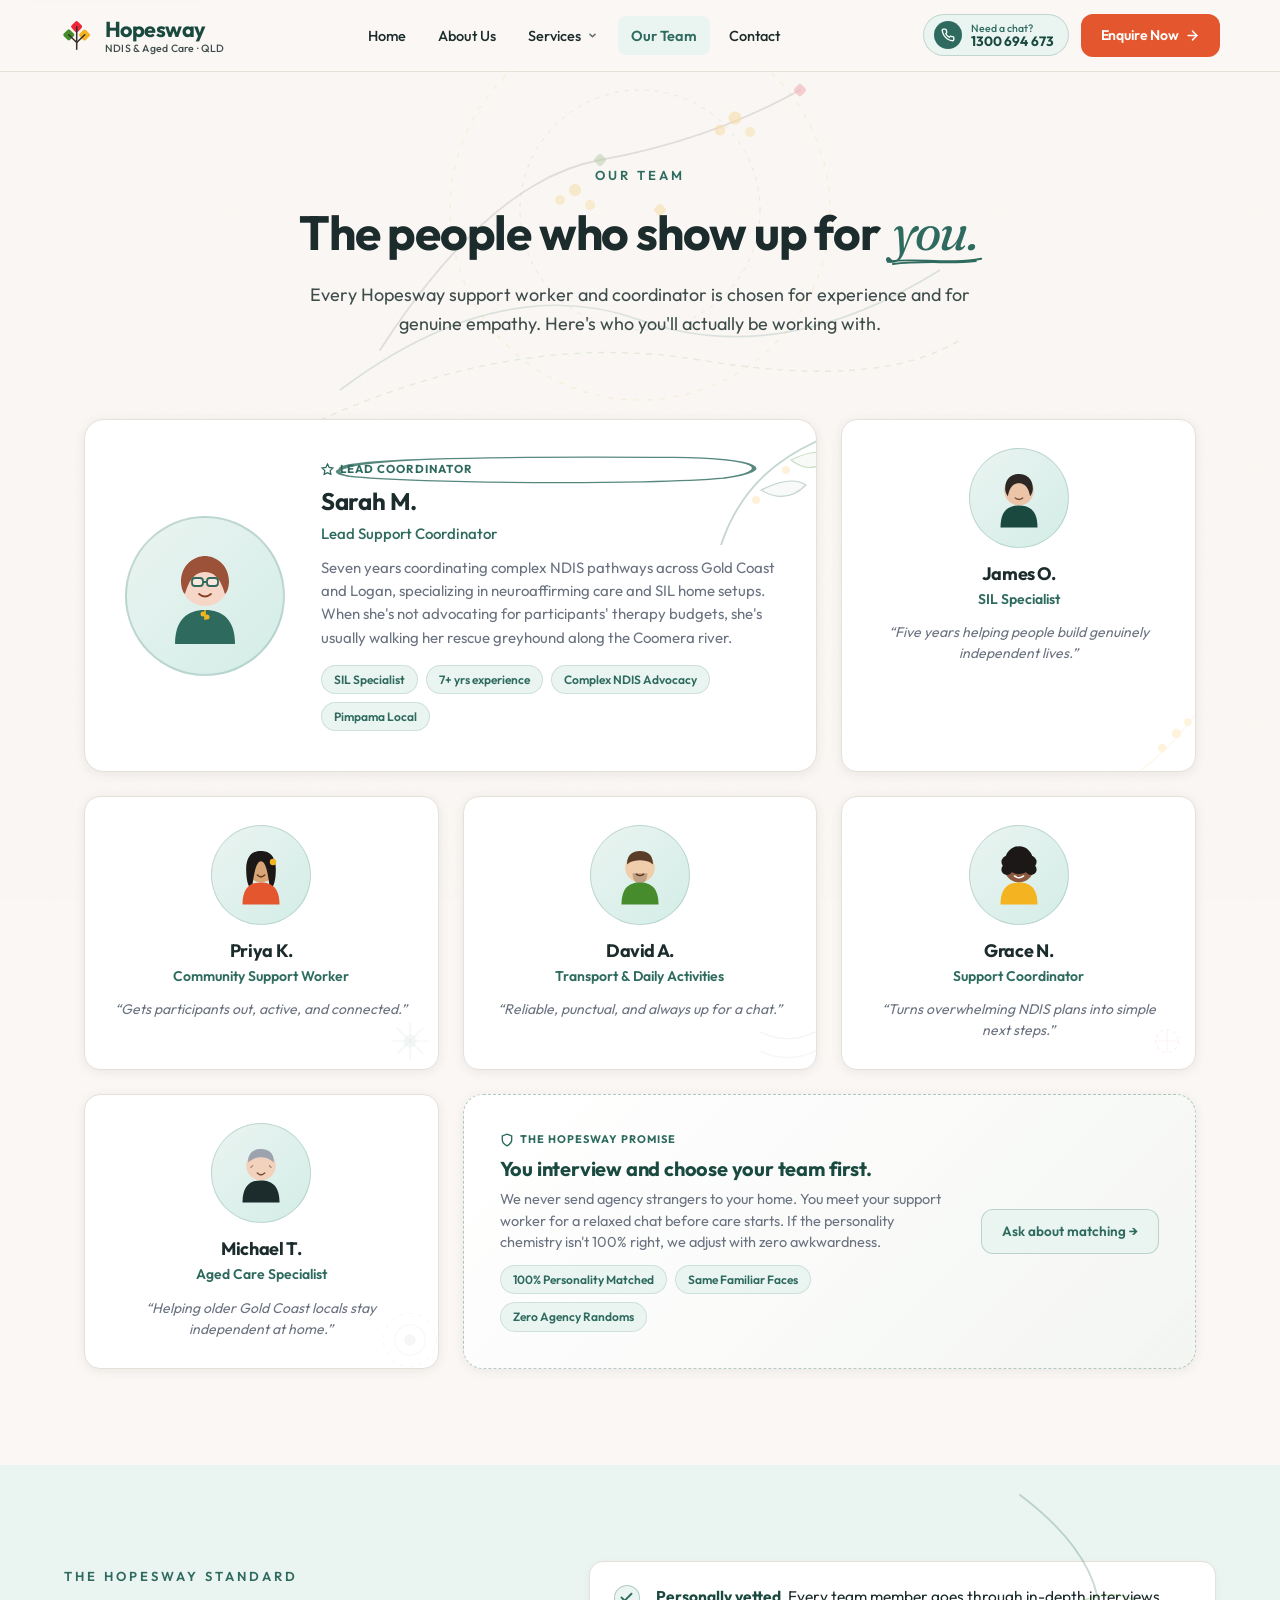
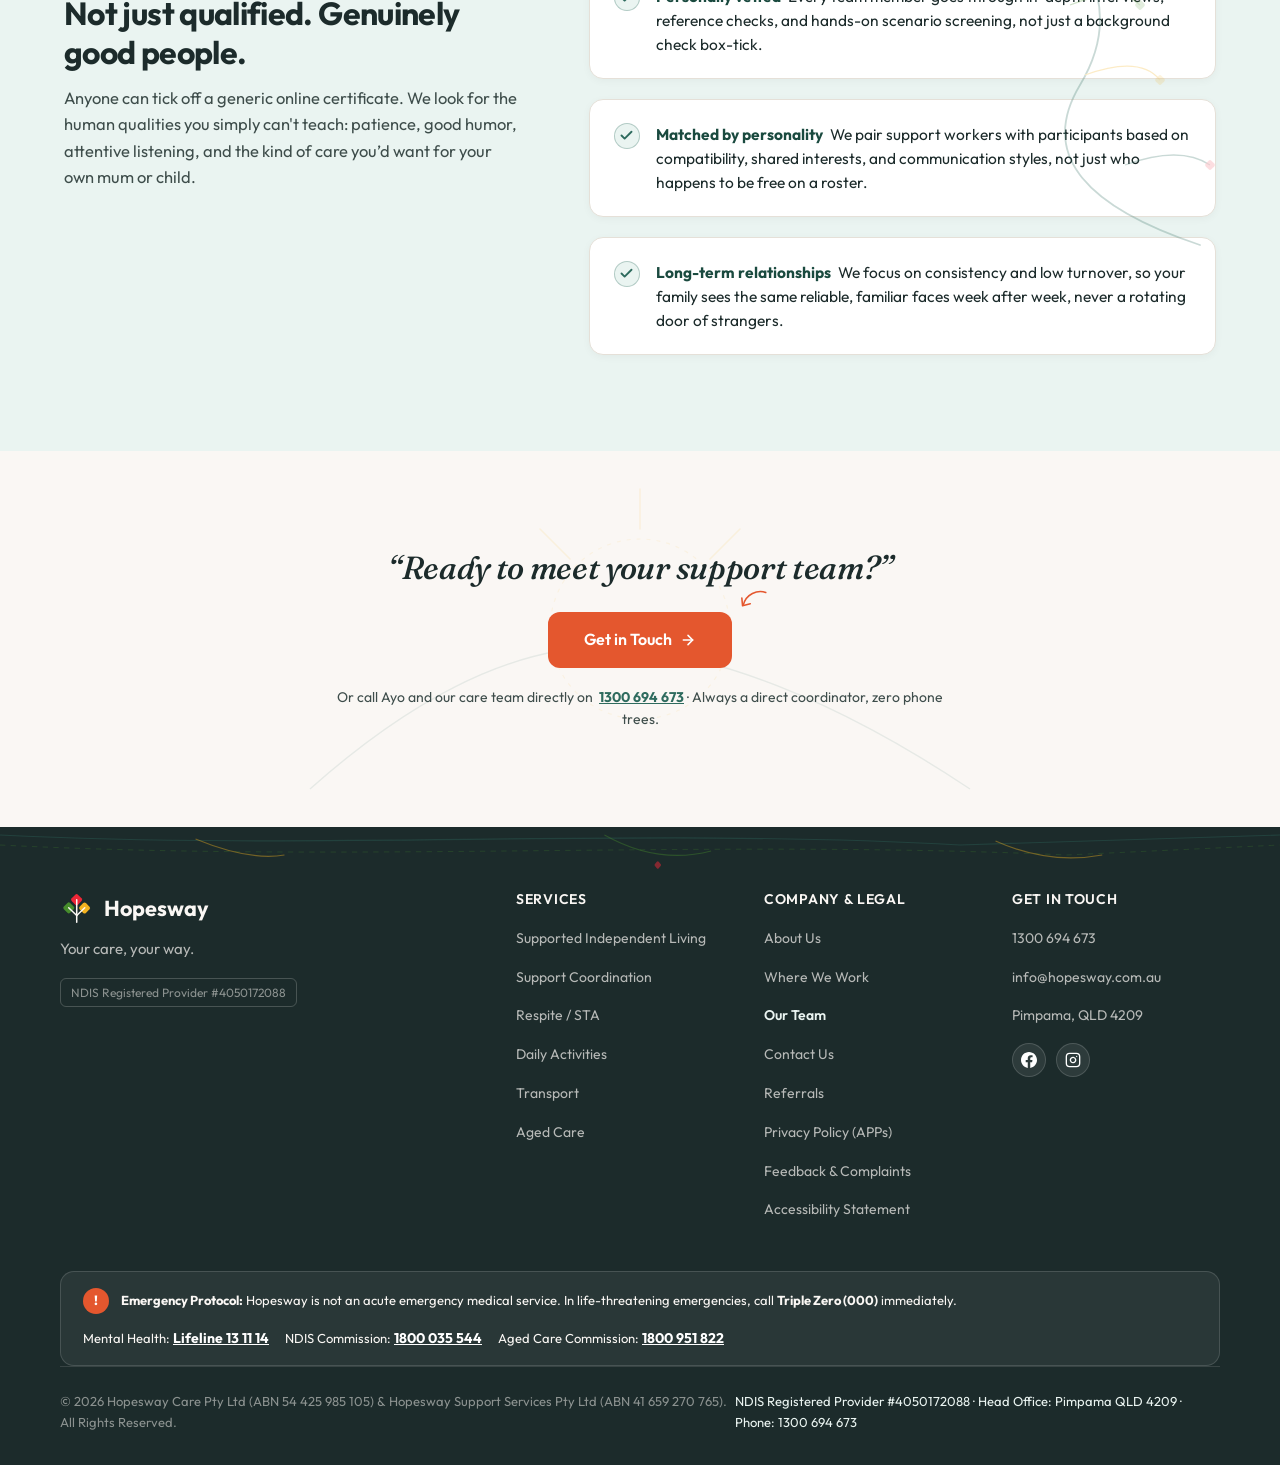
<file: team.html>
<!DOCTYPE html>
<html lang="en-AU">
<head>
  <meta charset="UTF-8">
  <meta name="viewport" content="width=device-width, initial-scale=1.0">
  <title>Dedicated Support Workers &amp; Coordinators in Pimpama | Hopesway</title>
  <meta name="description" content="Meet the experienced support workers and local care coordinators at Hopesway in Pimpama, QLD. Vetted for experience, empathy, and consistency.">

  <!-- Google Fonts: Outfit (400, 500, 600, 700) + Fraunces (italic 400, 500) -->
  <link rel="preconnect" href="https://fonts.googleapis.com">
  <link rel="preconnect" href="https://fonts.gstatic.com" crossorigin>
  <link href="https://fonts.googleapis.com/css2?family=Fraunces:ital,wght@1,400;1,500&family=Outfit:wght@400;500;600;700&display=swap" rel="stylesheet">
  <link rel="icon" type="image/svg+xml" href="favicon.svg">
  <link rel="alternate icon" href="favicon.svg">

  <style>
    /* ================================================================
       RESET & BASE STYLING
       ================================================================ */
    *, *::before, *::after { margin: 0; padding: 0; box-sizing: border-box; }
    html { scroll-behavior: smooth;
      -webkit-font-smoothing: antialiased;
      -moz-osx-font-smoothing: grayscale; overflow-x: hidden; width: 100%; box-sizing: border-box; }
    body {
      font-family: 'Outfit', sans-serif;
      font-size: 18px;
      line-height: 1.6;
      color: #1C2B2B;
      background: #FAF7F4;
      overflow-x: hidden;
    }
    img { max-width: 100%; display: block; }
    a { text-decoration: none; color: inherit; }
    button { font-family: inherit; cursor: pointer; border: none; background: none; }
    ul, ol { list-style: none; }
    h1, h2, h3, h4 { line-height: 1.15; letter-spacing: -0.02em; }

    /* Custom Selection */
    ::selection {
      background: #2E6B5E;
      color: #FFFFFF;
    }

    /* Custom Thin Scrollbar */
    ::-webkit-scrollbar { width: 8px; height: 8px; }
    ::-webkit-scrollbar-track { background: #FAF7F4; }
    ::-webkit-scrollbar-thumb {
      background: #2E6B5E;
      border-radius: 4px;
    }
    ::-webkit-scrollbar-thumb:hover { background: #1A4A3F; }

    /* ================================================================
       DESIGN TOKENS
       ================================================================ */
    :root {
      --bg: #FAF7F4;
      --surface: #FFFFFF;
      --border: #E5E0D8;
      --brand: #2E6B5E;
      --brand-light: #EAF4F1;
      --brand-dark: #1A4A3F;
      --accent: #E4572E;
      --accent-hover: #C94420;
      /* Logo Specific Brand Colors */
      --logo-red: #EE2737;
      --logo-green: #468C2C;
      --logo-gold: #F4B320;
      --logo-trunk: #392E2D;
      --text: #1C2B2B;
      --text-muted: #3E4D4B; /* Calibrated high-contrast muted text (8.2:1 against #FAF7F4, WCAG AAA) */
      --text-ochre: #8C5310;
      --text-green-deep: #1E5045;
      --text-coral: #C94420;
      --shadow-card: 0 2px 12px rgba(0,0,0,0.07);
      --shadow-card-hover: 0 10px 30px rgba(0,0,0,0.12);
      --radius-card: 16px;
      --radius-btn: 12px;
      --radius-input: 10px;
      --nav-h: 72px;
    }

    .skip-link {
      position: fixed;
      top: -70px;
      left: 20px;
      background: #1C2B2B;
      color: #FFFFFF;
      padding: 12px 22px;
      border-radius: 8px;
      font-weight: 700;
      font-size: 15px;
      z-index: 100000;
      transition: top 160ms ease;
      text-decoration: underline;
      border: 2px solid #E4572E;
      box-shadow: 0 4px 16px rgba(0,0,0,0.3);
    }
    .skip-link:focus {
      top: 16px;
      outline: 3px solid #FFFFFF;
      outline-offset: 2px;
    }

    /* Secondary Display Font: Fraunces (italic only) */
    .font-display {
      font-family: 'Fraunces', Georgia, serif;
      font-style: italic;
      font-weight: 400;
    }
    .font-display-500 {
      font-family: 'Fraunces', Georgia, serif;
      font-style: italic;
      font-weight: 500;
    }

    /* Tactile Subtle Noise Texture */
    body::before {
      content: '';
      position: fixed;
      inset: 0;
      z-index: -3;
      background: #FAF7F4;
      pointer-events: none;
    }
    body::after {
      content: '';
      position: fixed;
      inset: 0;
      z-index: -1;
      opacity: 0.28;
      background-image: url("data:image/svg+xml,%3Csvg viewBox='0 0 256 256' xmlns='http://www.w3.org/2000/svg'%3E%3Cfilter id='n'%3E%3CfeTurbulence type='fractalNoise' baseFrequency='0.85' numOctaves='4' stitchTiles='stitch'/%3E%3C/filter%3E%3Crect width='100%25' height='100%25' filter='url(%23n)' opacity='0.08'/%3E%3C/svg%3E");
      background-repeat: repeat;
      background-size: 256px 256px;
      pointer-events: none;
      mix-blend-mode: multiply;
    }

    .container {
      max-width: 1240px;
      margin: 0 auto;
      padding: 0 24px;
    }
    @media (min-width: 768px) {
      .container { padding: 0 40px; }
    }

    /* Primary CTA Button */
    .btn-primary {
      display: inline-flex;
      align-items: center;
      justify-content: center;
      gap: 8px;
      padding: 13px 28px;
      font-size: 15px;
      font-weight: 600;
      color: #FFFFFF;
      background: var(--accent);
      border-radius: var(--radius-btn);
      border: none;
      transition: background 180ms ease, transform 180ms ease, box-shadow 180ms ease;
    }
    .btn-primary:hover {
      background: var(--accent-hover);
      transform: translateY(-2px);
      box-shadow: 0 6px 20px rgba(228, 87, 46, 0.3);
    }

    /* ================================================================
       NAVIGATION (VERBATIM SITE-WIDE PARITY, TEAM ACTIVE)
       ================================================================ */
    .nav {
      position: fixed;
      top: 0;
      left: 0;
      width: 100%;
      height: var(--nav-h);
      background: rgba(250, 247, 244, 0.94);
      backdrop-filter: blur(14px);
      -webkit-backdrop-filter: blur(14px);
      border-bottom: 1px solid var(--border);
      z-index: 1000;
      transition: background 250ms ease, box-shadow 250ms ease, border-color 250ms ease;
    }
    .nav.scrolled {
      background: rgba(255, 255, 255, 0.98);
      box-shadow: 0 4px 20px rgba(28, 43, 43, 0.07);
      border-bottom-color: rgba(229, 224, 216, 0.8);
    }
    .nav-inner {
      max-width: 1240px;
      margin: 0 auto;
      padding: 0 20px;
      height: 100%;
      display: flex;
      align-items: center;
      justify-content: space-between;
      gap: 16px;
    }
    @media (min-width: 768px) {
      .nav-inner { padding: 0 32px; }
    }
    @media (min-width: 1100px) {
      .nav-inner { padding: 0 40px; }
    }
    .nav-brand {
      display: inline-flex;
      align-items: center;
      gap: 11px;
      text-decoration: none;
      flex-shrink: 0;
    }
    .brand-logo-icon {
      width: 34px;
      height: 34px;
      flex-shrink: 0;
      transition: transform 300ms cubic-bezier(0.34, 1.56, 0.64, 1);
    }
    .nav-brand:hover .brand-logo-icon {
      transform: scale(1.08) rotate(3deg);
    }
    .brand-text-col {
      display: flex;
      flex-direction: column;
      line-height: 1.15;
    }
    .brand-name {
      font-size: 1.35rem;
      font-weight: 700;
      color: var(--brand-dark);
      letter-spacing: -0.025em;
    }
    .brand-subtext {
      font-size: 10.5px;
      font-weight: 500;
      color: var(--text-muted);
      letter-spacing: 0.02em;
    }
    @media (max-width: 480px) {
      .brand-subtext { display: none; }
    }

    /* Primary Nav Links */
    .nav-links {
      display: none;
      align-items: center;
      gap: 6px;
    }
    @media (min-width: 980px) {
      .nav-links { display: flex; }
    }
    .nav-item {
      position: relative;
    }
    .nav-link {
      display: inline-flex;
      align-items: center;
      gap: 5px;
      padding: 8px 13px;
      font-size: 14.5px;
      font-weight: 500;
      color: var(--text);
      border-radius: 8px;
      text-decoration: none;
      transition: color 180ms ease, background-color 180ms ease;
    }
    .nav-link:hover {
      color: var(--brand);
      background-color: rgba(46, 107, 94, 0.06);
    }
    .nav-link.active {
      color: var(--brand);
      font-weight: 600;
      background-color: var(--brand-light);
    }
    .nav-chevron {
      width: 13px;
      height: 13px;
      transition: transform 200ms ease;
      opacity: 0.7;
    }
    .nav-item:hover .nav-chevron,
    .nav-item:focus-within .nav-chevron {
      transform: rotate(180deg);
      opacity: 1;
    }

    /* Flyout Dropdown for Services */
    .nav-dropdown {
      position: absolute;
      top: calc(100% + 10px);
      left: 50%;
      transform: translateX(-50%) translateY(8px);
      width: 590px;
      background: var(--surface);
      border: 1px solid var(--border);
      border-radius: 16px;
      box-shadow: 0 18px 42px rgba(28, 43, 43, 0.12);
      padding: 18px 20px 14px;
      opacity: 0;
      pointer-events: none;
      transition: opacity 220ms ease, transform 220ms ease;
      z-index: 1050;
    }
    .nav-dropdown::before {
      content: '';
      position: absolute;
      top: -14px;
      left: 0;
      width: 100%;
      height: 16px;
    }
    .nav-item:hover .nav-dropdown,
    .nav-item:focus-within .nav-dropdown {
      opacity: 1;
      pointer-events: auto;
      transform: translateX(-50%) translateY(0);
    }
    .dropdown-header-strip {
      margin-bottom: 12px;
      padding-bottom: 8px;
      border-bottom: 1px solid var(--border);
      display: flex;
      align-items: center;
      justify-content: space-between;
    }
    .dropdown-pill {
      font-size: 11px;
      font-weight: 600;
      color: var(--brand);
      background: var(--brand-light);
      padding: 3px 9px;
      border-radius: 999px;
      letter-spacing: 0.02em;
    }
    .dropdown-grid {
      display: grid;
      grid-template-columns: 1fr 1fr;
      gap: 16px;
    }
    .dropdown-col-title {
      font-size: 11.5px;
      font-weight: 700;
      text-transform: uppercase;
      letter-spacing: 0.05em;
      color: var(--brand-dark);
      margin-bottom: 8px;
      display: flex;
      align-items: center;
      gap: 6px;
    }
    .dropdown-card-link {
      display: block;
      padding: 7px 10px;
      border-radius: 8px;
      text-decoration: none;
      transition: background 150ms ease, transform 150ms ease;
    }
    .dropdown-card-link:hover {
      background: var(--brand-light);
      transform: translateX(2px);
    }
    .dropdown-card-title {
      font-size: 13.5px;
      font-weight: 600;
      color: var(--brand-dark);
      display: block;
      line-height: 1.25;
    }
    .dropdown-card-desc {
      font-size: 11.5px;
      color: var(--text-muted);
      line-height: 1.35;
      margin-top: 2px;
      display: block;
    }
    .dropdown-trust-box {
      margin-top: 10px;
      padding: 10px;
      border-radius: 8px;
      background: rgba(234, 244, 241, 0.6);
      border: 1px dashed rgba(46, 107, 94, 0.3);
      display: flex;
      flex-direction: column;
      gap: 2px;
    }
    .dropdown-trust-num {
      font-size: 11px;
      font-weight: 700;
      color: var(--brand);
    }
    .dropdown-trust-text {
      font-size: 11px;
      color: var(--text-muted);
      line-height: 1.3;
    }
    .dropdown-footer {
      margin-top: 12px;
      padding-top: 10px;
      border-top: 1px solid var(--border);
      display: flex;
      align-items: center;
      justify-content: space-between;
      font-size: 12.5px;
    }
    .dropdown-footer a {
      color: var(--brand);
      font-weight: 600;
      text-decoration: none;
      display: inline-flex;
      align-items: center;
      gap: 5px;
      transition: color 150ms ease;
    }
    .dropdown-footer a:hover {
      color: var(--brand-dark);
      text-decoration: underline;
    }
    .dropdown-tag {
      font-size: 11.5px;
      color: var(--text-muted);
    }

    /* Right Action Bar (Direct Phone Pill + CTA) */
    .nav-actions {
      display: flex;
      align-items: center;
      gap: 12px;
      flex-shrink: 0;
    }
    .nav-phone-pill {
      display: none;
      align-items: center;
      gap: 9px;
      padding: 6px 14px 6px 10px;
      background: var(--brand-light);
      border: 1px solid rgba(46, 107, 94, 0.22);
      border-radius: 999px;
      text-decoration: none;
      transition: background 180ms ease, border-color 180ms ease, transform 180ms ease;
    }
    @media (min-width: 680px) {
      .nav-phone-pill { display: inline-flex; }
    }
    .nav-phone-pill:hover {
      background: #d8ece7;
      border-color: var(--brand);
      transform: translateY(-1px);
    }
    .phone-icon-dot {
      width: 28px;
      height: 28px;
      border-radius: 50%;
      background: var(--brand);
      color: #FFFFFF;
      display: flex;
      align-items: center;
      justify-content: center;
      flex-shrink: 0;
      transition: transform 200ms ease;
    }
    .nav-phone-pill:hover .phone-icon-dot {
      transform: scale(1.08);
    }
    .phone-text-wrap {
      display: flex;
      flex-direction: column;
      line-height: 1.15;
    }
    .phone-label {
      font-size: 10.5px;
      color: var(--brand);
      font-weight: 500;
    }
    .phone-num {
      font-size: 13.5px;
      font-weight: 700;
      color: var(--brand-dark);
      letter-spacing: -0.01em;
    }
    .nav-cta {
      display: none;
      padding: 10px 20px;
      font-size: 14px;
      font-weight: 600;
      letter-spacing: -0.01em;
      gap: 6px;
      align-items: center;
    }
    @media (min-width: 860px) {
      .nav-cta { display: inline-flex; }
    }

    /* Mobile Hamburger */
    .nav-hamburger {
      display: flex;
      flex-direction: column;
      justify-content: center;
      align-items: center;
      gap: 5px;
      width: 42px;
      height: 42px;
      padding: 8px;
      border-radius: 10px;
      background: rgba(46, 107, 94, 0.06);
      border: 1px solid var(--border);
      cursor: pointer;
      transition: background 150ms ease;
    }
    @media (min-width: 980px) {
      .nav-hamburger { display: none; }
    }
    .nav-hamburger:hover {
      background: rgba(46, 107, 94, 0.12);
    }
    .nav-hamburger span {
      display: block;
      width: 20px;
      height: 2px;
      background: var(--brand-dark);
      border-radius: 2px;
      transition: transform 200ms ease, opacity 200ms ease;
    }
    .nav-hamburger.open span:nth-child(1) { transform: translateY(7px) rotate(45deg); }
    .nav-hamburger.open span:nth-child(2) { opacity: 0; }
    .nav-hamburger.open span:nth-child(3) { transform: translateY(-7px) rotate(-45deg); }

    /* Mobile Menu Drawer */
    .mobile-menu {
      display: none;
      position: fixed;
      top: var(--nav-h);
      left: 0;
      width: 100%;
      max-height: calc(100vh - var(--nav-h));
      overflow-y: auto;
      background: var(--bg);
      border-bottom: 1px solid var(--border);
      padding: 18px 20px 24px;
      z-index: 999;
      flex-direction: column;
      gap: 12px;
      box-shadow: 0 12px 32px rgba(28, 43, 43, 0.12);
    }
    .mobile-menu.open { display: flex; }
    .mobile-call-banner {
      display: flex;
      align-items: center;
      justify-content: space-between;
      padding: 12px 16px;
      background: var(--brand-light);
      border: 1px solid rgba(46, 107, 94, 0.22);
      border-radius: 12px;
      color: var(--brand-dark);
      text-decoration: none;
    }
    .mobile-call-banner:hover { background: #d8ece7; }
    .mobile-nav-group {
      display: flex;
      flex-direction: column;
      gap: 4px;
    }
    .mobile-link {
      padding: 11px 14px;
      font-size: 15.5px;
      font-weight: 500;
      color: var(--text);
      border-radius: 8px;
      text-decoration: none;
      transition: background 150ms ease;
      display: flex;
      align-items: center;
      justify-content: space-between;
    }
    .mobile-link:hover,
    .mobile-link.active {
      background: var(--brand-light);
      color: var(--brand);
      font-weight: 600;
    }
    .mobile-sub-services {
      padding: 4px 0 6px 14px;
      display: flex;
      flex-direction: column;
      gap: 3px;
    }
    .mobile-sub-link {
      padding: 7px 10px;
      font-size: 13.5px;
      color: var(--text-muted);
      border-radius: 6px;
      text-decoration: none;
      display: flex;
      align-items: center;
      gap: 8px;
    }
    .mobile-sub-link:hover {
      color: var(--brand);
      background: rgba(46, 107, 94, 0.05);
    }
    .mobile-sub-bullet {
      width: 5px;
      height: 5px;
      border-radius: 50%;
      background: var(--brand);
      flex-shrink: 0;
    }
    .mobile-menu .btn-primary {
      width: 100%;
      justify-content: center;
      padding: 13px;
      margin-top: 4px;
    }
    .mobile-menu-footer {
      font-size: 11.5px;
      color: var(--text-muted);
      text-align: center;
      padding-top: 6px;
    }

    /* ================================================================
       SECTION: HERO
       ================================================================ */
    .team-hero {
      position: relative;
      padding: 160px 64px 80px;
      text-align: center;
      overflow: hidden;
    }
    @media (max-width: 768px) {
      .team-hero {
        padding: 128px 24px 56px;
      }
    }
    .hero-canopy-art {
      position: absolute;
      top: 50%;
      left: 50%;
      transform: translate(-50%, -50%);
      width: 720px;
      height: 480px;
      pointer-events: none;
      z-index: -1;
      opacity: 0.38;
    }
    .hero-content-wrap {
      max-width: 700px;
      margin: 0 auto;
      position: relative;
      z-index: 1;
    }
    .hero-tag-label {
      display: inline-block;
      font-size: 13px;
      font-weight: 600;
      letter-spacing: 3px;
      text-transform: uppercase;
      color: var(--brand);
      margin-bottom: 16px;
    }
    .team-hero h1 {
      font-size: 48px;
      font-weight: 700;
      color: var(--text);
      line-height: 1.15;
      letter-spacing: -0.025em;
      margin-bottom: 20px;
    }
    @media (max-width: 768px) {
      .team-hero h1 {
        font-size: 34px;
      }
    }
    .hero-accent {
      color: var(--brand);
      font-size: 1.08em;
      padding: 0 4px;
    }
    .team-hero-subtitle {
      font-size: 18px;
      color: var(--text-muted);
      line-height: 1.6;
    }
    @media (max-width: 768px) {
      .team-hero-subtitle {
        font-size: 16px;
      }
    }

    /* ================================================================
       SECTION: TEAM BENTO GRID (ASYMMETRIC, 24px GAP, STAGGERED 60ms)
       ================================================================ */
    .team-grid-section {
      position: relative;
      max-width: 1240px;
      margin: 0 auto;
      padding: 0 64px 96px;
    }
    @media (max-width: 1024px) {
      .team-grid-section {
        padding: 0 32px 72px;
      }
    }
    @media (max-width: 768px) {
      .team-grid-section {
        padding: 0 20px 56px;
      }
    }
    .team-bento-grid {
      display: grid;
      grid-template-columns: repeat(3, 1fr);
      gap: 24px;
    }
    @media (max-width: 960px) {
      .team-bento-grid {
        grid-template-columns: repeat(2, 1fr);
      }
    }
    @media (max-width: 680px) {
      .team-bento-grid {
        grid-template-columns: 1fr;
      }
    }

    /* Card Staggered Scroll-Fade Transitions */
    .bento-card-item {
      opacity: 0;
      transform: translateY(22px);
      transition: opacity 450ms cubic-bezier(0.16, 1, 0.3, 1), transform 450ms cubic-bezier(0.16, 1, 0.3, 1), box-shadow 220ms ease;
    }
    .bento-card-item.is-visible {
      opacity: 1;
      transform: translateY(0);
    }
    @media (prefers-reduced-motion: reduce) {
      .bento-card-item {
        opacity: 1 !important;
        transform: none !important;
        transition: none !important;
      }
    }

    /* 1. FEATURED CARD (Spans 2 Columns) */
    .card-featured {
      grid-column: span 2;
      background: #FFFFFF;
      border-radius: 20px;
      padding: 40px;
      border: 1px solid var(--border);
      box-shadow: var(--shadow-card);
      display: flex;
      align-items: center;
      gap: 36px;
      position: relative;
      overflow: hidden;
    }
    @media (max-width: 960px) {
      .card-featured {
        grid-column: span 2;
      }
    }
    @media (max-width: 680px) {
      .card-featured {
        grid-column: span 1;
        flex-direction: column;
        padding: 28px 20px;
        gap: 20px;
        text-align: center;
      }
    }
    .card-featured:hover {
      box-shadow: var(--shadow-card-hover);
      transform: translateY(-4px);
    }
    /* Subtle botanical corner doodle inside featured card */
    .featured-leaf-doodle {
      position: absolute;
      top: -15px;
      right: -15px;
      width: 140px;
      height: 140px;
      pointer-events: none;
      opacity: 0.28;
    }
    .featured-photo-circle {
      width: 160px;
      height: 160px;
      border-radius: 50%;
      background: linear-gradient(135deg, #EAF4F1 0%, #D4EDE7 100%);
      border: 2px solid rgba(46, 107, 94, 0.2);
      display: flex;
      align-items: center;
      justify-content: center;
      flex-shrink: 0;
      position: relative;
      transition: outline 200ms ease, transform 200ms ease;
    }
    .card-featured:hover .featured-photo-circle {
      outline: 2px solid var(--brand);
      outline-offset: 4px;
      transform: scale(1.02);
    }
    .featured-content {
      display: flex;
      flex-direction: column;
      gap: 10px;
      flex: 1;
      min-width: 0;
    }
    .featured-lead-tag {
      display: inline-flex;
      align-items: center;
      gap: 6px;
      font-size: 11.5px;
      font-weight: 700;
      letter-spacing: 1px;
      text-transform: uppercase;
      color: var(--brand);
    }
    .featured-name {
      font-size: 24px;
      font-weight: 700;
      color: #1C2B2B;
      letter-spacing: -0.015em;
    }
    .featured-role {
      font-size: 15px;
      font-weight: 500;
      color: var(--brand);
      margin-top: -4px;
    }
    .featured-bio {
      font-size: 15px;
      line-height: 1.55;
      color: #6B7280;
    }
    .featured-tags-row {
      display: flex;
      flex-wrap: wrap;
      gap: 8px;
      margin-top: 6px;
    }
    @media (max-width: 680px) {
      .featured-tags-row {
        justify-content: center;
      }
    }
    .tag-pill {
      background: var(--brand-light);
      color: var(--brand);
      font-size: 12px;
      font-weight: 600;
      padding: 4px 12px;
      border-radius: 999px;
      border: 1px solid rgba(46, 107, 94, 0.15);
      white-space: nowrap;
    }

    /* 2. STANDARD CARDS (5 of them) */
    .card-standard {
      background: #FFFFFF;
      border-radius: 16px;
      padding: 28px 24px;
      border: 1px solid var(--border);
      box-shadow: var(--shadow-card);
      display: flex;
      flex-direction: column;
      align-items: center;
      text-align: center;
      position: relative;
      overflow: hidden;
      transition: transform 220ms ease, box-shadow 220ms ease;
    }
    .card-standard:hover {
      transform: translateY(-4px);
      box-shadow: var(--shadow-card-hover);
    }
    .card-standard:hover .standard-photo-circle {
      outline: 2px solid var(--brand);
      outline-offset: 4px;
    }
    .standard-card-doodle {
      position: absolute;
      bottom: -10px;
      right: -10px;
      width: 76px;
      height: 76px;
      pointer-events: none;
      opacity: 0.15;
    }
    .standard-photo-circle {
      width: 100px;
      height: 100px;
      border-radius: 50%;
      background: linear-gradient(135deg, #EAF4F1 0%, #D4EDE7 100%);
      border: 1.5px solid rgba(46, 107, 94, 0.2);
      display: flex;
      align-items: center;
      justify-content: center;
      flex-shrink: 0;
      margin-bottom: 16px;
      position: relative;
      transition: outline 200ms ease;
    }
    .standard-name {
      font-size: 18px;
      font-weight: 700;
      color: #1C2B2B;
      margin-bottom: 3px;
    }
    .standard-role {
      font-size: 14px;
      font-weight: 600;
      color: var(--brand);
      margin-bottom: 12px;
    }
    .standard-detail {
      font-size: 14px;
      font-style: italic;
      color: #6B7280;
      line-height: 1.5;
    }

    /* 3. BENTO COMPANION CARD (Spans 2 Columns to anchor Row 3) */
    .card-bento-promise {
      grid-column: span 2;
      background: linear-gradient(135deg, #FFFFFF 0%, rgba(234, 244, 241, 0.4) 100%);
      border-radius: 20px;
      padding: 32px 36px;
      border: 1.5px dashed rgba(46, 107, 94, 0.35);
      box-shadow: var(--shadow-card);
      display: flex;
      align-items: center;
      justify-content: space-between;
      gap: 28px;
      position: relative;
      overflow: hidden;
    }
    @media (max-width: 960px) {
      .card-bento-promise {
        grid-column: span 2;
      }
    }
    @media (max-width: 680px) {
      .card-bento-promise {
        grid-column: span 1;
        flex-direction: column;
        padding: 24px 20px;
        text-align: center;
        gap: 16px;
      }
    }
    .promise-content {
      display: flex;
      flex-direction: column;
      gap: 8px;
    }
    .promise-badge {
      display: inline-flex;
      align-items: center;
      gap: 6px;
      font-size: 11px;
      font-weight: 700;
      letter-spacing: 1px;
      text-transform: uppercase;
      color: var(--brand);
    }
    .promise-title {
      font-size: 20px;
      font-weight: 700;
      color: var(--brand-dark);
      letter-spacing: -0.01em;
    }
    .promise-desc {
      font-size: 14.5px;
      color: #6B7280;
      line-height: 1.5;
      max-width: 520px;
    }
    .promise-pills {
      display: flex;
      flex-wrap: wrap;
      gap: 8px;
      margin-top: 4px;
    }
    @media (max-width: 680px) {
      .promise-pills {
        justify-content: center;
      }
    }
    .promise-cta-btn {
      display: inline-flex;
      align-items: center;
      gap: 6px;
      padding: 11px 20px;
      font-size: 13.5px;
      font-weight: 600;
      color: var(--brand);
      background: var(--brand-light);
      border: 1px solid rgba(46, 107, 94, 0.25);
      border-radius: var(--radius-btn);
      white-space: nowrap;
      flex-shrink: 0;
      transition: background 180ms ease, color 180ms ease;
    }
    .promise-cta-btn:hover {
      background: var(--brand);
      color: #FFFFFF;
    }

    /* ================================================================
       SECTION: WHY OUR TEAM IS DIFFERENT (#EAF4F1 BACKGROUND)
       ================================================================ */
    .team-difference-section {
      position: relative;
      background: var(--brand-light);
      padding: 96px 64px;
      overflow: hidden;
    }
    @media (max-width: 768px) {
      .team-difference-section {
        padding: 64px 24px;
      }
    }
    /* Connecting branch line art across difference section */
    .diff-branch-art {
      position: absolute;
      top: 20px;
      right: 40px;
      width: 240px;
      height: 380px;
      pointer-events: none;
      opacity: 0.25;
    }
    .diff-two-col {
      max-width: 1240px;
      margin: 0 auto;
      display: flex;
      align-items: flex-start;
      gap: 64px;
    }
    @media (max-width: 900px) {
      .diff-two-col {
        flex-direction: column;
        gap: 36px;
      }
    }
    /* Left 40% Column */
    .diff-col-left {
      flex: 0 0 40%;
    }
    @media (max-width: 900px) {
      .diff-col-left {
        flex: 1 1 100%;
      }
    }
    .diff-col-left h2 {
      font-size: 32px;
      font-weight: 700;
      color: #1C2B2B;
      line-height: 1.2;
      margin-bottom: 14px;
    }
    @media (max-width: 768px) {
      .diff-col-left h2 {
        font-size: 26px;
      }
    }
    .diff-col-left p {
      font-size: 16.5px;
      color: var(--text-muted);
      line-height: 1.6;
    }

    /* Right 60% Column (3 Stacked Benefit Items) */
    .diff-col-right {
      flex: 0 0 calc(60% - 64px);
      display: flex;
      flex-direction: column;
      gap: 20px;
    }
    @media (max-width: 900px) {
      .diff-col-right {
        flex: 1 1 100%;
      }
    }
    .diff-benefit-card {
      background: #FFFFFF;
      border: 1px solid var(--border);
      border-radius: 14px;
      padding: 22px 24px;
      display: flex;
      align-items: flex-start;
      gap: 16px;
      box-shadow: 0 2px 8px rgba(0,0,0,0.04);
      transition: transform 180ms ease, box-shadow 180ms ease;
    }
    .diff-benefit-card:hover {
      transform: translateX(4px);
      box-shadow: 0 4px 14px rgba(46, 107, 94, 0.1);
    }
    .diff-check-icon {
      width: 26px;
      height: 26px;
      border-radius: 50%;
      background: var(--brand-light);
      color: var(--brand);
      border: 1.5px solid rgba(46, 107, 94, 0.3);
      display: flex;
      align-items: center;
      justify-content: center;
      flex-shrink: 0;
      margin-top: 1px;
    }
    .diff-text-wrap {
      font-size: 15.5px;
      line-height: 1.55;
      color: var(--text);
    }
    .diff-lead-in {
      font-weight: 700;
      color: var(--brand-dark);
      margin-right: 4px;
    }

    /* ================================================================
       SECTION: CTA (CENTERED, FRAUNCES PULL-QUOTE H2, CORAL BUTTON)
       ================================================================ */
    .team-cta-section {
      position: relative;
      padding: 96px 64px;
      text-align: center;
      overflow: hidden;
      background: #FAF7F4;
    }
    @media (max-width: 768px) {
      .team-cta-section {
        padding: 64px 24px;
      }
    }
    /* Calm protective canopy line art behind CTA */
    .cta-sanctuary-art {
      position: absolute;
      top: 50%;
      left: 50%;
      transform: translate(-50%, -50%);
      width: 740px;
      height: 380px;
      pointer-events: none;
      opacity: 0.28;
    }
    .cta-inner-wrap {
      max-width: 640px;
      margin: 0 auto;
      position: relative;
      z-index: 1;
    }
    .cta-quote-title {
      font-size: 32px;
      font-weight: 500;
      color: #1C2B2B;
      margin-bottom: 24px;
      line-height: 1.3;
      letter-spacing: -0.01em;
    }
    @media (max-width: 768px) {
      .cta-quote-title {
        font-size: 26px;
      }
    }
    .btn-get-in-touch {
      display: inline-flex;
      align-items: center;
      gap: 8px;
      padding: 15px 36px;
      font-size: 16px;
      font-weight: 600;
      color: #FFFFFF;
      background: var(--accent);
      border-radius: var(--radius-btn);
      text-decoration: none;
      transition: background 180ms ease, transform 180ms ease, box-shadow 180ms ease;
    }
    .btn-get-in-touch:hover {
      background: var(--accent-hover);
      transform: translateY(-2px);
      box-shadow: 0 8px 24px rgba(228, 87, 46, 0.35);
    }
    .cta-call-subnote {
      margin-top: 18px;
      font-size: 14px;
      color: var(--text-muted);
    }
    .cta-call-subnote a {
      color: var(--brand);
      font-weight: 700;
      text-decoration: underline;
      margin-left: 3px;
    }

    /* ================================================================
       FOOTER (VERBATIM SITE-WIDE PARITY)
       ================================================================ */
    .footer {
      background: #1C2B2B;
      color: #FAF7F4;
      padding: 64px 0 32px;
      position: relative;
      overflow: hidden;
    }
    .footer-roots-art {
      position: absolute;
      top: 0;
      left: 0;
      width: 100%;
      height: 48px;
      pointer-events: none;
    }
    .footer-grid {
      display: grid;
      grid-template-columns: 1fr;
      gap: 40px;
      margin-bottom: 48px;
    }
    @media (min-width: 768px) {
      .footer-grid { grid-template-columns: 2fr 1fr 1fr 1fr; }
    }
    .footer-brand {
      font-size: 1.35rem;
      font-weight: 700;
      color: #FAF7F4;
      margin-bottom: 12px;
    }
    .footer-tagline {
      color: rgba(250, 247, 244, 0.7);
      font-size: 15px;
      margin-bottom: 16px;
    }
    .footer-reg {
      font-size: 12px;
      color: rgba(250, 247, 244, 0.5);
      border: 1px solid rgba(250, 247, 244, 0.2);
      display: inline-block;
      padding: 4px 10px;
      border-radius: 6px;
    }
    .footer h4 {
      font-size: 14px;
      font-weight: 600;
      color: #FAF7F4;
      text-transform: uppercase;
      letter-spacing: 0.05em;
      margin-bottom: 16px;
    }
    .footer ul { display: flex; flex-direction: column; gap: 10px; }
    .footer a {
      font-size: 14px;
      color: rgba(250, 247, 244, 0.7);
      transition: color 150ms;
    }
    .footer a:hover { color: #FAF7F4; }
    .footer-bottom {
      border-top: 1px solid rgba(250, 247, 244, 0.12);
      padding-top: 24px;
      display: flex;
      flex-direction: column;
      gap: 8px;
      font-size: 13px;
      color: rgba(250, 247, 244, 0.5);
    }
    @media (min-width: 768px) {
      .footer-bottom {
        flex-direction: row;
        justify-content: space-between;
      }
    }
    .footer-ndis {
      display: inline-flex;
      align-items: center;
      gap: 6px;
      color: var(--brand-light);
    }
  </style>
</head>
<body>
  <!-- Accessible Skip Link -->
  <a href="#main-content" class="skip-link">Skip to main content</a>

  <!-- ================================================================
       NAVIGATION (VERBATIM SITE-WIDE PARITY, OUR TEAM ACTIVE)
       ================================================================ -->
  <nav class="nav" id="nav">
    <div class="nav-inner">
      <a href="index.html" class="nav-brand" aria-label="Hopesway Home">
        <svg class="brand-logo-icon" viewBox="0 0 180 180" width="34" height="34" aria-hidden="true">
          <g transform="translate(88, 46) rotate(45)">
            <rect x="-23.5" y="-23.5" width="47" height="47" rx="10" ry="10" fill="#EE2737" />
          </g>
          <g transform="translate(46.5, 89.5) rotate(45)">
            <rect x="-23.5" y="-23.5" width="47" height="47" rx="10" ry="10" fill="#468C2C" />
          </g>
          <g transform="translate(130, 90) rotate(45)">
            <rect x="-23.5" y="-23.5" width="47" height="47" rx="10" ry="10" fill="#F4B320" />
          </g>
          <g stroke="#392E2D" stroke-width="8" stroke-linecap="round" stroke-linejoin="round" fill="none">
            <line x1="88.5" y1="165" x2="88.5" y2="46" />
            <line x1="88.5" y1="130" x2="46" y2="89" />
            <line x1="88.5" y1="130" x2="131" y2="89" />
          </g>
        </svg>
        <div class="brand-text-col">
          <span class="brand-name">Hopesway</span>
          <span class="brand-subtext">NDIS &amp; Aged Care · QLD</span>
        </div>
      </a>

      <div class="nav-links" id="navLinks" role="navigation" aria-label="Main Navigation">
        <div class="nav-item">
          <a href="index.html" class="nav-link">Home</a>
        </div>
        <div class="nav-item">
          <a href="about.html" class="nav-link">About Us</a>
        </div>
        <div class="nav-item nav-has-dropdown">
          <a href="services.html" class="nav-link" aria-haspopup="true" aria-expanded="false">
            <span>Services</span>
            <svg class="nav-chevron" viewBox="0 0 20 20" fill="none" stroke="currentColor" stroke-width="2.2" stroke-linecap="round" stroke-linejoin="round" aria-hidden="true">
              <polyline points="6 8 10 12 14 8"></polyline>
            </svg>
          </a>
          <div class="nav-dropdown" role="menu" aria-label="Services Overview">
            <div class="dropdown-header-strip">
              <span class="dropdown-pill">Personalised Care &amp; Living Support · Pimpama &amp; Gold Coast</span>
            </div>
            <div class="dropdown-grid">
              <div class="dropdown-col">
                <div class="dropdown-col-title">
                  <svg width="14" height="14" viewBox="0 0 24 24" fill="none" stroke="currentColor" stroke-width="2.3"><path d="M3 9l9-7 9 7v11a2 2 0 0 1-2 2H5a2 2 0 0 1-2-2z"></path><polyline points="9 22 9 12 15 12 15 22"></polyline></svg>
                  <span>NDIS Disability Supports</span>
                </div>
                <a href="services.html#sil" class="dropdown-card-link" role="menuitem">
                  <span class="dropdown-card-title">Supported Independent Living (SIL)</span>
                  <span class="dropdown-card-desc">24/7 supported living in welcoming, peaceful community homes</span>
                </a>
                <a href="services.html#support-coordination" class="dropdown-card-link" role="menuitem">
                  <span class="dropdown-card-title">Support Coordination</span>
                  <span class="dropdown-card-desc">Unpack funding and connect with vetted local allied health</span>
                </a>
                <a href="services.html#respite" class="dropdown-card-link" role="menuitem">
                  <span class="dropdown-card-title">Respite &amp; Short Term (STA)</span>
                  <span class="dropdown-card-desc">Recharging getaways for participants and essential family relief</span>
                </a>
                <a href="services.html#daily-activities" class="dropdown-card-link" role="menuitem">
                  <span class="dropdown-card-title">Daily Life &amp; Social Activities</span>
                  <span class="dropdown-card-desc">Hands-on life skills, fitness, community outings, and cooking</span>
                </a>
                <a href="services.html#transport" class="dropdown-card-link" role="menuitem">
                  <span class="dropdown-card-title">Community Transport</span>
                  <span class="dropdown-card-desc">Safe, dependable rides to appointments and weekend sports</span>
                </a>
              </div>
              <div class="dropdown-col">
                <div class="dropdown-col-title">
                  <svg width="14" height="14" viewBox="0 0 24 24" fill="none" stroke="currentColor" stroke-width="2.3"><path d="M19 14c1.49-1.46 3-3.21 3-5.5A5.5 5.5 0 0 0 16.5 3c-1.76 0-3 .5-4.5 2-1.5-1.5-2.74-2-4.5-2A5.5 5.5 0 0 0 2 8.5c0 2.3 1.5 4.05 3 5.5l7 7Z"></path></svg>
                  <span>In-Home Aged Care</span>
                </div>
                <a href="services.html#aged-care" class="dropdown-card-link" role="menuitem">
                  <span class="dropdown-card-title">Commonwealth Home Support (CHSP)</span>
                  <span class="dropdown-card-desc">Stay independent in your own beloved home with tailored assistance</span>
                </a>
                <a href="services.html#aged-care" class="dropdown-card-link" role="menuitem">
                  <span class="dropdown-card-title">Personal Care &amp; Domestic Help</span>
                  <span class="dropdown-card-desc">Dignified daily grooming, medication prompts, and light meal prep</span>
                </a>
                <a href="services.html#aged-care" class="dropdown-card-link" role="menuitem">
                  <span class="dropdown-card-title">Companionship &amp; Social Wellness</span>
                  <span class="dropdown-card-desc">Friendly coffee catch-ups, walks, and genuine peace of mind</span>
                </a>
                <div class="dropdown-trust-box">
                  <span class="dropdown-trust-num">Registered NDIS Provider</span>
                  <span class="dropdown-trust-text">Registration #4050172088 · Verified background checks &amp; CPR certified</span>
                </div>
              </div>
            </div>
            <div class="dropdown-footer">
              <span class="dropdown-tag">Need guidance choosing the right pathway?</span>
              <a href="services.html">
                <span>View Full Services Guide</span>
                <svg width="14" height="14" viewBox="0 0 24 24" fill="none" stroke="currentColor" stroke-width="2.3"><line x1="5" y1="12" x2="19" y2="12"></line><polyline points="12 5 19 12 12 19"></polyline></svg>
              </a>
            </div>
          </div>
        </div>
        <div class="nav-item">
          <a href="team.html" class="nav-link active">Our Team</a>
        </div>
        <div class="nav-item">
          <a href="contact.html" class="nav-link">Contact</a>
        </div>
      </div>

      <div class="nav-actions">
        <a href="tel:1300694673" class="nav-phone-pill" aria-label="Call Hopesway on 1300 694 673">
          <span class="phone-icon-dot">
            <svg width="14" height="14" viewBox="0 0 24 24" fill="none" stroke="currentColor" stroke-width="2.3" stroke-linecap="round" stroke-linejoin="round">
              <path d="M22 16.92v3a2 2 0 0 1-2.18 2 19.79 19.79 0 0 1-8.63-3.07 19.5 19.5 0 0 1-6-6 19.79 19.79 0 0 1-3.07-8.67A2 2 0 0 1 4.11 2h3a2 2 0 0 1 2 1.72 12.84 12.84 0 0 0 .7 2.81 2 2 0 0 1-.45 2.11L8.09 9.91a16 16 0 0 0 6 6l1.27-1.27a2 2 0 0 1 2.11-.45 12.84 12.84 0 0 0 2.81.7A2 2 0 0 1 22 16.92z"/>
            </svg>
          </span>
          <span class="phone-text-wrap">
            <span class="phone-label">Need a chat?</span>
            <span class="phone-num">1300 694 673</span>
          </span>
        </a>
        <a href="contact.html" class="btn-primary nav-cta">
          <span>Enquire Now</span>
          <svg width="15" height="15" viewBox="0 0 24 24" fill="none" stroke="currentColor" stroke-width="2.3" stroke-linecap="round" stroke-linejoin="round"><line x1="5" y1="12" x2="19" y2="12"></line><polyline points="12 5 19 12 12 19"></polyline></svg>
        </a>
        <button class="nav-hamburger" id="hamburger" aria-label="Toggle navigation menu" aria-expanded="false">
          <span></span><span></span><span></span>
        </button>
      </div>
    </div>
  </nav>

  <!-- Mobile Drawer Menu -->
  <div class="mobile-menu" id="mobileMenu" role="navigation" aria-label="Mobile navigation">
    <a href="tel:1300694673" class="mobile-call-banner">
      <div style="display:flex;align-items:center;gap:10px;">
        <span class="phone-icon-dot">
          <svg width="14" height="14" viewBox="0 0 24 24" fill="none" stroke="currentColor" stroke-width="2.3"><path d="M22 16.92v3a2 2 0 0 1-2.18 2 19.79 19.79 0 0 1-8.63-3.07 19.5 19.5 0 0 1-6-6 19.79 19.79 0 0 1-3.07-8.67A2 2 0 0 1 4.11 2h3a2 2 0 0 1 2 1.72 12.84 12.84 0 0 0 .7 2.81 2 2 0 0 1-.45 2.11L8.09 9.91a16 16 0 0 0 6 6l1.27-1.27a2 2 0 0 1 2.11-.45 12.84 12.84 0 0 0 2.81.7A2 2 0 0 1 22 16.92z"/></svg>
        </span>
        <div style="display:flex;flex-direction:column;line-height:1.2;">
          <span style="font-size:11px;color:var(--brand);font-weight:600;">Direct Phone Support</span>
          <span style="font-size:15px;color:var(--brand-dark);font-weight:700;">1300 694 673</span>
        </div>
      </div>
      <span style="font-size:12px;color:var(--brand);font-weight:600;">Tap to call &rarr;</span>
    </a>

    <div class="mobile-nav-group">
      <a href="index.html" class="mobile-link">Home</a>
      <a href="about.html" class="mobile-link">About Us</a>
      
      <div class="mobile-accordion-item">
        <a href="services.html" class="mobile-link">
          <span>Services</span>
          <span style="font-size:12px;color:var(--brand);font-weight:600;">View All &rarr;</span>
        </a>
        <div class="mobile-sub-services">
          <a href="services.html#sil" class="mobile-sub-link"><span class="mobile-sub-bullet"></span>Supported Independent Living (SIL)</a>
          <a href="services.html#support-coordination" class="mobile-sub-link"><span class="mobile-sub-bullet"></span>Support Coordination</a>
          <a href="services.html#respite" class="mobile-sub-link"><span class="mobile-sub-bullet"></span>Respite / Short Term (STA)</a>
          <a href="services.html#daily-activities" class="mobile-sub-link"><span class="mobile-sub-bullet"></span>Daily Life &amp; Social Outings</a>
          <a href="services.html#transport" class="mobile-sub-link"><span class="mobile-sub-bullet"></span>Community Transport</a>
          <a href="services.html#aged-care" class="mobile-sub-link"><span class="mobile-sub-bullet"></span>In-Home Aged Care &amp; CHSP</a>
        </div>
      </div>

      <a href="team.html" class="mobile-link active">Our Team</a>
      <a href="contact.html" class="mobile-link">Contact</a>
    </div>

    <a href="contact.html" class="btn-primary" style="text-align:center;justify-content:center;">Enquire Now</a>
    <div class="mobile-menu-footer">
      <span>NDIS Registered Provider #4050172088 · Pimpama, QLD</span>
    </div>
  </div>

  <main id="main-content">
    <!-- ================================================================
         HERO
         ================================================================ -->
    <section class="team-hero">
      <!-- Lively Australian native eucalyptus canopy & golden wattle line art -->
      <svg class="hero-canopy-art" viewBox="0 0 720 480" fill="none" aria-hidden="true">
        <!-- Floating natural sunburst aura -->
        <circle cx="360" cy="240" r="190" stroke="var(--logo-gold)" stroke-width="1.2" stroke-dasharray="5 8" opacity="0.35"/>
        <circle cx="360" cy="240" r="120" stroke="var(--brand)" stroke-width="1" stroke-dasharray="4 6" opacity="0.25"/>
        <!-- Branch arcs with lively leaf clusters -->
        <path d="M60 420 Q220 300 360 350 T660 300" stroke="var(--brand)" stroke-width="1.6" opacity="0.38"/>
        <path d="M40 450 Q240 360 420 390 T680 370" stroke="var(--logo-green)" stroke-width="1.3" stroke-dasharray="6 6" opacity="0.3"/>
        <path d="M100 380 Q210 210 320 190 T520 120" stroke="var(--logo-trunk)" stroke-width="1.8" stroke-linecap="round" opacity="0.32"/>
        <!-- Golden wattle sprig doodles -->
        <circle cx="280" cy="230" r="5" fill="var(--logo-gold)" opacity="0.45"/>
        <circle cx="295" cy="220" r="6" fill="var(--logo-gold)" opacity="0.5"/>
        <circle cx="310" cy="235" r="5" fill="var(--logo-gold)" opacity="0.45"/>
        <circle cx="440" cy="160" r="5.5" fill="var(--logo-gold)" opacity="0.5"/>
        <circle cx="455" cy="148" r="6.5" fill="var(--logo-gold)" opacity="0.55"/>
        <circle cx="470" cy="162" r="5" fill="var(--logo-gold)" opacity="0.45"/>
        <!-- Diamond lozenge leaves -->
        <g transform="translate(320, 190) rotate(45)"><rect x="-5" y="-5" width="10" height="10" rx="2.5" fill="var(--logo-green)" opacity="0.5"/></g>
        <g transform="translate(380, 240) rotate(45)"><rect x="-5" y="-5" width="10" height="10" rx="2.5" fill="var(--logo-gold)" opacity="0.5"/></g>
        <g transform="translate(520, 120) rotate(45)"><rect x="-5" y="-5" width="10" height="10" rx="2.5" fill="var(--logo-red)" opacity="0.5"/></g>
      </svg>

      <div class="hero-content-wrap">
        <span class="hero-tag-label">OUR TEAM</span>
        <h1>The people who show up for <span class="font-display hero-accent" style="position:relative; display:inline-block;">you.<svg class="doodle-accent" viewBox="0 0 110 16" fill="none" style="position:absolute; left:-2px; bottom:-6px; width:104%; height:12px; pointer-events:none;" preserveAspectRatio="none" aria-hidden="true"><path d="M2 9 C 28 3, 72 13, 108 5 M8 12 C 40 7, 78 12, 102 8" stroke="#2E6B5E" stroke-width="2.4" stroke-linecap="round" stroke-linejoin="round"/></svg></span></h1>
        <p class="team-hero-subtitle">
          Every Hopesway support worker and coordinator is chosen for experience and for genuine empathy. Here's who you'll actually be working with.
        </p>
      </div>
    </section>

    <!-- ================================================================
         TEAM BENTO GRID
         ================================================================ -->
    <section class="team-grid-section" aria-label="Team Members">
      <div class="team-bento-grid" id="teamBentoGrid">

        <!-- 1. FEATURED CARD (Spans 2 Columns) — Sarah M. -->
        <article class="card-featured bento-card-item" data-idx="0">
          <!-- Corner botanical line art doodle -->
          <svg class="featured-leaf-doodle" viewBox="0 0 140 140" fill="none" aria-hidden="true">
            <path d="M30 140 C50 80 90 50 140 30" stroke="var(--brand)" stroke-width="1.8" stroke-linecap="round"/>
            <path d="M70 85 Q100 70 115 80 Q95 100 70 85 Z" fill="rgba(46,107,94,0.12)" stroke="var(--brand)" stroke-width="1.2"/>
            <path d="M100 55 Q130 40 135 55 Q120 70 100 55 Z" fill="rgba(70,140,44,0.15)" stroke="var(--logo-green)" stroke-width="1.2"/>
            <circle cx="65" cy="95" r="4" fill="var(--logo-gold)" opacity="0.6"/>
            <circle cx="95" cy="65" r="4" fill="var(--logo-gold)" opacity="0.6"/>
          </svg>

          <!-- 160px Circular Photo Placeholder with bespoke vector avatar -->
          <div class="featured-photo-circle">
            <svg width="120" height="120" viewBox="0 0 120 120" fill="none" aria-label="Portrait of Sarah M.">
              <!-- Friendly coordinator vector portrait -->
              <circle cx="60" cy="46" r="24" fill="#F6D6C6" />
              <!-- Auburn hair with soft waves -->
              <path d="M36 46 C36 28 50 20 60 20 C70 20 84 28 84 46 C84 48 83 56 80 58 C78 52 74 36 60 36 C46 36 42 52 40 58 C37 56 36 48 36 46 Z" fill="#9C5238" />
              <!-- Soft eyeglasses -->
              <rect x="47" y="42" width="11" height="8" rx="3" stroke="#2E6B5E" stroke-width="1.8" fill="rgba(255,255,255,0.4)" />
              <rect x="62" y="42" width="11" height="8" rx="3" stroke="#2E6B5E" stroke-width="1.8" fill="rgba(255,255,255,0.4)" />
              <line x1="58" y1="46" x2="62" y2="46" stroke="#2E6B5E" stroke-width="1.8" />
              <!-- Warm smile -->
              <path d="M54 58 Q60 63 66 58" stroke="#873E23" stroke-width="1.8" stroke-linecap="round" fill="none" />
              <!-- Forest green linen blouse -->
              <path d="M30 108 C30 84 42 74 60 74 C78 74 90 84 90 108" fill="#2E6B5E" />
              <!-- Botanical sprig in neckline -->
              <path d="M60 74 L60 84" stroke="var(--logo-gold)" stroke-width="1.5" />
              <circle cx="58" cy="78" r="2.5" fill="var(--logo-gold)" />
              <circle cx="62" cy="81" r="2.5" fill="var(--logo-gold)" />
            </svg>
          </div>

          <!-- Featured Content Right -->
          <div class="featured-content">
            <span class="featured-lead-tag" style="position:relative; display:inline-flex;">
              <svg class="doodle-accent doodle-circle" viewBox="0 0 190 44" fill="none" style="position:absolute; top:-6px; left:-10px; width:calc(100% + 20px); height:calc(100% + 12px); pointer-events:none;" preserveAspectRatio="none" aria-hidden="true">
                <path d="M12 22 C 10 8, 65 3, 145 5 C 180 6, 186 24, 165 35 C 135 45, 42 43, 15 32 C 4 25, 14 11, 52 7" stroke="#2E6B5E" stroke-width="1.8" stroke-linecap="round" stroke-linejoin="round" opacity="0.8"/>
              </svg>
              <svg width="13" height="13" viewBox="0 0 24 24" fill="none" stroke="currentColor" stroke-width="2.4"><polygon points="12 2 15.09 8.26 22 9.27 17 14.14 18.18 21.02 12 17.77 5.82 21.02 7 14.14 2 9.27 8.91 8.26 12 2"></polygon></svg>
              LEAD COORDINATOR
            </span>
            <h2 class="featured-name">Sarah M.</h2>
            <div class="featured-role">Lead Support Coordinator</div>
            <p class="featured-bio">
              Seven years coordinating complex NDIS pathways across Gold Coast and Logan, specializing in neuroaffirming care and SIL home setups. When she's not advocating for participants' therapy budgets, she's usually walking her rescue greyhound along the Coomera river.
            </p>
            <div class="featured-tags-row">
              <span class="tag-pill">SIL Specialist</span>
              <span class="tag-pill">7+ yrs experience</span>
              <span class="tag-pill">Complex NDIS Advocacy</span>
              <span class="tag-pill">Pimpama Local</span>
            </div>
          </div>
        </article>

        <!-- 2. STANDARD CARD — James O. -->
        <article class="card-standard bento-card-item" data-idx="1">
          <!-- Subtle wattle doodle watermark -->
          <svg class="standard-card-doodle" viewBox="0 0 80 80" fill="none" aria-hidden="true">
            <path d="M10 70 Q40 50 70 10" stroke="var(--logo-gold)" stroke-width="1.4" opacity="0.6"/>
            <circle cx="35" cy="45" r="4.5" fill="var(--logo-gold)"/>
            <circle cx="50" cy="30" r="5" fill="var(--logo-gold)"/>
            <circle cx="62" cy="18" r="4" fill="var(--logo-gold)"/>
          </svg>

          <div class="standard-photo-circle">
            <svg width="74" height="74" viewBox="0 0 80 80" fill="none" aria-label="Portrait of James O.">
              <circle cx="40" cy="32" r="16" fill="#ECC5A8" />
              <!-- Short dark hair and friendly features -->
              <path d="M25 30 C25 18 33 14 40 14 C47 14 55 18 55 30 C55 32 54 36 52 38 C50 26 44 24 40 24 C36 24 30 26 28 38 C26 36 25 32 25 30 Z" fill="#2C2625" />
              <!-- Gentle smile -->
              <path d="M36 40 Q40 43 44 40" stroke="#7A4E38" stroke-width="1.6" stroke-linecap="round" fill="none" />
              <!-- Teal collar shirt -->
              <path d="M20 72 C20 54 28 48 40 48 C52 48 60 54 60 72" fill="#1A4A3F" />
            </svg>
          </div>
          <h3 class="standard-name">James O.</h3>
          <div class="standard-role">SIL Specialist</div>
          <p class="standard-detail">“Five years helping people build genuinely independent lives.”</p>
        </article>

        <!-- 3. STANDARD CARD — Priya K. -->
        <article class="card-standard bento-card-item" data-idx="2">
          <!-- Flannel flower doodle watermark -->
          <svg class="standard-card-doodle" viewBox="0 0 80 80" fill="none" aria-hidden="true">
            <circle cx="40" cy="40" r="7" fill="var(--brand)" opacity="0.3"/>
            <path d="M40 20 L40 60 M20 40 L60 40 M26 26 L54 54 M26 54 L54 26" stroke="var(--brand)" stroke-width="1.3" opacity="0.4"/>
          </svg>

          <div class="standard-photo-circle">
            <svg width="74" height="74" viewBox="0 0 80 80" fill="none" aria-label="Portrait of Priya K.">
              <circle cx="40" cy="32" r="16" fill="#D9A576" />
              <!-- Long dark tied hair with flower pin -->
              <path d="M24 34 C24 18 32 14 40 14 C48 14 56 18 56 34 C56 46 54 52 50 56 C48 42 46 25 40 25 C34 25 32 42 30 56 C26 52 24 46 24 34 Z" fill="#1C1817" />
              <circle cx="53" cy="26" r="3.5" fill="var(--logo-gold)" />
              <path d="M36 40 Q40 44 44 40" stroke="#663A1D" stroke-width="1.6" stroke-linecap="round" fill="none" />
              <!-- Terracotta top -->
              <path d="M20 72 C20 54 28 48 40 48 C52 48 60 54 60 72" fill="#E4572E" />
            </svg>
          </div>
          <h3 class="standard-name">Priya K.</h3>
          <div class="standard-role">Community Support Worker</div>
          <p class="standard-detail">“Gets participants out, active, and connected.”</p>
        </article>

        <!-- 4. STANDARD CARD — David A. -->
        <article class="card-standard bento-card-item" data-idx="3">
          <!-- River ripples doodle watermark -->
          <svg class="standard-card-doodle" viewBox="0 0 80 80" fill="none" aria-hidden="true">
            <path d="M10 30 Q40 45 70 30" stroke="var(--brand)" stroke-width="1.4" opacity="0.4"/>
            <path d="M10 50 Q40 65 70 50" stroke="var(--logo-green)" stroke-width="1.4" opacity="0.4"/>
          </svg>

          <div class="standard-photo-circle">
            <svg width="74" height="74" viewBox="0 0 80 80" fill="none" aria-label="Portrait of David A.">
              <circle cx="40" cy="32" r="16" fill="#F0CDAB" />
              <path d="M26 28 C26 18 32 14 40 14 C48 14 54 18 54 28 C54 30 52 24 40 24 C28 24 26 30 26 28 Z" fill="#5A3D28" />
              <!-- Trim beard & warm smile -->
              <path d="M32 38 C32 46 36 50 40 50 C44 50 48 46 48 38" fill="#5A3D28" opacity="0.3" />
              <path d="M36 39 Q40 42 44 39" stroke="#5A3D28" stroke-width="1.5" stroke-linecap="round" fill="none" />
              <!-- Sage green polo -->
              <path d="M20 72 C20 54 28 48 40 48 C52 48 60 54 60 72" fill="#468C2C" />
            </svg>
          </div>
          <h3 class="standard-name">David A.</h3>
          <div class="standard-role">Transport &amp; Daily Activities</div>
          <p class="standard-detail">“Reliable, punctual, and always up for a chat.”</p>
        </article>

        <!-- 5. STANDARD CARD — Grace N. -->
        <article class="card-standard bento-card-item" data-idx="4">
          <!-- Gum blossom doodle watermark -->
          <svg class="standard-card-doodle" viewBox="0 0 80 80" fill="none" aria-hidden="true">
            <circle cx="40" cy="40" r="12" stroke="var(--logo-red)" stroke-width="1.2" stroke-dasharray="3 4" opacity="0.5"/>
            <path d="M40 28 L40 52 M28 40 L52 40" stroke="var(--logo-red)" stroke-width="1.2" opacity="0.4"/>
          </svg>

          <div class="standard-photo-circle">
            <svg width="74" height="74" viewBox="0 0 80 80" fill="none" aria-label="Portrait of Grace N.">
              <circle cx="40" cy="32" r="16" fill="#8C583E" />
              <!-- Natural curls and friendly gaze -->
              <circle cx="40" cy="24" r="15" fill="#1C1817" />
              <circle cx="28" cy="26" r="7" fill="#1C1817" />
              <circle cx="52" cy="26" r="7" fill="#1C1817" />
              <circle cx="27" cy="34" r="6" fill="#1C1817" />
              <circle cx="53" cy="34" r="6" fill="#1C1817" />
              <!-- Warm smile -->
              <path d="M35 41 Q40 45 45 41" stroke="#FFFFFF" stroke-width="1.6" stroke-linecap="round" fill="none" />
              <!-- Warm mustard gold knit -->
              <path d="M20 72 C20 54 28 48 40 48 C52 48 60 54 60 72" fill="#F4B320" />
            </svg>
          </div>
          <h3 class="standard-name">Grace N.</h3>
          <div class="standard-role">Support Coordinator</div>
          <p class="standard-detail">“Turns overwhelming NDIS plans into simple next steps.”</p>
        </article>

        <!-- 6. STANDARD CARD — Michael T. -->
        <article class="card-standard bento-card-item" data-idx="5">
          <!-- Ancient growth rings doodle watermark -->
          <svg class="standard-card-doodle" viewBox="0 0 80 80" fill="none" aria-hidden="true">
            <circle cx="40" cy="40" r="28" stroke="var(--logo-trunk)" stroke-width="1" stroke-dasharray="4 6" opacity="0.3"/>
            <circle cx="40" cy="40" r="16" stroke="var(--brand)" stroke-width="1.2" opacity="0.3"/>
            <circle cx="40" cy="40" r="6" fill="var(--logo-trunk)" opacity="0.3"/>
          </svg>

          <div class="standard-photo-circle">
            <svg width="74" height="74" viewBox="0 0 80 80" fill="none" aria-label="Portrait of Michael T.">
              <circle cx="40" cy="32" r="16" fill="#F2D2BD" />
              <!-- Silver grey hair -->
              <path d="M26 28 C26 18 32 14 40 14 C48 14 54 18 54 28 C54 30 50 23 40 23 C30 23 26 30 26 28 Z" fill="#9CA3AF" />
              <!-- Friendly laugh lines -->
              <path d="M31 32 L29 34 M49 32 L51 34" stroke="#9C7A62" stroke-width="1.2" stroke-linecap="round" />
              <path d="M36 40 Q40 44 44 40" stroke="#7A4E38" stroke-width="1.6" stroke-linecap="round" fill="none" />
              <!-- Navy blue cardigan -->
              <path d="M20 72 C20 54 28 48 40 48 C52 48 60 54 60 72" fill="#1C2B2B" />
            </svg>
          </div>
          <h3 class="standard-name">Michael T.</h3>
          <div class="standard-role">Aged Care Specialist</div>
          <p class="standard-detail">“Helping older Gold Coast locals stay independent at home.”</p>
        </article>

        <!-- 7. BENTO COMPANION CARD (Spans 2 Columns to complete visual balance) -->
        <article class="card-bento-promise bento-card-item" data-idx="6">
          <div class="promise-content">
            <span class="promise-badge">
              <svg width="14" height="14" viewBox="0 0 24 24" fill="none" stroke="currentColor" stroke-width="2.4"><path d="M12 22s8-4 8-10V5l-8-3-8 3v7c0 6 8 10 8 10z"></path></svg>
              THE HOPESWAY PROMISE
            </span>
            <h3 class="promise-title">You interview and choose your team first.</h3>
            <p class="promise-desc">
              We never send agency strangers to your home. You meet your support worker for a relaxed chat before care starts. If the personality chemistry isn't 100% right, we adjust with zero awkwardness.
            </p>
            <div class="promise-pills">
              <span class="tag-pill">100% Personality Matched</span>
              <span class="tag-pill">Same Familiar Faces</span>
              <span class="tag-pill">Zero Agency Randoms</span>
            </div>
          </div>
          <a href="contact.html" class="promise-cta-btn">
            <span>Ask about matching &rarr;</span>
          </a>
        </article>

      </div>
    </section>

    <!-- ================================================================
       SECTION: WHY OUR TEAM IS DIFFERENT
       ================================================================ -->
    <section class="team-difference-section" aria-labelledby="diff-heading">
      <!-- Organic connecting branch line art -->
      <svg class="diff-branch-art" viewBox="0 0 240 380" fill="none" aria-hidden="true">
        <path d="M20 10 Q140 100 80 200 T200 360" stroke="var(--brand)" stroke-width="1.8" stroke-linecap="round"/>
        <path d="M70 120 Q120 100 140 120" stroke="var(--logo-green)" stroke-width="1.3"/>
        <path d="M85 190 Q140 170 160 195" stroke="var(--logo-gold)" stroke-width="1.3"/>
        <path d="M125 280 Q180 260 210 280" stroke="var(--brand)" stroke-width="1.3"/>
        <g transform="translate(140, 120) rotate(45)"><rect x="-4" y="-4" width="8" height="8" rx="2" fill="var(--logo-green)" opacity="0.6"/></g>
        <g transform="translate(160, 195) rotate(45)"><rect x="-4" y="-4" width="8" height="8" rx="2" fill="var(--logo-gold)" opacity="0.6"/></g>
        <g transform="translate(210, 280) rotate(45)"><rect x="-4" y="-4" width="8" height="8" rx="2" fill="var(--logo-red)" opacity="0.6"/></g>
      </svg>

      <div class="diff-two-col">
        <!-- Left 40% -->
        <div class="diff-col-left">
          <span class="hero-tag-label" style="margin-bottom: 8px;">THE HOPESWAY STANDARD</span>
          <h2 id="diff-heading">Not just qualified. Genuinely good people.</h2>
          <p>
            Anyone can tick off a generic online certificate. We look for the human qualities you simply can't teach: patience, good humor, attentive listening, and the kind of care you’d want for your own mum or child.
          </p>
        </div>

        <!-- Right 60% (3 Stacked Benefit Cards) -->
        <div class="diff-col-right">
          <!-- Item 1 -->
          <div class="diff-benefit-card">
            <span class="diff-check-icon" aria-hidden="true">
              <svg width="15" height="15" viewBox="0 0 24 24" fill="none" stroke="currentColor" stroke-width="3" stroke-linecap="round" stroke-linejoin="round"><polyline points="20 6 9 17 4 12"></polyline></svg>
            </span>
            <div class="diff-text-wrap">
              <span class="diff-lead-in">Personally vetted</span>
              <span>Every team member goes through in-depth interviews, reference checks, and hands-on scenario screening, not just a background check box-tick.</span>
            </div>
          </div>

          <!-- Item 2 -->
          <div class="diff-benefit-card">
            <span class="diff-check-icon" aria-hidden="true">
              <svg width="15" height="15" viewBox="0 0 24 24" fill="none" stroke="currentColor" stroke-width="3" stroke-linecap="round" stroke-linejoin="round"><polyline points="20 6 9 17 4 12"></polyline></svg>
            </span>
            <div class="diff-text-wrap">
              <span class="diff-lead-in">Matched by personality</span>
              <span>We pair support workers with participants based on compatibility, shared interests, and communication styles, not just who happens to be free on a roster.</span>
            </div>
          </div>

          <!-- Item 3 -->
          <div class="diff-benefit-card">
            <span class="diff-check-icon" aria-hidden="true">
              <svg width="15" height="15" viewBox="0 0 24 24" fill="none" stroke="currentColor" stroke-width="3" stroke-linecap="round" stroke-linejoin="round"><polyline points="20 6 9 17 4 12"></polyline></svg>
            </span>
            <div class="diff-text-wrap">
              <span class="diff-lead-in">Long-term relationships</span>
              <span>We focus on consistency and low turnover, so your family sees the same reliable, familiar faces week after week, never a rotating door of strangers.</span>
            </div>
          </div>
        </div>
      </div>
    </section>

    <!-- ================================================================
       SECTION: CTA
       ================================================================ -->
    <section class="team-cta-section" aria-labelledby="team-cta-title">
      <!-- Protective sanctuary line art -->
      <svg class="cta-sanctuary-art" viewBox="0 0 740 380" fill="none" aria-hidden="true">
        <path d="M40 340 Q220 180 370 200 T700 340" stroke="var(--brand)" stroke-width="1.4" opacity="0.35"/>
        <circle cx="370" cy="180" r="90" stroke="var(--logo-gold)" stroke-width="1.2" stroke-dasharray="4 6" opacity="0.3"/>
        <path d="M370 80 L370 40" stroke="var(--logo-gold)" stroke-width="1.5" stroke-linecap="round" opacity="0.4"/>
        <path d="M440 110 L470 80" stroke="var(--logo-gold)" stroke-width="1.5" stroke-linecap="round" opacity="0.4"/>
        <path d="M300 110 L270 80" stroke="var(--logo-gold)" stroke-width="1.5" stroke-linecap="round" opacity="0.4"/>
      </svg>

      <div class="cta-inner-wrap">
        <h2 id="team-cta-title" class="font-display font-display-500 cta-quote-title">
          “Ready to meet your support team?”
        </h2>
        <div style="position:relative; display:inline-block;">
          <a href="contact.html" class="btn-get-in-touch">
            <span>Get in Touch</span>
            <svg width="16" height="16" viewBox="0 0 24 24" fill="none" stroke="currentColor" stroke-width="2.3" stroke-linecap="round" stroke-linejoin="round"><line x1="5" y1="12" x2="19" y2="12"></line><polyline points="12 5 19 12 12 19"></polyline></svg>
          </a>
          <!-- Doodle Arrow pointing from whitespace towards Get in Touch -->
          <svg class="doodle-accent doodle-arrow" viewBox="0 0 54 42" fill="none" style="position:absolute; top:-24px; right:-38px; width:38px; height:30px; pointer-events:none;" aria-hidden="true">
            <path d="M48 6 C 36 2, 20 8, 16 24" stroke="#E4572E" stroke-width="2.2" stroke-linecap="round"/>
            <path d="M26 22 L 15 25 L 14 14" stroke="#E4572E" stroke-width="2.2" stroke-linecap="round" stroke-linejoin="round"/>
          </svg>
        </div>
        <div class="cta-call-subnote">
          <span>Or call Ayo and our care team directly on</span>
          <a href="tel:1300694673">1300 694 673</a>
          <span>· Always a direct coordinator, zero phone trees.</span>
        </div>
      </div>
    </section>
  </main>

  <!-- ================================================================
       FOOTER (VERBATIM SITE-WIDE PARITY)
       ================================================================ -->
  <footer class="footer">
    <!-- Grounded Earth Strata & Deep Living Roots Line Art -->
    <svg class="footer-roots-art" viewBox="0 0 1440 48" fill="none" preserveAspectRatio="none" aria-hidden="true">
      <path d="M0 8 C360 24 720 0 1080 18 T1440 8" stroke="var(--brand)" stroke-width="1.2" opacity="0.35"/>
      <path d="M0 18 C400 36 800 12 1200 28 T1440 18" stroke="var(--logo-green)" stroke-width="1" stroke-dasharray="6 6" opacity="0.25"/>
      <path d="M220 12 Q280 34 320 28" stroke="var(--logo-gold)" stroke-width="1.2" opacity="0.4"/>
      <path d="M680 8 Q740 38 800 24" stroke="var(--logo-green)" stroke-width="1.2" opacity="0.4"/>
      <path d="M1120 14 Q1180 38 1240 28" stroke="var(--logo-gold)" stroke-width="1.2" opacity="0.4"/>
      <g transform="translate(740, 38) rotate(45)"><rect x="-3" y="-3" width="6" height="6" rx="1.5" fill="var(--logo-red)" opacity="0.5"/></g>
    </svg>
    <div class="container">
      <div class="footer-grid">
        <div>
          <div class="footer-brand" style="display:flex;align-items:center;gap:10px;">
            <svg class="brand-logo-icon" viewBox="0 0 180 180" width="28" height="28" aria-hidden="true">
              <g transform="translate(88, 46) rotate(45)">
                <rect x="-23.5" y="-23.5" width="47" height="47" rx="10" ry="10" fill="#EE2737" />
              </g>
              <g transform="translate(46.5, 89.5) rotate(45)">
                <rect x="-23.5" y="-23.5" width="47" height="47" rx="10" ry="10" fill="#468C2C" />
              </g>
              <g transform="translate(130, 90) rotate(45)">
                <rect x="-23.5" y="-23.5" width="47" height="47" rx="10" ry="10" fill="#F4B320" />
              </g>
              <g stroke="#FAF7F4" stroke-width="8" stroke-linecap="round" stroke-linejoin="round" fill="none">
                <line x1="88.5" y1="165" x2="88.5" y2="46" />
                <line x1="88.5" y1="130" x2="46" y2="89" />
                <line x1="88.5" y1="130" x2="131" y2="89" />
              </g>
            </svg>
            <span>Hopesway</span>
          </div>
          <div class="footer-tagline">Your care, your way.</div>
          <div class="footer-reg">NDIS Registered Provider #4050172088</div>
        </div>
        <div>
          <h4>Services</h4>
          <ul>
            <li><a href="services.html#sil">Supported Independent Living</a></li>
            <li><a href="services.html#support-coordination">Support Coordination</a></li>
            <li><a href="services.html#respite">Respite / STA</a></li>
            <li><a href="services.html#daily-activities">Daily Activities</a></li>
            <li><a href="services.html#transport">Transport</a></li>
            <li><a href="services.html#aged-care">Aged Care</a></li>
          </ul>
        </div>
        <div>
          <h4>Company &amp; Legal</h4>
          <ul>
            <li><a href="about.html">About Us</a></li>
            <li><a href="locations.html">Where We Work</a></li>
            <li><a href="team.html" style="color:var(--brand-light);font-weight:600;">Our Team</a></li>
            <li><a href="contact.html">Contact Us</a></li>
            <li><a href="refer.html">Referrals</a></li>
            <li><a href="index.html#privacyModal">Privacy Policy (APPs)</a></li>
            <li><a href="index.html#complaintsModal">Feedback &amp; Complaints</a></li>
            <li><a href="index.html#accessibilityModal">Accessibility Statement</a></li>
          </ul>
        </div>
        <div>
          <h4>Get in touch</h4>
          <ul>
            <li><a href="tel:1300694673">1300 694 673</a></li>
            <li><a href="mailto:info@hopesway.com.au">info@hopesway.com.au</a></li>
            <li><a href="#">Pimpama, QLD 4209</a></li>
          </ul>
          <div class="footer-social-links" style="display:flex; align-items:center; gap:10px; margin-top:14px;">
            <a href="https://www.facebook.com/HopeswaySS/" target="_blank" rel="noopener noreferrer" aria-label="Hopesway on Facebook" style="width:34px; height:34px; border-radius:50%; background:rgba(255,255,255,0.08); border:1px solid rgba(255,255,255,0.15); display:inline-flex; align-items:center; justify-content:center; color:#FFFFFF; transition:all 200ms ease;">
              <svg width="16" height="16" viewBox="0 0 24 24" fill="currentColor"><path d="M24 12.073c0-6.627-5.373-12-12-12s-12 5.373-12 12c0 5.99 4.388 10.954 10.125 11.854v-8.385H7.078v-3.47h3.047V9.43c0-3.007 1.792-4.669 4.533-4.669 1.312 0 2.686.235 2.686.235v2.953H15.83c-1.491 0-1.956.925-1.956 1.874v2.25h3.328l-.532 3.47h-2.796v8.385C19.612 23.027 24 18.062 24 12.073z"/></svg>
            </a>
            <a href="https://www.instagram.com/hopeswaycare/" target="_blank" rel="noopener noreferrer" aria-label="Hopesway on Instagram" style="width:34px; height:34px; border-radius:50%; background:rgba(255,255,255,0.08); border:1px solid rgba(255,255,255,0.15); display:inline-flex; align-items:center; justify-content:center; color:#FFFFFF; transition:all 200ms ease;">
              <svg width="16" height="16" viewBox="0 0 24 24" fill="none" stroke="currentColor" stroke-width="2" stroke-linecap="round" stroke-linejoin="round"><rect x="2" y="2" width="20" height="20" rx="5" ry="5"></rect><path d="M16 11.37A4 4 0 1 1 12.63 8 4 4 0 0 1 16 11.37z"></path><line x1="17.5" y1="6.5" x2="17.51" y2="6.5"></line></svg>
            </a>
          </div>
        </div>
      </div>

      <!-- Emergency & Mental Health Protocol Banner (Australian Healthcare Standard) -->
      <div class="footer-emergency-banner" style="margin-top:36px; padding:16px 22px; background:rgba(255,255,255,0.06); border:1px solid rgba(255,255,255,0.14); border-radius:14px; display:flex; align-items:center; justify-content:space-between; flex-wrap:wrap; gap:14px; font-size:13px; line-height:1.5;">
        <div style="display:flex; align-items:center; gap:12px;">
          <span style="display:inline-flex; align-items:center; justify-content:center; width:26px; height:26px; border-radius:50%; background:#E4572E; color:#FFFFFF; font-weight:800; font-size:13px; flex-shrink:0;">!</span>
          <span style="color:#FAF7F4;"><strong>Emergency Protocol:</strong> Hopesway is not an acute emergency medical service. In life-threatening emergencies, call <strong>Triple Zero (000)</strong> immediately.</span>
        </div>
        <div style="display:flex; align-items:center; gap:16px; flex-wrap:wrap; color:#FAF7F4;">
          <span>Mental Health: <a href="tel:131114" style="color:#FFFFFF; text-decoration:underline; font-weight:700;">Lifeline 13 11 14</a></span>
          <span>NDIS Commission: <a href="tel:1800035544" style="color:#FFFFFF; text-decoration:underline; font-weight:700;">1800 035 544</a></span>
          <span>Aged Care Commission: <a href="tel:1800951822" style="color:#FFFFFF; text-decoration:underline; font-weight:700;">1800 951 822</a></span>
        </div>
      </div>

      <div class="footer-bottom">
        <span>&copy; 2026 Hopesway Care Pty Ltd (ABN 54 425 985 105) &amp; Hopesway Support Services Pty Ltd (ABN 41 659 270 765). All Rights Reserved.</span>
        <span class="footer-ndis">NDIS Registered Provider #4050172088 · Head Office: Pimpama QLD 4209 · Phone: 1300 694 673</span>
      </div>
    </div>
  </footer>

  <!-- ================================================================
       SCRIPTS (STAGGERED 60ms BENTO FADE-IN & MOBILE MENU)
       ================================================================ -->
  <script>
    (function() {
      'use strict';
      const prefersReducedMotion = window.matchMedia('(prefers-reduced-motion: reduce)').matches;

      /* ------ NAV SCROLL SHADOW ------ */
      const nav = document.getElementById('nav');
      window.addEventListener('scroll', () => {
        nav.classList.toggle('scrolled', window.scrollY > 10);
      }, { passive: true });

      /* ------ MOBILE HAMBURGER TOGGLE ------ */
      const hamburger = document.getElementById('hamburger');
      const mobileMenu = document.getElementById('mobileMenu');
      hamburger.addEventListener('click', () => {
        const open = hamburger.classList.toggle('open');
        mobileMenu.classList.toggle('open', open);
        hamburger.setAttribute('aria-expanded', String(open));
      });
      mobileMenu.querySelectorAll('a').forEach(a => {
        a.addEventListener('click', () => {
          hamburger.classList.remove('open');
          mobileMenu.classList.remove('open');
          hamburger.setAttribute('aria-expanded', 'false');
        });
      });

      /* ------ BENTO GRID CARDS: SCROLL FADE-IN STAGGERED BY 60ms ------ */
      const bentoCards = document.querySelectorAll('.bento-card-item');
      if (!prefersReducedMotion) {
        const cardObs = new IntersectionObserver((entries, obs) => {
          entries.forEach(entry => {
            if (entry.isIntersecting) {
              const idx = parseInt(entry.target.dataset.idx || '0', 10);
              setTimeout(() => {
                entry.target.classList.add('is-visible');
              }, idx * 60);
              obs.unobserve(entry.target);
            }
          });
        }, { threshold: 0.12, rootMargin: '0px 0px -40px 0px' });

        bentoCards.forEach(card => cardObs.observe(card));
      } else {
        bentoCards.forEach(card => card.classList.add('is-visible'));
      }
    })();
  </script>

  <!-- LeadConnector / GHL Webchat Widget -->
  <script src="https://widgets.leadconnectorhq.com/loader.js" data-resources-url="https://widgets.leadconnectorhq.com/chat-widget/loader.js" data-widget-id="6a424feacf2c64bbfad2ecb2"></script>
</body>
</html>
</file>
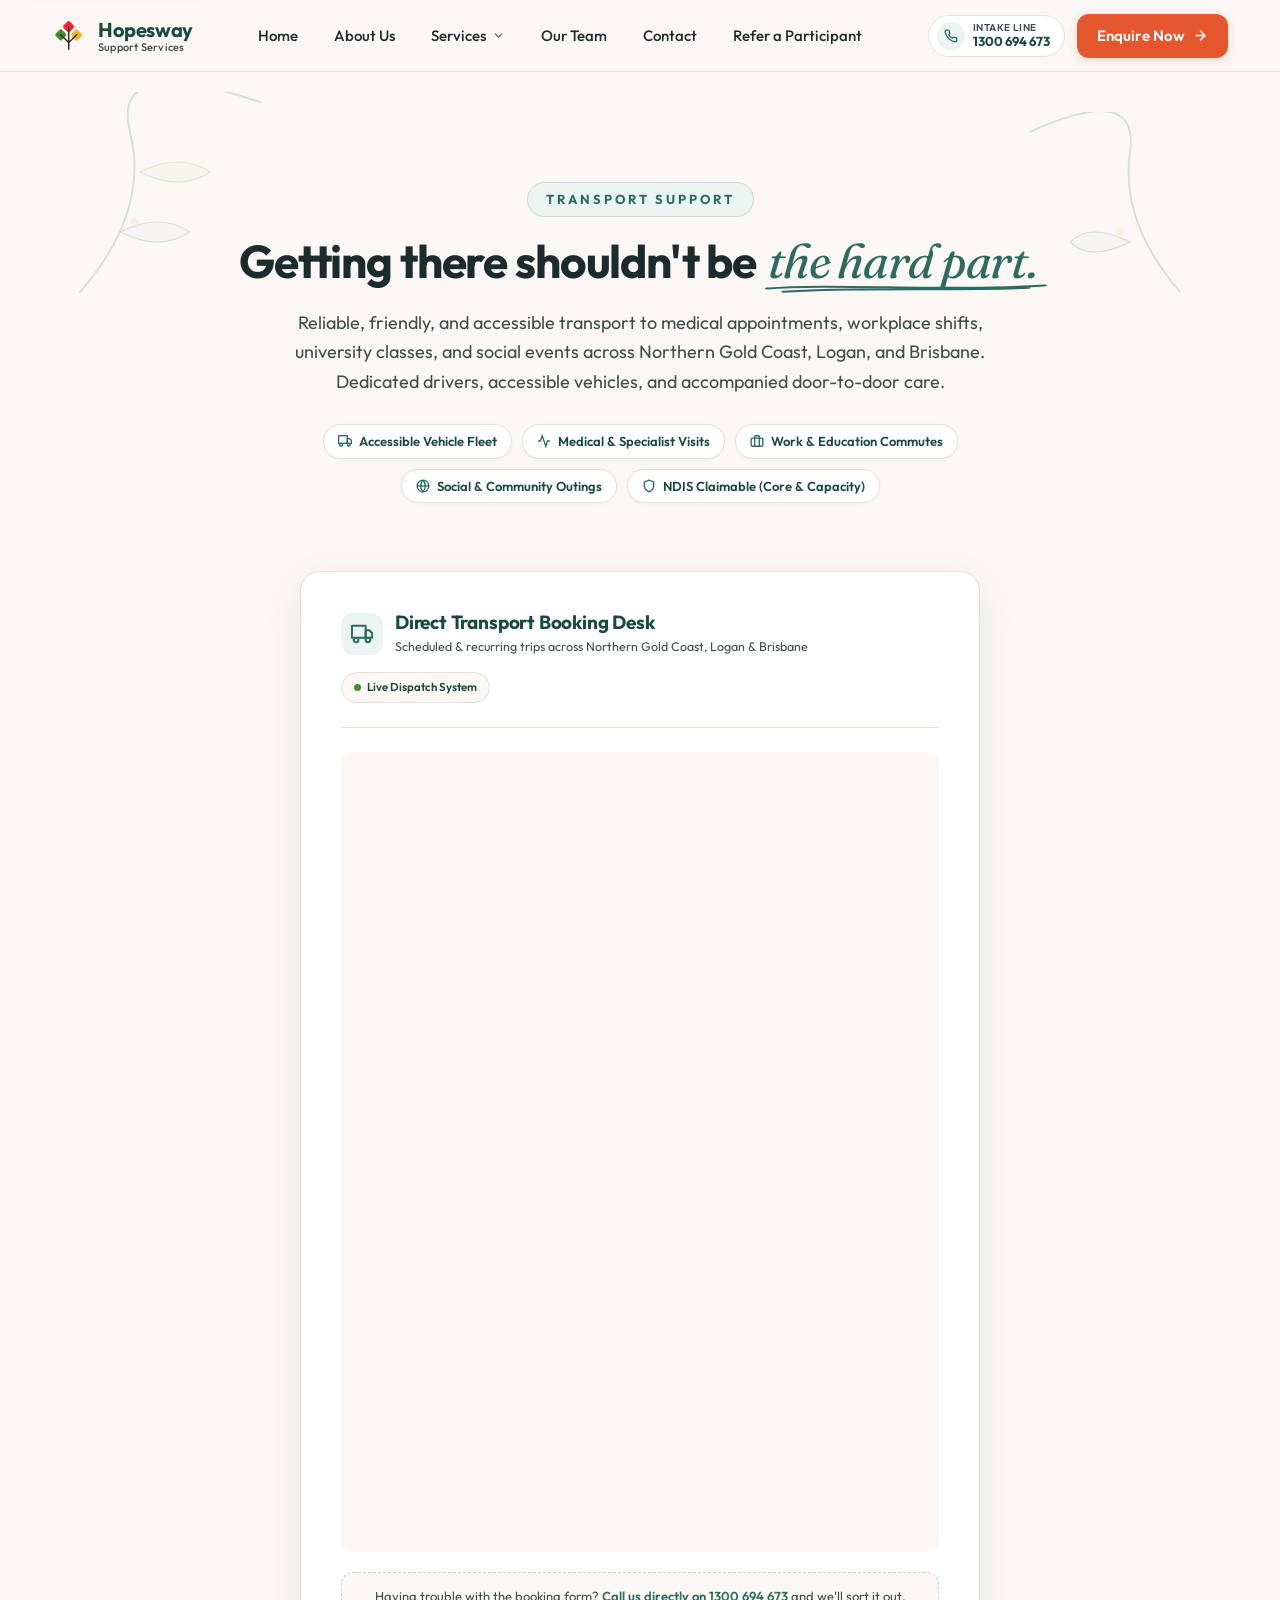
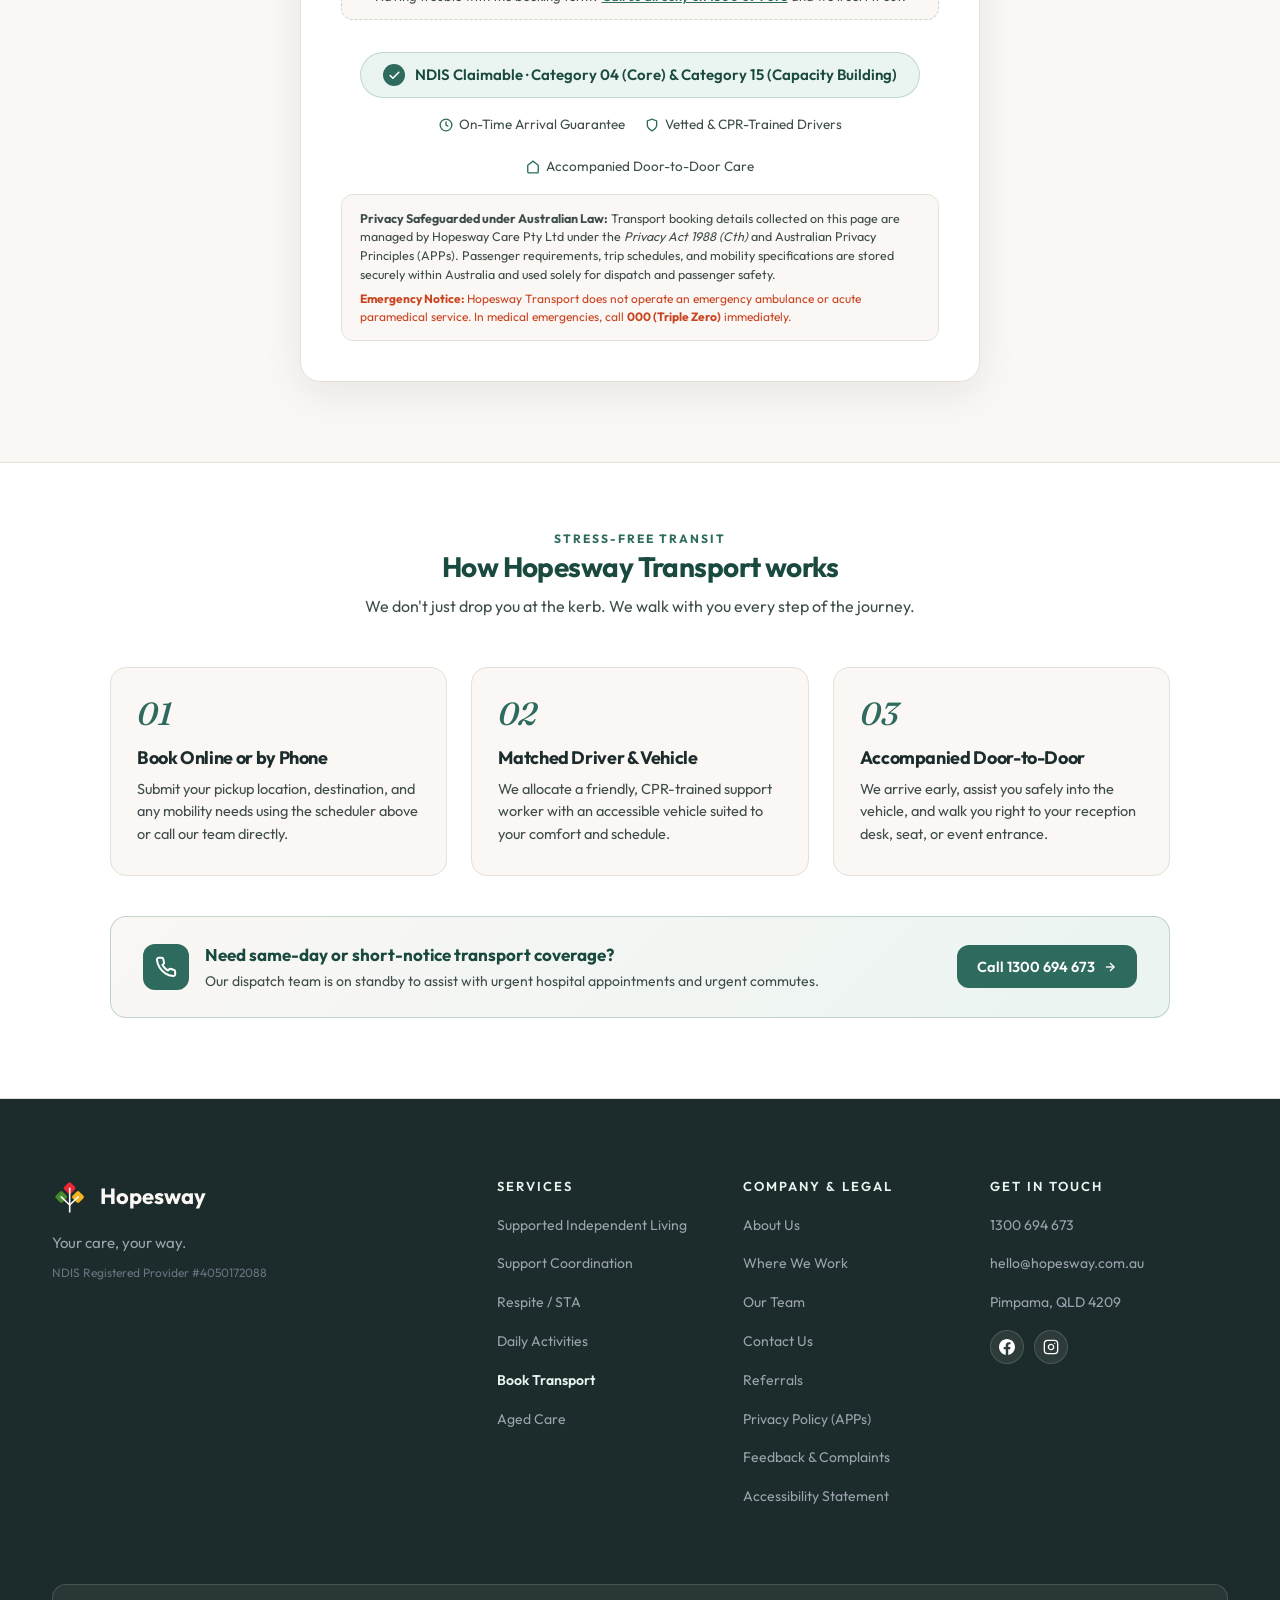
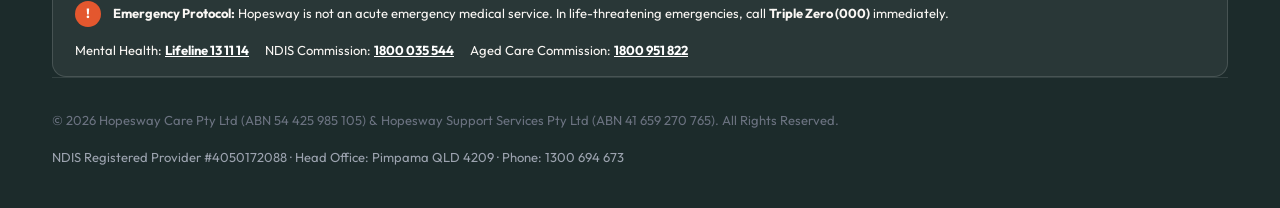
<file: transport.html>
<!DOCTYPE html>
<html lang="en-AU">
<head>
  <meta charset="UTF-8">
  <meta name="viewport" content="width=device-width, initial-scale=1.0">
  <title>NDIS Assist-Travel &amp; Community Transport in Gold Coast | Hopesway</title>
  <meta name="description" content="Safe, reliable, friendly transport to appointments, school, TAFE, work, and community outings across the Gold Coast and Queensland with Hopesway.">

  <!-- Google Fonts: Outfit (400, 500, 600, 700) + Fraunces (italic 400, 500) -->
  <link rel="preconnect" href="https://fonts.googleapis.com">
  <link rel="preconnect" href="https://fonts.gstatic.com" crossorigin>
  <link href="https://fonts.googleapis.com/css2?family=Fraunces:ital,wght@1,400;1,500&family=Outfit:wght@400;500;600;700&display=swap" rel="stylesheet">

  <!-- Preconnect and DNS-Prefetch for Form & Chat Gateways -->
  <link rel="dns-prefetch" href="https://support.hopesway.com.au">
  <link rel="preconnect" href="https://support.hopesway.com.au">
  <link rel="dns-prefetch" href="https://api.leadconnectorhq.com">
  <link rel="preconnect" href="https://api.leadconnectorhq.com" crossorigin>
  <link rel="dns-prefetch" href="https://widgets.leadconnectorhq.com">
  <link rel="preconnect" href="https://widgets.leadconnectorhq.com" crossorigin>

  <link rel="icon" type="image/svg+xml" href="favicon.svg">
  <link rel="alternate icon" href="favicon.svg">

  <style>
    /* ================================================================
       RESET & BASE STYLING
       ================================================================ */
    *, *::before, *::after { margin: 0; padding: 0; box-sizing: border-box; }
    html {
      scroll-behavior: smooth;
      -webkit-font-smoothing: antialiased;
      -moz-osx-font-smoothing: grayscale;
      overflow-x: clip;
      width: 100%;
      box-sizing: border-box;
    }
    body {
      font-family: 'Outfit', sans-serif;
      font-size: 18px;
      line-height: 1.6;
      color: #1C2B2B;
      background: #FAF7F4;
      overflow-x: clip;
    }
    img { max-width: 100%; display: block; }
    a { text-decoration: none; color: inherit; }
    button { font-family: inherit; cursor: pointer; border: none; background: none; }
    ul, ol { list-style: none; }
    h1, h2, h3, h4 { line-height: 1.15; letter-spacing: -0.02em; }

    /* Custom Selection */
    ::selection {
      background: #2E6B5E;
      color: #FFFFFF;
    }

    /* Custom Thin Scrollbar */
    ::-webkit-scrollbar { width: 8px; height: 8px; }
    ::-webkit-scrollbar-track { background: #FAF7F4; }
    ::-webkit-scrollbar-thumb {
      background: #2E6B5E;
      border-radius: 4px;
    }
    ::-webkit-scrollbar-thumb:hover { background: #1A4A3F; }

    /* ================================================================
       DESIGN TOKENS
       ================================================================ */
    :root {
      --bg: #FAF7F4;
      --surface: #FFFFFF;
      --border: #E5E0D8;
      --brand: #2E6B5E;
      --brand-light: #EAF4F1;
      --brand-dark: #1A4A3F;
      --accent: #E4572E;
      --accent-hover: #C94420;
      --logo-red: #EE2737;
      --logo-green: #468C2C;
      --logo-gold: #F4B320;
      --logo-trunk: #392E2D;
      --text: #1C2B2B;
      --text-muted: #3E4D4B; /* Calibrated high-contrast muted text (8.2:1 against #FAF7F4, WCAG AAA) */
      --text-ochre: #8C5310;
      --text-green-deep: #1E5045;
      --text-coral: #C94420;
      --shadow-card: 0 2px 12px rgba(0,0,0,0.07);
      --shadow-card-hover: 0 10px 30px rgba(0,0,0,0.12);
      --radius-card: 16px;
      --radius-btn: 12px;
      --radius-input: 10px;
      --nav-h: 72px;
    }

    .skip-link {
      position: fixed;
      top: -70px;
      left: 20px;
      background: #1C2B2B;
      color: #FFFFFF;
      padding: 12px 22px;
      border-radius: 8px;
      font-weight: 700;
      font-size: 15px;
      z-index: 100000;
      transition: top 160ms ease;
      text-decoration: underline;
      border: 2px solid #E4572E;
      box-shadow: 0 4px 16px rgba(0,0,0,0.3);
    }
    .skip-link:focus {
      top: 16px;
      outline: 3px solid #FFFFFF;
      outline-offset: 2px;
    }

    /* Secondary Display Font: Fraunces (italic only) */
    .font-display {
      font-family: 'Fraunces', Georgia, serif;
      font-style: italic;
      font-weight: 400;
    }
    .font-display-500 {
      font-family: 'Fraunces', Georgia, serif;
      font-style: italic;
      font-weight: 500;
    }

    .container {
      max-width: 1240px;
      margin: 0 auto;
      padding: 0 32px;
    }
    @media (max-width: 768px) {
      .container { padding: 0 20px; }
    }

    /* ================================================================
       NAVIGATION (VERBATIM SITE-WIDE PARITY)
       ================================================================ */
    .nav {
      position: fixed;
      top: 0;
      left: 0;
      width: 100%;
      height: var(--nav-h);
      background: rgba(250, 247, 244, 0.94);
      backdrop-filter: blur(12px);
      -webkit-backdrop-filter: blur(12px);
      border-bottom: 1px solid var(--border);
      z-index: 1000;
      transition: box-shadow 200ms ease;
    }
    .nav.scrolled {
      box-shadow: 0 4px 20px rgba(28, 43, 43, 0.06);
    }
    .nav-inner {
      max-width: 1240px;
      margin: 0 auto;
      height: 100%;
      padding: 0 32px;
      display: flex;
      align-items: center;
      justify-content: space-between;
      gap: 20px;
    }
    @media (max-width: 768px) {
      .nav-inner { padding: 0 20px; }
    }

    /* Brand Logo */
    .nav-brand {
      display: inline-flex;
      align-items: center;
      gap: 12px;
      text-decoration: none;
      flex-shrink: 0;
    }
    .brand-logo-icon {
      width: 34px;
      height: 34px;
      display: block;
      transition: transform 250ms ease;
    }
    .nav-brand:hover .brand-logo-icon {
      transform: rotate(6deg) scale(1.04);
    }
    .brand-text-col {
      display: flex;
      flex-direction: column;
      line-height: 1.15;
    }
    .brand-name {
      font-size: 20px;
      font-weight: 700;
      letter-spacing: -0.02em;
      color: var(--brand-dark);
    }
    .brand-subtext {
      font-size: 11px;
      font-weight: 500;
      color: var(--text-muted);
      letter-spacing: 0.02em;
    }

    /* Desktop Navigation Links */
    .nav-links {
      display: none;
      align-items: center;
      gap: 8px;
    }
    @media (min-width: 980px) {
      .nav-links { display: flex; }
    }
    .nav-item {
      position: relative;
    }
    .nav-link {
      display: inline-flex;
      align-items: center;
      gap: 6px;
      padding: 8px 14px;
      font-size: 15px;
      font-weight: 500;
      color: var(--text);
      border-radius: 8px;
      transition: color 150ms ease, background-color 150ms ease;
      text-decoration: none;
    }
    .nav-link:hover {
      color: var(--brand);
      background-color: rgba(46, 107, 94, 0.06);
    }
    .nav-link.active {
      color: var(--brand);
      font-weight: 600;
      background-color: var(--brand-light);
    }
    .nav-chevron {
      width: 13px;
      height: 13px;
      transition: transform 200ms ease;
      opacity: 0.7;
    }
    .nav-item:hover .nav-chevron,
    .nav-item:focus-within .nav-chevron {
      transform: rotate(180deg);
      opacity: 1;
    }

    /* Flyout Dropdown for Services */
    .nav-dropdown {
      position: absolute;
      top: calc(100% + 10px);
      left: 50%;
      transform: translateX(-50%) translateY(8px);
      width: 590px;
      background: var(--surface);
      border: 1px solid var(--border);
      border-radius: 16px;
      box-shadow: 0 18px 42px rgba(28, 43, 43, 0.12);
      padding: 18px 20px 14px;
      opacity: 0;
      pointer-events: none;
      transition: opacity 220ms ease, transform 220ms ease;
      z-index: 1050;
    }
    .nav-dropdown::before {
      content: '';
      position: absolute;
      top: -14px;
      left: 0;
      width: 100%;
      height: 16px;
    }
    .nav-item:hover .nav-dropdown,
    .nav-item:focus-within .nav-dropdown {
      opacity: 1;
      pointer-events: auto;
      transform: translateX(-50%) translateY(0);
    }
    .dropdown-header-strip {
      margin-bottom: 12px;
      padding-bottom: 8px;
      border-bottom: 1px solid var(--border);
      display: flex;
      align-items: center;
      justify-content: space-between;
    }
    .dropdown-pill {
      font-size: 11px;
      font-weight: 600;
      color: var(--brand);
      background: var(--brand-light);
      padding: 3px 9px;
      border-radius: 999px;
      letter-spacing: 0.02em;
    }
    .dropdown-grid {
      display: grid;
      grid-template-columns: 1fr 1fr;
      gap: 16px;
    }
    .dropdown-col-title {
      font-size: 12px;
      font-weight: 700;
      letter-spacing: 0.04em;
      text-transform: uppercase;
      color: var(--text-muted);
      margin-bottom: 8px;
      display: flex;
      align-items: center;
      gap: 6px;
    }
    .dropdown-card-link {
      display: block;
      padding: 8px 10px;
      border-radius: 8px;
      transition: background 150ms ease, transform 150ms ease;
      text-decoration: none;
      margin-bottom: 4px;
    }
    .dropdown-card-link:hover {
      background: var(--brand-light);
      transform: translateX(2px);
    }
    .dropdown-card-title {
      display: block;
      font-size: 14px;
      font-weight: 600;
      color: var(--text);
      line-height: 1.25;
    }
    .dropdown-card-desc {
      display: block;
      font-size: 12px;
      color: var(--text-muted);
      margin-top: 2px;
      line-height: 1.35;
    }
    .dropdown-trust-box {
      margin-top: 8px;
      padding: 10px;
      background: #FDFBF9;
      border: 1px dashed var(--border);
      border-radius: 8px;
    }
    .dropdown-trust-num {
      display: block;
      font-size: 11px;
      font-weight: 700;
      color: var(--brand);
      text-transform: uppercase;
      letter-spacing: 0.03em;
    }
    .dropdown-trust-text {
      display: block;
      font-size: 11.5px;
      color: var(--text-muted);
      margin-top: 2px;
      line-height: 1.3;
    }
    .dropdown-footer {
      margin-top: 10px;
      padding-top: 10px;
      border-top: 1px solid var(--border);
      display: flex;
      align-items: center;
      justify-content: space-between;
      font-size: 12.5px;
    }
    .dropdown-tag {
      color: var(--text-muted);
      font-weight: 500;
    }
    .dropdown-footer a {
      color: var(--brand);
      font-weight: 600;
      display: inline-flex;
      align-items: center;
      gap: 4px;
    }

    /* Actions & Buttons in Nav */
    .nav-actions {
      display: flex;
      align-items: center;
      gap: 12px;
    }
    .nav-phone-pill {
      display: none;
      align-items: center;
      gap: 8px;
      padding: 6px 14px 6px 8px;
      background: var(--surface);
      border: 1px solid var(--border);
      border-radius: 999px;
      transition: border-color 150ms ease, box-shadow 150ms ease;
      text-decoration: none;
    }
    @media (min-width: 1120px) {
      .nav-phone-pill { display: inline-flex; }
    }
    .nav-phone-pill:hover {
      border-color: var(--brand);
      box-shadow: 0 2px 8px rgba(46, 107, 94, 0.12);
    }
    .phone-icon-dot {
      width: 28px;
      height: 28px;
      border-radius: 50%;
      background: var(--brand-light);
      display: flex;
      align-items: center;
      justify-content: center;
      color: var(--brand);
    }
    .phone-text-wrap {
      display: flex;
      flex-direction: column;
      line-height: 1.15;
    }
    .phone-label {
      font-size: 10px;
      font-weight: 600;
      color: var(--text-muted);
      text-transform: uppercase;
      letter-spacing: 0.04em;
    }
    .phone-num {
      font-size: 13px;
      font-weight: 700;
      color: var(--brand-dark);
    }
    .btn-primary {
      display: inline-flex;
      align-items: center;
      gap: 8px;
      background: var(--accent);
      color: #FFFFFF;
      font-size: 15px;
      font-weight: 600;
      padding: 10px 20px;
      border-radius: var(--radius-btn);
      transition: background-color 150ms ease, transform 150ms ease, box-shadow 150ms ease;
      text-decoration: none;
      box-shadow: 0 2px 8px rgba(228, 87, 46, 0.22);
    }
    .btn-primary:hover {
      background: var(--accent-hover);
      transform: translateY(-1px);
      box-shadow: 0 4px 14px rgba(228, 87, 46, 0.32);
    }
    .nav-cta {
      display: none;
    }
    @media (min-width: 600px) {
      .nav-cta { display: inline-flex; }
    }
    .nav-hamburger {
      display: flex;
      flex-direction: column;
      justify-content: center;
      gap: 5px;
      width: 40px;
      height: 40px;
      padding: 8px;
      border-radius: 8px;
      background: var(--surface);
      border: 1px solid var(--border);
      cursor: pointer;
    }
    @media (min-width: 980px) {
      .nav-hamburger { display: none; }
    }
    .nav-hamburger span {
      display: block;
      width: 100%;
      height: 2px;
      background: var(--text);
      border-radius: 2px;
      transition: transform 200ms ease, opacity 200ms ease;
    }
    .nav-hamburger.open span:nth-child(1) {
      transform: translateY(7px) rotate(45deg);
    }
    .nav-hamburger.open span:nth-child(2) {
      opacity: 0;
    }
    .nav-hamburger.open span:nth-child(3) {
      transform: translateY(-7px) rotate(-45deg);
    }

    /* Mobile Drawer Menu */
    .mobile-menu {
      position: fixed;
      top: var(--nav-h);
      left: 0;
      width: 100%;
      background: var(--surface);
      border-bottom: 1px solid var(--border);
      box-shadow: 0 16px 36px rgba(28, 43, 43, 0.1);
      padding: 20px 24px 28px;
      display: flex;
      flex-direction: column;
      gap: 14px;
      transform: translateY(-120%);
      opacity: 0;
      pointer-events: none;
      transition: transform 280ms cubic-bezier(0.16, 1, 0.3, 1), opacity 240ms ease;
      z-index: 999;
      max-height: calc(100vh - var(--nav-h));
      overflow-y: auto;
    }
    .mobile-menu.open {
      transform: translateY(0);
      opacity: 1;
      pointer-events: auto;
    }
    .mobile-call-banner {
      display: flex;
      align-items: center;
      justify-content: space-between;
      padding: 12px 14px;
      background: var(--brand-light);
      border-radius: 12px;
      border: 1px solid rgba(46, 107, 94, 0.2);
    }
    .mobile-nav-group {
      display: flex;
      flex-direction: column;
      gap: 4px;
    }
    .mobile-link {
      padding: 10px 12px;
      font-size: 16px;
      font-weight: 500;
      color: var(--text);
      border-radius: 8px;
      text-decoration: none;
      display: flex;
      align-items: center;
      justify-content: space-between;
      transition: background 150ms ease, color 150ms ease;
    }
    .mobile-link:hover,
    .mobile-link.active {
      background: var(--brand-light);
      color: var(--brand);
      font-weight: 600;
    }
    .mobile-sub-services {
      padding: 4px 0 6px 14px;
      display: flex;
      flex-direction: column;
      gap: 3px;
    }
    .mobile-sub-link {
      padding: 7px 10px;
      font-size: 13.5px;
      color: var(--text-muted);
      border-radius: 6px;
      text-decoration: none;
      display: flex;
      align-items: center;
      gap: 8px;
    }
    .mobile-sub-link:hover {
      color: var(--brand);
      background: rgba(46, 107, 94, 0.05);
    }
    .mobile-sub-bullet {
      width: 5px;
      height: 5px;
      border-radius: 50%;
      background: var(--brand);
      flex-shrink: 0;
    }
    .mobile-menu-footer {
      font-size: 11.5px;
      color: var(--text-muted);
      text-align: center;
      padding-top: 6px;
    }

    /* ================================================================
       HERO SECTION
       ================================================================ */
    .transport-hero {
      position: relative;
      margin-top: var(--nav-h);
      padding: 80px 24px 44px;
      text-align: center;
      overflow: hidden;
    }
    @media (min-width: 768px) {
      .transport-hero {
        padding: 110px 32px 56px;
      }
    }
    .transport-hero-inner {
      max-width: 820px;
      margin: 0 auto;
      position: relative;
      z-index: 2;
    }
    .transport-label {
      display: inline-block;
      font-size: 13px;
      font-weight: 700;
      letter-spacing: 3px;
      text-transform: uppercase;
      color: var(--brand);
      margin-bottom: 16px;
      background: var(--brand-light);
      padding: 6px 18px;
      border-radius: 999px;
      border: 1px solid rgba(46, 107, 94, 0.16);
    }
    .transport-hero h1 {
      font-size: 46px;
      font-weight: 700;
      color: #1C2B2B;
      line-height: 1.15;
      letter-spacing: -0.025em;
      margin-bottom: 20px;
    }
    @media (max-width: 768px) {
      .transport-hero h1 {
        font-size: 32px;
      }
    }
    .hero-accent {
      color: var(--brand);
      font-size: 1.05em;
      padding: 0 4px;
    }
    .transport-hero-desc {
      font-size: 18px;
      color: var(--text-muted);
      max-width: 700px;
      margin: 0 auto 28px;
      line-height: 1.62;
    }
    @media (max-width: 640px) {
      .transport-hero-desc {
        font-size: 16px;
      }
    }

    /* Transport Benefit / Feature Pills */
    .transport-pills {
      display: flex;
      flex-wrap: wrap;
      justify-content: center;
      gap: 10px;
      margin-bottom: 12px;
    }
    .transport-pill {
      display: inline-flex;
      align-items: center;
      gap: 7px;
      font-size: 13px;
      font-weight: 600;
      color: var(--brand-dark);
      background: var(--surface);
      border: 1px solid var(--border);
      padding: 6px 14px;
      border-radius: 999px;
      box-shadow: 0 1px 4px rgba(0,0,0,0.03);
    }
    .transport-pill svg {
      color: var(--brand);
      flex-shrink: 0;
    }

    /* Decorative Background Botanical Doodles */
    .hero-botanical-left {
      position: absolute;
      top: 20px;
      left: calc(50% - 580px);
      width: 220px;
      height: 220px;
      pointer-events: none;
      opacity: 0.18;
      z-index: 1;
    }
    .hero-botanical-right {
      position: absolute;
      top: 40px;
      right: calc(50% - 560px);
      width: 200px;
      height: 200px;
      pointer-events: none;
      opacity: 0.18;
      z-index: 1;
    }
    @media (max-width: 1100px) {
      .hero-botanical-left,
      .hero-botanical-right { display: none; }
    }

    /* ================================================================
       BOOKING FORM EMBED CARD SECTION
       ================================================================ */
    .booking-section {
      padding: 0 24px 80px;
    }
    @media (max-width: 640px) {
      .booking-section { padding: 0 16px 60px; }
    }

    .booking-card-frame {
      max-width: 680px;
      margin: 0 auto;
      background: var(--surface);
      border: 1px solid var(--border);
      border-radius: 20px;
      padding: 40px;
      box-shadow: 0 12px 40px rgba(28, 43, 43, 0.08);
      position: relative;
      transition: box-shadow 300ms ease;
    }
    @media (max-width: 640px) {
      .booking-card-frame {
        padding: 24px 18px;
        border-radius: 16px;
      }
    }

    /* Card Top Header / Trust Stripe */
    .booking-card-header {
      padding-bottom: 24px;
      margin-bottom: 24px;
      border-bottom: 1px solid var(--border);
      display: flex;
      align-items: flex-start;
      justify-content: space-between;
      gap: 16px;
      flex-wrap: wrap;
    }
    .booking-card-badge {
      display: flex;
      align-items: center;
      gap: 12px;
    }
    .card-van-icon {
      width: 42px;
      height: 42px;
      border-radius: 12px;
      background: var(--brand-light);
      display: flex;
      align-items: center;
      justify-content: center;
      color: var(--brand);
      flex-shrink: 0;
    }
    .card-title-group h2 {
      font-size: 19px;
      font-weight: 700;
      color: var(--brand-dark);
      letter-spacing: -0.01em;
    }
    .card-title-group p {
      font-size: 12.5px;
      color: var(--text-muted);
      margin-top: 2px;
    }
    .booking-status-pill {
      display: inline-flex;
      align-items: center;
      gap: 6px;
      background: #FAF7F4;
      border: 1px solid var(--border);
      border-radius: 999px;
      padding: 5px 12px;
      font-size: 11.5px;
      font-weight: 600;
      color: var(--brand-dark);
      white-space: nowrap;
    }
    .status-dot-pulse {
      width: 7px;
      height: 7px;
      border-radius: 50%;
      background: #468C2C;
      box-shadow: 0 0 0 0 rgba(70, 140, 44, 0.4);
      animation: pulseDot 2s infinite;
    }
    @keyframes pulseDot {
      0% { box-shadow: 0 0 0 0 rgba(70, 140, 44, 0.4); }
      70% { box-shadow: 0 0 0 6px rgba(70, 140, 44, 0); }
      100% { box-shadow: 0 0 0 0 rgba(70, 140, 44, 0); }
    }

    /* Iframe Wrapper & Loading State */
    .iframe-wrapper {
      position: relative;
      width: 100%;
      min-height: 800px;
      border-radius: 12px;
      overflow: hidden;
      background: #FAF7F4;
    }
    .iframe-wrapper iframe {
      display: block;
      width: 100%;
      border: none;
      min-height: 800px;
      background: transparent;
      position: relative;
      z-index: 2;
      opacity: 0;
      transition: opacity 400ms ease;
    }

    /* Loading Skeleton Overlay */
    .iframe-skeleton {
      position: absolute;
      top: 0;
      left: 0;
      width: 100%;
      height: 100%;
      background: #FFFFFF;
      z-index: 10;
      padding: 32px 24px;
      display: flex;
      flex-direction: column;
      gap: 20px;
      transition: opacity 350ms ease, visibility 350ms ease;
    }
    .skeleton-header-box {
      display: flex;
      align-items: center;
      gap: 16px;
      margin-bottom: 8px;
    }
    .skeleton-spinner-wrap {
      width: 44px;
      height: 44px;
      border-radius: 50%;
      background: var(--brand-light);
      display: flex;
      align-items: center;
      justify-content: center;
      position: relative;
    }
    .spinner-ring {
      width: 24px;
      height: 24px;
      border: 2.5px solid rgba(46, 107, 94, 0.2);
      border-top-color: var(--brand);
      border-radius: 50%;
      animation: spin 800ms linear infinite;
    }
    @keyframes spin {
      to { transform: rotate(360deg); }
    }
    .skeleton-heading-lines {
      flex: 1;
      display: flex;
      flex-direction: column;
      gap: 8px;
    }
    .sk-bar {
      border-radius: 6px;
      background: linear-gradient(90deg, #F0ECE6 25%, #FAF7F4 50%, #F0ECE6 75%);
      background-size: 200% 100%;
      animation: skeletonPulse 1.4s infinite ease-in-out;
    }
    @keyframes skeletonPulse {
      0% { background-position: 200% 0; }
      100% { background-position: -200% 0; }
    }
    .sk-title { width: 55%; height: 18px; }
    .sk-subtitle { width: 80%; height: 13px; }
    .sk-field {
      width: 100%;
      height: 48px;
      border-radius: var(--radius-input);
      border: 1px solid var(--border);
    }
    .sk-field-row {
      display: grid;
      grid-template-columns: 1fr 1fr;
      gap: 14px;
    }
    .sk-textarea {
      width: 100%;
      height: 110px;
      border-radius: var(--radius-input);
      border: 1px solid var(--border);
    }
    .sk-button {
      width: 100%;
      height: 48px;
      border-radius: var(--radius-btn);
      background: var(--brand-light);
      display: flex;
      align-items: center;
      justify-content: center;
      color: var(--brand);
      font-size: 14px;
      font-weight: 600;
      letter-spacing: 0.02em;
    }

    /* Fallback Support Message Below Iframe */
    .transport-fallback-box {
      margin-top: 20px;
      padding: 14px 18px;
      background: #FAF7F4;
      border: 1px dashed rgba(46, 107, 94, 0.25);
      border-radius: 12px;
      text-align: center;
    }
    .transport-fallback-text {
      font-size: 13px;
      color: var(--text-muted);
      line-height: 1.45;
    }
    .transport-fallback-link {
      color: var(--brand);
      font-weight: 600;
      text-decoration: underline;
      transition: color 150ms ease;
    }
    .transport-fallback-link:hover {
      color: var(--brand-dark);
    }

    /* ================================================================
       TRUST STRIP BELOW CARD
       ================================================================ */
    .booking-trust-strip {
      margin-top: 32px;
      text-align: center;
      display: flex;
      flex-direction: column;
      align-items: center;
      gap: 16px;
    }
    .trust-primary-badge {
      display: inline-flex;
      align-items: center;
      gap: 10px;
      background: var(--brand-light);
      border: 1px solid rgba(46, 107, 94, 0.22);
      border-radius: 999px;
      padding: 10px 22px;
      color: var(--brand-dark);
      font-size: 15px;
      font-weight: 600;
    }
    .trust-check-icon {
      width: 22px;
      height: 22px;
      border-radius: 50%;
      background: var(--brand);
      color: #FFFFFF;
      display: flex;
      align-items: center;
      justify-content: center;
      flex-shrink: 0;
    }
    .trust-secondary-items {
      display: flex;
      flex-wrap: wrap;
      justify-content: center;
      gap: 20px;
      font-size: 13.5px;
      color: var(--text-muted);
    }
    .trust-secondary-item {
      display: inline-flex;
      align-items: center;
      gap: 6px;
    }
    .trust-secondary-item svg {
      color: var(--brand);
    }

    /* ================================================================
       3-STEP TRANSPORT JOURNEY (BENTO ROW)
       ================================================================ */
    .process-section {
      padding: 60px 24px 80px;
      background: #FFFFFF;
      border-top: 1px solid var(--border);
      border-bottom: 1px solid var(--border);
    }
    .process-inner {
      max-width: 1060px;
      margin: 0 auto;
    }
    .process-header {
      text-align: center;
      max-width: 640px;
      margin: 0 auto 48px;
    }
    .process-header h3 {
      font-size: 28px;
      font-weight: 700;
      color: var(--brand-dark);
      margin-bottom: 10px;
    }
    .process-header p {
      font-size: 16px;
      color: var(--text-muted);
    }
    .process-grid {
      display: grid;
      grid-template-columns: repeat(3, 1fr);
      gap: 24px;
      position: relative;
    }
    @media (max-width: 860px) {
      .process-grid {
        grid-template-columns: 1fr;
        gap: 20px;
      }
    }
    .process-card {
      background: #FAF7F4;
      border: 1px solid var(--border);
      border-radius: 16px;
      padding: 30px 26px;
      position: relative;
      transition: transform 200ms ease, box-shadow 200ms ease;
    }
    .process-card:hover {
      transform: translateY(-2px);
      box-shadow: var(--shadow-card-hover);
    }
    .process-num {
      font-family: 'Fraunces', Georgia, serif;
      font-style: italic;
      font-weight: 500;
      font-size: 32px;
      color: var(--brand);
      line-height: 1;
      margin-bottom: 16px;
      display: block;
    }
    .process-title {
      font-size: 18px;
      font-weight: 700;
      color: var(--text);
      margin-bottom: 8px;
      line-height: 1.3;
    }
    .process-desc {
      font-size: 14.5px;
      color: var(--text-muted);
      line-height: 1.55;
    }

    /* Urgent Hospital / High Intensity Box */
    .urgent-banner {
      margin-top: 40px;
      background: linear-gradient(135deg, #FAF7F4 0%, #EAF4F1 100%);
      border: 1px solid rgba(46, 107, 94, 0.25);
      border-radius: 16px;
      padding: 24px 32px;
      display: flex;
      align-items: center;
      justify-content: space-between;
      gap: 20px;
      flex-wrap: wrap;
    }
    .urgent-text-wrap {
      display: flex;
      align-items: center;
      gap: 16px;
    }
    .urgent-icon-circle {
      width: 46px;
      height: 46px;
      border-radius: 12px;
      background: var(--brand);
      color: #FFFFFF;
      display: flex;
      align-items: center;
      justify-content: center;
      flex-shrink: 0;
    }
    .urgent-title {
      font-size: 17px;
      font-weight: 700;
      color: var(--brand-dark);
    }
    .urgent-desc {
      font-size: 14px;
      color: var(--text-muted);
      margin-top: 2px;
    }
    .urgent-cta-btn {
      display: inline-flex;
      align-items: center;
      gap: 8px;
      background: var(--brand);
      color: #FFFFFF;
      padding: 10px 20px;
      border-radius: var(--radius-btn);
      font-size: 14.5px;
      font-weight: 600;
      transition: background 150ms ease;
    }
    .urgent-cta-btn:hover {
      background: var(--brand-dark);
    }

    /* ================================================================
       SITE FOOTER (VERBATIM SITE-WIDE PARITY)
       ================================================================ */
    .footer {
      background: #1C2B2B;
      color: #FAF7F4;
      padding: 80px 0 40px;
      position: relative;
    }
    .footer-grid {
      display: grid;
      grid-template-columns: 2fr 1fr 1fr 1.2fr;
      gap: 48px;
      margin-bottom: 64px;
    }
    @media (max-width: 900px) {
      .footer-grid { grid-template-columns: 1fr 1fr; gap: 36px; }
    }
    @media (max-width: 580px) {
      .footer-grid { grid-template-columns: 1fr; gap: 32px; }
    }
    .footer-brand-logo {
      display: flex;
      align-items: center;
      gap: 12px;
      font-size: 22px;
      font-weight: 700;
      color: #FAF7F4;
      margin-bottom: 16px;
    }
    .footer-brand-icon {
      width: 36px;
      height: 36px;
    }
    .footer-tagline {
      font-size: 15px;
      color: #9CA3AF;
      margin-bottom: 8px;
    }
    .footer-reg {
      font-size: 12px;
      color: #6B7280;
    }
    .footer h4 {
      font-size: 13px;
      font-weight: 600;
      letter-spacing: 2px;
      text-transform: uppercase;
      color: var(--brand-light);
      margin-bottom: 16px;
    }
    .footer ul li {
      margin-bottom: 10px;
    }
    .footer ul li a {
      font-size: 14px;
      color: #9CA3AF;
      transition: color 150ms ease;
    }
    .footer ul li a:hover {
      color: #FAF7F4;
    }
    .footer-bottom {
      padding-top: 32px;
      border-top: 1px solid rgba(255, 255, 255, 0.1);
      display: flex;
      align-items: center;
      justify-content: space-between;
      gap: 16px;
      font-size: 13px;
      color: #6B7280;
      flex-wrap: wrap;
    }
    .footer-ndis {
      color: #9CA3AF;
    }
  </style>
</head>
<body>
  <!-- Accessible Skip Link -->
  <a href="#main-content" class="skip-link">Skip to main content</a>

  <!-- ================================================================
       NAVIGATION
       ================================================================ -->
  <nav class="nav" id="nav" aria-label="Main Navigation">
    <div class="nav-inner">
      <!-- Brand Logo -->
      <a href="index.html" class="nav-brand" aria-label="Hopesway Home">
        <svg class="brand-logo-icon" viewBox="0 0 180 180" width="34" height="34" aria-hidden="true">
          <g transform="translate(88, 46) rotate(45)">
            <rect x="-23.5" y="-23.5" width="47" height="47" rx="10" ry="10" fill="#EE2737" />
          </g>
          <g transform="translate(46.5, 89.5) rotate(45)">
            <rect x="-23.5" y="-23.5" width="47" height="47" rx="10" ry="10" fill="#468C2C" />
          </g>
          <g transform="translate(130, 90) rotate(45)">
            <rect x="-23.5" y="-23.5" width="47" height="47" rx="10" ry="10" fill="#F4B320" />
          </g>
          <g stroke="#392E2D" stroke-width="8" stroke-linecap="round" stroke-linejoin="round" fill="none">
            <line x1="88.5" y1="165" x2="88.5" y2="46" />
            <line x1="88.5" y1="130" x2="46" y2="89" />
            <line x1="88.5" y1="130" x2="131" y2="89" />
          </g>
        </svg>
        <div class="brand-text-col">
          <span class="brand-name">Hopesway</span>
          <span class="brand-subtext">Support Services</span>
        </div>
      </a>

      <!-- Desktop Nav Links -->
      <div class="nav-links">
        <div class="nav-item">
          <a href="index.html" class="nav-link">Home</a>
        </div>
        <div class="nav-item">
          <a href="about.html" class="nav-link">About Us</a>
        </div>
        <div class="nav-item">
          <a href="services.html" class="nav-link" aria-haspopup="true" aria-expanded="false">
            <span>Services</span>
            <svg class="nav-chevron" viewBox="0 0 24 24" fill="none" stroke="currentColor" stroke-width="2.2" stroke-linecap="round" stroke-linejoin="round"><polyline points="6 9 12 15 18 9"></polyline></svg>
          </a>
          <!-- Flyout Mega Menu -->
          <div class="nav-dropdown" role="menu">
            <div class="dropdown-header-strip">
              <span style="font-size:12px;font-weight:700;color:var(--brand-dark);letter-spacing:0.04em;text-transform:uppercase;">Hopesway Service Pathways</span>
              <span class="dropdown-pill">Personalised Care &amp; Living Support · Pimpama &amp; Gold Coast</span>
            </div>
            <div class="dropdown-grid">
              <div class="dropdown-col">
                <div class="dropdown-col-title">
                  <svg width="14" height="14" viewBox="0 0 24 24" fill="none" stroke="currentColor" stroke-width="2.3"><path d="M3 9l9-7 9 7v11a2 2 0 0 1-2 2H5a2 2 0 0 1-2-2z"></path><polyline points="9 22 9 12 15 12 15 22"></polyline></svg>
                  <span>NDIS Disability Supports</span>
                </div>
                <a href="services.html#sil" class="dropdown-card-link" role="menuitem">
                  <span class="dropdown-card-title">Supported Independent Living (SIL)</span>
                  <span class="dropdown-card-desc">24/7 supported living in welcoming, peaceful community homes</span>
                </a>
                <a href="services.html#support-coordination" class="dropdown-card-link" role="menuitem">
                  <span class="dropdown-card-title">Support Coordination</span>
                  <span class="dropdown-card-desc">Unpack funding and connect with vetted local allied health</span>
                </a>
                <a href="services.html#respite" class="dropdown-card-link" role="menuitem">
                  <span class="dropdown-card-title">Respite &amp; Short Term (STA)</span>
                  <span class="dropdown-card-desc">Recharging getaways for participants and essential family relief</span>
                </a>
                <a href="services.html#daily-activities" class="dropdown-card-link" role="menuitem">
                  <span class="dropdown-card-title">Daily Life &amp; Social Activities</span>
                  <span class="dropdown-card-desc">Hands-on life skills, fitness, community outings, and cooking</span>
                </a>
                <a href="transport.html" class="dropdown-card-link" role="menuitem" style="background:var(--brand-light);">
                  <span class="dropdown-card-title" style="color:var(--brand);">Book Transport Online &rarr;</span>
                  <span class="dropdown-card-desc">Safe, dependable rides to appointments and workplace shifts</span>
                </a>
              </div>
              <div class="dropdown-col">
                <div class="dropdown-col-title">
                  <svg width="14" height="14" viewBox="0 0 24 24" fill="none" stroke="currentColor" stroke-width="2.3"><path d="M19 14c1.49-1.46 3-3.21 3-5.5A5.5 5.5 0 0 0 16.5 3c-1.76 0-3 .5-4.5 2-1.5-1.5-2.74-2-4.5-2A5.5 5.5 0 0 0 2 8.5c0 2.3 1.5 4.05 3 5.5l7 7Z"></path></svg>
                  <span>In-Home Aged Care</span>
                </div>
                <a href="services.html#aged-care" class="dropdown-card-link" role="menuitem">
                  <span class="dropdown-card-title">Commonwealth Home Support (CHSP)</span>
                  <span class="dropdown-card-desc">Stay independent in your own beloved home with tailored assistance</span>
                </a>
                <a href="services.html#aged-care" class="dropdown-card-link" role="menuitem">
                  <span class="dropdown-card-title">Personal Care &amp; Domestic Help</span>
                  <span class="dropdown-card-desc">Dignified daily grooming, medication prompts, and light meal prep</span>
                </a>
                <a href="services.html#aged-care" class="dropdown-card-link" role="menuitem">
                  <span class="dropdown-card-title">Companionship &amp; Social Wellness</span>
                  <span class="dropdown-card-desc">Friendly coffee catch-ups, walks, and genuine peace of mind</span>
                </a>
                <div class="dropdown-trust-box">
                  <span class="dropdown-trust-num">Registered NDIS Provider</span>
                  <span class="dropdown-trust-text">Registration #4050172088 · Verified background checks &amp; CPR certified</span>
                </div>
              </div>
            </div>
            <div class="dropdown-footer">
              <span class="dropdown-tag">Need guidance choosing the right pathway?</span>
              <a href="services.html">
                <span>View Full Services Guide</span>
                <svg width="14" height="14" viewBox="0 0 24 24" fill="none" stroke="currentColor" stroke-width="2.3"><line x1="5" y1="12" x2="19" y2="12"></line><polyline points="12 5 19 12 12 19"></polyline></svg>
              </a>
            </div>
          </div>
        </div>
        <div class="nav-item">
          <a href="team.html" class="nav-link">Our Team</a>
        </div>
        <div class="nav-item">
          <a href="contact.html" class="nav-link">Contact</a>
        </div>
        <div class="nav-item">
          <a href="refer.html" class="nav-link">Refer a Participant</a>
        </div>
      </div>

      <div class="nav-actions">
        <a href="tel:1300694673" class="nav-phone-pill" aria-label="Call Hopesway on 1300 694 673">
          <span class="phone-icon-dot">
            <svg width="14" height="14" viewBox="0 0 24 24" fill="none" stroke="currentColor" stroke-width="2.3" stroke-linecap="round" stroke-linejoin="round">
              <path d="M22 16.92v3a2 2 0 0 1-2.18 2 19.79 19.79 0 0 1-8.63-3.07 19.5 19.5 0 0 1-6-6 19.79 19.79 0 0 1-3.07-8.67A2 2 0 0 1 4.11 2h3a2 2 0 0 1 2 1.72 12.84 12.84 0 0 0 .7 2.81 2 2 0 0 1-.45 2.11L8.09 9.91a16 16 0 0 0 6 6l1.27-1.27a2 2 0 0 1 2.11-.45 12.84 12.84 0 0 0 2.81.7A2 2 0 0 1 22 16.92z"/>
            </svg>
          </span>
          <span class="phone-text-wrap">
            <span class="phone-label">Intake Line</span>
            <span class="phone-num">1300 694 673</span>
          </span>
        </a>
        <a href="contact.html#contact-form" class="btn-primary nav-cta">
          <span>Enquire Now</span>
          <svg width="15" height="15" viewBox="0 0 24 24" fill="none" stroke="currentColor" stroke-width="2.3" stroke-linecap="round" stroke-linejoin="round"><line x1="5" y1="12" x2="19" y2="12"></line><polyline points="12 5 19 12 12 19"></polyline></svg>
        </a>
        <button class="nav-hamburger" id="hamburger" aria-label="Toggle navigation menu" aria-expanded="false">
          <span></span><span></span><span></span>
        </button>
      </div>
    </div>
  </nav>

  <!-- Mobile Drawer Menu -->
  <div class="mobile-menu" id="mobileMenu" role="navigation" aria-label="Mobile navigation">
    <a href="tel:1300694673" class="mobile-call-banner">
      <div style="display:flex;align-items:center;gap:10px;">
        <span class="phone-icon-dot">
          <svg width="14" height="14" viewBox="0 0 24 24" fill="none" stroke="currentColor" stroke-width="2.3"><path d="M22 16.92v3a2 2 0 0 1-2.18 2 19.79 19.79 0 0 1-8.63-3.07 19.5 19.5 0 0 1-6-6 19.79 19.79 0 0 1-3.07-8.67A2 2 0 0 1 4.11 2h3a2 2 0 0 1 2 1.72 12.84 12.84 0 0 0 .7 2.81 2 2 0 0 1-.45 2.11L8.09 9.91a16 16 0 0 0 6 6l1.27-1.27a2 2 0 0 1 2.11-.45 12.84 12.84 0 0 0 2.81.7A2 2 0 0 1 22 16.92z"/></svg>
        </span>
        <div style="display:flex;flex-direction:column;line-height:1.2;">
          <span style="font-size:11px;color:var(--brand);font-weight:600;">Direct Intake &amp; Bookings</span>
          <span style="font-size:15px;color:var(--brand-dark);font-weight:700;">1300 694 673</span>
        </div>
      </div>
      <span style="font-size:12px;color:var(--brand);font-weight:600;">Tap to call &rarr;</span>
    </a>

    <div class="mobile-nav-group">
      <a href="index.html" class="mobile-link">Home</a>
      <a href="about.html" class="mobile-link">About Us</a>
      
      <div class="mobile-accordion-item">
        <a href="services.html" class="mobile-link">
          <span>Services</span>
          <span style="font-size:12px;color:var(--brand);font-weight:600;">View All &rarr;</span>
        </a>
        <div class="mobile-sub-services">
          <a href="services.html#sil" class="mobile-sub-link">
            <span class="mobile-sub-bullet"></span>
            <span>Supported Independent Living (SIL)</span>
          </a>
          <a href="services.html#support-coordination" class="mobile-sub-link">
            <span class="mobile-sub-bullet"></span>
            <span>Support Coordination</span>
          </a>
          <a href="services.html#respite" class="mobile-sub-link">
            <span class="mobile-sub-bullet"></span>
            <span>Short Term Accommodation &amp; Respite</span>
          </a>
          <a href="services.html#daily-activities" class="mobile-sub-link">
            <span class="mobile-sub-bullet"></span>
            <span>Daily Life &amp; Social Activities</span>
          </a>
          <a href="transport.html" class="mobile-sub-link" style="color:var(--brand);font-weight:600;">
            <span class="mobile-sub-bullet" style="background:var(--accent);"></span>
            <span>Book Transport Online</span>
          </a>
          <a href="services.html#aged-care" class="mobile-sub-link">
            <span class="mobile-sub-bullet"></span>
            <span>Aged Care Support (CHSP)</span>
          </a>
        </div>
      </div>

      <a href="team.html" class="mobile-link">Our Team</a>
      <a href="contact.html" class="mobile-link">Contact</a>
      <a href="refer.html" class="mobile-link">Refer a Participant</a>
      <a href="transport.html" class="mobile-link active">Book Transport</a>
    </div>

    <a href="contact.html#contact-form" class="btn-primary" style="text-align:center;justify-content:center;">Enquire Now</a>
    <div class="mobile-menu-footer">
      <span>NDIS Registered Provider #4050172088 · Pimpama, QLD</span>
    </div>
  </div>

  <main id="main-content">
    <!-- ================================================================
         HERO SECTION
         ================================================================ -->
    <section class="transport-hero">
      <!-- Botanical leaf doodles in whitespace margin -->
      <svg class="hero-botanical-left" viewBox="0 0 220 220" fill="none" aria-hidden="true">
        <path d="M20 200 Q90 120 70 40 T200 10" stroke="var(--brand)" stroke-width="1.8" stroke-linecap="round"/>
        <path d="M60 140 Q100 120 130 140 Q100 160 60 140 Z" fill="rgba(46,107,94,0.12)" stroke="var(--brand)" stroke-width="1.2"/>
        <path d="M80 80 Q120 60 150 80 Q120 100 80 80 Z" fill="rgba(70,140,44,0.14)" stroke="var(--logo-green)" stroke-width="1.2"/>
        <circle cx="75" cy="130" r="4" fill="var(--logo-gold)" opacity="0.6"/>
      </svg>
      <svg class="hero-botanical-right" viewBox="0 0 200 200" fill="none" aria-hidden="true">
        <path d="M180 180 Q120 110 130 40 T30 20" stroke="var(--brand)" stroke-width="1.8" stroke-linecap="round"/>
        <path d="M130 130 Q90 110 70 130 Q90 150 130 130 Z" fill="rgba(46,107,94,0.12)" stroke="var(--brand)" stroke-width="1.2"/>
        <circle cx="120" cy="120" r="4" fill="var(--logo-gold)" opacity="0.6"/>
      </svg>

      <div class="transport-hero-inner">
        <span class="transport-label">TRANSPORT SUPPORT</span>
        <h1>Getting there shouldn't be <span class="font-display hero-accent" style="position:relative; display:inline-block;">the hard part.<svg class="doodle-accent" viewBox="0 0 160 18" fill="none" style="position:absolute; left:-2px; bottom:-6px; width:104%; height:14px; pointer-events:none;" preserveAspectRatio="none" aria-hidden="true"><path d="M3 11 C 38 4, 105 15, 157 7 M12 15 C 56 9, 114 14, 148 10" stroke="#2E6B5E" stroke-width="2.6" stroke-linecap="round" stroke-linejoin="round"/></svg></span></h1>
        <p class="transport-hero-desc">
          Reliable, friendly, and accessible transport to medical appointments, workplace shifts, university classes, and social events across Northern Gold Coast, Logan, and Brisbane. Dedicated drivers, accessible vehicles, and accompanied door-to-door care.
        </p>

        <!-- Transport Benefit Pill Tags -->
        <div class="transport-pills" aria-label="Transport support capabilities">
          <div class="transport-pill">
            <svg width="14" height="14" viewBox="0 0 24 24" fill="none" stroke="currentColor" stroke-width="2.3"><rect x="1" y="3" width="15" height="13"></rect><polygon points="16 8 20 8 23 11 23 16 16 16 8"></polygon><circle cx="5.5" cy="18.5" r="2.5"></circle><circle cx="18.5" cy="18.5" r="2.5"></circle></svg>
            <span>Accessible Vehicle Fleet</span>
          </div>
          <div class="transport-pill">
            <svg width="14" height="14" viewBox="0 0 24 24" fill="none" stroke="currentColor" stroke-width="2.3"><path d="M22 12h-4l-3 9L9 3l-3 9H2"></path></svg>
            <span>Medical &amp; Specialist Visits</span>
          </div>
          <div class="transport-pill">
            <svg width="14" height="14" viewBox="0 0 24 24" fill="none" stroke="currentColor" stroke-width="2.3"><rect x="2" y="7" width="20" height="14" rx="2" ry="2"></rect><path d="M16 21V5a2 2 0 0 0-2-2h-4a2 2 0 0 0-2 2v16"></path></svg>
            <span>Work &amp; Education Commutes</span>
          </div>
          <div class="transport-pill">
            <svg width="14" height="14" viewBox="0 0 24 24" fill="none" stroke="currentColor" stroke-width="2.3"><circle cx="12" cy="12" r="10"></circle><path d="M12 2a14.5 14.5 0 0 0 0 20 14.5 14.5 0 0 0 0-20"></path><path d="M2 12h20"></path></svg>
            <span>Social &amp; Community Outings</span>
          </div>
          <div class="transport-pill">
            <svg width="14" height="14" viewBox="0 0 24 24" fill="none" stroke="currentColor" stroke-width="2.3"><path d="M12 22s8-4 8-10V5l-8-3-8 3v7c0 6 8 10 8 10z"></path></svg>
            <span>NDIS Claimable (Core &amp; Capacity)</span>
          </div>
        </div>
      </div>
    </section>

    <!-- ================================================================
         BOOKING CARD EMBED SECTION
         ================================================================ -->
    <section class="booking-section" id="booking-form-wrap">
      <span id="transport-form" style="position:relative; top:-80px; display:block;"></span>
      <div class="booking-card-frame">
        <!-- Card Header with Security & Registration Badge -->
        <div class="booking-card-header">
          <div class="booking-card-badge">
            <div class="card-van-icon" aria-hidden="true">
              <svg width="22" height="22" viewBox="0 0 24 24" fill="none" stroke="currentColor" stroke-width="2.2" stroke-linecap="round" stroke-linejoin="round">
                <rect x="1" y="3" width="15" height="13"></rect>
                <polygon points="16 8 20 8 23 11 23 16 16 16 16 8"></polygon>
                <circle cx="5.5" cy="18.5" r="2.5"></circle>
                <circle cx="18.5" cy="18.5" r="2.5"></circle>
              </svg>
            </div>
            <div class="card-title-group">
              <h2>Direct Transport Booking Desk</h2>
              <p>Scheduled &amp; recurring trips across Northern Gold Coast, Logan &amp; Brisbane</p>
            </div>
          </div>
          <div class="booking-status-pill">
            <span class="status-dot-pulse"></span>
            <span>Live Dispatch System</span>
          </div>
        </div>

        <!-- Iframe Wrapper with Brand Green Pulse Skeleton -->
        <div class="iframe-wrapper" id="iframeContainer">
          <!-- Loading Skeleton Overlay shown before iframe loads -->
          <div class="iframe-skeleton" id="transportSkeleton" aria-label="Loading transport booking system">
            <div class="skeleton-header-box">
              <div class="skeleton-spinner-wrap">
                <div class="spinner-ring"></div>
              </div>
              <div class="skeleton-heading-lines">
                <div class="sk-bar sk-title"></div>
                <div class="sk-bar sk-subtitle"></div>
              </div>
            </div>
            <div class="sk-field-row">
              <div class="sk-bar sk-field"></div>
              <div class="sk-bar sk-field"></div>
            </div>
            <div class="sk-bar sk-field"></div>
            <div class="sk-bar sk-field"></div>
            <div class="sk-field-row">
              <div class="sk-bar sk-field"></div>
              <div class="sk-bar sk-field"></div>
            </div>
            <div class="sk-bar sk-textarea"></div>
            <div class="sk-bar sk-button">Connecting to secure booking scheduler...</div>
          </div>

          <!-- Real Hopesway Transport Booking Iframe -->
          <iframe 
            id="ghlTransportIframe"
            src="https://support.hopesway.com.au/booking-page" 
            style="width:100%;border:none;min-height:800px;" 
            loading="eager"
            fetchpriority="high"
            title="Hopesway Transport Booking System">
          </iframe>
        </div>

        <!-- Fallback message below the iframe in small muted text -->
        <div class="transport-fallback-box">
          <p class="transport-fallback-text">
            Having trouble with the booking form? <a href="tel:1300694673" class="transport-fallback-link">Call us directly on 1300 694 673</a> and we'll sort it out.
          </p>
        </div>

        <!-- Trust Strip Directly Under Form -->
        <div class="booking-trust-strip">
          <div class="trust-primary-badge">
            <span class="trust-check-icon">
              <svg width="13" height="13" viewBox="0 0 24 24" fill="none" stroke="currentColor" stroke-width="3" stroke-linecap="round" stroke-linejoin="round"><polyline points="20 6 9 17 4 12"></polyline></svg>
            </span>
            <span>NDIS Claimable · Category 04 (Core) &amp; Category 15 (Capacity Building)</span>
          </div>

          <div class="trust-secondary-items">
            <div class="trust-secondary-item">
              <svg width="14" height="14" viewBox="0 0 24 24" fill="none" stroke="currentColor" stroke-width="2.3"><circle cx="12" cy="12" r="10"></circle><polyline points="12 6 12 12 16 14"></polyline></svg>
              <span>On-Time Arrival Guarantee</span>
            </div>
            <div class="trust-secondary-item">
              <svg width="14" height="14" viewBox="0 0 24 24" fill="none" stroke="currentColor" stroke-width="2.3"><path d="M12 22s8-4 8-10V5l-8-3-8 3v7c0 6 8 10 8 10z"></path></svg>
              <span>Vetted &amp; CPR-Trained Drivers</span>
            </div>
            <div class="trust-secondary-item">
              <svg width="14" height="14" viewBox="0 0 24 24" fill="none" stroke="currentColor" stroke-width="2.3"><path d="M3 9l9-7 9 7v11a2 2 0 0 1-2 2H5a2 2 0 0 1-2-2z"></path></svg>
              <span>Accompanied Door-to-Door Care</span>
            </div>
          </div>
        </div>

        <!-- APP 5 Privacy Safeguard & Crisis Protocol Notice -->
        <div class="transport-compliance-box" style="margin-top:16px; padding:14px 18px; background:#FAF7F4; border:1px solid #E5E0D8; border-radius:12px; font-size:12.5px; line-height:1.5; color:#3E4D4B; text-align:left;">
          <p style="margin:0 0 6px;"><strong>Privacy Safeguarded under Australian Law:</strong> Transport booking details collected on this page are managed by Hopesway Care Pty Ltd under the <em>Privacy Act 1988 (Cth)</em> and Australian Privacy Principles (APPs). Passenger requirements, trip schedules, and mobility specifications are stored securely within Australia and used solely for dispatch and passenger safety.</p>
          <p style="margin:0; font-size:12px; color:#C94420;"><strong>Emergency Notice:</strong> Hopesway Transport does not operate an emergency ambulance or acute paramedical service. In medical emergencies, call <strong>000 (Triple Zero)</strong> immediately.</p>
        </div>
      </div>
    </section>

    <!-- ================================================================
         3-STEP PROCESS ROW
         ================================================================ -->
    <section class="process-section">
      <div class="process-inner">
        <div class="process-header">
          <span style="font-size:12px;font-weight:700;color:var(--brand);letter-spacing:2px;text-transform:uppercase;">STRESS-FREE TRANSIT</span>
          <h3>How Hopesway Transport works</h3>
          <p>We don't just drop you at the kerb. We walk with you every step of the journey.</p>
        </div>

        <div class="process-grid">
          <div class="process-card">
            <span class="process-num">01</span>
            <h4 class="process-title">Book Online or by Phone</h4>
            <p class="process-desc">
              Submit your pickup location, destination, and any mobility needs using the scheduler above or call our team directly.
            </p>
          </div>
          <div class="process-card">
            <span class="process-num">02</span>
            <h4 class="process-title">Matched Driver &amp; Vehicle</h4>
            <p class="process-desc">
              We allocate a friendly, CPR-trained support worker with an accessible vehicle suited to your comfort and schedule.
            </p>
          </div>
          <div class="process-card">
            <span class="process-num">03</span>
            <h4 class="process-title">Accompanied Door-to-Door</h4>
            <p class="process-desc">
              We arrive early, assist you safely into the vehicle, and walk you right to your reception desk, seat, or event entrance.
            </p>
          </div>
        </div>

        <!-- Urgent Transport Assistance Banner -->
        <div class="urgent-banner">
          <div class="urgent-text-wrap">
            <div class="urgent-icon-circle">
              <svg width="22" height="22" viewBox="0 0 24 24" fill="none" stroke="currentColor" stroke-width="2.2" stroke-linecap="round" stroke-linejoin="round">
                <path d="M22 16.92v3a2 2 0 0 1-2.18 2 19.79 19.79 0 0 1-8.63-3.07 19.5 19.5 0 0 1-6-6 19.79 19.79 0 0 1-3.07-8.67A2 2 0 0 1 4.11 2h3a2 2 0 0 1 2 1.72 12.84 12.84 0 0 0 .7 2.81 2 2 0 0 1-.45 2.11L8.09 9.91a16 16 0 0 0 6 6l1.27-1.27a2 2 0 0 1 2.11-.45 12.84 12.84 0 0 0 2.81.7A2 2 0 0 1 22 16.92z"/>
              </svg>
            </div>
            <div>
              <div class="urgent-title">Need same-day or short-notice transport coverage?</div>
              <div class="urgent-desc">Our dispatch team is on standby to assist with urgent hospital appointments and urgent commutes.</div>
            </div>
          </div>
          <a href="tel:1300694673" class="urgent-cta-btn">
            <span>Call 1300 694 673</span>
            <svg width="14" height="14" viewBox="0 0 24 24" fill="none" stroke="currentColor" stroke-width="2.3"><line x1="5" y1="12" x2="19" y2="12"></line><polyline points="12 5 19 12 12 19"></polyline></svg>
          </a>
        </div>
      </div>
    </section>
  </main>

  <!-- ================================================================
       FOOTER (VERBATIM SITE-WIDE PARITY)
       ================================================================ -->
  <footer class="footer">
    <div class="container">
      <div class="footer-grid">
        <div>
          <div class="footer-brand-logo">
            <svg class="footer-brand-icon" viewBox="0 0 180 180" width="36" height="36" aria-hidden="true">
              <g transform="translate(88, 46) rotate(45)">
                <rect x="-23.5" y="-23.5" width="47" height="47" rx="10" ry="10" fill="#EE2737" />
              </g>
              <g transform="translate(46.5, 89.5) rotate(45)">
                <rect x="-23.5" y="-23.5" width="47" height="47" rx="10" ry="10" fill="#468C2C" />
              </g>
              <g transform="translate(130, 90) rotate(45)">
                <rect x="-23.5" y="-23.5" width="47" height="47" rx="10" ry="10" fill="#F4B320" />
              </g>
              <g stroke="#FAF7F4" stroke-width="8" stroke-linecap="round" stroke-linejoin="round" fill="none">
                <line x1="88.5" y1="165" x2="88.5" y2="46" />
                <line x1="88.5" y1="130" x2="46" y2="89" />
                <line x1="88.5" y1="130" x2="131" y2="89" />
              </g>
            </svg>
            <span>Hopesway</span>
          </div>
          <div class="footer-tagline">Your care, your way.</div>
          <div class="footer-reg">NDIS Registered Provider #4050172088</div>
        </div>
        <div>
          <h4>Services</h4>
          <ul>
            <li><a href="services.html#sil">Supported Independent Living</a></li>
            <li><a href="services.html#support-coordination">Support Coordination</a></li>
            <li><a href="services.html#respite">Respite / STA</a></li>
            <li><a href="services.html#daily-activities">Daily Activities</a></li>
            <li><a href="transport.html" style="color:var(--brand-light);font-weight:600;">Book Transport</a></li>
            <li><a href="services.html#aged-care">Aged Care</a></li>
          </ul>
        </div>
        <div>
          <h4>Company &amp; Legal</h4>
          <ul>
            <li><a href="about.html">About Us</a></li>
            <li><a href="locations.html">Where We Work</a></li>
            <li><a href="team.html">Our Team</a></li>
            <li><a href="contact.html">Contact Us</a></li>
            <li><a href="refer.html">Referrals</a></li>
            <li><a href="index.html#privacyModal">Privacy Policy (APPs)</a></li>
            <li><a href="index.html#complaintsModal">Feedback &amp; Complaints</a></li>
            <li><a href="index.html#accessibilityModal">Accessibility Statement</a></li>
          </ul>
        </div>
        <div>
          <h4>Get in touch</h4>
          <ul>
            <li><a href="tel:1300694673">1300 694 673</a></li>
            <li><a href="mailto:hello@hopesway.com.au">hello@hopesway.com.au</a></li>
            <li><a href="#">Pimpama, QLD 4209</a></li>
          </ul>
          <div class="footer-social-links" style="display:flex; align-items:center; gap:10px; margin-top:14px;">
            <a href="https://www.facebook.com/HopeswaySS/" target="_blank" rel="noopener noreferrer" aria-label="Hopesway on Facebook" style="width:34px; height:34px; border-radius:50%; background:rgba(255,255,255,0.08); border:1px solid rgba(255,255,255,0.15); display:inline-flex; align-items:center; justify-content:center; color:#FFFFFF; transition:all 200ms ease;">
              <svg width="16" height="16" viewBox="0 0 24 24" fill="currentColor"><path d="M24 12.073c0-6.627-5.373-12-12-12s-12 5.373-12 12c0 5.99 4.388 10.954 10.125 11.854v-8.385H7.078v-3.47h3.047V9.43c0-3.007 1.792-4.669 4.533-4.669 1.312 0 2.686.235 2.686.235v2.953H15.83c-1.491 0-1.956.925-1.956 1.874v2.25h3.328l-.532 3.47h-2.796v8.385C19.612 23.027 24 18.062 24 12.073z"/></svg>
            </a>
            <a href="https://www.instagram.com/hopeswaycare/" target="_blank" rel="noopener noreferrer" aria-label="Hopesway on Instagram" style="width:34px; height:34px; border-radius:50%; background:rgba(255,255,255,0.08); border:1px solid rgba(255,255,255,0.15); display:inline-flex; align-items:center; justify-content:center; color:#FFFFFF; transition:all 200ms ease;">
              <svg width="16" height="16" viewBox="0 0 24 24" fill="none" stroke="currentColor" stroke-width="2" stroke-linecap="round" stroke-linejoin="round"><rect x="2" y="2" width="20" height="20" rx="5" ry="5"></rect><path d="M16 11.37A4 4 0 1 1 12.63 8 4 4 0 0 1 16 11.37z"></path><line x1="17.5" y1="6.5" x2="17.51" y2="6.5"></line></svg>
            </a>
          </div>
        </div>
      </div>

      <!-- Emergency & Mental Health Protocol Banner (Australian Healthcare Standard) -->
      <div class="footer-emergency-banner" style="margin-top:36px; padding:16px 22px; background:rgba(255,255,255,0.06); border:1px solid rgba(255,255,255,0.14); border-radius:14px; display:flex; align-items:center; justify-content:space-between; flex-wrap:wrap; gap:14px; font-size:13px; line-height:1.5;">
        <div style="display:flex; align-items:center; gap:12px;">
          <span style="display:inline-flex; align-items:center; justify-content:center; width:26px; height:26px; border-radius:50%; background:#E4572E; color:#FFFFFF; font-weight:800; font-size:13px; flex-shrink:0;">!</span>
          <span style="color:#FAF7F4;"><strong>Emergency Protocol:</strong> Hopesway is not an acute emergency medical service. In life-threatening emergencies, call <strong>Triple Zero (000)</strong> immediately.</span>
        </div>
        <div style="display:flex; align-items:center; gap:16px; flex-wrap:wrap; color:#FAF7F4;">
          <span>Mental Health: <a href="tel:131114" style="color:#FFFFFF; text-decoration:underline; font-weight:700;">Lifeline 13 11 14</a></span>
          <span>NDIS Commission: <a href="tel:1800035544" style="color:#FFFFFF; text-decoration:underline; font-weight:700;">1800 035 544</a></span>
          <span>Aged Care Commission: <a href="tel:1800951822" style="color:#FFFFFF; text-decoration:underline; font-weight:700;">1800 951 822</a></span>
        </div>
      </div>

      <div class="footer-bottom">
        <span>&copy; 2026 Hopesway Care Pty Ltd (ABN 54 425 985 105) &amp; Hopesway Support Services Pty Ltd (ABN 41 659 270 765). All Rights Reserved.</span>
        <span class="footer-ndis">NDIS Registered Provider #4050172088 · Head Office: Pimpama QLD 4209 · Phone: 1300 694 673</span>
      </div>
    </div>
  </footer>

  <!-- ================================================================
       SCRIPTS: SKELETON TRANSITION, HAMBURGER & NAV SCROLL
       ================================================================ -->
  <script>
    (function() {
      'use strict';

      /* ------ NAV SCROLL SHADOW ------ */
      const nav = document.getElementById('nav');
      window.addEventListener('scroll', () => {
        nav.classList.toggle('scrolled', window.scrollY > 10);
      }, { passive: true });

      /* ------ MOBILE HAMBURGER TOGGLE ------ */
      const hamburger = document.getElementById('hamburger');
      const mobileMenu = document.getElementById('mobileMenu');
      hamburger.addEventListener('click', () => {
        const open = hamburger.classList.toggle('open');
        mobileMenu.classList.toggle('open', open);
        hamburger.setAttribute('aria-expanded', String(open));
      });
      mobileMenu.querySelectorAll('a').forEach(a => {
        a.addEventListener('click', () => {
          hamburger.classList.remove('open');
          mobileMenu.classList.remove('open');
          hamburger.setAttribute('aria-expanded', 'false');
        });
      });

      /* ------ TRANSPORT IFRAME LOADING SKELETON DISSOLVE (SMOOTH CROSSFADE) ------ */
      const iframe = document.getElementById('ghlTransportIframe');
      const skeleton = document.getElementById('transportSkeleton');
      let isRevealed = false;

      function revealTransportForm() {
        if (isRevealed) return;
        isRevealed = true;
        if (iframe) iframe.style.opacity = '1';
        if (skeleton) {
          skeleton.style.opacity = '0';
          skeleton.style.pointerEvents = 'none';
          setTimeout(() => {
            skeleton.style.visibility = 'hidden';
            skeleton.style.display = 'none';
          }, 400);
        }
      }

      // Listen for GHL/widget mount and resize messages
      window.addEventListener('message', (e) => {
        if (!e.data) return;
        if (typeof e.data === 'string' && (e.data.includes('form') || e.data.includes('resize') || e.data.includes('booking') || e.data.includes('px'))) {
          revealTransportForm();
        } else if (typeof e.data === 'object' && (e.data.type || e.data.action || e.data.height)) {
          revealTransportForm();
        }
      });

      if (iframe) {
        // Allow brief 900ms buffer after load event for initial layout to paint
        iframe.addEventListener('load', () => {
          setTimeout(revealTransportForm, 900);
        });
        // Resilient fallback reveal
        setTimeout(revealTransportForm, 2800);
      }
    })();
  </script>

  <!-- LeadConnector / GHL Webchat Widget -->
  <script src="https://widgets.leadconnectorhq.com/loader.js" data-resources-url="https://widgets.leadconnectorhq.com/chat-widget/loader.js" data-widget-id="6a424feacf2c64bbfad2ecb2"></script>
</body>
</html>
</file>
